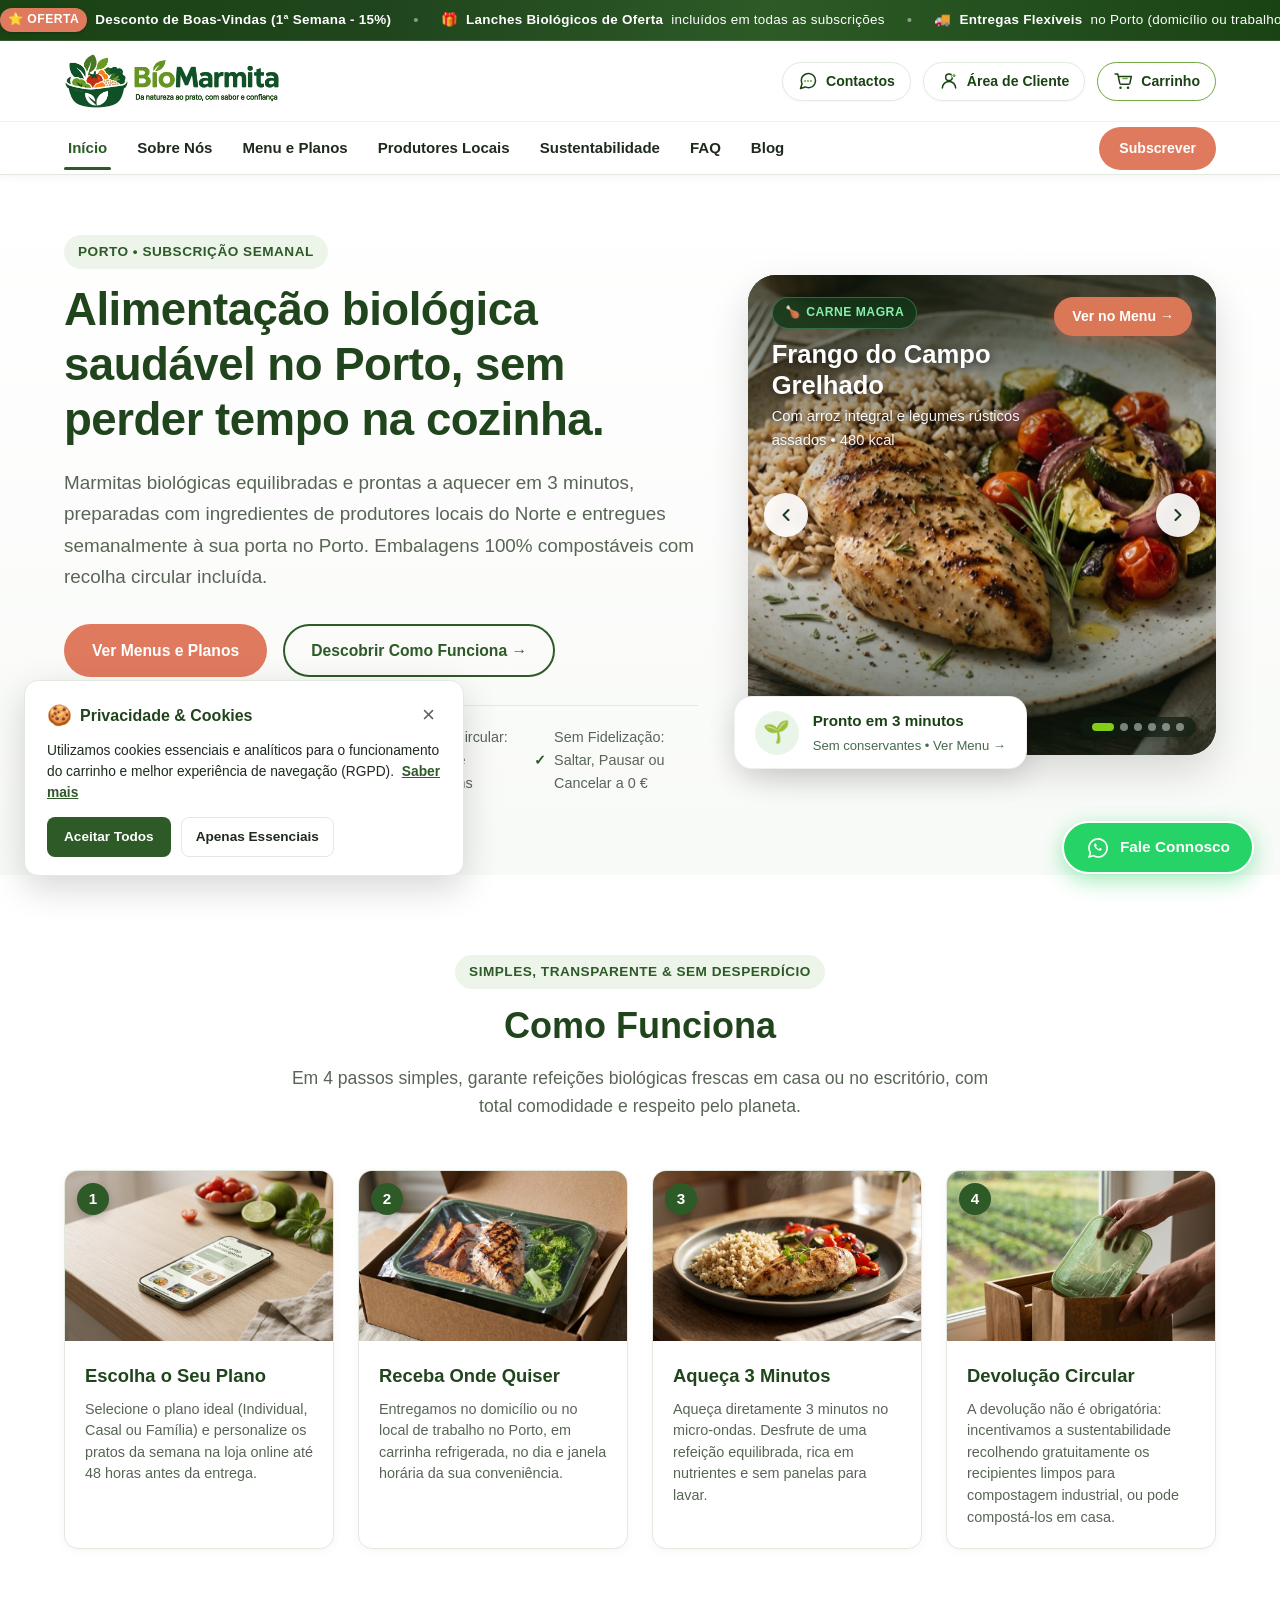
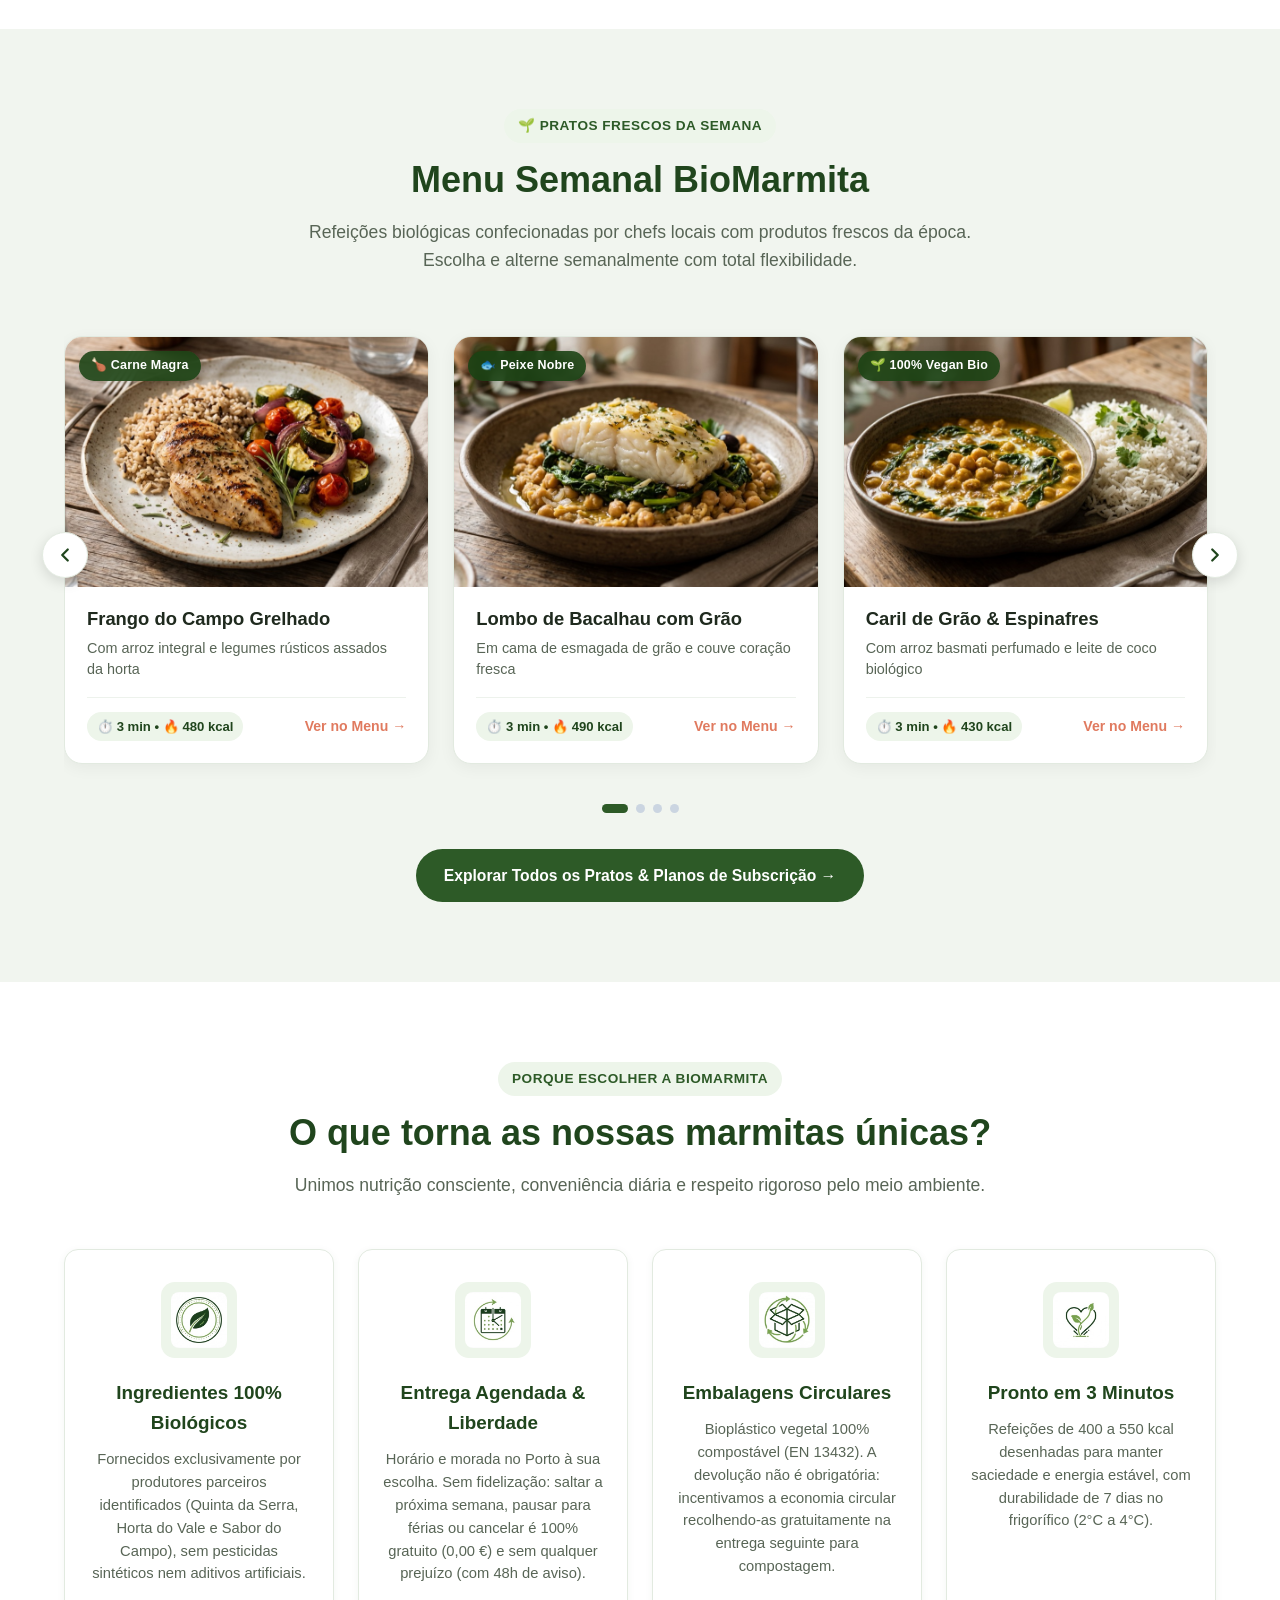
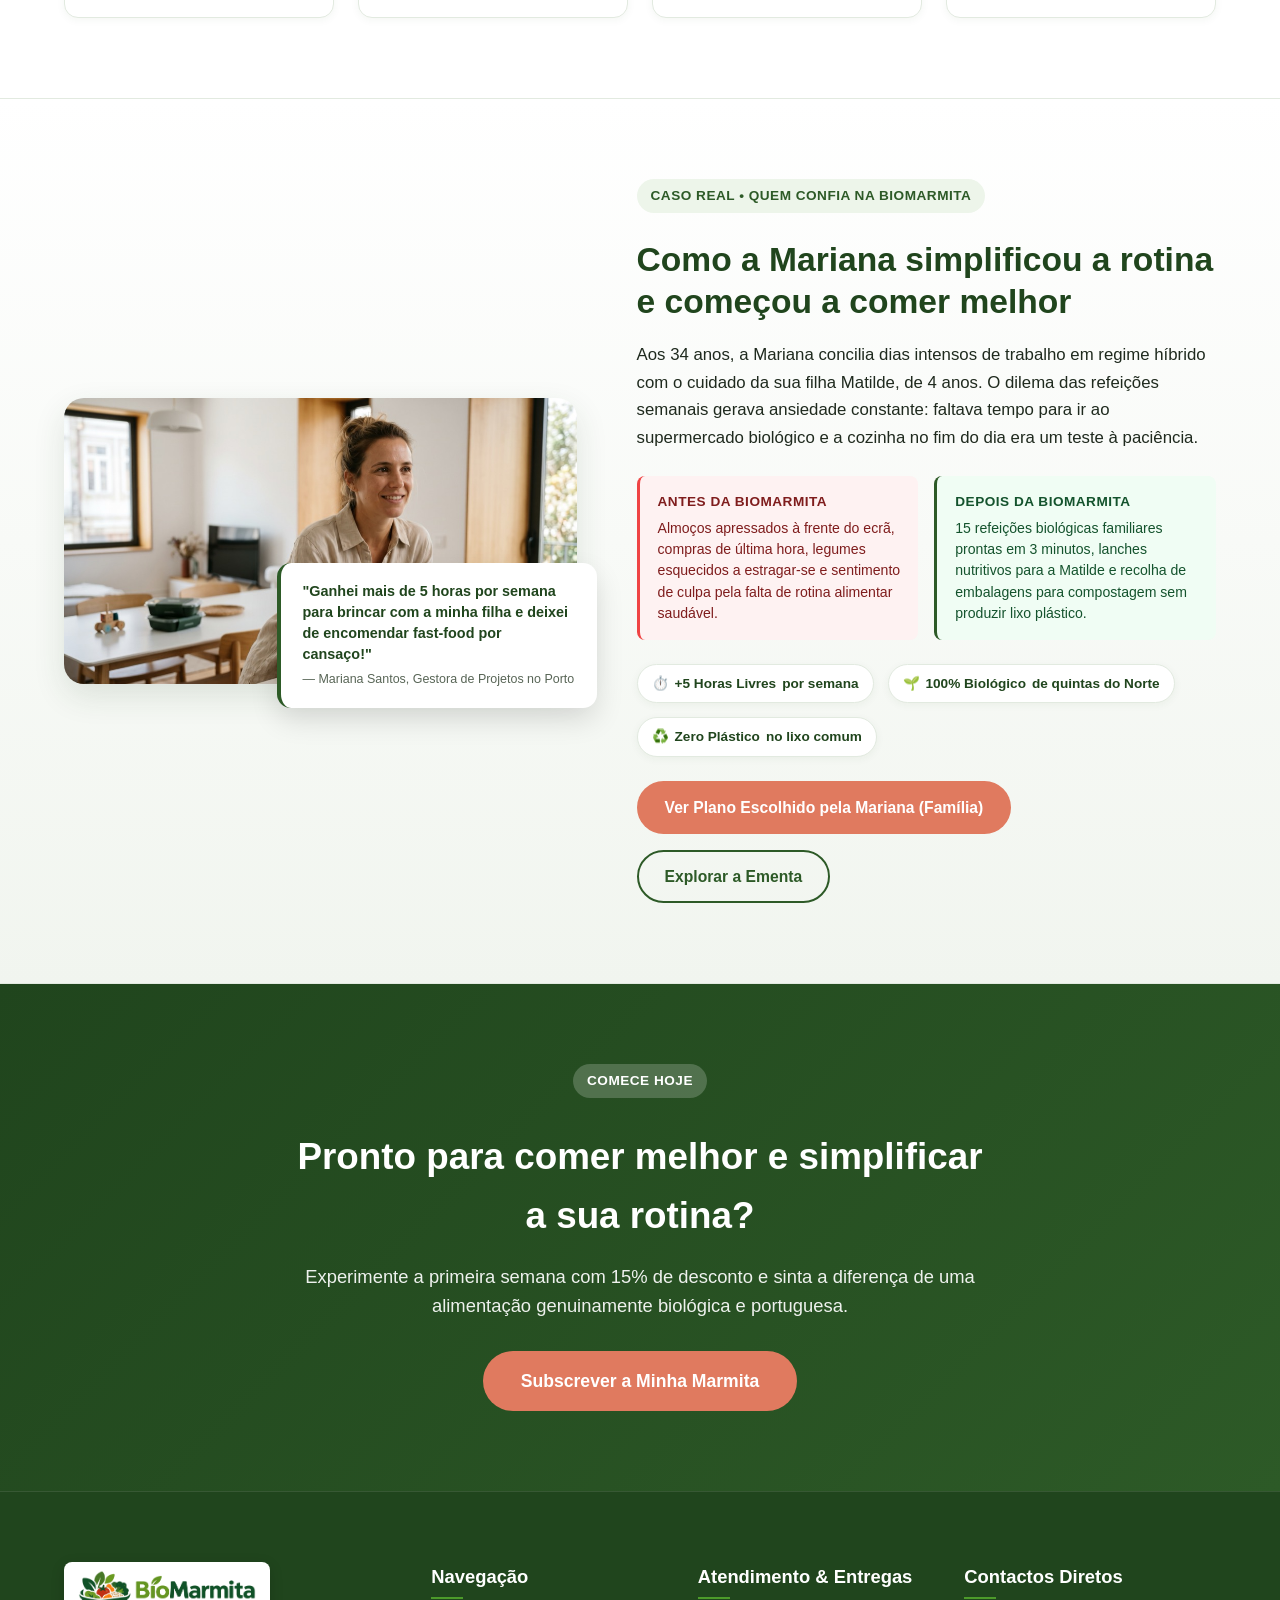
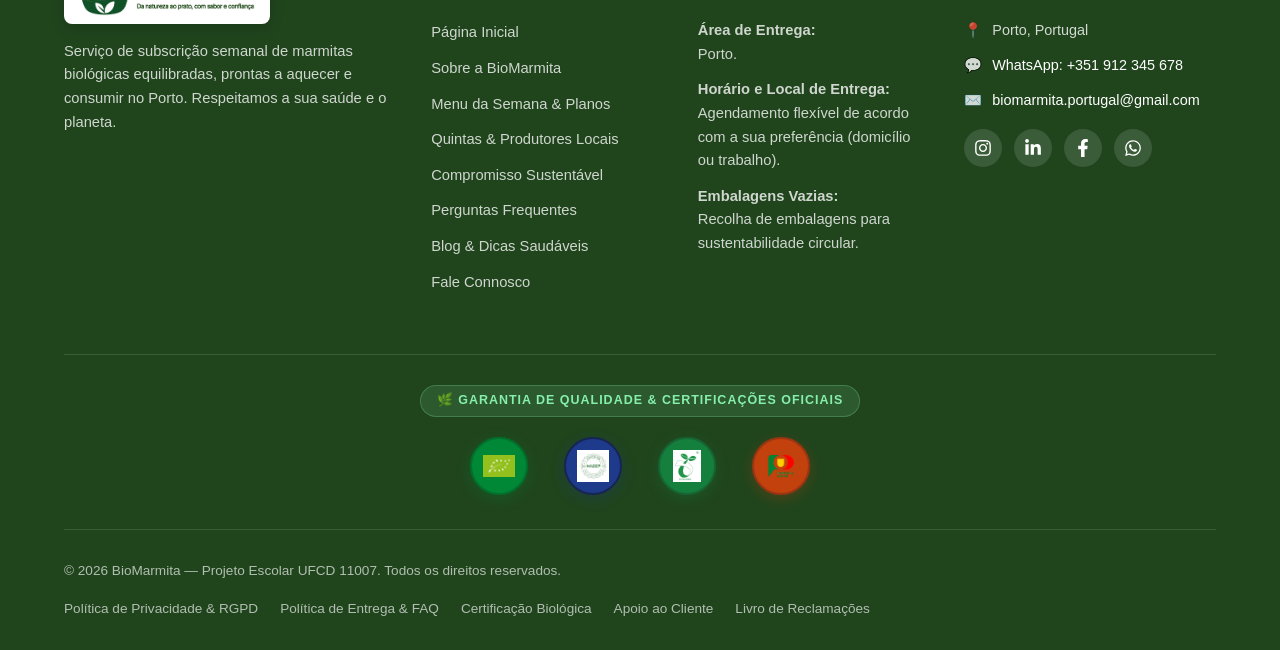
<file: index.html>
<!DOCTYPE html>
<html lang="pt-PT">
<head>
  <meta charset="UTF-8">
  <meta name="viewport" content="width=device-width, initial-scale=1.0">
  <meta name="description" content="BioMarmita — Marmitas biológicas saudáveis por subscrição semanal no Porto. Prontas a aquecer, com ingredientes locais e embalagens compostáveis.">
  <title>BioMarmita — Da natureza ao prato, com sabor e confiança</title>
  <link rel="stylesheet" href="./css/style.css?v=2.7">
</head>
<body>

  <!-- ======================================================================
       FAIXA PROMOCIONAL (MARQUEE)
       ====================================================================== -->
  <aside class="promo-marquee-bar" aria-label="Avisos Promocionais da BioMarmita">
    <a href="carrinho.html" class="promo-marquee-link" title="Aproveite o Desconto de Boas-Vindas de 15% na 1ª Semana">
      <div class="promo-marquee-track">
        <div class="promo-marquee-content">
          <span class="promo-item"><span class="promo-tag">⭐ Oferta</span> <strong>Desconto de Boas-Vindas (1ª Semana - 15%)</strong></span>
          <span class="promo-sep">•</span>
          <span class="promo-item">🎁 <strong>Lanches Biológicos de Oferta</strong> incluídos em todas as subscrições</span>
          <span class="promo-sep">•</span>
          <span class="promo-item">🚚 <strong>Entregas Flexíveis</strong> no Porto (domicílio ou trabalho)</span>
          <span class="promo-sep">•</span>
          <span class="promo-item">🌱 Ingredientes <strong>100% Biológicos Certificados</strong> de quintas do Norte</span>
          <span class="promo-sep">•</span>
          <span class="promo-item">⏱️ Marmitas prontas a consumir em <strong>3 minutos</strong> • 7 dias a vácuo</span>
          <span class="promo-sep">•</span>
        </div>
        <!-- Duplicação exata para loop contínuo infinito suave -->
        <div class="promo-marquee-content" aria-hidden="true">
          <span class="promo-item"><span class="promo-tag">⭐ Oferta</span> <strong>Desconto de Boas-Vindas (1ª Semana - 15%)</strong></span>
          <span class="promo-sep">•</span>
          <span class="promo-item">🎁 <strong>Lanches Biológicos de Oferta</strong> incluídos em todas as subscrições</span>
          <span class="promo-sep">•</span>
          <span class="promo-item">🚚 <strong>Entregas Flexíveis</strong> no Porto (domicílio ou trabalho)</span>
          <span class="promo-sep">•</span>
          <span class="promo-item">🌱 Ingredientes <strong>100% Biológicos Certificados</strong> de quintas do Norte</span>
          <span class="promo-sep">•</span>
          <span class="promo-item">⏱️ Marmitas prontas a consumir em <strong>3 minutos</strong> • 7 dias a vácuo</span>
          <span class="promo-sep">•</span>
        </div>
      </div>
    </a>
  </aside>

  <!-- ======================================================================
       CABEÇALHO & BARRA DE NAVEGAÇÃO DE 2 LINHAS
       ====================================================================== -->
  <header class="site-header">
    <!-- Linha 1: Topo (Logo na esquerda e Contactos, Área do Cliente e Carrinho na direita) -->
    <div class="header-top-row">
      <div class="container header-top-container">
        <a href="index.html" class="brand-logo" aria-label="BioMarmita — Da natureza ao prato, com sabor e confiança.">
          <img src="./assets/imagens/logo-biomarmita-horizontal.png" alt="BioMarmita — Da natureza ao prato, com sabor e confiança." class="brand-logo-horizontal">
        </a>

        <div class="header-top-actions">
          <a href="contactos.html" class="header-action-btn" title="Contactos e Apoio ao Cliente">
            <span class="action-icon">
              <svg width="20" height="20" viewBox="0 0 24 24" fill="none" xmlns="http://www.w3.org/2000/svg">
              <path d="M21 11.5a8.38 8.38 0 0 1-.9 3.8 8.5 8.5 0 0 1-7.6 4.7 8.38 8.38 0 0 1-3.8-.9L3 21l1.9-5.7a8.38 8.38 0 0 1-.9-3.8 8.5 8.5 0 0 1 4.7-7.6 8.38 8.38 0 0 1 3.8-.9h.5a8.48 8.48 0 0 1 8 8v.5z" stroke="#1A4314" stroke-width="1.8" stroke-linecap="round" stroke-linejoin="round"/>
              <circle cx="8.5" cy="12" r="1.25" fill="#73A942"/>
              <circle cx="12" cy="12" r="1.25" fill="#73A942"/>
              <circle cx="15.5" cy="12" r="1.25" fill="#73A942"/>
            </svg>
            </span>
            <span class="action-label">Contactos</span>
          </a>
          <a href="area-cliente.html" class="header-action-btn" title="Área de Cliente">
            <span class="action-icon">
              <svg width="20" height="20" viewBox="0 0 24 24" fill="none" xmlns="http://www.w3.org/2000/svg">
              <circle cx="12" cy="7.5" r="4" stroke="#1A4314" stroke-width="1.8"/>
              <path d="M4 20.5a8 8 0 0 1 16 0" stroke="#1A4314" stroke-width="1.8" stroke-linecap="round"/>
              <circle cx="18" cy="5.5" r="2.5" fill="#73A942" stroke="#ffffff" stroke-width="1.2"/>
            </svg>
            </span>
            <span class="action-label">Área de Cliente</span>
          </a>
          <a href="carrinho.html" class="header-action-btn cart-btn" title="Ver Carrinho de Compras">
            <span class="action-icon">
              <svg width="20" height="20" viewBox="0 0 24 24" fill="none" xmlns="http://www.w3.org/2000/svg">
              <circle cx="9" cy="20" r="1.5" fill="#1A4314"/>
              <circle cx="18" cy="20" r="1.5" fill="#1A4314"/>
              <path d="M2.5 3.5h3.2l2.4 11.2a1.5 1.5 0 0 0 1.5 1.1h9.2a1.5 1.5 0 0 0 1.5-1.1L22 6.5H6.5" stroke="#1A4314" stroke-width="1.8" stroke-linecap="round" stroke-linejoin="round"/>
              <path d="M12 9h5" stroke="#73A942" stroke-width="2" stroke-linecap="round"/>
            </svg>
            </span>
            <span class="action-label">Carrinho</span>
          </a>

          <!-- Botão Hambúrguer para ecrãs móveis -->
          <button class="hamburger-btn" id="hamburgerBtn" aria-label="Abrir menu de navegação" aria-expanded="false">
            <svg viewBox="0 0 24 24" fill="none" stroke="#1A4314" stroke-width="2" stroke-linecap="round" stroke-linejoin="round">
              <line x1="3" y1="12" x2="21" y2="12"></line>
              <line x1="3" y1="6" x2="21" y2="6"></line>
              <line x1="3" y1="18" x2="21" y2="18"></line>
            </svg>
          </button>
        </div>
      </div>
    </div>

    <!-- Linha 2: Menu de Navegação com Botão de Subscrição -->
    <div class="header-bottom-row">
      <div class="container header-bottom-container">
        <nav class="nav-menu" id="navMenu">
          <a href="index.html" class="nav-link active">Início</a>
          <a href="sobre.html" class="nav-link">Sobre Nós</a>
          <a href="menu.html" class="nav-link">Menu e Planos</a>
          <a href="produtores.html" class="nav-link">Produtores Locais</a>
          <a href="sustentabilidade.html" class="nav-link">Sustentabilidade</a>
          <a href="faq.html" class="nav-link">FAQ</a>
          <a href="blog.html" class="nav-link">Blog</a>
          <a href="contactos.html" class="nav-link nav-mobile-only">Contactos</a>
          <a href="area-cliente.html" class="nav-link nav-mobile-only">Área de Cliente</a>
          <a href="carrinho.html" class="nav-link nav-mobile-only">Carrinho</a>
          <a href="carrinho.html" class="btn btn-accent btn-sm nav-cta">Subscrever</a>
        </nav>
      </div>
    </div>
  </header>

  <!-- ======================================================================
       SEÇÃO HERO PRINCIPAL
       ====================================================================== -->
  <main>
    <section class="hero-home">
      <div class="container hero-grid">
        <div class="hero-content">
          <span class="badge">Porto • Subscrição Semanal</span>
          <h1>Alimentação biológica saudável no Porto, sem perder tempo na cozinha.</h1>
          <p>
            Marmitas biológicas equilibradas e prontas a aquecer em 3 minutos, preparadas com ingredientes de produtores locais do Norte e entregues semanalmente à sua porta no Porto. Embalagens 100% compostáveis com recolha circular incluída.
          </p>
          <div class="hero-actions">
            <a href="menu.html" class="btn btn-accent">Ver Menus e Planos</a>
            <a href="#como-funciona" class="btn btn-outline">Descobrir Como Funciona →</a>
          </div>
          <div class="hero-badges-strip">
            <div class="hero-badge-item">
              <span>✓</span> Ingredientes 100% Biológicos Certificados
            </div>
            <div class="hero-badge-item">
              <span>✓</span> Agendamento no Domicílio ou Trabalho
            </div>
            <div class="hero-badge-item">
              <span>✓</span> Incentivo Circular: Recolha de Embalagens
            </div>
            <div class="hero-badge-item">
              <span>✓</span> Sem Fidelização: Saltar, Pausar ou Cancelar a 0 €
            </div>
          </div>
        </div>

        <!-- Carrossel de Pratos Reais em Destaque -->
        <div class="hero-image-wrapper hero-carousel-wrapper" id="heroDishCarousel" role="region" aria-roledescription="carousel" aria-label="Destaques dos Pratos do Menu BioMarmita">
          <div class="hero-carousel-container">
            <!-- Slide 1: Frango do Campo Grelhado -->
            <div class="hero-carousel-slide active" role="group" aria-roledescription="slide" aria-label="1 de 6: Frango do Campo Grelhado">
              <img src="./assets/imagens/menu-tradicional.jpeg" alt="Frango biológico grelhado com arroz integral e legumes rústicos assados" class="hero-img" loading="lazy" decoding="async">
              <div class="hero-slide-overlay" aria-hidden="true"></div>
              <div class="hero-slide-header">
                <div class="hero-slide-meta">
                  <span class="hero-slide-category">
                    <span class="category-icon" aria-hidden="true">🍗</span> CARNE MAGRA
                  </span>
                  <h3 class="hero-slide-title">Frango do Campo Grelhado</h3>
                  <p class="hero-slide-desc">Com arroz integral e legumes rústicos assados • 480 kcal</p>
                </div>
                <a href="menu.html" class="hero-slide-cta" title="Ver Frango do Campo no Menu">
                  Ver no Menu →
                </a>
              </div>
            </div>

            <!-- Slide 2: Lombo de Bacalhau com Grão -->
            <div class="hero-carousel-slide" role="group" aria-roledescription="slide" aria-label="2 de 6: Lombo de Bacalhau com Grão" aria-hidden="true">
              <img src="./assets/imagens/prato-bacalhau-grao.jpeg" alt="Lombo de Bacalhau com Grão e couve portuguesa da Horta do Vale" class="hero-img" loading="lazy" decoding="async">
              <div class="hero-slide-overlay" aria-hidden="true"></div>
              <div class="hero-slide-header">
                <div class="hero-slide-meta">
                  <span class="hero-slide-category">
                    <span class="category-icon" aria-hidden="true">🐟</span> PEIXE TRADICIONAL
                  </span>
                  <h3 class="hero-slide-title">Lombo de Bacalhau com Grão</h3>
                  <p class="hero-slide-desc">Em cama de esmagada de grão e couve portuguesa • 490 kcal</p>
                </div>
                <a href="menu.html" class="hero-slide-cta" title="Ver Lombo de Bacalhau no Menu">
                  Ver no Menu →
                </a>
              </div>
            </div>

            <!-- Slide 3: Caril de Grão & Espinafres -->
            <div class="hero-carousel-slide" role="group" aria-roledescription="slide" aria-label="3 de 6: Caril de Grão &amp; Espinafres" aria-hidden="true">
              <img src="./assets/imagens/prato-caril-grao.jpeg" alt="Caril de Grão &amp; Espinafres com arroz basmati perfumado" class="hero-img" loading="lazy" decoding="async">
              <div class="hero-slide-overlay" aria-hidden="true"></div>
              <div class="hero-slide-header">
                <div class="hero-slide-meta">
                  <span class="hero-slide-category">
                    <span class="category-icon" aria-hidden="true">🌱</span> 100% VEGAN BIO
                  </span>
                  <h3 class="hero-slide-title">Caril de Grão &amp; Espinafres</h3>
                  <p class="hero-slide-desc">Com arroz basmati perfumado e leite de coco bio • 430 kcal</p>
                </div>
                <a href="menu.html" class="hero-slide-cta" title="Ver Caril de Grão no Menu">
                  Ver no Menu →
                </a>
              </div>
            </div>

            <!-- Slide 4: Peito de Peru Recheado -->
            <div class="hero-carousel-slide" role="group" aria-roledescription="slide" aria-label="4 de 6: Peito de Peru Recheado" aria-hidden="true">
              <img src="./assets/imagens/prato-peru-espinafres.jpeg" alt="Peito de Peru Recheado com espinafres e batata-doce assada" class="hero-img" loading="lazy" decoding="async">
              <div class="hero-slide-overlay" aria-hidden="true"></div>
              <div class="hero-slide-header">
                <div class="hero-slide-meta">
                  <span class="hero-slide-category">
                    <span class="category-icon" aria-hidden="true">🍗</span> CARNE MAGRA
                  </span>
                  <h3 class="hero-slide-title">Peito de Peru Recheado</h3>
                  <p class="hero-slide-desc">Com espinafres frescos e batata-doce assada • 460 kcal</p>
                </div>
                <a href="menu.html" class="hero-slide-cta" title="Ver Peito de Peru no Menu">
                  Ver no Menu →
                </a>
              </div>
            </div>

            <!-- Slide 5: Salmão Fresco & Quinoa Real -->
            <div class="hero-carousel-slide" role="group" aria-roledescription="slide" aria-label="5 de 6: Salmão Fresco &amp; Quinoa Real" aria-hidden="true">
              <img src="./assets/imagens/menu-fitness.jpeg" alt="Salmão Fresco &amp; Quinoa Real com brócolos ao vapor" class="hero-img" loading="lazy" decoding="async">
              <div class="hero-slide-overlay" aria-hidden="true"></div>
              <div class="hero-slide-header">
                <div class="hero-slide-meta">
                  <span class="hero-slide-category">
                    <span class="category-icon" aria-hidden="true">🐟</span> FITNESS &amp; ÓMEGA-3
                  </span>
                  <h3 class="hero-slide-title">Salmão Fresco &amp; Quinoa Real</h3>
                  <p class="hero-slide-desc">Ao perfume de limão com brócolos ao vapor • 510 kcal</p>
                </div>
                <a href="menu.html" class="hero-slide-cta" title="Ver Salmão Fresco no Menu">
                  Ver no Menu →
                </a>
              </div>
            </div>

            <!-- Slide 6: Bowl de Tofu & Abacate -->
            <div class="hero-carousel-slide" role="group" aria-roledescription="slide" aria-label="6 de 6: Bowl de Tofu &amp; Abacate" aria-hidden="true">
              <img src="./assets/imagens/menu-vegetariano.jpeg" alt="Bowl de Tofu &amp; Abacate com edamame e molho sésamo" class="hero-img" loading="lazy" decoding="async">
              <div class="hero-slide-overlay" aria-hidden="true"></div>
              <div class="hero-slide-header">
                <div class="hero-slide-meta">
                  <span class="hero-slide-category">
                    <span class="category-icon" aria-hidden="true">🥑</span> PLANT-BASED BOWL
                  </span>
                  <h3 class="hero-slide-title">Bowl de Tofu &amp; Abacate</h3>
                  <p class="hero-slide-desc">Com edamame, batata-doce e molho sésamo • 420 kcal</p>
                </div>
                <a href="menu.html" class="hero-slide-cta" title="Ver Bowl de Tofu no Menu">
                  Ver no Menu →
                </a>
              </div>
            </div>

            <!-- Botões de Navegação (Setas Anterior / Seguinte) -->
            <button type="button" class="hero-carousel-nav-btn prev" id="heroCarouselPrev" aria-label="Prato anterior">
              <svg width="20" height="20" viewBox="0 0 24 24" fill="none" stroke="currentColor" stroke-width="2.5" stroke-linecap="round" stroke-linejoin="round" aria-hidden="true">
                <polyline points="15 18 9 12 15 6"></polyline>
              </svg>
            </button>
            <button type="button" class="hero-carousel-nav-btn next" id="heroCarouselNext" aria-label="Próximo prato">
              <svg width="20" height="20" viewBox="0 0 24 24" fill="none" stroke="currentColor" stroke-width="2.5" stroke-linecap="round" stroke-linejoin="round" aria-hidden="true">
                <polyline points="9 18 15 12 9 6"></polyline>
              </svg>
            </button>

            <!-- Cápsula de Indicadores (Dots) -->
            <div class="hero-carousel-dots-capsule" role="tablist" aria-label="Navegar pelos pratos">
              <button type="button" class="hero-carousel-dot active" data-slide="0" role="tab" aria-selected="true" aria-label="Ver Frango do Campo Grelhado"></button>
              <button type="button" class="hero-carousel-dot" data-slide="1" role="tab" aria-selected="false" aria-label="Ver Lombo de Bacalhau com Grão"></button>
              <button type="button" class="hero-carousel-dot" data-slide="2" role="tab" aria-selected="false" aria-label="Ver Caril de Grão &amp; Espinafres"></button>
              <button type="button" class="hero-carousel-dot" data-slide="3" role="tab" aria-selected="false" aria-label="Ver Peito de Peru Recheado"></button>
              <button type="button" class="hero-carousel-dot" data-slide="4" role="tab" aria-selected="false" aria-label="Ver Salmão Fresco &amp; Quinoa Real"></button>
              <button type="button" class="hero-carousel-dot" data-slide="5" role="tab" aria-selected="false" aria-label="Ver Bowl de Tofu &amp; Abacate"></button>
            </div>
          </div>

          <!-- Card Flutuante Pronto em 3 minutos -->
          <a href="menu.html" class="hero-floating-card" title="Ver menu completo BioMarmita">
            <div class="floating-icon" aria-hidden="true">🌱</div>
            <div class="floating-text">
              <strong>Pronto em 3 minutos</strong>
              <span>Sem conservantes • Ver Menu →</span>
            </div>
          </a>
        </div>
      </div>
    </section>


    <!-- ======================================================================
         SEÇÃO: COMO FUNCIONA (4 PASSOS SIMPLES)
         ====================================================================== -->
    <section class="section section-white" id="como-funciona">
      <div class="container">
        <div class="section-header">
          <span class="badge">Simples, Transparente &amp; Sem Desperdício</span>
          <h2 class="section-title">Como Funciona</h2>
          <p class="section-subtitle">
            Em 4 passos simples, garante refeições biológicas frescas em casa ou no escritório, com total comodidade e respeito pelo planeta.
          </p>
          <span class="mobile-swipe-hint"><span aria-hidden="true">👉</span> Deslize para ver os 4 passos</span>
        </div>

        <div class="steps-visual-grid">
          <!-- Passo 1 -->
          <div class="step-card-visual">
            <div class="step-visual-img-box">
              <img src="./assets/imagens/passo-escolha-plano.jpeg" alt="Escolha do plano e marmitas no telemóvel" loading="lazy" decoding="async">
              <div class="step-visual-badge">1</div>
            </div>
            <div class="step-visual-body">
              <h3>Escolha o Seu Plano</h3>
              <p>
                Selecione o plano ideal (Individual, Casal ou Família) e personalize os pratos da semana na loja online até 48 horas antes da entrega.
              </p>
            </div>
          </div>

          <!-- Passo 2 -->
          <div class="step-card-visual">
            <div class="step-visual-img-box">
              <img src="./assets/imagens/passo-receba-marmitas.jpeg" alt="Entrega da caixa BioMarmita com flexibilidade de horário e morada" loading="lazy" decoding="async">
              <div class="step-visual-badge">2</div>
            </div>
            <div class="step-visual-body">
              <h3>Receba Onde Quiser</h3>
              <p>
                Entregamos no domicílio ou no local de trabalho no Porto, em carrinha refrigerada, no dia e janela horária da sua conveniência.
              </p>
            </div>
          </div>

          <!-- Passo 3 -->
          <div class="step-card-visual">
            <div class="step-visual-img-box">
              <img src="./assets/imagens/passo-aqueca-desfrute.jpeg" alt="Marmita a aquecer e pronta em 3 minutos" loading="lazy" decoding="async">
              <div class="step-visual-badge">3</div>
            </div>
            <div class="step-visual-body">
              <h3>Aqueça 3 Minutos</h3>
              <p>
                Aqueça diretamente 3 minutos no micro-ondas. Desfrute de uma refeição equilibrada, rica em nutrientes e sem panelas para lavar.
              </p>
            </div>
          </div>

          <!-- Passo 4 -->
          <div class="step-card-visual">
            <div class="step-visual-img-box">
              <img src="./assets/imagens/passo-compostagem.jpeg" alt="Recipiente bioplástico guardado para recolha e compostagem" loading="lazy" decoding="async">
              <div class="step-visual-badge">4</div>
            </div>
            <div class="step-visual-body">
              <h3>Devolução Circular</h3>
              <p>
                A devolução não é obrigatória: incentivamos a sustentabilidade recolhendo gratuitamente os recipientes limpos para compostagem industrial, ou pode compostá-los em casa.
              </p>
            </div>
          </div>
        </div>
      </div>
    </section>

    <!-- ======================================================================
         SEÇÃO: MENU SEMANAL (CARROSSEL MINIMALISTA DE PRODUTOS)
         ====================================================================== -->
    <section class="section section-alt" id="menu-semanal">
      <div class="container">
        <div class="section-header">
          <span class="badge">🌱 Pratos Frescos da Semana</span>
          <h2 class="section-title">Menu Semanal BioMarmita</h2>
          <p class="section-subtitle">
            Refeições biológicas confecionadas por chefs locais com produtos frescos da época. Escolha e alterne semanalmente com total flexibilidade.
          </p>
        </div>

        <div class="weekly-carousel-wrapper">
          <button type="button" class="weekly-nav-btn prev" id="weeklyPrevBtn" aria-label="Prato anterior">
            <svg width="22" height="22" viewBox="0 0 24 24" fill="none" stroke="currentColor" stroke-width="2.5" stroke-linecap="round" stroke-linejoin="round"><polyline points="15 18 9 12 15 6"></polyline></svg>
          </button>

          <div class="weekly-carousel-viewport" id="weeklyCarouselViewport">
            <div class="weekly-carousel-track" id="weeklyCarouselTrack">
              <!-- Prato 1 -->
              <article class="weekly-dish-card">
                <div class="weekly-dish-img-wrap">
                  <img src="./assets/imagens/menu-tradicional.jpeg" alt="Frango do Campo Grelhado" loading="lazy">
                  <span class="weekly-dish-badge">🍗 Carne Magra</span>
                </div>
                <div class="weekly-dish-body">
                  <h3 class="weekly-dish-title">Frango do Campo Grelhado</h3>
                  <p class="weekly-dish-desc">Com arroz integral e legumes rústicos assados da horta</p>
                  <div class="weekly-dish-footer">
                    <span class="weekly-dish-meta">⏱️ 3 min • 🔥 480 kcal</span>
                    <a href="menu.html" class="weekly-dish-link" aria-label="Ver Frango do Campo Grelhado no Menu">Ver no Menu →</a>
                  </div>
                </div>
              </article>

              <!-- Prato 2 -->
              <article class="weekly-dish-card">
                <div class="weekly-dish-img-wrap">
                  <img src="./assets/imagens/prato-bacalhau-grao.jpeg" alt="Lombo de Bacalhau com Grão" loading="lazy">
                  <span class="weekly-dish-badge">🐟 Peixe Nobre</span>
                </div>
                <div class="weekly-dish-body">
                  <h3 class="weekly-dish-title">Lombo de Bacalhau com Grão</h3>
                  <p class="weekly-dish-desc">Em cama de esmagada de grão e couve coração fresca</p>
                  <div class="weekly-dish-footer">
                    <span class="weekly-dish-meta">⏱️ 3 min • 🔥 490 kcal</span>
                    <a href="menu.html" class="weekly-dish-link" aria-label="Ver Lombo de Bacalhau com Grão no Menu">Ver no Menu →</a>
                  </div>
                </div>
              </article>

              <!-- Prato 3 -->
              <article class="weekly-dish-card">
                <div class="weekly-dish-img-wrap">
                  <img src="./assets/imagens/prato-caril-grao.jpeg" alt="Caril de Grão & Espinafres" loading="lazy">
                  <span class="weekly-dish-badge">🌱 100% Vegan Bio</span>
                </div>
                <div class="weekly-dish-body">
                  <h3 class="weekly-dish-title">Caril de Grão &amp; Espinafres</h3>
                  <p class="weekly-dish-desc">Com arroz basmati perfumado e leite de coco biológico</p>
                  <div class="weekly-dish-footer">
                    <span class="weekly-dish-meta">⏱️ 3 min • 🔥 430 kcal</span>
                    <a href="menu.html" class="weekly-dish-link" aria-label="Ver Caril de Grão & Espinafres no Menu">Ver no Menu →</a>
                  </div>
                </div>
              </article>

              <!-- Prato 4 -->
              <article class="weekly-dish-card">
                <div class="weekly-dish-img-wrap">
                  <img src="./assets/imagens/prato-peru-espinafres.jpeg" alt="Peito de Peru Recheado" loading="lazy">
                  <span class="weekly-dish-badge">🍗 Carne Magra</span>
                </div>
                <div class="weekly-dish-body">
                  <h3 class="weekly-dish-title">Peito de Peru Recheado</h3>
                  <p class="weekly-dish-desc">Espinafres frescos salteados e batata-doce assada no forno</p>
                  <div class="weekly-dish-footer">
                    <span class="weekly-dish-meta">⏱️ 3 min • 🔥 460 kcal</span>
                    <a href="menu.html" class="weekly-dish-link" aria-label="Ver Peito de Peru Recheado no Menu">Ver no Menu →</a>
                  </div>
                </div>
              </article>

              <!-- Prato 5 -->
              <article class="weekly-dish-card">
                <div class="weekly-dish-img-wrap">
                  <img src="./assets/imagens/menu-fitness.jpeg" alt="Salmão Fresco & Quinoa Real" loading="lazy">
                  <span class="weekly-dish-badge">🐟 Fitness &amp; Ómega-3</span>
                </div>
                <div class="weekly-dish-body">
                  <h3 class="weekly-dish-title">Salmão Fresco &amp; Quinoa Real</h3>
                  <p class="weekly-dish-desc">Ao perfume de limão com raminhos de brócolos ao vapor</p>
                  <div class="weekly-dish-footer">
                    <span class="weekly-dish-meta">⏱️ 3 min • 🔥 510 kcal</span>
                    <a href="menu.html" class="weekly-dish-link" aria-label="Ver Salmão Fresco & Quinoa Real no Menu">Ver no Menu →</a>
                  </div>
                </div>
              </article>

              <!-- Prato 6 -->
              <article class="weekly-dish-card">
                <div class="weekly-dish-img-wrap">
                  <img src="./assets/imagens/menu-vegetariano.jpeg" alt="Bowl de Tofu & Abacate" loading="lazy">
                  <span class="weekly-dish-badge">🥑 Plant-Based</span>
                </div>
                <div class="weekly-dish-body">
                  <h3 class="weekly-dish-title">Bowl de Tofu &amp; Abacate</h3>
                  <p class="weekly-dish-desc">Tofu marinado grelhado, edamame e vinagrete balsâmico</p>
                  <div class="weekly-dish-footer">
                    <span class="weekly-dish-meta">⏱️ 3 min • 🔥 420 kcal</span>
                    <a href="menu.html" class="weekly-dish-link" aria-label="Ver Bowl de Tofu & Abacate no Menu">Ver no Menu →</a>
                  </div>
                </div>
              </article>
            </div>
          </div>

          <button type="button" class="weekly-nav-btn next" id="weeklyNextBtn" aria-label="Próximo prato">
            <svg width="22" height="22" viewBox="0 0 24 24" fill="none" stroke="currentColor" stroke-width="2.5" stroke-linecap="round" stroke-linejoin="round"><polyline points="9 18 15 12 9 6"></polyline></svg>
          </button>
        </div>

        <!-- Indicadores / Dots da Navegação -->
        <div class="weekly-carousel-dots" id="weeklyCarouselDots" aria-label="Navegação de pratos"></div>

        <div style="text-align: center; margin-top: 36px;">
          <a href="menu.html" class="btn btn-primary btn-lg">Explorar Todos os Pratos &amp; Planos de Subscrição →</a>
        </div>
      </div>
    </section>

    <!-- ======================================================================
         OS 4 PILARES DA BIOMARMITA (PORQUE ESCOLHER A BIOMARMITA)
         ====================================================================== -->
    <section class="section section-white" id="porque-escolher">
      <div class="container">
        <div class="section-header">
          <span class="badge">Porque Escolher a BioMarmita</span>
          <h2 class="section-title">O que torna as nossas marmitas únicas?</h2>
          <p class="section-subtitle">
            Unimos nutrição consciente, conveniência diária e respeito rigoroso pelo meio ambiente.
          </p>
          <span class="mobile-swipe-hint"><span aria-hidden="true">👉</span> Deslize para ver os 4 pilares</span>
        </div>

        <div class="features-grid-4">
          <!-- Pilar 1 -->
          <div class="feature-card">
            <div class="feature-icon-box">
              <img src="./assets/icones/ingredientes_biologicos.jpeg" alt="Ícone Ingredientes Biológicos" loading="lazy" decoding="async">
            </div>
            <h3 class="feature-title">Ingredientes 100% Biológicos</h3>
            <p class="feature-desc">
              Fornecidos exclusivamente por produtores parceiros identificados (Quinta da Serra, Horta do Vale e Sabor do Campo), sem pesticidas sintéticos nem aditivos artificiais.
            </p>
          </div>

          <!-- Pilar 2 -->
          <div class="feature-card">
            <div class="feature-icon-box">
              <img src="./assets/icones/entrega_flexivel.jpeg" alt="Ícone Entrega Flexível" loading="lazy" decoding="async">
            </div>
            <h3 class="feature-title">Entrega Agendada &amp; Liberdade</h3>
            <p class="feature-desc">
              Horário e morada no Porto à sua escolha. Sem fidelização: saltar a próxima semana, pausar para férias ou cancelar é 100% gratuito (0,00 €) e sem qualquer prejuízo (com 48h de aviso).
            </p>
          </div>

          <!-- Pilar 3 -->
          <div class="feature-card">
            <div class="feature-icon-box">
              <img src="./assets/icones/embalagens_sustentaveis.jpeg" alt="Ícone Embalagens Sustentáveis" loading="lazy" decoding="async">
            </div>
            <h3 class="feature-title">Embalagens Circulares</h3>
            <p class="feature-desc">
              Bioplástico vegetal 100% compostável (EN 13432). A devolução não é obrigatória: incentivamos a economia circular recolhendo-as gratuitamente na entrega seguinte para compostagem.
            </p>
          </div>

          <!-- Pilar 4 -->
          <div class="feature-card">
            <div class="feature-icon-box">
              <img src="./assets/icones/mais_saude_e_bem_estar.jpeg" alt="Ícone Mais Saúde e Bem-Estar" loading="lazy" decoding="async">
            </div>
            <h3 class="feature-title">Pronto em 3 Minutos</h3>
            <p class="feature-desc">
              Refeições de 400 a 550 kcal desenhadas para manter saciedade e energia estável, com durabilidade de 7 dias no frigorífico (2°C a 4°C).
            </p>
          </div>
        </div>
      </div>
    </section>

    <!-- ======================================================================
         DESTAQUE DA PERSONA REAL: A ROTINA DA MARIANA SANTOS
         ====================================================================== -->
    <section class="persona-showcase">
      <div class="container">
        <div class="persona-grid">
          <!-- Coluna com a Foto Real da Mariana -->
          <div class="persona-image-col">
            <img src="./assets/imagens/persona-mariana-real.jpeg" alt="Mariana Santos na sua cozinha com portátil e refeição BioMarmita" class="persona-main-img" loading="lazy" decoding="async">
            <div class="persona-quote-card">
              <p>"Ganhei mais de 5 horas por semana para brincar com a minha filha e deixei de encomendar fast-food por cansaço!"</p>
              <span class="persona-quote-author">— Mariana Santos, Gestora de Projetos no Porto</span>
            </div>
          </div>

          <!-- Coluna com a História e Impacto Real -->
          <div class="persona-content-col">
            <span class="badge">Caso Real • Quem Confia na BioMarmita</span>
            <h2>Como a Mariana simplificou a rotina e começou a comer melhor</h2>
            <p class="persona-story-lead">
              Aos 34 anos, a Mariana concilia dias intensos de trabalho em regime híbrido com o cuidado da sua filha Matilde, de 4 anos. O dilema das refeições semanais gerava ansiedade constante: faltava tempo para ir ao supermercado biológico e a cozinha no fim do dia era um teste à paciência.
            </p>

            <div class="routine-comparison">
              <div class="routine-box routine-before">
                <strong>Antes da BioMarmita</strong>
                Almoços apressados à frente do ecrã, compras de última hora, legumes esquecidos a estragar-se e sentimento de culpa pela falta de rotina alimentar saudável.
              </div>
              <div class="routine-box routine-after">
                <strong>Depois da BioMarmita</strong>
                15 refeições biológicas familiares prontas em 3 minutos, lanches nutritivos para a Matilde e recolha de embalagens para compostagem sem produzir lixo plástico.
              </div>
            </div>

            <div class="persona-metrics-strip">
              <div class="persona-metric-pill">
                <span>⏱️</span> <strong>+5 Horas Livres</strong> por semana
              </div>
              <div class="persona-metric-pill">
                <span>🌱</span> <strong>100% Biológico</strong> de quintas do Norte
              </div>
              <div class="persona-metric-pill">
                <span>♻️</span> <strong>Zero Plástico</strong> no lixo comum
              </div>
            </div>

            <div class="persona-actions">
              <a href="carrinho.html?plano=familia" class="btn btn-accent">Ver Plano Escolhido pela Mariana (Família)</a>
              <a href="menu.html" class="btn btn-outline">Explorar a Ementa</a>
            </div>
          </div>
        </div>
      </div>
    </section>


    <!-- ======================================================================
         CHAMADA FINAL PARA AÇÃO (CTA)
         ====================================================================== -->
    <section class="section" style="background: linear-gradient(135deg, var(--color-primary-dark) 0%, var(--color-primary) 100%); color: #ffffff; text-align: center;">
      <div class="container" style="max-width: 760px;">
        <span class="badge" style="background: rgba(255,255,255,0.2); color: #fff;">Comece Hoje</span>
        <h2 style="font-size: 2.3rem; margin: 16px 0; color: #fff;">Pronto para comer melhor e simplificar a sua rotina?</h2>
        <p style="font-size: 1.15rem; opacity: 0.92; margin-bottom: 30px; line-height: 1.6;">
          Experimente a primeira semana com 15% de desconto e sinta a diferença de uma alimentação genuinamente biológica e portuguesa.
        </p>
        <a href="carrinho.html" class="btn btn-accent" style="font-size: 1.1rem; padding: 14px 36px;">Subscrever a Minha Marmita</a>
      </div>
    </section>
  </main>

  <!-- ======================================================================
       RODAPÉ CORPORATIVO UNIFICADO
       ====================================================================== -->
  <footer class="site-footer">
    <div class="container">
      <div class="footer-grid">
        <div class="footer-col footer-about">
          <a href="index.html" class="footer-brand-logo" aria-label="BioMarmita — Da natureza ao prato, com sabor e confiança.">
            <img src="./assets/imagens/logo-biomarmita-horizontal.png" alt="BioMarmita — Da natureza ao prato, com sabor e confiança." class="footer-brand-logo-img">
          </a>
          <p>
            Serviço de subscrição semanal de marmitas biológicas equilibradas, prontas a aquecer e consumir no Porto. Respeitamos a sua saúde e o planeta.
          </p>
        </div>

        <div class="footer-col">
          <h4>Navegação</h4>
          <ul class="footer-links">
            <li><a href="index.html">Página Inicial</a></li>
            <li><a href="sobre.html">Sobre a BioMarmita</a></li>
            <li><a href="menu.html">Menu da Semana & Planos</a></li>
            <li><a href="produtores.html">Quintas & Produtores Locais</a></li>
            <li><a href="sustentabilidade.html">Compromisso Sustentável</a></li>
            <li><a href="faq.html">Perguntas Frequentes</a></li>
            <li><a href="blog.html">Blog & Dicas Saudáveis</a></li>
            <li><a href="contactos.html">Fale Connosco</a></li>
          </ul>
        </div>

        <div class="footer-col">
          <h4>Atendimento & Entregas</h4>
          <p style="font-size: 0.92rem; color: rgba(255,255,255,0.78); margin-bottom: 12px;">
            <strong>Área de Entrega:</strong><br>
            Porto.
          </p>
          <p style="font-size: 0.92rem; color: rgba(255,255,255,0.78); margin-bottom: 12px;">
            <strong>Horário e Local de Entrega:</strong><br>
            Agendamento flexível de acordo com a sua preferência (domicílio ou trabalho).
          </p>
          <p style="font-size: 0.92rem; color: rgba(255,255,255,0.78);">
            <strong>Embalagens Vazias:</strong><br>
            Recolha de embalagens para sustentabilidade circular.
          </p>
        </div>

        <div class="footer-col">
          <h4>Contactos Diretos</h4>
          <div class="footer-contact-item">
            <span>📍</span>
            <span>Porto, Portugal</span>
          </div>
          <div class="footer-contact-item">
            <span>💬</span>
            <a href="https://wa.me/351912345678" target="_blank" style="color: #ffffff;">WhatsApp: +351 912 345 678</a>
          </div>
          <div class="footer-contact-item">
            <span>✉️</span>
            <a href="mailto:biomarmita.portugal@gmail.com" style="color: #ffffff;">biomarmita.portugal@gmail.com</a>
          </div>
          <div class="footer-social-links">
            <a href="https://instagram.com/biomarmita.portugal" target="_blank" rel="noopener noreferrer" class="social-btn social-instagram" aria-label="Instagram">
              <svg viewBox="0 0 448 512" width="18" height="18" fill="currentColor" aria-hidden="true"><path d="M224.1 141c-63.6 0-114.9 51.3-114.9 114.9s51.3 114.9 114.9 114.9S339 319.5 339 255.9 287.7 141 224.1 141zm0 189.6c-41.1 0-74.7-33.5-74.7-74.7s33.5-74.7 74.7-74.7 74.7 33.5 74.7 74.7-33.6 74.7-74.7 74.7zm146.4-194.3c0 14.9-12 26.8-26.8 26.8-14.9 0-26.8-12-26.8-26.8s12-26.8 26.8-26.8 26.8 12 26.8 26.8zm76.1 27.2c-1.7-35.9-9.9-67.7-36.2-93.9-26.2-26.2-58-34.4-93.9-36.2-37-2.1-147.9-2.1-184.9 0-35.8 1.7-67.6 9.9-93.9 36.1s-34.4 58-36.2 93.9c-2.1 37-2.1 147.9 0 184.9 1.7 35.9 9.9 67.7 36.2 93.9s58 34.4 93.9 36.2c37 2.1 147.9 2.1 184.9 0 35.9-1.7 67.7-9.9 93.9-36.2 26.2-26.2 34.4-58 36.2-93.9 2.1-37 2.1-147.8 0-184.8zM398.8 388c-7.8 19.6-22.9 34.7-42.6 42.6-29.5 11.7-99.5 9-132.1 9s-102.7 2.6-132.1-9c-19.6-7.8-34.7-22.9-42.6-42.6-11.7-29.5-9-99.5-9-132.1s-2.6-102.7 9-132.1c7.8-19.6 22.9-34.7 42.6-42.6 29.5-11.7 99.5-9 132.1-9s102.7-2.6 132.1 9c19.6 7.8 34.7 22.9 42.6 42.6 11.7 29.5 9 99.5 9 132.1s2.7 102.7-9 132.1z"/></svg>
            </a>
            <a href="https://linkedin.com" target="_blank" rel="noopener noreferrer" class="social-btn social-linkedin" aria-label="LinkedIn">
              <svg viewBox="0 0 448 512" width="18" height="18" fill="currentColor" aria-hidden="true"><path d="M100.28 448H7.4V148.9h92.88zM53.79 108.1C24.09 108.1 0 83.5 0 53.8a53.79 53.79 0 0 1 107.58 0c0 29.7-24.1 54.3-53.79 54.3zM447.9 448h-92.68V302.4c0-34.7-.7-79.2-48.29-79.2-48.29 0-55.69 37.7-55.69 76.7V448h-92.78V148.9h89.08v40.8h1.3c12.4-23.5 42.69-48.3 87.88-48.3 94 0 111.28 61.9 111.28 142.3V448z"/></svg>
            </a>
            <a href="https://facebook.com" target="_blank" rel="noopener noreferrer" class="social-btn social-facebook" aria-label="Facebook">
              <svg viewBox="0 0 320 512" width="18" height="18" fill="currentColor" aria-hidden="true"><path d="M279.14 288l14.22-92.66h-88.91v-60.13c0-25.35 12.42-50.06 52.24-50.06h40.42V6.26S260.43 0 225.36 0c-73.22 0-121.08 44.38-121.08 124.72v70.62H22.89V288h81.39v224h100.17V288z"/></svg>
            </a>
            <a href="https://wa.me/351912345678" target="_blank" rel="noopener noreferrer" class="social-btn social-whatsapp" aria-label="WhatsApp">
              <svg viewBox="0 0 448 512" width="18" height="18" fill="currentColor" aria-hidden="true"><path d="M380.9 97.1C339 55.1 283.2 32 223.9 32c-122.4 0-222 99.6-222 222 0 39.1 10.2 77.3 29.6 111L0 480l117.7-30.9c32.4 17.7 68.9 27 106.1 27h.1c122.3 0 224.1-99.6 224.1-222 0-59.3-25.2-115-67.1-157zm-157 341.6c-33.2 0-65.7-8.9-94-25.7l-6.7-4-69.8 18.3L72 359.2l-4.4-7c-18.5-29.4-28.2-63.3-28.2-98.2 0-101.7 82.8-184.5 184.6-184.5 49.3 0 95.6 19.2 130.4 54.1 34.8 34.9 56.2 81.2 56.1 130.5 0 101.8-84.9 184.6-186.6 184.6zm101.2-138.2c-5.5-2.8-32.8-16.2-37.9-18-5.1-1.9-8.8-2.8-12.5 2.8-3.7 5.6-14.3 18-17.6 21.8-3.2 3.7-6.5 4.2-12 1.4-32.6-16.3-54-29.1-75.5-66-5.7-9.8 5.7-9.1 16.3-30.3 1.8-3.7.9-6.9-.5-9.7-1.4-2.8-12.5-30.1-17.1-41.2-4.5-10.8-9.1-9.3-12.5-9.5-3.2-.2-6.9-.2-10.6-.2-3.7 0-9.7 1.4-14.8 6.9-5.1 5.6-19.4 19-19.4 46.3 0 27.3 19.9 53.7 22.6 57.4 2.8 3.7 39.1 59.7 94.8 83.8 35.2 15.2 49 16.5 66.6 13.9 10.7-1.6 32.8-13.4 37.4-26.4 4.6-13 4.6-24.1 3.2-26.4-1.3-2.5-5-3.9-10.5-6.6z"/></svg>
            </a>
          </div>
        </div>
      </div>

      <!-- Barra de Certificações Oficiais no Rodapé -->
      <div class="footer-certifications-bar">
        <div class="footer-cert-header">
          <span>🌿 Garantia de Qualidade &amp; Certificações Oficiais</span>
        </div>
        <div class="cert-logos-row" role="list" aria-label="Certificações Oficiais da BioMarmita">
          <!-- Selo 1: Euro-Folha UE -->
          <a href="sustentabilidade.html#certificacoes" class="cert-logo-item" role="listitem" title="Euro-Folha UE: 100% Bio • Sem Pesticidas nem OGM">
            <div class="cert-logo-circle euroleaf" aria-hidden="true">
              <img src="./assets/imagens/selo-euro-folha.png" alt="Euro-Folha UE" class="cert-logo-img" loading="lazy" decoding="async">
            </div>
            <div class="cert-logo-tooltip" role="tooltip">
              <strong class="cert-tooltip-title">Euro-Folha UE</strong>
              <span class="cert-tooltip-desc">100% Bio • Sem Pesticidas nem OGM</span>
              <span class="cert-tooltip-action">Saber mais →</span>
            </div>
          </a>

          <!-- Selo 2: Higiene e Segurança HACCP -->
          <a href="sustentabilidade.html#certificacoes" class="cert-logo-item" role="listitem" title="HACCP &amp; Higiene: Segurança Alimentar Certificada">
            <div class="cert-logo-circle haccp" aria-hidden="true">
              <img src="./assets/imagens/selo-haccp.png" alt="HACCP" class="cert-logo-img" loading="lazy" decoding="async">
            </div>
            <div class="cert-logo-tooltip" role="tooltip">
              <strong class="cert-tooltip-title">HACCP &amp; Higiene</strong>
              <span class="cert-tooltip-desc">Segurança Alimentar Certificada</span>
              <span class="cert-tooltip-action">Saber mais →</span>
            </div>
          </a>

          <!-- Selo 3: Bioplástico Compostável EN 13432 -->
          <a href="sustentabilidade.html#certificacoes" class="cert-logo-item" role="listitem" title="Norma EN 13432: Bioplástico 100% Compostável">
            <div class="cert-logo-circle compost" aria-hidden="true">
              <img src="./assets/imagens/selo-en-13432.png" alt="Norma EN 13432" class="cert-logo-img" loading="lazy" decoding="async">
            </div>
            <div class="cert-logo-tooltip" role="tooltip">
              <strong class="cert-tooltip-title">Norma EN 13432</strong>
              <span class="cert-tooltip-desc">Bioplástico 100% Compostável</span>
              <span class="cert-tooltip-action">Saber mais →</span>
            </div>
          </a>

          <!-- Selo 4: Cadeia Curta / Origem Nacional -->
          <a href="produtores.html" class="cert-logo-item" role="listitem" title="Cadeia Curta (< 60 km): Produtores Locais do Norte">
            <div class="cert-logo-circle local" aria-hidden="true">
              <img src="./assets/imagens/selo-cadeia-curta.png" alt="Cadeia Curta" class="cert-logo-img" loading="lazy" decoding="async">
            </div>
            <div class="cert-logo-tooltip" role="tooltip">
              <strong class="cert-tooltip-title">Cadeia Curta (&lt; 60 km)</strong>
              <span class="cert-tooltip-desc">Produtores Locais do Norte</span>
              <span class="cert-tooltip-action">Conhecer quintas →</span>
            </div>
          </a>
        </div>
      </div>

      <div class="footer-bottom">
        <p>© 2026 BioMarmita — Projeto Escolar UFCD 11007. Todos os direitos reservados.</p>
        <div class="footer-legal-links">
          <a href="privacidade.html">Política de Privacidade &amp; RGPD</a>
          <a href="faq.html">Política de Entrega &amp; FAQ</a>
          <a href="sustentabilidade.html">Certificação Biológica</a>
          <a href="contactos.html">Apoio ao Cliente</a>
          <a href="https://www.livroreclamacoes.pt" target="_blank" rel="noopener noreferrer" title="Livro de Reclamações Eletrónico Oficial">Livro de Reclamações</a>
        </div>
      </div>
    </div>
  </footer>

  <!-- Script JS para menu mobile e interatividades -->
    <!-- Botão Flutuante de WhatsApp -->
  <a href="https://wa.me/351912345678?text=Ol%C3%A1!%20Gostaria%20de%20saber%20mais%20sobre%20os%20planos%20da%20BioMarmita." class="whatsapp-float" target="_blank" rel="noopener noreferrer" aria-label="Falar no WhatsApp">
    <svg viewBox="0 0 24 24">
      <path d="M12.04 2C6.58 2 2.13 6.45 2.13 11.91C2.13 13.66 2.59 15.36 3.45 16.86L2.05 22L7.3 20.62C8.75 21.41 10.38 21.83 12.04 21.83C17.5 21.83 21.95 17.38 21.95 11.92C21.95 9.27 20.92 6.78 19.05 4.91C17.18 3.03 14.69 2 12.04 2M12.05 3.67C14.25 3.67 16.31 4.53 17.87 6.09C19.42 7.65 20.28 9.72 20.28 11.92C20.28 16.46 16.58 20.15 12.04 20.15C10.56 20.15 9.11 19.76 7.85 19L7.55 18.83L4.43 19.65L5.26 16.61L5.06 16.29C4.24 14.99 3.81 13.47 3.81 11.91C3.81 7.37 7.5 3.67 12.05 3.67M9.27 7.49C9.09 7.49 8.89 7.56 8.73 7.74C8.57 7.92 8.08 8.38 8.08 9.32C8.08 10.26 8.76 11.16 8.86 11.29C8.95 11.43 10.2 13.36 12.12 14.19C13.68 14.86 14 14.73 14.34 14.69C14.68 14.66 15.44 14.24 15.6 13.79C15.76 13.34 15.76 12.95 15.71 12.87C15.66 12.79 15.53 12.74 15.34 12.65C15.16 12.55 14.25 12.11 14.08 12.05C13.91 11.98 13.78 11.95 13.66 12.13C13.53 12.31 13.16 12.74 13.05 12.87C12.94 13 12.83 13.02 12.64 12.92C12.46 12.83 11.87 12.64 11.17 12.02C10.63 11.53 10.26 10.93 10.15 10.75C10.05 10.57 10.14 10.47 10.23 10.37C10.32 10.28 10.42 10.15 10.52 10.04C10.62 9.93 10.65 9.85 10.72 9.72C10.78 9.59 10.75 9.47 10.7 9.38C10.66 9.29 10.26 8.32 10.09 7.92C9.93 7.52 9.76 7.58 9.63 7.58C9.51 7.57 9.38 7.49 9.27 7.49Z"/>
    </svg>
    <span>Fale Connosco</span>
  </a>
  <!-- Botão Flutuante Voltar ao Topo -->
  <button type="button" id="backToTopBtn" class="back-to-top-btn" aria-label="Voltar ao topo da página" title="Voltar ao topo">
    <svg width="22" height="22" viewBox="0 0 24 24" fill="none" stroke="currentColor" stroke-width="2.5" stroke-linecap="round" stroke-linejoin="round">
      <line x1="12" y1="19" x2="12" y2="5"></line>
      <polyline points="5 12 12 5 19 12"></polyline>
    </svg>
  </button>


  <script src="./js/script.js?v=2.6"></script>
</body>
</html>
</file>
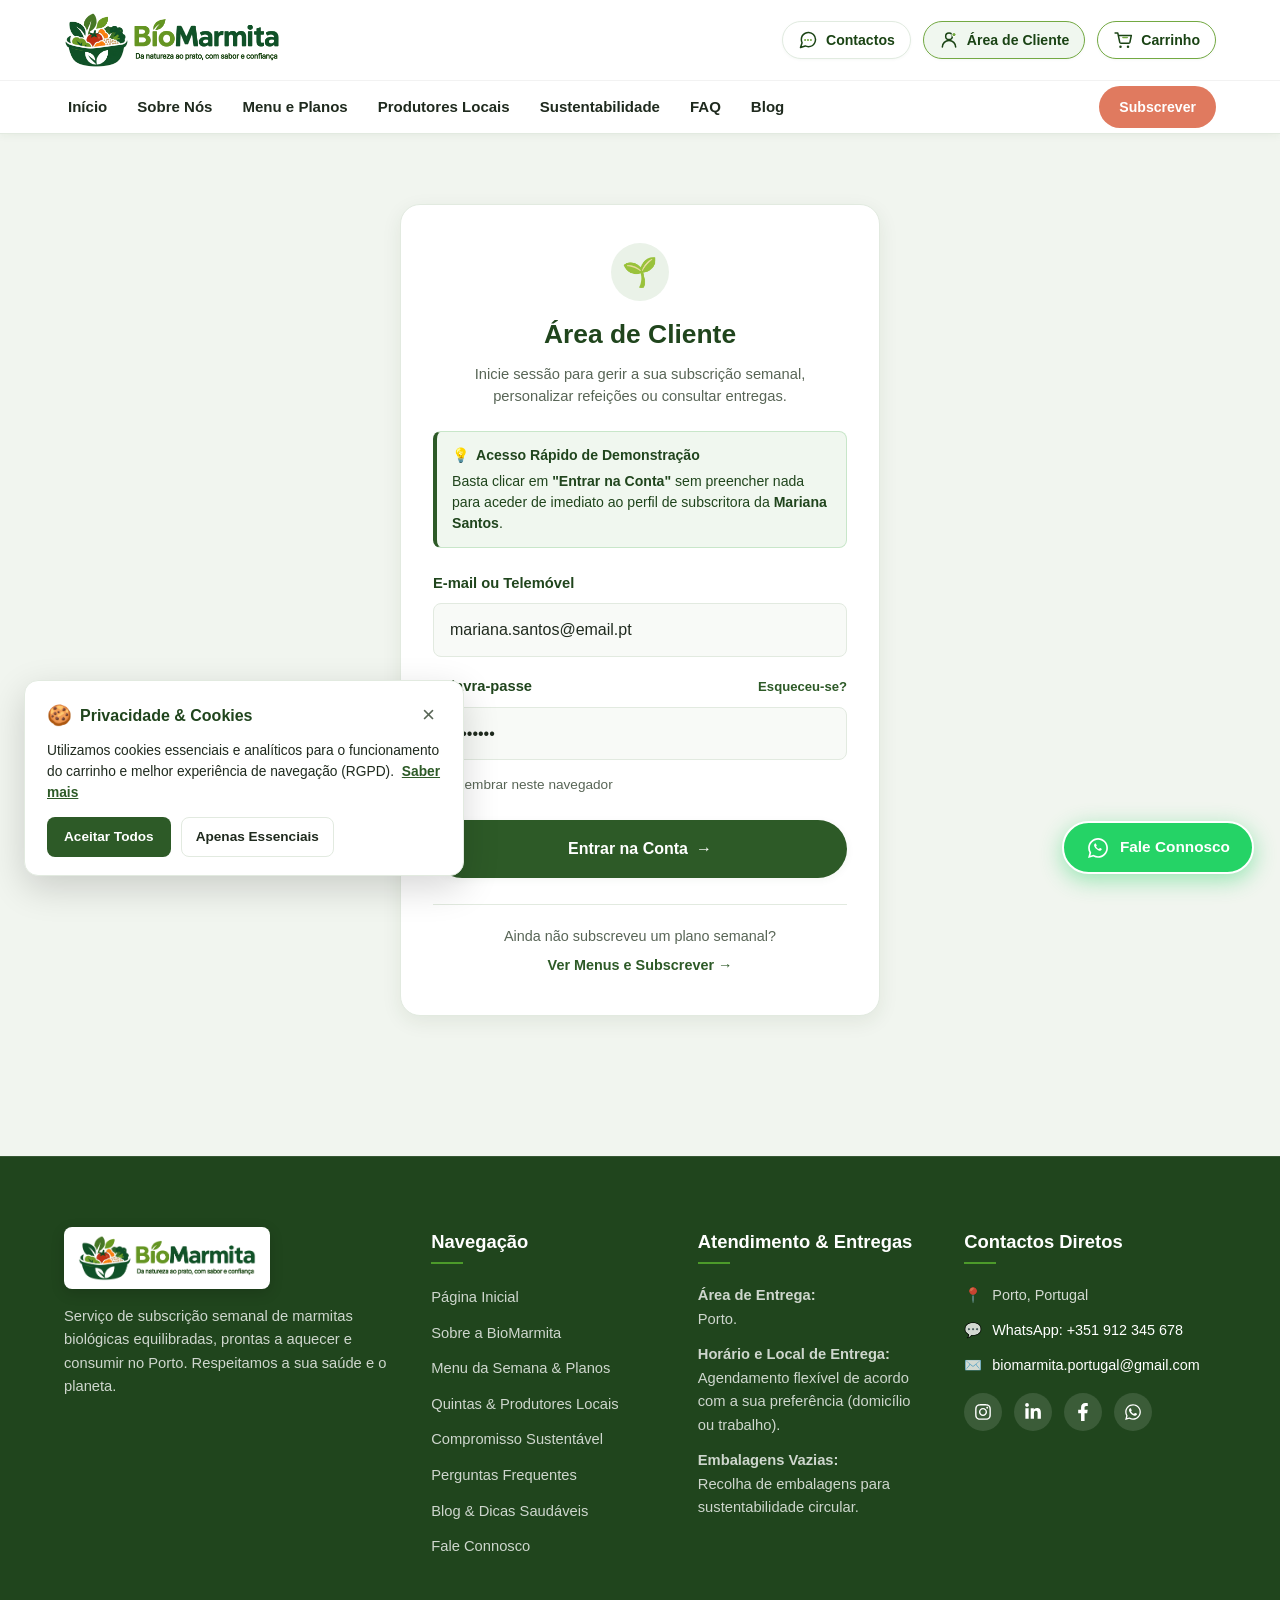
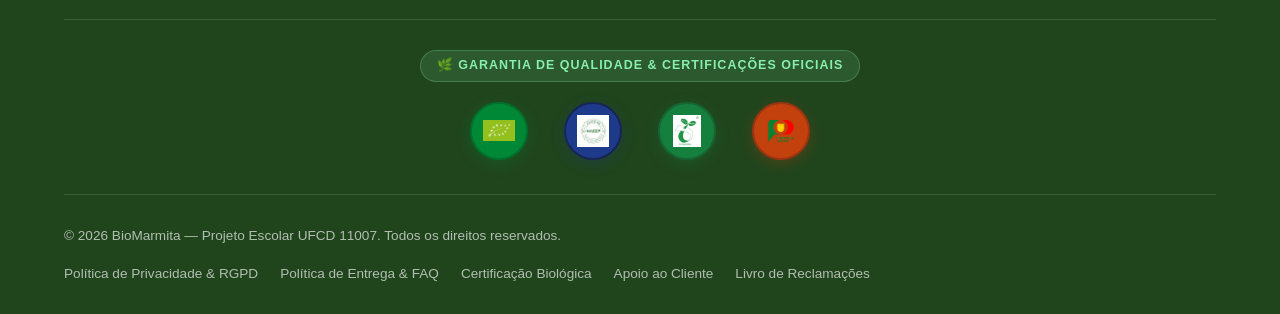
<file: area-cliente.html>
<!DOCTYPE html>
<html lang="pt-PT">
<head>
  <meta charset="UTF-8">
  <meta name="viewport" content="width=device-width, initial-scale=1.0">
  <meta name="description" content="Área de Cliente da BioMarmita: gira a sua subscrição semanal, salte semanas, altere pratos e consulte o histórico de entregas.">
  <title>Área de Cliente — BioMarmita</title>
  <link rel="stylesheet" href="./css/style.css?v=2.6">
</head>
<body>

  <!-- ======================================================================
       CABEÇALHO & BARRA DE NAVEGAÇÃO DE 2 LINHAS
       ====================================================================== -->
  <header class="site-header">
    <!-- Linha 1: Topo (Logo na esquerda e Contactos, Área do Cliente e Carrinho na direita) -->
    <div class="header-top-row">
      <div class="container header-top-container">
        <a href="index.html" class="brand-logo" aria-label="BioMarmita — Da natureza ao prato, com sabor e confiança.">
          <img src="./assets/imagens/logo-biomarmita-horizontal.png" alt="BioMarmita — Da natureza ao prato, com sabor e confiança." class="brand-logo-horizontal">
        </a>

        <div class="header-top-actions">
          <a href="contactos.html" class="header-action-btn" title="Contactos e Apoio ao Cliente">
            <span class="action-icon">
              <svg width="20" height="20" viewBox="0 0 24 24" fill="none" xmlns="http://www.w3.org/2000/svg">
              <path d="M21 11.5a8.38 8.38 0 0 1-.9 3.8 8.5 8.5 0 0 1-7.6 4.7 8.38 8.38 0 0 1-3.8-.9L3 21l1.9-5.7a8.38 8.38 0 0 1-.9-3.8 8.5 8.5 0 0 1 4.7-7.6 8.38 8.38 0 0 1 3.8-.9h.5a8.48 8.48 0 0 1 8 8v.5z" stroke="#1A4314" stroke-width="1.8" stroke-linecap="round" stroke-linejoin="round"/>
              <circle cx="8.5" cy="12" r="1.25" fill="#73A942"/>
              <circle cx="12" cy="12" r="1.25" fill="#73A942"/>
              <circle cx="15.5" cy="12" r="1.25" fill="#73A942"/>
            </svg>
            </span>
            <span class="action-label">Contactos</span>
          </a>
          <a href="area-cliente.html" class="header-action-btn active" title="Área de Cliente">
            <span class="action-icon">
              <svg width="20" height="20" viewBox="0 0 24 24" fill="none" xmlns="http://www.w3.org/2000/svg">
              <circle cx="12" cy="7.5" r="4" stroke="#1A4314" stroke-width="1.8"/>
              <path d="M4 20.5a8 8 0 0 1 16 0" stroke="#1A4314" stroke-width="1.8" stroke-linecap="round"/>
              <circle cx="18" cy="5.5" r="2.5" fill="#73A942" stroke="#ffffff" stroke-width="1.2"/>
            </svg>
            </span>
            <span class="action-label">Área de Cliente</span>
          </a>
          <a href="carrinho.html" class="header-action-btn cart-btn" title="Ver Carrinho de Compras">
            <span class="action-icon">
              <svg width="20" height="20" viewBox="0 0 24 24" fill="none" xmlns="http://www.w3.org/2000/svg">
              <circle cx="9" cy="20" r="1.5" fill="#1A4314"/>
              <circle cx="18" cy="20" r="1.5" fill="#1A4314"/>
              <path d="M2.5 3.5h3.2l2.4 11.2a1.5 1.5 0 0 0 1.5 1.1h9.2a1.5 1.5 0 0 0 1.5-1.1L22 6.5H6.5" stroke="#1A4314" stroke-width="1.8" stroke-linecap="round" stroke-linejoin="round"/>
              <path d="M12 9h5" stroke="#73A942" stroke-width="2" stroke-linecap="round"/>
            </svg>
            </span>
            <span class="action-label">Carrinho</span>
          </a>

          <!-- Botão Hambúrguer para ecrãs móveis -->
          <button class="hamburger-btn" id="hamburgerBtn" aria-label="Abrir menu de navegação" aria-expanded="false">
            <svg viewBox="0 0 24 24" fill="none" stroke="#1A4314" stroke-width="2" stroke-linecap="round" stroke-linejoin="round">
              <line x1="3" y1="12" x2="21" y2="12"></line>
              <line x1="3" y1="6" x2="21" y2="6"></line>
              <line x1="3" y1="18" x2="21" y2="18"></line>
            </svg>
          </button>
        </div>
      </div>
    </div>

    <!-- Linha 2: Menu de Navegação com Botão de Subscrição -->
    <div class="header-bottom-row">
      <div class="container header-bottom-container">
        <nav class="nav-menu" id="navMenu">
          <a href="index.html" class="nav-link">Início</a>
          <a href="sobre.html" class="nav-link">Sobre Nós</a>
          <a href="menu.html" class="nav-link">Menu e Planos</a>
          <a href="produtores.html" class="nav-link">Produtores Locais</a>
          <a href="sustentabilidade.html" class="nav-link">Sustentabilidade</a>
          <a href="faq.html" class="nav-link">FAQ</a>
          <a href="blog.html" class="nav-link">Blog</a>
          <a href="contactos.html" class="nav-link nav-mobile-only">Contactos</a>
          <a href="area-cliente.html" class="nav-link nav-mobile-only active">Área de Cliente</a>
          <a href="carrinho.html" class="nav-link nav-mobile-only">Carrinho</a>
          <a href="carrinho.html" class="btn btn-accent btn-sm nav-cta">Subscrever</a>
        </nav>
      </div>
    </div>
  </header>

  <main>
    <section class="section" style="padding-top: 40px; background-color: var(--color-bg-alt);">
      <div class="container">

        <!-- ==================================================================
             VISÃO 1: TELA DE LOGIN RÁPIDO (1-CLIQUE)
             ================================================================== -->
        <div id="loginView" style="max-width: 480px; margin: 30px auto 60px auto;">
          <div class="account-card" style="padding: 38px 32px; box-shadow: var(--shadow-md); border-radius: var(--radius-lg); text-align: left;">
            <div style="text-align: center; margin-bottom: 24px;">
              <div style="width: 58px; height: 58px; background: #eaf2e8; border-radius: 50%; display: inline-flex; align-items: center; justify-content: center; font-size: 1.8rem; margin: 0 auto 12px auto;">🌱</div>
              <h1 style="font-size: 1.65rem; color: var(--color-primary-dark); margin: 0 0 8px 0;">Área de Cliente</h1>
              <p style="font-size: 0.92rem; color: var(--color-text-muted); margin: 0; line-height: 1.5;">
                Inicie sessão para gerir a sua subscrição semanal, personalizar refeições ou consultar entregas.
              </p>
            </div>

            <!-- Caixa de Destaque Demo 1-Clique -->
            <div style="background-color: #f0f7ef; border: 1px solid #c8e6c9; border-left: 4px solid var(--color-primary); border-radius: var(--radius-sm); padding: 13px 15px; margin-bottom: 24px; font-size: 0.88rem; color: var(--color-primary-dark); line-height: 1.5;">
              <div style="font-weight: 700; margin-bottom: 4px; display: flex; align-items: center; gap: 6px;">
                <span>💡</span> Acesso Rápido de Demonstração
              </div>
              Basta clicar em <strong>"Entrar na Conta"</strong> sem preencher nada para aceder de imediato ao perfil de subscritora da <strong>Mariana Santos</strong>.
            </div>

            <form id="clientLoginForm">
              <div class="form-group" style="margin-bottom: 18px;">
                <label for="loginEmail">E-mail ou Telemóvel</label>
                <input type="text" id="loginEmail" class="form-control" placeholder="mariana.santos@email.pt" value="mariana.santos@email.pt" autocomplete="email">
              </div>

              <div class="form-group" style="margin-bottom: 14px;">
                <div style="display: flex; justify-content: space-between; align-items: center; margin-bottom: 8px;">
                  <label for="loginPassword" style="margin-bottom: 0;">Palavra-passe</label>
                  <a href="#" onclick="alert('Simulação de recuperação de palavra-passe: um link de acesso foi enviado para o seu e-mail.'); return false;" style="font-size: 0.82rem; color: var(--color-primary); font-weight: 600; text-decoration: none;">Esqueceu-se?</a>
                </div>
                <input type="password" id="loginPassword" class="form-control" placeholder="••••••••" value="••••••••" autocomplete="current-password">
              </div>

              <div style="display: flex; align-items: center; justify-content: space-between; margin-bottom: 24px; font-size: 0.85rem; color: var(--color-text-muted);">
                <label style="display: flex; align-items: center; gap: 8px; cursor: pointer; user-select: none;">
                  <input type="checkbox" id="rememberMe" checked style="accent-color: var(--color-primary); width: 16px; height: 16px;">
                  Lembrar neste navegador
                </label>
              </div>

              <button type="submit" id="btnSubmitLogin" class="btn btn-primary" style="width: 100%; padding: 14px; font-size: 1rem; font-weight: 700; display: flex; align-items: center; justify-content: center; gap: 8px; box-shadow: var(--shadow-sm); cursor: pointer;">
                Entrar na Conta <span>→</span>
              </button>
            </form>

            <div style="margin-top: 26px; padding-top: 20px; border-top: 1px solid var(--color-border); text-align: center; font-size: 0.9rem; color: var(--color-text-muted);">
              Ainda não subscreveu um plano semanal?<br>
              <a href="menu.html" style="color: var(--color-primary); font-weight: 700; text-decoration: none; display: inline-block; margin-top: 6px;">Ver Menus e Subscrever →</a>
            </div>
          </div>
        </div>

        <!-- ==================================================================
             VISÃO 2: PAINEL DO SUBSCRIBITOR (DASHBOARD)
             ================================================================== -->
        <div id="dashboardView" style="display: none;">

          <!-- Banner Superior com Perfil do Subscritor -->
          <div class="account-hero-card">
            <div class="account-hero-top">
              <div class="account-user-info">
                <span class="badge" id="heroStatusBadge" style="background: rgba(255,255,255,0.2); color: #ffffff; margin-bottom: 8px;">Subscritora Ativa</span>
                <h2>Olá, Mariana Santos! 🌱</h2>
                <p class="account-user-meta">Membro desde Outubro 2026 • Entrega no Porto (Rua de Santa Catarina)</p>
              </div>
              <div class="account-hero-actions">
                <button type="button" id="btnLogout" class="btn-logout" title="Terminar sessão demonstrativa">
                  <span>🚪</span> Terminar Sessão
                </button>
              </div>
            </div>

            <div class="account-hero-divider"></div>

            <div class="account-quick-stats">
              <div class="account-stat-pill">📦 Plano Família (15 Refeições)</div>
              <div class="account-stat-pill">🚚 Entrega: Segundas 09h-12h</div>
              <div class="account-stat-pill">♻️ 15 Embalagens Devolvidas</div>
            </div>
          </div>

        <!-- Caixa de Alerta Interativo (Feedback de Ações) -->
        <div id="accountAlert" class="account-alert-box">
          <span style="font-size: 1.3rem;">✅</span>
          <div id="accountAlertMsg">Ação executada com sucesso.</div>
        </div>

        <!-- Grid Principal do Painel -->
        <div class="account-dashboard-grid">

          <!-- Coluna Esquerda: Subscrição e Pratos -->
          <div class="account-main-col">

            <!-- Card 1: Subscrição Atual -->
            <div class="account-card">
              <div class="account-card-header">
                <h3><span>📦</span> A Sua Subscrição Semanal</h3>
                <span class="badge" id="subStatusBadge" style="background: #e8f5e9; color: #2e7d32; border: 1px solid #c8e6c9;">● Ativa • Renovação Automática</span>
              </div>

              <div class="account-details-list">
                <div class="account-detail-item">
                  <strong>Plano Contratado</strong>
                  <span>Plano Família (15 Refeições + 2 Lanches Grátis)</span>
                </div>
                <div class="account-detail-item">
                  <strong>Valor Semanal</strong>
                  <span>104,90 € / semana</span>
                </div>
                <div class="account-detail-item">
                  <strong>Próxima Entrega</strong>
                  <span id="nextDeliveryDate">Segunda-feira, 11 de Novembro (09:00 - 12:00)</span>
                </div>
                <div class="account-detail-item">
                  <strong>Método de Pagamento</strong>
                  <span>MB WAY (+351 912 *** 678)</span>
                </div>
                <div class="account-detail-item">
                  <strong>Morada de Entrega</strong>
                  <span>Rua de Santa Catarina, 4000-447 Porto</span>
                </div>
                <div class="account-detail-item">
                  <strong>Prazo para Alterações</strong>
                  <span>Até 48h antes da entrega (Sábado às 09:00)</span>
                </div>
              </div>

              <!-- Barra de Gestão Rápida da Subscrição -->
              <div class="account-actions-box">
                <div class="account-actions-header">
                  <h4 class="account-actions-title">
                    <span>⚡</span> Gestão da Subscrição
                  </h4>
                  <span class="account-actions-badge">Sem fidelização • 100% Flexível</span>
                </div>

                <!-- Aviso Explícito de Custo Zero e Sem Penalizações -->
                <div style="background-color: #f0fdf4; border: 1px solid #bbf7d0; border-left: 4px solid #16a34a; border-radius: var(--radius-sm); padding: 13px 16px; margin-bottom: 18px; font-size: 0.88rem; color: #166534; line-height: 1.55;">
                  <div style="font-weight: 700; margin-bottom: 4px; display: flex; align-items: center; gap: 6px;">
                    <span>🛡️</span> Zero Custos, Zero Penalizações e Total Liberdade
                  </div>
                  Pode <strong>Saltar a Próxima Semana</strong>, <strong>Pausar a Subscrição</strong> ou <strong>Cancelar o Plano</strong> a qualquer momento sem qualquer custo (0,00 €), sem taxas de rescisão e sem nenhum prejuízo ou perda de ofertas para a sua conta.
                </div>

                <div class="account-actions-grid">
                  <a href="menu.html" id="btnCustomMenu" class="sub-action-btn sub-action-primary" title="Personalizar refeições da próxima entrega">
                    ✏️ Personalizar Próximo Menu
                  </a>
                  <button type="button" id="btnSkipWeek" class="sub-action-btn sub-action-outline" title="Saltar entrega da próxima semana sem qualquer custo (0,00 €)">
                    ⏭️ Saltar Próxima Semana (0,00 €)
                  </button>
                  <button type="button" id="btnPauseSub" class="sub-action-btn sub-action-outline" title="Pausar entregas temporariamente sem qualquer custo">
                    ⏸️ Pausar Subscrição (Custo 0 €)
                  </button>
                  <button type="button" id="btnEditAddress" class="sub-action-btn sub-action-outline" title="Alterar horário ou morada de entrega no Porto">
                    📍 Alterar Horário / Morada
                  </button>
                </div>

                <div class="account-actions-footer">
                  <p class="account-actions-note">
                    <span>🌱</span> <strong>Sem Custos nem Prejuízo:</strong> Precisa de uma pausa? Saltar semanas ou pausar não tem custos (0 €) e mantém sempre o seu histórico intacto.
                  </p>
                  <button type="button" id="btnCancelSub" class="btn-cancel-sub" title="Cancelar subscrição semanal sem custos nem penalizações">
                    🚫 Cancelar Subscrição (Sem Custos)
                  </button>
                </div>
              </div>
            </div>

            <!-- Card 2: Pratos Selecionados para a Próxima Entrega -->
            <div class="account-card">
              <div class="account-card-header">
                <h3><span>🥗</span> Menu Escolhido para a Próxima Entrega</h3>
                <a href="menu.html" style="font-size: 0.85rem; font-weight: 600; color: var(--color-primary); text-decoration: none;">Trocar Pratos →</a>
              </div>

              <p style="font-size: 0.88rem; color: var(--color-text-muted); margin-bottom: 14px;">
                Estas são as refeições e lanches biológicos que serão confecionados e embalados a vácuo para si:
              </p>

              <ul class="account-meals-list">
                <li class="account-meal-item">
                  <span>🍗 <strong>3x</strong> Frango do Campo com Quinoa Real e Legumes Salteados</span>
                  <span class="badge" style="background: #eaf2e8; color: var(--color-primary);">495 kcal</span>
                </li>
                <li class="account-meal-item">
                  <span>🐟 <strong>3x</strong> Salmão Selvagem com Puré de Batata-Doce e Espinafres Bio</span>
                  <span class="badge" style="background: #eaf2e8; color: var(--color-primary);">510 kcal</span>
                </li>
                <li class="account-meal-item">
                  <span>🦃 <strong>3x</strong> Peito de Peru Recheado com Espinafres e Batata Assada</span>
                  <span class="badge" style="background: #eaf2e8; color: var(--color-primary);">485 kcal</span>
                </li>
                <li class="account-meal-item">
                  <span>🌱 <strong>2x</strong> Caril Aromático de Grão-de-Bico com Arroz Basmati</span>
                  <span class="badge" style="background: #eaf2e8; color: var(--color-primary);">460 kcal</span>
                </li>
                <li class="account-meal-item">
                  <span>🐟 <strong>2x</strong> Lombo de Bacalhau Fresco com Grão e Couve Portuguesa</span>
                  <span class="badge" style="background: #eaf2e8; color: var(--color-primary);">520 kcal</span>
                </li>
                <li class="account-meal-item">
                  <span>🥞 <strong>2x</strong> Panquecas de Aveia e Banana com Mel Bio (Lanche da Matilde)</span>
                  <span class="badge" style="background: #eaf2e8; color: var(--color-primary);">310 kcal</span>
                </li>
                <li class="account-meal-item gift">
                  <span>🎁 <strong>1x (Oferta Grátis)</strong> Muffin de Aveia e Mirtilos Biológicos de Amarante</span>
                  <strong style="color: #b45309; font-size: 0.85rem;">0,00 € Oferta</strong>
                </li>
                <li class="account-meal-item gift">
                  <span>🎁 <strong>1x (Oferta Grátis)</strong> Granola Crocante Biológica com Iogurte Vegetal</span>
                  <strong style="color: #b45309; font-size: 0.85rem;">0,00 € Oferta</strong>
                </li>
                <li class="account-meal-item gift">
                  <span>🎁 <strong>1x (Oferta Grátis)</strong> Pudim de Chia com Bebida de Amêndoa e Frutos Vermelhos</span>
                  <strong style="color: #b45309; font-size: 0.85rem;">0,00 € Oferta</strong>
                </li>
                <li class="account-meal-item gift">
                  <span>🎁 <strong>1x (Oferta Grátis)</strong> Tostas Integrais com Pasta de Abacate e Sementes</span>
                  <strong style="color: #b45309; font-size: 0.85rem;">0,00 € Oferta</strong>
                </li>
              </ul>
            </div>

            <!-- Card 3: Histórico de Entregas & Faturas -->
            <div class="account-card">
              <div class="account-card-header">
                <h3><span>📜</span> Histórico de Entregas & Faturas</h3>
              </div>

              <div class="table-scroll-hint">
                <span>👈 Deslize a tabela para o lado para ver o histórico completo 👉</span>
              </div>
              <table class="account-table">
                <thead>
                  <tr>
                    <th>Data</th>
                    <th>Plano / Refeições</th>
                    <th>Total</th>
                    <th>Estado</th>
                    <th>Recibo</th>
                  </tr>
                </thead>
                <tbody>
                  <tr>
                    <td>04/11/2026</td>
                    <td>15 Marmitas + 2 Lanches</td>
                    <td>104,90 €</td>
                    <td><span style="color: #2e7d32; font-weight: 700;">✓ Entregue</span></td>
                    <td><a href="#" onclick="alert('Download de recibo simulado em formato PDF!'); return false;" style="color: var(--color-primary); font-weight: 600;">Descarregar</a></td>
                  </tr>
                  <tr>
                    <td>28/10/2026</td>
                    <td>15 Marmitas + 2 Lanches</td>
                    <td>104,90 €</td>
                    <td><span style="color: #2e7d32; font-weight: 700;">✓ Entregue</span></td>
                    <td><a href="#" onclick="alert('Download de recibo simulado em formato PDF!'); return false;" style="color: var(--color-primary); font-weight: 600;">Descarregar</a></td>
                  </tr>
                  <tr>
                    <td>21/10/2026</td>
                    <td>15 Marmitas + 2 Lanches</td>
                    <td>104,90 €</td>
                    <td><span style="color: #2e7d32; font-weight: 700;">✓ Entregue</span></td>
                    <td><a href="#" onclick="alert('Download de recibo simulado em formato PDF!'); return false;" style="color: var(--color-primary); font-weight: 600;">Descarregar</a></td>
                  </tr>
                </tbody>
              </table>
            </div>

          </div>

          <!-- Coluna Direita: Sustentabilidade e Apoio -->
          <div class="account-sidebar-col">

            <!-- Card Sustentabilidade Circular -->
            <div class="account-card" style="background: linear-gradient(180deg, #f3f8f1 0%, #ffffff 100%); border-color: rgba(45,90,39,0.25);">
              <h4 style="color: var(--color-primary-dark); font-size: 1.15rem; margin-bottom: 10px; display: flex; align-items: center; gap: 8px;">
                <span>♻️</span> O Seu Impacto Circular
              </h4>
              <p style="font-size: 0.88rem; color: var(--color-text-muted); line-height: 1.5; margin-bottom: 16px;">
                A devolução não é obrigatória, mas a sua participação tem gerado um contributo ecológico real:
              </p>

              <div style="background: #ffffff; padding: 14px; border-radius: var(--radius-md); border: 1px solid var(--color-border); margin-bottom: 12px; text-align: center;">
                <span style="font-size: 2rem; font-weight: 800; color: var(--color-primary); display: block;">15</span>
                <span style="font-size: 0.82rem; font-weight: 600; color: var(--color-text);">Embalagens Bioplásticas Devolvidas</span>
              </div>

              <div style="background: #ffffff; padding: 14px; border-radius: var(--radius-md); border: 1px solid var(--color-border); text-align: center;">
                <span style="font-size: 1.5rem; font-weight: 800; color: #2e7d32; display: block;">~3,2 kg</span>
                <span style="font-size: 0.82rem; font-weight: 600; color: var(--color-text);">De resíduos plásticos comuns poupados</span>
              </div>

              <p style="font-size: 0.8rem; color: var(--color-text-muted); margin-top: 14px; text-align: center;">
                Próxima recolha gratuita na entrega de segunda-feira.
              </p>
            </div>

            <!-- Card Dados de Contacto & Preferências (com Ferramentas RGPD) -->
            <div class="account-card">
              <h4 style="color: var(--color-primary-dark); font-size: 1.15rem; margin-bottom: 14px;">
                <span>👤</span> Dados Pessoais &amp; RGPD
              </h4>
              <div style="font-size: 0.88rem; line-height: 1.7; color: var(--color-text); margin-bottom: 14px;">
                <strong>Nome:</strong> Mariana Santos<br>
                <strong>E-mail:</strong> mariana.santos@email.pt<br>
                <strong>Telemóvel:</strong> +351 912 345 678<br>
                <strong>Preferência:</strong> Plano Família (15 Refeições + Lanches Matilde)<br>
                <strong>Consentimento RGPD:</strong> Ativo desde 28/10/2026
              </div>
              <button type="button" onclick="alert('Simulação: formulário de edição de perfil aberto!');" class="btn btn-outline btn-sm" style="width: 100%; margin-bottom: 10px;">
                ✏️ Editar Perfil
              </button>
              <div style="display: flex; gap: 8px;">
                <button type="button" id="btnExportData" class="btn btn-outline btn-sm" style="flex: 1; font-size: 0.78rem; padding: 7px 4px;" title="Direito de Portabilidade dos Dados (Art. 20.º RGPD)">
                  📥 Exportar Dados
                </button>
                <button type="button" id="btnDeleteAccount" class="btn btn-outline btn-sm" style="flex: 1; font-size: 0.78rem; padding: 7px 4px; color: #b91c1c; border-color: #fca5a5; background-color: #fff5f5;" title="Direito ao Apagamento (Art. 17.º RGPD)">
                  🗑️ Esquecimento
                </button>
              </div>
            </div>

            <!-- Card Apoio Personalizado -->
            <div class="account-card" style="text-align: center;">
              <span style="font-size: 2rem; display: block; margin-bottom: 6px;">💬</span>
              <h4 style="color: var(--color-primary-dark); font-size: 1.1rem; margin-bottom: 6px;">Precisa de Ajuda?</h4>
              <p style="font-size: 0.86rem; color: var(--color-text-muted); margin-bottom: 16px;">
                O seu assistente BioMarmita dedicado responde no WhatsApp em menos de 1 hora.
              </p>
              <a href="https://wa.me/351912345678" target="_blank" rel="noopener noreferrer" class="btn btn-accent btn-sm" style="width: 100%;">
                Falar com o Apoio
              </a>
            </div>

          </div>

        </div>

      </div><!-- /#dashboardView -->

      </div>
    </section>
  </main>

  <!-- ======================================================================
       RODAPÉ CORPORATIVO UNIFICADO
       ====================================================================== -->
  <footer class="site-footer">
    <div class="container">
      <div class="footer-grid">
        <div class="footer-col footer-about">
          <a href="index.html" class="footer-brand-logo" aria-label="BioMarmita — Da natureza ao prato, com sabor e confiança.">
            <img src="./assets/imagens/logo-biomarmita-horizontal.png" alt="BioMarmita — Da natureza ao prato, com sabor e confiança." class="footer-brand-logo-img">
          </a>
          <p>
            Serviço de subscrição semanal de marmitas biológicas equilibradas, prontas a aquecer e consumir no Porto. Respeitamos a sua saúde e o planeta.
          </p>
        </div>

        <div class="footer-col">
          <h4>Navegação</h4>
          <ul class="footer-links">
            <li><a href="index.html">Página Inicial</a></li>
            <li><a href="sobre.html">Sobre a BioMarmita</a></li>
            <li><a href="menu.html">Menu da Semana & Planos</a></li>
            <li><a href="produtores.html">Quintas & Produtores Locais</a></li>
            <li><a href="sustentabilidade.html">Compromisso Sustentável</a></li>
            <li><a href="faq.html">Perguntas Frequentes</a></li>
            <li><a href="blog.html">Blog & Dicas Saudáveis</a></li>
            <li><a href="contactos.html">Fale Connosco</a></li>
          </ul>
        </div>

        <div class="footer-col">
          <h4>Atendimento & Entregas</h4>
          <p style="font-size: 0.92rem; color: rgba(255,255,255,0.78); margin-bottom: 12px;">
            <strong>Área de Entrega:</strong><br>
            Porto.
          </p>
          <p style="font-size: 0.92rem; color: rgba(255,255,255,0.78); margin-bottom: 12px;">
            <strong>Horário e Local de Entrega:</strong><br>
            Agendamento flexível de acordo com a sua preferência (domicílio ou trabalho).
          </p>
          <p style="font-size: 0.92rem; color: rgba(255,255,255,0.78);">
            <strong>Embalagens Vazias:</strong><br>
            Recolha de embalagens para sustentabilidade circular.
          </p>
        </div>

        <div class="footer-col">
          <h4>Contactos Diretos</h4>
          <div class="footer-contact-item">
            <span>📍</span>
            <span>Porto, Portugal</span>
          </div>
          <div class="footer-contact-item">
            <span>💬</span>
            <a href="https://wa.me/351912345678" target="_blank" style="color: #ffffff;">WhatsApp: +351 912 345 678</a>
          </div>
          <div class="footer-contact-item">
            <span>✉️</span>
            <a href="mailto:biomarmita.portugal@gmail.com" style="color: #ffffff;">biomarmita.portugal@gmail.com</a>
          </div>
          <div class="footer-social-links">
            <a href="https://instagram.com/biomarmita.portugal" target="_blank" rel="noopener noreferrer" class="social-btn social-instagram" aria-label="Instagram">
              <svg viewBox="0 0 448 512" width="18" height="18" fill="currentColor" aria-hidden="true"><path d="M224.1 141c-63.6 0-114.9 51.3-114.9 114.9s51.3 114.9 114.9 114.9S339 319.5 339 255.9 287.7 141 224.1 141zm0 189.6c-41.1 0-74.7-33.5-74.7-74.7s33.5-74.7 74.7-74.7 74.7 33.5 74.7 74.7-33.6 74.7-74.7 74.7zm146.4-194.3c0 14.9-12 26.8-26.8 26.8-14.9 0-26.8-12-26.8-26.8s12-26.8 26.8-26.8 26.8 12 26.8 26.8zm76.1 27.2c-1.7-35.9-9.9-67.7-36.2-93.9-26.2-26.2-58-34.4-93.9-36.2-37-2.1-147.9-2.1-184.9 0-35.8 1.7-67.6 9.9-93.9 36.1s-34.4 58-36.2 93.9c-2.1 37-2.1 147.9 0 184.9 1.7 35.9 9.9 67.7 36.2 93.9s58 34.4 93.9 36.2c37 2.1 147.9 2.1 184.9 0 35.9-1.7 67.7-9.9 93.9-36.2 26.2-26.2 34.4-58 36.2-93.9 2.1-37 2.1-147.8 0-184.8zM398.8 388c-7.8 19.6-22.9 34.7-42.6 42.6-29.5 11.7-99.5 9-132.1 9s-102.7 2.6-132.1-9c-19.6-7.8-34.7-22.9-42.6-42.6-11.7-29.5-9-99.5-9-132.1s-2.6-102.7 9-132.1c7.8-19.6 22.9-34.7 42.6-42.6 29.5-11.7 99.5-9 132.1-9s102.7-2.6 132.1 9c19.6 7.8 34.7 22.9 42.6 42.6 11.7 29.5 9 99.5 9 132.1s2.7 102.7-9 132.1z"/></svg>
            </a>
            <a href="https://linkedin.com" target="_blank" rel="noopener noreferrer" class="social-btn social-linkedin" aria-label="LinkedIn">
              <svg viewBox="0 0 448 512" width="18" height="18" fill="currentColor" aria-hidden="true"><path d="M100.28 448H7.4V148.9h92.88zM53.79 108.1C24.09 108.1 0 83.5 0 53.8a53.79 53.79 0 0 1 107.58 0c0 29.7-24.1 54.3-53.79 54.3zM447.9 448h-92.68V302.4c0-34.7-.7-79.2-48.29-79.2-48.29 0-55.69 37.7-55.69 76.7V448h-92.78V148.9h89.08v40.8h1.3c12.4-23.5 42.69-48.3 87.88-48.3 94 0 111.28 61.9 111.28 142.3V448z"/></svg>
            </a>
            <a href="https://facebook.com" target="_blank" rel="noopener noreferrer" class="social-btn social-facebook" aria-label="Facebook">
              <svg viewBox="0 0 320 512" width="18" height="18" fill="currentColor" aria-hidden="true"><path d="M279.14 288l14.22-92.66h-88.91v-60.13c0-25.35 12.42-50.06 52.24-50.06h40.42V6.26S260.43 0 225.36 0c-73.22 0-121.08 44.38-121.08 124.72v70.62H22.89V288h81.39v224h100.17V288z"/></svg>
            </a>
            <a href="https://wa.me/351912345678" target="_blank" rel="noopener noreferrer" class="social-btn social-whatsapp" aria-label="WhatsApp">
              <svg viewBox="0 0 448 512" width="18" height="18" fill="currentColor" aria-hidden="true"><path d="M380.9 97.1C339 55.1 283.2 32 223.9 32c-122.4 0-222 99.6-222 222 0 39.1 10.2 77.3 29.6 111L0 480l117.7-30.9c32.4 17.7 68.9 27 106.1 27h.1c122.3 0 224.1-99.6 224.1-222 0-59.3-25.2-115-67.1-157zm-157 341.6c-33.2 0-65.7-8.9-94-25.7l-6.7-4-69.8 18.3L72 359.2l-4.4-7c-18.5-29.4-28.2-63.3-28.2-98.2 0-101.7 82.8-184.5 184.6-184.5 49.3 0 95.6 19.2 130.4 54.1 34.8 34.9 56.2 81.2 56.1 130.5 0 101.8-84.9 184.6-186.6 184.6zm101.2-138.2c-5.5-2.8-32.8-16.2-37.9-18-5.1-1.9-8.8-2.8-12.5 2.8-3.7 5.6-14.3 18-17.6 21.8-3.2 3.7-6.5 4.2-12 1.4-32.6-16.3-54-29.1-75.5-66-5.7-9.8 5.7-9.1 16.3-30.3 1.8-3.7.9-6.9-.5-9.7-1.4-2.8-12.5-30.1-17.1-41.2-4.5-10.8-9.1-9.3-12.5-9.5-3.2-.2-6.9-.2-10.6-.2-3.7 0-9.7 1.4-14.8 6.9-5.1 5.6-19.4 19-19.4 46.3 0 27.3 19.9 53.7 22.6 57.4 2.8 3.7 39.1 59.7 94.8 83.8 35.2 15.2 49 16.5 66.6 13.9 10.7-1.6 32.8-13.4 37.4-26.4 4.6-13 4.6-24.1 3.2-26.4-1.3-2.5-5-3.9-10.5-6.6z"/></svg>
            </a>
          </div>
        </div>
      </div>

      <!-- Barra de Certificações Oficiais no Rodapé -->
      <div class="footer-certifications-bar">
        <div class="footer-cert-header">
          <span>🌿 Garantia de Qualidade &amp; Certificações Oficiais</span>
        </div>
        <div class="cert-logos-row" role="list" aria-label="Certificações Oficiais da BioMarmita">
          <!-- Selo 1: Euro-Folha UE -->
          <a href="sustentabilidade.html#certificacoes" class="cert-logo-item" role="listitem" title="Euro-Folha UE: 100% Bio • Sem Pesticidas nem OGM">
            <div class="cert-logo-circle euroleaf" aria-hidden="true">
              <img src="./assets/imagens/selo-euro-folha.png" alt="Euro-Folha UE" class="cert-logo-img" loading="lazy" decoding="async">
            </div>
            <div class="cert-logo-tooltip" role="tooltip">
              <strong class="cert-tooltip-title">Euro-Folha UE</strong>
              <span class="cert-tooltip-desc">100% Bio • Sem Pesticidas nem OGM</span>
              <span class="cert-tooltip-action">Saber mais →</span>
            </div>
          </a>

          <!-- Selo 2: Higiene e Segurança HACCP -->
          <a href="sustentabilidade.html#certificacoes" class="cert-logo-item" role="listitem" title="HACCP &amp; Higiene: Segurança Alimentar Certificada">
            <div class="cert-logo-circle haccp" aria-hidden="true">
              <img src="./assets/imagens/selo-haccp.png" alt="HACCP" class="cert-logo-img" loading="lazy" decoding="async">
            </div>
            <div class="cert-logo-tooltip" role="tooltip">
              <strong class="cert-tooltip-title">HACCP &amp; Higiene</strong>
              <span class="cert-tooltip-desc">Segurança Alimentar Certificada</span>
              <span class="cert-tooltip-action">Saber mais →</span>
            </div>
          </a>

          <!-- Selo 3: Bioplástico Compostável EN 13432 -->
          <a href="sustentabilidade.html#certificacoes" class="cert-logo-item" role="listitem" title="Norma EN 13432: Bioplástico 100% Compostável">
            <div class="cert-logo-circle compost" aria-hidden="true">
              <img src="./assets/imagens/selo-en-13432.png" alt="Norma EN 13432" class="cert-logo-img" loading="lazy" decoding="async">
            </div>
            <div class="cert-logo-tooltip" role="tooltip">
              <strong class="cert-tooltip-title">Norma EN 13432</strong>
              <span class="cert-tooltip-desc">Bioplástico 100% Compostável</span>
              <span class="cert-tooltip-action">Saber mais →</span>
            </div>
          </a>

          <!-- Selo 4: Cadeia Curta / Origem Nacional -->
          <a href="produtores.html" class="cert-logo-item" role="listitem" title="Cadeia Curta (< 60 km): Produtores Locais do Norte">
            <div class="cert-logo-circle local" aria-hidden="true">
              <img src="./assets/imagens/selo-cadeia-curta.png" alt="Cadeia Curta" class="cert-logo-img" loading="lazy" decoding="async">
            </div>
            <div class="cert-logo-tooltip" role="tooltip">
              <strong class="cert-tooltip-title">Cadeia Curta (&lt; 60 km)</strong>
              <span class="cert-tooltip-desc">Produtores Locais do Norte</span>
              <span class="cert-tooltip-action">Conhecer quintas →</span>
            </div>
          </a>
        </div>
      </div>

      <div class="footer-bottom">
        <p>© 2026 BioMarmita — Projeto Escolar UFCD 11007. Todos os direitos reservados.</p>
        <div class="footer-legal-links">
          <a href="privacidade.html">Política de Privacidade &amp; RGPD</a>
          <a href="faq.html">Política de Entrega &amp; FAQ</a>
          <a href="sustentabilidade.html">Certificação Biológica</a>
          <a href="contactos.html">Apoio ao Cliente</a>
          <a href="https://www.livroreclamacoes.pt" target="_blank" rel="noopener noreferrer" title="Livro de Reclamações Eletrónico Oficial">Livro de Reclamações</a>
        </div>
      </div>
    </div>
  </footer>

  <!-- Botão Flutuante de WhatsApp -->
  <a href="https://wa.me/351912345678?text=Ol%C3%A1!%20Gostaria%20de%20saber%20mais%20sobre%20os%20planos%20da%20BioMarmita." class="whatsapp-float" target="_blank" rel="noopener noreferrer" aria-label="Falar no WhatsApp">
    <svg viewBox="0 0 24 24">
      <path d="M12.04 2C6.58 2 2.13 6.45 2.13 11.91C2.13 13.66 2.59 15.36 3.45 16.86L2.05 22L7.3 20.62C8.75 21.41 10.38 21.83 12.04 21.83C17.5 21.83 21.95 17.38 21.95 11.92C21.95 9.27 20.92 6.78 19.05 4.91C17.18 3.03 14.69 2 12.04 2M12.05 3.67C14.25 3.67 16.31 4.53 17.87 6.09C19.42 7.65 20.28 9.72 20.28 11.92C20.28 16.46 16.58 20.15 12.04 20.15C10.56 20.15 9.11 19.76 7.85 19L7.55 18.83L4.43 19.65L5.26 16.61L5.06 16.29C4.24 14.99 3.81 13.47 3.81 11.91C3.81 7.37 7.5 3.67 12.05 3.67M9.27 7.49C9.09 7.49 8.89 7.56 8.73 7.74C8.57 7.92 8.08 8.38 8.08 9.32C8.08 10.26 8.76 11.16 8.86 11.29C8.95 11.43 10.2 13.36 12.12 14.19C13.68 14.86 14 14.73 14.34 14.69C14.68 14.66 15.44 14.24 15.6 13.79C15.76 13.34 15.76 12.95 15.71 12.87C15.66 12.79 15.53 12.74 15.34 12.65C15.16 12.55 14.25 12.11 14.08 12.05C13.91 11.98 13.78 11.95 13.66 12.13C13.53 12.31 13.16 12.74 13.05 12.87C12.94 13 12.83 13.02 12.64 12.92C12.46 12.83 11.87 12.64 11.17 12.02C10.63 11.53 10.26 10.93 10.15 10.75C10.05 10.57 10.14 10.47 10.23 10.37C10.32 10.28 10.42 10.15 10.52 10.04C10.62 9.93 10.65 9.85 10.72 9.72C10.78 9.59 10.75 9.47 10.7 9.38C10.66 9.29 10.26 8.32 10.09 7.92C9.93 7.52 9.76 7.58 9.63 7.58C9.51 7.57 9.38 7.49 9.27 7.49Z"/>
    </svg>
    <span>Fale Connosco</span>
  </a>

  <!-- Botão Flutuante Voltar ao Topo -->
  <button type="button" id="backToTopBtn" class="back-to-top-btn" aria-label="Voltar ao topo da página" title="Voltar ao topo">
    <svg width="22" height="22" viewBox="0 0 24 24" fill="none" stroke="currentColor" stroke-width="2.5" stroke-linecap="round" stroke-linejoin="round">
      <line x1="12" y1="19" x2="12" y2="5"></line>
      <polyline points="5 12 12 5 19 12"></polyline>
    </svg>
  </button>

  <script src="./js/script.js?v=2.6"></script>

  <!-- Script Interativo Exclusivo da Área de Cliente -->
  <script>
    document.addEventListener('DOMContentLoaded', function () {
      const loginView = document.getElementById('loginView');
      const dashboardView = document.getElementById('dashboardView');
      const loginForm = document.getElementById('clientLoginForm');
      const btnLogout = document.getElementById('btnLogout');

      const alertBox = document.getElementById('accountAlert');
      const alertMsg = document.getElementById('accountAlertMsg');
      const btnSkip = document.getElementById('btnSkipWeek');
      const btnPause = document.getElementById('btnPauseSub');
      const btnAddress = document.getElementById('btnEditAddress');
      const btnCancel = document.getElementById('btnCancelSub');
      const subStatusBadge = document.getElementById('subStatusBadge');
      const heroStatusBadge = document.getElementById('heroStatusBadge');
      const nextDate = document.getElementById('nextDeliveryDate');

      function showAlert(msg) {
        if (!alertBox || !alertMsg) return;
        alertMsg.textContent = msg;
        alertBox.classList.add('active');
        alertBox.scrollIntoView({ behavior: 'smooth', block: 'nearest' });
      }

      // Login de 1-clique (sem validação obrigatória: entra direto na conta da persona)
      if (loginForm) {
        loginForm.addEventListener('submit', function (e) {
          e.preventDefault();
          if (loginView && dashboardView) {
            loginView.style.display = 'none';
            dashboardView.style.display = 'block';
            window.scrollTo({ top: 0, behavior: 'smooth' });
            showAlert('Sessão iniciada com sucesso! Bem-vinda de volta, Mariana Santos 🌱');
          }
        });
      }

      // Terminar sessão (volta à tela de login)
      if (btnLogout) {
        btnLogout.addEventListener('click', function () {
          if (loginView && dashboardView) {
            dashboardView.style.display = 'none';
            loginView.style.display = 'block';
            window.scrollTo({ top: 0, behavior: 'smooth' });
          }
        });
      }

      if (btnSkip) {
        let isSkipped = false;
        btnSkip.addEventListener('click', function () {
          isSkipped = !isSkipped;
          if (isSkipped) {
            btnSkip.textContent = '↩️ Desfazer e Receber Semana';
            btnSkip.classList.remove('sub-action-outline');
            btnSkip.classList.add('sub-action-accent');
            nextDate.innerHTML = '<span style="color:#d97724;">Semana saltada (Custo: 0,00 €)</span> • Retoma a 18 de Novembro';
            showAlert('Semana de 11 de Novembro saltada sem qualquer custo (0,00 €)! Não haverá cobrança nem entrega, e as entregas serão retomadas a 18 de Novembro sem qualquer prejuízo para a sua conta.');
          } else {
            btnSkip.textContent = '⏭️ Saltar Próxima Semana (0,00 €)';
            btnSkip.classList.remove('sub-action-accent');
            btnSkip.classList.add('sub-action-outline');
            nextDate.textContent = 'Segunda-feira, 11 de Novembro (09:00 - 12:00)';
            showAlert('A sua entrega de 11 de Novembro foi reativada com sucesso. Bom apetite!');
          }
        });
      }

      if (btnPause) {
        let isPaused = false;
        btnPause.addEventListener('click', function () {
          isPaused = !isPaused;
          if (isPaused) {
            btnPause.textContent = '▶️ Retomar Subscrição';
            btnPause.classList.remove('sub-action-outline');
            btnPause.classList.add('sub-action-accent');
            showAlert('Subscrição pausada com sucesso (Custo: 0,00 €). O seu plano está congelado e não haverá cobranças nem taxas até que decida reativá-lo.');
          } else {
            btnPause.textContent = '⏸️ Pausar Subscrição (Custo 0 €)';
            btnPause.classList.remove('sub-action-accent');
            btnPause.classList.add('sub-action-outline');
            showAlert('Subscrição reativada! A sua rotina de refeições biológicas frescas está pronta.');
          }
        });
      }

      if (btnAddress) {
        btnAddress.addEventListener('click', function () {
          showAlert('Simulação: janela de alteração de morada e horário para o Porto aberta com sucesso.');
        });
      }

      // Cancelar Subscrição com confirmação e opção de reversão/reativação
      if (btnCancel) {
        let isCancelled = false;
        btnCancel.addEventListener('click', function () {
          if (!isCancelled) {
            const confirmed = confirm(
              "Tem a certeza de que deseja cancelar a sua subscrição semanal da BioMarmita?\n\n" +
              "🛡️ Zero custos ou penalizações: O cancelamento é 100% gratuito (0,00 €), sem taxas ocultas nem período de fidelização obrigatório.\n\n" +
              "Dica: Se vai viajar ou precisa de uma pausa temporária, pode simplesmente saltar uma semana (0,00 €) ou pausar a subscrição sem perder o histórico nem as ofertas."
            );
            if (confirmed) {
              isCancelled = true;
              btnCancel.textContent = '🔄 Reativar Subscrição';
              btnCancel.className = 'sub-action-reactivate';

              if (subStatusBadge) {
                subStatusBadge.style.background = '#fee2e2';
                subStatusBadge.style.color = '#991b1b';
                subStatusBadge.style.borderColor = '#fca5a5';
                subStatusBadge.textContent = '● Cancelada • Sem Cobrança';
              }
              if (heroStatusBadge) {
                heroStatusBadge.textContent = 'Subscrição Cancelada';
                heroStatusBadge.style.background = 'rgba(239, 68, 68, 0.4)';
              }
              if (nextDate) {
                nextDate.innerHTML = '<span style="color:#b91c1c;">Nenhuma entrega agendada (Subscrição cancelada a custo zero)</span>';
              }
              showAlert('A sua subscrição semanal foi cancelada com sucesso. Não haverá novas cobranças, taxas nem entregas. Poderá reativar o seu plano a qualquer momento sem qualquer penalização!');
            }
          } else {
            isCancelled = false;
            btnCancel.textContent = '🚫 Cancelar Subscrição (Sem Custos)';
            btnCancel.className = 'btn-cancel-sub';

            if (subStatusBadge) {
              subStatusBadge.style.background = '#e8f5e9';
              subStatusBadge.style.color = '#2e7d32';
              subStatusBadge.style.borderColor = '#c8e6c9';
              subStatusBadge.textContent = '● Ativa • Renovação Automática';
            }
            if (heroStatusBadge) {
              heroStatusBadge.textContent = 'Subscritora Ativa';
              heroStatusBadge.style.background = 'rgba(255,255,255,0.2)';
            }
            if (nextDate) {
              nextDate.textContent = 'Segunda-feira, 11 de Novembro (09:00 - 12:00)';
            }
            showAlert('Subscrição reativada com sucesso! Bem-vinda de volta ao plano semanal de refeições biológicas 🌱');
          }
        });
      }

      // Ferramentas RGPD: Portabilidade e Direito ao Esquecimento
      const btnExport = document.getElementById('btnExportData');
      const btnDelete = document.getElementById('btnDeleteAccount');

      if (btnExport) {
        btnExport.addEventListener('click', function () {
          showAlert('Direito de Portabilidade (Art. 20.º RGPD): O download do arquivo encriptado com os seus dados cadastrais, histórico de entregas e faturas foi iniciado com sucesso!');
        });
      }

      if (btnDelete) {
        btnDelete.addEventListener('click', function () {
          const confirmForget = confirm(
            "AVISO LEGAL DE PROTEÇÃO DE DADOS (Art. 17.º RGPD):\n\n" +
            "Ao exercer o Direito ao Esquecimento, a sua conta da BioMarmita será cancelada e todos os seus dados pessoais (nome, morada no Porto, telefone e histórico) serão anonimizados e eliminados permanentemente dos nossos servidores.\n\n" +
            "Deseja confirmar a eliminação definitiva dos seus dados?"
          );
          if (confirmForget) {
            alert("Os seus dados pessoais foram eliminados com sucesso ao abrigo do RGPD. A sessão será agora terminada.");
            if (loginView && dashboardView) {
              dashboardView.style.display = 'none';
              loginView.style.display = 'block';
              window.scrollTo({ top: 0, behavior: 'smooth' });
            }
          }
        });
      }
    });
  </script>
</body>
</html>
</file>
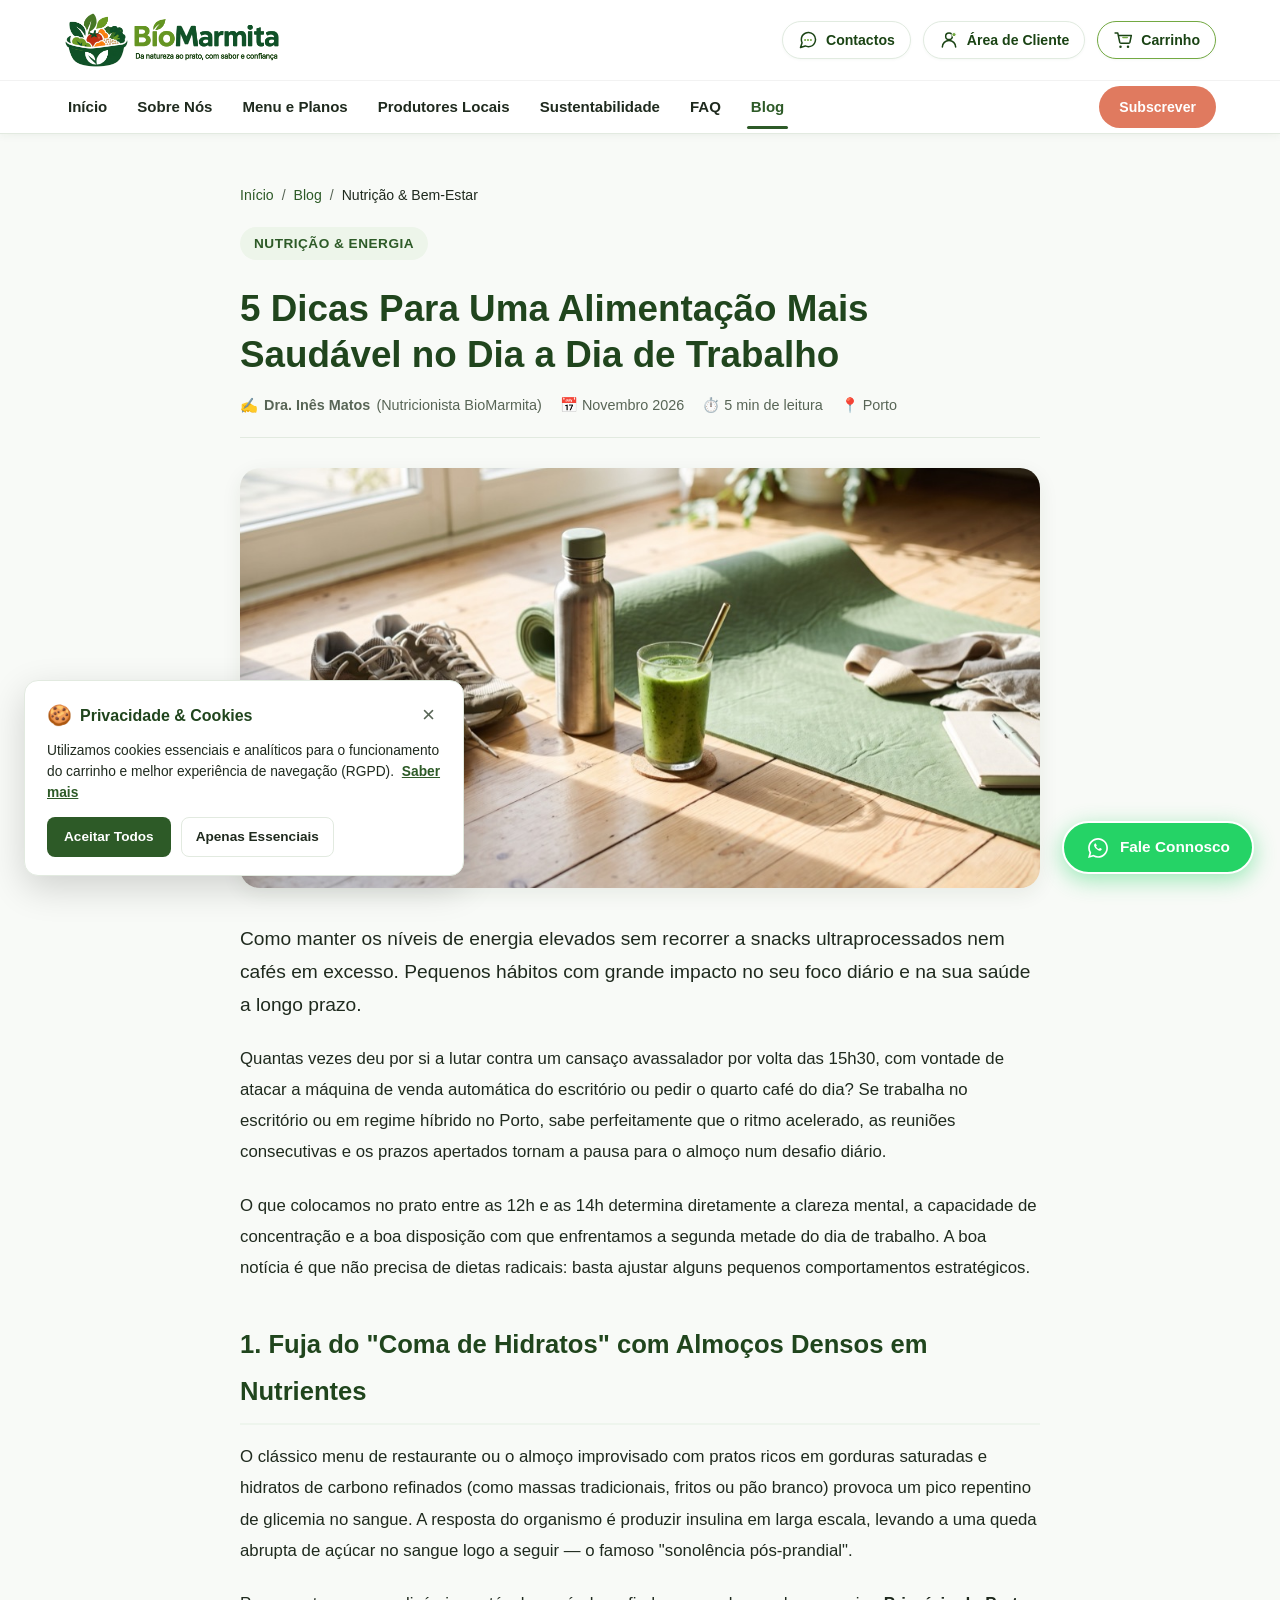
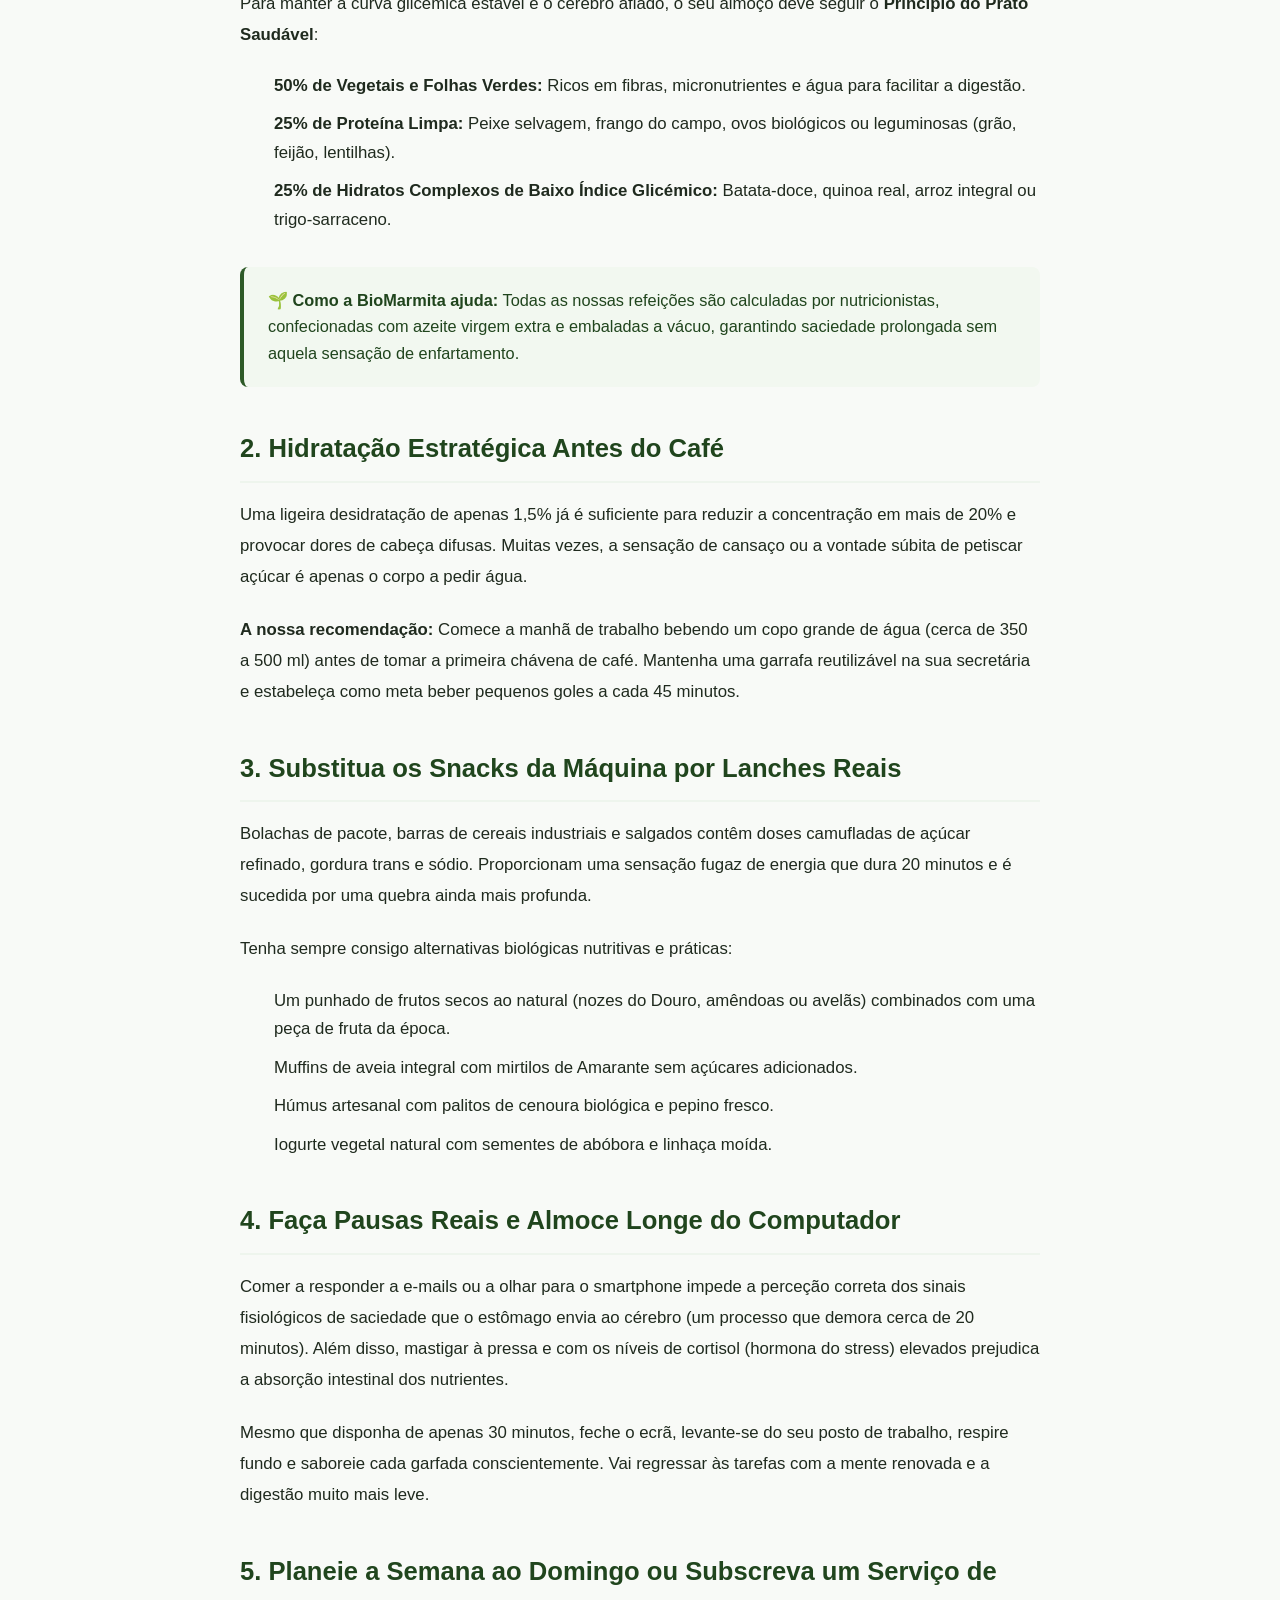
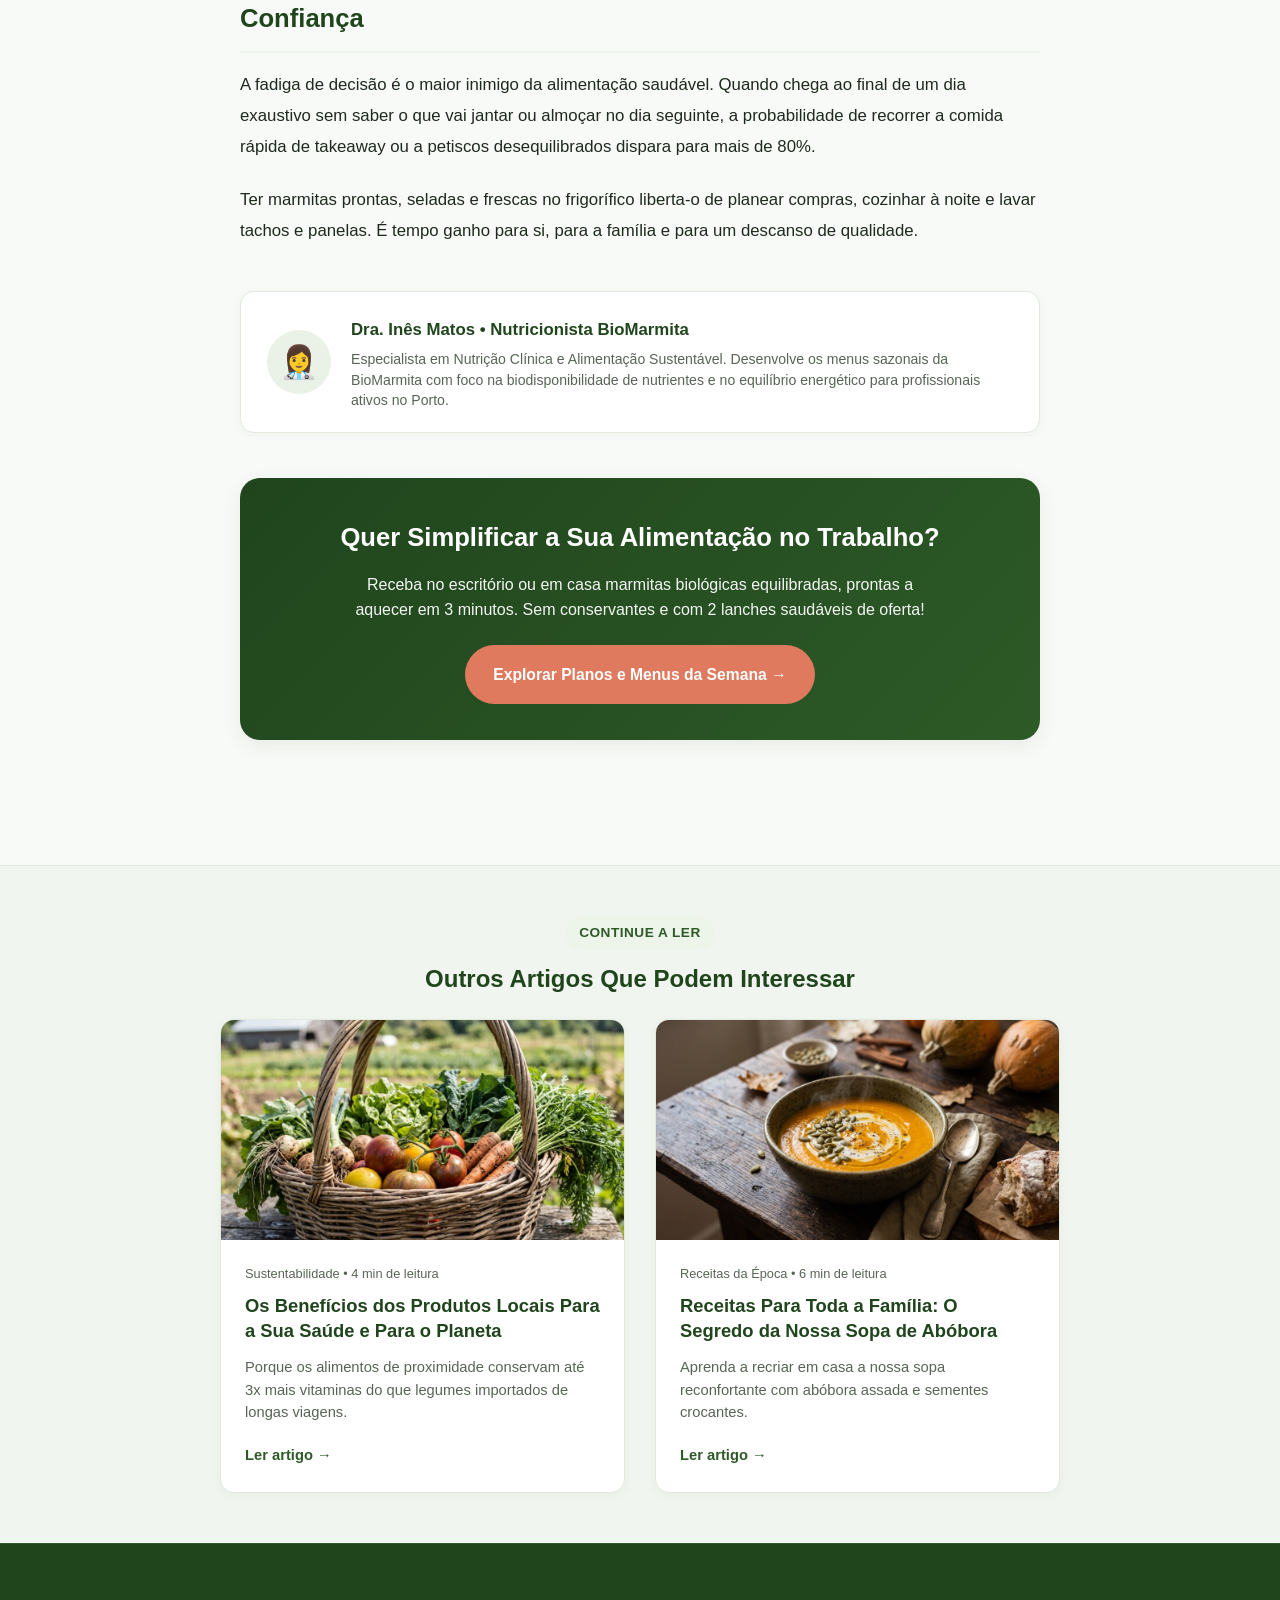
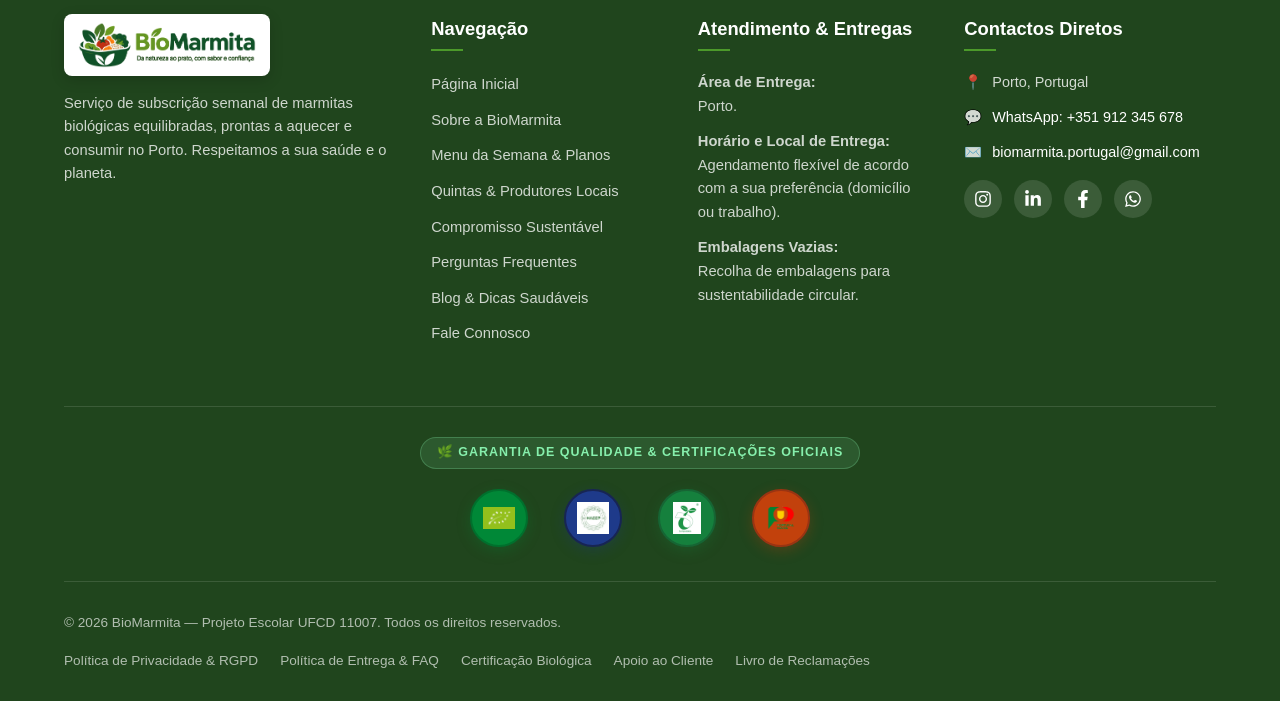
<file: artigo-alimentacao-trabalho.html>
<!DOCTYPE html>
<html lang="pt-PT">
<head>
  <meta charset="UTF-8">
  <meta name="viewport" content="width=device-width, initial-scale=1.0">
  <meta name="description" content="5 Dicas Para Uma Alimentação Mais Saudável no Dia a Dia de Trabalho: mantenha a energia elevada, evite a quebra das 15h e aumente a produtividade com pequenas mudanças práticas.">
  <title>5 Dicas Para Uma Alimentação Mais Saudável no Trabalho — BioMarmita</title>
  <link rel="stylesheet" href="./css/style.css?v=2.6">
</head>
<body>

  <!-- ======================================================================
       CABEÇALHO & BARRA DE NAVEGAÇÃO DE 2 LINHAS
       ====================================================================== -->
  <header class="site-header">
    <!-- Linha 1: Topo (Logo na esquerda e Contactos, Área do Cliente e Carrinho na direita) -->
    <div class="header-top-row">
      <div class="container header-top-container">
        <a href="index.html" class="brand-logo" aria-label="BioMarmita — Da natureza ao prato, com sabor e confiança.">
          <img src="./assets/imagens/logo-biomarmita-horizontal.png" alt="BioMarmita — Da natureza ao prato, com sabor e confiança." class="brand-logo-horizontal">
        </a>

        <div class="header-top-actions">
          <a href="contactos.html" class="header-action-btn" title="Contactos e Apoio ao Cliente">
            <span class="action-icon">
              <svg width="20" height="20" viewBox="0 0 24 24" fill="none" xmlns="http://www.w3.org/2000/svg">
              <path d="M21 11.5a8.38 8.38 0 0 1-.9 3.8 8.5 8.5 0 0 1-7.6 4.7 8.38 8.38 0 0 1-3.8-.9L3 21l1.9-5.7a8.38 8.38 0 0 1-.9-3.8 8.5 8.5 0 0 1 4.7-7.6 8.38 8.38 0 0 1 3.8-.9h.5a8.48 8.48 0 0 1 8 8v.5z" stroke="#1A4314" stroke-width="1.8" stroke-linecap="round" stroke-linejoin="round"/>
              <circle cx="8.5" cy="12" r="1.25" fill="#73A942"/>
              <circle cx="12" cy="12" r="1.25" fill="#73A942"/>
              <circle cx="15.5" cy="12" r="1.25" fill="#73A942"/>
            </svg>
            </span>
            <span class="action-label">Contactos</span>
          </a>
          <a href="area-cliente.html" class="header-action-btn" title="Área de Cliente">
            <span class="action-icon">
              <svg width="20" height="20" viewBox="0 0 24 24" fill="none" xmlns="http://www.w3.org/2000/svg">
              <circle cx="12" cy="7.5" r="4" stroke="#1A4314" stroke-width="1.8"/>
              <path d="M4 20.5a8 8 0 0 1 16 0" stroke="#1A4314" stroke-width="1.8" stroke-linecap="round"/>
              <circle cx="18" cy="5.5" r="2.5" fill="#73A942" stroke="#ffffff" stroke-width="1.2"/>
            </svg>
            </span>
            <span class="action-label">Área de Cliente</span>
          </a>
          <a href="carrinho.html" class="header-action-btn cart-btn" title="Ver Carrinho de Compras">
            <span class="action-icon">
              <svg width="20" height="20" viewBox="0 0 24 24" fill="none" xmlns="http://www.w3.org/2000/svg">
              <circle cx="9" cy="20" r="1.5" fill="#1A4314"/>
              <circle cx="18" cy="20" r="1.5" fill="#1A4314"/>
              <path d="M2.5 3.5h3.2l2.4 11.2a1.5 1.5 0 0 0 1.5 1.1h9.2a1.5 1.5 0 0 0 1.5-1.1L22 6.5H6.5" stroke="#1A4314" stroke-width="1.8" stroke-linecap="round" stroke-linejoin="round"/>
              <path d="M12 9h5" stroke="#73A942" stroke-width="2" stroke-linecap="round"/>
            </svg>
            </span>
            <span class="action-label">Carrinho</span>
          </a>

          <!-- Botão Hambúrguer para ecrãs móveis -->
          <button class="hamburger-btn" id="hamburgerBtn" aria-label="Abrir menu de navegação" aria-expanded="false">
            <svg viewBox="0 0 24 24" fill="none" stroke="#1A4314" stroke-width="2" stroke-linecap="round" stroke-linejoin="round">
              <line x1="3" y1="12" x2="21" y2="12"></line>
              <line x1="3" y1="6" x2="21" y2="6"></line>
              <line x1="3" y1="18" x2="21" y2="18"></line>
            </svg>
          </button>
        </div>
      </div>
    </div>

    <!-- Linha 2: Menu de Navegação com Botão de Subscrição -->
    <div class="header-bottom-row">
      <div class="container header-bottom-container">
        <nav class="nav-menu" id="navMenu">
          <a href="index.html" class="nav-link">Início</a>
          <a href="sobre.html" class="nav-link">Sobre Nós</a>
          <a href="menu.html" class="nav-link">Menu e Planos</a>
          <a href="produtores.html" class="nav-link">Produtores Locais</a>
          <a href="sustentabilidade.html" class="nav-link">Sustentabilidade</a>
          <a href="faq.html" class="nav-link">FAQ</a>
          <a href="blog.html" class="nav-link active">Blog</a>
          <a href="contactos.html" class="nav-link nav-mobile-only">Contactos</a>
          <a href="area-cliente.html" class="nav-link nav-mobile-only">Área de Cliente</a>
          <a href="carrinho.html" class="nav-link nav-mobile-only">Carrinho</a>
          <a href="carrinho.html" class="btn btn-accent btn-sm nav-cta">Subscrever</a>
        </nav>
      </div>
    </div>
  </header>

  <main>
    <article class="article-layout">
      <div class="article-container">

        <!-- Breadcrumbs -->
        <nav class="article-breadcrumb" aria-label="Navegação secundária">
          <a href="index.html">Início</a>
          <span>/</span>
          <a href="blog.html">Blog</a>
          <span>/</span>
          <span style="color: var(--color-text-main);">Nutrição & Bem-Estar</span>
        </nav>

        <!-- Cabeçalho do Artigo -->
        <header class="article-header">
          <span class="badge" style="margin-bottom: 12px;">Nutrição & Energia</span>
          <h1>5 Dicas Para Uma Alimentação Mais Saudável no Dia a Dia de Trabalho</h1>
          
          <div class="article-meta-bar">
            <span>✍️ <strong>Dra. Inês Matos</strong> (Nutricionista BioMarmita)</span>
            <span>📅 Novembro 2026</span>
            <span>⏱️ 5 min de leitura</span>
            <span>📍 Porto</span>
          </div>
        </header>

        <!-- Imagem de Destaque -->
        <div class="article-hero-wrap">
          <img src="./assets/imagens/blog-dicas-saude.jpeg" alt="Batido verde saudável e rotina de bem-estar para o trabalho" loading="lazy" decoding="async">
        </div>

        <!-- Corpo do Artigo -->
        <div class="article-body">
          <p class="article-lead">
            Como manter os níveis de energia elevados sem recorrer a snacks ultraprocessados nem cafés em excesso. Pequenos hábitos com grande impacto no seu foco diário e na sua saúde a longo prazo.
          </p>

          <p>
            Quantas vezes deu por si a lutar contra um cansaço avassalador por volta das 15h30, com vontade de atacar a máquina de venda automática do escritório ou pedir o quarto café do dia? Se trabalha no escritório ou em regime híbrido no Porto, sabe perfeitamente que o ritmo acelerado, as reuniões consecutivas e os prazos apertados tornam a pausa para o almoço num desafio diário.
          </p>

          <p>
            O que colocamos no prato entre as 12h e as 14h determina diretamente a clareza mental, a capacidade de concentração e a boa disposição com que enfrentamos a segunda metade do dia de trabalho. A boa notícia é que não precisa de dietas radicais: basta ajustar alguns pequenos comportamentos estratégicos.
          </p>

          <h2>1. Fuja do "Coma de Hidratos" com Almoços Densos em Nutrientes</h2>
          <p>
            O clássico menu de restaurante ou o almoço improvisado com pratos ricos em gorduras saturadas e hidratos de carbono refinados (como massas tradicionais, fritos ou pão branco) provoca um pico repentino de glicemia no sangue. A resposta do organismo é produzir insulina em larga escala, levando a uma queda abrupta de açúcar no sangue logo a seguir — o famoso "sonolência pós-prandial".
          </p>
          <p>
            Para manter a curva glicémica estável e o cérebro afiado, o seu almoço deve seguir o <strong>Princípio do Prato Saudável</strong>:
          </p>
          <ul>
            <li><strong>50% de Vegetais e Folhas Verdes:</strong> Ricos em fibras, micronutrientes e água para facilitar a digestão.</li>
            <li><strong>25% de Proteína Limpa:</strong> Peixe selvagem, frango do campo, ovos biológicos ou leguminosas (grão, feijão, lentilhas).</li>
            <li><strong>25% de Hidratos Complexos de Baixo Índice Glicémico:</strong> Batata-doce, quinoa real, arroz integral ou trigo-sarraceno.</li>
          </ul>

          <div class="article-callout">
            <strong>🌱 Como a BioMarmita ajuda:</strong> Todas as nossas refeições são calculadas por nutricionistas, confecionadas com azeite virgem extra e embaladas a vácuo, garantindo saciedade prolongada sem aquela sensação de enfartamento.
          </div>

          <h2>2. Hidratação Estratégica Antes do Café</h2>
          <p>
            Uma ligeira desidratação de apenas 1,5% já é suficiente para reduzir a concentração em mais de 20% e provocar dores de cabeça difusas. Muitas vezes, a sensação de cansaço ou a vontade súbita de petiscar açúcar é apenas o corpo a pedir água.
          </p>
          <p>
            <strong>A nossa recomendação:</strong> Comece a manhã de trabalho bebendo um copo grande de água (cerca de 350 a 500 ml) antes de tomar a primeira chávena de café. Mantenha uma garrafa reutilizável na sua secretária e estabeleça como meta beber pequenos goles a cada 45 minutos.
          </p>

          <h2>3. Substitua os Snacks da Máquina por Lanches Reais</h2>
          <p>
            Bolachas de pacote, barras de cereais industriais e salgados contêm doses camufladas de açúcar refinado, gordura trans e sódio. Proporcionam uma sensação fugaz de energia que dura 20 minutos e é sucedida por uma quebra ainda mais profunda.
          </p>
          <p>
            Tenha sempre consigo alternativas biológicas nutritivas e práticas:
          </p>
          <ul>
            <li>Um punhado de frutos secos ao natural (nozes do Douro, amêndoas ou avelãs) combinados com uma peça de fruta da época.</li>
            <li>Muffins de aveia integral com mirtilos de Amarante sem açúcares adicionados.</li>
            <li>Húmus artesanal com palitos de cenoura biológica e pepino fresco.</li>
            <li>Iogurte vegetal natural com sementes de abóbora e linhaça moída.</li>
          </ul>

          <h2>4. Faça Pausas Reais e Almoce Longe do Computador</h2>
          <p>
            Comer a responder a e-mails ou a olhar para o smartphone impede a perceção correta dos sinais fisiológicos de saciedade que o estômago envia ao cérebro (um processo que demora cerca de 20 minutos). Além disso, mastigar à pressa e com os níveis de cortisol (hormona do stress) elevados prejudica a absorção intestinal dos nutrientes.
          </p>
          <p>
            Mesmo que disponha de apenas 30 minutos, feche o ecrã, levante-se do seu posto de trabalho, respire fundo e saboreie cada garfada conscientemente. Vai regressar às tarefas com a mente renovada e a digestão muito mais leve.
          </p>

          <h2>5. Planeie a Semana ao Domingo ou Subscreva um Serviço de Confiança</h2>
          <p>
            A fadiga de decisão é o maior inimigo da alimentação saudável. Quando chega ao final de um dia exaustivo sem saber o que vai jantar ou almoçar no dia seguinte, a probabilidade de recorrer a comida rápida de takeaway ou a petiscos desequilibrados dispara para mais de 80%.
          </p>
          <p>
            Ter marmitas prontas, seladas e frescas no frigorífico liberta-o de planear compras, cozinhar à noite e lavar tachos e panelas. É tempo ganho para si, para a família e para um descanso de qualidade.
          </p>

          <!-- Cartão do Autor -->
          <div class="article-author-card">
            <div class="article-author-avatar">👩‍⚕️</div>
            <div class="article-author-info">
              <h4>Dra. Inês Matos • Nutricionista BioMarmita</h4>
              <p>Especialista em Nutrição Clínica e Alimentação Sustentável. Desenvolve os menus sazonais da BioMarmita com foco na biodisponibilidade de nutrientes e no equilíbrio energético para profissionais ativos no Porto.</p>
            </div>
          </div>

          <!-- Caixa de Ação / CTA -->
          <div class="article-cta-box">
            <h3>Quer Simplificar a Sua Alimentação no Trabalho?</h3>
            <p>Receba no escritório ou em casa marmitas biológicas equilibradas, prontas a aquecer em 3 minutos. Sem conservantes e com 2 lanches saudáveis de oferta!</p>
            <a href="menu.html" class="btn btn-accent" style="font-weight: 700; padding: 13px 26px;">Explorar Planos e Menus da Semana →</a>
          </div>

        </div>

      </div>
    </article>

    <!-- Artigos Relacionados -->
    <section class="related-articles-section">
      <div class="container">
        <div class="section-header" style="margin-bottom: 25px;">
          <span class="badge">Continue a Ler</span>
          <h3 class="section-title" style="font-size: 1.5rem;">Outros Artigos Que Podem Interessar</h3>
        </div>

        <div class="blog-grid" style="grid-template-columns: repeat(2, 1fr); max-width: 840px; margin: 0 auto;">
          <!-- Card Artigo 2 -->
          <article class="blog-card">
            <a href="artigo-produtos-locais.html" class="blog-img-wrap" aria-label="Ler artigo Os Benefícios dos Produtos Locais">
              <img src="./assets/imagens/cesto-legumes.jpeg" alt="Cesto com legumes biológicos colhidos no Norte" loading="lazy" decoding="async">
            </a>
            <div class="blog-body">
              <span class="blog-meta">Sustentabilidade • 4 min de leitura</span>
              <h4 class="blog-title" style="font-size: 1.15rem;"><a href="artigo-produtos-locais.html" style="color: inherit; text-decoration: none;">Os Benefícios dos Produtos Locais Para a Sua Saúde e Para o Planeta</a></h4>
              <p class="blog-excerpt">Porque os alimentos de proximidade conservam até 3x mais vitaminas do que legumes importados de longas viagens.</p>
              <a href="artigo-produtos-locais.html" class="blog-link">Ler artigo →</a>
            </div>
          </article>

          <!-- Card Artigo 3 -->
          <article class="blog-card">
            <a href="artigo-receita-sopa-abobora.html" class="blog-img-wrap" aria-label="Ler receita de sopa de abóbora">
              <img src="./assets/imagens/blog-receita.jpeg" alt="Tigela de sopa de abóbora cremosa biológica" loading="lazy" decoding="async">
            </a>
            <div class="blog-body">
              <span class="blog-meta">Receitas da Época • 6 min de leitura</span>
              <h4 class="blog-title" style="font-size: 1.15rem;"><a href="artigo-receita-sopa-abobora.html" style="color: inherit; text-decoration: none;">Receitas Para Toda a Família: O Segredo da Nossa Sopa de Abóbora</a></h4>
              <p class="blog-excerpt">Aprenda a recriar em casa a nossa sopa reconfortante com abóbora assada e sementes crocantes.</p>
              <a href="artigo-receita-sopa-abobora.html" class="blog-link">Ler artigo →</a>
            </div>
          </article>
        </div>
      </div>
    </section>
  </main>

  <!-- ======================================================================
       RODAPÉ CORPORATIVO UNIFICADO
       ====================================================================== -->
  <footer class="site-footer">
    <div class="container">
      <div class="footer-grid">
        <div class="footer-col footer-about">
          <a href="index.html" class="footer-brand-logo" aria-label="BioMarmita — Da natureza ao prato, com sabor e confiança.">
            <img src="./assets/imagens/logo-biomarmita-horizontal.png" alt="BioMarmita — Da natureza ao prato, com sabor e confiança." class="footer-brand-logo-img">
          </a>
          <p>
            Serviço de subscrição semanal de marmitas biológicas equilibradas, prontas a aquecer e consumir no Porto. Respeitamos a sua saúde e o planeta.
          </p>
        </div>

        <div class="footer-col">
          <h4>Navegação</h4>
          <ul class="footer-links">
            <li><a href="index.html">Página Inicial</a></li>
            <li><a href="sobre.html">Sobre a BioMarmita</a></li>
            <li><a href="menu.html">Menu da Semana & Planos</a></li>
            <li><a href="produtores.html">Quintas & Produtores Locais</a></li>
            <li><a href="sustentabilidade.html">Compromisso Sustentável</a></li>
            <li><a href="faq.html">Perguntas Frequentes</a></li>
            <li><a href="blog.html">Blog & Dicas Saudáveis</a></li>
            <li><a href="contactos.html">Fale Connosco</a></li>
          </ul>
        </div>

        <div class="footer-col">
          <h4>Atendimento & Entregas</h4>
          <p style="font-size: 0.92rem; color: rgba(255,255,255,0.78); margin-bottom: 12px;">
            <strong>Área de Entrega:</strong><br>
            Porto.
          </p>
          <p style="font-size: 0.92rem; color: rgba(255,255,255,0.78); margin-bottom: 12px;">
            <strong>Horário e Local de Entrega:</strong><br>
            Agendamento flexível de acordo com a sua preferência (domicílio ou trabalho).
          </p>
          <p style="font-size: 0.92rem; color: rgba(255,255,255,0.78);">
            <strong>Embalagens Vazias:</strong><br>
            Recolha de embalagens para sustentabilidade circular.
          </p>
        </div>

        <div class="footer-col">
          <h4>Contactos Diretos</h4>
          <div class="footer-contact-item">
            <span>📍</span>
            <span>Porto, Portugal</span>
          </div>
          <div class="footer-contact-item">
            <span>💬</span>
            <a href="https://wa.me/351912345678" target="_blank" style="color: #ffffff;">WhatsApp: +351 912 345 678</a>
          </div>
          <div class="footer-contact-item">
            <span>✉️</span>
            <a href="mailto:biomarmita.portugal@gmail.com" style="color: #ffffff;">biomarmita.portugal@gmail.com</a>
          </div>
          <div class="footer-social-links">
            <a href="https://instagram.com/biomarmita.portugal" target="_blank" rel="noopener noreferrer" class="social-btn social-instagram" aria-label="Instagram">
              <svg viewBox="0 0 448 512" width="18" height="18" fill="currentColor" aria-hidden="true"><path d="M224.1 141c-63.6 0-114.9 51.3-114.9 114.9s51.3 114.9 114.9 114.9S339 319.5 339 255.9 287.7 141 224.1 141zm0 189.6c-41.1 0-74.7-33.5-74.7-74.7s33.5-74.7 74.7-74.7 74.7 33.5 74.7 74.7-33.6 74.7-74.7 74.7zm146.4-194.3c0 14.9-12 26.8-26.8 26.8-14.9 0-26.8-12-26.8-26.8s12-26.8 26.8-26.8 26.8 12 26.8 26.8zm76.1 27.2c-1.7-35.9-9.9-67.7-36.2-93.9-26.2-26.2-58-34.4-93.9-36.2-37-2.1-147.9-2.1-184.9 0-35.8 1.7-67.6 9.9-93.9 36.1s-34.4 58-36.2 93.9c-2.1 37-2.1 147.9 0 184.9 1.7 35.9 9.9 67.7 36.2 93.9s58 34.4 93.9 36.2c37 2.1 147.9 2.1 184.9 0 35.9-1.7 67.7-9.9 93.9-36.2 26.2-26.2 34.4-58 36.2-93.9 2.1-37 2.1-147.8 0-184.8zM398.8 388c-7.8 19.6-22.9 34.7-42.6 42.6-29.5 11.7-99.5 9-132.1 9s-102.7 2.6-132.1-9c-19.6-7.8-34.7-22.9-42.6-42.6-11.7-29.5-9-99.5-9-132.1s-2.6-102.7 9-132.1c7.8-19.6 22.9-34.7 42.6-42.6 29.5-11.7 99.5-9 132.1-9s102.7-2.6 132.1 9c19.6 7.8 34.7 22.9 42.6 42.6 11.7 29.5 9 99.5 9 132.1s2.7 102.7-9 132.1z"/></svg>
            </a>
            <a href="https://linkedin.com" target="_blank" rel="noopener noreferrer" class="social-btn social-linkedin" aria-label="LinkedIn">
              <svg viewBox="0 0 448 512" width="18" height="18" fill="currentColor" aria-hidden="true"><path d="M100.28 448H7.4V148.9h92.88zM53.79 108.1C24.09 108.1 0 83.5 0 53.8a53.79 53.79 0 0 1 107.58 0c0 29.7-24.1 54.3-53.79 54.3zM447.9 448h-92.68V302.4c0-34.7-.7-79.2-48.29-79.2-48.29 0-55.69 37.7-55.69 76.7V448h-92.78V148.9h89.08v40.8h1.3c12.4-23.5 42.69-48.3 87.88-48.3 94 0 111.28 61.9 111.28 142.3V448z"/></svg>
            </a>
            <a href="https://facebook.com" target="_blank" rel="noopener noreferrer" class="social-btn social-facebook" aria-label="Facebook">
              <svg viewBox="0 0 320 512" width="18" height="18" fill="currentColor" aria-hidden="true"><path d="M279.14 288l14.22-92.66h-88.91v-60.13c0-25.35 12.42-50.06 52.24-50.06h40.42V6.26S260.43 0 225.36 0c-73.22 0-121.08 44.38-121.08 124.72v70.62H22.89V288h81.39v224h100.17V288z"/></svg>
            </a>
            <a href="https://wa.me/351912345678" target="_blank" rel="noopener noreferrer" class="social-btn social-whatsapp" aria-label="WhatsApp">
              <svg viewBox="0 0 448 512" width="18" height="18" fill="currentColor" aria-hidden="true"><path d="M380.9 97.1C339 55.1 283.2 32 223.9 32c-122.4 0-222 99.6-222 222 0 39.1 10.2 77.3 29.6 111L0 480l117.7-30.9c32.4 17.7 68.9 27 106.1 27h.1c122.3 0 224.1-99.6 224.1-222 0-59.3-25.2-115-67.1-157zm-157 341.6c-33.2 0-65.7-8.9-94-25.7l-6.7-4-69.8 18.3L72 359.2l-4.4-7c-18.5-29.4-28.2-63.3-28.2-98.2 0-101.7 82.8-184.5 184.6-184.5 49.3 0 95.6 19.2 130.4 54.1 34.8 34.9 56.2 81.2 56.1 130.5 0 101.8-84.9 184.6-186.6 184.6zm101.2-138.2c-5.5-2.8-32.8-16.2-37.9-18-5.1-1.9-8.8-2.8-12.5 2.8-3.7 5.6-14.3 18-17.6 21.8-3.2 3.7-6.5 4.2-12 1.4-32.6-16.3-54-29.1-75.5-66-5.7-9.8 5.7-9.1 16.3-30.3 1.8-3.7.9-6.9-.5-9.7-1.4-2.8-12.5-30.1-17.1-41.2-4.5-10.8-9.1-9.3-12.5-9.5-3.2-.2-6.9-.2-10.6-.2-3.7 0-9.7 1.4-14.8 6.9-5.1 5.6-19.4 19-19.4 46.3 0 27.3 19.9 53.7 22.6 57.4 2.8 3.7 39.1 59.7 94.8 83.8 35.2 15.2 49 16.5 66.6 13.9 10.7-1.6 32.8-13.4 37.4-26.4 4.6-13 4.6-24.1 3.2-26.4-1.3-2.5-5-3.9-10.5-6.6z"/></svg>
            </a>
          </div>
        </div>
      </div>

      <!-- Barra de Certificações Oficiais no Rodapé -->
      <div class="footer-certifications-bar">
        <div class="footer-cert-header">
          <span>🌿 Garantia de Qualidade &amp; Certificações Oficiais</span>
        </div>
        <div class="cert-logos-row" role="list" aria-label="Certificações Oficiais da BioMarmita">
          <!-- Selo 1: Euro-Folha UE -->
          <a href="sustentabilidade.html#certificacoes" class="cert-logo-item" role="listitem" title="Euro-Folha UE: 100% Bio • Sem Pesticidas nem OGM">
            <div class="cert-logo-circle euroleaf" aria-hidden="true">
              <img src="./assets/imagens/selo-euro-folha.png" alt="Euro-Folha UE" class="cert-logo-img" loading="lazy" decoding="async">
            </div>
            <div class="cert-logo-tooltip" role="tooltip">
              <strong class="cert-tooltip-title">Euro-Folha UE</strong>
              <span class="cert-tooltip-desc">100% Bio • Sem Pesticidas nem OGM</span>
              <span class="cert-tooltip-action">Saber mais →</span>
            </div>
          </a>

          <!-- Selo 2: Higiene e Segurança HACCP -->
          <a href="sustentabilidade.html#certificacoes" class="cert-logo-item" role="listitem" title="HACCP &amp; Higiene: Segurança Alimentar Certificada">
            <div class="cert-logo-circle haccp" aria-hidden="true">
              <img src="./assets/imagens/selo-haccp.png" alt="HACCP" class="cert-logo-img" loading="lazy" decoding="async">
            </div>
            <div class="cert-logo-tooltip" role="tooltip">
              <strong class="cert-tooltip-title">HACCP &amp; Higiene</strong>
              <span class="cert-tooltip-desc">Segurança Alimentar Certificada</span>
              <span class="cert-tooltip-action">Saber mais →</span>
            </div>
          </a>

          <!-- Selo 3: Bioplástico Compostável EN 13432 -->
          <a href="sustentabilidade.html#certificacoes" class="cert-logo-item" role="listitem" title="Norma EN 13432: Bioplástico 100% Compostável">
            <div class="cert-logo-circle compost" aria-hidden="true">
              <img src="./assets/imagens/selo-en-13432.png" alt="Norma EN 13432" class="cert-logo-img" loading="lazy" decoding="async">
            </div>
            <div class="cert-logo-tooltip" role="tooltip">
              <strong class="cert-tooltip-title">Norma EN 13432</strong>
              <span class="cert-tooltip-desc">Bioplástico 100% Compostável</span>
              <span class="cert-tooltip-action">Saber mais →</span>
            </div>
          </a>

          <!-- Selo 4: Cadeia Curta / Origem Nacional -->
          <a href="produtores.html" class="cert-logo-item" role="listitem" title="Cadeia Curta (< 60 km): Produtores Locais do Norte">
            <div class="cert-logo-circle local" aria-hidden="true">
              <img src="./assets/imagens/selo-cadeia-curta.png" alt="Cadeia Curta" class="cert-logo-img" loading="lazy" decoding="async">
            </div>
            <div class="cert-logo-tooltip" role="tooltip">
              <strong class="cert-tooltip-title">Cadeia Curta (&lt; 60 km)</strong>
              <span class="cert-tooltip-desc">Produtores Locais do Norte</span>
              <span class="cert-tooltip-action">Conhecer quintas →</span>
            </div>
          </a>
        </div>
      </div>

      <div class="footer-bottom">
        <p>© 2026 BioMarmita — Projeto Escolar UFCD 11007. Todos os direitos reservados.</p>
        <div class="footer-legal-links">
          <a href="privacidade.html">Política de Privacidade &amp; RGPD</a>
          <a href="faq.html">Política de Entrega &amp; FAQ</a>
          <a href="sustentabilidade.html">Certificação Biológica</a>
          <a href="contactos.html">Apoio ao Cliente</a>
          <a href="https://www.livroreclamacoes.pt" target="_blank" rel="noopener noreferrer" title="Livro de Reclamações Eletrónico Oficial">Livro de Reclamações</a>
        </div>
      </div>
    </div>
  </footer>

  <!-- Botão Flutuante de WhatsApp -->
  <a href="https://wa.me/351912345678?text=Ol%C3%A1!%20Li%20o%20artigo%20sobre%20alimenta%C3%A7%C3%A3o%20no%20trabalho%20e%20gostaria%20de%20saber%20mais%20sobre%20a%20BioMarmita." class="whatsapp-float" target="_blank" rel="noopener noreferrer" aria-label="Falar no WhatsApp">
    <svg viewBox="0 0 24 24">
      <path d="M12.04 2C6.58 2 2.13 6.45 2.13 11.91C2.13 13.66 2.59 15.36 3.45 16.86L2.05 22L7.3 20.62C8.75 21.41 10.38 21.83 12.04 21.83C17.5 21.83 21.95 17.38 21.95 11.92C21.95 9.27 20.92 6.78 19.05 4.91C17.18 3.03 14.69 2 12.04 2M12.05 3.67C14.25 3.67 16.31 4.53 17.87 6.09C19.42 7.65 20.28 9.72 20.28 11.92C20.28 16.46 16.58 20.15 12.04 20.15C10.56 20.15 9.11 19.76 7.85 19L7.55 18.83L4.43 19.65L5.26 16.61L5.06 16.29C4.24 14.99 3.81 13.47 3.81 11.91C3.81 7.37 7.5 3.67 12.05 3.67M9.27 7.49C9.09 7.49 8.89 7.56 8.73 7.74C8.57 7.92 8.08 8.38 8.08 9.32C8.08 10.26 8.76 11.16 8.86 11.29C8.95 11.43 10.2 13.36 12.12 14.19C13.68 14.86 14 14.73 14.34 14.69C14.68 14.66 15.44 14.24 15.6 13.79C15.76 13.34 15.76 12.95 15.71 12.87C15.66 12.79 15.53 12.74 15.34 12.65C15.16 12.55 14.25 12.11 14.08 12.05C13.91 11.98 13.78 11.95 13.66 12.13C13.53 12.31 13.16 12.74 13.05 12.87C12.94 13 12.83 13.02 12.64 12.92C12.46 12.83 11.87 12.64 11.17 12.02C10.63 11.53 10.26 10.93 10.15 10.75C10.05 10.57 10.14 10.47 10.23 10.37C10.32 10.28 10.42 10.15 10.52 10.04C10.62 9.93 10.65 9.85 10.72 9.72C10.78 9.59 10.75 9.47 10.7 9.38C10.66 9.29 10.26 8.32 10.09 7.92C9.93 7.52 9.76 7.58 9.63 7.58C9.51 7.57 9.38 7.49 9.27 7.49Z"/>
    </svg>
    <span>Fale Connosco</span>
  </a>

  <!-- Botão Flutuante Voltar ao Topo -->
  <button type="button" id="backToTopBtn" class="back-to-top-btn" aria-label="Voltar ao topo da página" title="Voltar ao topo">
    <svg width="22" height="22" viewBox="0 0 24 24" fill="none" stroke="currentColor" stroke-width="2.5" stroke-linecap="round" stroke-linejoin="round">
      <line x1="12" y1="19" x2="12" y2="5"></line>
      <polyline points="5 12 12 5 19 12"></polyline>
    </svg>
  </button>

  <script src="./js/script.js?v=2.6"></script>
</body>
</html>
</file>
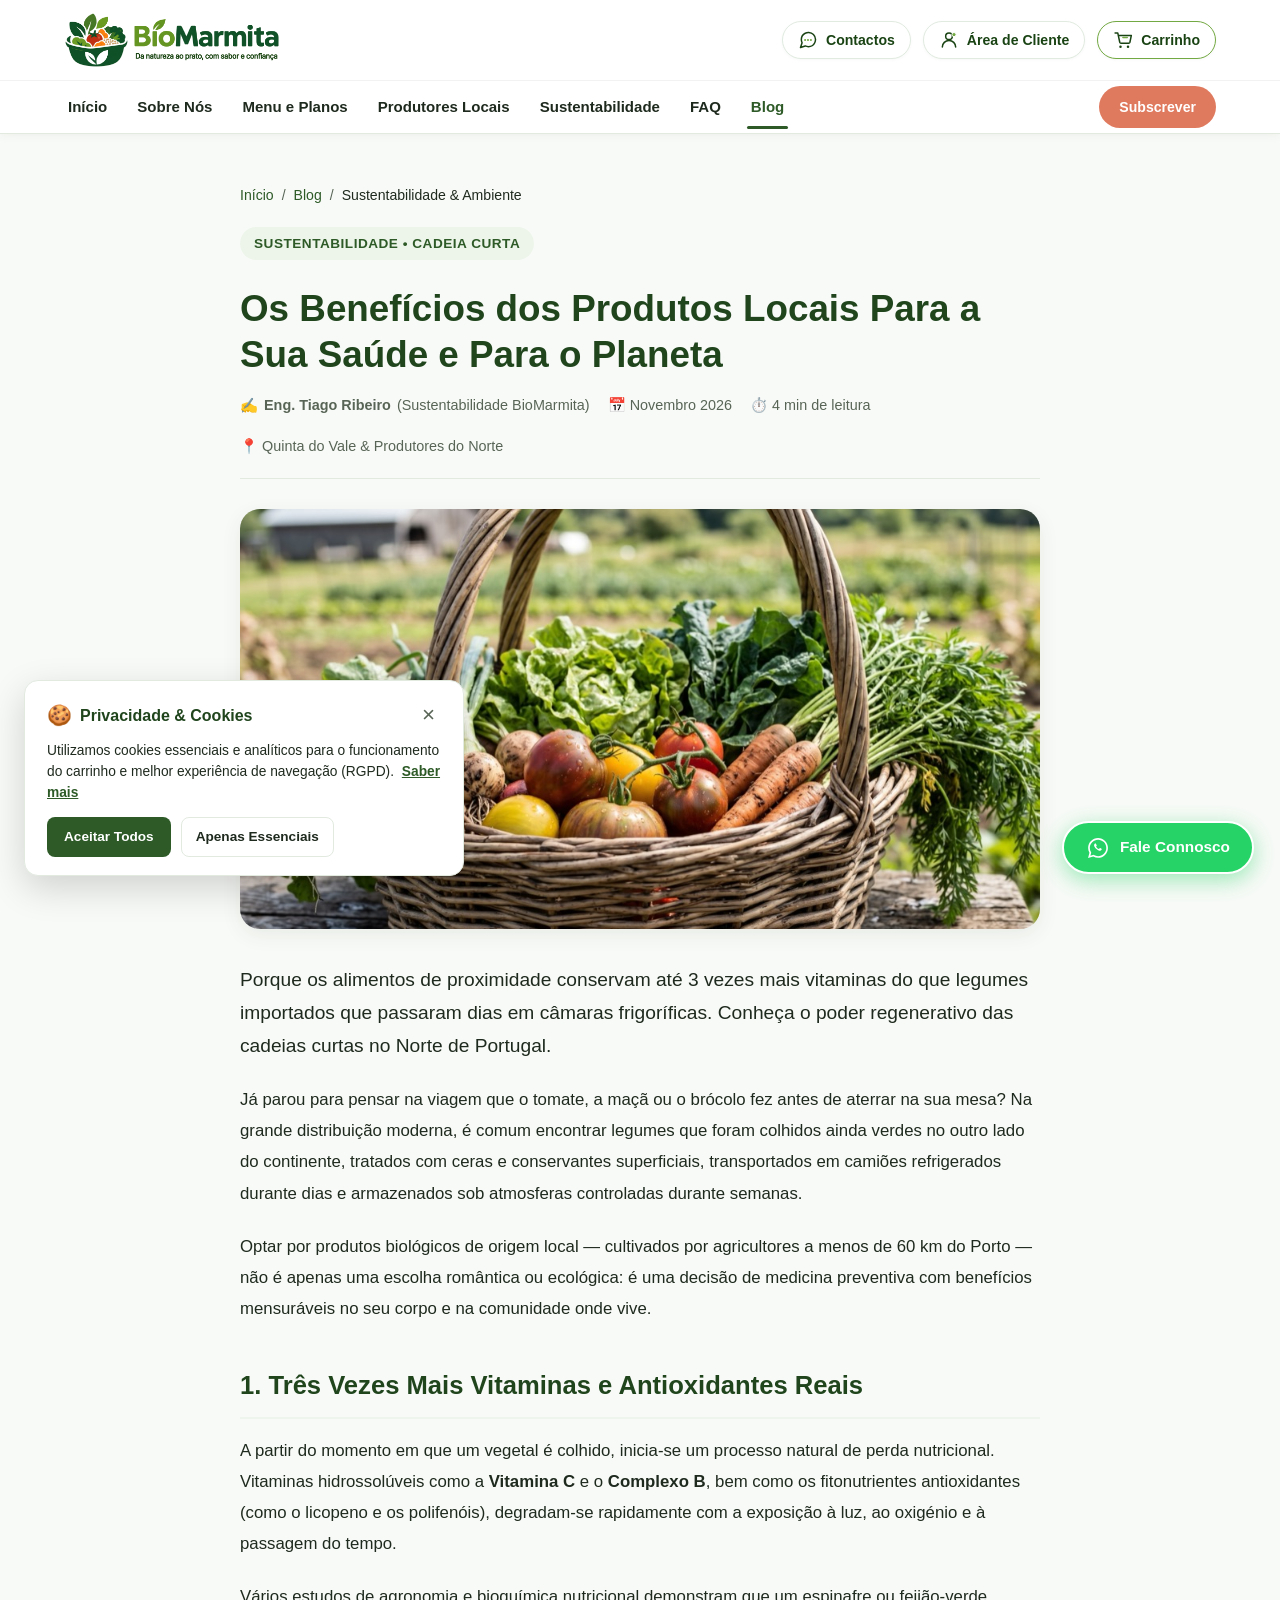
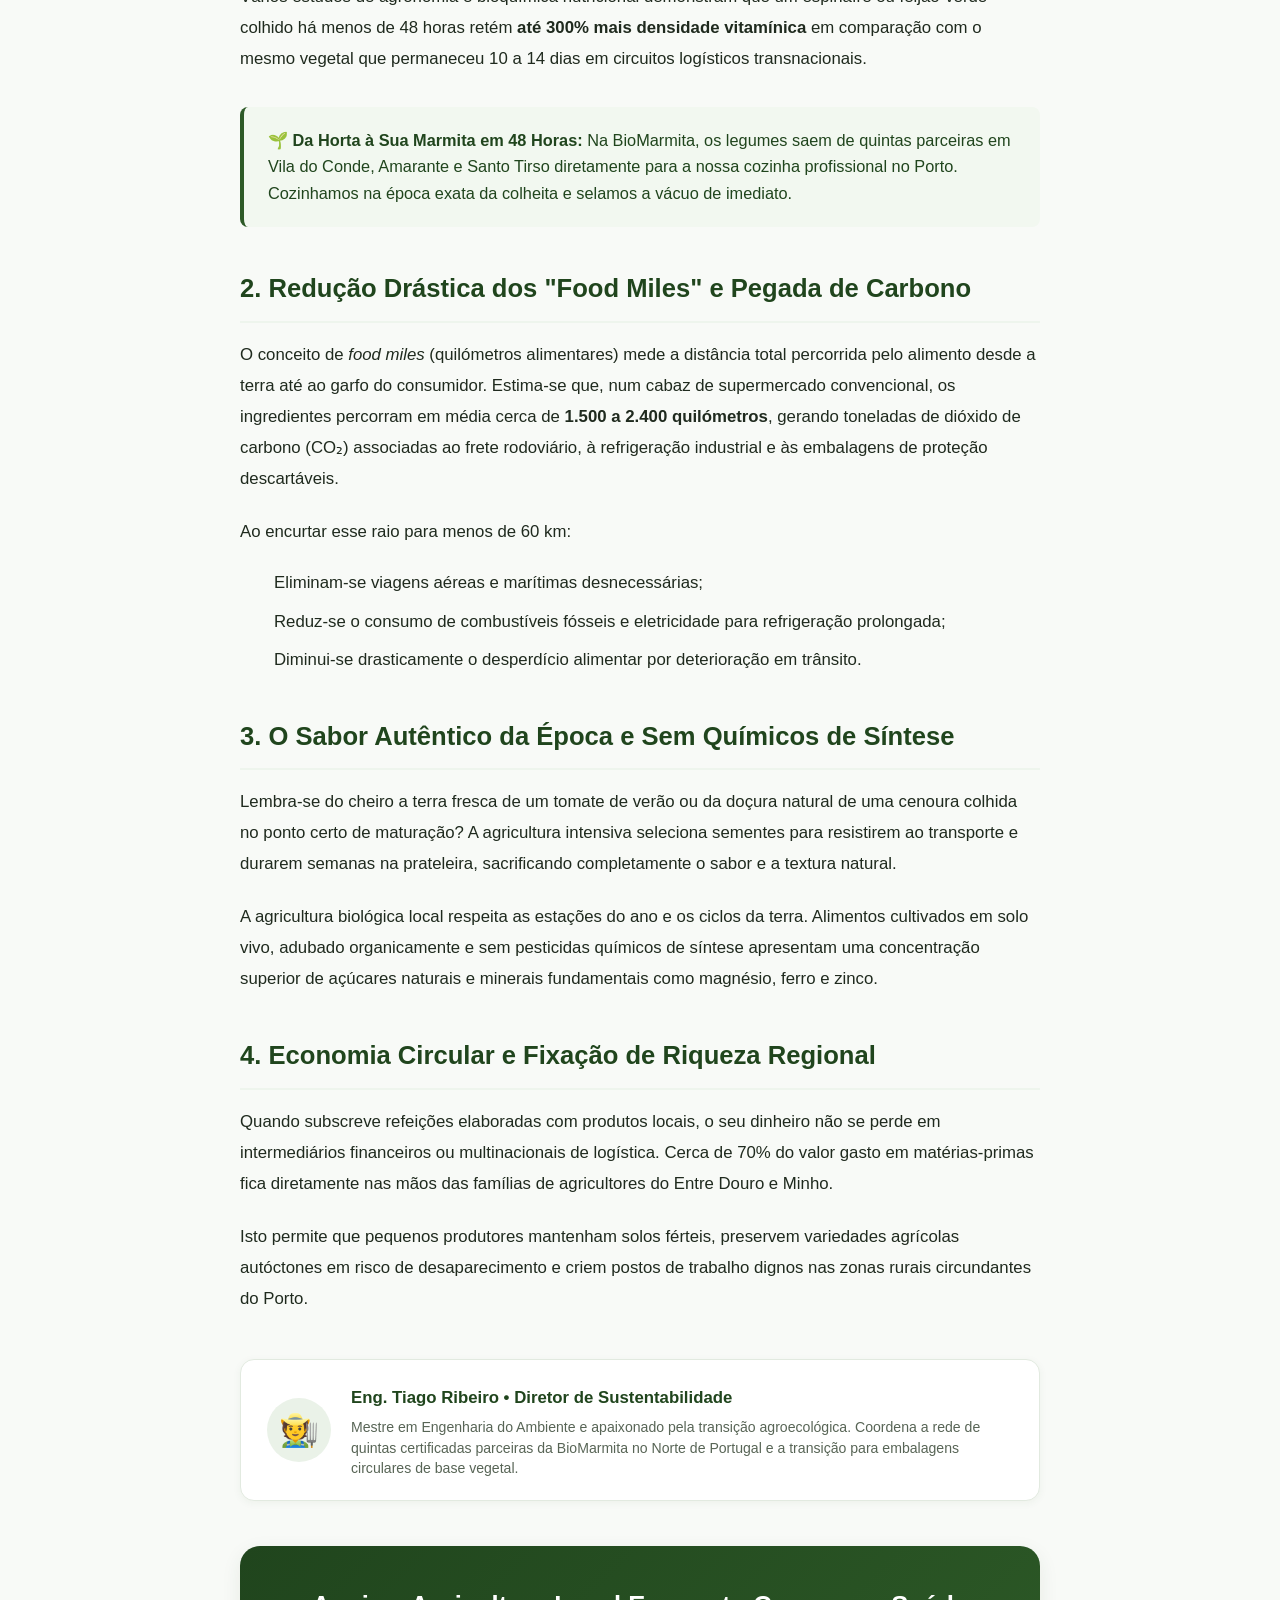
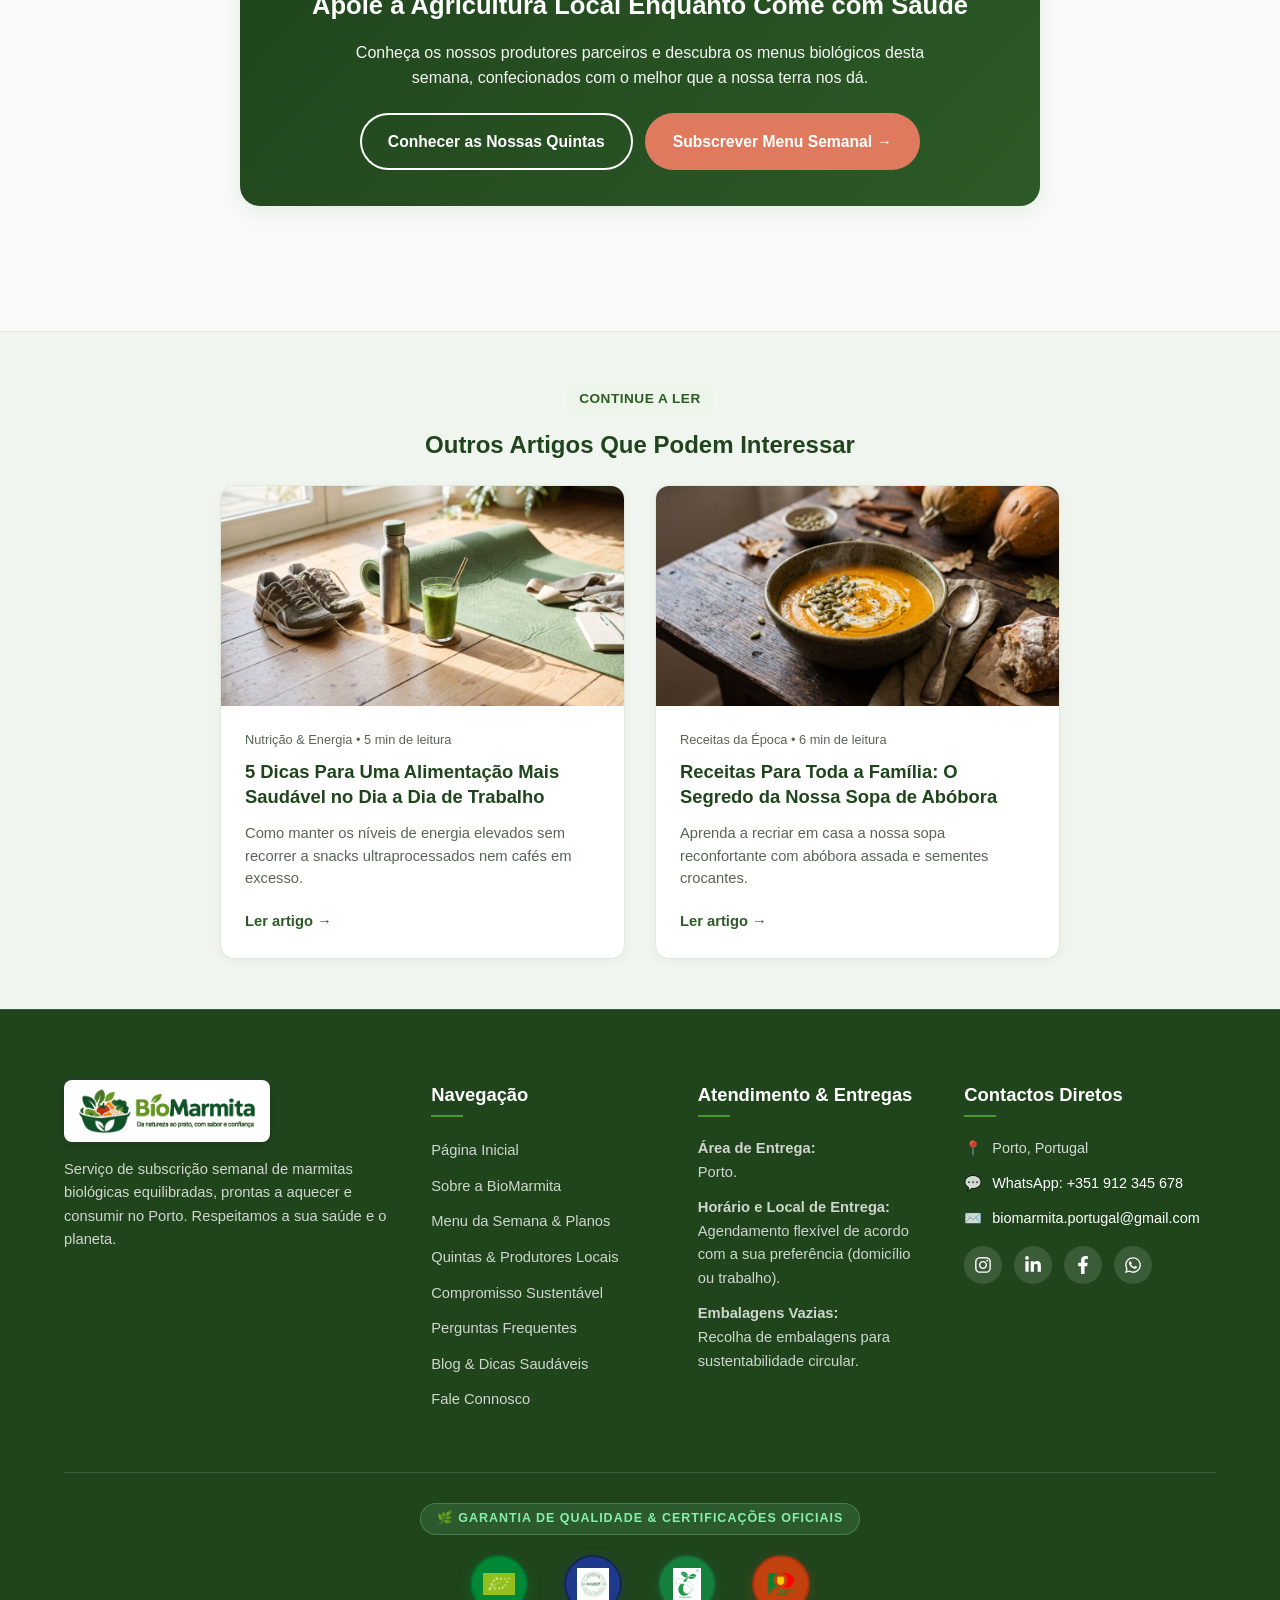
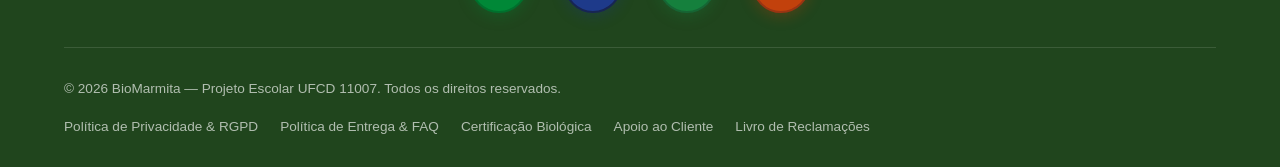
<file: artigo-produtos-locais.html>
<!DOCTYPE html>
<html lang="pt-PT">
<head>
  <meta charset="UTF-8">
  <meta name="viewport" content="width=device-width, initial-scale=1.0">
  <meta name="description" content="Os Benefícios dos Produtos Locais Para a Sua Saúde e Para o Planeta: descubra porque alimentos de proximidade conservam até 3 vezes mais vitaminas e reduzem as emissões de CO2.">
  <title>Os Benefícios dos Produtos Locais Para a Saúde e o Planeta — BioMarmita</title>
  <link rel="stylesheet" href="./css/style.css?v=2.6">
</head>
<body>

  <!-- ======================================================================
       CABEÇALHO & BARRA DE NAVEGAÇÃO DE 2 LINHAS
       ====================================================================== -->
  <header class="site-header">
    <!-- Linha 1: Topo (Logo na esquerda e Contactos, Área do Cliente e Carrinho na direita) -->
    <div class="header-top-row">
      <div class="container header-top-container">
        <a href="index.html" class="brand-logo" aria-label="BioMarmita — Da natureza ao prato, com sabor e confiança.">
          <img src="./assets/imagens/logo-biomarmita-horizontal.png" alt="BioMarmita — Da natureza ao prato, com sabor e confiança." class="brand-logo-horizontal">
        </a>

        <div class="header-top-actions">
          <a href="contactos.html" class="header-action-btn" title="Contactos e Apoio ao Cliente">
            <span class="action-icon">
              <svg width="20" height="20" viewBox="0 0 24 24" fill="none" xmlns="http://www.w3.org/2000/svg">
              <path d="M21 11.5a8.38 8.38 0 0 1-.9 3.8 8.5 8.5 0 0 1-7.6 4.7 8.38 8.38 0 0 1-3.8-.9L3 21l1.9-5.7a8.38 8.38 0 0 1-.9-3.8 8.5 8.5 0 0 1 4.7-7.6 8.38 8.38 0 0 1 3.8-.9h.5a8.48 8.48 0 0 1 8 8v.5z" stroke="#1A4314" stroke-width="1.8" stroke-linecap="round" stroke-linejoin="round"/>
              <circle cx="8.5" cy="12" r="1.25" fill="#73A942"/>
              <circle cx="12" cy="12" r="1.25" fill="#73A942"/>
              <circle cx="15.5" cy="12" r="1.25" fill="#73A942"/>
            </svg>
            </span>
            <span class="action-label">Contactos</span>
          </a>
          <a href="area-cliente.html" class="header-action-btn" title="Área de Cliente">
            <span class="action-icon">
              <svg width="20" height="20" viewBox="0 0 24 24" fill="none" xmlns="http://www.w3.org/2000/svg">
              <circle cx="12" cy="7.5" r="4" stroke="#1A4314" stroke-width="1.8"/>
              <path d="M4 20.5a8 8 0 0 1 16 0" stroke="#1A4314" stroke-width="1.8" stroke-linecap="round"/>
              <circle cx="18" cy="5.5" r="2.5" fill="#73A942" stroke="#ffffff" stroke-width="1.2"/>
            </svg>
            </span>
            <span class="action-label">Área de Cliente</span>
          </a>
          <a href="carrinho.html" class="header-action-btn cart-btn" title="Ver Carrinho de Compras">
            <span class="action-icon">
              <svg width="20" height="20" viewBox="0 0 24 24" fill="none" xmlns="http://www.w3.org/2000/svg">
              <circle cx="9" cy="20" r="1.5" fill="#1A4314"/>
              <circle cx="18" cy="20" r="1.5" fill="#1A4314"/>
              <path d="M2.5 3.5h3.2l2.4 11.2a1.5 1.5 0 0 0 1.5 1.1h9.2a1.5 1.5 0 0 0 1.5-1.1L22 6.5H6.5" stroke="#1A4314" stroke-width="1.8" stroke-linecap="round" stroke-linejoin="round"/>
              <path d="M12 9h5" stroke="#73A942" stroke-width="2" stroke-linecap="round"/>
            </svg>
            </span>
            <span class="action-label">Carrinho</span>
          </a>

          <!-- Botão Hambúrguer para ecrãs móveis -->
          <button class="hamburger-btn" id="hamburgerBtn" aria-label="Abrir menu de navegação" aria-expanded="false">
            <svg viewBox="0 0 24 24" fill="none" stroke="#1A4314" stroke-width="2" stroke-linecap="round" stroke-linejoin="round">
              <line x1="3" y1="12" x2="21" y2="12"></line>
              <line x1="3" y1="6" x2="21" y2="6"></line>
              <line x1="3" y1="18" x2="21" y2="18"></line>
            </svg>
          </button>
        </div>
      </div>
    </div>

    <!-- Linha 2: Menu de Navegação com Botão de Subscrição -->
    <div class="header-bottom-row">
      <div class="container header-bottom-container">
        <nav class="nav-menu" id="navMenu">
          <a href="index.html" class="nav-link">Início</a>
          <a href="sobre.html" class="nav-link">Sobre Nós</a>
          <a href="menu.html" class="nav-link">Menu e Planos</a>
          <a href="produtores.html" class="nav-link">Produtores Locais</a>
          <a href="sustentabilidade.html" class="nav-link">Sustentabilidade</a>
          <a href="faq.html" class="nav-link">FAQ</a>
          <a href="blog.html" class="nav-link active">Blog</a>
          <a href="contactos.html" class="nav-link nav-mobile-only">Contactos</a>
          <a href="area-cliente.html" class="nav-link nav-mobile-only">Área de Cliente</a>
          <a href="carrinho.html" class="nav-link nav-mobile-only">Carrinho</a>
          <a href="carrinho.html" class="btn btn-accent btn-sm nav-cta">Subscrever</a>
        </nav>
      </div>
    </div>
  </header>

  <main>
    <article class="article-layout">
      <div class="article-container">

        <!-- Breadcrumbs -->
        <nav class="article-breadcrumb" aria-label="Navegação secundária">
          <a href="index.html">Início</a>
          <span>/</span>
          <a href="blog.html">Blog</a>
          <span>/</span>
          <span style="color: var(--color-text-main);">Sustentabilidade & Ambiente</span>
        </nav>

        <!-- Cabeçalho do Artigo -->
        <header class="article-header">
          <span class="badge" style="margin-bottom: 12px;">Sustentabilidade • Cadeia Curta</span>
          <h1>Os Benefícios dos Produtos Locais Para a Sua Saúde e Para o Planeta</h1>
          
          <div class="article-meta-bar">
            <span>✍️ <strong>Eng. Tiago Ribeiro</strong> (Sustentabilidade BioMarmita)</span>
            <span>📅 Novembro 2026</span>
            <span>⏱️ 4 min de leitura</span>
            <span>📍 Quinta do Vale & Produtores do Norte</span>
          </div>
        </header>

        <!-- Imagem de Destaque -->
        <div class="article-hero-wrap">
          <img src="./assets/imagens/cesto-legumes.jpeg" alt="Cesto com legumes biológicos frescos acabados de colher nas quintas do Norte" loading="lazy" decoding="async">
        </div>

        <!-- Corpo do Artigo -->
        <div class="article-body">
          <p class="article-lead">
            Porque os alimentos de proximidade conservam até 3 vezes mais vitaminas do que legumes importados que passaram dias em câmaras frigoríficas. Conheça o poder regenerativo das cadeias curtas no Norte de Portugal.
          </p>

          <p>
            Já parou para pensar na viagem que o tomate, a maçã ou o brócolo fez antes de aterrar na sua mesa? Na grande distribuição moderna, é comum encontrar legumes que foram colhidos ainda verdes no outro lado do continente, tratados com ceras e conservantes superficiais, transportados em camiões refrigerados durante dias e armazenados sob atmosferas controladas durante semanas.
          </p>

          <p>
            Optar por produtos biológicos de origem local — cultivados por agricultores a menos de 60 km do Porto — não é apenas uma escolha romântica ou ecológica: é uma decisão de medicina preventiva com benefícios mensuráveis no seu corpo e na comunidade onde vive.
          </p>

          <h2>1. Três Vezes Mais Vitaminas e Antioxidantes Reais</h2>
          <p>
            A partir do momento em que um vegetal é colhido, inicia-se um processo natural de perda nutricional. Vitaminas hidrossolúveis como a <strong>Vitamina C</strong> e o <strong>Complexo B</strong>, bem como os fitonutrientes antioxidantes (como o licopeno e os polifenóis), degradam-se rapidamente com a exposição à luz, ao oxigénio e à passagem do tempo.
          </p>
          <p>
            Vários estudos de agronomia e bioquímica nutricional demonstram que um espinafre ou feijão-verde colhido há menos de 48 horas retém <strong>até 300% mais densidade vitamínica</strong> em comparação com o mesmo vegetal que permaneceu 10 a 14 dias em circuitos logísticos transnacionais.
          </p>

          <div class="article-callout">
            <strong>🌱 Da Horta à Sua Marmita em 48 Horas:</strong> Na BioMarmita, os legumes saem de quintas parceiras em Vila do Conde, Amarante e Santo Tirso diretamente para a nossa cozinha profissional no Porto. Cozinhamos na época exata da colheita e selamos a vácuo de imediato.
          </div>

          <h2>2. Redução Drástica dos "Food Miles" e Pegada de Carbono</h2>
          <p>
            O conceito de <em>food miles</em> (quilómetros alimentares) mede a distância total percorrida pelo alimento desde a terra até ao garfo do consumidor. Estima-se que, num cabaz de supermercado convencional, os ingredientes percorram em média cerca de <strong>1.500 a 2.400 quilómetros</strong>, gerando toneladas de dióxido de carbono (CO₂) associadas ao frete rodoviário, à refrigeração industrial e às embalagens de proteção descartáveis.
          </p>
          <p>
            Ao encurtar esse raio para menos de 60 km:
          </p>
          <ul>
            <li>Eliminam-se viagens aéreas e marítimas desnecessárias;</li>
            <li>Reduz-se o consumo de combustíveis fósseis e eletricidade para refrigeração prolongada;</li>
            <li>Diminui-se drasticamente o desperdício alimentar por deterioração em trânsito.</li>
          </ul>

          <h2>3. O Sabor Autêntico da Época e Sem Químicos de Síntese</h2>
          <p>
            Lembra-se do cheiro a terra fresca de um tomate de verão ou da doçura natural de uma cenoura colhida no ponto certo de maturação? A agricultura intensiva seleciona sementes para resistirem ao transporte e durarem semanas na prateleira, sacrificando completamente o sabor e a textura natural.
          </p>
          <p>
            A agricultura biológica local respeita as estações do ano e os ciclos da terra. Alimentos cultivados em solo vivo, adubado organicamente e sem pesticidas químicos de síntese apresentam uma concentração superior de açúcares naturais e minerais fundamentais como magnésio, ferro e zinco.
          </p>

          <h2>4. Economia Circular e Fixação de Riqueza Regional</h2>
          <p>
            Quando subscreve refeições elaboradas com produtos locais, o seu dinheiro não se perde em intermediários financeiros ou multinacionais de logística. Cerca de 70% do valor gasto em matérias-primas fica diretamente nas mãos das famílias de agricultores do Entre Douro e Minho.
          </p>
          <p>
            Isto permite que pequenos produtores mantenham solos férteis, preservem variedades agrícolas autóctones em risco de desaparecimento e criem postos de trabalho dignos nas zonas rurais circundantes do Porto.
          </p>

          <!-- Cartão do Autor -->
          <div class="article-author-card">
            <div class="article-author-avatar">🧑‍🌾</div>
            <div class="article-author-info">
              <h4>Eng. Tiago Ribeiro • Diretor de Sustentabilidade</h4>
              <p>Mestre em Engenharia do Ambiente e apaixonado pela transição agroecológica. Coordena a rede de quintas certificadas parceiras da BioMarmita no Norte de Portugal e a transição para embalagens circulares de base vegetal.</p>
            </div>
          </div>

          <!-- Caixa de Ação / CTA -->
          <div class="article-cta-box">
            <h3>Apoie a Agricultura Local Enquanto Come com Saúde</h3>
            <p>Conheça os nossos produtores parceiros e descubra os menus biológicos desta semana, confecionados com o melhor que a nossa terra nos dá.</p>
            <div style="display: flex; gap: 12px; justify-content: center; flex-wrap: wrap;">
              <a href="produtores.html" class="btn btn-outline" style="border-color: #ffffff; color: #ffffff;">Conhecer as Nossas Quintas</a>
              <a href="menu.html" class="btn btn-accent" style="font-weight: 700;">Subscrever Menu Semanal →</a>
            </div>
          </div>

        </div>

      </div>
    </article>

    <!-- Artigos Relacionados -->
    <section class="related-articles-section">
      <div class="container">
        <div class="section-header" style="margin-bottom: 25px;">
          <span class="badge">Continue a Ler</span>
          <h3 class="section-title" style="font-size: 1.5rem;">Outros Artigos Que Podem Interessar</h3>
        </div>

        <div class="blog-grid" style="grid-template-columns: repeat(2, 1fr); max-width: 840px; margin: 0 auto;">
          <!-- Card Artigo 1 -->
          <article class="blog-card">
            <a href="artigo-alimentacao-trabalho.html" class="blog-img-wrap" aria-label="Ler artigo 5 Dicas de Alimentação Saudável">
              <img src="./assets/imagens/blog-dicas-saude.jpeg" alt="Dicas de alimentação saudável no dia a dia" loading="lazy" decoding="async">
            </a>
            <div class="blog-body">
              <span class="blog-meta">Nutrição & Energia • 5 min de leitura</span>
              <h4 class="blog-title" style="font-size: 1.15rem;"><a href="artigo-alimentacao-trabalho.html" style="color: inherit; text-decoration: none;">5 Dicas Para Uma Alimentação Mais Saudável no Dia a Dia de Trabalho</a></h4>
              <p class="blog-excerpt">Como manter os níveis de energia elevados sem recorrer a snacks ultraprocessados nem cafés em excesso.</p>
              <a href="artigo-alimentacao-trabalho.html" class="blog-link">Ler artigo →</a>
            </div>
          </article>

          <!-- Card Artigo 3 -->
          <article class="blog-card">
            <a href="artigo-receita-sopa-abobora.html" class="blog-img-wrap" aria-label="Ler receita de sopa de abóbora">
              <img src="./assets/imagens/blog-receita.jpeg" alt="Tigela de sopa de abóbora cremosa biológica" loading="lazy" decoding="async">
            </a>
            <div class="blog-body">
              <span class="blog-meta">Receitas da Época • 6 min de leitura</span>
              <h4 class="blog-title" style="font-size: 1.15rem;"><a href="artigo-receita-sopa-abobora.html" style="color: inherit; text-decoration: none;">Receitas Para Toda a Família: O Segredo da Nossa Sopa de Abóbora</a></h4>
              <p class="blog-excerpt">Aprenda a recriar em casa a nossa sopa reconfortante com abóbora assada e sementes crocantes.</p>
              <a href="artigo-receita-sopa-abobora.html" class="blog-link">Ler artigo →</a>
            </div>
          </article>
        </div>
      </div>
    </section>
  </main>

  <!-- ======================================================================
       RODAPÉ CORPORATIVO UNIFICADO
       ====================================================================== -->
  <footer class="site-footer">
    <div class="container">
      <div class="footer-grid">
        <div class="footer-col footer-about">
          <a href="index.html" class="footer-brand-logo" aria-label="BioMarmita — Da natureza ao prato, com sabor e confiança.">
            <img src="./assets/imagens/logo-biomarmita-horizontal.png" alt="BioMarmita — Da natureza ao prato, com sabor e confiança." class="footer-brand-logo-img">
          </a>
          <p>
            Serviço de subscrição semanal de marmitas biológicas equilibradas, prontas a aquecer e consumir no Porto. Respeitamos a sua saúde e o planeta.
          </p>
        </div>

        <div class="footer-col">
          <h4>Navegação</h4>
          <ul class="footer-links">
            <li><a href="index.html">Página Inicial</a></li>
            <li><a href="sobre.html">Sobre a BioMarmita</a></li>
            <li><a href="menu.html">Menu da Semana & Planos</a></li>
            <li><a href="produtores.html">Quintas & Produtores Locais</a></li>
            <li><a href="sustentabilidade.html">Compromisso Sustentável</a></li>
            <li><a href="faq.html">Perguntas Frequentes</a></li>
            <li><a href="blog.html">Blog & Dicas Saudáveis</a></li>
            <li><a href="contactos.html">Fale Connosco</a></li>
          </ul>
        </div>

        <div class="footer-col">
          <h4>Atendimento & Entregas</h4>
          <p style="font-size: 0.92rem; color: rgba(255,255,255,0.78); margin-bottom: 12px;">
            <strong>Área de Entrega:</strong><br>
            Porto.
          </p>
          <p style="font-size: 0.92rem; color: rgba(255,255,255,0.78); margin-bottom: 12px;">
            <strong>Horário e Local de Entrega:</strong><br>
            Agendamento flexível de acordo com a sua preferência (domicílio ou trabalho).
          </p>
          <p style="font-size: 0.92rem; color: rgba(255,255,255,0.78);">
            <strong>Embalagens Vazias:</strong><br>
            Recolha de embalagens para sustentabilidade circular.
          </p>
        </div>

        <div class="footer-col">
          <h4>Contactos Diretos</h4>
          <div class="footer-contact-item">
            <span>📍</span>
            <span>Porto, Portugal</span>
          </div>
          <div class="footer-contact-item">
            <span>💬</span>
            <a href="https://wa.me/351912345678" target="_blank" style="color: #ffffff;">WhatsApp: +351 912 345 678</a>
          </div>
          <div class="footer-contact-item">
            <span>✉️</span>
            <a href="mailto:biomarmita.portugal@gmail.com" style="color: #ffffff;">biomarmita.portugal@gmail.com</a>
          </div>
          <div class="footer-social-links">
            <a href="https://instagram.com/biomarmita.portugal" target="_blank" rel="noopener noreferrer" class="social-btn social-instagram" aria-label="Instagram">
              <svg viewBox="0 0 448 512" width="18" height="18" fill="currentColor" aria-hidden="true"><path d="M224.1 141c-63.6 0-114.9 51.3-114.9 114.9s51.3 114.9 114.9 114.9S339 319.5 339 255.9 287.7 141 224.1 141zm0 189.6c-41.1 0-74.7-33.5-74.7-74.7s33.5-74.7 74.7-74.7 74.7 33.5 74.7 74.7-33.6 74.7-74.7 74.7zm146.4-194.3c0 14.9-12 26.8-26.8 26.8-14.9 0-26.8-12-26.8-26.8s12-26.8 26.8-26.8 26.8 12 26.8 26.8zm76.1 27.2c-1.7-35.9-9.9-67.7-36.2-93.9-26.2-26.2-58-34.4-93.9-36.2-37-2.1-147.9-2.1-184.9 0-35.8 1.7-67.6 9.9-93.9 36.1s-34.4 58-36.2 93.9c-2.1 37-2.1 147.9 0 184.9 1.7 35.9 9.9 67.7 36.2 93.9s58 34.4 93.9 36.2c37 2.1 147.9 2.1 184.9 0 35.9-1.7 67.7-9.9 93.9-36.2 26.2-26.2 34.4-58 36.2-93.9 2.1-37 2.1-147.8 0-184.8zM398.8 388c-7.8 19.6-22.9 34.7-42.6 42.6-29.5 11.7-99.5 9-132.1 9s-102.7 2.6-132.1-9c-19.6-7.8-34.7-22.9-42.6-42.6-11.7-29.5-9-99.5-9-132.1s-2.6-102.7 9-132.1c7.8-19.6 22.9-34.7 42.6-42.6 29.5-11.7 99.5-9 132.1-9s102.7-2.6 132.1 9c19.6 7.8 34.7 22.9 42.6 42.6 11.7 29.5 9 99.5 9 132.1s2.7 102.7-9 132.1z"/></svg>
            </a>
            <a href="https://linkedin.com" target="_blank" rel="noopener noreferrer" class="social-btn social-linkedin" aria-label="LinkedIn">
              <svg viewBox="0 0 448 512" width="18" height="18" fill="currentColor" aria-hidden="true"><path d="M100.28 448H7.4V148.9h92.88zM53.79 108.1C24.09 108.1 0 83.5 0 53.8a53.79 53.79 0 0 1 107.58 0c0 29.7-24.1 54.3-53.79 54.3zM447.9 448h-92.68V302.4c0-34.7-.7-79.2-48.29-79.2-48.29 0-55.69 37.7-55.69 76.7V448h-92.78V148.9h89.08v40.8h1.3c12.4-23.5 42.69-48.3 87.88-48.3 94 0 111.28 61.9 111.28 142.3V448z"/></svg>
            </a>
            <a href="https://facebook.com" target="_blank" rel="noopener noreferrer" class="social-btn social-facebook" aria-label="Facebook">
              <svg viewBox="0 0 320 512" width="18" height="18" fill="currentColor" aria-hidden="true"><path d="M279.14 288l14.22-92.66h-88.91v-60.13c0-25.35 12.42-50.06 52.24-50.06h40.42V6.26S260.43 0 225.36 0c-73.22 0-121.08 44.38-121.08 124.72v70.62H22.89V288h81.39v224h100.17V288z"/></svg>
            </a>
            <a href="https://wa.me/351912345678" target="_blank" rel="noopener noreferrer" class="social-btn social-whatsapp" aria-label="WhatsApp">
              <svg viewBox="0 0 448 512" width="18" height="18" fill="currentColor" aria-hidden="true"><path d="M380.9 97.1C339 55.1 283.2 32 223.9 32c-122.4 0-222 99.6-222 222 0 39.1 10.2 77.3 29.6 111L0 480l117.7-30.9c32.4 17.7 68.9 27 106.1 27h.1c122.3 0 224.1-99.6 224.1-222 0-59.3-25.2-115-67.1-157zm-157 341.6c-33.2 0-65.7-8.9-94-25.7l-6.7-4-69.8 18.3L72 359.2l-4.4-7c-18.5-29.4-28.2-63.3-28.2-98.2 0-101.7 82.8-184.5 184.6-184.5 49.3 0 95.6 19.2 130.4 54.1 34.8 34.9 56.2 81.2 56.1 130.5 0 101.8-84.9 184.6-186.6 184.6zm101.2-138.2c-5.5-2.8-32.8-16.2-37.9-18-5.1-1.9-8.8-2.8-12.5 2.8-3.7 5.6-14.3 18-17.6 21.8-3.2 3.7-6.5 4.2-12 1.4-32.6-16.3-54-29.1-75.5-66-5.7-9.8 5.7-9.1 16.3-30.3 1.8-3.7.9-6.9-.5-9.7-1.4-2.8-12.5-30.1-17.1-41.2-4.5-10.8-9.1-9.3-12.5-9.5-3.2-.2-6.9-.2-10.6-.2-3.7 0-9.7 1.4-14.8 6.9-5.1 5.6-19.4 19-19.4 46.3 0 27.3 19.9 53.7 22.6 57.4 2.8 3.7 39.1 59.7 94.8 83.8 35.2 15.2 49 16.5 66.6 13.9 10.7-1.6 32.8-13.4 37.4-26.4 4.6-13 4.6-24.1 3.2-26.4-1.3-2.5-5-3.9-10.5-6.6z"/></svg>
            </a>
          </div>
        </div>
      </div>

      <!-- Barra de Certificações Oficiais no Rodapé -->
      <div class="footer-certifications-bar">
        <div class="footer-cert-header">
          <span>🌿 Garantia de Qualidade &amp; Certificações Oficiais</span>
        </div>
        <div class="cert-logos-row" role="list" aria-label="Certificações Oficiais da BioMarmita">
          <!-- Selo 1: Euro-Folha UE -->
          <a href="sustentabilidade.html#certificacoes" class="cert-logo-item" role="listitem" title="Euro-Folha UE: 100% Bio • Sem Pesticidas nem OGM">
            <div class="cert-logo-circle euroleaf" aria-hidden="true">
              <img src="./assets/imagens/selo-euro-folha.png" alt="Euro-Folha UE" class="cert-logo-img" loading="lazy" decoding="async">
            </div>
            <div class="cert-logo-tooltip" role="tooltip">
              <strong class="cert-tooltip-title">Euro-Folha UE</strong>
              <span class="cert-tooltip-desc">100% Bio • Sem Pesticidas nem OGM</span>
              <span class="cert-tooltip-action">Saber mais →</span>
            </div>
          </a>

          <!-- Selo 2: Higiene e Segurança HACCP -->
          <a href="sustentabilidade.html#certificacoes" class="cert-logo-item" role="listitem" title="HACCP &amp; Higiene: Segurança Alimentar Certificada">
            <div class="cert-logo-circle haccp" aria-hidden="true">
              <img src="./assets/imagens/selo-haccp.png" alt="HACCP" class="cert-logo-img" loading="lazy" decoding="async">
            </div>
            <div class="cert-logo-tooltip" role="tooltip">
              <strong class="cert-tooltip-title">HACCP &amp; Higiene</strong>
              <span class="cert-tooltip-desc">Segurança Alimentar Certificada</span>
              <span class="cert-tooltip-action">Saber mais →</span>
            </div>
          </a>

          <!-- Selo 3: Bioplástico Compostável EN 13432 -->
          <a href="sustentabilidade.html#certificacoes" class="cert-logo-item" role="listitem" title="Norma EN 13432: Bioplástico 100% Compostável">
            <div class="cert-logo-circle compost" aria-hidden="true">
              <img src="./assets/imagens/selo-en-13432.png" alt="Norma EN 13432" class="cert-logo-img" loading="lazy" decoding="async">
            </div>
            <div class="cert-logo-tooltip" role="tooltip">
              <strong class="cert-tooltip-title">Norma EN 13432</strong>
              <span class="cert-tooltip-desc">Bioplástico 100% Compostável</span>
              <span class="cert-tooltip-action">Saber mais →</span>
            </div>
          </a>

          <!-- Selo 4: Cadeia Curta / Origem Nacional -->
          <a href="produtores.html" class="cert-logo-item" role="listitem" title="Cadeia Curta (< 60 km): Produtores Locais do Norte">
            <div class="cert-logo-circle local" aria-hidden="true">
              <img src="./assets/imagens/selo-cadeia-curta.png" alt="Cadeia Curta" class="cert-logo-img" loading="lazy" decoding="async">
            </div>
            <div class="cert-logo-tooltip" role="tooltip">
              <strong class="cert-tooltip-title">Cadeia Curta (&lt; 60 km)</strong>
              <span class="cert-tooltip-desc">Produtores Locais do Norte</span>
              <span class="cert-tooltip-action">Conhecer quintas →</span>
            </div>
          </a>
        </div>
      </div>

      <div class="footer-bottom">
        <p>© 2026 BioMarmita — Projeto Escolar UFCD 11007. Todos os direitos reservados.</p>
        <div class="footer-legal-links">
          <a href="privacidade.html">Política de Privacidade &amp; RGPD</a>
          <a href="faq.html">Política de Entrega &amp; FAQ</a>
          <a href="sustentabilidade.html">Certificação Biológica</a>
          <a href="contactos.html">Apoio ao Cliente</a>
          <a href="https://www.livroreclamacoes.pt" target="_blank" rel="noopener noreferrer" title="Livro de Reclamações Eletrónico Oficial">Livro de Reclamações</a>
        </div>
      </div>
    </div>
  </footer>

  <!-- Botão Flutuante de WhatsApp -->
  <a href="https://wa.me/351912345678?text=Ol%C3%A1!%20Li%20o%20artigo%20sobre%20produtos%20locais%20e%20gostaria%20de%20saber%20mais%20sobre%20as%20quintas%20da%20BioMarmita." class="whatsapp-float" target="_blank" rel="noopener noreferrer" aria-label="Falar no WhatsApp">
    <svg viewBox="0 0 24 24">
      <path d="M12.04 2C6.58 2 2.13 6.45 2.13 11.91C2.13 13.66 2.59 15.36 3.45 16.86L2.05 22L7.3 20.62C8.75 21.41 10.38 21.83 12.04 21.83C17.5 21.83 21.95 17.38 21.95 11.92C21.95 9.27 20.92 6.78 19.05 4.91C17.18 3.03 14.69 2 12.04 2M12.05 3.67C14.25 3.67 16.31 4.53 17.87 6.09C19.42 7.65 20.28 9.72 20.28 11.92C20.28 16.46 16.58 20.15 12.04 20.15C10.56 20.15 9.11 19.76 7.85 19L7.55 18.83L4.43 19.65L5.26 16.61L5.06 16.29C4.24 14.99 3.81 13.47 3.81 11.91C3.81 7.37 7.5 3.67 12.05 3.67M9.27 7.49C9.09 7.49 8.89 7.56 8.73 7.74C8.57 7.92 8.08 8.38 8.08 9.32C8.08 10.26 8.76 11.16 8.86 11.29C8.95 11.43 10.2 13.36 12.12 14.19C13.68 14.86 14 14.73 14.34 14.69C14.68 14.66 15.44 14.24 15.6 13.79C15.76 13.34 15.76 12.95 15.71 12.87C15.66 12.79 15.53 12.74 15.34 12.65C15.16 12.55 14.25 12.11 14.08 12.05C13.91 11.98 13.78 11.95 13.66 12.13C13.53 12.31 13.16 12.74 13.05 12.87C12.94 13 12.83 13.02 12.64 12.92C12.46 12.83 11.87 12.64 11.17 12.02C10.63 11.53 10.26 10.93 10.15 10.75C10.05 10.57 10.14 10.47 10.23 10.37C10.32 10.28 10.42 10.15 10.52 10.04C10.62 9.93 10.65 9.85 10.72 9.72C10.78 9.59 10.75 9.47 10.7 9.38C10.66 9.29 10.26 8.32 10.09 7.92C9.93 7.52 9.76 7.58 9.63 7.58C9.51 7.57 9.38 7.49 9.27 7.49Z"/>
    </svg>
    <span>Fale Connosco</span>
  </a>

  <!-- Botão Flutuante Voltar ao Topo -->
  <button type="button" id="backToTopBtn" class="back-to-top-btn" aria-label="Voltar ao topo da página" title="Voltar ao topo">
    <svg width="22" height="22" viewBox="0 0 24 24" fill="none" stroke="currentColor" stroke-width="2.5" stroke-linecap="round" stroke-linejoin="round">
      <line x1="12" y1="19" x2="12" y2="5"></line>
      <polyline points="5 12 12 5 19 12"></polyline>
    </svg>
  </button>

  <script src="./js/script.js?v=2.6"></script>
</body>
</html>
</file>
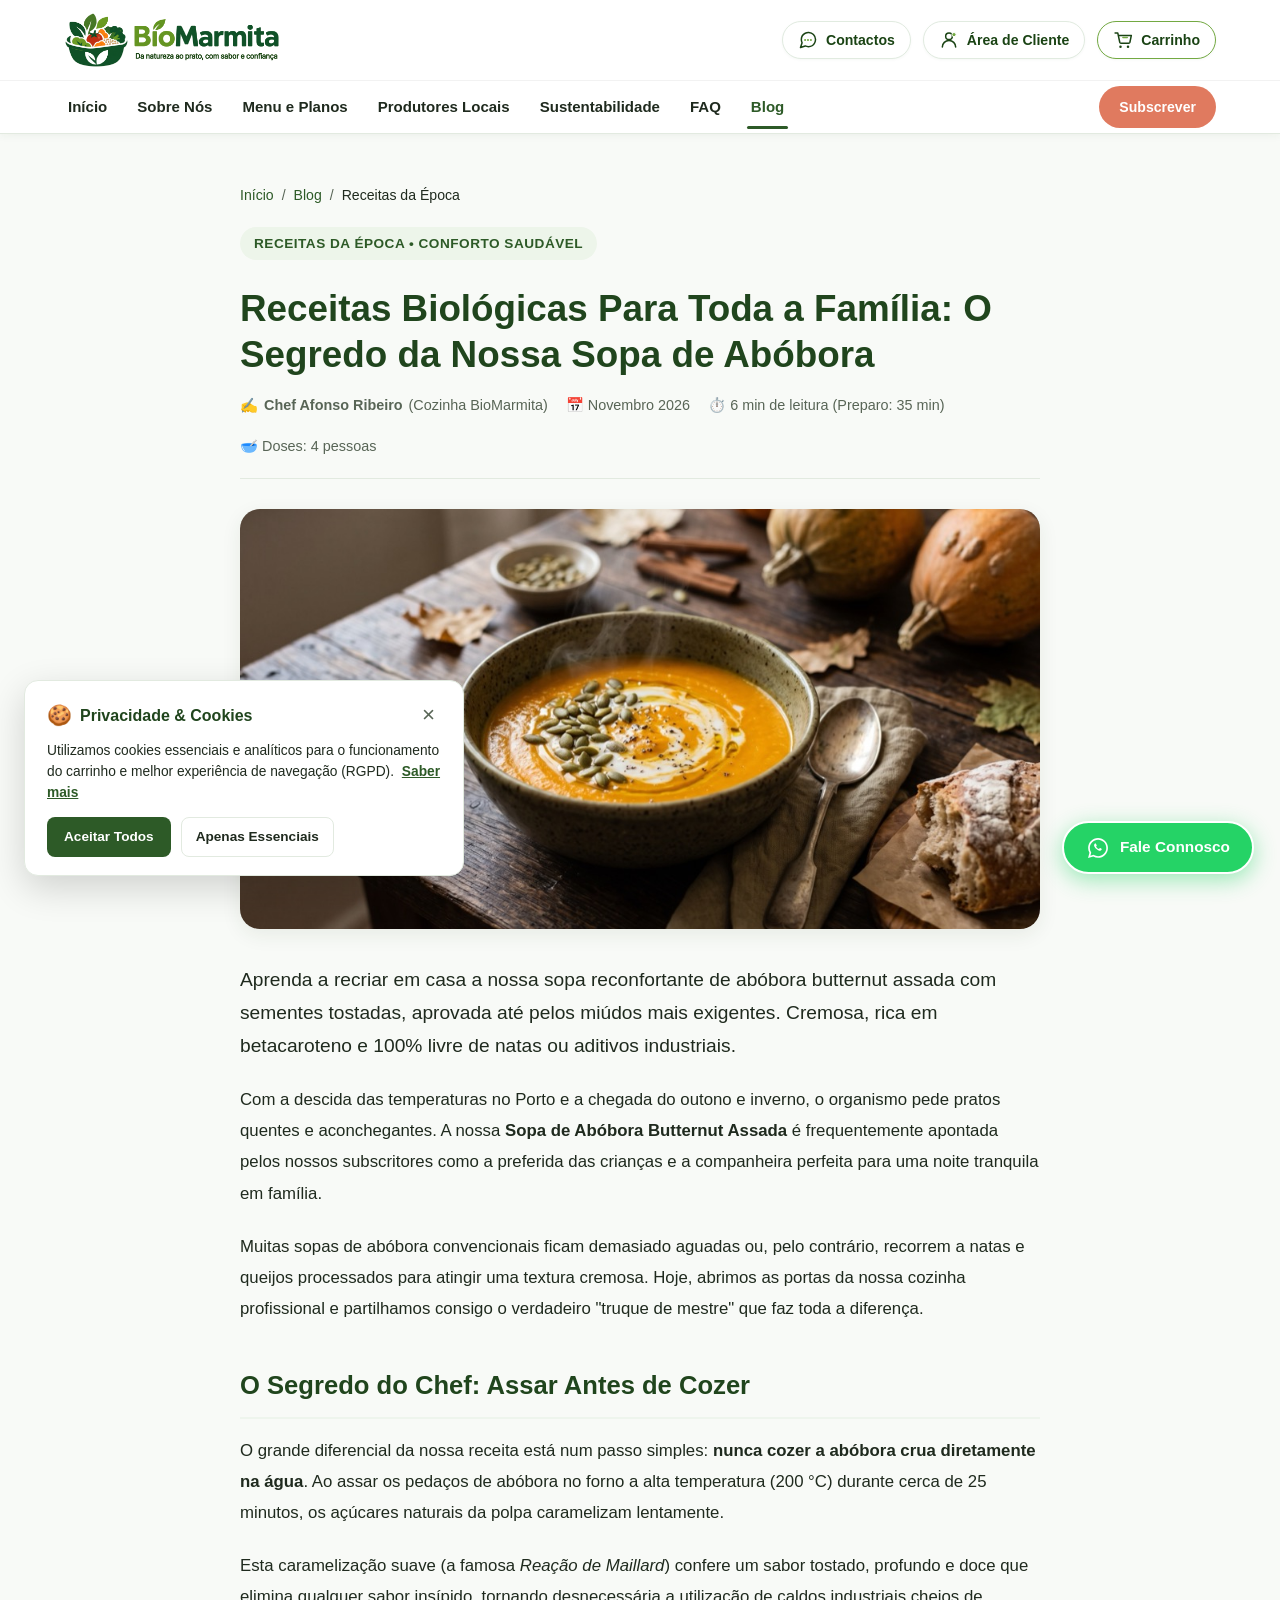
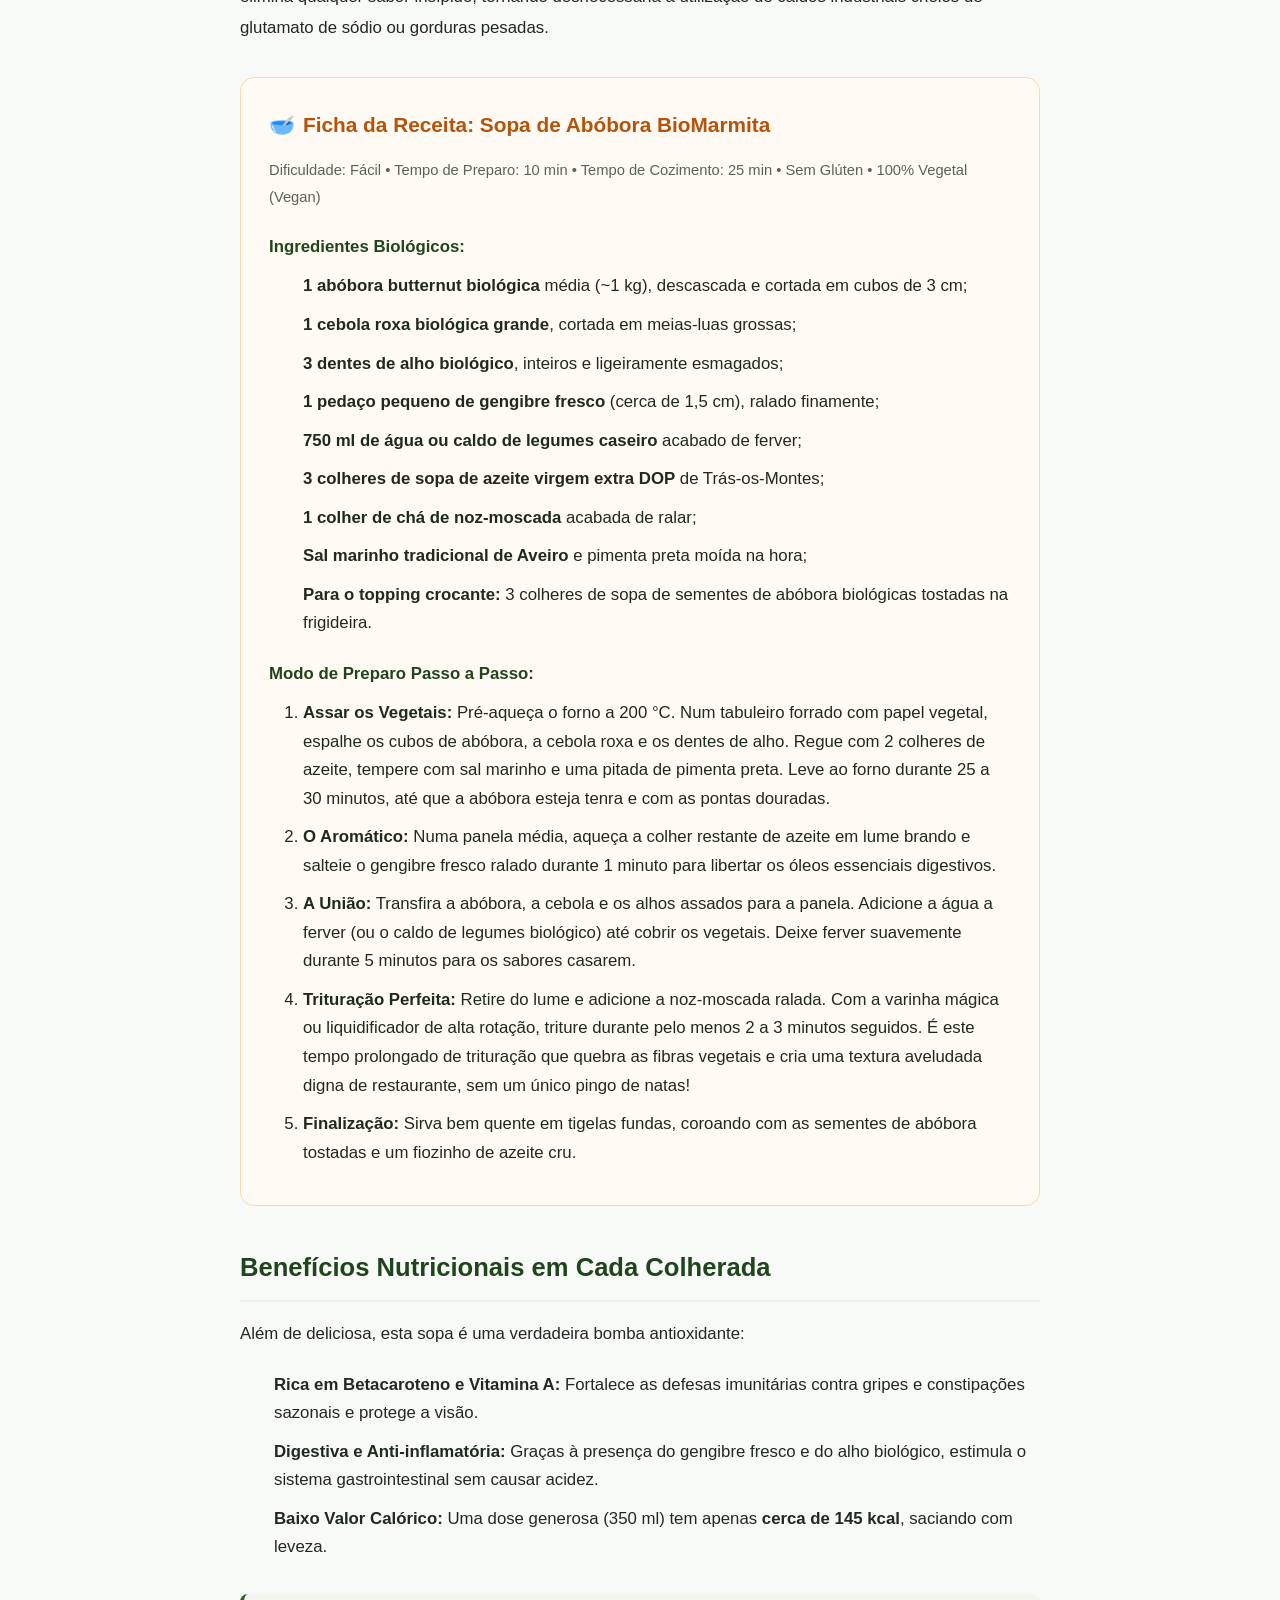
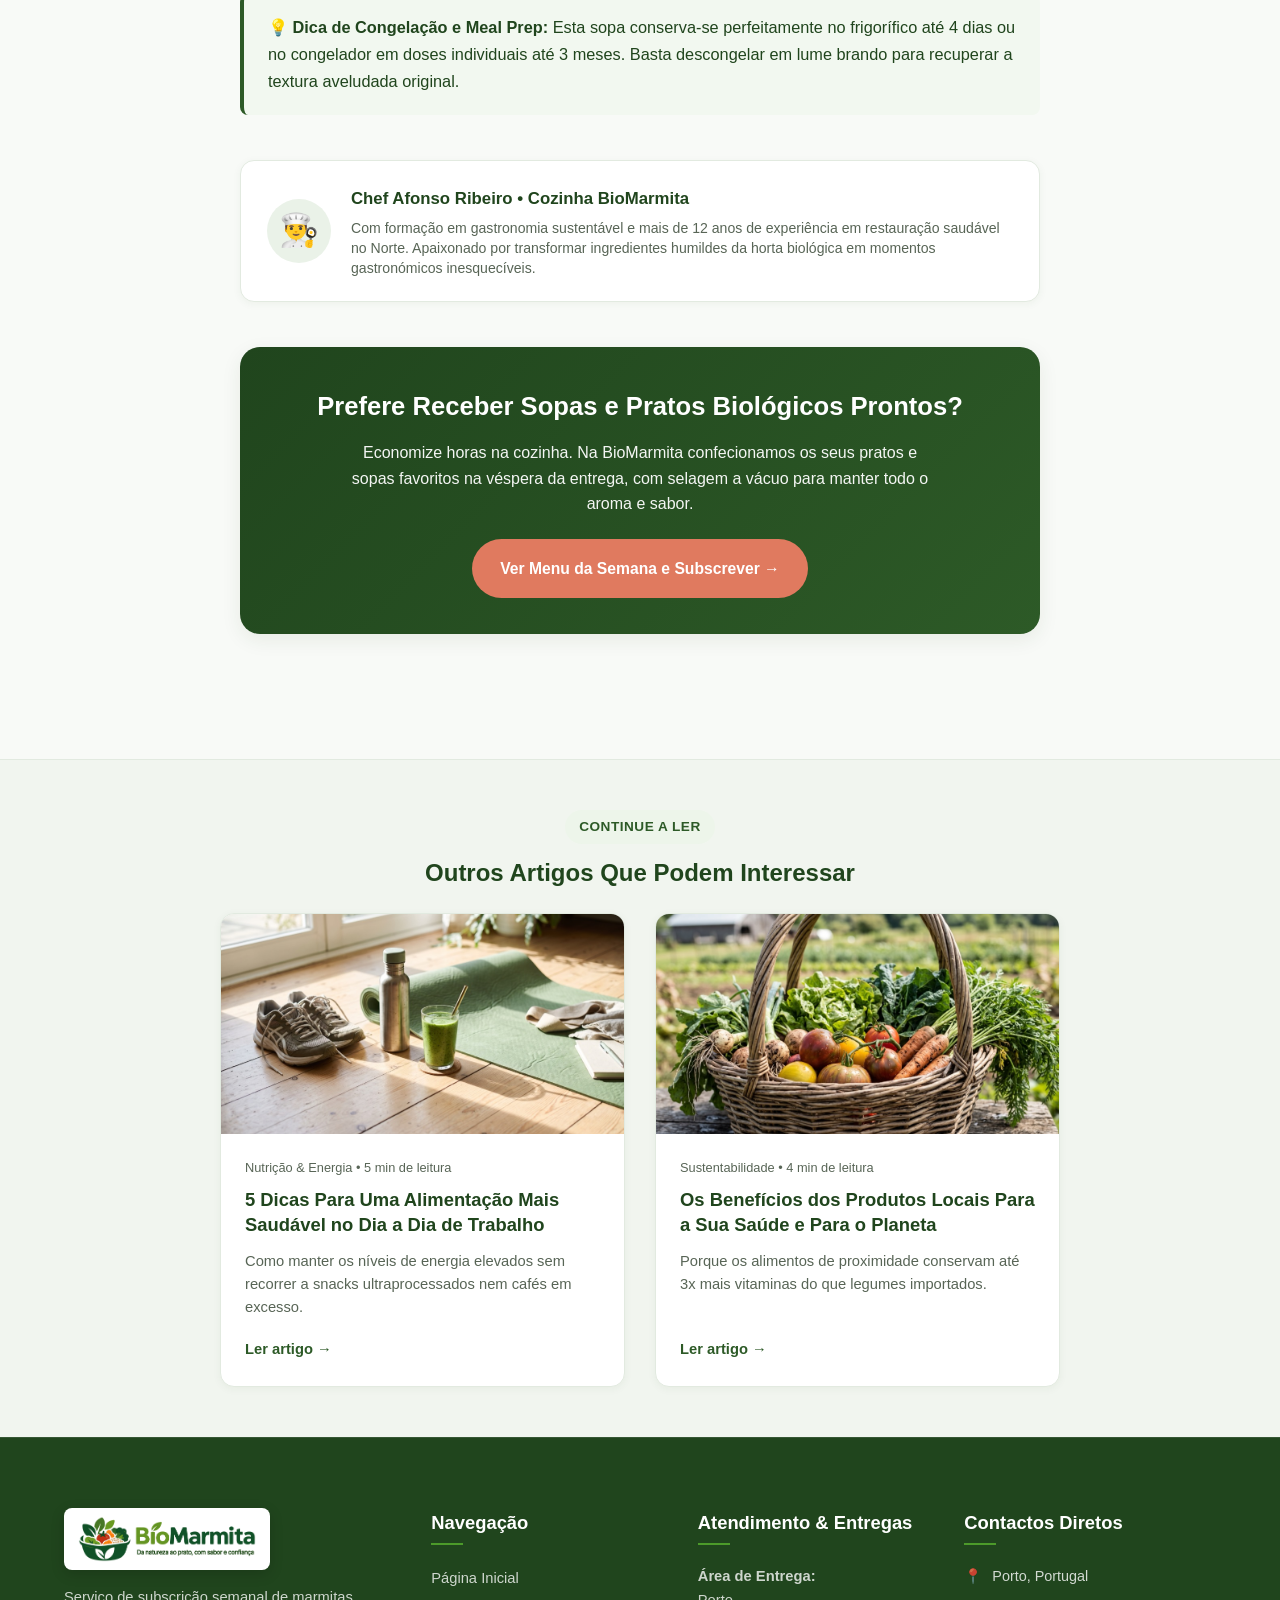
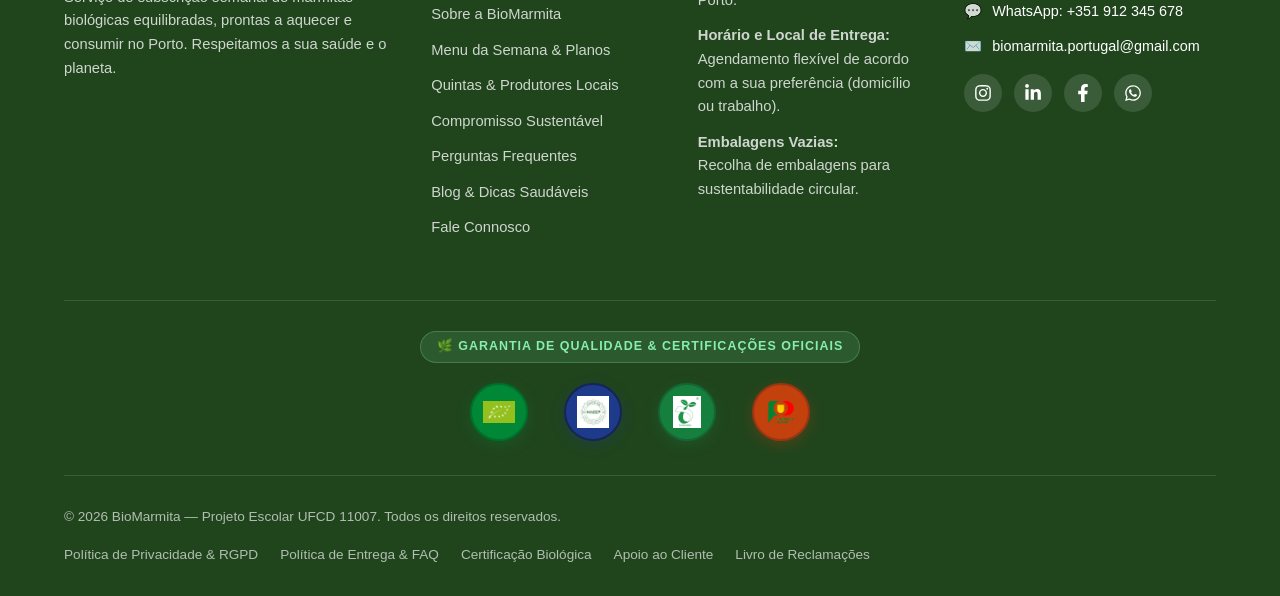
<file: artigo-receita-sopa-abobora.html>
<!DOCTYPE html>
<html lang="pt-PT">
<head>
  <meta charset="UTF-8">
  <meta name="viewport" content="width=device-width, initial-scale=1.0">
  <meta name="description" content="Receita da Sopa de Abóbora Biológica da BioMarmita: o segredo de assar a abóbora butternut no forno com especiarias para um aveludado reconfortante e adorado por miúdos e graúdos.">
  <title>Receita: Sopa de Abóbora Assada com Sementes Tostadas — BioMarmita</title>
  <link rel="stylesheet" href="./css/style.css?v=2.6">
</head>
<body>

  <!-- ======================================================================
       CABEÇALHO & BARRA DE NAVEGAÇÃO DE 2 LINHAS
       ====================================================================== -->
  <header class="site-header">
    <!-- Linha 1: Topo (Logo na esquerda e Contactos, Área do Cliente e Carrinho na direita) -->
    <div class="header-top-row">
      <div class="container header-top-container">
        <a href="index.html" class="brand-logo" aria-label="BioMarmita — Da natureza ao prato, com sabor e confiança.">
          <img src="./assets/imagens/logo-biomarmita-horizontal.png" alt="BioMarmita — Da natureza ao prato, com sabor e confiança." class="brand-logo-horizontal">
        </a>

        <div class="header-top-actions">
          <a href="contactos.html" class="header-action-btn" title="Contactos e Apoio ao Cliente">
            <span class="action-icon">
              <svg width="20" height="20" viewBox="0 0 24 24" fill="none" xmlns="http://www.w3.org/2000/svg">
              <path d="M21 11.5a8.38 8.38 0 0 1-.9 3.8 8.5 8.5 0 0 1-7.6 4.7 8.38 8.38 0 0 1-3.8-.9L3 21l1.9-5.7a8.38 8.38 0 0 1-.9-3.8 8.5 8.5 0 0 1 4.7-7.6 8.38 8.38 0 0 1 3.8-.9h.5a8.48 8.48 0 0 1 8 8v.5z" stroke="#1A4314" stroke-width="1.8" stroke-linecap="round" stroke-linejoin="round"/>
              <circle cx="8.5" cy="12" r="1.25" fill="#73A942"/>
              <circle cx="12" cy="12" r="1.25" fill="#73A942"/>
              <circle cx="15.5" cy="12" r="1.25" fill="#73A942"/>
            </svg>
            </span>
            <span class="action-label">Contactos</span>
          </a>
          <a href="area-cliente.html" class="header-action-btn" title="Área de Cliente">
            <span class="action-icon">
              <svg width="20" height="20" viewBox="0 0 24 24" fill="none" xmlns="http://www.w3.org/2000/svg">
              <circle cx="12" cy="7.5" r="4" stroke="#1A4314" stroke-width="1.8"/>
              <path d="M4 20.5a8 8 0 0 1 16 0" stroke="#1A4314" stroke-width="1.8" stroke-linecap="round"/>
              <circle cx="18" cy="5.5" r="2.5" fill="#73A942" stroke="#ffffff" stroke-width="1.2"/>
            </svg>
            </span>
            <span class="action-label">Área de Cliente</span>
          </a>
          <a href="carrinho.html" class="header-action-btn cart-btn" title="Ver Carrinho de Compras">
            <span class="action-icon">
              <svg width="20" height="20" viewBox="0 0 24 24" fill="none" xmlns="http://www.w3.org/2000/svg">
              <circle cx="9" cy="20" r="1.5" fill="#1A4314"/>
              <circle cx="18" cy="20" r="1.5" fill="#1A4314"/>
              <path d="M2.5 3.5h3.2l2.4 11.2a1.5 1.5 0 0 0 1.5 1.1h9.2a1.5 1.5 0 0 0 1.5-1.1L22 6.5H6.5" stroke="#1A4314" stroke-width="1.8" stroke-linecap="round" stroke-linejoin="round"/>
              <path d="M12 9h5" stroke="#73A942" stroke-width="2" stroke-linecap="round"/>
            </svg>
            </span>
            <span class="action-label">Carrinho</span>
          </a>

          <!-- Botão Hambúrguer para ecrãs móveis -->
          <button class="hamburger-btn" id="hamburgerBtn" aria-label="Abrir menu de navegação" aria-expanded="false">
            <svg viewBox="0 0 24 24" fill="none" stroke="#1A4314" stroke-width="2" stroke-linecap="round" stroke-linejoin="round">
              <line x1="3" y1="12" x2="21" y2="12"></line>
              <line x1="3" y1="6" x2="21" y2="6"></line>
              <line x1="3" y1="18" x2="21" y2="18"></line>
            </svg>
          </button>
        </div>
      </div>
    </div>

    <!-- Linha 2: Menu de Navegação com Botão de Subscrição -->
    <div class="header-bottom-row">
      <div class="container header-bottom-container">
        <nav class="nav-menu" id="navMenu">
          <a href="index.html" class="nav-link">Início</a>
          <a href="sobre.html" class="nav-link">Sobre Nós</a>
          <a href="menu.html" class="nav-link">Menu e Planos</a>
          <a href="produtores.html" class="nav-link">Produtores Locais</a>
          <a href="sustentabilidade.html" class="nav-link">Sustentabilidade</a>
          <a href="faq.html" class="nav-link">FAQ</a>
          <a href="blog.html" class="nav-link active">Blog</a>
          <a href="contactos.html" class="nav-link nav-mobile-only">Contactos</a>
          <a href="area-cliente.html" class="nav-link nav-mobile-only">Área de Cliente</a>
          <a href="carrinho.html" class="nav-link nav-mobile-only">Carrinho</a>
          <a href="carrinho.html" class="btn btn-accent btn-sm nav-cta">Subscrever</a>
        </nav>
      </div>
    </div>
  </header>

  <main>
    <article class="article-layout">
      <div class="article-container">

        <!-- Breadcrumbs -->
        <nav class="article-breadcrumb" aria-label="Navegação secundária">
          <a href="index.html">Início</a>
          <span>/</span>
          <a href="blog.html">Blog</a>
          <span>/</span>
          <span style="color: var(--color-text-main);">Receitas da Época</span>
        </nav>

        <!-- Cabeçalho do Artigo -->
        <header class="article-header">
          <span class="badge" style="margin-bottom: 12px;">Receitas da Época • Conforto Saudável</span>
          <h1>Receitas Biológicas Para Toda a Família: O Segredo da Nossa Sopa de Abóbora</h1>
          
          <div class="article-meta-bar">
            <span>✍️ <strong>Chef Afonso Ribeiro</strong> (Cozinha BioMarmita)</span>
            <span>📅 Novembro 2026</span>
            <span>⏱️ 6 min de leitura (Preparo: 35 min)</span>
            <span>🥣 Doses: 4 pessoas</span>
          </div>
        </header>

        <!-- Imagem de Destaque -->
        <div class="article-hero-wrap">
          <img src="./assets/imagens/blog-receita.jpeg" alt="Tigela fumegante de sopa de abóbora biológica com sementes tostadas e pão artesanal" loading="lazy" decoding="async">
        </div>

        <!-- Corpo do Artigo -->
        <div class="article-body">
          <p class="article-lead">
            Aprenda a recriar em casa a nossa sopa reconfortante de abóbora butternut assada com sementes tostadas, aprovada até pelos miúdos mais exigentes. Cremosa, rica em betacaroteno e 100% livre de natas ou aditivos industriais.
          </p>

          <p>
            Com a descida das temperaturas no Porto e a chegada do outono e inverno, o organismo pede pratos quentes e aconchegantes. A nossa <strong>Sopa de Abóbora Butternut Assada</strong> é frequentemente apontada pelos nossos subscritores como a preferida das crianças e a companheira perfeita para uma noite tranquila em família.
          </p>

          <p>
            Muitas sopas de abóbora convencionais ficam demasiado aguadas ou, pelo contrário, recorrem a natas e queijos processados para atingir uma textura cremosa. Hoje, abrimos as portas da nossa cozinha profissional e partilhamos consigo o verdadeiro "truque de mestre" que faz toda a diferença.
          </p>

          <h2>O Segredo do Chef: Assar Antes de Cozer</h2>
          <p>
            O grande diferencial da nossa receita está num passo simples: <strong>nunca cozer a abóbora crua diretamente na água</strong>. Ao assar os pedaços de abóbora no forno a alta temperatura (200 °C) durante cerca de 25 minutos, os açúcares naturais da polpa caramelizam lentamente.
          </p>
          <p>
            Esta caramelização suave (a famosa <em>Reação de Maillard</em>) confere um sabor tostado, profundo e doce que elimina qualquer sabor insípido, tornando desnecessária a utilização de caldos industriais cheios de glutamato de sódio ou gorduras pesadas.
          </p>

          <!-- Caixa de Receita Estruturada -->
          <div class="article-recipe-card">
            <h3 style="margin-top: 0; color: #b45309; display: flex; align-items: center; gap: 8px;">
              <span>🥣</span> Ficha da Receita: Sopa de Abóbora BioMarmita
            </h3>
            <p style="font-size: 0.92rem; color: var(--color-text-muted); margin-bottom: 20px;">
              Dificuldade: Fácil • Tempo de Preparo: 10 min • Tempo de Cozimento: 25 min • Sem Glúten • 100% Vegetal (Vegan)
            </p>

            <h4 style="color: var(--color-primary-dark); margin-bottom: 10px;">Ingredientes Biológicos:</h4>
            <ul style="margin-bottom: 20px;">
              <li><strong>1 abóbora butternut biológica</strong> média (~1 kg), descascada e cortada em cubos de 3 cm;</li>
              <li><strong>1 cebola roxa biológica grande</strong>, cortada em meias-luas grossas;</li>
              <li><strong>3 dentes de alho biológico</strong>, inteiros e ligeiramente esmagados;</li>
              <li><strong>1 pedaço pequeno de gengibre fresco</strong> (cerca de 1,5 cm), ralado finamente;</li>
              <li><strong>750 ml de água ou caldo de legumes caseiro</strong> acabado de ferver;</li>
              <li><strong>3 colheres de sopa de azeite virgem extra DOP</strong> de Trás-os-Montes;</li>
              <li><strong>1 colher de chá de noz-moscada</strong> acabada de ralar;</li>
              <li><strong>Sal marinho tradicional de Aveiro</strong> e pimenta preta moída na hora;</li>
              <li><strong>Para o topping crocante:</strong> 3 colheres de sopa de sementes de abóbora biológicas tostadas na frigideira.</li>
            </ul>

            <h4 style="color: var(--color-primary-dark); margin-bottom: 10px;">Modo de Preparo Passo a Passo:</h4>
            <ol style="margin-bottom: 0;">
              <li><strong>Assar os Vegetais:</strong> Pré-aqueça o forno a 200 °C. Num tabuleiro forrado com papel vegetal, espalhe os cubos de abóbora, a cebola roxa e os dentes de alho. Regue com 2 colheres de azeite, tempere com sal marinho e uma pitada de pimenta preta. Leve ao forno durante 25 a 30 minutos, até que a abóbora esteja tenra e com as pontas douradas.</li>
              <li><strong>O Aromático:</strong> Numa panela média, aqueça a colher restante de azeite em lume brando e salteie o gengibre fresco ralado durante 1 minuto para libertar os óleos essenciais digestivos.</li>
              <li><strong>A União:</strong> Transfira a abóbora, a cebola e os alhos assados para a panela. Adicione a água a ferver (ou o caldo de legumes biológico) até cobrir os vegetais. Deixe ferver suavemente durante 5 minutos para os sabores casarem.</li>
              <li><strong>Trituração Perfeita:</strong> Retire do lume e adicione a noz-moscada ralada. Com a varinha mágica ou liquidificador de alta rotação, triture durante pelo menos 2 a 3 minutos seguidos. É este tempo prolongado de trituração que quebra as fibras vegetais e cria uma textura aveludada digna de restaurante, sem um único pingo de natas!</li>
              <li><strong>Finalização:</strong> Sirva bem quente em tigelas fundas, coroando com as sementes de abóbora tostadas e um fiozinho de azeite cru.</li>
            </ol>
          </div>

          <h2>Benefícios Nutricionais em Cada Colherada</h2>
          <p>
            Além de deliciosa, esta sopa é uma verdadeira bomba antioxidante:
          </p>
          <ul>
            <li><strong>Rica em Betacaroteno e Vitamina A:</strong> Fortalece as defesas imunitárias contra gripes e constipações sazonais e protege a visão.</li>
            <li><strong>Digestiva e Anti-inflamatória:</strong> Graças à presença do gengibre fresco e do alho biológico, estimula o sistema gastrointestinal sem causar acidez.</li>
            <li><strong>Baixo Valor Calórico:</strong> Uma dose generosa (350 ml) tem apenas <strong>cerca de 145 kcal</strong>, saciando com leveza.</li>
          </ul>

          <div class="article-callout">
            <strong>💡 Dica de Congelação e Meal Prep:</strong> Esta sopa conserva-se perfeitamente no frigorífico até 4 dias ou no congelador em doses individuais até 3 meses. Basta descongelar em lume brando para recuperar a textura aveludada original.
          </div>

          <!-- Cartão do Autor -->
          <div class="article-author-card">
            <div class="article-author-avatar">👨‍🍳</div>
            <div class="article-author-info">
              <h4>Chef Afonso Ribeiro • Cozinha BioMarmita</h4>
              <p>Com formação em gastronomia sustentável e mais de 12 anos de experiência em restauração saudável no Norte. Apaixonado por transformar ingredientes humildes da horta biológica em momentos gastronómicos inesquecíveis.</p>
            </div>
          </div>

          <!-- Caixa de Ação / CTA -->
          <div class="article-cta-box">
            <h3>Prefere Receber Sopas e Pratos Biológicos Prontos?</h3>
            <p>Economize horas na cozinha. Na BioMarmita confecionamos os seus pratos e sopas favoritos na véspera da entrega, com selagem a vácuo para manter todo o aroma e sabor.</p>
            <a href="menu.html" class="btn btn-accent" style="font-weight: 700; padding: 13px 26px;">Ver Menu da Semana e Subscrever →</a>
          </div>

        </div>

      </div>
    </article>

    <!-- Artigos Relacionados -->
    <section class="related-articles-section">
      <div class="container">
        <div class="section-header" style="margin-bottom: 25px;">
          <span class="badge">Continue a Ler</span>
          <h3 class="section-title" style="font-size: 1.5rem;">Outros Artigos Que Podem Interessar</h3>
        </div>

        <div class="blog-grid" style="grid-template-columns: repeat(2, 1fr); max-width: 840px; margin: 0 auto;">
          <!-- Card Artigo 1 -->
          <article class="blog-card">
            <a href="artigo-alimentacao-trabalho.html" class="blog-img-wrap" aria-label="Ler artigo 5 Dicas de Alimentação Saudável">
              <img src="./assets/imagens/blog-dicas-saude.jpeg" alt="Dicas de alimentação saudável no trabalho" loading="lazy" decoding="async">
            </a>
            <div class="blog-body">
              <span class="blog-meta">Nutrição & Energia • 5 min de leitura</span>
              <h4 class="blog-title" style="font-size: 1.15rem;"><a href="artigo-alimentacao-trabalho.html" style="color: inherit; text-decoration: none;">5 Dicas Para Uma Alimentação Mais Saudável no Dia a Dia de Trabalho</a></h4>
              <p class="blog-excerpt">Como manter os níveis de energia elevados sem recorrer a snacks ultraprocessados nem cafés em excesso.</p>
              <a href="artigo-alimentacao-trabalho.html" class="blog-link">Ler artigo →</a>
            </div>
          </article>

          <!-- Card Artigo 2 -->
          <article class="blog-card">
            <a href="artigo-produtos-locais.html" class="blog-img-wrap" aria-label="Ler artigo Os Benefícios dos Produtos Locais">
              <img src="./assets/imagens/cesto-legumes.jpeg" alt="Legumes colhidos de quintas locais" loading="lazy" decoding="async">
            </a>
            <div class="blog-body">
              <span class="blog-meta">Sustentabilidade • 4 min de leitura</span>
              <h4 class="blog-title" style="font-size: 1.15rem;"><a href="artigo-produtos-locais.html" style="color: inherit; text-decoration: none;">Os Benefícios dos Produtos Locais Para a Sua Saúde e Para o Planeta</a></h4>
              <p class="blog-excerpt">Porque os alimentos de proximidade conservam até 3x mais vitaminas do que legumes importados.</p>
              <a href="artigo-produtos-locais.html" class="blog-link">Ler artigo →</a>
            </div>
          </article>
        </div>
      </div>
    </section>
  </main>

  <!-- ======================================================================
       RODAPÉ CORPORATIVO UNIFICADO
       ====================================================================== -->
  <footer class="site-footer">
    <div class="container">
      <div class="footer-grid">
        <div class="footer-col footer-about">
          <a href="index.html" class="footer-brand-logo" aria-label="BioMarmita — Da natureza ao prato, com sabor e confiança.">
            <img src="./assets/imagens/logo-biomarmita-horizontal.png" alt="BioMarmita — Da natureza ao prato, com sabor e confiança." class="footer-brand-logo-img">
          </a>
          <p>
            Serviço de subscrição semanal de marmitas biológicas equilibradas, prontas a aquecer e consumir no Porto. Respeitamos a sua saúde e o planeta.
          </p>
        </div>

        <div class="footer-col">
          <h4>Navegação</h4>
          <ul class="footer-links">
            <li><a href="index.html">Página Inicial</a></li>
            <li><a href="sobre.html">Sobre a BioMarmita</a></li>
            <li><a href="menu.html">Menu da Semana & Planos</a></li>
            <li><a href="produtores.html">Quintas & Produtores Locais</a></li>
            <li><a href="sustentabilidade.html">Compromisso Sustentável</a></li>
            <li><a href="faq.html">Perguntas Frequentes</a></li>
            <li><a href="blog.html">Blog & Dicas Saudáveis</a></li>
            <li><a href="contactos.html">Fale Connosco</a></li>
          </ul>
        </div>

        <div class="footer-col">
          <h4>Atendimento & Entregas</h4>
          <p style="font-size: 0.92rem; color: rgba(255,255,255,0.78); margin-bottom: 12px;">
            <strong>Área de Entrega:</strong><br>
            Porto.
          </p>
          <p style="font-size: 0.92rem; color: rgba(255,255,255,0.78); margin-bottom: 12px;">
            <strong>Horário e Local de Entrega:</strong><br>
            Agendamento flexível de acordo com a sua preferência (domicílio ou trabalho).
          </p>
          <p style="font-size: 0.92rem; color: rgba(255,255,255,0.78);">
            <strong>Embalagens Vazias:</strong><br>
            Recolha de embalagens para sustentabilidade circular.
          </p>
        </div>

        <div class="footer-col">
          <h4>Contactos Diretos</h4>
          <div class="footer-contact-item">
            <span>📍</span>
            <span>Porto, Portugal</span>
          </div>
          <div class="footer-contact-item">
            <span>💬</span>
            <a href="https://wa.me/351912345678" target="_blank" style="color: #ffffff;">WhatsApp: +351 912 345 678</a>
          </div>
          <div class="footer-contact-item">
            <span>✉️</span>
            <a href="mailto:biomarmita.portugal@gmail.com" style="color: #ffffff;">biomarmita.portugal@gmail.com</a>
          </div>
          <div class="footer-social-links">
            <a href="https://instagram.com/biomarmita.portugal" target="_blank" rel="noopener noreferrer" class="social-btn social-instagram" aria-label="Instagram">
              <svg viewBox="0 0 448 512" width="18" height="18" fill="currentColor" aria-hidden="true"><path d="M224.1 141c-63.6 0-114.9 51.3-114.9 114.9s51.3 114.9 114.9 114.9S339 319.5 339 255.9 287.7 141 224.1 141zm0 189.6c-41.1 0-74.7-33.5-74.7-74.7s33.5-74.7 74.7-74.7 74.7 33.5 74.7 74.7-33.6 74.7-74.7 74.7zm146.4-194.3c0 14.9-12 26.8-26.8 26.8-14.9 0-26.8-12-26.8-26.8s12-26.8 26.8-26.8 26.8 12 26.8 26.8zm76.1 27.2c-1.7-35.9-9.9-67.7-36.2-93.9-26.2-26.2-58-34.4-93.9-36.2-37-2.1-147.9-2.1-184.9 0-35.8 1.7-67.6 9.9-93.9 36.1s-34.4 58-36.2 93.9c-2.1 37-2.1 147.9 0 184.9 1.7 35.9 9.9 67.7 36.2 93.9s58 34.4 93.9 36.2c37 2.1 147.9 2.1 184.9 0 35.9-1.7 67.7-9.9 93.9-36.2 26.2-26.2 34.4-58 36.2-93.9 2.1-37 2.1-147.8 0-184.8zM398.8 388c-7.8 19.6-22.9 34.7-42.6 42.6-29.5 11.7-99.5 9-132.1 9s-102.7 2.6-132.1-9c-19.6-7.8-34.7-22.9-42.6-42.6-11.7-29.5-9-99.5-9-132.1s-2.6-102.7 9-132.1c7.8-19.6 22.9-34.7 42.6-42.6 29.5-11.7 99.5-9 132.1-9s102.7-2.6 132.1 9c19.6 7.8 34.7 22.9 42.6 42.6 11.7 29.5 9 99.5 9 132.1s2.7 102.7-9 132.1z"/></svg>
            </a>
            <a href="https://linkedin.com" target="_blank" rel="noopener noreferrer" class="social-btn social-linkedin" aria-label="LinkedIn">
              <svg viewBox="0 0 448 512" width="18" height="18" fill="currentColor" aria-hidden="true"><path d="M100.28 448H7.4V148.9h92.88zM53.79 108.1C24.09 108.1 0 83.5 0 53.8a53.79 53.79 0 0 1 107.58 0c0 29.7-24.1 54.3-53.79 54.3zM447.9 448h-92.68V302.4c0-34.7-.7-79.2-48.29-79.2-48.29 0-55.69 37.7-55.69 76.7V448h-92.78V148.9h89.08v40.8h1.3c12.4-23.5 42.69-48.3 87.88-48.3 94 0 111.28 61.9 111.28 142.3V448z"/></svg>
            </a>
            <a href="https://facebook.com" target="_blank" rel="noopener noreferrer" class="social-btn social-facebook" aria-label="Facebook">
              <svg viewBox="0 0 320 512" width="18" height="18" fill="currentColor" aria-hidden="true"><path d="M279.14 288l14.22-92.66h-88.91v-60.13c0-25.35 12.42-50.06 52.24-50.06h40.42V6.26S260.43 0 225.36 0c-73.22 0-121.08 44.38-121.08 124.72v70.62H22.89V288h81.39v224h100.17V288z"/></svg>
            </a>
            <a href="https://wa.me/351912345678" target="_blank" rel="noopener noreferrer" class="social-btn social-whatsapp" aria-label="WhatsApp">
              <svg viewBox="0 0 448 512" width="18" height="18" fill="currentColor" aria-hidden="true"><path d="M380.9 97.1C339 55.1 283.2 32 223.9 32c-122.4 0-222 99.6-222 222 0 39.1 10.2 77.3 29.6 111L0 480l117.7-30.9c32.4 17.7 68.9 27 106.1 27h.1c122.3 0 224.1-99.6 224.1-222 0-59.3-25.2-115-67.1-157zm-157 341.6c-33.2 0-65.7-8.9-94-25.7l-6.7-4-69.8 18.3L72 359.2l-4.4-7c-18.5-29.4-28.2-63.3-28.2-98.2 0-101.7 82.8-184.5 184.6-184.5 49.3 0 95.6 19.2 130.4 54.1 34.8 34.9 56.2 81.2 56.1 130.5 0 101.8-84.9 184.6-186.6 184.6zm101.2-138.2c-5.5-2.8-32.8-16.2-37.9-18-5.1-1.9-8.8-2.8-12.5 2.8-3.7 5.6-14.3 18-17.6 21.8-3.2 3.7-6.5 4.2-12 1.4-32.6-16.3-54-29.1-75.5-66-5.7-9.8 5.7-9.1 16.3-30.3 1.8-3.7.9-6.9-.5-9.7-1.4-2.8-12.5-30.1-17.1-41.2-4.5-10.8-9.1-9.3-12.5-9.5-3.2-.2-6.9-.2-10.6-.2-3.7 0-9.7 1.4-14.8 6.9-5.1 5.6-19.4 19-19.4 46.3 0 27.3 19.9 53.7 22.6 57.4 2.8 3.7 39.1 59.7 94.8 83.8 35.2 15.2 49 16.5 66.6 13.9 10.7-1.6 32.8-13.4 37.4-26.4 4.6-13 4.6-24.1 3.2-26.4-1.3-2.5-5-3.9-10.5-6.6z"/></svg>
            </a>
          </div>
        </div>
      </div>

      <!-- Barra de Certificações Oficiais no Rodapé -->
      <div class="footer-certifications-bar">
        <div class="footer-cert-header">
          <span>🌿 Garantia de Qualidade &amp; Certificações Oficiais</span>
        </div>
        <div class="cert-logos-row" role="list" aria-label="Certificações Oficiais da BioMarmita">
          <!-- Selo 1: Euro-Folha UE -->
          <a href="sustentabilidade.html#certificacoes" class="cert-logo-item" role="listitem" title="Euro-Folha UE: 100% Bio • Sem Pesticidas nem OGM">
            <div class="cert-logo-circle euroleaf" aria-hidden="true">
              <img src="./assets/imagens/selo-euro-folha.png" alt="Euro-Folha UE" class="cert-logo-img" loading="lazy" decoding="async">
            </div>
            <div class="cert-logo-tooltip" role="tooltip">
              <strong class="cert-tooltip-title">Euro-Folha UE</strong>
              <span class="cert-tooltip-desc">100% Bio • Sem Pesticidas nem OGM</span>
              <span class="cert-tooltip-action">Saber mais →</span>
            </div>
          </a>

          <!-- Selo 2: Higiene e Segurança HACCP -->
          <a href="sustentabilidade.html#certificacoes" class="cert-logo-item" role="listitem" title="HACCP &amp; Higiene: Segurança Alimentar Certificada">
            <div class="cert-logo-circle haccp" aria-hidden="true">
              <img src="./assets/imagens/selo-haccp.png" alt="HACCP" class="cert-logo-img" loading="lazy" decoding="async">
            </div>
            <div class="cert-logo-tooltip" role="tooltip">
              <strong class="cert-tooltip-title">HACCP &amp; Higiene</strong>
              <span class="cert-tooltip-desc">Segurança Alimentar Certificada</span>
              <span class="cert-tooltip-action">Saber mais →</span>
            </div>
          </a>

          <!-- Selo 3: Bioplástico Compostável EN 13432 -->
          <a href="sustentabilidade.html#certificacoes" class="cert-logo-item" role="listitem" title="Norma EN 13432: Bioplástico 100% Compostável">
            <div class="cert-logo-circle compost" aria-hidden="true">
              <img src="./assets/imagens/selo-en-13432.png" alt="Norma EN 13432" class="cert-logo-img" loading="lazy" decoding="async">
            </div>
            <div class="cert-logo-tooltip" role="tooltip">
              <strong class="cert-tooltip-title">Norma EN 13432</strong>
              <span class="cert-tooltip-desc">Bioplástico 100% Compostável</span>
              <span class="cert-tooltip-action">Saber mais →</span>
            </div>
          </a>

          <!-- Selo 4: Cadeia Curta / Origem Nacional -->
          <a href="produtores.html" class="cert-logo-item" role="listitem" title="Cadeia Curta (< 60 km): Produtores Locais do Norte">
            <div class="cert-logo-circle local" aria-hidden="true">
              <img src="./assets/imagens/selo-cadeia-curta.png" alt="Cadeia Curta" class="cert-logo-img" loading="lazy" decoding="async">
            </div>
            <div class="cert-logo-tooltip" role="tooltip">
              <strong class="cert-tooltip-title">Cadeia Curta (&lt; 60 km)</strong>
              <span class="cert-tooltip-desc">Produtores Locais do Norte</span>
              <span class="cert-tooltip-action">Conhecer quintas →</span>
            </div>
          </a>
        </div>
      </div>

      <div class="footer-bottom">
        <p>© 2026 BioMarmita — Projeto Escolar UFCD 11007. Todos os direitos reservados.</p>
        <div class="footer-legal-links">
          <a href="privacidade.html">Política de Privacidade &amp; RGPD</a>
          <a href="faq.html">Política de Entrega &amp; FAQ</a>
          <a href="sustentabilidade.html">Certificação Biológica</a>
          <a href="contactos.html">Apoio ao Cliente</a>
          <a href="https://www.livroreclamacoes.pt" target="_blank" rel="noopener noreferrer" title="Livro de Reclamações Eletrónico Oficial">Livro de Reclamações</a>
        </div>
      </div>
    </div>
  </footer>

  <!-- Botão Flutuante de WhatsApp -->
  <a href="https://wa.me/351912345678?text=Ol%C3%A1!%20Li%20a%20receita%20da%20sopa%20de%20ab%C3%B3bora%20no%20blog%20e%20gostaria%20de%20saber%20mais%20sobre%20os%20menus%20da%20BioMarmita." class="whatsapp-float" target="_blank" rel="noopener noreferrer" aria-label="Falar no WhatsApp">
    <svg viewBox="0 0 24 24">
      <path d="M12.04 2C6.58 2 2.13 6.45 2.13 11.91C2.13 13.66 2.59 15.36 3.45 16.86L2.05 22L7.3 20.62C8.75 21.41 10.38 21.83 12.04 21.83C17.5 21.83 21.95 17.38 21.95 11.92C21.95 9.27 20.92 6.78 19.05 4.91C17.18 3.03 14.69 2 12.04 2M12.05 3.67C14.25 3.67 16.31 4.53 17.87 6.09C19.42 7.65 20.28 9.72 20.28 11.92C20.28 16.46 16.58 20.15 12.04 20.15C10.56 20.15 9.11 19.76 7.85 19L7.55 18.83L4.43 19.65L5.26 16.61L5.06 16.29C4.24 14.99 3.81 13.47 3.81 11.91C3.81 7.37 7.5 3.67 12.05 3.67M9.27 7.49C9.09 7.49 8.89 7.56 8.73 7.74C8.57 7.92 8.08 8.38 8.08 9.32C8.08 10.26 8.76 11.16 8.86 11.29C8.95 11.43 10.2 13.36 12.12 14.19C13.68 14.86 14 14.73 14.34 14.69C14.68 14.66 15.44 14.24 15.6 13.79C15.76 13.34 15.76 12.95 15.71 12.87C15.66 12.79 15.53 12.74 15.34 12.65C15.16 12.55 14.25 12.11 14.08 12.05C13.91 11.98 13.78 11.95 13.66 12.13C13.53 12.31 13.16 12.74 13.05 12.87C12.94 13 12.83 13.02 12.64 12.92C12.46 12.83 11.87 12.64 11.17 12.02C10.63 11.53 10.26 10.93 10.15 10.75C10.05 10.57 10.14 10.47 10.23 10.37C10.32 10.28 10.42 10.15 10.52 10.04C10.62 9.93 10.65 9.85 10.72 9.72C10.78 9.59 10.75 9.47 10.7 9.38C10.66 9.29 10.26 8.32 10.09 7.92C9.93 7.52 9.76 7.58 9.63 7.58C9.51 7.57 9.38 7.49 9.27 7.49Z"/>
    </svg>
    <span>Fale Connosco</span>
  </a>

  <!-- Botão Flutuante Voltar ao Topo -->
  <button type="button" id="backToTopBtn" class="back-to-top-btn" aria-label="Voltar ao topo da página" title="Voltar ao topo">
    <svg width="22" height="22" viewBox="0 0 24 24" fill="none" stroke="currentColor" stroke-width="2.5" stroke-linecap="round" stroke-linejoin="round">
      <line x1="12" y1="19" x2="12" y2="5"></line>
      <polyline points="5 12 12 5 19 12"></polyline>
    </svg>
  </button>

  <script src="./js/script.js?v=2.6"></script>
</body>
</html>
</file>
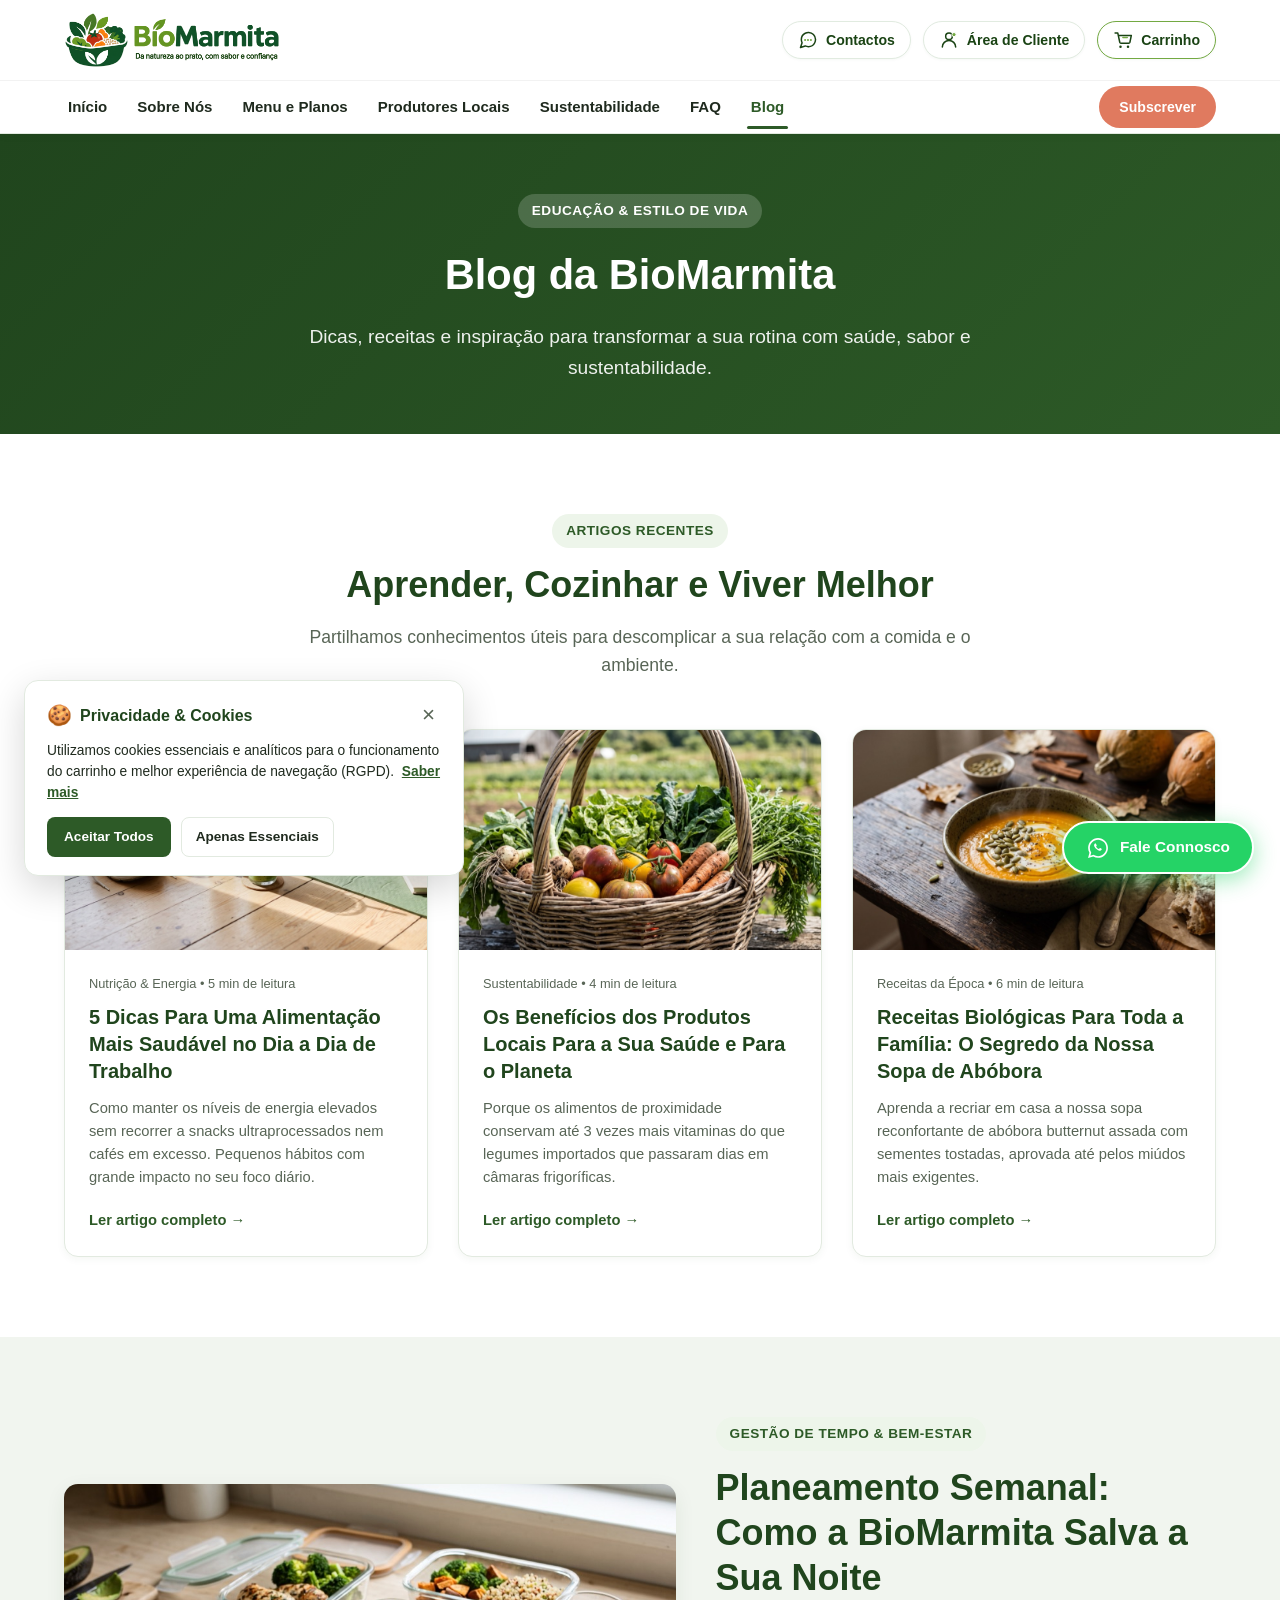
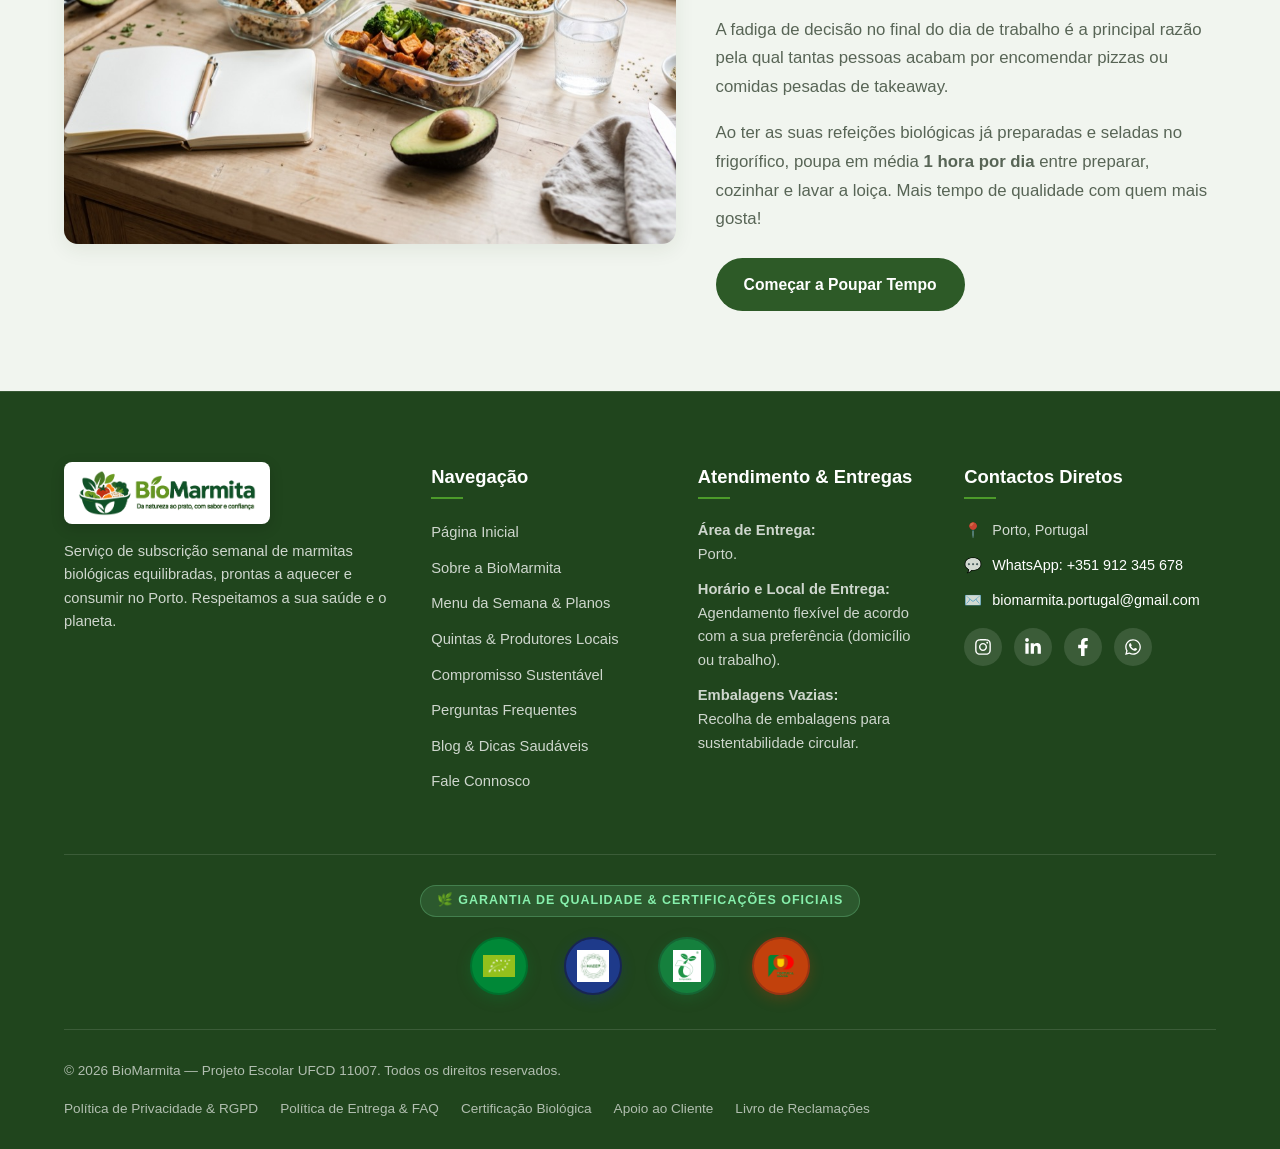
<file: blog.html>
<!DOCTYPE html>
<html lang="pt-PT">
<head>
  <meta charset="UTF-8">
  <meta name="viewport" content="width=device-width, initial-scale=1.0">
  <meta name="description" content="Blog da BioMarmita: artigos sobre alimentação saudável, sustentabilidade, receitas biológicas e dicas práticas de nutrição no Porto.">
  <title>Blog & Inspiração Saudável — BioMarmita</title>
  <link rel="stylesheet" href="./css/style.css?v=2.6">
</head>
<body>

  <!-- ======================================================================
       CABEÇALHO & BARRA DE NAVEGAÇÃO DE 2 LINHAS
       ====================================================================== -->
  <header class="site-header">
    <!-- Linha 1: Topo (Logo na esquerda e Contactos, Área do Cliente e Carrinho na direita) -->
    <div class="header-top-row">
      <div class="container header-top-container">
        <a href="index.html" class="brand-logo" aria-label="BioMarmita — Da natureza ao prato, com sabor e confiança.">
          <img src="./assets/imagens/logo-biomarmita-horizontal.png" alt="BioMarmita — Da natureza ao prato, com sabor e confiança." class="brand-logo-horizontal">
        </a>

        <div class="header-top-actions">
          <a href="contactos.html" class="header-action-btn" title="Contactos e Apoio ao Cliente">
            <span class="action-icon">
              <svg width="20" height="20" viewBox="0 0 24 24" fill="none" xmlns="http://www.w3.org/2000/svg">
              <path d="M21 11.5a8.38 8.38 0 0 1-.9 3.8 8.5 8.5 0 0 1-7.6 4.7 8.38 8.38 0 0 1-3.8-.9L3 21l1.9-5.7a8.38 8.38 0 0 1-.9-3.8 8.5 8.5 0 0 1 4.7-7.6 8.38 8.38 0 0 1 3.8-.9h.5a8.48 8.48 0 0 1 8 8v.5z" stroke="#1A4314" stroke-width="1.8" stroke-linecap="round" stroke-linejoin="round"/>
              <circle cx="8.5" cy="12" r="1.25" fill="#73A942"/>
              <circle cx="12" cy="12" r="1.25" fill="#73A942"/>
              <circle cx="15.5" cy="12" r="1.25" fill="#73A942"/>
            </svg>
            </span>
            <span class="action-label">Contactos</span>
          </a>
          <a href="area-cliente.html" class="header-action-btn" title="Área de Cliente">
            <span class="action-icon">
              <svg width="20" height="20" viewBox="0 0 24 24" fill="none" xmlns="http://www.w3.org/2000/svg">
              <circle cx="12" cy="7.5" r="4" stroke="#1A4314" stroke-width="1.8"/>
              <path d="M4 20.5a8 8 0 0 1 16 0" stroke="#1A4314" stroke-width="1.8" stroke-linecap="round"/>
              <circle cx="18" cy="5.5" r="2.5" fill="#73A942" stroke="#ffffff" stroke-width="1.2"/>
            </svg>
            </span>
            <span class="action-label">Área de Cliente</span>
          </a>
          <a href="carrinho.html" class="header-action-btn cart-btn" title="Ver Carrinho de Compras">
            <span class="action-icon">
              <svg width="20" height="20" viewBox="0 0 24 24" fill="none" xmlns="http://www.w3.org/2000/svg">
              <circle cx="9" cy="20" r="1.5" fill="#1A4314"/>
              <circle cx="18" cy="20" r="1.5" fill="#1A4314"/>
              <path d="M2.5 3.5h3.2l2.4 11.2a1.5 1.5 0 0 0 1.5 1.1h9.2a1.5 1.5 0 0 0 1.5-1.1L22 6.5H6.5" stroke="#1A4314" stroke-width="1.8" stroke-linecap="round" stroke-linejoin="round"/>
              <path d="M12 9h5" stroke="#73A942" stroke-width="2" stroke-linecap="round"/>
            </svg>
            </span>
            <span class="action-label">Carrinho</span>
          </a>

          <!-- Botão Hambúrguer para ecrãs móveis -->
          <button class="hamburger-btn" id="hamburgerBtn" aria-label="Abrir menu de navegação" aria-expanded="false">
            <svg viewBox="0 0 24 24" fill="none" stroke="#1A4314" stroke-width="2" stroke-linecap="round" stroke-linejoin="round">
              <line x1="3" y1="12" x2="21" y2="12"></line>
              <line x1="3" y1="6" x2="21" y2="6"></line>
              <line x1="3" y1="18" x2="21" y2="18"></line>
            </svg>
          </button>
        </div>
      </div>
    </div>

    <!-- Linha 2: Menu de Navegação com Botão de Subscrição -->
    <div class="header-bottom-row">
      <div class="container header-bottom-container">
        <nav class="nav-menu" id="navMenu">
          <a href="index.html" class="nav-link">Início</a>
          <a href="sobre.html" class="nav-link">Sobre Nós</a>
          <a href="menu.html" class="nav-link">Menu e Planos</a>
          <a href="produtores.html" class="nav-link">Produtores Locais</a>
          <a href="sustentabilidade.html" class="nav-link">Sustentabilidade</a>
          <a href="faq.html" class="nav-link">FAQ</a>
          <a href="blog.html" class="nav-link active">Blog</a>
          <a href="contactos.html" class="nav-link nav-mobile-only">Contactos</a>
          <a href="area-cliente.html" class="nav-link nav-mobile-only">Área de Cliente</a>
          <a href="carrinho.html" class="nav-link nav-mobile-only">Carrinho</a>
          <a href="carrinho.html" class="btn btn-accent btn-sm nav-cta">Subscrever</a>
        </nav>
      </div>
    </div>
  </header>

  <main>
    <!-- ======================================================================
         BANNER DE APRESENTAÇÃO
         ====================================================================== -->
    <section class="subpage-hero">
      <div class="container">
        <span class="badge">Educação & Estilo de Vida</span>
        <h1>Blog da BioMarmita</h1>
        <p>Dicas, receitas e inspiração para transformar a sua rotina com saúde, sabor e sustentabilidade.</p>
      </div>
    </section>

    <!-- ======================================================================
         GRELHA DE ARTIGOS DO BLOG (3 ARTIGOS PRINCIPAIS)
         ====================================================================== -->
    <section class="section section-white">
      <div class="container">
        <div class="section-header">
          <span class="badge">Artigos Recentes</span>
          <h2 class="section-title">Aprender, Cozinhar e Viver Melhor</h2>
          <p class="section-subtitle">
            Partilhamos conhecimentos úteis para descomplicar a sua relação com a comida e o ambiente.
          </p>
          <span class="mobile-swipe-hint"><span aria-hidden="true">👉</span> Deslize para ver os artigos</span>
        </div>

        <div class="blog-grid">
          <!-- Artigo 1 -->
          <article class="blog-card">
            <a href="artigo-alimentacao-trabalho.html" class="blog-img-wrap" aria-label="Ler artigo 5 Dicas Para Uma Alimentação Mais Saudável no Dia a Dia de Trabalho">
              <img src="./assets/imagens/blog-dicas-saude.jpeg" alt="Batido verde saudável e tapete de exercício físico" loading="lazy" decoding="async">
            </a>
            <div class="blog-body">
              <span class="blog-meta">Nutrição & Energia • 5 min de leitura</span>
              <h3 class="blog-title"><a href="artigo-alimentacao-trabalho.html" style="color: inherit; text-decoration: none;">5 Dicas Para Uma Alimentação Mais Saudável no Dia a Dia de Trabalho</a></h3>
              <p class="blog-excerpt">
                Como manter os níveis de energia elevados sem recorrer a snacks ultraprocessados nem cafés em excesso. Pequenos hábitos com grande impacto no seu foco diário.
              </p>
              <a href="artigo-alimentacao-trabalho.html" class="blog-link">Ler artigo completo →</a>
            </div>
          </article>

          <!-- Artigo 2 -->
          <article class="blog-card">
            <a href="artigo-produtos-locais.html" class="blog-img-wrap" aria-label="Ler artigo Os Benefícios dos Produtos Locais Para a Sua Saúde e Para o Planeta">
              <img src="./assets/imagens/cesto-legumes.jpeg" alt="Cesto com legumes biológicos frescos acabados de colher" loading="lazy" decoding="async">
            </a>
            <div class="blog-body">
              <span class="blog-meta">Sustentabilidade • 4 min de leitura</span>
              <h3 class="blog-title"><a href="artigo-produtos-locais.html" style="color: inherit; text-decoration: none;">Os Benefícios dos Produtos Locais Para a Sua Saúde e Para o Planeta</a></h3>
              <p class="blog-excerpt">
                Porque os alimentos de proximidade conservam até 3 vezes mais vitaminas do que legumes importados que passaram dias em câmaras frigoríficas.
              </p>
              <a href="artigo-produtos-locais.html" class="blog-link">Ler artigo completo →</a>
            </div>
          </article>

          <!-- Artigo 3 -->
          <article class="blog-card">
            <a href="artigo-receita-sopa-abobora.html" class="blog-img-wrap" aria-label="Ler artigo Receitas Biológicas Para Toda a Família: O Segredo da Nossa Sopa de Abóbora">
              <img src="./assets/imagens/blog-receita.jpeg" alt="Tigela fumegante de sopa de abóbora biológica com sementes e pão artesanal" loading="lazy" decoding="async">
            </a>
            <div class="blog-body">
              <span class="blog-meta">Receitas da Época • 6 min de leitura</span>
              <h3 class="blog-title"><a href="artigo-receita-sopa-abobora.html" style="color: inherit; text-decoration: none;">Receitas Biológicas Para Toda a Família: O Segredo da Nossa Sopa de Abóbora</a></h3>
              <p class="blog-excerpt">
                Aprenda a recriar em casa a nossa sopa reconfortante de abóbora butternut assada com sementes tostadas, aprovada até pelos miúdos mais exigentes.
              </p>
              <a href="artigo-receita-sopa-abobora.html" class="blog-link">Ler artigo completo →</a>
            </div>
          </article>
        </div>
      </div>
    </section>

    <!-- ======================================================================
         ARTIGO EM DESTAQUE ESPECIAL (MEAL PREP & GESTÃO DE TEMPO)
         ====================================================================== -->
    <section class="section section-alt">
      <div class="container">
        <div class="subpage-hero-split-grid">
          <div>
            <img src="./assets/imagens/blog-planeamento.jpeg" alt="Caixas de refeições de vidro e caderno com planeamento semanal" class="subpage-hero-img" loading="lazy" decoding="async">
          </div>
          <div>
            <span class="badge">Gestão de Tempo & Bem-Estar</span>
            <h2 class="section-title">Planeamento Semanal: Como a BioMarmita Salva a Sua Noite</h2>
            <p style="font-size: 1.05rem; color: var(--color-text-muted); line-height: 1.7; margin-bottom: 18px;">
              A fadiga de decisão no final do dia de trabalho é a principal razão pela qual tantas pessoas acabam por encomendar pizzas ou comidas pesadas de takeaway. 
            </p>
            <p style="font-size: 1.05rem; color: var(--color-text-muted); line-height: 1.7; margin-bottom: 24px;">
              Ao ter as suas refeições biológicas já preparadas e seladas no frigorífico, poupa em média <strong>1 hora por dia</strong> entre preparar, cozinhar e lavar a loiça. Mais tempo de qualidade com quem mais gosta!
            </p>
            <a href="menu.html" class="btn btn-primary">Começar a Poupar Tempo</a>
          </div>
        </div>
      </div>
    </section>
  </main>

  <!-- ======================================================================
       RODAPÉ CORPORATIVO UNIFICADO
       ====================================================================== -->
  <footer class="site-footer">
    <div class="container">
      <div class="footer-grid">
        <div class="footer-col footer-about">
          <a href="index.html" class="footer-brand-logo" aria-label="BioMarmita — Da natureza ao prato, com sabor e confiança.">
            <img src="./assets/imagens/logo-biomarmita-horizontal.png" alt="BioMarmita — Da natureza ao prato, com sabor e confiança." class="footer-brand-logo-img">
          </a>
          <p>
            Serviço de subscrição semanal de marmitas biológicas equilibradas, prontas a aquecer e consumir no Porto. Respeitamos a sua saúde e o planeta.
          </p>
        </div>

        <div class="footer-col">
          <h4>Navegação</h4>
          <ul class="footer-links">
            <li><a href="index.html">Página Inicial</a></li>
            <li><a href="sobre.html">Sobre a BioMarmita</a></li>
            <li><a href="menu.html">Menu da Semana & Planos</a></li>
            <li><a href="produtores.html">Quintas & Produtores Locais</a></li>
            <li><a href="sustentabilidade.html">Compromisso Sustentável</a></li>
            <li><a href="faq.html">Perguntas Frequentes</a></li>
            <li><a href="blog.html">Blog & Dicas Saudáveis</a></li>
            <li><a href="contactos.html">Fale Connosco</a></li>
          </ul>
        </div>

        <div class="footer-col">
          <h4>Atendimento & Entregas</h4>
          <p style="font-size: 0.92rem; color: rgba(255,255,255,0.78); margin-bottom: 12px;">
            <strong>Área de Entrega:</strong><br>
            Porto.
          </p>
          <p style="font-size: 0.92rem; color: rgba(255,255,255,0.78); margin-bottom: 12px;">
            <strong>Horário e Local de Entrega:</strong><br>
            Agendamento flexível de acordo com a sua preferência (domicílio ou trabalho).
          </p>
          <p style="font-size: 0.92rem; color: rgba(255,255,255,0.78);">
            <strong>Embalagens Vazias:</strong><br>
            Recolha de embalagens para sustentabilidade circular.
          </p>
        </div>

        <div class="footer-col">
          <h4>Contactos Diretos</h4>
          <div class="footer-contact-item">
            <span>📍</span>
            <span>Porto, Portugal</span>
          </div>
          <div class="footer-contact-item">
            <span>💬</span>
            <a href="https://wa.me/351912345678" target="_blank" style="color: #ffffff;">WhatsApp: +351 912 345 678</a>
          </div>
          <div class="footer-contact-item">
            <span>✉️</span>
            <a href="mailto:biomarmita.portugal@gmail.com" style="color: #ffffff;">biomarmita.portugal@gmail.com</a>
          </div>
          <div class="footer-social-links">
            <a href="https://instagram.com/biomarmita.portugal" target="_blank" rel="noopener noreferrer" class="social-btn social-instagram" aria-label="Instagram">
              <svg viewBox="0 0 448 512" width="18" height="18" fill="currentColor" aria-hidden="true"><path d="M224.1 141c-63.6 0-114.9 51.3-114.9 114.9s51.3 114.9 114.9 114.9S339 319.5 339 255.9 287.7 141 224.1 141zm0 189.6c-41.1 0-74.7-33.5-74.7-74.7s33.5-74.7 74.7-74.7 74.7 33.5 74.7 74.7-33.6 74.7-74.7 74.7zm146.4-194.3c0 14.9-12 26.8-26.8 26.8-14.9 0-26.8-12-26.8-26.8s12-26.8 26.8-26.8 26.8 12 26.8 26.8zm76.1 27.2c-1.7-35.9-9.9-67.7-36.2-93.9-26.2-26.2-58-34.4-93.9-36.2-37-2.1-147.9-2.1-184.9 0-35.8 1.7-67.6 9.9-93.9 36.1s-34.4 58-36.2 93.9c-2.1 37-2.1 147.9 0 184.9 1.7 35.9 9.9 67.7 36.2 93.9s58 34.4 93.9 36.2c37 2.1 147.9 2.1 184.9 0 35.9-1.7 67.7-9.9 93.9-36.2 26.2-26.2 34.4-58 36.2-93.9 2.1-37 2.1-147.8 0-184.8zM398.8 388c-7.8 19.6-22.9 34.7-42.6 42.6-29.5 11.7-99.5 9-132.1 9s-102.7 2.6-132.1-9c-19.6-7.8-34.7-22.9-42.6-42.6-11.7-29.5-9-99.5-9-132.1s-2.6-102.7 9-132.1c7.8-19.6 22.9-34.7 42.6-42.6 29.5-11.7 99.5-9 132.1-9s102.7-2.6 132.1 9c19.6 7.8 34.7 22.9 42.6 42.6 11.7 29.5 9 99.5 9 132.1s2.7 102.7-9 132.1z"/></svg>
            </a>
            <a href="https://linkedin.com" target="_blank" rel="noopener noreferrer" class="social-btn social-linkedin" aria-label="LinkedIn">
              <svg viewBox="0 0 448 512" width="18" height="18" fill="currentColor" aria-hidden="true"><path d="M100.28 448H7.4V148.9h92.88zM53.79 108.1C24.09 108.1 0 83.5 0 53.8a53.79 53.79 0 0 1 107.58 0c0 29.7-24.1 54.3-53.79 54.3zM447.9 448h-92.68V302.4c0-34.7-.7-79.2-48.29-79.2-48.29 0-55.69 37.7-55.69 76.7V448h-92.78V148.9h89.08v40.8h1.3c12.4-23.5 42.69-48.3 87.88-48.3 94 0 111.28 61.9 111.28 142.3V448z"/></svg>
            </a>
            <a href="https://facebook.com" target="_blank" rel="noopener noreferrer" class="social-btn social-facebook" aria-label="Facebook">
              <svg viewBox="0 0 320 512" width="18" height="18" fill="currentColor" aria-hidden="true"><path d="M279.14 288l14.22-92.66h-88.91v-60.13c0-25.35 12.42-50.06 52.24-50.06h40.42V6.26S260.43 0 225.36 0c-73.22 0-121.08 44.38-121.08 124.72v70.62H22.89V288h81.39v224h100.17V288z"/></svg>
            </a>
            <a href="https://wa.me/351912345678" target="_blank" rel="noopener noreferrer" class="social-btn social-whatsapp" aria-label="WhatsApp">
              <svg viewBox="0 0 448 512" width="18" height="18" fill="currentColor" aria-hidden="true"><path d="M380.9 97.1C339 55.1 283.2 32 223.9 32c-122.4 0-222 99.6-222 222 0 39.1 10.2 77.3 29.6 111L0 480l117.7-30.9c32.4 17.7 68.9 27 106.1 27h.1c122.3 0 224.1-99.6 224.1-222 0-59.3-25.2-115-67.1-157zm-157 341.6c-33.2 0-65.7-8.9-94-25.7l-6.7-4-69.8 18.3L72 359.2l-4.4-7c-18.5-29.4-28.2-63.3-28.2-98.2 0-101.7 82.8-184.5 184.6-184.5 49.3 0 95.6 19.2 130.4 54.1 34.8 34.9 56.2 81.2 56.1 130.5 0 101.8-84.9 184.6-186.6 184.6zm101.2-138.2c-5.5-2.8-32.8-16.2-37.9-18-5.1-1.9-8.8-2.8-12.5 2.8-3.7 5.6-14.3 18-17.6 21.8-3.2 3.7-6.5 4.2-12 1.4-32.6-16.3-54-29.1-75.5-66-5.7-9.8 5.7-9.1 16.3-30.3 1.8-3.7.9-6.9-.5-9.7-1.4-2.8-12.5-30.1-17.1-41.2-4.5-10.8-9.1-9.3-12.5-9.5-3.2-.2-6.9-.2-10.6-.2-3.7 0-9.7 1.4-14.8 6.9-5.1 5.6-19.4 19-19.4 46.3 0 27.3 19.9 53.7 22.6 57.4 2.8 3.7 39.1 59.7 94.8 83.8 35.2 15.2 49 16.5 66.6 13.9 10.7-1.6 32.8-13.4 37.4-26.4 4.6-13 4.6-24.1 3.2-26.4-1.3-2.5-5-3.9-10.5-6.6z"/></svg>
            </a>
          </div>
        </div>
      </div>

      <!-- Barra de Certificações Oficiais no Rodapé -->
      <div class="footer-certifications-bar">
        <div class="footer-cert-header">
          <span>🌿 Garantia de Qualidade &amp; Certificações Oficiais</span>
        </div>
        <div class="cert-logos-row" role="list" aria-label="Certificações Oficiais da BioMarmita">
          <!-- Selo 1: Euro-Folha UE -->
          <a href="sustentabilidade.html#certificacoes" class="cert-logo-item" role="listitem" title="Euro-Folha UE: 100% Bio • Sem Pesticidas nem OGM">
            <div class="cert-logo-circle euroleaf" aria-hidden="true">
              <img src="./assets/imagens/selo-euro-folha.png" alt="Euro-Folha UE" class="cert-logo-img" loading="lazy" decoding="async">
            </div>
            <div class="cert-logo-tooltip" role="tooltip">
              <strong class="cert-tooltip-title">Euro-Folha UE</strong>
              <span class="cert-tooltip-desc">100% Bio • Sem Pesticidas nem OGM</span>
              <span class="cert-tooltip-action">Saber mais →</span>
            </div>
          </a>

          <!-- Selo 2: Higiene e Segurança HACCP -->
          <a href="sustentabilidade.html#certificacoes" class="cert-logo-item" role="listitem" title="HACCP &amp; Higiene: Segurança Alimentar Certificada">
            <div class="cert-logo-circle haccp" aria-hidden="true">
              <img src="./assets/imagens/selo-haccp.png" alt="HACCP" class="cert-logo-img" loading="lazy" decoding="async">
            </div>
            <div class="cert-logo-tooltip" role="tooltip">
              <strong class="cert-tooltip-title">HACCP &amp; Higiene</strong>
              <span class="cert-tooltip-desc">Segurança Alimentar Certificada</span>
              <span class="cert-tooltip-action">Saber mais →</span>
            </div>
          </a>

          <!-- Selo 3: Bioplástico Compostável EN 13432 -->
          <a href="sustentabilidade.html#certificacoes" class="cert-logo-item" role="listitem" title="Norma EN 13432: Bioplástico 100% Compostável">
            <div class="cert-logo-circle compost" aria-hidden="true">
              <img src="./assets/imagens/selo-en-13432.png" alt="Norma EN 13432" class="cert-logo-img" loading="lazy" decoding="async">
            </div>
            <div class="cert-logo-tooltip" role="tooltip">
              <strong class="cert-tooltip-title">Norma EN 13432</strong>
              <span class="cert-tooltip-desc">Bioplástico 100% Compostável</span>
              <span class="cert-tooltip-action">Saber mais →</span>
            </div>
          </a>

          <!-- Selo 4: Cadeia Curta / Origem Nacional -->
          <a href="produtores.html" class="cert-logo-item" role="listitem" title="Cadeia Curta (< 60 km): Produtores Locais do Norte">
            <div class="cert-logo-circle local" aria-hidden="true">
              <img src="./assets/imagens/selo-cadeia-curta.png" alt="Cadeia Curta" class="cert-logo-img" loading="lazy" decoding="async">
            </div>
            <div class="cert-logo-tooltip" role="tooltip">
              <strong class="cert-tooltip-title">Cadeia Curta (&lt; 60 km)</strong>
              <span class="cert-tooltip-desc">Produtores Locais do Norte</span>
              <span class="cert-tooltip-action">Conhecer quintas →</span>
            </div>
          </a>
        </div>
      </div>

      <div class="footer-bottom">
        <p>© 2026 BioMarmita — Projeto Escolar UFCD 11007. Todos os direitos reservados.</p>
        <div class="footer-legal-links">
          <a href="privacidade.html">Política de Privacidade &amp; RGPD</a>
          <a href="faq.html">Política de Entrega &amp; FAQ</a>
          <a href="sustentabilidade.html">Certificação Biológica</a>
          <a href="contactos.html">Apoio ao Cliente</a>
          <a href="https://www.livroreclamacoes.pt" target="_blank" rel="noopener noreferrer" title="Livro de Reclamações Eletrónico Oficial">Livro de Reclamações</a>
        </div>
      </div>
    </div>
  </footer>

    <!-- Botão Flutuante de WhatsApp -->
  <a href="https://wa.me/351912345678?text=Ol%C3%A1!%20Gostaria%20de%20saber%20mais%20sobre%20os%20planos%20da%20BioMarmita." class="whatsapp-float" target="_blank" rel="noopener noreferrer" aria-label="Falar no WhatsApp">
    <svg viewBox="0 0 24 24">
      <path d="M12.04 2C6.58 2 2.13 6.45 2.13 11.91C2.13 13.66 2.59 15.36 3.45 16.86L2.05 22L7.3 20.62C8.75 21.41 10.38 21.83 12.04 21.83C17.5 21.83 21.95 17.38 21.95 11.92C21.95 9.27 20.92 6.78 19.05 4.91C17.18 3.03 14.69 2 12.04 2M12.05 3.67C14.25 3.67 16.31 4.53 17.87 6.09C19.42 7.65 20.28 9.72 20.28 11.92C20.28 16.46 16.58 20.15 12.04 20.15C10.56 20.15 9.11 19.76 7.85 19L7.55 18.83L4.43 19.65L5.26 16.61L5.06 16.29C4.24 14.99 3.81 13.47 3.81 11.91C3.81 7.37 7.5 3.67 12.05 3.67M9.27 7.49C9.09 7.49 8.89 7.56 8.73 7.74C8.57 7.92 8.08 8.38 8.08 9.32C8.08 10.26 8.76 11.16 8.86 11.29C8.95 11.43 10.2 13.36 12.12 14.19C13.68 14.86 14 14.73 14.34 14.69C14.68 14.66 15.44 14.24 15.6 13.79C15.76 13.34 15.76 12.95 15.71 12.87C15.66 12.79 15.53 12.74 15.34 12.65C15.16 12.55 14.25 12.11 14.08 12.05C13.91 11.98 13.78 11.95 13.66 12.13C13.53 12.31 13.16 12.74 13.05 12.87C12.94 13 12.83 13.02 12.64 12.92C12.46 12.83 11.87 12.64 11.17 12.02C10.63 11.53 10.26 10.93 10.15 10.75C10.05 10.57 10.14 10.47 10.23 10.37C10.32 10.28 10.42 10.15 10.52 10.04C10.62 9.93 10.65 9.85 10.72 9.72C10.78 9.59 10.75 9.47 10.7 9.38C10.66 9.29 10.26 8.32 10.09 7.92C9.93 7.52 9.76 7.58 9.63 7.58C9.51 7.57 9.38 7.49 9.27 7.49Z"/>
    </svg>
    <span>Fale Connosco</span>
  </a>
  <!-- Botão Flutuante Voltar ao Topo -->
  <button type="button" id="backToTopBtn" class="back-to-top-btn" aria-label="Voltar ao topo da página" title="Voltar ao topo">
    <svg width="22" height="22" viewBox="0 0 24 24" fill="none" stroke="currentColor" stroke-width="2.5" stroke-linecap="round" stroke-linejoin="round">
      <line x1="12" y1="19" x2="12" y2="5"></line>
      <polyline points="5 12 12 5 19 12"></polyline>
    </svg>
  </button>


  <script src="./js/script.js?v=2.6"></script>
</body>
</html>
</file>
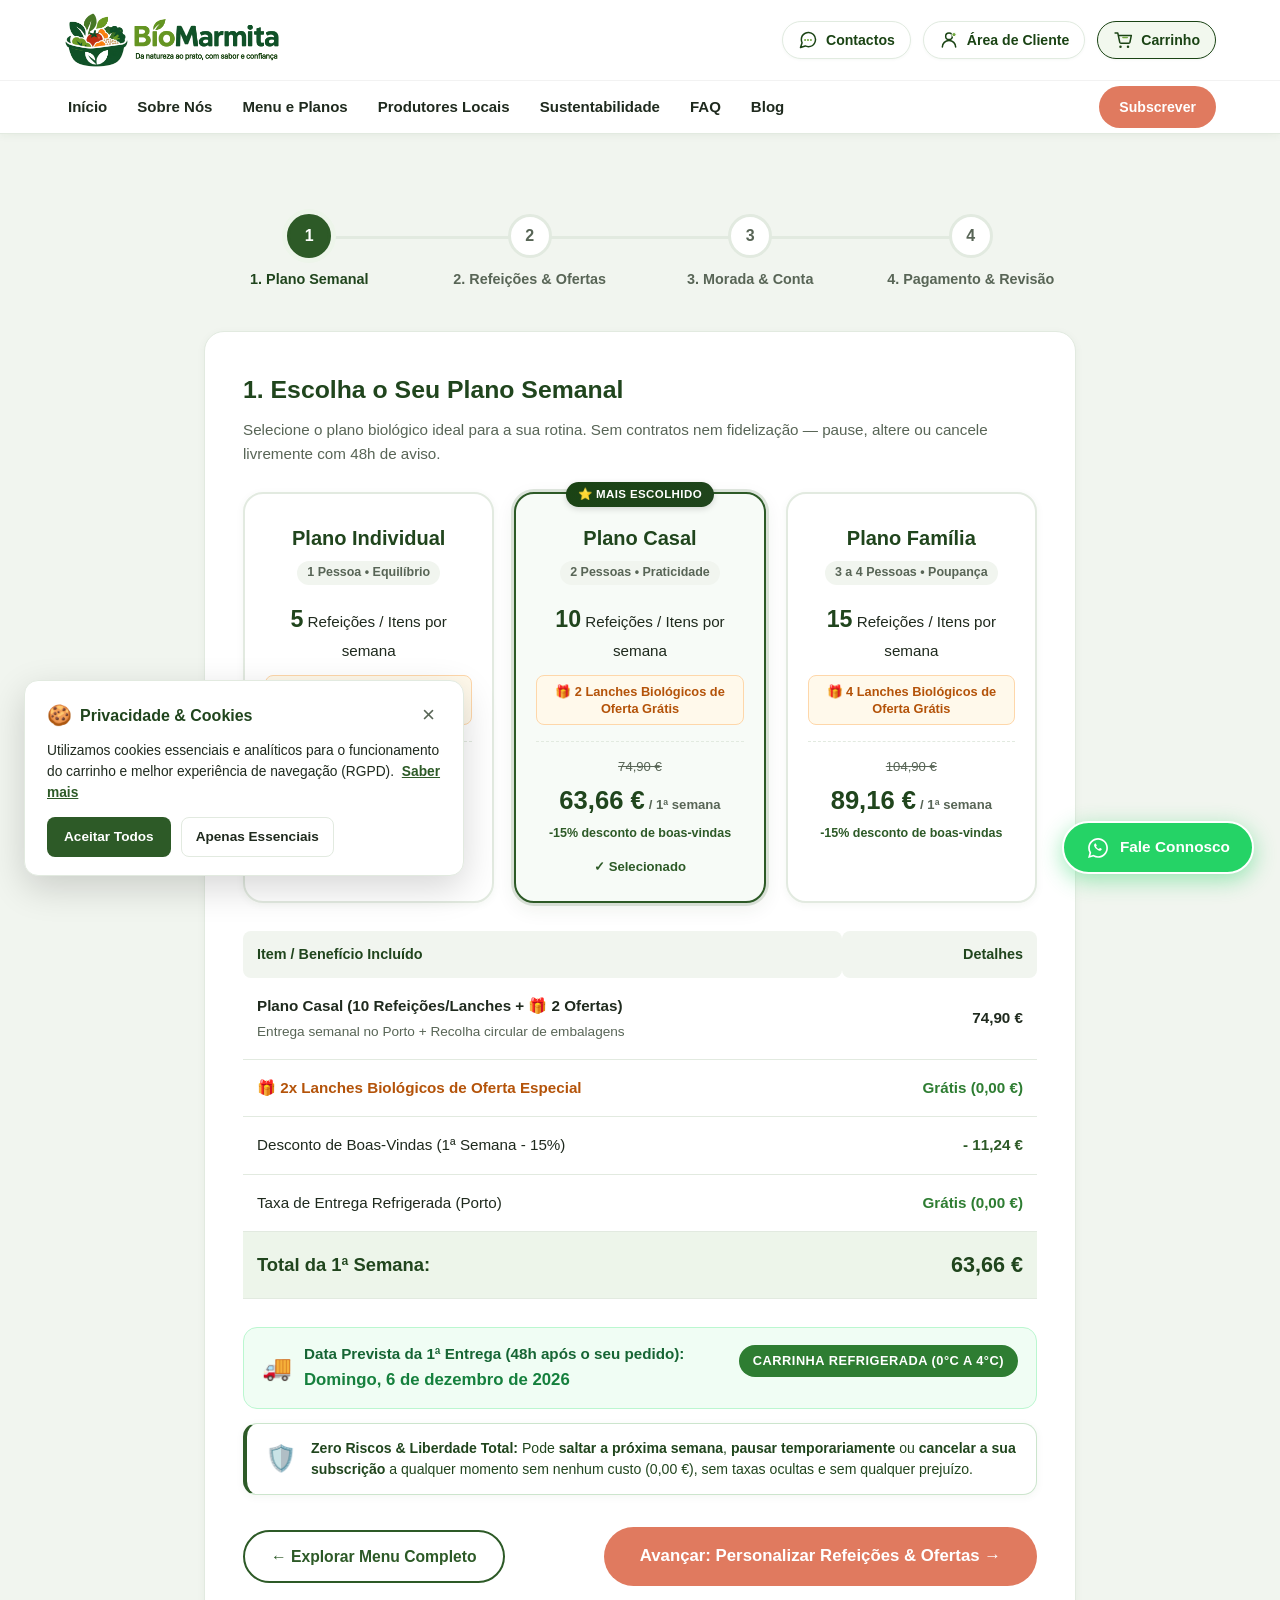
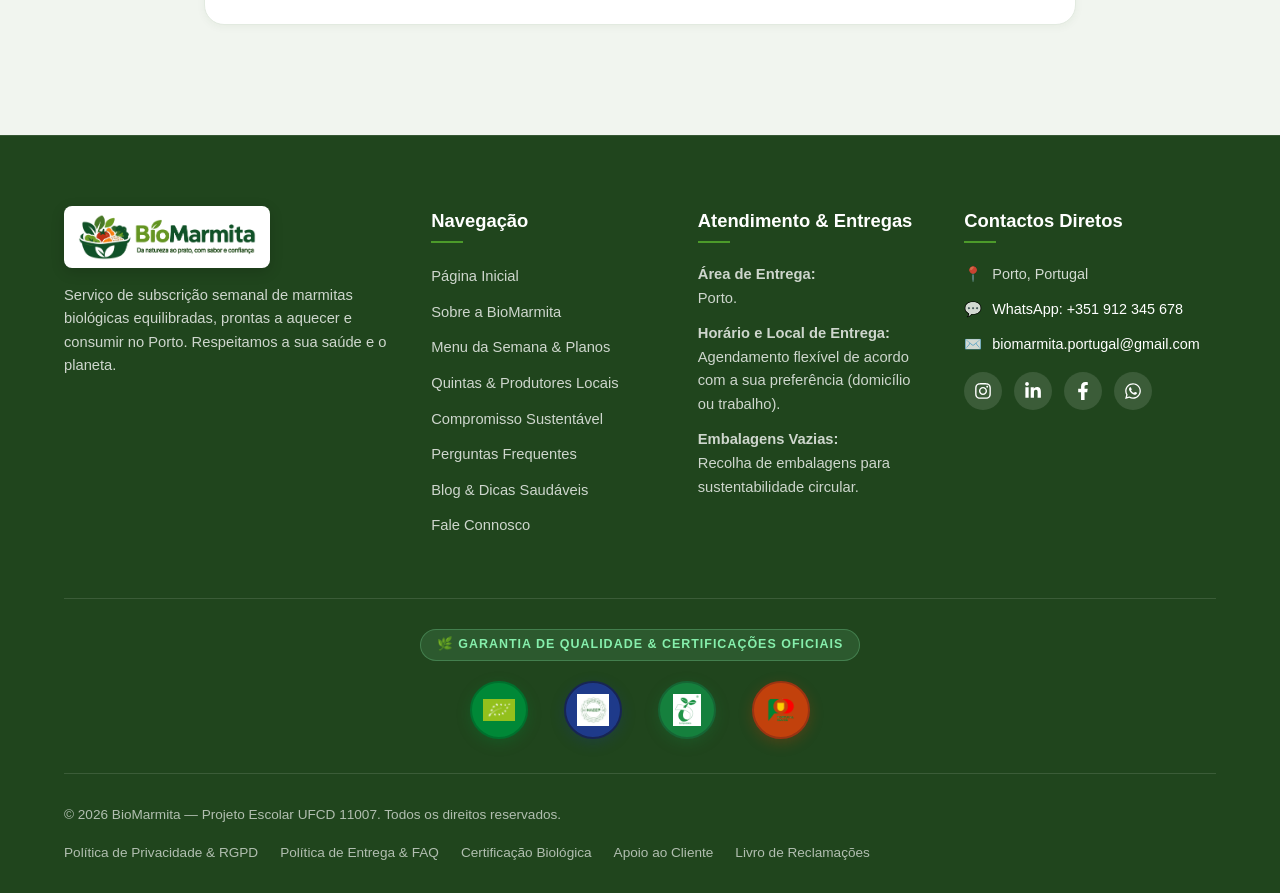
<file: carrinho.html>
<!DOCTYPE html>
<html lang="pt-PT">
<head>
  <meta charset="UTF-8">
  <meta name="viewport" content="width=device-width, initial-scale=1.0">
  <meta name="description" content="Carrinho e Subscrição BioMarmita — Escolha a sua forma de pagamento, faça o login e cadastre a sua morada de entrega no Porto.">
  <title>Carrinho & Subscrição — BioMarmita</title>
  <link rel="stylesheet" href="./css/style.css?v=2.6">
</head>
<body>

  <!-- ======================================================================
       CABEÇALHO & BARRA DE NAVEGAÇÃO DE 2 LINHAS
       ====================================================================== -->
  <header class="site-header">
    <!-- Linha 1: Topo (Logo na esquerda e Contactos, Área do Cliente e Carrinho na direita) -->
    <div class="header-top-row">
      <div class="container header-top-container">
        <a href="index.html" class="brand-logo" aria-label="BioMarmita — Da natureza ao prato, com sabor e confiança.">
          <img src="./assets/imagens/logo-biomarmita-horizontal.png" alt="BioMarmita — Da natureza ao prato, com sabor e confiança." class="brand-logo-horizontal">
        </a>

        <div class="header-top-actions">
          <a href="contactos.html" class="header-action-btn" title="Contactos e Apoio ao Cliente">
            <span class="action-icon">
              <svg width="20" height="20" viewBox="0 0 24 24" fill="none" xmlns="http://www.w3.org/2000/svg">
              <path d="M21 11.5a8.38 8.38 0 0 1-.9 3.8 8.5 8.5 0 0 1-7.6 4.7 8.38 8.38 0 0 1-3.8-.9L3 21l1.9-5.7a8.38 8.38 0 0 1-.9-3.8 8.5 8.5 0 0 1 4.7-7.6 8.38 8.38 0 0 1 3.8-.9h.5a8.48 8.48 0 0 1 8 8v.5z" stroke="#1A4314" stroke-width="1.8" stroke-linecap="round" stroke-linejoin="round"/>
              <circle cx="8.5" cy="12" r="1.25" fill="#73A942"/>
              <circle cx="12" cy="12" r="1.25" fill="#73A942"/>
              <circle cx="15.5" cy="12" r="1.25" fill="#73A942"/>
            </svg>
            </span>
            <span class="action-label">Contactos</span>
          </a>
          <a href="area-cliente.html" class="header-action-btn" title="Área de Cliente">
            <span class="action-icon">
              <svg width="20" height="20" viewBox="0 0 24 24" fill="none" xmlns="http://www.w3.org/2000/svg">
              <circle cx="12" cy="7.5" r="4" stroke="#1A4314" stroke-width="1.8"/>
              <path d="M4 20.5a8 8 0 0 1 16 0" stroke="#1A4314" stroke-width="1.8" stroke-linecap="round"/>
              <circle cx="18" cy="5.5" r="2.5" fill="#73A942" stroke="#ffffff" stroke-width="1.2"/>
            </svg>
            </span>
            <span class="action-label">Área de Cliente</span>
          </a>
          <a href="carrinho.html" class="header-action-btn cart-btn active" title="Ver Carrinho de Compras">
            <span class="action-icon">
              <svg width="20" height="20" viewBox="0 0 24 24" fill="none" xmlns="http://www.w3.org/2000/svg">
              <circle cx="9" cy="20" r="1.5" fill="#1A4314"/>
              <circle cx="18" cy="20" r="1.5" fill="#1A4314"/>
              <path d="M2.5 3.5h3.2l2.4 11.2a1.5 1.5 0 0 0 1.5 1.1h9.2a1.5 1.5 0 0 0 1.5-1.1L22 6.5H6.5" stroke="#1A4314" stroke-width="1.8" stroke-linecap="round" stroke-linejoin="round"/>
              <path d="M12 9h5" stroke="#73A942" stroke-width="2" stroke-linecap="round"/>
            </svg>
            </span>
            <span class="action-label">Carrinho</span>
          </a>

          <!-- Botão Hambúrguer para ecrãs móveis -->
          <button class="hamburger-btn" id="hamburgerBtn" aria-label="Abrir menu de navegação" aria-expanded="false">
            <svg viewBox="0 0 24 24" fill="none" stroke="#1A4314" stroke-width="2" stroke-linecap="round" stroke-linejoin="round">
              <line x1="3" y1="12" x2="21" y2="12"></line>
              <line x1="3" y1="6" x2="21" y2="6"></line>
              <line x1="3" y1="18" x2="21" y2="18"></line>
            </svg>
          </button>
        </div>
      </div>
    </div>

    <!-- Linha 2: Menu de Navegação com Botão de Subscrição -->
    <div class="header-bottom-row">
      <div class="container header-bottom-container">
        <nav class="nav-menu" id="navMenu">
          <a href="index.html" class="nav-link">Início</a>
          <a href="sobre.html" class="nav-link">Sobre Nós</a>
          <a href="menu.html" class="nav-link">Menu e Planos</a>
          <a href="produtores.html" class="nav-link">Produtores Locais</a>
          <a href="sustentabilidade.html" class="nav-link">Sustentabilidade</a>
          <a href="faq.html" class="nav-link">FAQ</a>
          <a href="blog.html" class="nav-link">Blog</a>
          <a href="contactos.html" class="nav-link nav-mobile-only">Contactos</a>
          <a href="area-cliente.html" class="nav-link nav-mobile-only">Área de Cliente</a>
          <a href="carrinho.html" class="nav-link nav-mobile-only active">Carrinho</a>
          <a href="carrinho.html" class="btn btn-accent btn-sm nav-cta">Subscrever</a>
        </nav>
      </div>
    </div>
  </header>

  <main class="section section-alt">
    <div class="container checkout-wrapper">
      
      <!-- ======================================================================
           BARRA DE PROGRESSO DOS PASSOS DO CHECKOUT (4 PASSOS)
           ====================================================================== -->
      <div class="checkout-steps-bar" id="checkoutStepsBar">
        <div class="step-tab active" id="stepTab1" data-step="1" role="button" tabindex="0" title="Passo 1: Escolha do Plano">
          <div class="step-circle">1</div>
          <div class="step-label">1. Plano Semanal</div>
        </div>
        <div class="step-tab" id="stepTab2" data-step="2" role="button" tabindex="0" title="Passo 2: Refeições & Ofertas">
          <div class="step-circle">2</div>
          <div class="step-label">2. Refeições &amp; Ofertas</div>
        </div>
        <div class="step-tab" id="stepTab3" data-step="3" role="button" tabindex="0" title="Passo 3: Morada & Conta">
          <div class="step-circle">3</div>
          <div class="step-label">3. Morada &amp; Conta</div>
        </div>
        <div class="step-tab" id="stepTab4" data-step="4" role="button" tabindex="0" title="Passo 4: Pagamento & Revisão">
          <div class="step-circle">4</div>
          <div class="step-label">4. Pagamento &amp; Revisão</div>
        </div>
      </div>

      <!-- ======================================================================
           ETAPA 1: ESCOLHA DO PLANO SEMANAL
           ====================================================================== -->
      <div id="checkoutStep1" class="checkout-card">
        <h2>1. Escolha o Seu Plano Semanal</h2>
        <p class="subtitle">Selecione o plano biológico ideal para a sua rotina. Sem contratos nem fidelização — pause, altere ou cancele livremente com 48h de aviso.</p>
        <span class="mobile-swipe-hint"><span aria-hidden="true">👉</span> Deslize para comparar os 3 planos</span>

        <!-- Cartões Visuais Interativos dos 3 Planos -->
        <div class="checkout-plans-grid" id="checkoutPlansGrid">
          <!-- Plano Individual -->
          <div class="checkout-plan-card" data-plan="individual">
            <div class="checkout-plan-header">
              <h3>Plano Individual</h3>
              <span class="checkout-plan-tag">1 Pessoa • Equilíbrio</span>
            </div>
            <div class="checkout-plan-qty">
              <strong>5</strong> Refeições / Itens por semana
            </div>
            <div class="checkout-plan-gift-pill">
              🎁 <strong>1 Lanche Biológico</strong> de Oferta Grátis
            </div>
            <div class="checkout-plan-price-box">
              <div class="checkout-plan-old-price">39,90 €</div>
              <div class="checkout-plan-price">
                <span class="checkout-plan-val">33,91 €</span>
                <span class="checkout-plan-period">/ 1ª semana</span>
              </div>
              <div class="checkout-plan-note">-15% desconto de boas-vindas</div>
            </div>
            <div class="checkout-plan-check-icon">✓ Selecionado</div>
          </div>

          <!-- Plano Casal (Mais Popular) -->
          <div class="checkout-plan-card popular selected" data-plan="casal">
            <div class="popular-ribbon">⭐ Mais Escolhido</div>
            <div class="checkout-plan-header">
              <h3>Plano Casal</h3>
              <span class="checkout-plan-tag">2 Pessoas • Praticidade</span>
            </div>
            <div class="checkout-plan-qty">
              <strong>10</strong> Refeições / Itens por semana
            </div>
            <div class="checkout-plan-gift-pill">
              🎁 <strong>2 Lanches Biológicos</strong> de Oferta Grátis
            </div>
            <div class="checkout-plan-price-box">
              <div class="checkout-plan-old-price">74,90 €</div>
              <div class="checkout-plan-price">
                <span class="checkout-plan-val">63,66 €</span>
                <span class="checkout-plan-period">/ 1ª semana</span>
              </div>
              <div class="checkout-plan-note">-15% desconto de boas-vindas</div>
            </div>
            <div class="checkout-plan-check-icon">✓ Selecionado</div>
          </div>

          <!-- Plano Família -->
          <div class="checkout-plan-card" data-plan="familia">
            <div class="checkout-plan-header">
              <h3>Plano Família</h3>
              <span class="checkout-plan-tag">3 a 4 Pessoas • Poupança</span>
            </div>
            <div class="checkout-plan-qty">
              <strong>15</strong> Refeições / Itens por semana
            </div>
            <div class="checkout-plan-gift-pill">
              🎁 <strong>4 Lanches Biológicos</strong> de Oferta Grátis
            </div>
            <div class="checkout-plan-price-box">
              <div class="checkout-plan-old-price">104,90 €</div>
              <div class="checkout-plan-price">
                <span class="checkout-plan-val">89,16 €</span>
                <span class="checkout-plan-period">/ 1ª semana</span>
              </div>
              <div class="checkout-plan-note">-15% desconto de boas-vindas</div>
            </div>
            <div class="checkout-plan-check-icon">✓ Selecionado</div>
          </div>
        </div>

        <!-- Hidden Select para manter total compatibilidade de formulário e acessibilidade -->
        <select id="selectPlano" style="display: none;" aria-label="Selecione o plano">
          <option value="individual" data-price="39.90" data-meals="5">Plano Individual — 5 refeições/itens + 🎁 1 lanche de oferta (39,90 € / semana)</option>
          <option value="casal" data-price="74.90" data-meals="10" selected>Plano Casal — 10 refeições/itens + 🎁 2 lanches de oferta (74,90 € / semana)</option>
          <option value="familia" data-price="104.90" data-meals="15">Plano Família — 15 refeições/itens + 🎁 4 lanches de oferta (104,90 € / semana)</option>
        </select>

        <!-- Tabela de Resumo de Preços e Transparência -->
        <table class="cart-summary-table">
          <thead>
            <tr>
              <th>Item / Benefício Incluído</th>
              <th style="text-align: right;">Detalhes</th>
            </tr>
          </thead>
          <tbody>
            <tr>
              <td>
                <strong id="cartPlanTitle">Plano Casal (10 Refeições Biológicas)</strong><br>
                <span style="font-size: 0.85rem; color: var(--color-text-muted);">Entrega semanal no Porto + Recolha circular de embalagens</span>
              </td>
              <td style="text-align: right; font-weight: 700;" id="cartPlanPrice">74,90 €</td>
            </tr>
            <tr>
              <td>
                <span style="font-weight: 600; color: #b45309;" id="cartGiftRowTitle">🎁 2x Lanches Biológicos de Oferta Especial</span>
              </td>
              <td style="text-align: right; color: #2e7d32; font-weight: 700;">Grátis (0,00 €)</td>
            </tr>
            <tr>
              <td>
                <span>Desconto de Boas-Vindas (1ª Semana - 15%)</span>
              </td>
              <td style="text-align: right; color: var(--color-primary); font-weight: 700;" id="cartDiscount">- 11,24 €</td>
            </tr>
            <tr>
              <td>
                <span>Taxa de Entrega Refrigerada (Porto)</span>
              </td>
              <td style="text-align: right; color: #2e7d32; font-weight: 700;">Grátis (0,00 €)</td>
            </tr>
            <tr style="background-color: var(--color-primary-soft);">
              <td style="font-size: 1.15rem; font-weight: 800; color: var(--color-primary-dark);">Total da 1ª Semana:</td>
              <td style="text-align: right; font-size: 1.35rem; font-weight: 800; color: var(--color-primary-dark);" id="cartFinalTotal">63,66 €</td>
            </tr>
          </tbody>
        </table>

        <!-- Estimativa Dinâmica de Entrega (48h após a subscrição) -->
        <div class="delivery-estimate-pill" style="margin-top: 16px; background: #f0fdf4; border: 1px solid #bbf7d0; padding: 14px 18px; border-radius: var(--radius-md); display: flex; align-items: center; justify-content: space-between; flex-wrap: wrap; gap: 10px;">
          <div style="display: flex; align-items: center; gap: 12px;">
            <span style="font-size: 1.5rem;">🚚</span>
            <div>
              <strong style="color: #166534; font-size: 0.95rem; display: block;">Data Prevista da 1ª Entrega (48h após o seu pedido):</strong>
              <span id="estimatedDeliveryText" style="color: #15803d; font-weight: 800; font-size: 1.05rem;">A calcular...</span>
            </div>
          </div>
          <span class="badge" style="background: #2e7d32; color: #fff; font-size: 0.8rem;">Carrinha Refrigerada (0°C a 4°C)</span>
        </div>

        <!-- Banner de Garantia Sem Custos de Cancelamento, Pausa ou Saltar Semana -->
        <div style="margin-top: 14px; background: #ffffff; border: 1px solid #cce5cd; border-left: 4px solid var(--color-primary); border-radius: var(--radius-md); padding: 14px 18px; display: flex; align-items: center; gap: 14px; box-shadow: var(--shadow-sm);">
          <span style="font-size: 1.6rem; color: #16a34a; line-height: 1;">🛡️</span>
          <div style="font-size: 0.88rem; color: var(--color-primary-dark); line-height: 1.5;">
            <strong>Zero Riscos &amp; Liberdade Total:</strong> Pode <strong>saltar a próxima semana</strong>, <strong>pausar temporariamente</strong> ou <strong>cancelar a sua subscrição</strong> a qualquer momento sem nenhum custo (0,00 €), sem taxas ocultas e sem qualquer prejuízo.
          </div>
        </div>

        <div style="display: flex; justify-content: space-between; align-items: center; margin-top: 32px; flex-wrap: wrap; gap: 14px;">
          <a href="menu.html" class="btn btn-outline">← Explorar Menu Completo</a>
          <button type="button" id="btnGoToStep2" class="btn btn-accent" style="padding: 14px 34px; font-size: 1.05rem;" onclick="if(window.setStepActive){window.setStepActive(2);}else{var s1=document.getElementById('checkoutStep1'),s2=document.getElementById('checkoutStep2');if(s1&&s2){s1.style.display='none';s2.style.display='block';}}">
            Avançar: Personalizar Refeições &amp; Ofertas →
          </button>
        </div>
      </div>

      <!-- ======================================================================
           ETAPA 2: MONTE A SUA CAIXA & LANCHES DE OFERTA
           ====================================================================== -->
      <div id="checkoutStep2" class="checkout-card" style="display: none;">
        <h2>2. Monte a Sua Caixa Semanal &amp; Lanches de Oferta</h2>
        <p class="subtitle">Escolha as suas refeições favoritas e os seus lanches biológicos de oferta. Tudo confecionado a frio e embalado a vácuo (durabilidade de 7 dias no frigorífico).</p>

        <!-- Banner de Notificação quando vem com item pré-selecionado pelo menu -->
        <div id="boxNoticeBanner" class="box-notice-banner" style="display: none;">
          <div>
            <strong>✓ Refeição Adicionada!</strong> <span id="boxNoticeText">Adicionámos o prato à sua caixa da semana.</span>
          </div>
          <button type="button" id="closeBoxNotice" style="background: none; border: none; font-size: 1.1rem; cursor: pointer; color: #1e4620;" aria-label="Fechar aviso">✕</button>
        </div>

        <!-- Construtor de Caixa Semanal Interativo (Box Builder) -->
        <div class="box-builder-container" id="boxBuilderContainer">
          <div class="box-builder-header">
            <div class="box-builder-title">
              <h3>🍱 Refeições &amp; Itens da Subscrição (<span id="planTargetDisplay">10</span> Itens à Escolha)</h3>
              <p>Pode escolher qualquer prato principal ou lanche biológico do menu para preencher a sua caixa semanal.</p>
            </div>
            <div class="box-builder-actions">
              <button type="button" class="btn-chef-suggest" id="btnChefSuggest" title="Preencher com uma seleção saudável e equilibrada">
                ✨ Sugestão do Chef (Equilibrada)
              </button>
              <button type="button" class="btn-clear-box" id="btnClearBox" title="Limpar todas as quantidades para recomeçar">
                🔄 Limpar
              </button>
            </div>
          </div>

          <!-- Painel de Contadores & Metas -->
          <div class="box-counter-panel">
            <div class="box-counter-row">
              <span class="box-counter-label">
                Refeições / Itens Selecionados: <strong id="mealsCountDisplay">0 / 10</strong>
              </span>
              <span id="mealsStatusPill" class="box-status-pill warning">Faltam 10 refeições</span>
            </div>
            <div class="box-progress-bar">
              <div class="box-progress-fill" id="mealsProgressBar" style="width: 0%;"></div>
            </div>
          </div>

          <!-- Filtros Rápidos de Itens -->
          <div class="box-filter-tabs">
            <button type="button" class="box-filter-tab active" data-box-filter="all">Todas as Opções do Menu (10)</button>
            <button type="button" class="box-filter-tab" data-box-filter="refeicao">🍽️ Pratos Principais (6)</button>
            <button type="button" class="box-filter-tab" data-box-filter="lanche">🥪 Lanches &amp; Pequenos-Almoços (4)</button>
          </div>

          <!-- Grade de Itens Selecionáveis -->
          <div class="box-items-grid" id="boxItemsGrid">
            <!-- Preenchido dinamicamente pelo JavaScript com os 10 itens -->
          </div>

          <!-- Resumo em Tempo Real dos Pratos na Caixa -->
          <div class="box-selection-summary" id="boxSelectionSummary">
            <h4>📦 Refeições da Subscrição na sua caixa:</h4>
            <div class="box-selection-tags" id="boxSelectionTags">
              <span style="font-size: 0.88rem; color: var(--color-text-muted); font-style: italic;">
                Nenhum item selecionado ainda. Clique no [ + ] acima ou no botão "Sugestão do Chef"!
              </span>
            </div>
          </div>

          <!-- Secção dos Lanches Biológicos de Oferta -->
          <div class="gift-builder-container" id="giftBuilderContainer">
            <div class="gift-header">
              <div>
                <h4>🎁 Lanches Biológicos de Oferta Especial (100% Grátis)</h4>
                <p>Oferta exclusiva da sua subscrição semanal. Selecione os seus lanches biológicos inteiramente gratuitos (0,00 €)!</p>
              </div>
              <span class="gift-badge-free">✨ OFERTA GRÁTIS (0,00 €)</span>
            </div>

            <div class="box-counter-row">
              <span class="box-counter-label" style="color: #92400e;">
                Lanches de Oferta Selecionados: <strong id="giftSnacksCountDisplay">0 / 2</strong>
              </span>
              <span id="giftStatusPill" class="gift-status-pill warning">Escolha os lanches de oferta</span>
            </div>
            <div class="box-progress-bar">
              <div class="box-progress-fill" id="giftProgressBar" style="width: 0%; background: linear-gradient(90deg, #e9c46a 0%, #e07a5f 100%);"></div>
            </div>

            <div class="gift-items-grid" id="giftItemsGrid">
              <!-- Preenchido dinamicamente pelo JavaScript com os 4 lanches -->
            </div>
          </div>
        </div>

        <div style="display: flex; justify-content: space-between; align-items: center; margin-top: 32px; flex-wrap: wrap; gap: 14px;">
          <button type="button" id="btnBackToStep1" class="btn btn-outline">← Voltar ao Plano</button>
          <button type="button" id="btnGoToStep3" class="btn btn-accent" style="padding: 14px 34px; font-size: 1.05rem;">
            Continuar para Morada &amp; Conta →
          </button>
        </div>
      </div>

      <!-- ======================================================================
           ETAPA 3: IDENTIFICAÇÃO & MORADA NO PORTO
           ====================================================================== -->
      <div id="checkoutStep3" class="checkout-card" style="display: none;">
        <h2>3. Identificação &amp; Morada no Porto</h2>
        <p class="subtitle">Indique os dados de contacto e o local exato para a entrega refrigerada semanal no Porto.</p>

        <form id="step3AddressForm">
          <!-- Bloco A: Acesso / Conta -->
          <div style="background-color: var(--color-bg-alt); padding: 22px; border-radius: var(--radius-md); margin-bottom: 28px;">
            <div style="display: flex; justify-content: space-between; align-items: center; margin-bottom: 16px; flex-wrap: wrap; gap: 8px;">
              <strong style="font-size: 1.1rem; color: var(--color-primary-dark);">Dados de Acesso (Login / Registo)</strong>
              <span style="font-size: 0.85rem; color: var(--color-primary); cursor: pointer; text-decoration: underline; font-weight: 600;" id="toggleLoginMode">
                Já é cliente? Iniciar Sessão
              </span>
            </div>

            <div class="form-grid-2">
              <div class="form-group">
                <label for="clienteNome">Nome Completo *</label>
                <input type="text" id="clienteNome" class="form-control" placeholder="Ex: Mariana Santos" required>
              </div>
              <div class="form-group">
                <label for="clienteEmail">Endereço de E-mail *</label>
                <input type="email" id="clienteEmail" class="form-control" placeholder="mariana.santos@email.pt" required>
              </div>
            </div>

            <div class="form-grid-2">
              <div class="form-group">
                <label for="clienteTelefone">Telemóvel (com WhatsApp) *</label>
                <input type="tel" id="clienteTelefone" class="form-control" placeholder="+351 912 345 678" required>
                <small style="font-size: 0.8rem; color: var(--color-text-muted); display: block; margin-top: 5px;">🚚 Usado exclusivamente pelo estafeta para coordenar a entrega no Porto.</small>
              </div>
              <div class="form-group">
                <label for="clientePassword">Criar Palavra-passe de Acesso *</label>
                <input type="password" id="clientePassword" class="form-control" placeholder="Mínimo 6 caracteres" required>
              </div>
            </div>
          </div>

          <!-- Bloco B: Morada e Agendamento no Porto -->
          <div style="margin-bottom: 28px;">
            <h3 style="font-size: 1.25rem; color: var(--color-primary-dark); margin-bottom: 12px;">Morada e Agendamento no Porto</h3>

            <!-- Aviso de data de entrega em 48h -->
            <div style="background-color: #f0fdf4; border: 1px solid #bbf7d0; border-radius: var(--radius-md); padding: 12px 16px; margin-bottom: 18px; display: flex; align-items: center; justify-content: space-between; flex-wrap: wrap; gap: 10px;">
              <div>
                <strong style="color: #166534; font-size: 0.9rem; display: block;">📅 A sua 1ª entrega será em 48h:</strong>
                <span id="step3DeliveryDate" style="color: #15803d; font-size: 1.05rem; font-weight: 800;">A calcular...</span>
              </div>
              <span style="font-size: 0.8rem; color: #166534; background: #dcfce7; padding: 4px 10px; border-radius: 20px; font-weight: 600;">Confecionado fresco a frio</span>
            </div>

            <div class="form-grid-2">
              <div class="form-group">
                <label for="entregaRua">Rua e Número de Polícia *</label>
                <input type="text" id="entregaRua" class="form-control" placeholder="Ex: Rua de Santa Catarina, 120" required>
              </div>
              <div class="form-group">
                <label for="entregaAndar">Andar / Bloco / Apartamento</label>
                <input type="text" id="entregaAndar" class="form-control" placeholder="Ex: 3º Direito">
              </div>
            </div>

            <div class="form-grid-2">
              <div class="form-group">
                <label for="entregaConcelho">Cidade *</label>
                <select id="entregaConcelho" class="form-control" required>
                  <option value="porto" selected>Porto</option>
                </select>
              </div>
              <div class="form-group">
                <label for="entregaCodPostal">Código Postal *</label>
                <input type="text" id="entregaCodPostal" class="form-control" placeholder="Ex: 4000-001" pattern="[0-9]{4}-[0-9]{3}" title="Código postal português no formato 4000-001" required>
              </div>
            </div>

            <div class="form-grid-2">
              <div class="form-group">
                <label for="entregaTipoLocal">Tipo de Local de Entrega *</label>
                <select id="entregaTipoLocal" class="form-control" required>
                  <option value="domicilio">Domicílio Particular</option>
                  <option value="trabalho">Local de Trabalho / Escritório</option>
                </select>
              </div>
              <div class="form-group">
                <label for="entregaJanela">Horário Preferencial de Agendamento *</label>
                <select id="entregaJanela" class="form-control" required>
                  <option value="manha">Manhã (08h30 – 12h30)</option>
                  <option value="tarde">Tarde (14h00 – 18h30)</option>
                  <option value="fim_tarde">Fim de Tarde / Noite (18h30 – 21h00)</option>
                </select>
              </div>
            </div>

            <div class="form-group">
              <label for="entregaNotas">Instruções para o Estafeta (Opcional)</label>
              <textarea id="entregaNotas" class="form-control" style="min-height: 70px;" placeholder="Ex: Tocar à campainha 3D ou deixar com a receção do edifício..."></textarea>
            </div>
          </div>

          <div style="display: flex; justify-content: space-between; align-items: center; flex-wrap: wrap; gap: 14px;">
            <button type="button" id="btnBackToStep2" class="btn btn-outline">← Voltar à Caixa de Refeições</button>
            <button type="submit" id="btnGoToStep4" class="btn btn-accent" style="padding: 14px 34px; font-size: 1.05rem;">
              Continuar para Pagamento &amp; Revisão →
            </button>
          </div>
        </form>
      </div>

      <!-- ======================================================================
           ETAPA 4: PAGAMENTO SEGURO & REVISÃO FINAL
           ====================================================================== -->
      <div id="checkoutStep4" class="checkout-card" style="display: none;">
        <h2>4. Pagamento Seguro &amp; Revisão Final</h2>
        <p class="subtitle">Reveja a sua encomenda, escolha a forma de pagamento e ative as suas refeições sem fidelização.</p>

        <!-- Card de Revisão Consolidada -->
        <div class="order-review-card">
          <div class="order-review-grid">
            <div class="order-review-col">
              <div class="order-review-block">
                <div class="order-review-label">📦 Plano Semanal</div>
                <div class="order-review-value" id="reviewPlanName">Plano Casal (10 Refeições/Semana)</div>
              </div>
              <div class="order-review-block">
                <div class="order-review-label">📍 Morada de Entrega (Porto)</div>
                <div class="order-review-value" id="reviewAddress">A carregar morada...</div>
                <div style="font-size: 0.82rem; color: var(--color-primary); font-weight: 600; margin-top: 4px;" id="reviewDeliveryWindow">
                  🚚 1ª Entrega prevista: A calcular...
                </div>
              </div>
            </div>
            <div class="order-review-col">
              <div class="order-review-block">
                <div class="order-review-label">🍱 Refeições &amp; Ofertas na Caixa</div>
                <ul class="order-review-dishes-list" id="reviewDishesList">
                  <!-- Preenchido pelo JavaScript -->
                </ul>
              </div>
            </div>
          </div>
          <div class="order-review-total-banner">
            <div>
              <span style="font-size: 0.85rem; color: var(--color-text-muted); display: block;">Total da 1ª Semana (-15% boas-vindas &amp; entrega grátis):</span>
              <strong style="font-size: 1.35rem; color: var(--color-primary-dark);" id="reviewFinalTotal">63,66 €</strong>
            </div>
            <span class="badge" style="background: #2e7d32; color: #fff; font-size: 0.8rem; padding: 4px 12px; border-radius: 12px;">Sem Fidelização</span>
          </div>
        </div>

        <form id="checkoutFinalForm">
          <!-- Escolha da Forma de Pagamento -->
          <h3 style="font-size: 1.25rem; color: var(--color-primary-dark); margin: 24px 0 10px 0;">Escolha a Forma de Pagamento:</h3>
          <p style="font-size: 0.9rem; color: var(--color-text-muted); margin-bottom: 16px;">Selecione o método pretendido. Os respetivos campos encriptados abrem abaixo imediatamente.</p>

          <div class="payment-method-grid">
            <!-- Opção 1: MB WAY -->
            <label class="payment-method-card selected" id="payMethodMbway">
              <input type="radio" name="paymentMethod" value="mbway" checked>
              <div class="payment-icon">📱</div>
              <div class="payment-name">MB WAY</div>
              <div class="payment-hint">Notificação instantânea na app</div>
            </label>

            <!-- Opção 2: Cartão de Crédito / Débito -->
            <label class="payment-method-card" id="payMethodCard">
              <input type="radio" name="paymentMethod" value="card">
              <div class="payment-icon">💳</div>
              <div class="payment-name">Cartão de Crédito/Débito</div>
              <div class="payment-hint">Visa, Mastercard, Maestro</div>
            </label>

            <!-- Opção 3: Multibanco -->
            <label class="payment-method-card" id="payMethodMb">
              <input type="radio" name="paymentMethod" value="multibanco">
              <div class="payment-icon">🏦</div>
              <div class="payment-name">Multibanco</div>
              <div class="payment-hint">Entidade e Referência em 24h</div>
            </label>
          </div>

          <!-- Campos Específicos do Pagamento Selecionado (diretamente integrados nesta etapa!) -->
          <div id="paymentFieldsContainer" style="margin-top: 18px; margin-bottom: 24px;">
            <!-- Preenchido dinamicamente pelo JavaScript -->
          </div>

          <!-- Garantias de Qualidade & Sem Fidelização -->
          <div style="background-color: var(--color-primary-soft); padding: 18px 20px; border-radius: var(--radius-md); margin-bottom: 24px; font-size: 0.88rem; color: var(--color-primary-dark); border: 1px solid rgba(45, 90, 39, 0.2);">
            <div style="display: flex; align-items: center; justify-content: space-between; flex-wrap: wrap; gap: 10px; margin-bottom: 8px;">
              <strong>🔒 Garantia &amp; Selos de Qualidade BioMarmita:</strong>
              <span style="font-size: 0.8rem; background: #ffffff; padding: 2px 10px; border-radius: 12px; font-weight: 600;">Sem Fidelização • Custo Zero</span>
            </div>
            <p style="margin: 0 0 10px 0; line-height: 1.5;">
              <strong>100% Flexível e Sem Custos:</strong> Poderá saltar a próxima semana, pausar para férias ou cancelar o seu plano a qualquer momento diretamente na Área de Cliente com <strong>custo zero (0,00 €)</strong> e sem qualquer prejuízo ou taxa de cancelamento (basta 48h de aviso prévio). Recolha gratuita de embalagens para compostagem circular.
            </p>
            <div style="display: flex; gap: 14px; flex-wrap: wrap; font-size: 0.82rem; font-weight: 600; color: var(--color-primary-dark); padding-top: 8px; border-top: 1px dashed rgba(45, 90, 39, 0.25);">
              <span>🌱 Euro-Folha Biológica UE</span>
              <span>🛡️ Segurança Alimentar HACCP</span>
              <span>♻️ Bioplástico EN 13432</span>
              <span>🇵🇹 Quintas do Norte (&lt; 60 km)</span>
            </div>
          </div>

          <!-- Bloco de Consentimento Legal e RGPD Obrigatório -->
          <div style="background-color: #ffffff; border: 1px solid var(--color-border); border-radius: var(--radius-sm); padding: 18px 20px; margin-bottom: 24px; box-shadow: var(--shadow-sm);">
            <label style="display: flex; align-items: flex-start; gap: 10px; font-size: 0.88rem; color: var(--color-text-main); cursor: pointer; line-height: 1.5; margin-bottom: 10px;">
              <input type="checkbox" id="rgpdCheckoutConsent" required style="margin-top: 3px; accent-color: var(--color-primary); width: 16px; height: 16px; cursor: pointer;">
              <span>
                Li e aceito as Condições de Serviço e a <a href="privacidade.html" target="_blank" style="color: var(--color-primary); font-weight: 700; text-decoration: underline;">Política de Privacidade &amp; RGPD</a> para gestão da minha subscrição semanal, faturação e entregas no Porto. *
              </span>
            </label>
            <label style="display: flex; align-items: flex-start; gap: 10px; font-size: 0.84rem; color: var(--color-text-muted); cursor: pointer; line-height: 1.5;">
              <input type="checkbox" id="rgpdNewsletterConsent" style="margin-top: 3px; accent-color: var(--color-primary); width: 16px; height: 16px; cursor: pointer;">
              <span>
                (Opcional) Desejo receber por e-mail a ementa semanal da época, sugestões do Chef e novidades dos produtores parceiros.
              </span>
            </label>
          </div>

          <div style="display: flex; justify-content: space-between; align-items: center; flex-wrap: wrap; gap: 14px;">
            <button type="button" id="btnBackToStep3" class="btn btn-outline">← Voltar aos Dados de Entrega</button>
            <button type="submit" id="btnSubmitOrder" class="btn btn-primary" style="padding: 14px 36px; font-size: 1.05rem;">
              Confirmar e Ativar Subscrição (<span id="btnSubmitTotalDisplay">63,66 €</span>)
            </button>
          </div>
        </form>
      </div>

      <!-- ======================================================================
           ETAPA 5: ECRÃ DE CONFIRMAÇÃO DE SUCESSO
           ====================================================================== -->
      <div id="checkoutStep5" class="checkout-card" style="display: none; text-align: center;">
        <div style="width: 80px; height: 80px; border-radius: 50%; background-color: #e8f5e9; color: #2e7d32; font-size: 2.6rem; display: flex; align-items: center; justify-content: center; margin: 0 auto 20px auto;">
          ✓
        </div>
        <h2 style="color: var(--color-primary-dark); font-size: 2rem; margin-bottom: 12px;">Subscrição Confirmada com Sucesso!</h2>
        <p style="font-size: 1.15rem; color: var(--color-text-muted); max-width: 650px; margin: 0 auto 26px auto; line-height: 1.6;">
          Muito obrigado pela sua confiança! A sua subscrição semanal da <strong>BioMarmita</strong> está ativa. Em breves instantes receberá a confirmação formal por e-mail e uma mensagem no WhatsApp para afinar o seu menu da semana.
        </p>

        <div style="background-color: var(--color-bg-body); border: 1px solid var(--color-border); border-radius: var(--radius-md); padding: 24px; max-width: 580px; margin: 0 auto 30px auto; text-align: left;">
          <h4 style="color: var(--color-primary-dark); margin-bottom: 12px;">Resumo do seu Pedido:</h4>
          <p style="font-size: 0.95rem; margin-bottom: 6px;"><strong>Código da Subscrição:</strong> #BIO-<span id="confOrderCode">8492</span></p>
          <p style="font-size: 0.95rem; margin-bottom: 6px;"><strong>Plano:</strong> <span id="confPlanName">Plano Casal (10 Refeições)</span></p>
          <p style="font-size: 0.95rem; margin-bottom: 6px;"><strong>Valor da 1ª Semana:</strong> <span id="confPlanPrice">63,66 €</span> (15% de desconto incluído)</p>
          <p style="font-size: 0.95rem; margin-bottom: 6px;"><strong>Forma de Pagamento:</strong> <span id="confPayMethod">MB WAY</span></p>
          <p style="font-size: 0.95rem; margin-bottom: 6px;"><strong>Destino:</strong> <span id="confAddress">Porto</span></p>
          <p style="font-size: 0.95rem; margin-bottom: 14px;"><strong>Data da 1ª Entrega (48h):</strong> <span id="confDeliveryDate" style="color: #2e7d32; font-weight: 800;">A carregar...</span></p>

          <!-- Lista de Pratos Confirmados para a 1ª Entrega -->
          <div class="confirmed-meals-box">
            <h5>🍱 Refeições Escolhidas da Subscrição:</h5>
            <ul class="confirmed-meals-list" id="confMealsList">
              <!-- Preenchido pelo JavaScript com as quantidades e pratos escolhidos -->
            </ul>
            <h5 style="margin-top: 14px; color: #b45309; font-size: 0.95rem; display: flex; align-items: center; gap: 6px;">
              <span>🎁</span> Lanches Biológicos de Oferta (Grátis):
            </h5>
            <ul class="confirmed-meals-list" id="confGiftList">
              <!-- Preenchido pelo JavaScript com os 2 lanches de oferta -->
            </ul>
          </div>
          <p style="font-size: 0.82rem; color: var(--color-text-muted); margin-top: 12px; margin-bottom: 0;">
            * Poderá alterar os pratos das semanas seguintes na sua Área de Cliente ou por WhatsApp até 48h antes de cada entrega semanal.
          </p>
        </div>

        <div style="display: flex; justify-content: center; gap: 16px; flex-wrap: wrap;">
          <a href="index.html" class="btn btn-primary">Voltar à Página Inicial</a>
          <a href="https://wa.me/351912345678" target="_blank" class="btn btn-accent">Falar com a Equipa no WhatsApp</a>
        </div>
      </div>

    </div>
  </main>

  <!-- ======================================================================
       RODAPÉ CORPORATIVO UNIFICADO
       ====================================================================== -->
  <footer class="site-footer">
    <div class="container">
      <div class="footer-grid">
        <div class="footer-col footer-about">
          <a href="index.html" class="footer-brand-logo" aria-label="BioMarmita — Da natureza ao prato, com sabor e confiança.">
            <img src="./assets/imagens/logo-biomarmita-horizontal.png" alt="BioMarmita — Da natureza ao prato, com sabor e confiança." class="footer-brand-logo-img">
          </a>
          <p>
            Serviço de subscrição semanal de marmitas biológicas equilibradas, prontas a aquecer e consumir no Porto. Respeitamos a sua saúde e o planeta.
          </p>
        </div>

        <div class="footer-col">
          <h4>Navegação</h4>
          <ul class="footer-links">
            <li><a href="index.html">Página Inicial</a></li>
            <li><a href="sobre.html">Sobre a BioMarmita</a></li>
            <li><a href="menu.html">Menu da Semana & Planos</a></li>
            <li><a href="produtores.html">Quintas & Produtores Locais</a></li>
            <li><a href="sustentabilidade.html">Compromisso Sustentável</a></li>
            <li><a href="faq.html">Perguntas Frequentes</a></li>
            <li><a href="blog.html">Blog & Dicas Saudáveis</a></li>
            <li><a href="contactos.html">Fale Connosco</a></li>
          </ul>
        </div>

        <div class="footer-col">
          <h4>Atendimento & Entregas</h4>
          <p style="font-size: 0.92rem; color: rgba(255,255,255,0.78); margin-bottom: 12px;">
            <strong>Área de Entrega:</strong><br>
            Porto.
          </p>
          <p style="font-size: 0.92rem; color: rgba(255,255,255,0.78); margin-bottom: 12px;">
            <strong>Horário e Local de Entrega:</strong><br>
            Agendamento flexível de acordo com a sua preferência (domicílio ou trabalho).
          </p>
          <p style="font-size: 0.92rem; color: rgba(255,255,255,0.78);">
            <strong>Embalagens Vazias:</strong><br>
            Recolha de embalagens para sustentabilidade circular.
          </p>
        </div>

        <div class="footer-col">
          <h4>Contactos Diretos</h4>
          <div class="footer-contact-item">
            <span>📍</span>
            <span>Porto, Portugal</span>
          </div>
          <div class="footer-contact-item">
            <span>💬</span>
            <a href="https://wa.me/351912345678" target="_blank" style="color: #ffffff;">WhatsApp: +351 912 345 678</a>
          </div>
          <div class="footer-contact-item">
            <span>✉️</span>
            <a href="mailto:biomarmita.portugal@gmail.com" style="color: #ffffff;">biomarmita.portugal@gmail.com</a>
          </div>
          <div class="footer-social-links">
            <a href="https://instagram.com/biomarmita.portugal" target="_blank" rel="noopener noreferrer" class="social-btn social-instagram" aria-label="Instagram">
              <svg viewBox="0 0 448 512" width="18" height="18" fill="currentColor" aria-hidden="true"><path d="M224.1 141c-63.6 0-114.9 51.3-114.9 114.9s51.3 114.9 114.9 114.9S339 319.5 339 255.9 287.7 141 224.1 141zm0 189.6c-41.1 0-74.7-33.5-74.7-74.7s33.5-74.7 74.7-74.7 74.7 33.5 74.7 74.7-33.6 74.7-74.7 74.7zm146.4-194.3c0 14.9-12 26.8-26.8 26.8-14.9 0-26.8-12-26.8-26.8s12-26.8 26.8-26.8 26.8 12 26.8 26.8zm76.1 27.2c-1.7-35.9-9.9-67.7-36.2-93.9-26.2-26.2-58-34.4-93.9-36.2-37-2.1-147.9-2.1-184.9 0-35.8 1.7-67.6 9.9-93.9 36.1s-34.4 58-36.2 93.9c-2.1 37-2.1 147.9 0 184.9 1.7 35.9 9.9 67.7 36.2 93.9s58 34.4 93.9 36.2c37 2.1 147.9 2.1 184.9 0 35.9-1.7 67.7-9.9 93.9-36.2 26.2-26.2 34.4-58 36.2-93.9 2.1-37 2.1-147.8 0-184.8zM398.8 388c-7.8 19.6-22.9 34.7-42.6 42.6-29.5 11.7-99.5 9-132.1 9s-102.7 2.6-132.1-9c-19.6-7.8-34.7-22.9-42.6-42.6-11.7-29.5-9-99.5-9-132.1s-2.6-102.7 9-132.1c7.8-19.6 22.9-34.7 42.6-42.6 29.5-11.7 99.5-9 132.1-9s102.7-2.6 132.1 9c19.6 7.8 34.7 22.9 42.6 42.6 11.7 29.5 9 99.5 9 132.1s2.7 102.7-9 132.1z"/></svg>
            </a>
            <a href="https://linkedin.com" target="_blank" rel="noopener noreferrer" class="social-btn social-linkedin" aria-label="LinkedIn">
              <svg viewBox="0 0 448 512" width="18" height="18" fill="currentColor" aria-hidden="true"><path d="M100.28 448H7.4V148.9h92.88zM53.79 108.1C24.09 108.1 0 83.5 0 53.8a53.79 53.79 0 0 1 107.58 0c0 29.7-24.1 54.3-53.79 54.3zM447.9 448h-92.68V302.4c0-34.7-.7-79.2-48.29-79.2-48.29 0-55.69 37.7-55.69 76.7V448h-92.78V148.9h89.08v40.8h1.3c12.4-23.5 42.69-48.3 87.88-48.3 94 0 111.28 61.9 111.28 142.3V448z"/></svg>
            </a>
            <a href="https://facebook.com" target="_blank" rel="noopener noreferrer" class="social-btn social-facebook" aria-label="Facebook">
              <svg viewBox="0 0 320 512" width="18" height="18" fill="currentColor" aria-hidden="true"><path d="M279.14 288l14.22-92.66h-88.91v-60.13c0-25.35 12.42-50.06 52.24-50.06h40.42V6.26S260.43 0 225.36 0c-73.22 0-121.08 44.38-121.08 124.72v70.62H22.89V288h81.39v224h100.17V288z"/></svg>
            </a>
            <a href="https://wa.me/351912345678" target="_blank" rel="noopener noreferrer" class="social-btn social-whatsapp" aria-label="WhatsApp">
              <svg viewBox="0 0 448 512" width="18" height="18" fill="currentColor" aria-hidden="true"><path d="M380.9 97.1C339 55.1 283.2 32 223.9 32c-122.4 0-222 99.6-222 222 0 39.1 10.2 77.3 29.6 111L0 480l117.7-30.9c32.4 17.7 68.9 27 106.1 27h.1c122.3 0 224.1-99.6 224.1-222 0-59.3-25.2-115-67.1-157zm-157 341.6c-33.2 0-65.7-8.9-94-25.7l-6.7-4-69.8 18.3L72 359.2l-4.4-7c-18.5-29.4-28.2-63.3-28.2-98.2 0-101.7 82.8-184.5 184.6-184.5 49.3 0 95.6 19.2 130.4 54.1 34.8 34.9 56.2 81.2 56.1 130.5 0 101.8-84.9 184.6-186.6 184.6zm101.2-138.2c-5.5-2.8-32.8-16.2-37.9-18-5.1-1.9-8.8-2.8-12.5 2.8-3.7 5.6-14.3 18-17.6 21.8-3.2 3.7-6.5 4.2-12 1.4-32.6-16.3-54-29.1-75.5-66-5.7-9.8 5.7-9.1 16.3-30.3 1.8-3.7.9-6.9-.5-9.7-1.4-2.8-12.5-30.1-17.1-41.2-4.5-10.8-9.1-9.3-12.5-9.5-3.2-.2-6.9-.2-10.6-.2-3.7 0-9.7 1.4-14.8 6.9-5.1 5.6-19.4 19-19.4 46.3 0 27.3 19.9 53.7 22.6 57.4 2.8 3.7 39.1 59.7 94.8 83.8 35.2 15.2 49 16.5 66.6 13.9 10.7-1.6 32.8-13.4 37.4-26.4 4.6-13 4.6-24.1 3.2-26.4-1.3-2.5-5-3.9-10.5-6.6z"/></svg>
            </a>
          </div>
        </div>
      </div>

      <!-- Barra de Certificações Oficiais no Rodapé -->
      <div class="footer-certifications-bar">
        <div class="footer-cert-header">
          <span>🌿 Garantia de Qualidade &amp; Certificações Oficiais</span>
        </div>
        <div class="cert-logos-row" role="list" aria-label="Certificações Oficiais da BioMarmita">
          <!-- Selo 1: Euro-Folha UE -->
          <a href="sustentabilidade.html#certificacoes" class="cert-logo-item" role="listitem" title="Euro-Folha UE: 100% Bio • Sem Pesticidas nem OGM">
            <div class="cert-logo-circle euroleaf" aria-hidden="true">
              <img src="./assets/imagens/selo-euro-folha.png" alt="Euro-Folha UE" class="cert-logo-img" loading="lazy" decoding="async">
            </div>
            <div class="cert-logo-tooltip" role="tooltip">
              <strong class="cert-tooltip-title">Euro-Folha UE</strong>
              <span class="cert-tooltip-desc">100% Bio • Sem Pesticidas nem OGM</span>
              <span class="cert-tooltip-action">Saber mais →</span>
            </div>
          </a>

          <!-- Selo 2: Higiene e Segurança HACCP -->
          <a href="sustentabilidade.html#certificacoes" class="cert-logo-item" role="listitem" title="HACCP &amp; Higiene: Segurança Alimentar Certificada">
            <div class="cert-logo-circle haccp" aria-hidden="true">
              <img src="./assets/imagens/selo-haccp.png" alt="HACCP" class="cert-logo-img" loading="lazy" decoding="async">
            </div>
            <div class="cert-logo-tooltip" role="tooltip">
              <strong class="cert-tooltip-title">HACCP &amp; Higiene</strong>
              <span class="cert-tooltip-desc">Segurança Alimentar Certificada</span>
              <span class="cert-tooltip-action">Saber mais →</span>
            </div>
          </a>

          <!-- Selo 3: Bioplástico Compostável EN 13432 -->
          <a href="sustentabilidade.html#certificacoes" class="cert-logo-item" role="listitem" title="Norma EN 13432: Bioplástico 100% Compostável">
            <div class="cert-logo-circle compost" aria-hidden="true">
              <img src="./assets/imagens/selo-en-13432.png" alt="Norma EN 13432" class="cert-logo-img" loading="lazy" decoding="async">
            </div>
            <div class="cert-logo-tooltip" role="tooltip">
              <strong class="cert-tooltip-title">Norma EN 13432</strong>
              <span class="cert-tooltip-desc">Bioplástico 100% Compostável</span>
              <span class="cert-tooltip-action">Saber mais →</span>
            </div>
          </a>

          <!-- Selo 4: Cadeia Curta / Origem Nacional -->
          <a href="produtores.html" class="cert-logo-item" role="listitem" title="Cadeia Curta (< 60 km): Produtores Locais do Norte">
            <div class="cert-logo-circle local" aria-hidden="true">
              <img src="./assets/imagens/selo-cadeia-curta.png" alt="Cadeia Curta" class="cert-logo-img" loading="lazy" decoding="async">
            </div>
            <div class="cert-logo-tooltip" role="tooltip">
              <strong class="cert-tooltip-title">Cadeia Curta (&lt; 60 km)</strong>
              <span class="cert-tooltip-desc">Produtores Locais do Norte</span>
              <span class="cert-tooltip-action">Conhecer quintas →</span>
            </div>
          </a>
        </div>
      </div>

      <div class="footer-bottom">
        <p>© 2026 BioMarmita — Projeto Escolar UFCD 11007. Todos os direitos reservados.</p>
        <div class="footer-legal-links">
          <a href="privacidade.html">Política de Privacidade &amp; RGPD</a>
          <a href="faq.html">Política de Entrega &amp; FAQ</a>
          <a href="sustentabilidade.html">Certificação Biológica</a>
          <a href="contactos.html">Apoio ao Cliente</a>
          <a href="https://www.livroreclamacoes.pt" target="_blank" rel="noopener noreferrer" title="Livro de Reclamações Eletrónico Oficial">Livro de Reclamações</a>
        </div>
      </div>
    </div>
  </footer>

  <!-- Botão Flutuante de WhatsApp -->
  <a href="https://wa.me/351912345678?text=Ol%C3%A1!%20Gostaria%20de%20saber%20mais%20sobre%20os%20planos%20da%20BioMarmita." class="whatsapp-float" target="_blank" rel="noopener noreferrer" aria-label="Falar no WhatsApp">
    <svg viewBox="0 0 24 24">
      <path d="M12.04 2C6.58 2 2.13 6.45 2.13 11.91C2.13 13.66 2.59 15.36 3.45 16.86L2.05 22L7.3 20.62C8.75 21.41 10.38 21.83 12.04 21.83C17.5 21.83 21.95 17.38 21.95 11.92C21.95 9.27 20.92 6.78 19.05 4.91C17.18 3.03 14.69 2 12.04 2M12.05 3.67C14.25 3.67 16.31 4.53 17.87 6.09C19.42 7.65 20.28 9.72 20.28 11.92C20.28 16.46 16.58 20.15 12.04 20.15C10.56 20.15 9.11 19.76 7.85 19L7.55 18.83L4.43 19.65L5.26 16.61L5.06 16.29C4.24 14.99 3.81 13.47 3.81 11.91C3.81 7.37 7.5 3.67 12.05 3.67M9.27 7.49C9.09 7.49 8.89 7.56 8.73 7.74C8.57 7.92 8.08 8.38 8.08 9.32C8.08 10.26 8.76 11.16 8.86 11.29C8.95 11.43 10.2 13.36 12.12 14.19C13.68 14.86 14 14.73 14.34 14.69C14.68 14.66 15.44 14.24 15.6 13.79C15.76 13.34 15.76 12.95 15.71 12.87C15.66 12.79 15.53 12.74 15.34 12.65C15.16 12.55 14.25 12.11 14.08 12.05C13.91 11.98 13.78 11.95 13.66 12.13C13.53 12.31 13.16 12.74 13.05 12.87C12.94 13 12.83 13.02 12.64 12.92C12.46 12.83 11.87 12.64 11.17 12.02C10.63 11.53 10.26 10.93 10.15 10.75C10.05 10.57 10.14 10.47 10.23 10.37C10.32 10.28 10.42 10.15 10.52 10.04C10.62 9.93 10.65 9.85 10.72 9.72C10.78 9.59 10.75 9.47 10.7 9.38C10.66 9.29 10.26 8.32 10.09 7.92C9.93 7.52 9.76 7.58 9.63 7.58C9.51 7.57 9.38 7.49 9.27 7.49Z"/>
    </svg>
    <span>Fale Connosco</span>
  </a>
  <!-- Botão Flutuante Voltar ao Topo -->
  <button type="button" id="backToTopBtn" class="back-to-top-btn" aria-label="Voltar ao topo da página" title="Voltar ao topo">
    <svg width="22" height="22" viewBox="0 0 24 24" fill="none" stroke="currentColor" stroke-width="2.5" stroke-linecap="round" stroke-linejoin="round">
      <line x1="12" y1="19" x2="12" y2="5"></line>
      <polyline points="5 12 12 5 19 12"></polyline>
    </svg>
  </button>


  <!-- Scripts com versão para atualização imediata sem cache antigo -->
  <script src="./js/script.js?v=2.6"></script>
  <script>
    // Salvaguarda inline direta para garantir transição instantânea de passos
    document.addEventListener('DOMContentLoaded', function () {
      var btnStep2 = document.getElementById('btnGoToStep2');
      if (btnStep2) {
        btnStep2.addEventListener('click', function () {
          if (typeof window.setStepActive === 'function') {
            window.setStepActive(2);
          } else {
            var s1 = document.getElementById('checkoutStep1');
            var s2 = document.getElementById('checkoutStep2');
            if (s1 && s2) {
              s1.style.display = 'none';
              s2.style.display = 'block';
              var t1 = document.getElementById('stepTab1');
              var t2 = document.getElementById('stepTab2');
              if (t1) { t1.classList.remove('active'); t1.classList.add('completed'); }
              if (t2) { t2.classList.add('active'); }
              window.scrollTo({ top: s2.offsetTop - 80, behavior: 'smooth' });
            }
          }
        });
      }
    });
  </script>
</body>
</html>
</file>
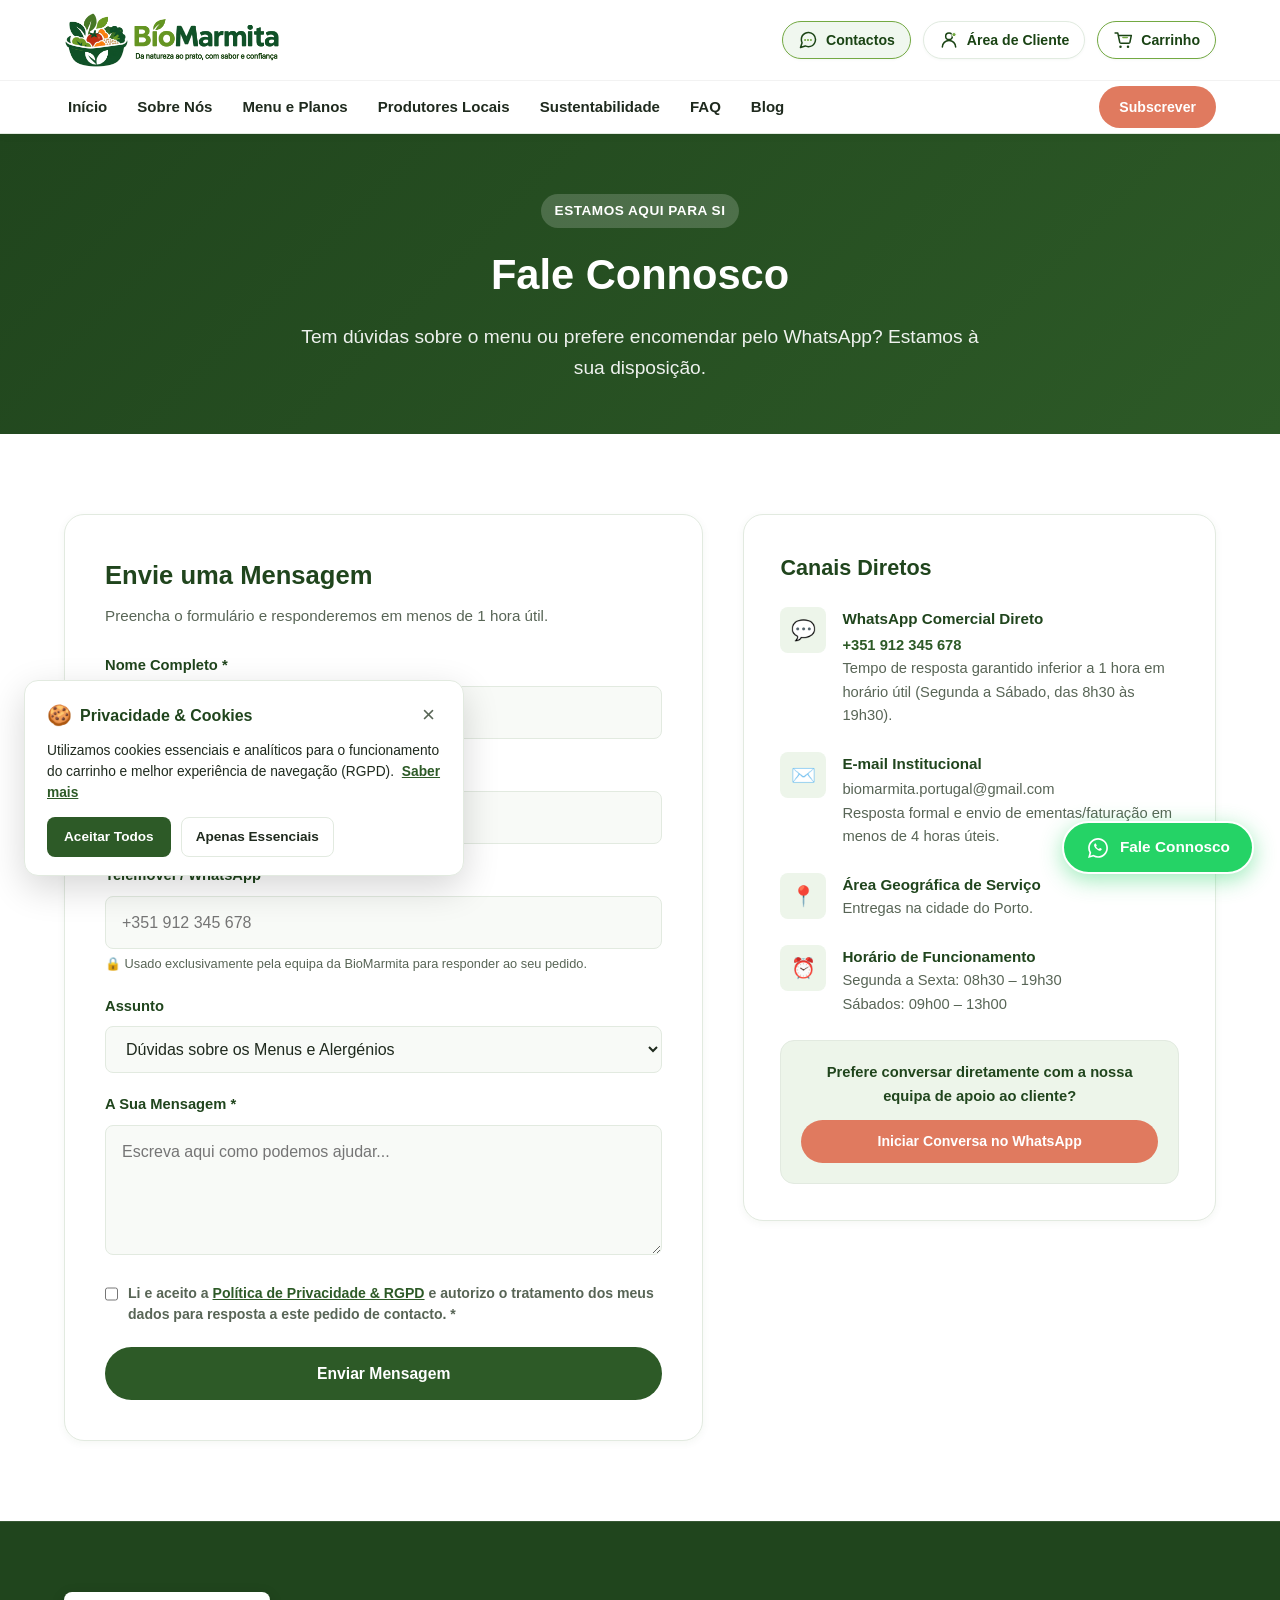
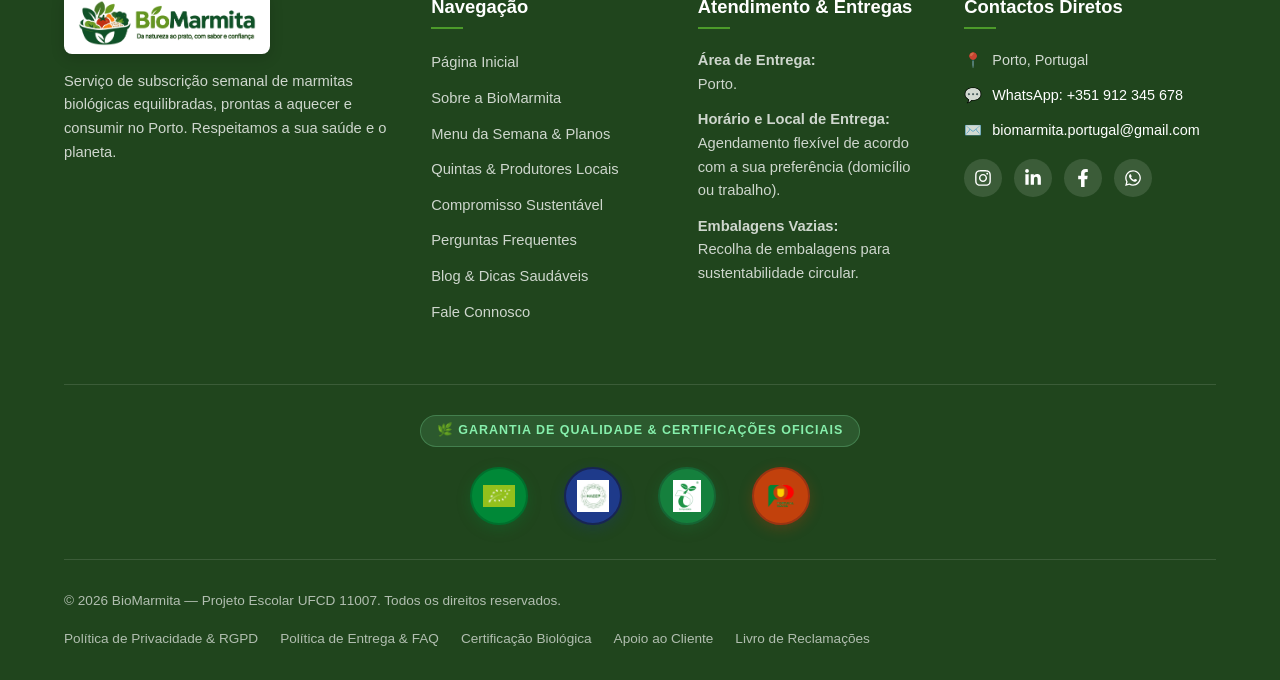
<file: contactos.html>
<!DOCTYPE html>
<html lang="pt-PT">
<head>
  <meta charset="UTF-8">
  <meta name="viewport" content="width=device-width, initial-scale=1.0">
  <meta name="description" content="Entre em contacto com a BioMarmita no Porto. Tire dúvidas sobre planos de refeições, entregas ou fale connosco diretamente pelo WhatsApp.">
  <title>Contactos — BioMarmita</title>
  <link rel="stylesheet" href="./css/style.css?v=2.6">
</head>
<body>

  <!-- ======================================================================
       CABEÇALHO & BARRA DE NAVEGAÇÃO DE 2 LINHAS
       ====================================================================== -->
  <header class="site-header">
    <!-- Linha 1: Topo (Logo na esquerda e Contactos, Área do Cliente e Carrinho na direita) -->
    <div class="header-top-row">
      <div class="container header-top-container">
        <a href="index.html" class="brand-logo" aria-label="BioMarmita — Da natureza ao prato, com sabor e confiança.">
          <img src="./assets/imagens/logo-biomarmita-horizontal.png" alt="BioMarmita — Da natureza ao prato, com sabor e confiança." class="brand-logo-horizontal">
        </a>

        <div class="header-top-actions">
          <a href="contactos.html" class="header-action-btn active" title="Contactos e Apoio ao Cliente">
            <span class="action-icon">
              <svg width="20" height="20" viewBox="0 0 24 24" fill="none" xmlns="http://www.w3.org/2000/svg">
              <path d="M21 11.5a8.38 8.38 0 0 1-.9 3.8 8.5 8.5 0 0 1-7.6 4.7 8.38 8.38 0 0 1-3.8-.9L3 21l1.9-5.7a8.38 8.38 0 0 1-.9-3.8 8.5 8.5 0 0 1 4.7-7.6 8.38 8.38 0 0 1 3.8-.9h.5a8.48 8.48 0 0 1 8 8v.5z" stroke="#1A4314" stroke-width="1.8" stroke-linecap="round" stroke-linejoin="round"/>
              <circle cx="8.5" cy="12" r="1.25" fill="#73A942"/>
              <circle cx="12" cy="12" r="1.25" fill="#73A942"/>
              <circle cx="15.5" cy="12" r="1.25" fill="#73A942"/>
            </svg>
            </span>
            <span class="action-label">Contactos</span>
          </a>
          <a href="area-cliente.html" class="header-action-btn" title="Área de Cliente">
            <span class="action-icon">
              <svg width="20" height="20" viewBox="0 0 24 24" fill="none" xmlns="http://www.w3.org/2000/svg">
              <circle cx="12" cy="7.5" r="4" stroke="#1A4314" stroke-width="1.8"/>
              <path d="M4 20.5a8 8 0 0 1 16 0" stroke="#1A4314" stroke-width="1.8" stroke-linecap="round"/>
              <circle cx="18" cy="5.5" r="2.5" fill="#73A942" stroke="#ffffff" stroke-width="1.2"/>
            </svg>
            </span>
            <span class="action-label">Área de Cliente</span>
          </a>
          <a href="carrinho.html" class="header-action-btn cart-btn" title="Ver Carrinho de Compras">
            <span class="action-icon">
              <svg width="20" height="20" viewBox="0 0 24 24" fill="none" xmlns="http://www.w3.org/2000/svg">
              <circle cx="9" cy="20" r="1.5" fill="#1A4314"/>
              <circle cx="18" cy="20" r="1.5" fill="#1A4314"/>
              <path d="M2.5 3.5h3.2l2.4 11.2a1.5 1.5 0 0 0 1.5 1.1h9.2a1.5 1.5 0 0 0 1.5-1.1L22 6.5H6.5" stroke="#1A4314" stroke-width="1.8" stroke-linecap="round" stroke-linejoin="round"/>
              <path d="M12 9h5" stroke="#73A942" stroke-width="2" stroke-linecap="round"/>
            </svg>
            </span>
            <span class="action-label">Carrinho</span>
          </a>

          <!-- Botão Hambúrguer para ecrãs móveis -->
          <button class="hamburger-btn" id="hamburgerBtn" aria-label="Abrir menu de navegação" aria-expanded="false">
            <svg viewBox="0 0 24 24" fill="none" stroke="#1A4314" stroke-width="2" stroke-linecap="round" stroke-linejoin="round">
              <line x1="3" y1="12" x2="21" y2="12"></line>
              <line x1="3" y1="6" x2="21" y2="6"></line>
              <line x1="3" y1="18" x2="21" y2="18"></line>
            </svg>
          </button>
        </div>
      </div>
    </div>

    <!-- Linha 2: Menu de Navegação com Botão de Subscrição -->
    <div class="header-bottom-row">
      <div class="container header-bottom-container">
        <nav class="nav-menu" id="navMenu">
          <a href="index.html" class="nav-link">Início</a>
          <a href="sobre.html" class="nav-link">Sobre Nós</a>
          <a href="menu.html" class="nav-link">Menu e Planos</a>
          <a href="produtores.html" class="nav-link">Produtores Locais</a>
          <a href="sustentabilidade.html" class="nav-link">Sustentabilidade</a>
          <a href="faq.html" class="nav-link">FAQ</a>
          <a href="blog.html" class="nav-link">Blog</a>
          <a href="contactos.html" class="nav-link nav-mobile-only active">Contactos</a>
          <a href="area-cliente.html" class="nav-link nav-mobile-only">Área de Cliente</a>
          <a href="carrinho.html" class="nav-link nav-mobile-only">Carrinho</a>
          <a href="carrinho.html" class="btn btn-accent btn-sm nav-cta">Subscrever</a>
        </nav>
      </div>
    </div>
  </header>

  <main>
    <!-- ======================================================================
         BANNER DE APRESENTAÇÃO
         ====================================================================== -->
    <section class="subpage-hero">
      <div class="container">
        <span class="badge">Estamos Aqui Para Si</span>
        <h1>Fale Connosco</h1>
        <p>Tem dúvidas sobre o menu ou prefere encomendar pelo WhatsApp? Estamos à sua disposição.</p>
      </div>
    </section>

    <!-- ======================================================================
         LAYOUT DE CONTACTO (FORMULÁRIO + CANAIS DIRETOS)
         ====================================================================== -->
    <section class="section section-white">
      <div class="container">
        <div class="contact-layout">
          <!-- Coluna 1: Formulário de Mensagem -->
          <div class="contact-form-card">
            <h2 style="font-size: 1.6rem; color: var(--color-primary-dark); margin-bottom: 8px;">Envie uma Mensagem</h2>
            <p style="font-size: 0.95rem; color: var(--color-text-muted); margin-bottom: 26px;">
              Preencha o formulário e responderemos em menos de 1 hora útil.
            </p>

            <form id="contactForm">
              <div class="form-group">
                <label for="nome">Nome Completo *</label>
                <input type="text" id="nome" name="nome" class="form-control" placeholder="Ex: Mariana Santos" required>
              </div>

              <div class="form-group">
                <label for="email">Endereço de E-mail *</label>
                <input type="email" id="email" name="email" class="form-control" placeholder="mariana@exemplo.pt" required>
              </div>

              <div class="form-group">
                <label for="telefone">Telemóvel / WhatsApp *</label>
                <input type="tel" id="telefone" name="telefone" class="form-control" placeholder="+351 912 345 678" required>
                <small style="font-size: 0.8rem; color: var(--color-text-muted); display: block; margin-top: 5px;">🔒 Usado exclusivamente pela equipa da BioMarmita para responder ao seu pedido.</small>
              </div>

              <div class="form-group">
                <label for="assunto">Assunto</label>
                <select id="assunto" name="assunto" class="form-control">
                  <option value="duvida">Dúvidas sobre os Menus e Alergénios</option>
                  <option value="plano">Quero subscrever um Plano Semanal</option>
                  <option value="entrega">Consultar área ou horário de entrega</option>
                  <option value="parceria">Parcerias e Produtores Locais</option>
                  <option value="outro">Outro assunto</option>
                </select>
              </div>

              <div class="form-group">
                <label for="mensagem">A Sua Mensagem *</label>
                <textarea id="mensagem" name="mensagem" class="form-control" placeholder="Escreva aqui como podemos ajudar..." required></textarea>
              </div>

              <!-- Consentimento RGPD Obrigatório -->
              <div class="form-group" style="margin-top: 10px; margin-bottom: 22px;">
                <label style="display: flex; align-items: flex-start; gap: 10px; font-size: 0.88rem; color: var(--color-text-muted); cursor: pointer; line-height: 1.5;">
                  <input type="checkbox" id="rgpdConsent" name="rgpdConsent" required style="margin-top: 3px; accent-color: var(--color-primary); width: 16px; height: 16px; cursor: pointer;">
                  <span>
                    Li e aceito a <a href="privacidade.html" target="_blank" style="color: var(--color-primary); font-weight: 700; text-decoration: underline;">Política de Privacidade &amp; RGPD</a> e autorizo o tratamento dos meus dados para resposta a este pedido de contacto. *
                  </span>
                </label>
              </div>

              <button type="submit" class="btn btn-primary" style="width: 100%;">Enviar Mensagem</button>

              <!-- Caixa de feedback dinâmico via JS -->
              <div id="formFeedback" class="form-feedback"></div>
            </form>
          </div>

          <!-- Coluna 2: Contactos Diretos e Horários -->
          <div class="contact-info-card">
            <h3>Canais Diretos</h3>

            <!-- WhatsApp -->
            <div class="contact-channel">
              <div class="channel-icon">💬</div>
              <div class="channel-text">
                <strong>WhatsApp Comercial Direto</strong>
                <a href="https://wa.me/351912345678" target="_blank" style="color: var(--color-primary); font-weight: 700;">+351 912 345 678</a>
                <p>Tempo de resposta garantido inferior a 1 hora em horário útil (Segunda a Sábado, das 8h30 às 19h30).</p>
              </div>
            </div>

            <!-- E-mail -->
            <div class="contact-channel">
              <div class="channel-icon">✉️</div>
              <div class="channel-text">
                <strong>E-mail Institucional</strong>
                <a href="mailto:biomarmita.portugal@gmail.com">biomarmita.portugal@gmail.com</a>
                <p>Resposta formal e envio de ementas/faturação em menos de 4 horas úteis.</p>
              </div>
            </div>

            <!-- Zona de Atuação -->
            <div class="contact-channel">
              <div class="channel-icon">📍</div>
              <div class="channel-text">
                <strong>Área Geográfica de Serviço</strong>
                <p>Entregas na cidade do Porto.</p>
              </div>
            </div>

            <!-- Horário de Atendimento -->
            <div class="contact-channel">
              <div class="channel-icon">⏰</div>
              <div class="channel-text">
                <strong>Horário de Funcionamento</strong>
                <p>Segunda a Sexta: 08h30 – 19h30<br>Sábados: 09h00 – 13h00</p>
              </div>
            </div>

            <!-- Caixa de Destaque WhatsApp -->
            <div style="background-color: var(--color-primary-soft); padding: 20px; border-radius: var(--radius-md); border: 1px solid var(--color-border); margin-top: 10px; text-align: center;">
              <p style="font-size: 0.92rem; color: var(--color-primary-dark); font-weight: 600; margin-bottom: 12px;">
                Prefere conversar diretamente com a nossa equipa de apoio ao cliente?
              </p>
              <a href="https://wa.me/351912345678" target="_blank" class="btn btn-accent btn-sm" style="width: 100%;">
                Iniciar Conversa no WhatsApp
              </a>
            </div>
          </div>
        </div>
      </div>
    </section>
  </main>

  <!-- ======================================================================
       RODAPÉ CORPORATIVO UNIFICADO
       ====================================================================== -->
  <footer class="site-footer">
    <div class="container">
      <div class="footer-grid">
        <div class="footer-col footer-about">
          <a href="index.html" class="footer-brand-logo" aria-label="BioMarmita — Da natureza ao prato, com sabor e confiança.">
            <img src="./assets/imagens/logo-biomarmita-horizontal.png" alt="BioMarmita — Da natureza ao prato, com sabor e confiança." class="footer-brand-logo-img">
          </a>
          <p>
            Serviço de subscrição semanal de marmitas biológicas equilibradas, prontas a aquecer e consumir no Porto. Respeitamos a sua saúde e o planeta.
          </p>
        </div>

        <div class="footer-col">
          <h4>Navegação</h4>
          <ul class="footer-links">
            <li><a href="index.html">Página Inicial</a></li>
            <li><a href="sobre.html">Sobre a BioMarmita</a></li>
            <li><a href="menu.html">Menu da Semana & Planos</a></li>
            <li><a href="produtores.html">Quintas & Produtores Locais</a></li>
            <li><a href="sustentabilidade.html">Compromisso Sustentável</a></li>
            <li><a href="faq.html">Perguntas Frequentes</a></li>
            <li><a href="blog.html">Blog & Dicas Saudáveis</a></li>
            <li><a href="contactos.html">Fale Connosco</a></li>
          </ul>
        </div>

        <div class="footer-col">
          <h4>Atendimento & Entregas</h4>
          <p style="font-size: 0.92rem; color: rgba(255,255,255,0.78); margin-bottom: 12px;">
            <strong>Área de Entrega:</strong><br>
            Porto.
          </p>
          <p style="font-size: 0.92rem; color: rgba(255,255,255,0.78); margin-bottom: 12px;">
            <strong>Horário e Local de Entrega:</strong><br>
            Agendamento flexível de acordo com a sua preferência (domicílio ou trabalho).
          </p>
          <p style="font-size: 0.92rem; color: rgba(255,255,255,0.78);">
            <strong>Embalagens Vazias:</strong><br>
            Recolha de embalagens para sustentabilidade circular.
          </p>
        </div>

        <div class="footer-col">
          <h4>Contactos Diretos</h4>
          <div class="footer-contact-item">
            <span>📍</span>
            <span>Porto, Portugal</span>
          </div>
          <div class="footer-contact-item">
            <span>💬</span>
            <a href="https://wa.me/351912345678" target="_blank" style="color: #ffffff;">WhatsApp: +351 912 345 678</a>
          </div>
          <div class="footer-contact-item">
            <span>✉️</span>
            <a href="mailto:biomarmita.portugal@gmail.com" style="color: #ffffff;">biomarmita.portugal@gmail.com</a>
          </div>
          <div class="footer-social-links">
            <a href="https://instagram.com/biomarmita.portugal" target="_blank" rel="noopener noreferrer" class="social-btn social-instagram" aria-label="Instagram">
              <svg viewBox="0 0 448 512" width="18" height="18" fill="currentColor" aria-hidden="true"><path d="M224.1 141c-63.6 0-114.9 51.3-114.9 114.9s51.3 114.9 114.9 114.9S339 319.5 339 255.9 287.7 141 224.1 141zm0 189.6c-41.1 0-74.7-33.5-74.7-74.7s33.5-74.7 74.7-74.7 74.7 33.5 74.7 74.7-33.6 74.7-74.7 74.7zm146.4-194.3c0 14.9-12 26.8-26.8 26.8-14.9 0-26.8-12-26.8-26.8s12-26.8 26.8-26.8 26.8 12 26.8 26.8zm76.1 27.2c-1.7-35.9-9.9-67.7-36.2-93.9-26.2-26.2-58-34.4-93.9-36.2-37-2.1-147.9-2.1-184.9 0-35.8 1.7-67.6 9.9-93.9 36.1s-34.4 58-36.2 93.9c-2.1 37-2.1 147.9 0 184.9 1.7 35.9 9.9 67.7 36.2 93.9s58 34.4 93.9 36.2c37 2.1 147.9 2.1 184.9 0 35.9-1.7 67.7-9.9 93.9-36.2 26.2-26.2 34.4-58 36.2-93.9 2.1-37 2.1-147.8 0-184.8zM398.8 388c-7.8 19.6-22.9 34.7-42.6 42.6-29.5 11.7-99.5 9-132.1 9s-102.7 2.6-132.1-9c-19.6-7.8-34.7-22.9-42.6-42.6-11.7-29.5-9-99.5-9-132.1s-2.6-102.7 9-132.1c7.8-19.6 22.9-34.7 42.6-42.6 29.5-11.7 99.5-9 132.1-9s102.7-2.6 132.1 9c19.6 7.8 34.7 22.9 42.6 42.6 11.7 29.5 9 99.5 9 132.1s2.7 102.7-9 132.1z"/></svg>
            </a>
            <a href="https://linkedin.com" target="_blank" rel="noopener noreferrer" class="social-btn social-linkedin" aria-label="LinkedIn">
              <svg viewBox="0 0 448 512" width="18" height="18" fill="currentColor" aria-hidden="true"><path d="M100.28 448H7.4V148.9h92.88zM53.79 108.1C24.09 108.1 0 83.5 0 53.8a53.79 53.79 0 0 1 107.58 0c0 29.7-24.1 54.3-53.79 54.3zM447.9 448h-92.68V302.4c0-34.7-.7-79.2-48.29-79.2-48.29 0-55.69 37.7-55.69 76.7V448h-92.78V148.9h89.08v40.8h1.3c12.4-23.5 42.69-48.3 87.88-48.3 94 0 111.28 61.9 111.28 142.3V448z"/></svg>
            </a>
            <a href="https://facebook.com" target="_blank" rel="noopener noreferrer" class="social-btn social-facebook" aria-label="Facebook">
              <svg viewBox="0 0 320 512" width="18" height="18" fill="currentColor" aria-hidden="true"><path d="M279.14 288l14.22-92.66h-88.91v-60.13c0-25.35 12.42-50.06 52.24-50.06h40.42V6.26S260.43 0 225.36 0c-73.22 0-121.08 44.38-121.08 124.72v70.62H22.89V288h81.39v224h100.17V288z"/></svg>
            </a>
            <a href="https://wa.me/351912345678" target="_blank" rel="noopener noreferrer" class="social-btn social-whatsapp" aria-label="WhatsApp">
              <svg viewBox="0 0 448 512" width="18" height="18" fill="currentColor" aria-hidden="true"><path d="M380.9 97.1C339 55.1 283.2 32 223.9 32c-122.4 0-222 99.6-222 222 0 39.1 10.2 77.3 29.6 111L0 480l117.7-30.9c32.4 17.7 68.9 27 106.1 27h.1c122.3 0 224.1-99.6 224.1-222 0-59.3-25.2-115-67.1-157zm-157 341.6c-33.2 0-65.7-8.9-94-25.7l-6.7-4-69.8 18.3L72 359.2l-4.4-7c-18.5-29.4-28.2-63.3-28.2-98.2 0-101.7 82.8-184.5 184.6-184.5 49.3 0 95.6 19.2 130.4 54.1 34.8 34.9 56.2 81.2 56.1 130.5 0 101.8-84.9 184.6-186.6 184.6zm101.2-138.2c-5.5-2.8-32.8-16.2-37.9-18-5.1-1.9-8.8-2.8-12.5 2.8-3.7 5.6-14.3 18-17.6 21.8-3.2 3.7-6.5 4.2-12 1.4-32.6-16.3-54-29.1-75.5-66-5.7-9.8 5.7-9.1 16.3-30.3 1.8-3.7.9-6.9-.5-9.7-1.4-2.8-12.5-30.1-17.1-41.2-4.5-10.8-9.1-9.3-12.5-9.5-3.2-.2-6.9-.2-10.6-.2-3.7 0-9.7 1.4-14.8 6.9-5.1 5.6-19.4 19-19.4 46.3 0 27.3 19.9 53.7 22.6 57.4 2.8 3.7 39.1 59.7 94.8 83.8 35.2 15.2 49 16.5 66.6 13.9 10.7-1.6 32.8-13.4 37.4-26.4 4.6-13 4.6-24.1 3.2-26.4-1.3-2.5-5-3.9-10.5-6.6z"/></svg>
            </a>
          </div>
        </div>
      </div>

      <!-- Barra de Certificações Oficiais no Rodapé -->
      <div class="footer-certifications-bar">
        <div class="footer-cert-header">
          <span>🌿 Garantia de Qualidade &amp; Certificações Oficiais</span>
        </div>
        <div class="cert-logos-row" role="list" aria-label="Certificações Oficiais da BioMarmita">
          <!-- Selo 1: Euro-Folha UE -->
          <a href="sustentabilidade.html#certificacoes" class="cert-logo-item" role="listitem" title="Euro-Folha UE: 100% Bio • Sem Pesticidas nem OGM">
            <div class="cert-logo-circle euroleaf" aria-hidden="true">
              <img src="./assets/imagens/selo-euro-folha.png" alt="Euro-Folha UE" class="cert-logo-img" loading="lazy" decoding="async">
            </div>
            <div class="cert-logo-tooltip" role="tooltip">
              <strong class="cert-tooltip-title">Euro-Folha UE</strong>
              <span class="cert-tooltip-desc">100% Bio • Sem Pesticidas nem OGM</span>
              <span class="cert-tooltip-action">Saber mais →</span>
            </div>
          </a>

          <!-- Selo 2: Higiene e Segurança HACCP -->
          <a href="sustentabilidade.html#certificacoes" class="cert-logo-item" role="listitem" title="HACCP &amp; Higiene: Segurança Alimentar Certificada">
            <div class="cert-logo-circle haccp" aria-hidden="true">
              <img src="./assets/imagens/selo-haccp.png" alt="HACCP" class="cert-logo-img" loading="lazy" decoding="async">
            </div>
            <div class="cert-logo-tooltip" role="tooltip">
              <strong class="cert-tooltip-title">HACCP &amp; Higiene</strong>
              <span class="cert-tooltip-desc">Segurança Alimentar Certificada</span>
              <span class="cert-tooltip-action">Saber mais →</span>
            </div>
          </a>

          <!-- Selo 3: Bioplástico Compostável EN 13432 -->
          <a href="sustentabilidade.html#certificacoes" class="cert-logo-item" role="listitem" title="Norma EN 13432: Bioplástico 100% Compostável">
            <div class="cert-logo-circle compost" aria-hidden="true">
              <img src="./assets/imagens/selo-en-13432.png" alt="Norma EN 13432" class="cert-logo-img" loading="lazy" decoding="async">
            </div>
            <div class="cert-logo-tooltip" role="tooltip">
              <strong class="cert-tooltip-title">Norma EN 13432</strong>
              <span class="cert-tooltip-desc">Bioplástico 100% Compostável</span>
              <span class="cert-tooltip-action">Saber mais →</span>
            </div>
          </a>

          <!-- Selo 4: Cadeia Curta / Origem Nacional -->
          <a href="produtores.html" class="cert-logo-item" role="listitem" title="Cadeia Curta (< 60 km): Produtores Locais do Norte">
            <div class="cert-logo-circle local" aria-hidden="true">
              <img src="./assets/imagens/selo-cadeia-curta.png" alt="Cadeia Curta" class="cert-logo-img" loading="lazy" decoding="async">
            </div>
            <div class="cert-logo-tooltip" role="tooltip">
              <strong class="cert-tooltip-title">Cadeia Curta (&lt; 60 km)</strong>
              <span class="cert-tooltip-desc">Produtores Locais do Norte</span>
              <span class="cert-tooltip-action">Conhecer quintas →</span>
            </div>
          </a>
        </div>
      </div>

      <div class="footer-bottom">
        <p>© 2026 BioMarmita — Projeto Escolar UFCD 11007. Todos os direitos reservados.</p>
        <div class="footer-legal-links">
          <a href="privacidade.html">Política de Privacidade &amp; RGPD</a>
          <a href="faq.html">Política de Entrega &amp; FAQ</a>
          <a href="sustentabilidade.html">Certificação Biológica</a>
          <a href="contactos.html">Apoio ao Cliente</a>
          <a href="https://www.livroreclamacoes.pt" target="_blank" rel="noopener noreferrer" title="Livro de Reclamações Eletrónico Oficial">Livro de Reclamações</a>
        </div>
      </div>
    </div>
  </footer>

    <!-- Botão Flutuante de WhatsApp -->
  <a href="https://wa.me/351912345678?text=Ol%C3%A1!%20Gostaria%20de%20saber%20mais%20sobre%20os%20planos%20da%20BioMarmita." class="whatsapp-float" target="_blank" rel="noopener noreferrer" aria-label="Falar no WhatsApp">
    <svg viewBox="0 0 24 24">
      <path d="M12.04 2C6.58 2 2.13 6.45 2.13 11.91C2.13 13.66 2.59 15.36 3.45 16.86L2.05 22L7.3 20.62C8.75 21.41 10.38 21.83 12.04 21.83C17.5 21.83 21.95 17.38 21.95 11.92C21.95 9.27 20.92 6.78 19.05 4.91C17.18 3.03 14.69 2 12.04 2M12.05 3.67C14.25 3.67 16.31 4.53 17.87 6.09C19.42 7.65 20.28 9.72 20.28 11.92C20.28 16.46 16.58 20.15 12.04 20.15C10.56 20.15 9.11 19.76 7.85 19L7.55 18.83L4.43 19.65L5.26 16.61L5.06 16.29C4.24 14.99 3.81 13.47 3.81 11.91C3.81 7.37 7.5 3.67 12.05 3.67M9.27 7.49C9.09 7.49 8.89 7.56 8.73 7.74C8.57 7.92 8.08 8.38 8.08 9.32C8.08 10.26 8.76 11.16 8.86 11.29C8.95 11.43 10.2 13.36 12.12 14.19C13.68 14.86 14 14.73 14.34 14.69C14.68 14.66 15.44 14.24 15.6 13.79C15.76 13.34 15.76 12.95 15.71 12.87C15.66 12.79 15.53 12.74 15.34 12.65C15.16 12.55 14.25 12.11 14.08 12.05C13.91 11.98 13.78 11.95 13.66 12.13C13.53 12.31 13.16 12.74 13.05 12.87C12.94 13 12.83 13.02 12.64 12.92C12.46 12.83 11.87 12.64 11.17 12.02C10.63 11.53 10.26 10.93 10.15 10.75C10.05 10.57 10.14 10.47 10.23 10.37C10.32 10.28 10.42 10.15 10.52 10.04C10.62 9.93 10.65 9.85 10.72 9.72C10.78 9.59 10.75 9.47 10.7 9.38C10.66 9.29 10.26 8.32 10.09 7.92C9.93 7.52 9.76 7.58 9.63 7.58C9.51 7.57 9.38 7.49 9.27 7.49Z"/>
    </svg>
    <span>Fale Connosco</span>
  </a>
  <!-- Botão Flutuante Voltar ao Topo -->
  <button type="button" id="backToTopBtn" class="back-to-top-btn" aria-label="Voltar ao topo da página" title="Voltar ao topo">
    <svg width="22" height="22" viewBox="0 0 24 24" fill="none" stroke="currentColor" stroke-width="2.5" stroke-linecap="round" stroke-linejoin="round">
      <line x1="12" y1="19" x2="12" y2="5"></line>
      <polyline points="5 12 12 5 19 12"></polyline>
    </svg>
  </button>


  <script src="./js/script.js?v=2.6"></script>
</body>
</html>
</file>
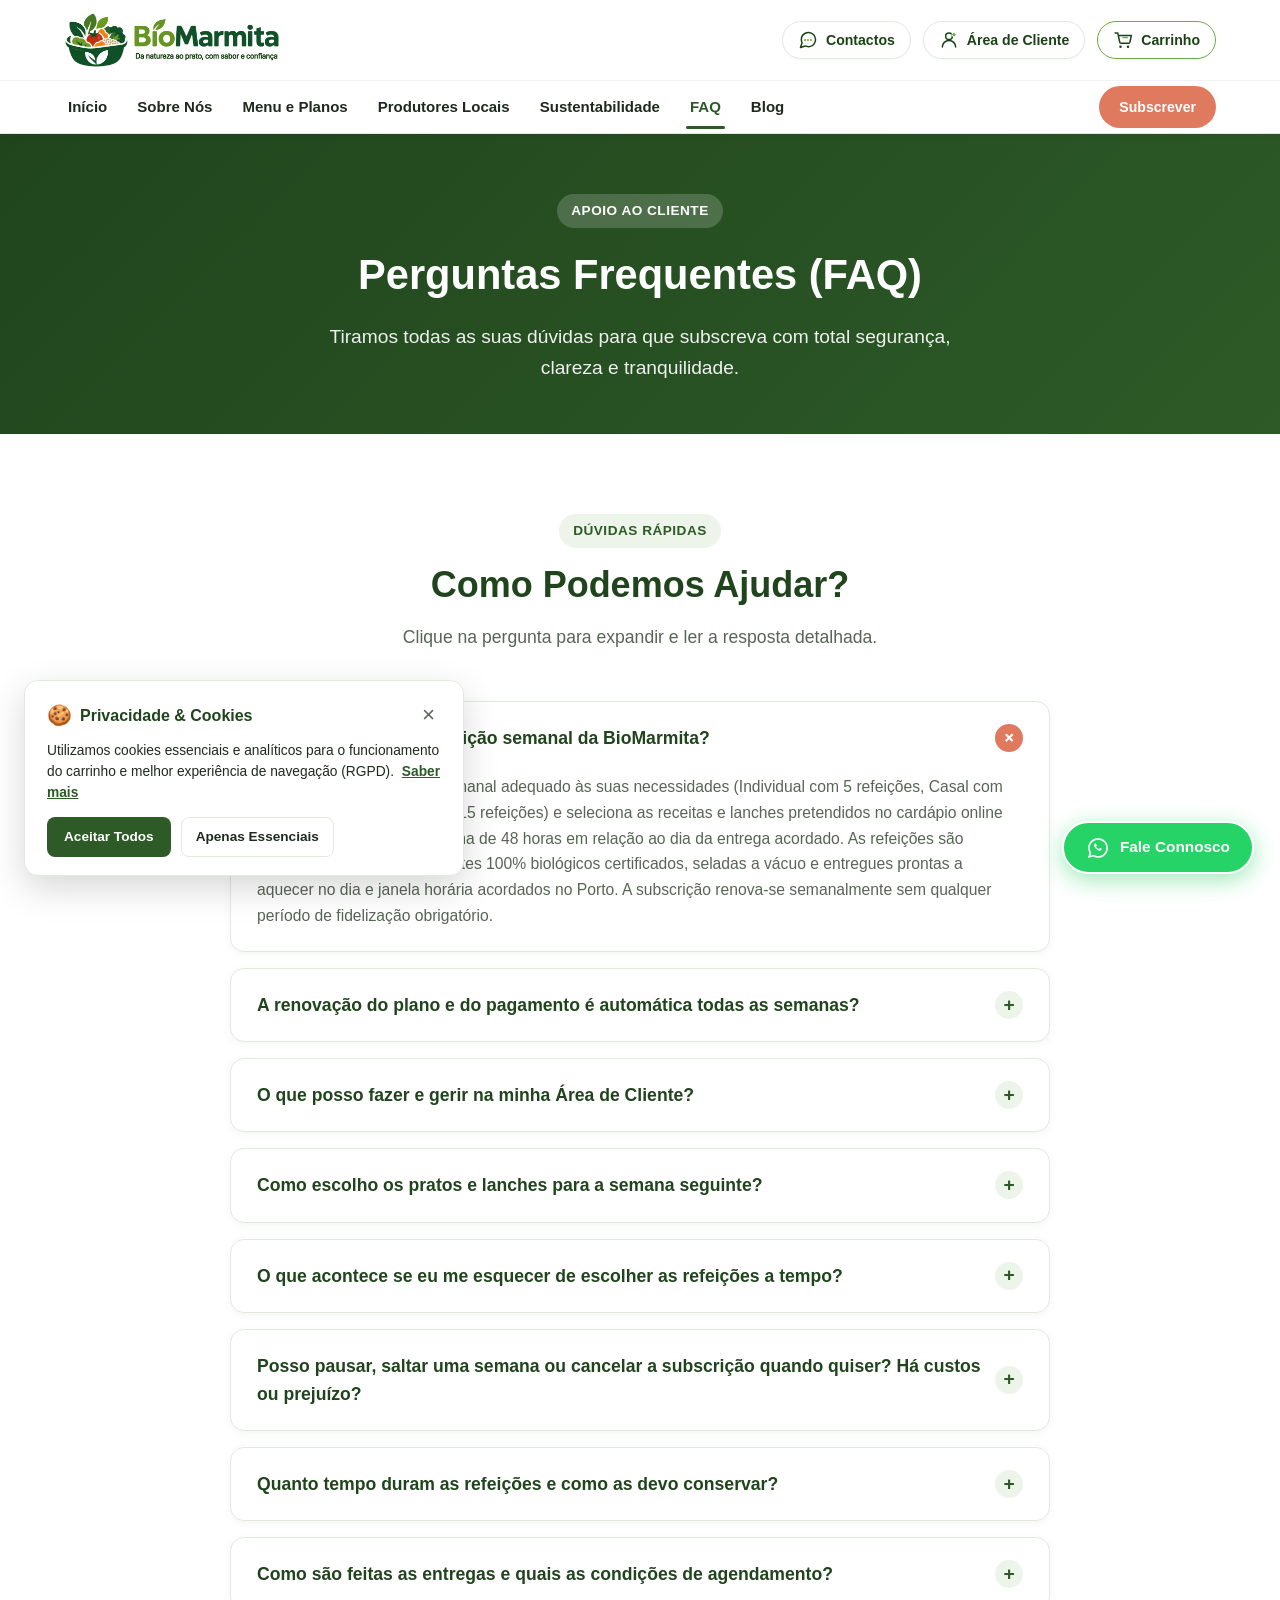
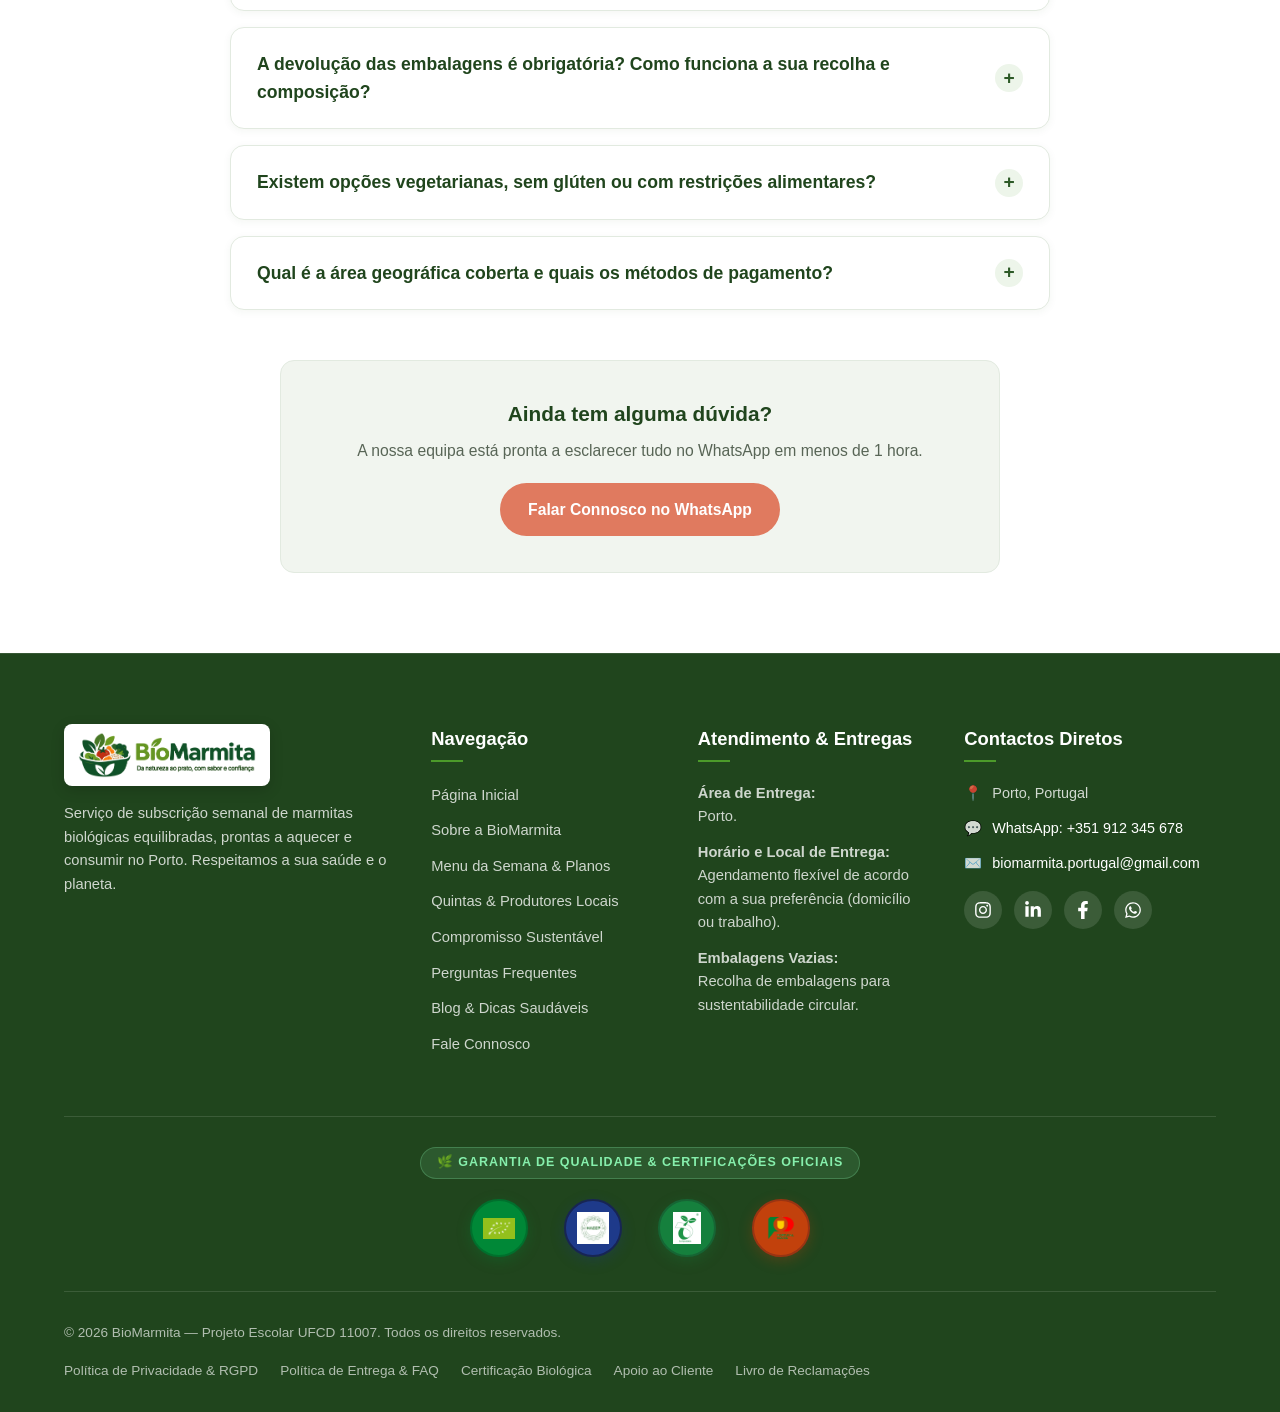
<file: faq.html>
<!DOCTYPE html>
<html lang="pt-PT">
<head>
  <meta charset="UTF-8">
  <meta name="viewport" content="width=device-width, initial-scale=1.0">
  <meta name="description" content="Perguntas Frequentes (FAQ) da BioMarmita: tire dúvidas sobre funcionamento da subscrição, conservação a vácuo, entregas no Porto e cancelamento flexível.">
  <title>Perguntas Frequentes (FAQ) — BioMarmita</title>
  <link rel="stylesheet" href="./css/style.css?v=2.6">
</head>
<body>

  <!-- ======================================================================
       CABEÇALHO & BARRA DE NAVEGAÇÃO DE 2 LINHAS
       ====================================================================== -->
  <header class="site-header">
    <!-- Linha 1: Topo (Logo na esquerda e Contactos, Área do Cliente e Carrinho na direita) -->
    <div class="header-top-row">
      <div class="container header-top-container">
        <a href="index.html" class="brand-logo" aria-label="BioMarmita — Da natureza ao prato, com sabor e confiança.">
          <img src="./assets/imagens/logo-biomarmita-horizontal.png" alt="BioMarmita — Da natureza ao prato, com sabor e confiança." class="brand-logo-horizontal">
        </a>

        <div class="header-top-actions">
          <a href="contactos.html" class="header-action-btn" title="Contactos e Apoio ao Cliente">
            <span class="action-icon">
              <svg width="20" height="20" viewBox="0 0 24 24" fill="none" xmlns="http://www.w3.org/2000/svg">
              <path d="M21 11.5a8.38 8.38 0 0 1-.9 3.8 8.5 8.5 0 0 1-7.6 4.7 8.38 8.38 0 0 1-3.8-.9L3 21l1.9-5.7a8.38 8.38 0 0 1-.9-3.8 8.5 8.5 0 0 1 4.7-7.6 8.38 8.38 0 0 1 3.8-.9h.5a8.48 8.48 0 0 1 8 8v.5z" stroke="#1A4314" stroke-width="1.8" stroke-linecap="round" stroke-linejoin="round"/>
              <circle cx="8.5" cy="12" r="1.25" fill="#73A942"/>
              <circle cx="12" cy="12" r="1.25" fill="#73A942"/>
              <circle cx="15.5" cy="12" r="1.25" fill="#73A942"/>
            </svg>
            </span>
            <span class="action-label">Contactos</span>
          </a>
          <a href="area-cliente.html" class="header-action-btn" title="Área de Cliente">
            <span class="action-icon">
              <svg width="20" height="20" viewBox="0 0 24 24" fill="none" xmlns="http://www.w3.org/2000/svg">
              <circle cx="12" cy="7.5" r="4" stroke="#1A4314" stroke-width="1.8"/>
              <path d="M4 20.5a8 8 0 0 1 16 0" stroke="#1A4314" stroke-width="1.8" stroke-linecap="round"/>
              <circle cx="18" cy="5.5" r="2.5" fill="#73A942" stroke="#ffffff" stroke-width="1.2"/>
            </svg>
            </span>
            <span class="action-label">Área de Cliente</span>
          </a>
          <a href="carrinho.html" class="header-action-btn cart-btn" title="Ver Carrinho de Compras">
            <span class="action-icon">
              <svg width="20" height="20" viewBox="0 0 24 24" fill="none" xmlns="http://www.w3.org/2000/svg">
              <circle cx="9" cy="20" r="1.5" fill="#1A4314"/>
              <circle cx="18" cy="20" r="1.5" fill="#1A4314"/>
              <path d="M2.5 3.5h3.2l2.4 11.2a1.5 1.5 0 0 0 1.5 1.1h9.2a1.5 1.5 0 0 0 1.5-1.1L22 6.5H6.5" stroke="#1A4314" stroke-width="1.8" stroke-linecap="round" stroke-linejoin="round"/>
              <path d="M12 9h5" stroke="#73A942" stroke-width="2" stroke-linecap="round"/>
            </svg>
            </span>
            <span class="action-label">Carrinho</span>
          </a>

          <!-- Botão Hambúrguer para ecrãs móveis -->
          <button class="hamburger-btn" id="hamburgerBtn" aria-label="Abrir menu de navegação" aria-expanded="false">
            <svg viewBox="0 0 24 24" fill="none" stroke="#1A4314" stroke-width="2" stroke-linecap="round" stroke-linejoin="round">
              <line x1="3" y1="12" x2="21" y2="12"></line>
              <line x1="3" y1="6" x2="21" y2="6"></line>
              <line x1="3" y1="18" x2="21" y2="18"></line>
            </svg>
          </button>
        </div>
      </div>
    </div>

    <!-- Linha 2: Menu de Navegação com Botão de Subscrição -->
    <div class="header-bottom-row">
      <div class="container header-bottom-container">
        <nav class="nav-menu" id="navMenu">
          <a href="index.html" class="nav-link">Início</a>
          <a href="sobre.html" class="nav-link">Sobre Nós</a>
          <a href="menu.html" class="nav-link">Menu e Planos</a>
          <a href="produtores.html" class="nav-link">Produtores Locais</a>
          <a href="sustentabilidade.html" class="nav-link">Sustentabilidade</a>
          <a href="faq.html" class="nav-link active">FAQ</a>
          <a href="blog.html" class="nav-link">Blog</a>
          <a href="contactos.html" class="nav-link nav-mobile-only">Contactos</a>
          <a href="area-cliente.html" class="nav-link nav-mobile-only">Área de Cliente</a>
          <a href="carrinho.html" class="nav-link nav-mobile-only">Carrinho</a>
          <a href="carrinho.html" class="btn btn-accent btn-sm nav-cta">Subscrever</a>
        </nav>
      </div>
    </div>
  </header>

  <main>
    <!-- ======================================================================
         BANNER DE APRESENTAÇÃO
         ====================================================================== -->
    <section class="subpage-hero">
      <div class="container">
        <span class="badge">Apoio ao Cliente</span>
        <h1>Perguntas Frequentes (FAQ)</h1>
        <p>Tiramos todas as suas dúvidas para que subscreva com total segurança, clareza e tranquilidade.</p>
      </div>
    </section>

    <!-- ======================================================================
         LISTA DE PERGUNTAS FREQUENTES (ACCORDION)
         ====================================================================== -->
    <section class="section section-white">
      <div class="container">
        <div class="section-header">
          <span class="badge">Dúvidas Rápidas</span>
          <h2 class="section-title">Como Podemos Ajudar?</h2>
          <p class="section-subtitle">
            Clique na pergunta para expandir e ler a resposta detalhada.
          </p>
        </div>

        <div class="faq-list">
          <!-- Pergunta 1 -->
          <div class="faq-item active">
            <button class="faq-question">
              <span>Como funciona a subscrição semanal da BioMarmita?</span>
              <span class="faq-toggle-icon">+</span>
            </button>
            <div class="faq-answer">
              <p>
                O cliente escolhe o plano semanal adequado às suas necessidades (Individual com 5 refeições, Casal com 10 refeições ou Família com 15 refeições) e seleciona as receitas e lanches pretendidos no cardápio online com uma antecedência mínima de 48 horas em relação ao dia da entrega acordado. As refeições são confecionadas com ingredientes 100% biológicos certificados, seladas a vácuo e entregues prontas a aquecer no dia e janela horária acordados no Porto. A subscrição renova-se semanalmente sem qualquer período de fidelização obrigatório.
              </p>
            </div>
          </div>

          <!-- Pergunta 2 -->
          <div class="faq-item">
            <button class="faq-question">
              <span>A renovação do plano e do pagamento é automática todas as semanas?</span>
              <span class="faq-toggle-icon">+</span>
            </button>
            <div class="faq-answer">
              <p>
                Sim. Para garantir a máxima comodidade e conveniência na sua rotina diária, a subscrição e a faturação renovam-se de forma automática todas as semanas, dispensando a necessidade de reinserir dados de pagamento a cada pedido. O cliente mantém sempre o controlo absoluto: não há contratos de permanência nem período de fidelização, podendo pausar, saltar uma semana ou cancelar quando desejar diretamente na <a href="area-cliente.html" style="color: var(--color-primary); font-weight: 700;">Área de Cliente</a>.
              </p>
            </div>
          </div>

          <!-- Pergunta 3 -->
          <div class="faq-item">
            <button class="faq-question">
              <span>O que posso fazer e gerir na minha Área de Cliente?</span>
              <span class="faq-toggle-icon">+</span>
            </button>
            <div class="faq-answer">
              <p>
                Na sua <a href="area-cliente.html" style="color: var(--color-primary); font-weight: 700;">Área de Cliente</a> tem autonomia e flexibilidade total para gerir a sua alimentação semanal:
              </p>
              <ul style="margin: 8px 0 0 18px; line-height: 1.6;">
                <li><strong>Personalizar o menu:</strong> Escolher ou trocar as refeições e lanches da próxima entrega com 48h de antecedência;</li>
                <li><strong>Saltar semanas ou pausar:</strong> Saltar uma semana pontual sem cobrança ou suspender o plano durante as férias;</li>
                <li><strong>Morada e horário:</strong> Atualizar a morada de receção no Porto (domicílio ou trabalho) e o intervalo de entrega;</li>
                <li><strong>Impacto ecológico:</strong> Consultar o contador de embalagens bioplásticas devolvidas para compostagem circular;</li>
                <li><strong>Faturas e recibos:</strong> Aceder ao histórico completo e descarregar recibos em formato PDF.</li>
              </ul>
            </div>
          </div>

          <!-- Pergunta 4 -->
          <div class="faq-item">
            <button class="faq-question">
              <span>Como escolho os pratos e lanches para a semana seguinte?</span>
              <span class="faq-toggle-icon">+</span>
            </button>
            <div class="faq-answer">
              <p>
                Toda a segunda-feira o novo cardápio semanal fica disponível no website e enviamos um lembrete direto via WhatsApp e e-mail com link de acesso rápido. Na sua <a href="area-cliente.html" style="color: var(--color-primary); font-weight: 700;">Área de Cliente</a>, pode personalizar a sua caixa escolhendo qualquer combinação de pratos quentes, bowls e lanches artesanais (além dos seus 2 lanches biológicos de oferta!), ou simplesmente clicar no botão de 1 clique <strong>"Sugestão do Chef"</strong>. As escolhas devem ser confirmadas até 48 horas antes da data agendada para a entrega.
              </p>
            </div>
          </div>

          <!-- Pergunta 5 -->
          <div class="faq-item">
            <button class="faq-question">
              <span>O que acontece se eu me esquecer de escolher as refeições a tempo?</span>
              <span class="faq-toggle-icon">+</span>
            </button>
            <div class="faq-answer">
              <p>
                Nunca ficará sem almoço nem refeições saudáveis para a sua semana de trabalho! Caso não personalize o seu menu com uma antecedência mínima de 48 horas em relação à entrega, a sua encomenda <strong>não é cancelada</strong>: o nosso sistema envia automaticamente a <strong>"Sugestão do Chef da Semana"</strong>, reunindo os pratos mais equilibrados, frescos e bem avaliados da ementa (respeitando sempre as suas restrições alimentares pré-definidas, como opções vegetarianas ou sem glúten). Desta forma garantimos a continuidade da sua alimentação saudável e asseguramos a sustentabilidade da colheita junto dos nossos produtores locais.
              </p>
            </div>
          </div>

          <!-- Pergunta 6 -->
          <div class="faq-item">
            <button class="faq-question">
              <span>Posso pausar, saltar uma semana ou cancelar a subscrição quando quiser? Há custos ou prejuízo?</span>
              <span class="faq-toggle-icon">+</span>
            </button>
            <div class="faq-answer">
              <p>
                <strong>Sim, com liberdade absoluta e Custo Zero (0,00 €).</strong> Não existe qualquer período de fidelização, não há contratos de permanência nem cobrança de taxas de cancelamento:
              </p>
              <div style="background-color: #f0fdf4; border-left: 4px solid var(--color-primary); padding: 12px 16px; border-radius: var(--radius-sm); margin: 12px 0; font-size: 0.92rem; color: var(--color-primary-dark); line-height: 1.55;">
                🛡️ <strong>Garantia de Zero Custo &amp; Zero Dano:</strong>
                Saltar a próxima semana, pausar temporariamente ou cancelar em definitivo não tem <strong>nenhum custo financeiro</strong>, não perde histórico, nem dados, nem preferências. O controlo da sua rotina alimentar é 100% seu.
              </div>
              <ul style="margin: 8px 0 0 18px; line-height: 1.6;">
                <li><strong>Saltar Próxima Semana (Custo 0,00 €):</strong> Não recebe marmitas nem é efetuada qualquer cobrança nessa semana específica. O serviço retoma normalmente na semana seguinte sem nenhuma penalização.</li>
                <li><strong>Pausar Subscrição (Custo 0,00 €):</strong> Suspende as entregas e as cobranças durante viagens, férias ou períodos de pausa sem perder a sua conta nem as ofertas de lanches.</li>
                <li><strong>Cancelar Subscrição (Custo 0,00 €):</strong> Encerra a subscrição imediatamente em 1 clique na sua Área de Cliente, sem perguntas chatas, sem custos de saída e sem qualquer dano para si.</li>
              </ul>
              <p style="margin-top: 10px; font-size: 0.9rem; color: var(--color-text-muted);">
                * Basta efetuar a ação na sua <a href="area-cliente.html" style="color: var(--color-primary); font-weight: 700;">Área de Cliente</a> ou avisar a nossa equipa por WhatsApp com uma antecedência mínima de <strong>48 horas</strong> em relação ao dia da entrega agendada.
              </p>
            </div>
          </div>

          <!-- Pergunta 7 -->
          <div class="faq-item">
            <button class="faq-question">
              <span>Quanto tempo duram as refeições e como as devo conservar?</span>
              <span class="faq-toggle-icon">+</span>
            </button>
            <div class="faq-answer">
              <p>
                As marmitas são seladas hermeticamente a vácuo em atmosfera protetora logo após a confeção, o que garante uma durabilidade comprovada de até <strong>7 dias no frigorífico doméstico</strong> (temperatura constante entre 2°C e 4°C), mantendo a textura, humidade e nutrientes sem recurso a conservantes químicos. Para consumir, basta retirar a película protetora e aquecer durante 3 minutos no micro-ondas a 750W. Não é necessário congelar nem descongelar.
              </p>
            </div>
          </div>

          <!-- Pergunta 8 -->
          <div class="faq-item">
            <button class="faq-question">
              <span>Como são feitas as entregas e quais as condições de agendamento?</span>
              <span class="faq-toggle-icon">+</span>
            </button>
            <div class="faq-answer">
              <p>
                As entregas são efetuadas em carrinhas isotérmicas refrigeradas, garantindo que a cadeia de frio (0°C a 4°C) nunca é interrompida. O agendamento é totalmente flexível: o cliente escolhe o dia da semana, o intervalo horário de preferência e a morada de receção — seja no seu domicílio particular ou no seu local de trabalho —, em qualquer ponto do Porto. Qualquer ajuste de morada ou horário pode ser feito diretamente na <a href="area-cliente.html" style="color: var(--color-primary); font-weight: 700;">Área de Cliente</a> com 48h de aviso.
              </p>
            </div>
          </div>

          <!-- Pergunta 9 -->
          <div class="faq-item">
            <button class="faq-question">
              <span>A devolução das embalagens é obrigatória? Como funciona a sua recolha e composição?</span>
              <span class="faq-toggle-icon">+</span>
            </button>
            <div class="faq-answer">
              <p>
                Não, a devolução não é obrigatória. Trata-se de um incentivo voluntário à sustentabilidade e à economia circular. As nossas embalagens são produzidas em bioplástico vegetal de base 100% renovável (amido de milho e cana-de-açúcar), biodegradáveis e certificadas para compostagem segundo a norma europeia EN 13432. Para quem deseja participar no ciclo sustentável, basta passar o recipiente por água e guardá-lo na caixa térmica: o nosso estafeta recolhe gratuitamente as embalagens vazias na entrega seguinte para compostagem industrial. Em alternativa, pode colocá-las no lixo orgânico doméstico ou no seu compostor caseiro, sem qualquer penalização.
              </p>
            </div>
          </div>

          <!-- Pergunta 10 -->
          <div class="faq-item">
            <button class="faq-question">
              <span>Existem opções vegetarianas, sem glúten ou com restrições alimentares?</span>
              <span class="faq-toggle-icon">+</span>
            </button>
            <div class="faq-answer">
              <p>
                Sim. A ementa semanal inclui permanentemente o Menu Vegetariano (100% de base vegetal/vegana) e opções confecionadas sem ingredientes que contenham glúten ou lactose. A lista completa de ingredientes, os macronutrientes (calorias, proteínas, hidratos e lípidos) e a declaração de alergénios estão discriminados publicamente na ficha de cada prato no nosso website.
              </p>
            </div>
          </div>

          <!-- Pergunta 11 -->
          <div class="faq-item">
            <button class="faq-question">
              <span>Qual é a área geográfica coberta e quais os métodos de pagamento?</span>
              <span class="faq-toggle-icon">+</span>
            </button>
            <div class="faq-answer">
              <p>
                A área de entrega está circunscrita à cidade do Porto. Os pagamentos são liquidados semanalmente através de <strong>MB WAY</strong> (com validação imediata), Referência Multibanco (com prazo de 24 horas para pagamento) ou Cartão de Débito/Crédito. O histórico de pagamentos e todas as faturas em PDF ficam disponíveis para consulta e download na sua <a href="area-cliente.html" style="color: var(--color-primary); font-weight: 700;">Área de Cliente</a>.
              </p>
            </div>
          </div>
        </div>

        <!-- Bloco de Suporte Adicional -->
        <div style="text-align: center; margin-top: 50px; background-color: var(--color-bg-alt); padding: 36px 24px; border-radius: var(--radius-md); border: 1px solid var(--color-border); max-width: 720px; margin-left: auto; margin-right: auto;">
          <h3 style="font-size: 1.3rem; color: var(--color-primary-dark); margin-bottom: 8px;">Ainda tem alguma dúvida?</h3>
          <p style="font-size: 0.98rem; color: var(--color-text-muted); margin-bottom: 20px;">
            A nossa equipa está pronta a esclarecer tudo no WhatsApp em menos de 1 hora.
          </p>
          <a href="https://wa.me/351912345678" target="_blank" class="btn btn-accent">Falar Connosco no WhatsApp</a>
        </div>
      </div>
    </section>
  </main>

  <!-- ======================================================================
       RODAPÉ CORPORATIVO UNIFICADO
       ====================================================================== -->
  <footer class="site-footer">
    <div class="container">
      <div class="footer-grid">
        <div class="footer-col footer-about">
          <a href="index.html" class="footer-brand-logo" aria-label="BioMarmita — Da natureza ao prato, com sabor e confiança.">
            <img src="./assets/imagens/logo-biomarmita-horizontal.png" alt="BioMarmita — Da natureza ao prato, com sabor e confiança." class="footer-brand-logo-img">
          </a>
          <p>
            Serviço de subscrição semanal de marmitas biológicas equilibradas, prontas a aquecer e consumir no Porto. Respeitamos a sua saúde e o planeta.
          </p>
        </div>

        <div class="footer-col">
          <h4>Navegação</h4>
          <ul class="footer-links">
            <li><a href="index.html">Página Inicial</a></li>
            <li><a href="sobre.html">Sobre a BioMarmita</a></li>
            <li><a href="menu.html">Menu da Semana & Planos</a></li>
            <li><a href="produtores.html">Quintas & Produtores Locais</a></li>
            <li><a href="sustentabilidade.html">Compromisso Sustentável</a></li>
            <li><a href="faq.html">Perguntas Frequentes</a></li>
            <li><a href="blog.html">Blog & Dicas Saudáveis</a></li>
            <li><a href="contactos.html">Fale Connosco</a></li>
          </ul>
        </div>

        <div class="footer-col">
          <h4>Atendimento & Entregas</h4>
          <p style="font-size: 0.92rem; color: rgba(255,255,255,0.78); margin-bottom: 12px;">
            <strong>Área de Entrega:</strong><br>
            Porto.
          </p>
          <p style="font-size: 0.92rem; color: rgba(255,255,255,0.78); margin-bottom: 12px;">
            <strong>Horário e Local de Entrega:</strong><br>
            Agendamento flexível de acordo com a sua preferência (domicílio ou trabalho).
          </p>
          <p style="font-size: 0.92rem; color: rgba(255,255,255,0.78);">
            <strong>Embalagens Vazias:</strong><br>
            Recolha de embalagens para sustentabilidade circular.
          </p>
        </div>

        <div class="footer-col">
          <h4>Contactos Diretos</h4>
          <div class="footer-contact-item">
            <span>📍</span>
            <span>Porto, Portugal</span>
          </div>
          <div class="footer-contact-item">
            <span>💬</span>
            <a href="https://wa.me/351912345678" target="_blank" style="color: #ffffff;">WhatsApp: +351 912 345 678</a>
          </div>
          <div class="footer-contact-item">
            <span>✉️</span>
            <a href="mailto:biomarmita.portugal@gmail.com" style="color: #ffffff;">biomarmita.portugal@gmail.com</a>
          </div>
          <div class="footer-social-links">
            <a href="https://instagram.com/biomarmita.portugal" target="_blank" rel="noopener noreferrer" class="social-btn social-instagram" aria-label="Instagram">
              <svg viewBox="0 0 448 512" width="18" height="18" fill="currentColor" aria-hidden="true"><path d="M224.1 141c-63.6 0-114.9 51.3-114.9 114.9s51.3 114.9 114.9 114.9S339 319.5 339 255.9 287.7 141 224.1 141zm0 189.6c-41.1 0-74.7-33.5-74.7-74.7s33.5-74.7 74.7-74.7 74.7 33.5 74.7 74.7-33.6 74.7-74.7 74.7zm146.4-194.3c0 14.9-12 26.8-26.8 26.8-14.9 0-26.8-12-26.8-26.8s12-26.8 26.8-26.8 26.8 12 26.8 26.8zm76.1 27.2c-1.7-35.9-9.9-67.7-36.2-93.9-26.2-26.2-58-34.4-93.9-36.2-37-2.1-147.9-2.1-184.9 0-35.8 1.7-67.6 9.9-93.9 36.1s-34.4 58-36.2 93.9c-2.1 37-2.1 147.9 0 184.9 1.7 35.9 9.9 67.7 36.2 93.9s58 34.4 93.9 36.2c37 2.1 147.9 2.1 184.9 0 35.9-1.7 67.7-9.9 93.9-36.2 26.2-26.2 34.4-58 36.2-93.9 2.1-37 2.1-147.8 0-184.8zM398.8 388c-7.8 19.6-22.9 34.7-42.6 42.6-29.5 11.7-99.5 9-132.1 9s-102.7 2.6-132.1-9c-19.6-7.8-34.7-22.9-42.6-42.6-11.7-29.5-9-99.5-9-132.1s-2.6-102.7 9-132.1c7.8-19.6 22.9-34.7 42.6-42.6 29.5-11.7 99.5-9 132.1-9s102.7-2.6 132.1 9c19.6 7.8 34.7 22.9 42.6 42.6 11.7 29.5 9 99.5 9 132.1s2.7 102.7-9 132.1z"/></svg>
            </a>
            <a href="https://linkedin.com" target="_blank" rel="noopener noreferrer" class="social-btn social-linkedin" aria-label="LinkedIn">
              <svg viewBox="0 0 448 512" width="18" height="18" fill="currentColor" aria-hidden="true"><path d="M100.28 448H7.4V148.9h92.88zM53.79 108.1C24.09 108.1 0 83.5 0 53.8a53.79 53.79 0 0 1 107.58 0c0 29.7-24.1 54.3-53.79 54.3zM447.9 448h-92.68V302.4c0-34.7-.7-79.2-48.29-79.2-48.29 0-55.69 37.7-55.69 76.7V448h-92.78V148.9h89.08v40.8h1.3c12.4-23.5 42.69-48.3 87.88-48.3 94 0 111.28 61.9 111.28 142.3V448z"/></svg>
            </a>
            <a href="https://facebook.com" target="_blank" rel="noopener noreferrer" class="social-btn social-facebook" aria-label="Facebook">
              <svg viewBox="0 0 320 512" width="18" height="18" fill="currentColor" aria-hidden="true"><path d="M279.14 288l14.22-92.66h-88.91v-60.13c0-25.35 12.42-50.06 52.24-50.06h40.42V6.26S260.43 0 225.36 0c-73.22 0-121.08 44.38-121.08 124.72v70.62H22.89V288h81.39v224h100.17V288z"/></svg>
            </a>
            <a href="https://wa.me/351912345678" target="_blank" rel="noopener noreferrer" class="social-btn social-whatsapp" aria-label="WhatsApp">
              <svg viewBox="0 0 448 512" width="18" height="18" fill="currentColor" aria-hidden="true"><path d="M380.9 97.1C339 55.1 283.2 32 223.9 32c-122.4 0-222 99.6-222 222 0 39.1 10.2 77.3 29.6 111L0 480l117.7-30.9c32.4 17.7 68.9 27 106.1 27h.1c122.3 0 224.1-99.6 224.1-222 0-59.3-25.2-115-67.1-157zm-157 341.6c-33.2 0-65.7-8.9-94-25.7l-6.7-4-69.8 18.3L72 359.2l-4.4-7c-18.5-29.4-28.2-63.3-28.2-98.2 0-101.7 82.8-184.5 184.6-184.5 49.3 0 95.6 19.2 130.4 54.1 34.8 34.9 56.2 81.2 56.1 130.5 0 101.8-84.9 184.6-186.6 184.6zm101.2-138.2c-5.5-2.8-32.8-16.2-37.9-18-5.1-1.9-8.8-2.8-12.5 2.8-3.7 5.6-14.3 18-17.6 21.8-3.2 3.7-6.5 4.2-12 1.4-32.6-16.3-54-29.1-75.5-66-5.7-9.8 5.7-9.1 16.3-30.3 1.8-3.7.9-6.9-.5-9.7-1.4-2.8-12.5-30.1-17.1-41.2-4.5-10.8-9.1-9.3-12.5-9.5-3.2-.2-6.9-.2-10.6-.2-3.7 0-9.7 1.4-14.8 6.9-5.1 5.6-19.4 19-19.4 46.3 0 27.3 19.9 53.7 22.6 57.4 2.8 3.7 39.1 59.7 94.8 83.8 35.2 15.2 49 16.5 66.6 13.9 10.7-1.6 32.8-13.4 37.4-26.4 4.6-13 4.6-24.1 3.2-26.4-1.3-2.5-5-3.9-10.5-6.6z"/></svg>
            </a>
          </div>
        </div>
      </div>

      <!-- Barra de Certificações Oficiais no Rodapé -->
      <div class="footer-certifications-bar">
        <div class="footer-cert-header">
          <span>🌿 Garantia de Qualidade &amp; Certificações Oficiais</span>
        </div>
        <div class="cert-logos-row" role="list" aria-label="Certificações Oficiais da BioMarmita">
          <!-- Selo 1: Euro-Folha UE -->
          <a href="sustentabilidade.html#certificacoes" class="cert-logo-item" role="listitem" title="Euro-Folha UE: 100% Bio • Sem Pesticidas nem OGM">
            <div class="cert-logo-circle euroleaf" aria-hidden="true">
              <img src="./assets/imagens/selo-euro-folha.png" alt="Euro-Folha UE" class="cert-logo-img" loading="lazy" decoding="async">
            </div>
            <div class="cert-logo-tooltip" role="tooltip">
              <strong class="cert-tooltip-title">Euro-Folha UE</strong>
              <span class="cert-tooltip-desc">100% Bio • Sem Pesticidas nem OGM</span>
              <span class="cert-tooltip-action">Saber mais →</span>
            </div>
          </a>

          <!-- Selo 2: Higiene e Segurança HACCP -->
          <a href="sustentabilidade.html#certificacoes" class="cert-logo-item" role="listitem" title="HACCP &amp; Higiene: Segurança Alimentar Certificada">
            <div class="cert-logo-circle haccp" aria-hidden="true">
              <img src="./assets/imagens/selo-haccp.png" alt="HACCP" class="cert-logo-img" loading="lazy" decoding="async">
            </div>
            <div class="cert-logo-tooltip" role="tooltip">
              <strong class="cert-tooltip-title">HACCP &amp; Higiene</strong>
              <span class="cert-tooltip-desc">Segurança Alimentar Certificada</span>
              <span class="cert-tooltip-action">Saber mais →</span>
            </div>
          </a>

          <!-- Selo 3: Bioplástico Compostável EN 13432 -->
          <a href="sustentabilidade.html#certificacoes" class="cert-logo-item" role="listitem" title="Norma EN 13432: Bioplástico 100% Compostável">
            <div class="cert-logo-circle compost" aria-hidden="true">
              <img src="./assets/imagens/selo-en-13432.png" alt="Norma EN 13432" class="cert-logo-img" loading="lazy" decoding="async">
            </div>
            <div class="cert-logo-tooltip" role="tooltip">
              <strong class="cert-tooltip-title">Norma EN 13432</strong>
              <span class="cert-tooltip-desc">Bioplástico 100% Compostável</span>
              <span class="cert-tooltip-action">Saber mais →</span>
            </div>
          </a>

          <!-- Selo 4: Cadeia Curta / Origem Nacional -->
          <a href="produtores.html" class="cert-logo-item" role="listitem" title="Cadeia Curta (< 60 km): Produtores Locais do Norte">
            <div class="cert-logo-circle local" aria-hidden="true">
              <img src="./assets/imagens/selo-cadeia-curta.png" alt="Cadeia Curta" class="cert-logo-img" loading="lazy" decoding="async">
            </div>
            <div class="cert-logo-tooltip" role="tooltip">
              <strong class="cert-tooltip-title">Cadeia Curta (&lt; 60 km)</strong>
              <span class="cert-tooltip-desc">Produtores Locais do Norte</span>
              <span class="cert-tooltip-action">Conhecer quintas →</span>
            </div>
          </a>
        </div>
      </div>

      <div class="footer-bottom">
        <p>© 2026 BioMarmita — Projeto Escolar UFCD 11007. Todos os direitos reservados.</p>
        <div class="footer-legal-links">
          <a href="privacidade.html">Política de Privacidade &amp; RGPD</a>
          <a href="faq.html">Política de Entrega &amp; FAQ</a>
          <a href="sustentabilidade.html">Certificação Biológica</a>
          <a href="contactos.html">Apoio ao Cliente</a>
          <a href="https://www.livroreclamacoes.pt" target="_blank" rel="noopener noreferrer" title="Livro de Reclamações Eletrónico Oficial">Livro de Reclamações</a>
        </div>
      </div>
    </div>
  </footer>

    <!-- Botão Flutuante de WhatsApp -->
  <a href="https://wa.me/351912345678?text=Ol%C3%A1!%20Gostaria%20de%20saber%20mais%20sobre%20os%20planos%20da%20BioMarmita." class="whatsapp-float" target="_blank" rel="noopener noreferrer" aria-label="Falar no WhatsApp">
    <svg viewBox="0 0 24 24">
      <path d="M12.04 2C6.58 2 2.13 6.45 2.13 11.91C2.13 13.66 2.59 15.36 3.45 16.86L2.05 22L7.3 20.62C8.75 21.41 10.38 21.83 12.04 21.83C17.5 21.83 21.95 17.38 21.95 11.92C21.95 9.27 20.92 6.78 19.05 4.91C17.18 3.03 14.69 2 12.04 2M12.05 3.67C14.25 3.67 16.31 4.53 17.87 6.09C19.42 7.65 20.28 9.72 20.28 11.92C20.28 16.46 16.58 20.15 12.04 20.15C10.56 20.15 9.11 19.76 7.85 19L7.55 18.83L4.43 19.65L5.26 16.61L5.06 16.29C4.24 14.99 3.81 13.47 3.81 11.91C3.81 7.37 7.5 3.67 12.05 3.67M9.27 7.49C9.09 7.49 8.89 7.56 8.73 7.74C8.57 7.92 8.08 8.38 8.08 9.32C8.08 10.26 8.76 11.16 8.86 11.29C8.95 11.43 10.2 13.36 12.12 14.19C13.68 14.86 14 14.73 14.34 14.69C14.68 14.66 15.44 14.24 15.6 13.79C15.76 13.34 15.76 12.95 15.71 12.87C15.66 12.79 15.53 12.74 15.34 12.65C15.16 12.55 14.25 12.11 14.08 12.05C13.91 11.98 13.78 11.95 13.66 12.13C13.53 12.31 13.16 12.74 13.05 12.87C12.94 13 12.83 13.02 12.64 12.92C12.46 12.83 11.87 12.64 11.17 12.02C10.63 11.53 10.26 10.93 10.15 10.75C10.05 10.57 10.14 10.47 10.23 10.37C10.32 10.28 10.42 10.15 10.52 10.04C10.62 9.93 10.65 9.85 10.72 9.72C10.78 9.59 10.75 9.47 10.7 9.38C10.66 9.29 10.26 8.32 10.09 7.92C9.93 7.52 9.76 7.58 9.63 7.58C9.51 7.57 9.38 7.49 9.27 7.49Z"/>
    </svg>
    <span>Fale Connosco</span>
  </a>
  <!-- Botão Flutuante Voltar ao Topo -->
  <button type="button" id="backToTopBtn" class="back-to-top-btn" aria-label="Voltar ao topo da página" title="Voltar ao topo">
    <svg width="22" height="22" viewBox="0 0 24 24" fill="none" stroke="currentColor" stroke-width="2.5" stroke-linecap="round" stroke-linejoin="round">
      <line x1="12" y1="19" x2="12" y2="5"></line>
      <polyline points="5 12 12 5 19 12"></polyline>
    </svg>
  </button>


  <script src="./js/script.js?v=2.6"></script>
</body>
</html>
</file>
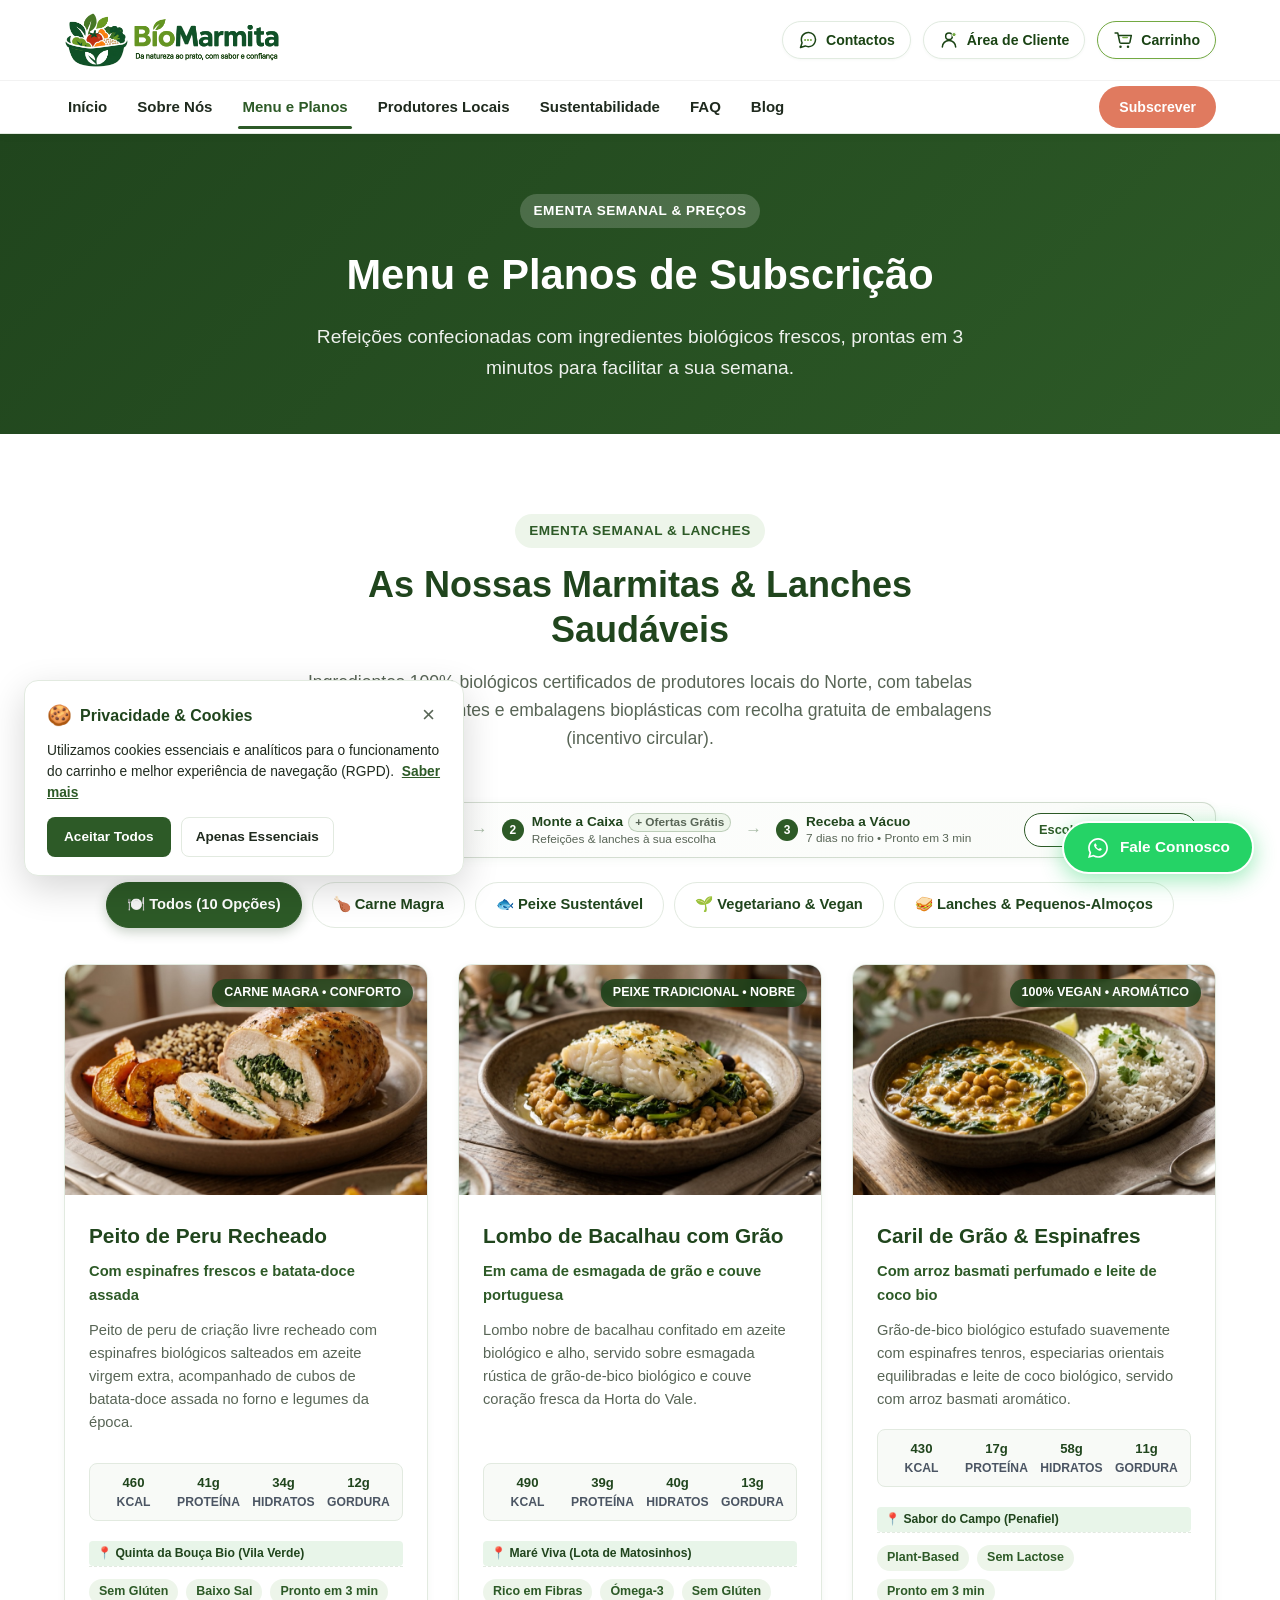
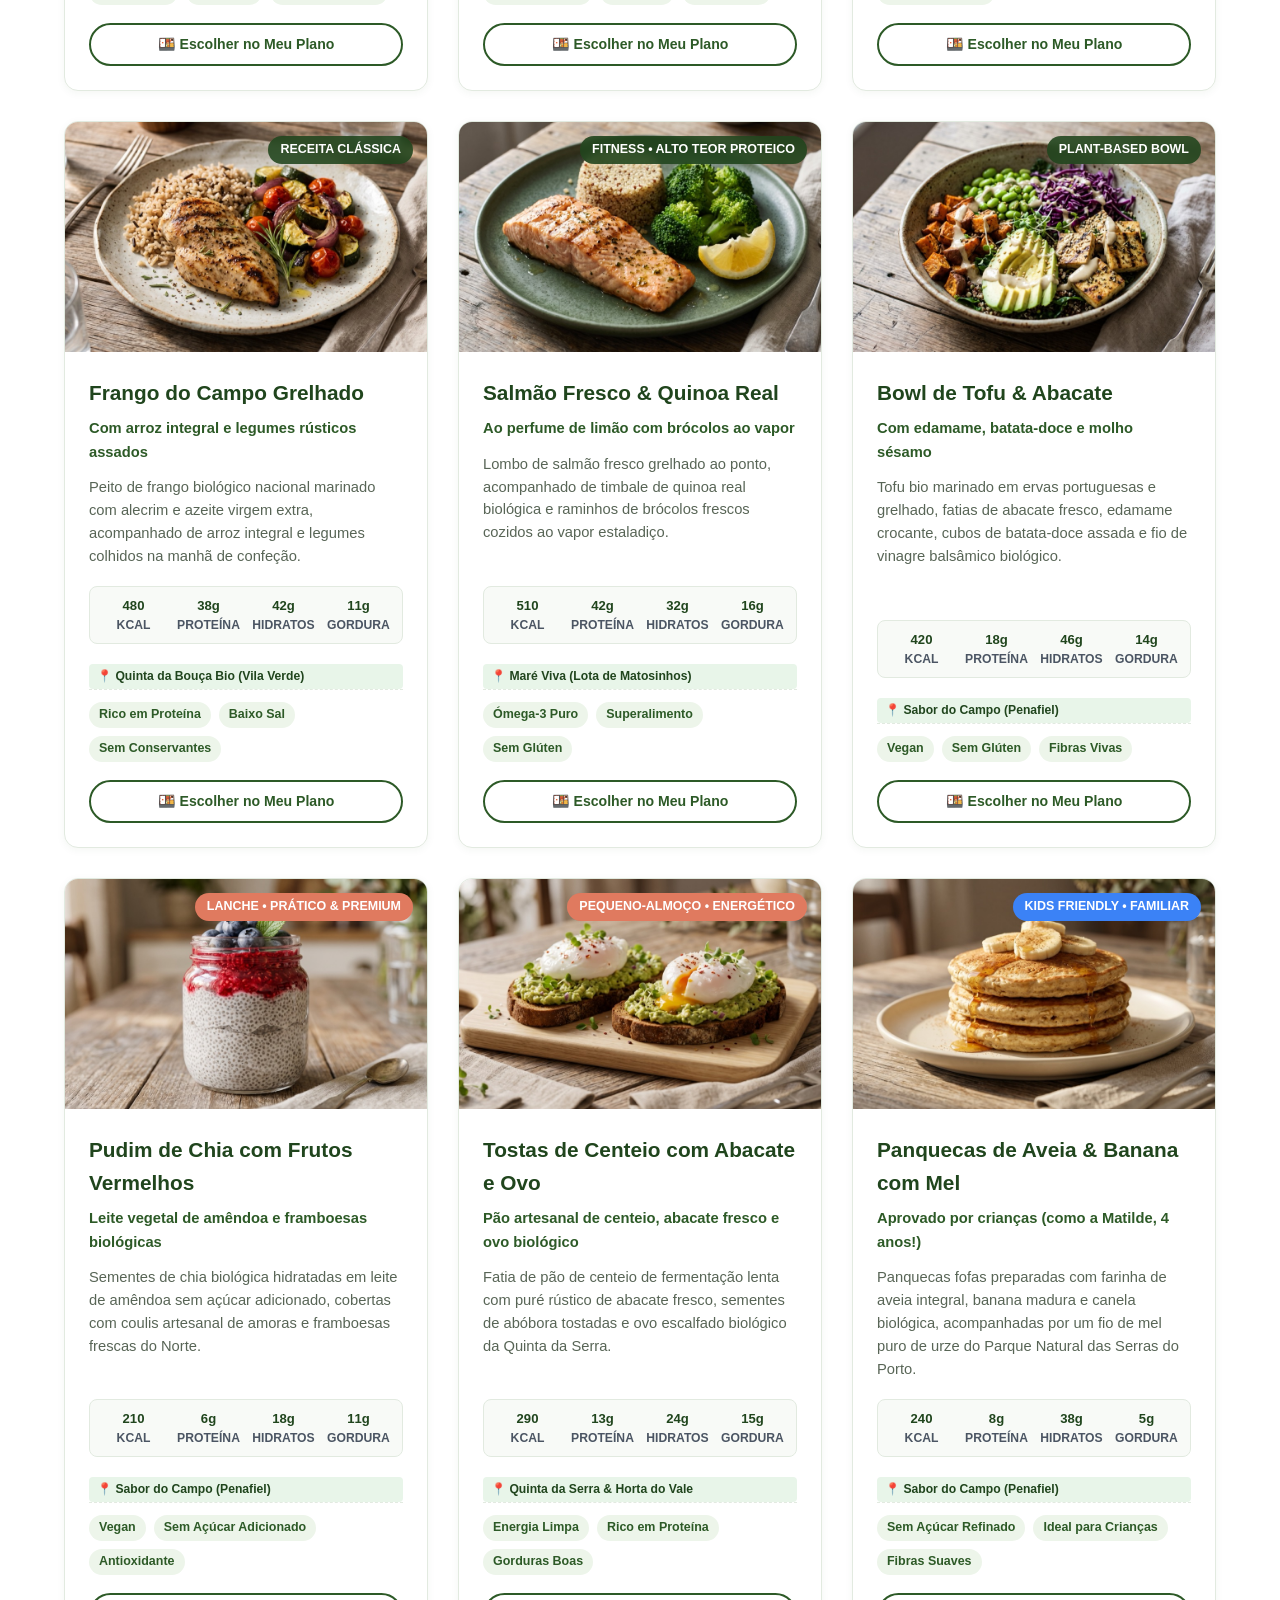
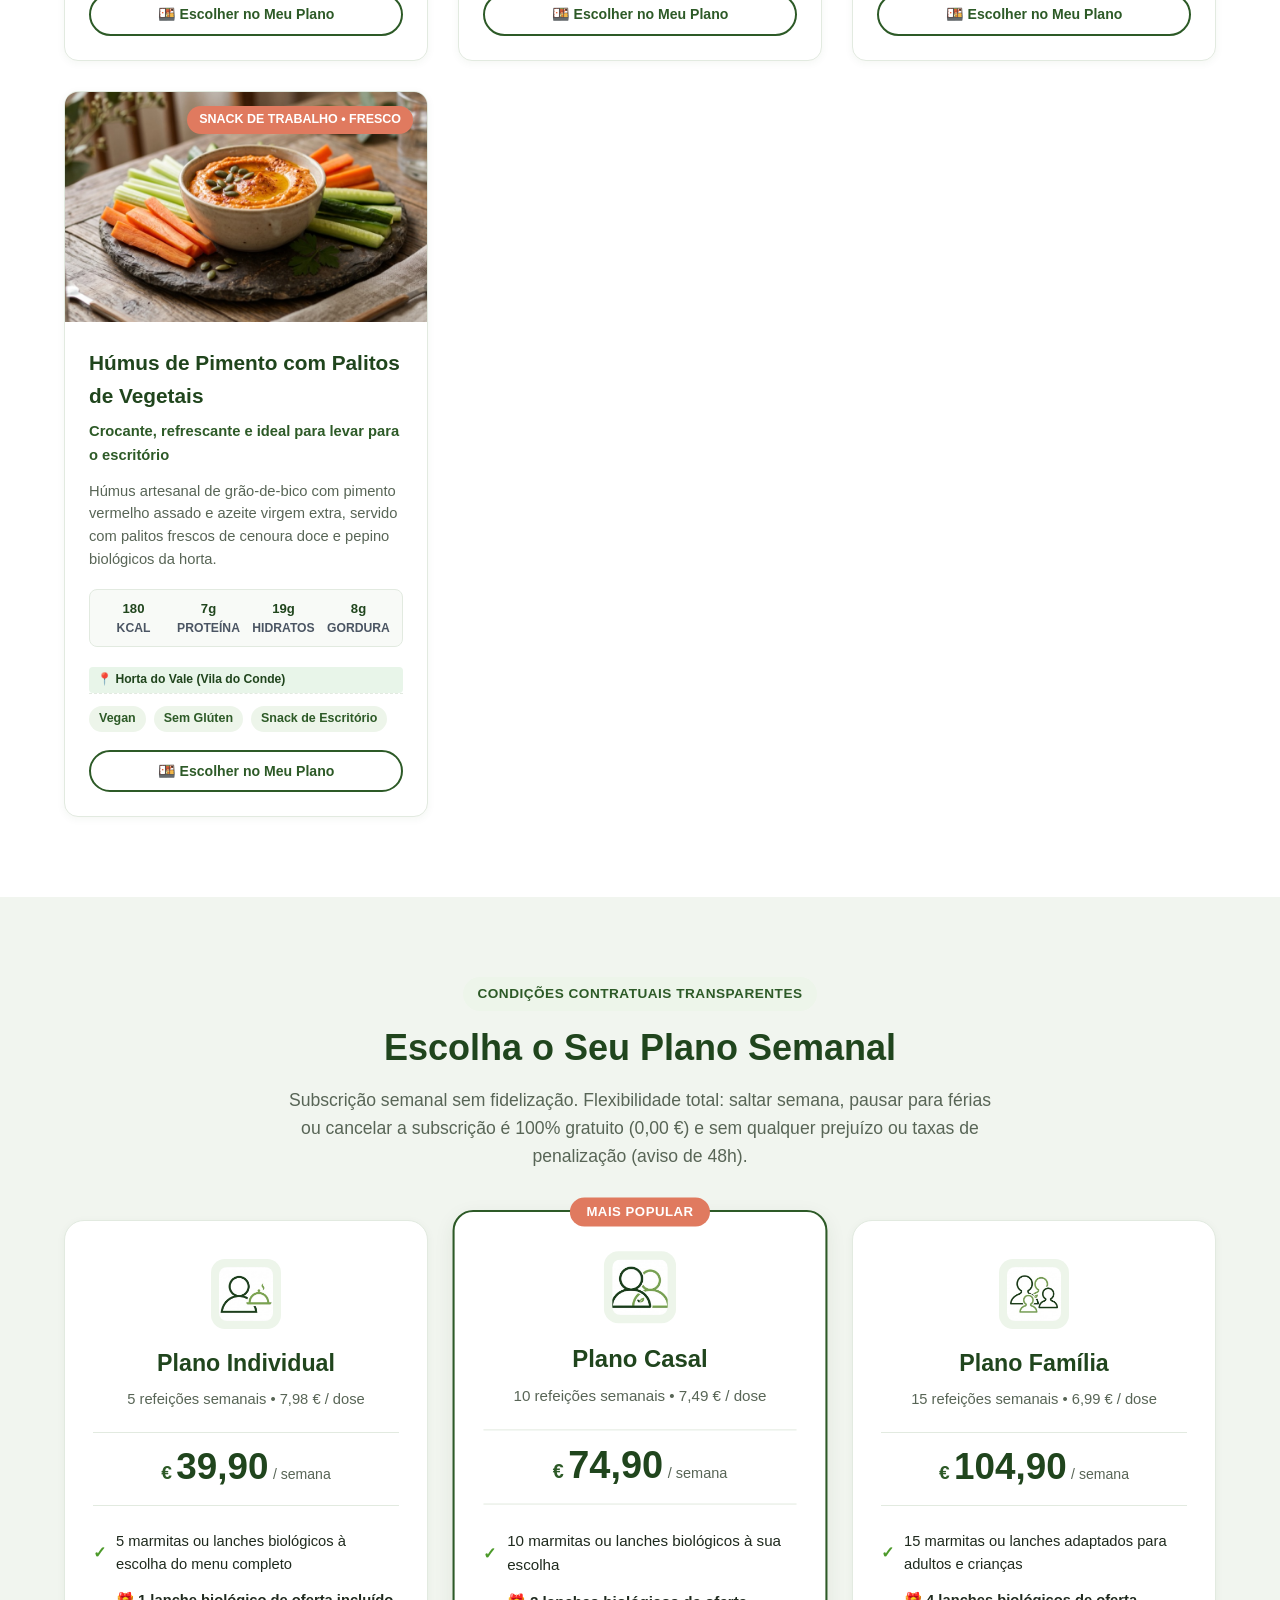
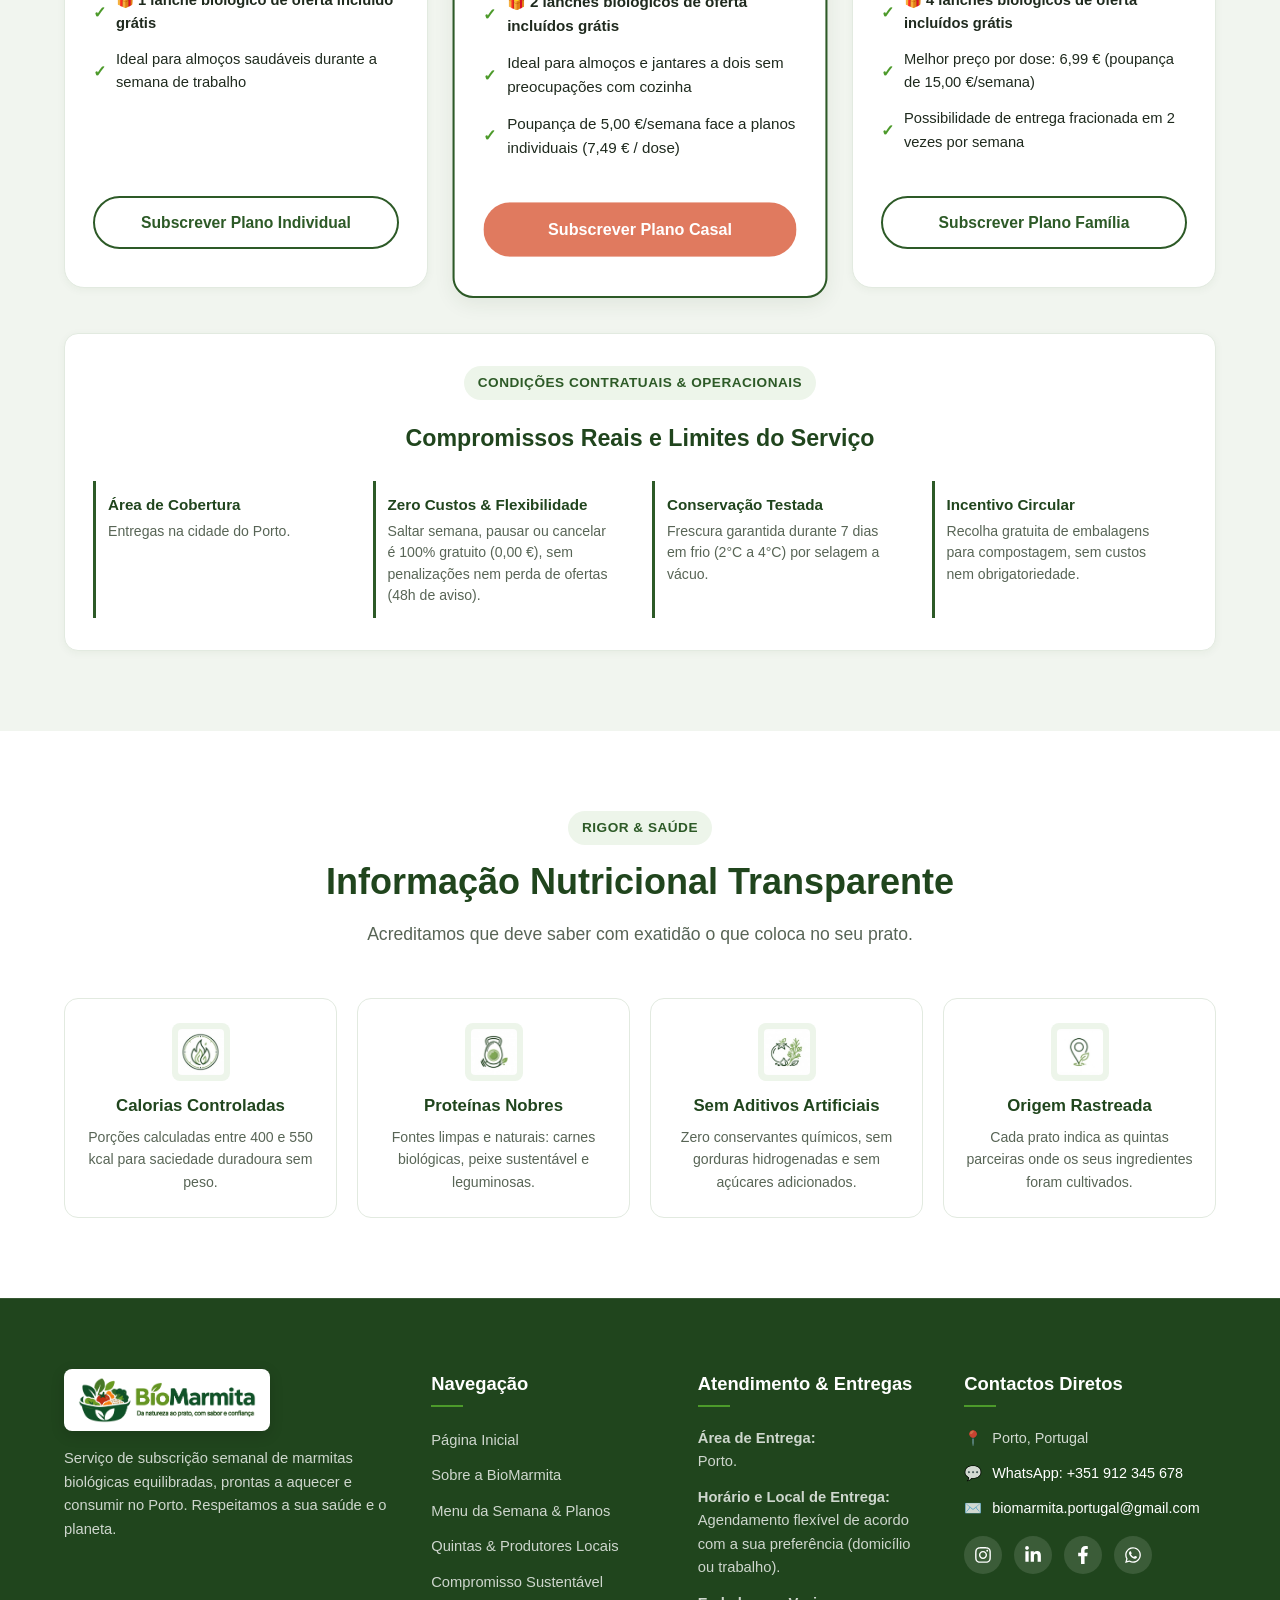
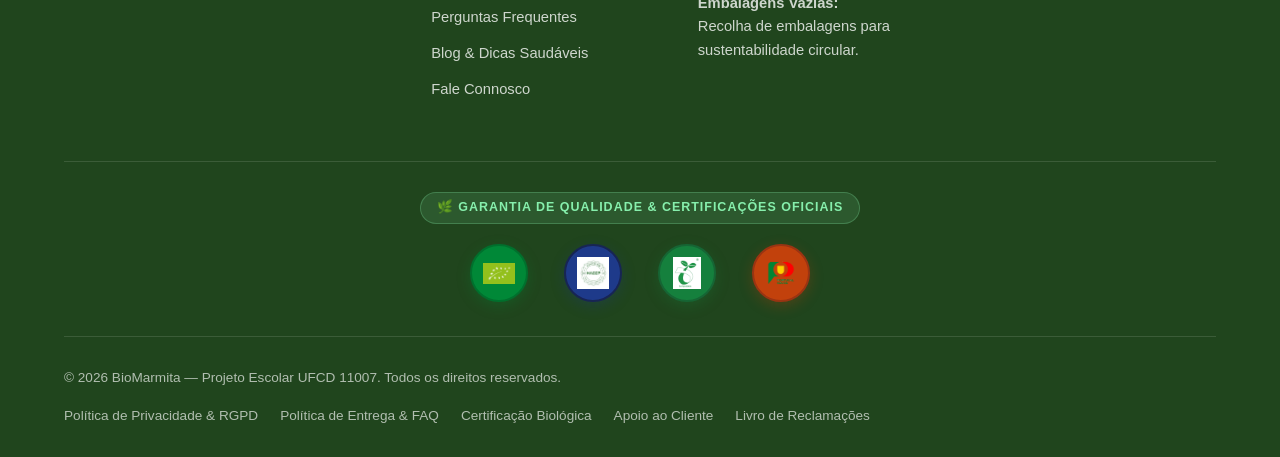
<file: menu.html>
<!DOCTYPE html>
<html lang="pt-PT">
<head>
  <meta charset="UTF-8">
  <meta name="viewport" content="width=device-width, initial-scale=1.0">
  <meta name="description" content="Conheça os menus da semana e planos de subscrição da BioMarmita: Vegetariano, Tradicional e Fitness. Opções Individual, Casal e Família no Porto.">
  <title>Menu e Planos — BioMarmita</title>
  <link rel="stylesheet" href="./css/style.css?v=2.6">
</head>
<body>

  <!-- ======================================================================
       CABEÇALHO & BARRA DE NAVEGAÇÃO DE 2 LINHAS
       ====================================================================== -->
  <header class="site-header">
    <!-- Linha 1: Topo (Logo na esquerda e Contactos, Área do Cliente e Carrinho na direita) -->
    <div class="header-top-row">
      <div class="container header-top-container">
        <a href="index.html" class="brand-logo" aria-label="BioMarmita — Da natureza ao prato, com sabor e confiança.">
          <img src="./assets/imagens/logo-biomarmita-horizontal.png" alt="BioMarmita — Da natureza ao prato, com sabor e confiança." class="brand-logo-horizontal">
        </a>

        <div class="header-top-actions">
          <a href="contactos.html" class="header-action-btn" title="Contactos e Apoio ao Cliente">
            <span class="action-icon">
              <svg width="20" height="20" viewBox="0 0 24 24" fill="none" xmlns="http://www.w3.org/2000/svg">
              <path d="M21 11.5a8.38 8.38 0 0 1-.9 3.8 8.5 8.5 0 0 1-7.6 4.7 8.38 8.38 0 0 1-3.8-.9L3 21l1.9-5.7a8.38 8.38 0 0 1-.9-3.8 8.5 8.5 0 0 1 4.7-7.6 8.38 8.38 0 0 1 3.8-.9h.5a8.48 8.48 0 0 1 8 8v.5z" stroke="#1A4314" stroke-width="1.8" stroke-linecap="round" stroke-linejoin="round"/>
              <circle cx="8.5" cy="12" r="1.25" fill="#73A942"/>
              <circle cx="12" cy="12" r="1.25" fill="#73A942"/>
              <circle cx="15.5" cy="12" r="1.25" fill="#73A942"/>
            </svg>
            </span>
            <span class="action-label">Contactos</span>
          </a>
          <a href="area-cliente.html" class="header-action-btn" title="Área de Cliente">
            <span class="action-icon">
              <svg width="20" height="20" viewBox="0 0 24 24" fill="none" xmlns="http://www.w3.org/2000/svg">
              <circle cx="12" cy="7.5" r="4" stroke="#1A4314" stroke-width="1.8"/>
              <path d="M4 20.5a8 8 0 0 1 16 0" stroke="#1A4314" stroke-width="1.8" stroke-linecap="round"/>
              <circle cx="18" cy="5.5" r="2.5" fill="#73A942" stroke="#ffffff" stroke-width="1.2"/>
            </svg>
            </span>
            <span class="action-label">Área de Cliente</span>
          </a>
          <a href="carrinho.html" class="header-action-btn cart-btn" title="Ver Carrinho de Compras">
            <span class="action-icon">
              <svg width="20" height="20" viewBox="0 0 24 24" fill="none" xmlns="http://www.w3.org/2000/svg">
              <circle cx="9" cy="20" r="1.5" fill="#1A4314"/>
              <circle cx="18" cy="20" r="1.5" fill="#1A4314"/>
              <path d="M2.5 3.5h3.2l2.4 11.2a1.5 1.5 0 0 0 1.5 1.1h9.2a1.5 1.5 0 0 0 1.5-1.1L22 6.5H6.5" stroke="#1A4314" stroke-width="1.8" stroke-linecap="round" stroke-linejoin="round"/>
              <path d="M12 9h5" stroke="#73A942" stroke-width="2" stroke-linecap="round"/>
            </svg>
            </span>
            <span class="action-label">Carrinho</span>
          </a>

          <!-- Botão Hambúrguer para ecrãs móveis -->
          <button class="hamburger-btn" id="hamburgerBtn" aria-label="Abrir menu de navegação" aria-expanded="false">
            <svg viewBox="0 0 24 24" fill="none" stroke="#1A4314" stroke-width="2" stroke-linecap="round" stroke-linejoin="round">
              <line x1="3" y1="12" x2="21" y2="12"></line>
              <line x1="3" y1="6" x2="21" y2="6"></line>
              <line x1="3" y1="18" x2="21" y2="18"></line>
            </svg>
          </button>
        </div>
      </div>
    </div>

    <!-- Linha 2: Menu de Navegação com Botão de Subscrição -->
    <div class="header-bottom-row">
      <div class="container header-bottom-container">
        <nav class="nav-menu" id="navMenu">
          <a href="index.html" class="nav-link">Início</a>
          <a href="sobre.html" class="nav-link">Sobre Nós</a>
          <a href="menu.html" class="nav-link active">Menu e Planos</a>
          <a href="produtores.html" class="nav-link">Produtores Locais</a>
          <a href="sustentabilidade.html" class="nav-link">Sustentabilidade</a>
          <a href="faq.html" class="nav-link">FAQ</a>
          <a href="blog.html" class="nav-link">Blog</a>
          <a href="contactos.html" class="nav-link nav-mobile-only">Contactos</a>
          <a href="area-cliente.html" class="nav-link nav-mobile-only">Área de Cliente</a>
          <a href="carrinho.html" class="nav-link nav-mobile-only">Carrinho</a>
          <a href="carrinho.html" class="btn btn-accent btn-sm nav-cta">Subscrever</a>
        </nav>
      </div>
    </div>
  </header>

  <main>
    <!-- ======================================================================
         BANNER DE APRESENTAÇÃO
         ====================================================================== -->
    <section class="subpage-hero">
      <div class="container">
        <span class="badge">Ementa Semanal & Preços</span>
        <h1>Menu e Planos de Subscrição</h1>
        <p>Refeições confecionadas com ingredientes biológicos frescos, prontas em 3 minutos para facilitar a sua semana.</p>
      </div>
    </section>

    <!-- ======================================================================
         EMENTA COMPLETA & LANCHES SAUDÁVEIS (BENCHMARK REVOLUTION FOOD)
         ====================================================================== -->
    <section class="section section-white">
      <div class="container">
        <div class="section-header">
          <span class="badge">Ementa Semanal & Lanches</span>
          <h2 class="section-title">As Nossas Marmitas & Lanches Saudáveis</h2>
          <p class="section-subtitle">
            Ingredientes 100% biológicos certificados de produtores locais do Norte, com tabelas nutricionais transparentes e embalagens bioplásticas com recolha gratuita de embalagens (incentivo circular).
          </p>
        </div>

        <!-- Guia Rápido Compacto (Slim Stepper Ribbon) -->
        <div class="menu-quick-stepper">
          <div class="stepper-label">
            <span class="stepper-badge">🌱 Guia Rápido</span>
          </div>

          <div class="stepper-flow">
            <!-- Passo 1 -->
            <div class="stepper-item">
              <span class="stepper-num">1</span>
              <div class="stepper-info">
                <strong>Escolha o Plano</strong>
                <span>5, 10 ou 15 marmitas semanais</span>
              </div>
            </div>

            <span class="stepper-arrow">→</span>

            <!-- Passo 2 -->
            <div class="stepper-item highlight">
              <span class="stepper-num">2</span>
              <div class="stepper-info">
                <strong>Monte a Caixa <span class="stepper-gift-tag">+ Ofertas Grátis</span></strong>
                <span>Refeições & lanches à sua escolha</span>
              </div>
            </div>

            <span class="stepper-arrow">→</span>

            <!-- Passo 3 -->
            <div class="stepper-item">
              <span class="stepper-num">3</span>
              <div class="stepper-info">
                <strong>Receba a Vácuo</strong>
                <span>7 dias no frio • Pronto em 3 min</span>
              </div>
            </div>
          </div>

          <a href="#planos-semanais" class="stepper-cta-btn">Escolher o Meu Plano ↓</a>
        </div>


        <!-- Barra de Filtros Interativos por Categoria -->
        <div class="menu-filter-bar">
          <button type="button" class="filter-btn active" data-filter="all">🍽️ Todos (10 Opções)</button>
          <button type="button" class="filter-btn" data-filter="carne">🍗 Carne Magra</button>
          <button type="button" class="filter-btn" data-filter="peixe">🐟 Peixe Sustentável</button>
          <button type="button" class="filter-btn" data-filter="vegetariano">🌱 Vegetariano & Vegan</button>
          <button type="button" class="filter-btn" data-filter="lanches">🥪 Lanches & Pequenos-Almoços</button>
        </div>

        <div class="meals-grid" id="mealsGrid">
          <!-- Item 1: Carne - Peru Recheado -->
          <div class="meal-card" data-category="carne">
            <div class="meal-img-wrapper">
              <img src="./assets/imagens/prato-peru-espinafres.jpeg" alt="Peito de Peru Recheado com Espinafres e Batata Doce" loading="lazy" decoding="async">
              <span class="meal-badge">Carne Magra • Conforto</span>
            </div>
            <div class="meal-body">
              <h3 class="meal-title">Peito de Peru Recheado</h3>
              <span class="meal-subtitle">Com espinafres frescos e batata-doce assada</span>
              <p class="meal-desc">
                Peito de peru de criação livre recheado com espinafres biológicos salteados em azeite virgem extra, acompanhado de cubos de batata-doce assada no forno e legumes da época.
              </p>
              <div class="macros-bar">
                <div class="macro-item"><span class="macro-value">460</span><span class="macro-label">Kcal</span></div>
                <div class="macro-item"><span class="macro-value">41g</span><span class="macro-label">Proteína</span></div>
                <div class="macro-item"><span class="macro-value">34g</span><span class="macro-label">Hidratos</span></div>
                <div class="macro-item"><span class="macro-value">12g</span><span class="macro-label">Gordura</span></div>
              </div>
              <div class="meal-origin-badge">📍 Quinta da Bouça Bio (Vila Verde)</div>
              <div class="meal-tags">
                <span class="meal-tag">Sem Glúten</span>
                <span class="meal-tag">Baixo Sal</span>
                <span class="meal-tag">Pronto em 3 min</span>
              </div>
              <a href="carrinho.html?plano=individual&item=peru" class="btn btn-outline btn-sm">🍱 Escolher no Meu Plano</a>
            </div>
          </div>

          <!-- Item 2: Peixe - Bacalhau em Cama de Grão -->
          <div class="meal-card" data-category="peixe">
            <div class="meal-img-wrapper">
              <img src="./assets/imagens/prato-bacalhau-grao.jpeg" alt="Lombo de Bacalhau em Cama de Esmagada de Grão" loading="lazy" decoding="async">
              <span class="meal-badge">Peixe Tradicional • Nobre</span>
            </div>
            <div class="meal-body">
              <h3 class="meal-title">Lombo de Bacalhau com Grão</h3>
              <span class="meal-subtitle">Em cama de esmagada de grão e couve portuguesa</span>
              <p class="meal-desc">
                Lombo nobre de bacalhau confitado em azeite biológico e alho, servido sobre esmagada rústica de grão-de-bico biológico e couve coração fresca da Horta do Vale.
              </p>
              <div class="macros-bar">
                <div class="macro-item"><span class="macro-value">490</span><span class="macro-label">Kcal</span></div>
                <div class="macro-item"><span class="macro-value">39g</span><span class="macro-label">Proteína</span></div>
                <div class="macro-item"><span class="macro-value">40g</span><span class="macro-label">Hidratos</span></div>
                <div class="macro-item"><span class="macro-value">13g</span><span class="macro-label">Gordura</span></div>
              </div>
              <div class="meal-origin-badge">📍 Maré Viva (Lota de Matosinhos)</div>
              <div class="meal-tags">
                <span class="meal-tag">Rico em Fibras</span>
                <span class="meal-tag">Ómega-3</span>
                <span class="meal-tag">Sem Glúten</span>
              </div>
              <a href="carrinho.html?plano=individual&item=bacalhau" class="btn btn-outline btn-sm">🍱 Escolher no Meu Plano</a>
            </div>
          </div>

          <!-- Item 3: Vegetariano - Caril de Grão e Espinafres -->
          <div class="meal-card" data-category="vegetariano">
            <div class="meal-img-wrapper">
              <img src="./assets/imagens/prato-caril-grao.jpeg" alt="Caril de Grão e Espinafres com Arroz Basmati" loading="lazy" decoding="async">
              <span class="meal-badge">100% Vegan • Aromático</span>
            </div>
            <div class="meal-body">
              <h3 class="meal-title">Caril de Grão & Espinafres</h3>
              <span class="meal-subtitle">Com arroz basmati perfumado e leite de coco bio</span>
              <p class="meal-desc">
                Grão-de-bico biológico estufado suavemente com espinafres tenros, especiarias orientais equilibradas e leite de coco biológico, servido com arroz basmati aromático.
              </p>
              <div class="macros-bar">
                <div class="macro-item"><span class="macro-value">430</span><span class="macro-label">Kcal</span></div>
                <div class="macro-item"><span class="macro-value">17g</span><span class="macro-label">Proteína</span></div>
                <div class="macro-item"><span class="macro-value">58g</span><span class="macro-label">Hidratos</span></div>
                <div class="macro-item"><span class="macro-value">11g</span><span class="macro-label">Gordura</span></div>
              </div>
              <div class="meal-origin-badge">📍 Sabor do Campo (Penafiel)</div>
              <div class="meal-tags">
                <span class="meal-tag">Plant-Based</span>
                <span class="meal-tag">Sem Lactose</span>
                <span class="meal-tag">Pronto em 3 min</span>
              </div>
              <a href="carrinho.html?plano=individual&item=caril" class="btn btn-outline btn-sm">🍱 Escolher no Meu Plano</a>
            </div>
          </div>

          <!-- Item 4: Carne - Frango Grelhado Biológico -->
          <div class="meal-card" data-category="carne">
            <div class="meal-img-wrapper">
              <img src="./assets/imagens/menu-tradicional.jpeg" alt="Frango biológico grelhado com arroz integral e legumes assados" loading="lazy" decoding="async">
              <span class="meal-badge">Receita Clássica</span>
            </div>
            <div class="meal-body">
              <h3 class="meal-title">Frango do Campo Grelhado</h3>
              <span class="meal-subtitle">Com arroz integral e legumes rústicos assados</span>
              <p class="meal-desc">
                Peito de frango biológico nacional marinado com alecrim e azeite virgem extra, acompanhado de arroz integral e legumes colhidos na manhã de confeção.
              </p>
              <div class="macros-bar">
                <div class="macro-item"><span class="macro-value">480</span><span class="macro-label">Kcal</span></div>
                <div class="macro-item"><span class="macro-value">38g</span><span class="macro-label">Proteína</span></div>
                <div class="macro-item"><span class="macro-value">42g</span><span class="macro-label">Hidratos</span></div>
                <div class="macro-item"><span class="macro-value">11g</span><span class="macro-label">Gordura</span></div>
              </div>
              <div class="meal-origin-badge">📍 Quinta da Bouça Bio (Vila Verde)</div>
              <div class="meal-tags">
                <span class="meal-tag">Rico em Proteína</span>
                <span class="meal-tag">Baixo Sal</span>
                <span class="meal-tag">Sem Conservantes</span>
              </div>
              <a href="carrinho.html?plano=individual&item=frango" class="btn btn-outline btn-sm">🍱 Escolher no Meu Plano</a>
            </div>
          </div>

          <!-- Item 5: Peixe - Salmão Fresco & Quinoa -->
          <div class="meal-card" data-category="peixe">
            <div class="meal-img-wrapper">
              <img src="./assets/imagens/menu-fitness.jpeg" alt="Salmão grelhado com quinoa real e brócolos ao vapor" loading="lazy" decoding="async">
              <span class="meal-badge">Fitness • Alto Teor Proteico</span>
            </div>
            <div class="meal-body">
              <h3 class="meal-title">Salmão Fresco & Quinoa Real</h3>
              <span class="meal-subtitle">Ao perfume de limão com brócolos ao vapor</span>
              <p class="meal-desc">
                Lombo de salmão fresco grelhado ao ponto, acompanhado de timbale de quinoa real biológica e raminhos de brócolos frescos cozidos ao vapor estaladiço.
              </p>
              <div class="macros-bar">
                <div class="macro-item"><span class="macro-value">510</span><span class="macro-label">Kcal</span></div>
                <div class="macro-item"><span class="macro-value">42g</span><span class="macro-label">Proteína</span></div>
                <div class="macro-item"><span class="macro-value">32g</span><span class="macro-label">Hidratos</span></div>
                <div class="macro-item"><span class="macro-value">16g</span><span class="macro-label">Gordura</span></div>
              </div>
              <div class="meal-origin-badge">📍 Maré Viva (Lota de Matosinhos)</div>
              <div class="meal-tags">
                <span class="meal-tag">Ómega-3 Puro</span>
                <span class="meal-tag">Superalimento</span>
                <span class="meal-tag">Sem Glúten</span>
              </div>
              <a href="carrinho.html?plano=individual&item=salmao" class="btn btn-outline btn-sm">🍱 Escolher no Meu Plano</a>
            </div>
          </div>

          <!-- Item 6: Vegetariano - Bowl de Tofu e Abacate -->
          <div class="meal-card" data-category="vegetariano">
            <div class="meal-img-wrapper">
              <img src="./assets/imagens/menu-vegetariano.jpeg" alt="Bowl Vegetariano com tofu grelhado, abacate e legumes" loading="lazy" decoding="async">
              <span class="meal-badge">Plant-Based Bowl</span>
            </div>
            <div class="meal-body">
              <h3 class="meal-title">Bowl de Tofu & Abacate</h3>
              <span class="meal-subtitle">Com edamame, batata-doce e molho sésamo</span>
              <p class="meal-desc">
                Tofu bio marinado em ervas portuguesas e grelhado, fatias de abacate fresco, edamame crocante, cubos de batata-doce assada e fio de vinagre balsâmico biológico.
              </p>
              <div class="macros-bar">
                <div class="macro-item"><span class="macro-value">420</span><span class="macro-label">Kcal</span></div>
                <div class="macro-item"><span class="macro-value">18g</span><span class="macro-label">Proteína</span></div>
                <div class="macro-item"><span class="macro-value">46g</span><span class="macro-label">Hidratos</span></div>
                <div class="macro-item"><span class="macro-value">14g</span><span class="macro-label">Gordura</span></div>
              </div>
              <div class="meal-origin-badge">📍 Sabor do Campo (Penafiel)</div>
              <div class="meal-tags">
                <span class="meal-tag">Vegan</span>
                <span class="meal-tag">Sem Glúten</span>
                <span class="meal-tag">Fibras Vivas</span>
              </div>
              <a href="carrinho.html?plano=individual&item=tofu" class="btn btn-outline btn-sm">🍱 Escolher no Meu Plano</a>
            </div>
          </div>

          <!-- Item 7: Lanche 1 - Pudim de Chia com Frutos Vermelhos -->
          <div class="meal-card" data-category="lanches">
            <div class="meal-img-wrapper">
              <img src="./assets/imagens/lanche-pudim-chia.jpeg" alt="Pudim de Chia com Frutos Vermelhos Silvestres" loading="lazy" decoding="async">
              <span class="meal-badge" style="background-color: var(--color-accent);">Lanche • Prático & Premium</span>
            </div>
            <div class="meal-body">
              <h3 class="meal-title">Pudim de Chia com Frutos Vermelhos</h3>
              <span class="meal-subtitle">Leite vegetal de amêndoa e framboesas biológicas</span>
              <p class="meal-desc">
                Sementes de chia biológica hidratadas em leite de amêndoa sem açúcar adicionado, cobertas com coulis artesanal de amoras e framboesas frescas do Norte.
              </p>
              <div class="macros-bar">
                <div class="macro-item"><span class="macro-value">210</span><span class="macro-label">Kcal</span></div>
                <div class="macro-item"><span class="macro-value">6g</span><span class="macro-label">Proteína</span></div>
                <div class="macro-item"><span class="macro-value">18g</span><span class="macro-label">Hidratos</span></div>
                <div class="macro-item"><span class="macro-value">11g</span><span class="macro-label">Gordura</span></div>
              </div>
              <div class="meal-origin-badge">📍 Sabor do Campo (Penafiel)</div>
              <div class="meal-tags">
                <span class="meal-tag">Vegan</span>
                <span class="meal-tag">Sem Açúcar Adicionado</span>
                <span class="meal-tag">Antioxidante</span>
              </div>
              <a href="carrinho.html?plano=individual&item=chia" class="btn btn-outline btn-sm">🍱 Escolher no Meu Plano</a>
            </div>
          </div>

          <!-- Item 8: Lanche 2 - Tostas de Centeio com Abacate e Ovo -->
          <div class="meal-card" data-category="lanches">
            <div class="meal-img-wrapper">
              <img src="./assets/imagens/lanche-tostas-abacate.jpeg" alt="Tostas de Centeio com Abacate e Ovo Escalfado" loading="lazy" decoding="async">
              <span class="meal-badge" style="background-color: var(--color-accent);">Pequeno-Almoço • Energético</span>
            </div>
            <div class="meal-body">
              <h3 class="meal-title">Tostas de Centeio com Abacate e Ovo</h3>
              <span class="meal-subtitle">Pão artesanal de centeio, abacate fresco e ovo biológico</span>
              <p class="meal-desc">
                Fatia de pão de centeio de fermentação lenta com puré rústico de abacate fresco, sementes de abóbora tostadas e ovo escalfado biológico da Quinta da Serra.
              </p>
              <div class="macros-bar">
                <div class="macro-item"><span class="macro-value">290</span><span class="macro-label">Kcal</span></div>
                <div class="macro-item"><span class="macro-value">13g</span><span class="macro-label">Proteína</span></div>
                <div class="macro-item"><span class="macro-value">24g</span><span class="macro-label">Hidratos</span></div>
                <div class="macro-item"><span class="macro-value">15g</span><span class="macro-label">Gordura</span></div>
              </div>
              <div class="meal-origin-badge">📍 Quinta da Serra & Horta do Vale</div>
              <div class="meal-tags">
                <span class="meal-tag">Energia Limpa</span>
                <span class="meal-tag">Rico em Proteína</span>
                <span class="meal-tag">Gorduras Boas</span>
              </div>
              <a href="carrinho.html?plano=individual&item=tostas" class="btn btn-outline btn-sm">🍱 Escolher no Meu Plano</a>
            </div>
          </div>

          <!-- Item 9: Lanche 3 - Panquecas de Aveia e Banana com Mel -->
          <div class="meal-card" data-category="lanches">
            <div class="meal-img-wrapper">
              <img src="./assets/imagens/lanche-panquecas-aveia.jpeg" alt="Panquecas de Aveia e Banana com Mel" loading="lazy" decoding="async">
              <span class="meal-badge" style="background-color: #3b82f6;">Kids Friendly • Familiar</span>
            </div>
            <div class="meal-body">
              <h3 class="meal-title">Panquecas de Aveia & Banana com Mel</h3>
              <span class="meal-subtitle">Aprovado por crianças (como a Matilde, 4 anos!)</span>
              <p class="meal-desc">
                Panquecas fofas preparadas com farinha de aveia integral, banana madura e canela biológica, acompanhadas por um fio de mel puro de urze do Parque Natural das Serras do Porto.
              </p>
              <div class="macros-bar">
                <div class="macro-item"><span class="macro-value">240</span><span class="macro-label">Kcal</span></div>
                <div class="macro-item"><span class="macro-value">8g</span><span class="macro-label">Proteína</span></div>
                <div class="macro-item"><span class="macro-value">38g</span><span class="macro-label">Hidratos</span></div>
                <div class="macro-item"><span class="macro-value">5g</span><span class="macro-label">Gordura</span></div>
              </div>
              <div class="meal-origin-badge">📍 Sabor do Campo (Penafiel)</div>
              <div class="meal-tags">
                <span class="meal-tag">Sem Açúcar Refinado</span>
                <span class="meal-tag">Ideal para Crianças</span>
                <span class="meal-tag">Fibras Suaves</span>
              </div>
              <a href="carrinho.html?plano=individual&item=panquecas" class="btn btn-outline btn-sm">🍱 Escolher no Meu Plano</a>
            </div>
          </div>

          <!-- Item 10: Lanche 4 - Húmus de Pimento Vermelho com Vegetais -->
          <div class="meal-card" data-category="lanches">
            <div class="meal-img-wrapper">
              <img src="./assets/imagens/lanche-humus-vegetais.jpeg" alt="Húmus de Pimento Vermelho com Palitos de Vegetais" loading="lazy" decoding="async">
              <span class="meal-badge" style="background-color: var(--color-accent);">Snack de Trabalho • Fresco</span>
            </div>
            <div class="meal-body">
              <h3 class="meal-title">Húmus de Pimento com Palitos de Vegetais</h3>
              <span class="meal-subtitle">Crocante, refrescante e ideal para levar para o escritório</span>
              <p class="meal-desc">
                Húmus artesanal de grão-de-bico com pimento vermelho assado e azeite virgem extra, servido com palitos frescos de cenoura doce e pepino biológicos da horta.
              </p>
              <div class="macros-bar">
                <div class="macro-item"><span class="macro-value">180</span><span class="macro-label">Kcal</span></div>
                <div class="macro-item"><span class="macro-value">7g</span><span class="macro-label">Proteína</span></div>
                <div class="macro-item"><span class="macro-value">19g</span><span class="macro-label">Hidratos</span></div>
                <div class="macro-item"><span class="macro-value">8g</span><span class="macro-label">Gordura</span></div>
              </div>
              <div class="meal-origin-badge">📍 Horta do Vale (Vila do Conde)</div>
              <div class="meal-tags">
                <span class="meal-tag">Vegan</span>
                <span class="meal-tag">Sem Glúten</span>
                <span class="meal-tag">Snack de Escritório</span>
              </div>
              <a href="carrinho.html?plano=individual&item=humus" class="btn btn-outline btn-sm">🍱 Escolher no Meu Plano</a>
            </div>
          </div>
        </div>
      </div>
    </section>

    <!-- ======================================================================
         PLANOS DE SUBSCRIÇÃO SEMANAL
         ====================================================================== -->
    <section id="planos-semanais" class="section section-alt">
      <div class="container">
        <div class="section-header">
          <span class="badge">Condições Contratuais Transparentes</span>
          <h2 class="section-title">Escolha o Seu Plano Semanal</h2>
          <p class="section-subtitle">
            Subscrição semanal sem fidelização. Flexibilidade total: saltar semana, pausar para férias ou cancelar a subscrição é 100% gratuito (0,00 €) e sem qualquer prejuízo ou taxas de penalização (aviso de 48h).
          </p>
          <span class="mobile-swipe-hint"><span aria-hidden="true">👉</span> Deslize para comparar os 3 planos</span>
        </div>

        <div class="plans-grid">
          <!-- Plano Individual -->
          <div class="plan-card">
            <div class="plan-icon-box">
              <img src="./assets/icones/individual.jpeg" alt="Ícone Plano Individual" loading="lazy" decoding="async">
            </div>
            <h3 class="plan-name">Plano Individual</h3>
            <p class="plan-sub">5 refeições semanais • 7,98 € / dose</p>
            <div class="plan-price">
              <span class="currency">€</span>
              <span class="amount">39,90</span>
              <span class="period">/ semana</span>
            </div>
            <ul class="plan-features">
              <li>5 marmitas ou lanches biológicos à escolha do menu completo</li>
              <li><strong>🎁 1 lanche biológico de oferta incluído grátis</strong></li>
              <li>Ideal para almoços saudáveis durante a semana de trabalho</li>
            </ul>
            <a href="carrinho.html?plano=individual" class="btn btn-outline">Subscrever Plano Individual</a>
          </div>

          <!-- Plano Casal -->
          <div class="plan-card popular">
            <div class="plan-badge-top">Mais Popular</div>
            <div class="plan-icon-box">
              <img src="./assets/icones/casal.jpeg" alt="Ícone Plano Casal" loading="lazy" decoding="async">
            </div>
            <h3 class="plan-name">Plano Casal</h3>
            <p class="plan-sub">10 refeições semanais • 7,49 € / dose</p>
            <div class="plan-price">
              <span class="currency">€</span>
              <span class="amount">74,90</span>
              <span class="period">/ semana</span>
            </div>
            <ul class="plan-features">
              <li>10 marmitas ou lanches biológicos à sua escolha</li>
              <li><strong>🎁 2 lanches biológicos de oferta incluídos grátis</strong></li>
              <li>Ideal para almoços e jantares a dois sem preocupações com cozinha</li>
              <li>Poupança de 5,00 €/semana face a planos individuais (7,49 € / dose)</li>
            </ul>
            <a href="carrinho.html?plano=casal" class="btn btn-accent">Subscrever Plano Casal</a>
          </div>

          <!-- Plano Família -->
          <div class="plan-card">
            <div class="plan-icon-box">
              <img src="./assets/icones/familiar.jpeg" alt="Ícone Plano Família" loading="lazy" decoding="async">
            </div>
            <h3 class="plan-name">Plano Família</h3>
            <p class="plan-sub">15 refeições semanais • 6,99 € / dose</p>
            <div class="plan-price">
              <span class="currency">€</span>
              <span class="amount">104,90</span>
              <span class="period">/ semana</span>
            </div>
            <ul class="plan-features">
              <li>15 marmitas ou lanches adaptados para adultos e crianças</li>
              <li><strong>🎁 4 lanches biológicos de oferta incluídos grátis</strong></li>
              <li>Melhor preço por dose: 6,99 € (poupança de 15,00 €/semana)</li>
              <li>Possibilidade de entrega fracionada em 2 vezes por semana</li>
            </ul>
            <a href="carrinho.html?plano=familia" class="btn btn-outline">Subscrever Plano Família</a>
          </div>
        </div>

        <!-- Quadro de Condições Reais do Serviço -->
        <div style="margin-top: 45px; background: #ffffff; border: 1px solid var(--color-border); border-radius: var(--radius-md); padding: 32px 28px; box-shadow: var(--shadow-sm);">
          <div style="text-align: center; margin-bottom: 24px;">
            <span class="badge">Condições Contratuais &amp; Operacionais</span>
            <h3 style="font-size: 1.45rem; color: var(--color-primary-dark); margin-top: 6px;">Compromissos Reais e Limites do Serviço</h3>
          </div>
          <div class="features-grid-4">
            <div style="text-align: left; padding: 12px; border-left: 3px solid var(--color-primary);">
              <strong style="color: var(--color-primary-dark); font-size: 0.95rem; display: block; margin-bottom: 4px;">Área de Cobertura</strong>
              <p style="font-size: 0.88rem; color: var(--color-text-muted); line-height: 1.5;">Entregas na cidade do Porto.</p>
            </div>
            <div style="text-align: left; padding: 12px; border-left: 3px solid var(--color-primary);">
              <strong style="color: var(--color-primary-dark); font-size: 0.95rem; display: block; margin-bottom: 4px;">Zero Custos &amp; Flexibilidade</strong>
              <p style="font-size: 0.88rem; color: var(--color-text-muted); line-height: 1.5;">Saltar semana, pausar ou cancelar é 100% gratuito (0,00 €), sem penalizações nem perda de ofertas (48h de aviso).</p>
            </div>
            <div style="text-align: left; padding: 12px; border-left: 3px solid var(--color-primary);">
              <strong style="color: var(--color-primary-dark); font-size: 0.95rem; display: block; margin-bottom: 4px;">Conservação Testada</strong>
              <p style="font-size: 0.88rem; color: var(--color-text-muted); line-height: 1.5;">Frescura garantida durante 7 dias em frio (2°C a 4°C) por selagem a vácuo.</p>
            </div>
            <div style="text-align: left; padding: 12px; border-left: 3px solid var(--color-primary);">
              <strong style="color: var(--color-primary-dark); font-size: 0.95rem; display: block; margin-bottom: 4px;">Incentivo Circular</strong>
              <p style="font-size: 0.88rem; color: var(--color-text-muted); line-height: 1.5;">Recolha gratuita de embalagens para compostagem, sem custos nem obrigatoriedade.</p>
            </div>
          </div>
        </div>
      </div>
    </section>

    <!-- ======================================================================
         INFORMAÇÃO NUTRICIONAL
         ====================================================================== -->
    <section class="section section-white">
      <div class="container">
        <div class="section-header">
          <span class="badge">Rigor & Saúde</span>
          <h2 class="section-title">Informação Nutricional Transparente</h2>
          <p class="section-subtitle">
            Acreditamos que deve saber com exatidão o que coloca no seu prato.
          </p>
          <span class="mobile-swipe-hint"><span aria-hidden="true">👉</span> Deslize para ver os 4 pilares nutricionais</span>
        </div>

        <div class="nutrition-grid">
          <!-- Calorias -->
          <div class="nutrition-card">
            <div class="nutrition-icon">
              <img src="./assets/icones/calorias.jpeg" alt="Ícone Calorias" loading="lazy" decoding="async">
            </div>
            <h4>Calorias Controladas</h4>
            <p>Porções calculadas entre 400 e 550 kcal para saciedade duradoura sem peso.</p>
          </div>

          <!-- Proteínas -->
          <div class="nutrition-card">
            <div class="nutrition-icon">
              <img src="./assets/icones/proteina.jpeg" alt="Ícone Proteínas" loading="lazy" decoding="async">
            </div>
            <h4>Proteínas Nobres</h4>
            <p>Fontes limpas e naturais: carnes biológicas, peixe sustentável e leguminosas.</p>
          </div>

          <!-- Ingredientes -->
          <div class="nutrition-card">
            <div class="nutrition-icon">
              <img src="./assets/icones/ingredientes.jpeg" alt="Ícone Ingredientes" loading="lazy" decoding="async">
            </div>
            <h4>Sem Aditivos Artificiais</h4>
            <p>Zero conservantes químicos, sem gorduras hidrogenadas e sem açúcares adicionados.</p>
          </div>

          <!-- Origem dos Produtos -->
          <div class="nutrition-card">
            <div class="nutrition-icon">
              <img src="./assets/icones/origem_produtos.jpeg" alt="Ícone Origem dos Produtos" loading="lazy" decoding="async">
            </div>
            <h4>Origem Rastreada</h4>
            <p>Cada prato indica as quintas parceiras onde os seus ingredientes foram cultivados.</p>
          </div>
        </div>
      </div>
    </section>
  </main>

  <!-- ======================================================================
       RODAPÉ CORPORATIVO UNIFICADO
       ====================================================================== -->
  <footer class="site-footer">
    <div class="container">
      <div class="footer-grid">
        <div class="footer-col footer-about">
          <a href="index.html" class="footer-brand-logo" aria-label="BioMarmita — Da natureza ao prato, com sabor e confiança.">
            <img src="./assets/imagens/logo-biomarmita-horizontal.png" alt="BioMarmita — Da natureza ao prato, com sabor e confiança." class="footer-brand-logo-img">
          </a>
          <p>
            Serviço de subscrição semanal de marmitas biológicas equilibradas, prontas a aquecer e consumir no Porto. Respeitamos a sua saúde e o planeta.
          </p>
        </div>

        <div class="footer-col">
          <h4>Navegação</h4>
          <ul class="footer-links">
            <li><a href="index.html">Página Inicial</a></li>
            <li><a href="sobre.html">Sobre a BioMarmita</a></li>
            <li><a href="menu.html">Menu da Semana & Planos</a></li>
            <li><a href="produtores.html">Quintas & Produtores Locais</a></li>
            <li><a href="sustentabilidade.html">Compromisso Sustentável</a></li>
            <li><a href="faq.html">Perguntas Frequentes</a></li>
            <li><a href="blog.html">Blog & Dicas Saudáveis</a></li>
            <li><a href="contactos.html">Fale Connosco</a></li>
          </ul>
        </div>

        <div class="footer-col">
          <h4>Atendimento & Entregas</h4>
          <p style="font-size: 0.92rem; color: rgba(255,255,255,0.78); margin-bottom: 12px;">
            <strong>Área de Entrega:</strong><br>
            Porto.
          </p>
          <p style="font-size: 0.92rem; color: rgba(255,255,255,0.78); margin-bottom: 12px;">
            <strong>Horário e Local de Entrega:</strong><br>
            Agendamento flexível de acordo com a sua preferência (domicílio ou trabalho).
          </p>
          <p style="font-size: 0.92rem; color: rgba(255,255,255,0.78);">
            <strong>Embalagens Vazias:</strong><br>
            Recolha de embalagens para sustentabilidade circular.
          </p>
        </div>

        <div class="footer-col">
          <h4>Contactos Diretos</h4>
          <div class="footer-contact-item">
            <span>📍</span>
            <span>Porto, Portugal</span>
          </div>
          <div class="footer-contact-item">
            <span>💬</span>
            <a href="https://wa.me/351912345678" target="_blank" style="color: #ffffff;">WhatsApp: +351 912 345 678</a>
          </div>
          <div class="footer-contact-item">
            <span>✉️</span>
            <a href="mailto:biomarmita.portugal@gmail.com" style="color: #ffffff;">biomarmita.portugal@gmail.com</a>
          </div>
          <div class="footer-social-links">
            <a href="https://instagram.com/biomarmita.portugal" target="_blank" rel="noopener noreferrer" class="social-btn social-instagram" aria-label="Instagram">
              <svg viewBox="0 0 448 512" width="18" height="18" fill="currentColor" aria-hidden="true"><path d="M224.1 141c-63.6 0-114.9 51.3-114.9 114.9s51.3 114.9 114.9 114.9S339 319.5 339 255.9 287.7 141 224.1 141zm0 189.6c-41.1 0-74.7-33.5-74.7-74.7s33.5-74.7 74.7-74.7 74.7 33.5 74.7 74.7-33.6 74.7-74.7 74.7zm146.4-194.3c0 14.9-12 26.8-26.8 26.8-14.9 0-26.8-12-26.8-26.8s12-26.8 26.8-26.8 26.8 12 26.8 26.8zm76.1 27.2c-1.7-35.9-9.9-67.7-36.2-93.9-26.2-26.2-58-34.4-93.9-36.2-37-2.1-147.9-2.1-184.9 0-35.8 1.7-67.6 9.9-93.9 36.1s-34.4 58-36.2 93.9c-2.1 37-2.1 147.9 0 184.9 1.7 35.9 9.9 67.7 36.2 93.9s58 34.4 93.9 36.2c37 2.1 147.9 2.1 184.9 0 35.9-1.7 67.7-9.9 93.9-36.2 26.2-26.2 34.4-58 36.2-93.9 2.1-37 2.1-147.8 0-184.8zM398.8 388c-7.8 19.6-22.9 34.7-42.6 42.6-29.5 11.7-99.5 9-132.1 9s-102.7 2.6-132.1-9c-19.6-7.8-34.7-22.9-42.6-42.6-11.7-29.5-9-99.5-9-132.1s-2.6-102.7 9-132.1c7.8-19.6 22.9-34.7 42.6-42.6 29.5-11.7 99.5-9 132.1-9s102.7-2.6 132.1 9c19.6 7.8 34.7 22.9 42.6 42.6 11.7 29.5 9 99.5 9 132.1s2.7 102.7-9 132.1z"/></svg>
            </a>
            <a href="https://linkedin.com" target="_blank" rel="noopener noreferrer" class="social-btn social-linkedin" aria-label="LinkedIn">
              <svg viewBox="0 0 448 512" width="18" height="18" fill="currentColor" aria-hidden="true"><path d="M100.28 448H7.4V148.9h92.88zM53.79 108.1C24.09 108.1 0 83.5 0 53.8a53.79 53.79 0 0 1 107.58 0c0 29.7-24.1 54.3-53.79 54.3zM447.9 448h-92.68V302.4c0-34.7-.7-79.2-48.29-79.2-48.29 0-55.69 37.7-55.69 76.7V448h-92.78V148.9h89.08v40.8h1.3c12.4-23.5 42.69-48.3 87.88-48.3 94 0 111.28 61.9 111.28 142.3V448z"/></svg>
            </a>
            <a href="https://facebook.com" target="_blank" rel="noopener noreferrer" class="social-btn social-facebook" aria-label="Facebook">
              <svg viewBox="0 0 320 512" width="18" height="18" fill="currentColor" aria-hidden="true"><path d="M279.14 288l14.22-92.66h-88.91v-60.13c0-25.35 12.42-50.06 52.24-50.06h40.42V6.26S260.43 0 225.36 0c-73.22 0-121.08 44.38-121.08 124.72v70.62H22.89V288h81.39v224h100.17V288z"/></svg>
            </a>
            <a href="https://wa.me/351912345678" target="_blank" rel="noopener noreferrer" class="social-btn social-whatsapp" aria-label="WhatsApp">
              <svg viewBox="0 0 448 512" width="18" height="18" fill="currentColor" aria-hidden="true"><path d="M380.9 97.1C339 55.1 283.2 32 223.9 32c-122.4 0-222 99.6-222 222 0 39.1 10.2 77.3 29.6 111L0 480l117.7-30.9c32.4 17.7 68.9 27 106.1 27h.1c122.3 0 224.1-99.6 224.1-222 0-59.3-25.2-115-67.1-157zm-157 341.6c-33.2 0-65.7-8.9-94-25.7l-6.7-4-69.8 18.3L72 359.2l-4.4-7c-18.5-29.4-28.2-63.3-28.2-98.2 0-101.7 82.8-184.5 184.6-184.5 49.3 0 95.6 19.2 130.4 54.1 34.8 34.9 56.2 81.2 56.1 130.5 0 101.8-84.9 184.6-186.6 184.6zm101.2-138.2c-5.5-2.8-32.8-16.2-37.9-18-5.1-1.9-8.8-2.8-12.5 2.8-3.7 5.6-14.3 18-17.6 21.8-3.2 3.7-6.5 4.2-12 1.4-32.6-16.3-54-29.1-75.5-66-5.7-9.8 5.7-9.1 16.3-30.3 1.8-3.7.9-6.9-.5-9.7-1.4-2.8-12.5-30.1-17.1-41.2-4.5-10.8-9.1-9.3-12.5-9.5-3.2-.2-6.9-.2-10.6-.2-3.7 0-9.7 1.4-14.8 6.9-5.1 5.6-19.4 19-19.4 46.3 0 27.3 19.9 53.7 22.6 57.4 2.8 3.7 39.1 59.7 94.8 83.8 35.2 15.2 49 16.5 66.6 13.9 10.7-1.6 32.8-13.4 37.4-26.4 4.6-13 4.6-24.1 3.2-26.4-1.3-2.5-5-3.9-10.5-6.6z"/></svg>
            </a>
          </div>
        </div>
      </div>

      <!-- Barra de Certificações Oficiais no Rodapé -->
      <div class="footer-certifications-bar">
        <div class="footer-cert-header">
          <span>🌿 Garantia de Qualidade &amp; Certificações Oficiais</span>
        </div>
        <div class="cert-logos-row" role="list" aria-label="Certificações Oficiais da BioMarmita">
          <!-- Selo 1: Euro-Folha UE -->
          <a href="sustentabilidade.html#certificacoes" class="cert-logo-item" role="listitem" title="Euro-Folha UE: 100% Bio • Sem Pesticidas nem OGM">
            <div class="cert-logo-circle euroleaf" aria-hidden="true">
              <img src="./assets/imagens/selo-euro-folha.png" alt="Euro-Folha UE" class="cert-logo-img" loading="lazy" decoding="async">
            </div>
            <div class="cert-logo-tooltip" role="tooltip">
              <strong class="cert-tooltip-title">Euro-Folha UE</strong>
              <span class="cert-tooltip-desc">100% Bio • Sem Pesticidas nem OGM</span>
              <span class="cert-tooltip-action">Saber mais →</span>
            </div>
          </a>

          <!-- Selo 2: Higiene e Segurança HACCP -->
          <a href="sustentabilidade.html#certificacoes" class="cert-logo-item" role="listitem" title="HACCP &amp; Higiene: Segurança Alimentar Certificada">
            <div class="cert-logo-circle haccp" aria-hidden="true">
              <img src="./assets/imagens/selo-haccp.png" alt="HACCP" class="cert-logo-img" loading="lazy" decoding="async">
            </div>
            <div class="cert-logo-tooltip" role="tooltip">
              <strong class="cert-tooltip-title">HACCP &amp; Higiene</strong>
              <span class="cert-tooltip-desc">Segurança Alimentar Certificada</span>
              <span class="cert-tooltip-action">Saber mais →</span>
            </div>
          </a>

          <!-- Selo 3: Bioplástico Compostável EN 13432 -->
          <a href="sustentabilidade.html#certificacoes" class="cert-logo-item" role="listitem" title="Norma EN 13432: Bioplástico 100% Compostável">
            <div class="cert-logo-circle compost" aria-hidden="true">
              <img src="./assets/imagens/selo-en-13432.png" alt="Norma EN 13432" class="cert-logo-img" loading="lazy" decoding="async">
            </div>
            <div class="cert-logo-tooltip" role="tooltip">
              <strong class="cert-tooltip-title">Norma EN 13432</strong>
              <span class="cert-tooltip-desc">Bioplástico 100% Compostável</span>
              <span class="cert-tooltip-action">Saber mais →</span>
            </div>
          </a>

          <!-- Selo 4: Cadeia Curta / Origem Nacional -->
          <a href="produtores.html" class="cert-logo-item" role="listitem" title="Cadeia Curta (< 60 km): Produtores Locais do Norte">
            <div class="cert-logo-circle local" aria-hidden="true">
              <img src="./assets/imagens/selo-cadeia-curta.png" alt="Cadeia Curta" class="cert-logo-img" loading="lazy" decoding="async">
            </div>
            <div class="cert-logo-tooltip" role="tooltip">
              <strong class="cert-tooltip-title">Cadeia Curta (&lt; 60 km)</strong>
              <span class="cert-tooltip-desc">Produtores Locais do Norte</span>
              <span class="cert-tooltip-action">Conhecer quintas →</span>
            </div>
          </a>
        </div>
      </div>

      <div class="footer-bottom">
        <p>© 2026 BioMarmita — Projeto Escolar UFCD 11007. Todos os direitos reservados.</p>
        <div class="footer-legal-links">
          <a href="privacidade.html">Política de Privacidade &amp; RGPD</a>
          <a href="faq.html">Política de Entrega &amp; FAQ</a>
          <a href="sustentabilidade.html">Certificação Biológica</a>
          <a href="contactos.html">Apoio ao Cliente</a>
          <a href="https://www.livroreclamacoes.pt" target="_blank" rel="noopener noreferrer" title="Livro de Reclamações Eletrónico Oficial">Livro de Reclamações</a>
        </div>
      </div>
    </div>
  </footer>

    <!-- Botão Flutuante de WhatsApp -->
  <a href="https://wa.me/351912345678?text=Ol%C3%A1!%20Gostaria%20de%20saber%20mais%20sobre%20os%20planos%20da%20BioMarmita." class="whatsapp-float" target="_blank" rel="noopener noreferrer" aria-label="Falar no WhatsApp">
    <svg viewBox="0 0 24 24">
      <path d="M12.04 2C6.58 2 2.13 6.45 2.13 11.91C2.13 13.66 2.59 15.36 3.45 16.86L2.05 22L7.3 20.62C8.75 21.41 10.38 21.83 12.04 21.83C17.5 21.83 21.95 17.38 21.95 11.92C21.95 9.27 20.92 6.78 19.05 4.91C17.18 3.03 14.69 2 12.04 2M12.05 3.67C14.25 3.67 16.31 4.53 17.87 6.09C19.42 7.65 20.28 9.72 20.28 11.92C20.28 16.46 16.58 20.15 12.04 20.15C10.56 20.15 9.11 19.76 7.85 19L7.55 18.83L4.43 19.65L5.26 16.61L5.06 16.29C4.24 14.99 3.81 13.47 3.81 11.91C3.81 7.37 7.5 3.67 12.05 3.67M9.27 7.49C9.09 7.49 8.89 7.56 8.73 7.74C8.57 7.92 8.08 8.38 8.08 9.32C8.08 10.26 8.76 11.16 8.86 11.29C8.95 11.43 10.2 13.36 12.12 14.19C13.68 14.86 14 14.73 14.34 14.69C14.68 14.66 15.44 14.24 15.6 13.79C15.76 13.34 15.76 12.95 15.71 12.87C15.66 12.79 15.53 12.74 15.34 12.65C15.16 12.55 14.25 12.11 14.08 12.05C13.91 11.98 13.78 11.95 13.66 12.13C13.53 12.31 13.16 12.74 13.05 12.87C12.94 13 12.83 13.02 12.64 12.92C12.46 12.83 11.87 12.64 11.17 12.02C10.63 11.53 10.26 10.93 10.15 10.75C10.05 10.57 10.14 10.47 10.23 10.37C10.32 10.28 10.42 10.15 10.52 10.04C10.62 9.93 10.65 9.85 10.72 9.72C10.78 9.59 10.75 9.47 10.7 9.38C10.66 9.29 10.26 8.32 10.09 7.92C9.93 7.52 9.76 7.58 9.63 7.58C9.51 7.57 9.38 7.49 9.27 7.49Z"/>
    </svg>
    <span>Fale Connosco</span>
  </a>
  <!-- Botão Flutuante Voltar ao Topo -->
  <button type="button" id="backToTopBtn" class="back-to-top-btn" aria-label="Voltar ao topo da página" title="Voltar ao topo">
    <svg width="22" height="22" viewBox="0 0 24 24" fill="none" stroke="currentColor" stroke-width="2.5" stroke-linecap="round" stroke-linejoin="round">
      <line x1="12" y1="19" x2="12" y2="5"></line>
      <polyline points="5 12 12 5 19 12"></polyline>
    </svg>
  </button>


  <script src="./js/script.js?v=2.6"></script>
</body>
</html>
</file>
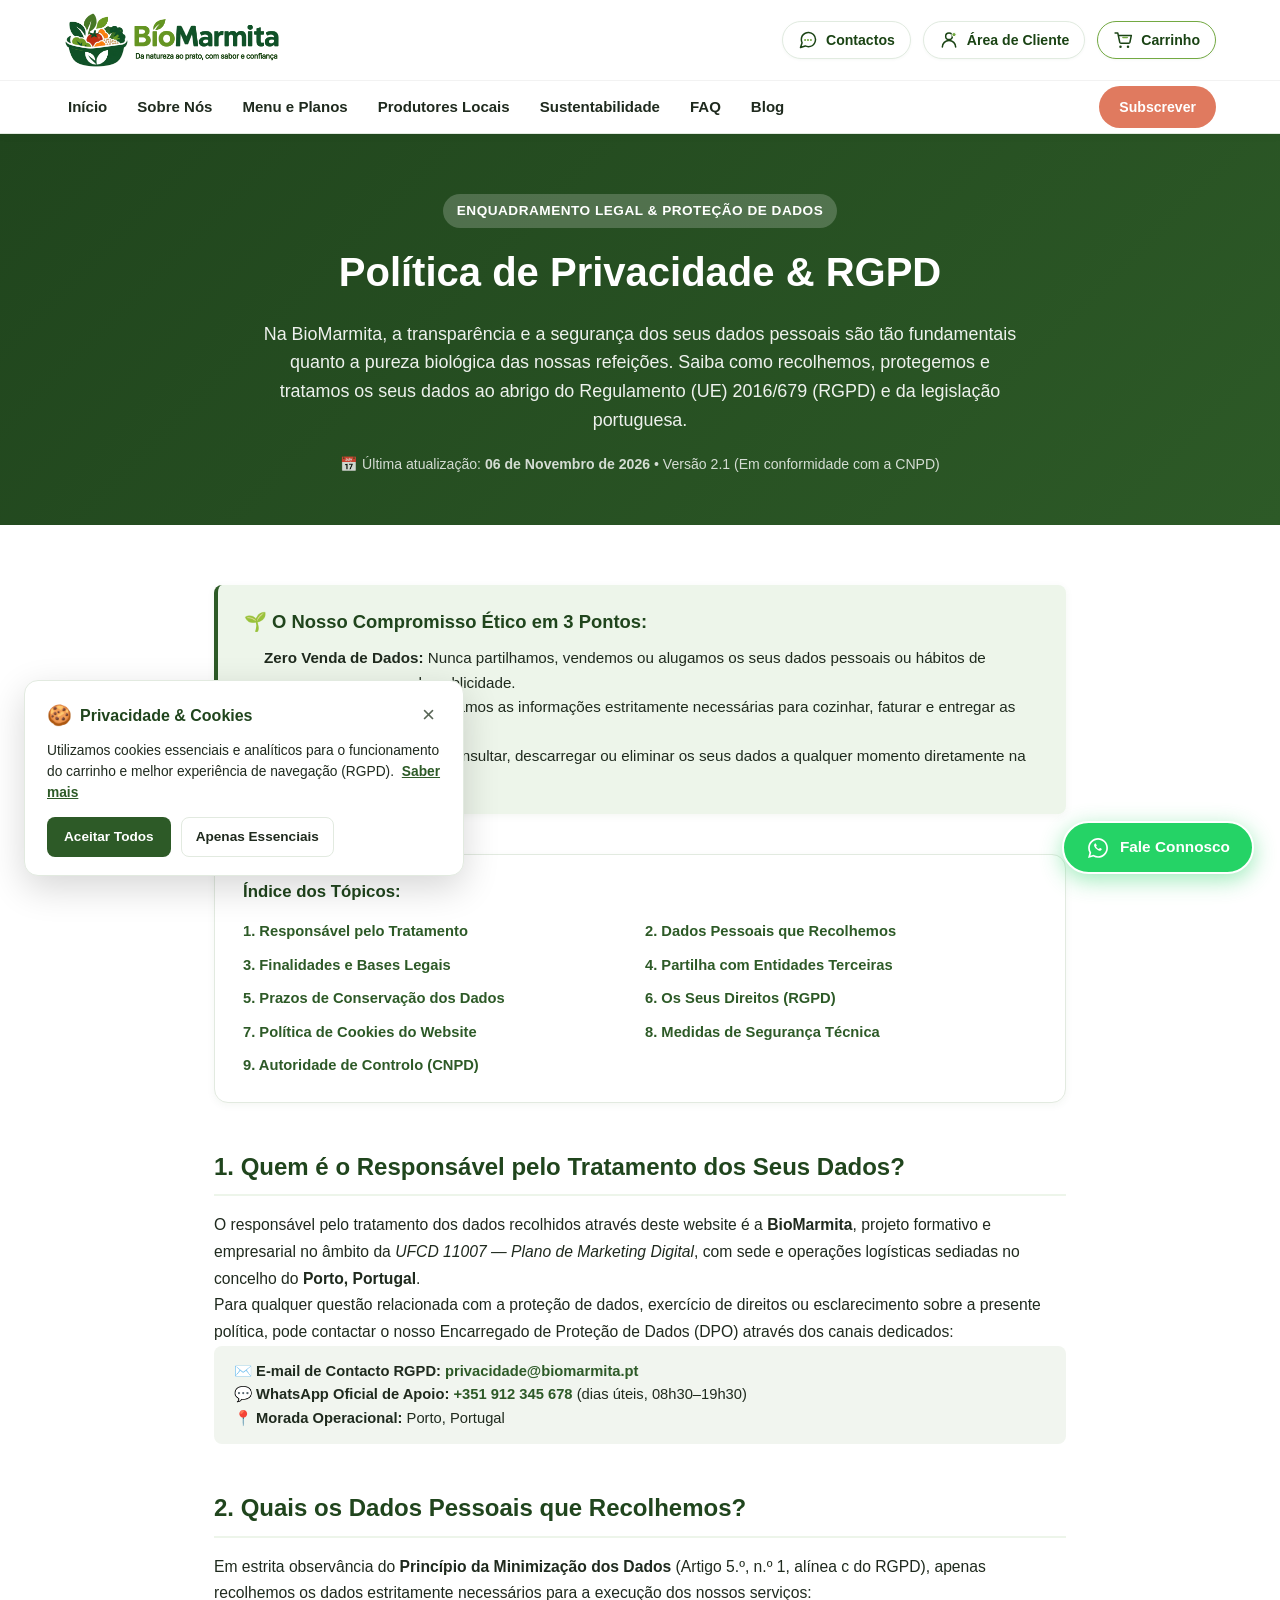
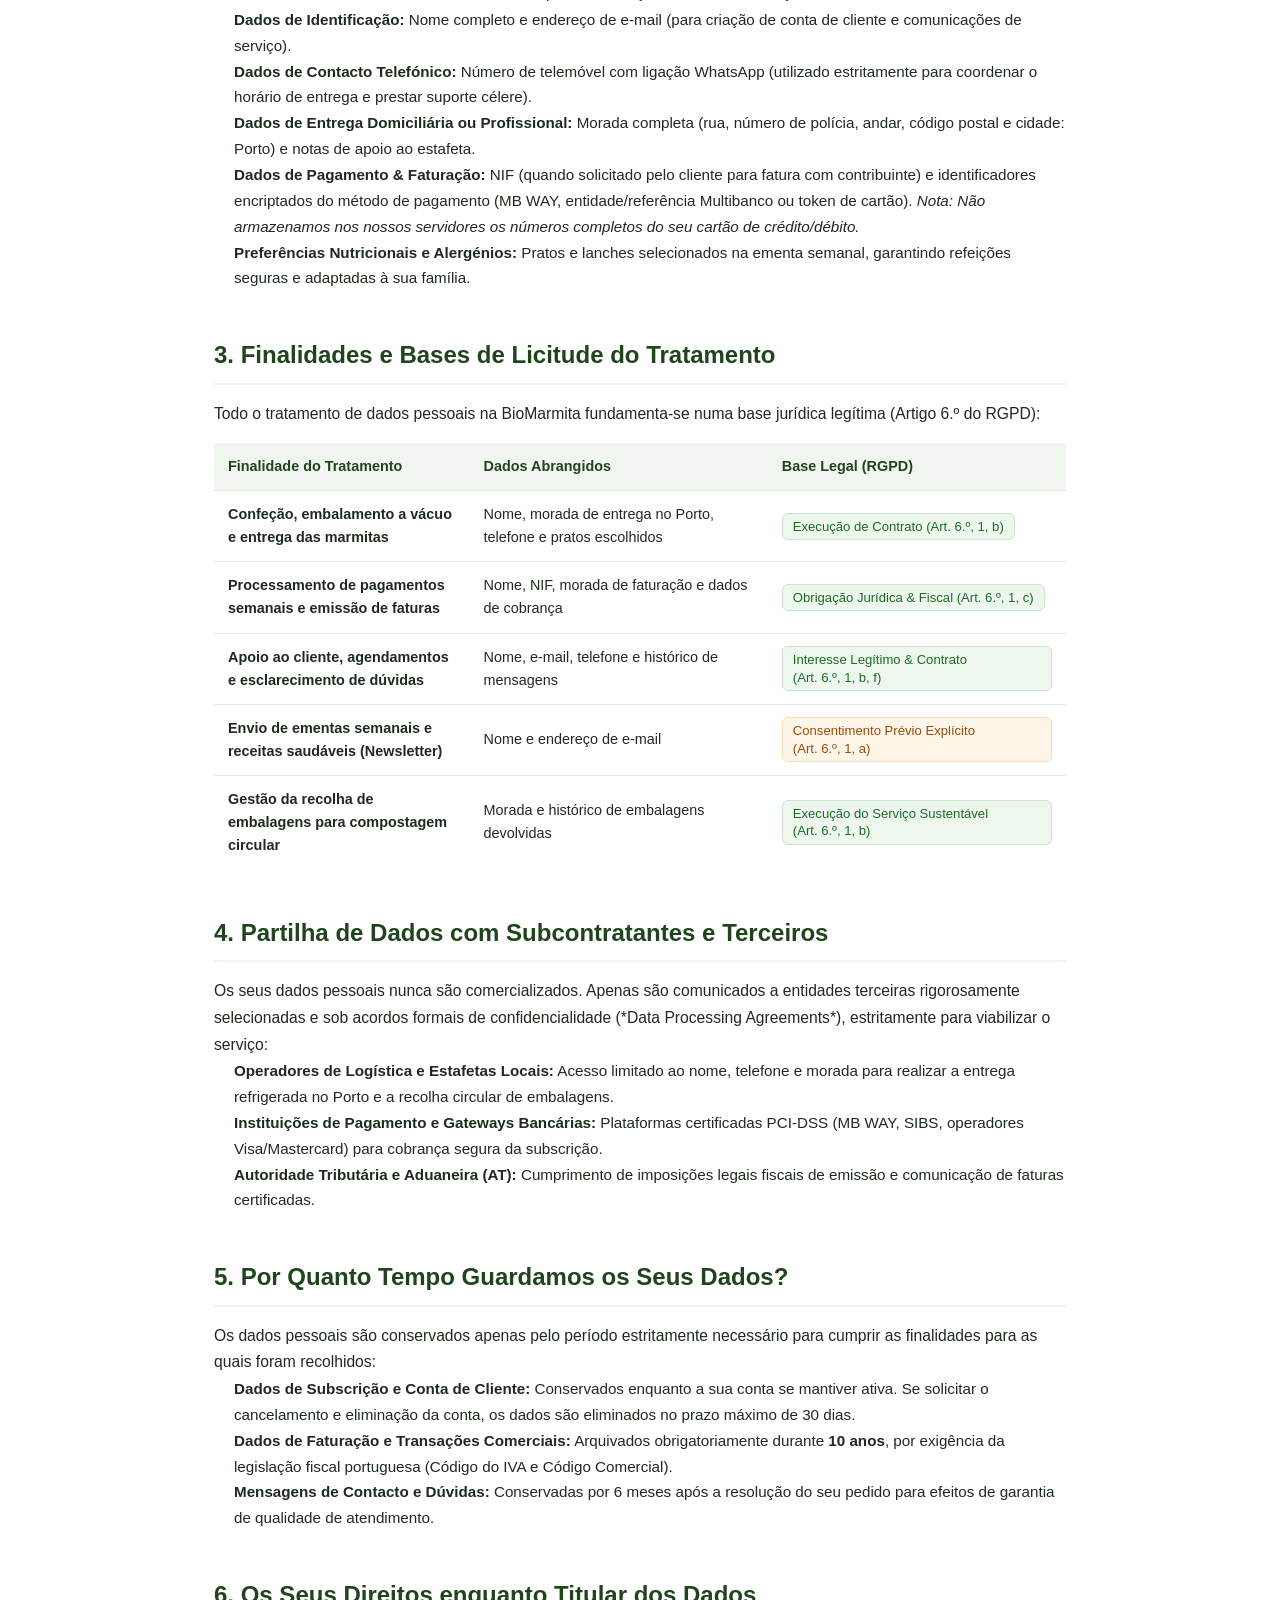
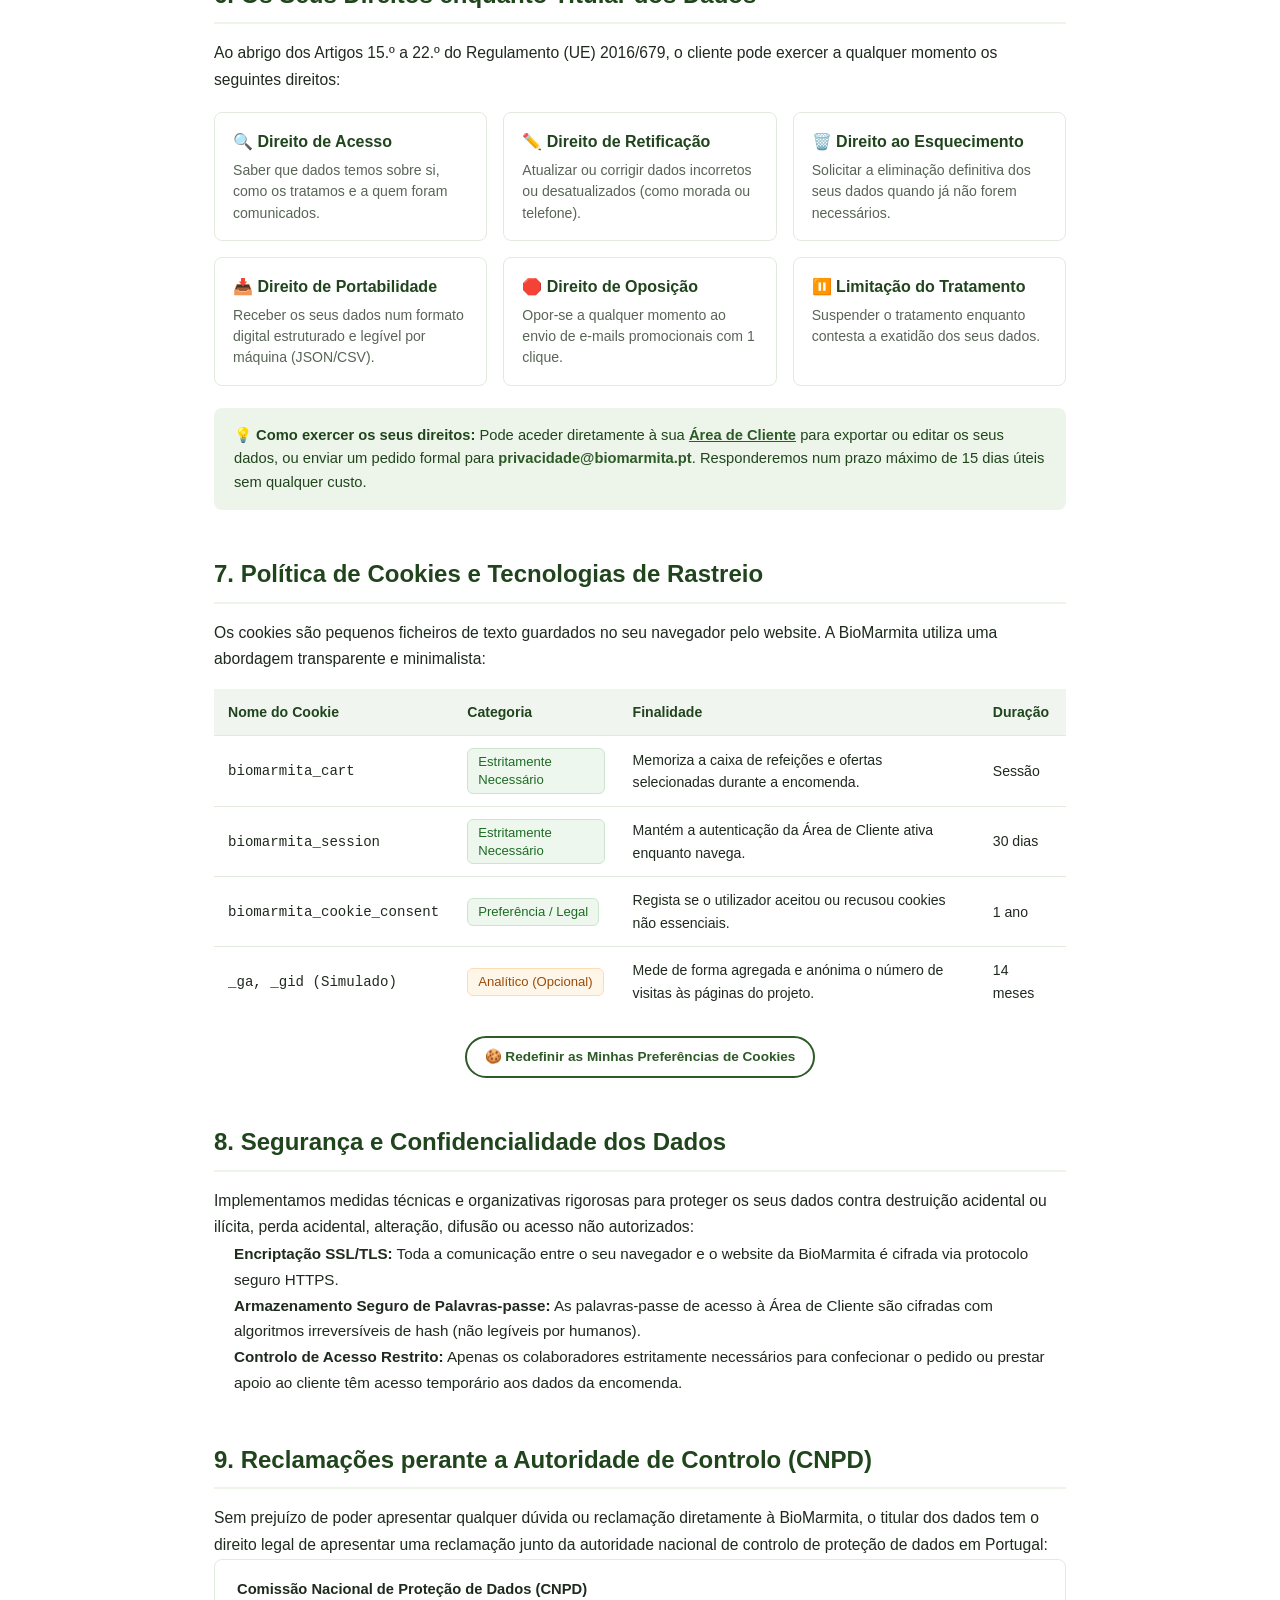
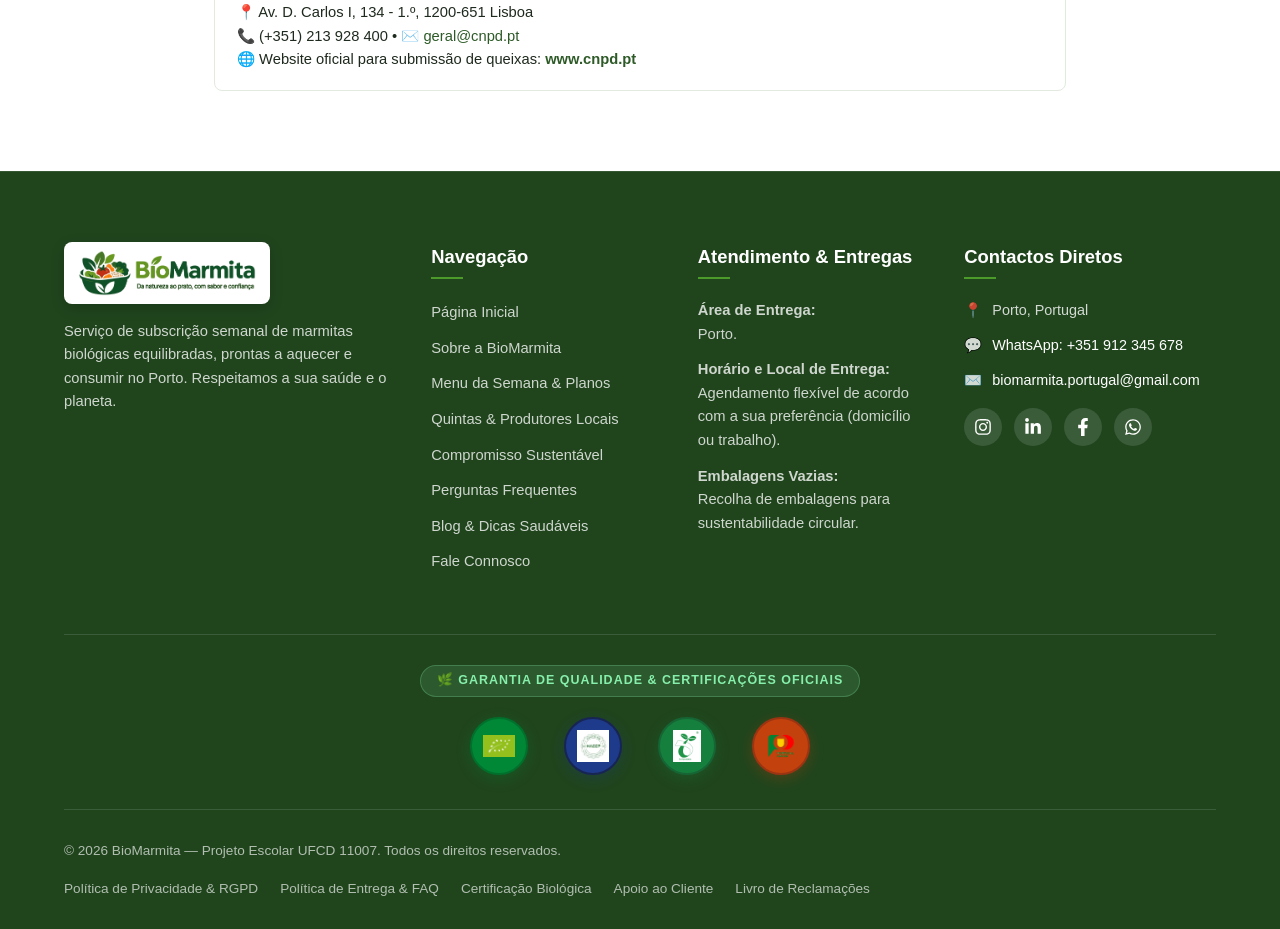
<file: privacidade.html>
<!DOCTYPE html>
<html lang="pt-PT">
<head>
  <meta charset="UTF-8">
  <meta name="viewport" content="width=device-width, initial-scale=1.0">
  <meta name="description" content="Política de Privacidade e Proteção de Dados (RGPD) da BioMarmita: conheça os seus direitos, o tratamento transparente dos seus dados e a nossa política de cookies.">
  <title>Política de Privacidade & RGPD — BioMarmita</title>
  <link rel="stylesheet" href="./css/style.css?v=2.6">
  <style>
    /* Estilo minimalista e refinado para as caixas de Base Legal e Cookies */
    .table-badge, .account-table .badge, .account-table td .badge {
      display: inline-block !important;
      padding: 4px 10px !important;
      font-size: 0.82rem !important;
      font-weight: 500 !important;
      line-height: 1.35 !important;
      text-transform: none !important;
      letter-spacing: normal !important;
      border-radius: 6px !important;
      margin: 0 !important;
      white-space: normal !important;
      box-sizing: border-box !important;
    }
  </style>
</head>
<body>

  <!-- ======================================================================
       CABEÇALHO & BARRA DE NAVEGAÇÃO DE 2 LINHAS
       ====================================================================== -->
  <header class="site-header">
    <!-- Linha 1: Topo (Logo na esquerda e Contactos, Área do Cliente e Carrinho na direita) -->
    <div class="header-top-row">
      <div class="container header-top-container">
        <a href="index.html" class="brand-logo" aria-label="BioMarmita — Da natureza ao prato, com sabor e confiança.">
          <img src="./assets/imagens/logo-biomarmita-horizontal.png" alt="BioMarmita — Da natureza ao prato, com sabor e confiança." class="brand-logo-horizontal">
        </a>

        <div class="header-top-actions">
          <a href="contactos.html" class="header-action-btn" title="Contactos e Apoio ao Cliente">
            <span class="action-icon">
              <svg width="20" height="20" viewBox="0 0 24 24" fill="none" xmlns="http://www.w3.org/2000/svg">
                <path d="M21 11.5a8.38 8.38 0 0 1-.9 3.8 8.5 8.5 0 0 1-7.6 4.7 8.38 8.38 0 0 1-3.8-.9L3 21l1.9-5.7a8.38 8.38 0 0 1-.9-3.8 8.5 8.5 0 0 1 4.7-7.6 8.38 8.38 0 0 1 3.8-.9h.5a8.48 8.48 0 0 1 8 8v.5z" stroke="#1A4314" stroke-width="1.8" stroke-linecap="round" stroke-linejoin="round"/>
                <circle cx="8.5" cy="12" r="1.25" fill="#73A942"/>
                <circle cx="12" cy="12" r="1.25" fill="#73A942"/>
                <circle cx="15.5" cy="12" r="1.25" fill="#73A942"/>
              </svg>
            </span>
            <span class="action-label">Contactos</span>
          </a>
          <a href="area-cliente.html" class="header-action-btn" title="Área de Cliente">
            <span class="action-icon">
              <svg width="20" height="20" viewBox="0 0 24 24" fill="none" xmlns="http://www.w3.org/2000/svg">
                <circle cx="12" cy="7.5" r="4" stroke="#1A4314" stroke-width="1.8"/>
                <path d="M4 20.5a8 8 0 0 1 16 0" stroke="#1A4314" stroke-width="1.8" stroke-linecap="round"/>
                <circle cx="18" cy="5.5" r="2.5" fill="#73A942" stroke="#ffffff" stroke-width="1.2"/>
              </svg>
            </span>
            <span class="action-label">Área de Cliente</span>
          </a>
          <a href="carrinho.html" class="header-action-btn cart-btn" title="Ver Carrinho de Compras">
            <span class="action-icon">
              <svg width="20" height="20" viewBox="0 0 24 24" fill="none" xmlns="http://www.w3.org/2000/svg">
                <circle cx="9" cy="20" r="1.5" fill="#1A4314"/>
                <circle cx="18" cy="20" r="1.5" fill="#1A4314"/>
                <path d="M2.5 3.5h3.2l2.4 11.2a1.5 1.5 0 0 0 1.5 1.1h9.2a1.5 1.5 0 0 0 1.5-1.1L22 6.5H6.5" stroke="#1A4314" stroke-width="1.8" stroke-linecap="round" stroke-linejoin="round"/>
                <path d="M12 9h5" stroke="#73A942" stroke-width="2" stroke-linecap="round"/>
              </svg>
            </span>
            <span class="action-label">Carrinho</span>
          </a>

          <!-- Botão Hambúrguer para ecrãs móveis -->
          <button class="hamburger-btn" id="hamburgerBtn" aria-label="Abrir menu de navegação" aria-expanded="false">
            <svg viewBox="0 0 24 24" fill="none" stroke="#1A4314" stroke-width="2" stroke-linecap="round" stroke-linejoin="round">
              <line x1="3" y1="12" x2="21" y2="12"></line>
              <line x1="3" y1="6" x2="21" y2="6"></line>
              <line x1="3" y1="18" x2="21" y2="18"></line>
            </svg>
          </button>
        </div>
      </div>
    </div>

    <!-- Linha 2: Menu de Navegação com Botão de Subscrição -->
    <div class="header-bottom-row">
      <div class="container header-bottom-container">
        <nav class="nav-menu" id="navMenu">
          <a href="index.html" class="nav-link">Início</a>
          <a href="sobre.html" class="nav-link">Sobre Nós</a>
          <a href="menu.html" class="nav-link">Menu e Planos</a>
          <a href="produtores.html" class="nav-link">Produtores Locais</a>
          <a href="sustentabilidade.html" class="nav-link">Sustentabilidade</a>
          <a href="faq.html" class="nav-link">FAQ</a>
          <a href="blog.html" class="nav-link">Blog</a>
          <a href="contactos.html" class="nav-link nav-mobile-only">Contactos</a>
          <a href="area-cliente.html" class="nav-link nav-mobile-only">Área de Cliente</a>
          <a href="carrinho.html" class="nav-link nav-mobile-only">Carrinho</a>
          <a href="carrinho.html" class="btn btn-accent btn-sm nav-cta">Subscrever</a>
        </nav>
      </div>
    </div>
  </header>

  <main>
    <!-- ======================================================================
         BANNER DE APRESENTAÇÃO
         ====================================================================== -->
    <section class="subpage-hero" style="background: linear-gradient(135deg, var(--color-primary-dark) 0%, var(--color-primary) 100%); color: #ffffff; padding: 60px 0 50px 0;">
      <div class="container text-center">
        <span class="badge" style="background: rgba(255, 255, 255, 0.2); color: #ffffff; margin-bottom: 12px;">Enquadramento Legal &amp; Proteção de Dados</span>
        <h1 style="color: #ffffff; font-size: 2.5rem; margin-bottom: 16px;">Política de Privacidade &amp; RGPD</h1>
        <p style="font-size: 1.12rem; max-width: 760px; margin: 0 auto; opacity: 0.92; line-height: 1.6;">
          Na BioMarmita, a transparência e a segurança dos seus dados pessoais são tão fundamentais quanto a pureza biológica das nossas refeições. Saiba como recolhemos, protegemos e tratamos os seus dados ao abrigo do Regulamento (UE) 2016/679 (RGPD) e da legislação portuguesa.
        </p>
        <p style="font-size: 0.88rem; margin-top: 18px; opacity: 0.8;">
          📅 Última atualização: <strong>06 de Novembro de 2026</strong> • Versão 2.1 (Em conformidade com a CNPD)
        </p>
      </div>
    </section>

    <!-- ======================================================================
         CONTEÚDO PRINCIPAL DA POLÍTICA
         ====================================================================== -->
    <section class="section section-white" style="padding: 60px 0;">
      <div class="container" style="max-width: 900px;">

        <!-- Caixa de Destaque / Resumo Rápido -->
        <div style="background-color: var(--color-primary-soft); border-left: 4px solid var(--color-primary); border-radius: var(--radius-sm); padding: 22px 26px; margin-bottom: 40px; box-shadow: var(--shadow-sm);">
          <h3 style="color: var(--color-primary-dark); font-size: 1.15rem; margin-bottom: 10px;">
            🌱 O Nosso Compromisso Ético em 3 Pontos:
          </h3>
          <ul style="margin: 0; padding-left: 20px; font-size: 0.95rem; color: var(--color-text-main); line-height: 1.6;">
            <li><strong>Zero Venda de Dados:</strong> Nunca partilhamos, vendemos ou alugamos os seus dados pessoais ou hábitos de consumo a empresas de publicidade.</li>
            <li><strong>Minimização:</strong> Apenas solicitamos as informações estritamente necessárias para cozinhar, faturar e entregar as suas marmitas no Porto.</li>
            <li><strong>Controlo Absoluto:</strong> Pode consultar, descarregar ou eliminar os seus dados a qualquer momento diretamente na sua <a href="area-cliente.html" style="color: var(--color-primary); font-weight: 700; text-decoration: underline;">Área de Cliente</a>.</li>
          </ul>
        </div>

        <!-- Índice de Navegação Interna -->
        <div style="background: #ffffff; border: 1px solid var(--color-border); border-radius: var(--radius-md); padding: 24px 28px; margin-bottom: 45px; box-shadow: var(--shadow-sm);">
          <h4 style="color: var(--color-primary-dark); font-size: 1.05rem; margin-bottom: 14px;">Índice dos Tópicos:</h4>
          <div style="display: grid; grid-template-columns: repeat(auto-fit, minmax(260px, 1fr)); gap: 10px; font-size: 0.92rem;">
            <a href="#responsavel" style="color: var(--color-primary); text-decoration: none; font-weight: 600;">1. Responsável pelo Tratamento</a>
            <a href="#dados" style="color: var(--color-primary); text-decoration: none; font-weight: 600;">2. Dados Pessoais que Recolhemos</a>
            <a href="#finalidades" style="color: var(--color-primary); text-decoration: none; font-weight: 600;">3. Finalidades e Bases Legais</a>
            <a href="#partilha" style="color: var(--color-primary); text-decoration: none; font-weight: 600;">4. Partilha com Entidades Terceiras</a>
            <a href="#conservacao" style="color: var(--color-primary); text-decoration: none; font-weight: 600;">5. Prazos de Conservação dos Dados</a>
            <a href="#direitos" style="color: var(--color-primary); text-decoration: none; font-weight: 600;">6. Os Seus Direitos (RGPD)</a>
            <a href="#cookies" style="color: var(--color-primary); text-decoration: none; font-weight: 600;">7. Política de Cookies do Website</a>
            <a href="#seguranca" style="color: var(--color-primary); text-decoration: none; font-weight: 600;">8. Medidas de Segurança Técnica</a>
            <a href="#autoridade" style="color: var(--color-primary); text-decoration: none; font-weight: 600;">9. Autoridade de Controlo (CNPD)</a>
          </div>
        </div>

        <!-- Artigo 1 -->
        <article id="responsavel" style="margin-bottom: 45px; scroll-margin-top: 100px;">
          <h2 style="font-size: 1.5rem; color: var(--color-primary-dark); border-bottom: 2px solid var(--color-primary-soft); padding-bottom: 8px; margin-bottom: 16px;">
            1. Quem é o Responsável pelo Tratamento dos Seus Dados?
          </h2>
          <p style="font-size: 0.98rem; color: var(--color-text-main); line-height: 1.7;">
            O responsável pelo tratamento dos dados recolhidos através deste website é a <strong>BioMarmita</strong>, projeto formativo e empresarial no âmbito da <em>UFCD 11007 — Plano de Marketing Digital</em>, com sede e operações logísticas sediadas no concelho do <strong>Porto, Portugal</strong>.
          </p>
          <p style="font-size: 0.98rem; color: var(--color-text-main); line-height: 1.7;">
            Para qualquer questão relacionada com a proteção de dados, exercício de direitos ou esclarecimento sobre a presente política, pode contactar o nosso Encarregado de Proteção de Dados (DPO) através dos canais dedicados:
          </p>
          <div style="background: var(--color-bg-alt); padding: 14px 20px; border-radius: var(--radius-sm); font-size: 0.92rem; line-height: 1.6;">
            <strong>✉️ E-mail de Contacto RGPD:</strong> <a href="mailto:privacidade@biomarmita.pt" style="color: var(--color-primary); font-weight: 600;">privacidade@biomarmita.pt</a><br>
            <strong>💬 WhatsApp Oficial de Apoio:</strong> <a href="https://wa.me/351912345678" target="_blank" style="color: var(--color-primary); font-weight: 600;">+351 912 345 678</a> (dias úteis, 08h30–19h30)<br>
            <strong>📍 Morada Operacional:</strong> Porto, Portugal
          </div>
        </article>

        <!-- Artigo 2 -->
        <article id="dados" style="margin-bottom: 45px; scroll-margin-top: 100px;">
          <h2 style="font-size: 1.5rem; color: var(--color-primary-dark); border-bottom: 2px solid var(--color-primary-soft); padding-bottom: 8px; margin-bottom: 16px;">
            2. Quais os Dados Pessoais que Recolhemos?
          </h2>
          <p style="font-size: 0.98rem; color: var(--color-text-main); line-height: 1.7;">
            Em estrita observância do <strong>Princípio da Minimização dos Dados</strong> (Artigo 5.º, n.º 1, alínea c do RGPD), apenas recolhemos os dados estritamente necessários para a execução dos nossos serviços:
          </p>
          <ul style="padding-left: 20px; font-size: 0.95rem; color: var(--color-text-main); line-height: 1.7;">
            <li><strong>Dados de Identificação:</strong> Nome completo e endereço de e-mail (para criação de conta de cliente e comunicações de serviço).</li>
            <li><strong>Dados de Contacto Telefónico:</strong> Número de telemóvel com ligação WhatsApp (utilizado estritamente para coordenar o horário de entrega e prestar suporte célere).</li>
            <li><strong>Dados de Entrega Domiciliária ou Profissional:</strong> Morada completa (rua, número de polícia, andar, código postal e cidade: Porto) e notas de apoio ao estafeta.</li>
            <li><strong>Dados de Pagamento &amp; Faturação:</strong> NIF (quando solicitado pelo cliente para fatura com contribuinte) e identificadores encriptados do método de pagamento (MB WAY, entidade/referência Multibanco ou token de cartão). <em>Nota: Não armazenamos nos nossos servidores os números completos do seu cartão de crédito/débito.</em></li>
            <li><strong>Preferências Nutricionais e Alergénios:</strong> Pratos e lanches selecionados na ementa semanal, garantindo refeições seguras e adaptadas à sua família.</li>
          </ul>
        </article>

        <!-- Artigo 3 -->
        <article id="finalidades" style="margin-bottom: 45px; scroll-margin-top: 100px;">
          <h2 style="font-size: 1.5rem; color: var(--color-primary-dark); border-bottom: 2px solid var(--color-primary-soft); padding-bottom: 8px; margin-bottom: 16px;">
            3. Finalidades e Bases de Licitude do Tratamento
          </h2>
          <p style="font-size: 0.98rem; color: var(--color-text-main); line-height: 1.7;">
            Todo o tratamento de dados pessoais na BioMarmita fundamenta-se numa base jurídica legítima (Artigo 6.º do RGPD):
          </p>
          <div class="table-scroll-hint">
            <span>👈 Deslize para os lados para ver a tabela completa 👉</span>
          </div>
          <div style="overflow-x: auto; margin-top: 16px;">
            <table class="account-table" style="font-size: 0.9rem;">
              <thead>
                <tr>
                  <th style="width: 30%;">Finalidade do Tratamento</th>
                  <th style="width: 35%;">Dados Abrangidos</th>
                  <th style="width: 35%;">Base Legal (RGPD)</th>
                </tr>
              </thead>
              <tbody>
                <tr>
                  <td><strong>Confeção, embalamento a vácuo e entrega das marmitas</strong></td>
                  <td>Nome, morada de entrega no Porto, telefone e pratos escolhidos</td>
                  <td><span class="table-badge badge-soft-green">Execução de Contrato (Art.&nbsp;6.º,&nbsp;1,&nbsp;b)</span></td>
                </tr>
                <tr>
                  <td><strong>Processamento de pagamentos semanais e emissão de faturas</strong></td>
                  <td>Nome, NIF, morada de faturação e dados de cobrança</td>
                  <td><span class="table-badge badge-soft-green">Obrigação Jurídica &amp; Fiscal (Art.&nbsp;6.º,&nbsp;1,&nbsp;c)</span></td>
                </tr>
                <tr>
                  <td><strong>Apoio ao cliente, agendamentos e esclarecimento de dúvidas</strong></td>
                  <td>Nome, e-mail, telefone e histórico de mensagens</td>
                  <td><span class="table-badge badge-soft-green">Interesse Legítimo &amp; Contrato (Art.&nbsp;6.º,&nbsp;1,&nbsp;b,&nbsp;f)</span></td>
                </tr>
                <tr>
                  <td><strong>Envio de ementas semanais e receitas saudáveis (Newsletter)</strong></td>
                  <td>Nome e endereço de e-mail</td>
                  <td><span class="table-badge badge-soft-amber">Consentimento Prévio Explícito (Art.&nbsp;6.º,&nbsp;1,&nbsp;a)</span></td>
                </tr>
                <tr>
                  <td><strong>Gestão da recolha de embalagens para compostagem circular</strong></td>
                  <td>Morada e histórico de embalagens devolvidas</td>
                  <td><span class="table-badge badge-soft-green">Execução do Serviço Sustentável (Art.&nbsp;6.º,&nbsp;1,&nbsp;b)</span></td>
                </tr>
              </tbody>
            </table>
          </div>
        </article>

        <!-- Artigo 4 -->
        <article id="partilha" style="margin-bottom: 45px; scroll-margin-top: 100px;">
          <h2 style="font-size: 1.5rem; color: var(--color-primary-dark); border-bottom: 2px solid var(--color-primary-soft); padding-bottom: 8px; margin-bottom: 16px;">
            4. Partilha de Dados com Subcontratantes e Terceiros
          </h2>
          <p style="font-size: 0.98rem; color: var(--color-text-main); line-height: 1.7;">
            Os seus dados pessoais nunca são comercializados. Apenas são comunicados a entidades terceiras rigorosamente selecionadas e sob acordos formais de confidencialidade (*Data Processing Agreements*), estritamente para viabilizar o serviço:
          </p>
          <ul style="padding-left: 20px; font-size: 0.95rem; color: var(--color-text-main); line-height: 1.7;">
            <li><strong>Operadores de Logística e Estafetas Locais:</strong> Acesso limitado ao nome, telefone e morada para realizar a entrega refrigerada no Porto e a recolha circular de embalagens.</li>
            <li><strong>Instituições de Pagamento e Gateways Bancárias:</strong> Plataformas certificadas PCI-DSS (MB WAY, SIBS, operadores Visa/Mastercard) para cobrança segura da subscrição.</li>
            <li><strong>Autoridade Tributária e Aduaneira (AT):</strong> Cumprimento de imposições legais fiscais de emissão e comunicação de faturas certificadas.</li>
          </ul>
        </article>

        <!-- Artigo 5 -->
        <article id="conservacao" style="margin-bottom: 45px; scroll-margin-top: 100px;">
          <h2 style="font-size: 1.5rem; color: var(--color-primary-dark); border-bottom: 2px solid var(--color-primary-soft); padding-bottom: 8px; margin-bottom: 16px;">
            5. Por Quanto Tempo Guardamos os Seus Dados?
          </h2>
          <p style="font-size: 0.98rem; color: var(--color-text-main); line-height: 1.7;">
            Os dados pessoais são conservados apenas pelo período estritamente necessário para cumprir as finalidades para as quais foram recolhidos:
          </p>
          <ul style="padding-left: 20px; font-size: 0.95rem; color: var(--color-text-main); line-height: 1.7;">
            <li><strong>Dados de Subscrição e Conta de Cliente:</strong> Conservados enquanto a sua conta se mantiver ativa. Se solicitar o cancelamento e eliminação da conta, os dados são eliminados no prazo máximo de 30 dias.</li>
            <li><strong>Dados de Faturação e Transações Comerciais:</strong> Arquivados obrigatoriamente durante <strong>10 anos</strong>, por exigência da legislação fiscal portuguesa (Código do IVA e Código Comercial).</li>
            <li><strong>Mensagens de Contacto e Dúvidas:</strong> Conservadas por 6 meses após a resolução do seu pedido para efeitos de garantia de qualidade de atendimento.</li>
          </ul>
        </article>

        <!-- Artigo 6 -->
        <article id="direitos" style="margin-bottom: 45px; scroll-margin-top: 100px;">
          <h2 style="font-size: 1.5rem; color: var(--color-primary-dark); border-bottom: 2px solid var(--color-primary-soft); padding-bottom: 8px; margin-bottom: 16px;">
            6. Os Seus Direitos enquanto Titular dos Dados
          </h2>
          <p style="font-size: 0.98rem; color: var(--color-text-main); line-height: 1.7;">
            Ao abrigo dos Artigos 15.º a 22.º do Regulamento (UE) 2016/679, o cliente pode exercer a qualquer momento os seguintes direitos:
          </p>

          <div style="display: grid; grid-template-columns: repeat(auto-fit, minmax(260px, 1fr)); gap: 16px; margin-top: 18px;">
            <div style="background: #ffffff; border: 1px solid var(--color-border); border-radius: var(--radius-sm); padding: 16px 18px;">
              <strong style="color: var(--color-primary-dark); display: block; margin-bottom: 6px;">🔍 Direito de Acesso</strong>
              <p style="font-size: 0.88rem; color: var(--color-text-muted); margin: 0; line-height: 1.5;">Saber que dados temos sobre si, como os tratamos e a quem foram comunicados.</p>
            </div>
            <div style="background: #ffffff; border: 1px solid var(--color-border); border-radius: var(--radius-sm); padding: 16px 18px;">
              <strong style="color: var(--color-primary-dark); display: block; margin-bottom: 6px;">✏️ Direito de Retificação</strong>
              <p style="font-size: 0.88rem; color: var(--color-text-muted); margin: 0; line-height: 1.5;">Atualizar ou corrigir dados incorretos ou desatualizados (como morada ou telefone).</p>
            </div>
            <div style="background: #ffffff; border: 1px solid var(--color-border); border-radius: var(--radius-sm); padding: 16px 18px;">
              <strong style="color: var(--color-primary-dark); display: block; margin-bottom: 6px;">🗑️ Direito ao Esquecimento</strong>
              <p style="font-size: 0.88rem; color: var(--color-text-muted); margin: 0; line-height: 1.5;">Solicitar a eliminação definitiva dos seus dados quando já não forem necessários.</p>
            </div>
            <div style="background: #ffffff; border: 1px solid var(--color-border); border-radius: var(--radius-sm); padding: 16px 18px;">
              <strong style="color: var(--color-primary-dark); display: block; margin-bottom: 6px;">📥 Direito de Portabilidade</strong>
              <p style="font-size: 0.88rem; color: var(--color-text-muted); margin: 0; line-height: 1.5;">Receber os seus dados num formato digital estruturado e legível por máquina (JSON/CSV).</p>
            </div>
            <div style="background: #ffffff; border: 1px solid var(--color-border); border-radius: var(--radius-sm); padding: 16px 18px;">
              <strong style="color: var(--color-primary-dark); display: block; margin-bottom: 6px;">🛑 Direito de Oposição</strong>
              <p style="font-size: 0.88rem; color: var(--color-text-muted); margin: 0; line-height: 1.5;">Opor-se a qualquer momento ao envio de e-mails promocionais com 1 clique.</p>
            </div>
            <div style="background: #ffffff; border: 1px solid var(--color-border); border-radius: var(--radius-sm); padding: 16px 18px;">
              <strong style="color: var(--color-primary-dark); display: block; margin-bottom: 6px;">⏸️ Limitação do Tratamento</strong>
              <p style="font-size: 0.88rem; color: var(--color-text-muted); margin: 0; line-height: 1.5;">Suspender o tratamento enquanto contesta a exatidão dos seus dados.</p>
            </div>
          </div>

          <div style="margin-top: 22px; background: var(--color-primary-soft); padding: 16px 20px; border-radius: var(--radius-sm); font-size: 0.92rem; color: var(--color-primary-dark);">
            💡 <strong>Como exercer os seus direitos:</strong> Pode aceder diretamente à sua <a href="area-cliente.html" style="font-weight: 700; color: var(--color-primary); text-decoration: underline;">Área de Cliente</a> para exportar ou editar os seus dados, ou enviar um pedido formal para <a href="mailto:privacidade@biomarmita.pt" style="font-weight: 700; color: var(--color-primary);">privacidade@biomarmita.pt</a>. Responderemos num prazo máximo de 15 dias úteis sem qualquer custo.
          </div>
        </article>

        <!-- Artigo 7 -->
        <article id="cookies" style="margin-bottom: 45px; scroll-margin-top: 100px;">
          <h2 style="font-size: 1.5rem; color: var(--color-primary-dark); border-bottom: 2px solid var(--color-primary-soft); padding-bottom: 8px; margin-bottom: 16px;">
            7. Política de Cookies e Tecnologias de Rastreio
          </h2>
          <p style="font-size: 0.98rem; color: var(--color-text-main); line-height: 1.7;">
            Os cookies são pequenos ficheiros de texto guardados no seu navegador pelo website. A BioMarmita utiliza uma abordagem transparente e minimalista:
          </p>

          <div class="table-scroll-hint">
            <span>👈 Deslize para os lados para ver a tabela completa 👉</span>
          </div>
          <div style="overflow-x: auto; margin-top: 16px;">
            <table class="account-table" style="font-size: 0.88rem;">
              <thead>
                <tr>
                  <th>Nome do Cookie</th>
                  <th>Categoria</th>
                  <th>Finalidade</th>
                  <th>Duração</th>
                </tr>
              </thead>
              <tbody>
                <tr>
                  <td><code>biomarmita_cart</code></td>
                  <td><span class="table-badge badge-soft-green">Estritamente Necessário</span></td>
                  <td>Memoriza a caixa de refeições e ofertas selecionadas durante a encomenda.</td>
                  <td>Sessão</td>
                </tr>
                <tr>
                  <td><code>biomarmita_session</code></td>
                  <td><span class="table-badge badge-soft-green">Estritamente Necessário</span></td>
                  <td>Mantém a autenticação da Área de Cliente ativa enquanto navega.</td>
                  <td>30 dias</td>
                </tr>
                <tr>
                  <td><code>biomarmita_cookie_consent</code></td>
                  <td><span class="table-badge badge-soft-green">Preferência / Legal</span></td>
                  <td>Regista se o utilizador aceitou ou recusou cookies não essenciais.</td>
                  <td>1 ano</td>
                </tr>
                <tr>
                  <td><code>_ga, _gid (Simulado)</code></td>
                  <td><span class="table-badge badge-soft-amber">Analítico (Opcional)</span></td>
                  <td>Mede de forma agregada e anónima o número de visitas às páginas do projeto.</td>
                  <td>14 meses</td>
                </tr>
              </tbody>
            </table>
          </div>

          <div style="margin-top: 20px; text-align: center;">
            <button type="button" id="btnResetCookies" class="btn btn-outline btn-sm" style="font-size: 0.85rem;">
              🍪 Redefinir as Minhas Preferências de Cookies
            </button>
            <span id="resetCookieMsg" style="display: block; font-size: 0.82rem; color: var(--color-primary); margin-top: 8px;"></span>
          </div>
        </article>

        <!-- Artigo 8 -->
        <article id="seguranca" style="margin-bottom: 45px; scroll-margin-top: 100px;">
          <h2 style="font-size: 1.5rem; color: var(--color-primary-dark); border-bottom: 2px solid var(--color-primary-soft); padding-bottom: 8px; margin-bottom: 16px;">
            8. Segurança e Confidencialidade dos Dados
          </h2>
          <p style="font-size: 0.98rem; color: var(--color-text-main); line-height: 1.7;">
            Implementamos medidas técnicas e organizativas rigorosas para proteger os seus dados contra destruição acidental ou ilícita, perda acidental, alteração, difusão ou acesso não autorizados:
          </p>
          <ul style="padding-left: 20px; font-size: 0.95rem; color: var(--color-text-main); line-height: 1.7;">
            <li><strong>Encriptação SSL/TLS:</strong> Toda a comunicação entre o seu navegador e o website da BioMarmita é cifrada via protocolo seguro HTTPS.</li>
            <li><strong>Armazenamento Seguro de Palavras-passe:</strong> As palavras-passe de acesso à Área de Cliente são cifradas com algoritmos irreversíveis de hash (não legíveis por humanos).</li>
            <li><strong>Controlo de Acesso Restrito:</strong> Apenas os colaboradores estritamente necessários para confecionar o pedido ou prestar apoio ao cliente têm acesso temporário aos dados da encomenda.</li>
          </ul>
        </article>

        <!-- Artigo 9 -->
        <article id="autoridade" style="margin-bottom: 20px; scroll-margin-top: 100px;">
          <h2 style="font-size: 1.5rem; color: var(--color-primary-dark); border-bottom: 2px solid var(--color-primary-soft); padding-bottom: 8px; margin-bottom: 16px;">
            9. Reclamações perante a Autoridade de Controlo (CNPD)
          </h2>
          <p style="font-size: 0.98rem; color: var(--color-text-main); line-height: 1.7;">
            Sem prejuízo de poder apresentar qualquer dúvida ou reclamação diretamente à BioMarmita, o titular dos dados tem o direito legal de apresentar uma reclamação junto da autoridade nacional de controlo de proteção de dados em Portugal:
          </p>
          <div style="background: #ffffff; border: 1px solid var(--color-border); border-radius: var(--radius-sm); padding: 18px 22px; font-size: 0.92rem; line-height: 1.6;">
            <strong>Comissão Nacional de Proteção de Dados (CNPD)</strong><br>
            📍 Av. D. Carlos I, 134 - 1.º, 1200-651 Lisboa<br>
            📞 (+351) 213 928 400 • ✉️ <a href="mailto:geral@cnpd.pt" style="color: var(--color-primary);">geral@cnpd.pt</a><br>
            🌐 Website oficial para submissão de queixas: <a href="https://www.cnpd.pt" target="_blank" rel="noopener noreferrer" style="color: var(--color-primary); font-weight: 700;">www.cnpd.pt</a>
          </div>
        </article>

      </div>
    </section>
  </main>

  <!-- ======================================================================
       RODAPÉ CORPORATIVO UNIFICADO
       ====================================================================== -->
  <footer class="site-footer">
    <div class="container">
      <div class="footer-grid">
        <div class="footer-col footer-about">
          <a href="index.html" class="footer-brand-logo" aria-label="BioMarmita — Da natureza ao prato, com sabor e confiança.">
            <img src="./assets/imagens/logo-biomarmita-horizontal.png" alt="BioMarmita — Da natureza ao prato, com sabor e confiança." class="footer-brand-logo-img">
          </a>
          <p>
            Serviço de subscrição semanal de marmitas biológicas equilibradas, prontas a aquecer e consumir no Porto. Respeitamos a sua saúde e o planeta.
          </p>
        </div>

        <div class="footer-col">
          <h4>Navegação</h4>
          <ul class="footer-links">
            <li><a href="index.html">Página Inicial</a></li>
            <li><a href="sobre.html">Sobre a BioMarmita</a></li>
            <li><a href="menu.html">Menu da Semana & Planos</a></li>
            <li><a href="produtores.html">Quintas & Produtores Locais</a></li>
            <li><a href="sustentabilidade.html">Compromisso Sustentável</a></li>
            <li><a href="faq.html">Perguntas Frequentes</a></li>
            <li><a href="blog.html">Blog & Dicas Saudáveis</a></li>
            <li><a href="contactos.html">Fale Connosco</a></li>
          </ul>
        </div>

        <div class="footer-col">
          <h4>Atendimento & Entregas</h4>
          <p style="font-size: 0.92rem; color: rgba(255,255,255,0.78); margin-bottom: 12px;">
            <strong>Área de Entrega:</strong><br>
            Porto.
          </p>
          <p style="font-size: 0.92rem; color: rgba(255,255,255,0.78); margin-bottom: 12px;">
            <strong>Horário e Local de Entrega:</strong><br>
            Agendamento flexível de acordo com a sua preferência (domicílio ou trabalho).
          </p>
          <p style="font-size: 0.92rem; color: rgba(255,255,255,0.78);">
            <strong>Embalagens Vazias:</strong><br>
            Recolha de embalagens para sustentabilidade circular.
          </p>
        </div>

        <div class="footer-col">
          <h4>Contactos Diretos</h4>
          <div class="footer-contact-item">
            <span>📍</span>
            <span>Porto, Portugal</span>
          </div>
          <div class="footer-contact-item">
            <span>💬</span>
            <a href="https://wa.me/351912345678" target="_blank" style="color: #ffffff;">WhatsApp: +351 912 345 678</a>
          </div>
          <div class="footer-contact-item">
            <span>✉️</span>
            <a href="mailto:biomarmita.portugal@gmail.com" style="color: #ffffff;">biomarmita.portugal@gmail.com</a>
          </div>
          <div class="footer-social-links">
            <a href="https://instagram.com/biomarmita.portugal" target="_blank" rel="noopener noreferrer" class="social-btn social-instagram" aria-label="Instagram">
              <svg viewBox="0 0 448 512" width="18" height="18" fill="currentColor" aria-hidden="true"><path d="M224.1 141c-63.6 0-114.9 51.3-114.9 114.9s51.3 114.9 114.9 114.9S339 319.5 339 255.9 287.7 141 224.1 141zm0 189.6c-41.1 0-74.7-33.5-74.7-74.7s33.5-74.7 74.7-74.7 74.7 33.5 74.7 74.7-33.6 74.7-74.7 74.7zm146.4-194.3c0 14.9-12 26.8-26.8 26.8-14.9 0-26.8-12-26.8-26.8s12-26.8 26.8-26.8 26.8 12 26.8 26.8zm76.1 27.2c-1.7-35.9-9.9-67.7-36.2-93.9-26.2-26.2-58-34.4-93.9-36.2-37-2.1-147.9-2.1-184.9 0-35.8 1.7-67.6 9.9-93.9 36.1s-34.4 58-36.2 93.9c-2.1 37-2.1 147.9 0 184.9 1.7 35.9 9.9 67.7 36.2 93.9s58 34.4 93.9 36.2c37 2.1 147.9 2.1 184.9 0 35.9-1.7 67.7-9.9 93.9-36.2 26.2-26.2 34.4-58 36.2-93.9 2.1-37 2.1-147.8 0-184.8zM398.8 388c-7.8 19.6-22.9 34.7-42.6 42.6-29.5 11.7-99.5 9-132.1 9s-102.7 2.6-132.1-9c-19.6-7.8-34.7-22.9-42.6-42.6-11.7-29.5-9-99.5-9-132.1s-2.6-102.7 9-132.1c7.8-19.6 22.9-34.7 42.6-42.6 29.5-11.7 99.5-9 132.1-9s102.7-2.6 132.1 9c19.6 7.8 34.7 22.9 42.6 42.6 11.7 29.5 9 99.5 9 132.1s2.7 102.7-9 132.1z"/></svg>
            </a>
            <a href="https://linkedin.com" target="_blank" rel="noopener noreferrer" class="social-btn social-linkedin" aria-label="LinkedIn">
              <svg viewBox="0 0 448 512" width="18" height="18" fill="currentColor" aria-hidden="true"><path d="M100.28 448H7.4V148.9h92.88zM53.79 108.1C24.09 108.1 0 83.5 0 53.8a53.79 53.79 0 0 1 107.58 0c0 29.7-24.1 54.3-53.79 54.3zM447.9 448h-92.68V302.4c0-34.7-.7-79.2-48.29-79.2-48.29 0-55.69 37.7-55.69 76.7V448h-92.78V148.9h89.08v40.8h1.3c12.4-23.5 42.69-48.3 87.88-48.3 94 0 111.28 61.9 111.28 142.3V448z"/></svg>
            </a>
            <a href="https://facebook.com" target="_blank" rel="noopener noreferrer" class="social-btn social-facebook" aria-label="Facebook">
              <svg viewBox="0 0 320 512" width="18" height="18" fill="currentColor" aria-hidden="true"><path d="M279.14 288l14.22-92.66h-88.91v-60.13c0-25.35 12.42-50.06 52.24-50.06h40.42V6.26S260.43 0 225.36 0c-73.22 0-121.08 44.38-121.08 124.72v70.62H22.89V288h81.39v224h100.17V288z"/></svg>
            </a>
            <a href="https://wa.me/351912345678" target="_blank" rel="noopener noreferrer" class="social-btn social-whatsapp" aria-label="WhatsApp">
              <svg viewBox="0 0 448 512" width="18" height="18" fill="currentColor" aria-hidden="true"><path d="M380.9 97.1C339 55.1 283.2 32 223.9 32c-122.4 0-222 99.6-222 222 0 39.1 10.2 77.3 29.6 111L0 480l117.7-30.9c32.4 17.7 68.9 27 106.1 27h.1c122.3 0 224.1-99.6 224.1-222 0-59.3-25.2-115-67.1-157zm-157 341.6c-33.2 0-65.7-8.9-94-25.7l-6.7-4-69.8 18.3L72 359.2l-4.4-7c-18.5-29.4-28.2-63.3-28.2-98.2 0-101.7 82.8-184.5 184.6-184.5 49.3 0 95.6 19.2 130.4 54.1 34.8 34.9 56.2 81.2 56.1 130.5 0 101.8-84.9 184.6-186.6 184.6zm101.2-138.2c-5.5-2.8-32.8-16.2-37.9-18-5.1-1.9-8.8-2.8-12.5 2.8-3.7 5.6-14.3 18-17.6 21.8-3.2 3.7-6.5 4.2-12 1.4-32.6-16.3-54-29.1-75.5-66-5.7-9.8 5.7-9.1 16.3-30.3 1.8-3.7.9-6.9-.5-9.7-1.4-2.8-12.5-30.1-17.1-41.2-4.5-10.8-9.1-9.3-12.5-9.5-3.2-.2-6.9-.2-10.6-.2-3.7 0-9.7 1.4-14.8 6.9-5.1 5.6-19.4 19-19.4 46.3 0 27.3 19.9 53.7 22.6 57.4 2.8 3.7 39.1 59.7 94.8 83.8 35.2 15.2 49 16.5 66.6 13.9 10.7-1.6 32.8-13.4 37.4-26.4 4.6-13 4.6-24.1 3.2-26.4-1.3-2.5-5-3.9-10.5-6.6z"/></svg>
            </a>
          </div>
        </div>
      </div>

      <!-- Barra de Certificações Oficiais no Rodapé -->
      <div class="footer-certifications-bar">
        <div class="footer-cert-header">
          <span>🌿 Garantia de Qualidade &amp; Certificações Oficiais</span>
        </div>
        <div class="cert-logos-row" role="list" aria-label="Certificações Oficiais da BioMarmita">
          <!-- Selo 1: Euro-Folha UE -->
          <a href="sustentabilidade.html#certificacoes" class="cert-logo-item" role="listitem" title="Euro-Folha UE: 100% Bio • Sem Pesticidas nem OGM">
            <div class="cert-logo-circle euroleaf" aria-hidden="true">
              <img src="./assets/imagens/selo-euro-folha.png" alt="Euro-Folha UE" class="cert-logo-img" loading="lazy" decoding="async">
            </div>
            <div class="cert-logo-tooltip" role="tooltip">
              <strong class="cert-tooltip-title">Euro-Folha UE</strong>
              <span class="cert-tooltip-desc">100% Bio • Sem Pesticidas nem OGM</span>
              <span class="cert-tooltip-action">Saber mais →</span>
            </div>
          </a>

          <!-- Selo 2: Higiene e Segurança HACCP -->
          <a href="sustentabilidade.html#certificacoes" class="cert-logo-item" role="listitem" title="HACCP &amp; Higiene: Segurança Alimentar Certificada">
            <div class="cert-logo-circle haccp" aria-hidden="true">
              <img src="./assets/imagens/selo-haccp.png" alt="HACCP" class="cert-logo-img" loading="lazy" decoding="async">
            </div>
            <div class="cert-logo-tooltip" role="tooltip">
              <strong class="cert-tooltip-title">HACCP &amp; Higiene</strong>
              <span class="cert-tooltip-desc">Segurança Alimentar Certificada</span>
              <span class="cert-tooltip-action">Saber mais →</span>
            </div>
          </a>

          <!-- Selo 3: Bioplástico Compostável EN 13432 -->
          <a href="sustentabilidade.html#certificacoes" class="cert-logo-item" role="listitem" title="Norma EN 13432: Bioplástico 100% Compostável">
            <div class="cert-logo-circle compost" aria-hidden="true">
              <img src="./assets/imagens/selo-en-13432.png" alt="Norma EN 13432" class="cert-logo-img" loading="lazy" decoding="async">
            </div>
            <div class="cert-logo-tooltip" role="tooltip">
              <strong class="cert-tooltip-title">Norma EN 13432</strong>
              <span class="cert-tooltip-desc">Bioplástico 100% Compostável</span>
              <span class="cert-tooltip-action">Saber mais →</span>
            </div>
          </a>

          <!-- Selo 4: Cadeia Curta / Origem Nacional -->
          <a href="produtores.html" class="cert-logo-item" role="listitem" title="Cadeia Curta (< 60 km): Produtores Locais do Norte">
            <div class="cert-logo-circle local" aria-hidden="true">
              <img src="./assets/imagens/selo-cadeia-curta.png" alt="Cadeia Curta" class="cert-logo-img" loading="lazy" decoding="async">
            </div>
            <div class="cert-logo-tooltip" role="tooltip">
              <strong class="cert-tooltip-title">Cadeia Curta (&lt; 60 km)</strong>
              <span class="cert-tooltip-desc">Produtores Locais do Norte</span>
              <span class="cert-tooltip-action">Conhecer quintas →</span>
            </div>
          </a>
        </div>
      </div>

      <div class="footer-bottom">
        <p>© 2026 BioMarmita — Projeto Escolar UFCD 11007. Todos os direitos reservados.</p>
        <div class="footer-legal-links">
          <a href="privacidade.html">Política de Privacidade &amp; RGPD</a>
          <a href="faq.html">Política de Entrega &amp; FAQ</a>
          <a href="sustentabilidade.html">Certificação Biológica</a>
          <a href="contactos.html">Apoio ao Cliente</a>
          <a href="https://www.livroreclamacoes.pt" target="_blank" rel="noopener noreferrer" title="Livro de Reclamações Eletrónico Oficial">Livro de Reclamações</a>
        </div>
      </div>
    </div>
  </footer>

  <!-- Botão Flutuante de WhatsApp -->
  <a href="https://wa.me/351912345678?text=Ol%C3%A1!%20Gostaria%20de%20esclarecer%20uma%20d%C3%BAvida%20sobre%20a%20pol%C3%ADtica%20de%20privacidade%20da%20BioMarmita." class="whatsapp-float" target="_blank" rel="noopener noreferrer" aria-label="Falar no WhatsApp">
    <svg viewBox="0 0 24 24">
      <path d="M12.04 2C6.58 2 2.13 6.45 2.13 11.91C2.13 13.66 2.59 15.36 3.45 16.86L2.05 22L7.3 20.62C8.75 21.41 10.38 21.83 12.04 21.83C17.5 21.83 21.95 17.38 21.95 11.92C21.95 9.27 20.92 6.78 19.05 4.91C17.18 3.03 14.69 2 12.04 2M12.05 3.67C14.25 3.67 16.31 4.53 17.87 6.09C19.42 7.65 20.28 9.72 20.28 11.92C20.28 16.46 16.58 20.15 12.04 20.15C10.56 20.15 9.11 19.76 7.85 19L7.55 18.83L4.43 19.65L5.26 16.61L5.06 16.29C4.24 14.99 3.81 13.47 3.81 11.91C3.81 7.37 7.5 3.67 12.05 3.67M9.27 7.49C9.09 7.49 8.89 7.56 8.73 7.74C8.57 7.92 8.08 8.38 8.08 9.32C8.08 10.26 8.76 11.16 8.86 11.29C8.95 11.43 10.2 13.36 12.12 14.19C13.68 14.86 14 14.73 14.34 14.69C14.68 14.66 15.44 14.24 15.6 13.79C15.76 13.34 15.76 12.95 15.71 12.87C15.66 12.79 15.53 12.74 15.34 12.65C15.16 12.55 14.25 12.11 14.08 12.05C13.91 11.98 13.78 11.95 13.66 12.13C13.53 12.31 13.16 12.74 13.05 12.87C12.94 13 12.83 13.02 12.64 12.92C12.46 12.83 11.87 12.64 11.17 12.02C10.63 11.53 10.26 10.93 10.15 10.75C10.05 10.57 10.14 10.47 10.23 10.37C10.32 10.28 10.42 10.15 10.52 10.04C10.62 9.93 10.65 9.85 10.72 9.72C10.78 9.59 10.75 9.47 10.7 9.38C10.66 9.29 10.26 8.32 10.09 7.92C9.93 7.52 9.76 7.58 9.63 7.58C9.51 7.57 9.38 7.49 9.27 7.49Z"/>
    </svg>
    <span>Fale Connosco</span>
  </a>

  <!-- Botão Flutuante Voltar ao Topo -->
  <button type="button" id="backToTopBtn" class="back-to-top-btn" aria-label="Voltar ao topo da página" title="Voltar ao topo">
    <svg width="22" height="22" viewBox="0 0 24 24" fill="none" stroke="currentColor" stroke-width="2.5" stroke-linecap="round" stroke-linejoin="round">
      <line x1="12" y1="19" x2="12" y2="5"></line>
      <polyline points="5 12 12 5 19 12"></polyline>
    </svg>
  </button>

  <script src="./js/script.js?v=2.6"></script>
  <script>
    // Script específico para o botão de redefinição de cookies nesta página
    document.addEventListener('DOMContentLoaded', function () {
      const btnReset = document.getElementById('btnResetCookies');
      const resetMsg = document.getElementById('resetCookieMsg');
      if (btnReset) {
        btnReset.addEventListener('click', function () {
          localStorage.removeItem('biomarmita_cookie_consent');
          if (resetMsg) {
            resetMsg.textContent = 'Preferências eliminadas com sucesso! O aviso de cookies voltará a surgir na próxima navegação ou recarregamento.';
          }
          setTimeout(function () {
            location.reload();
          }, 1200);
        });
      }
    });
  </script>
</body>
</html>
</file>
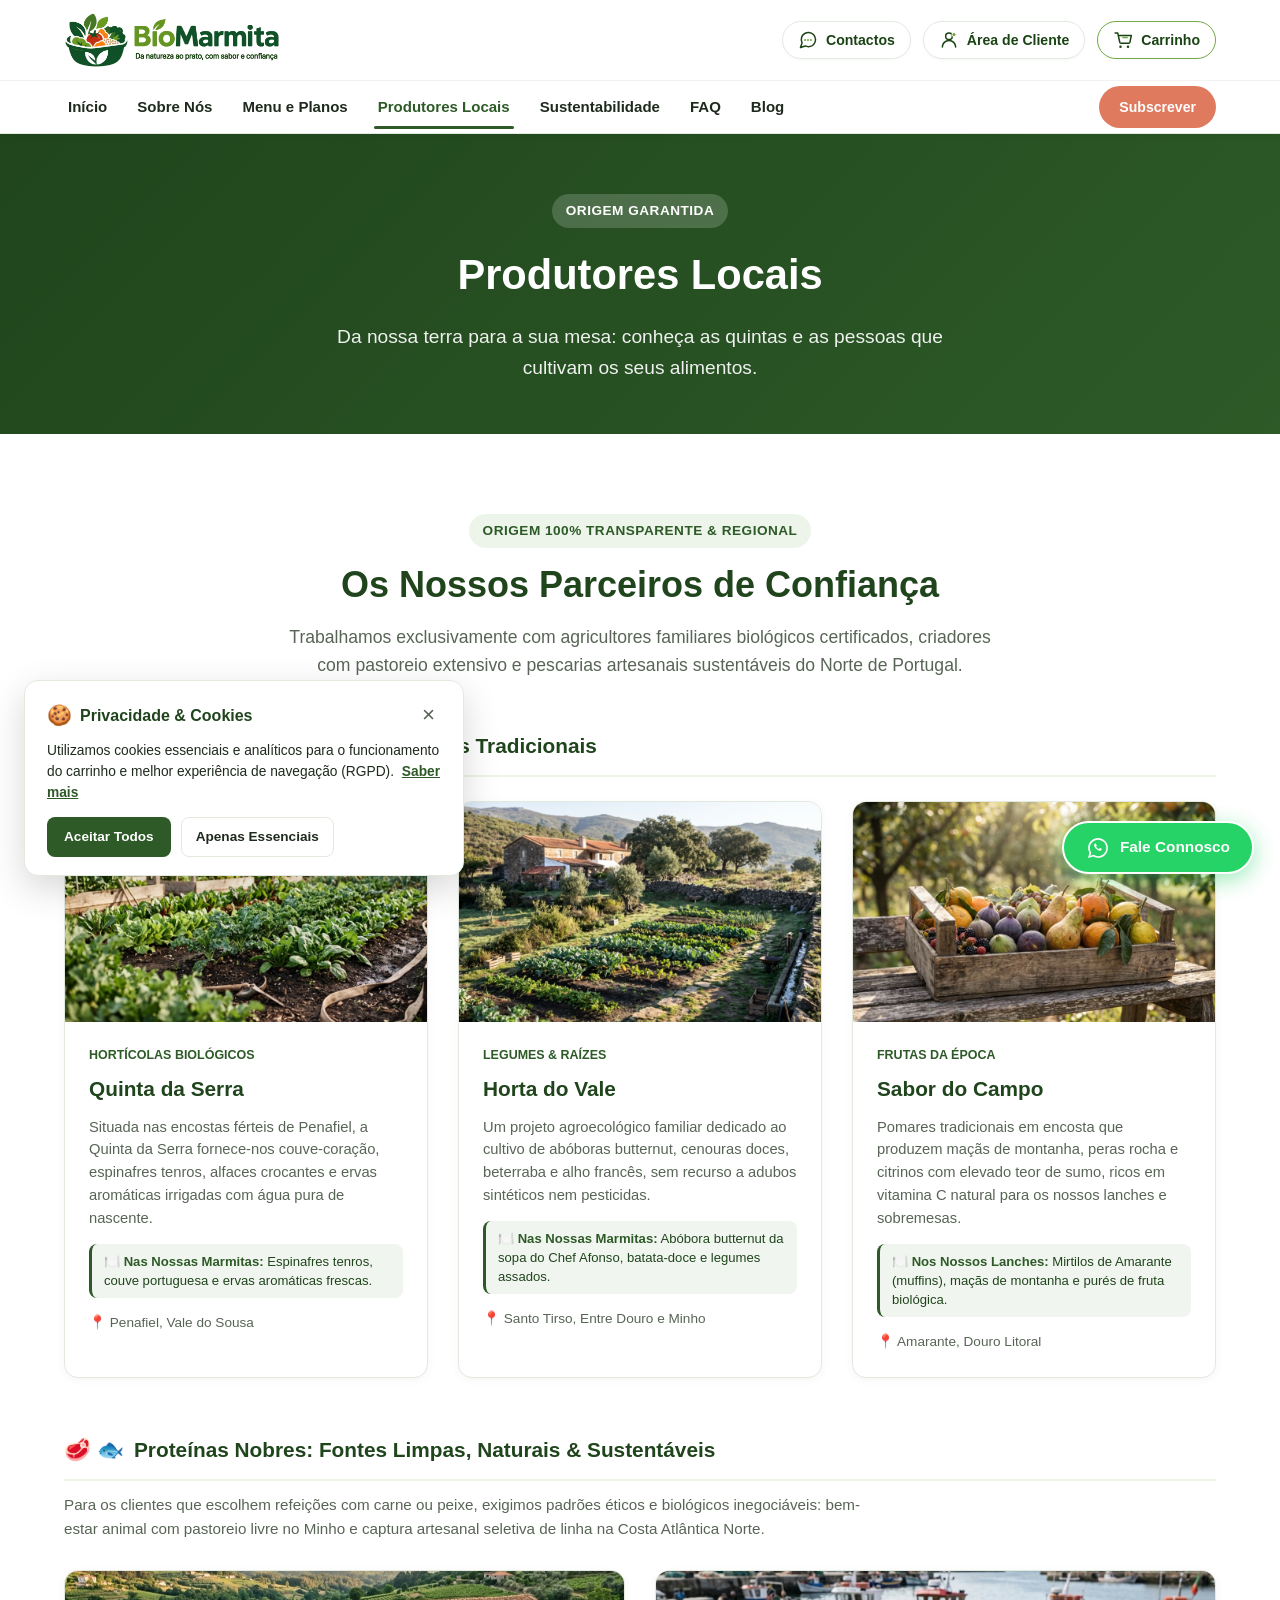
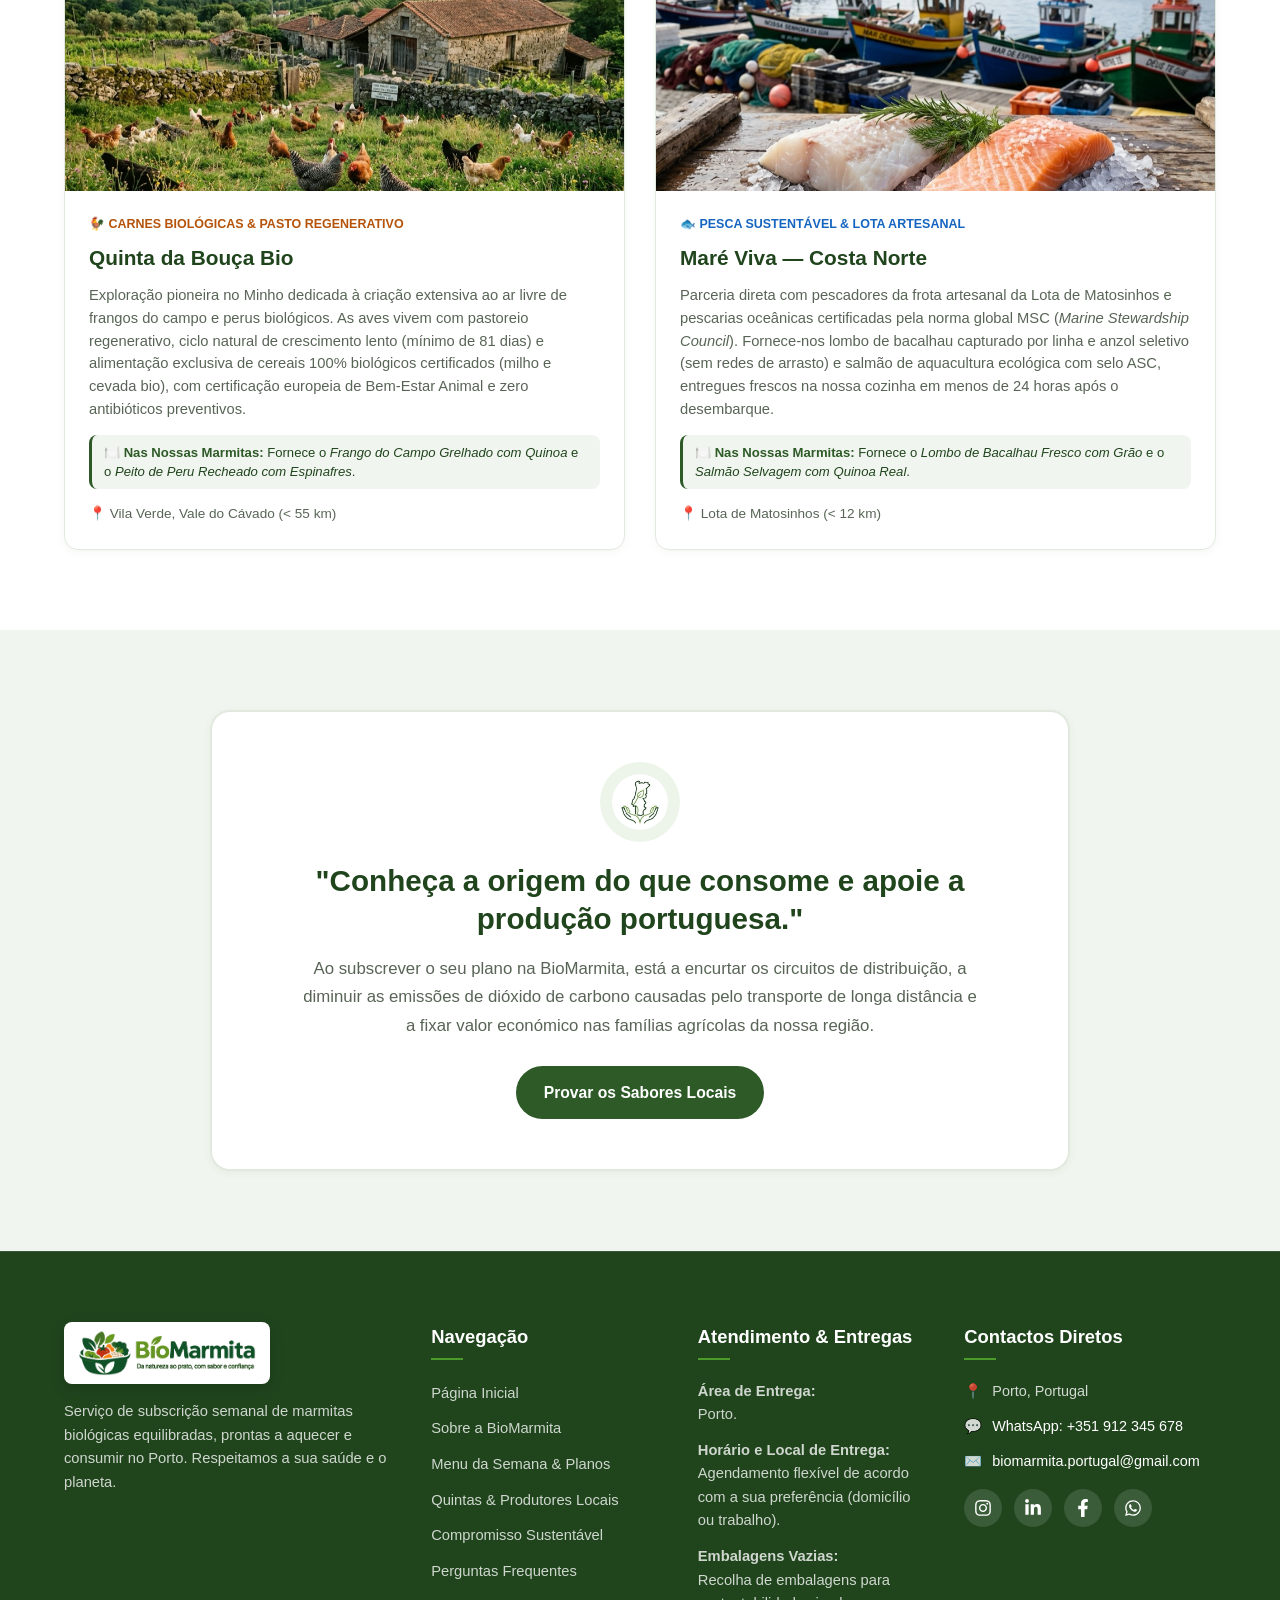
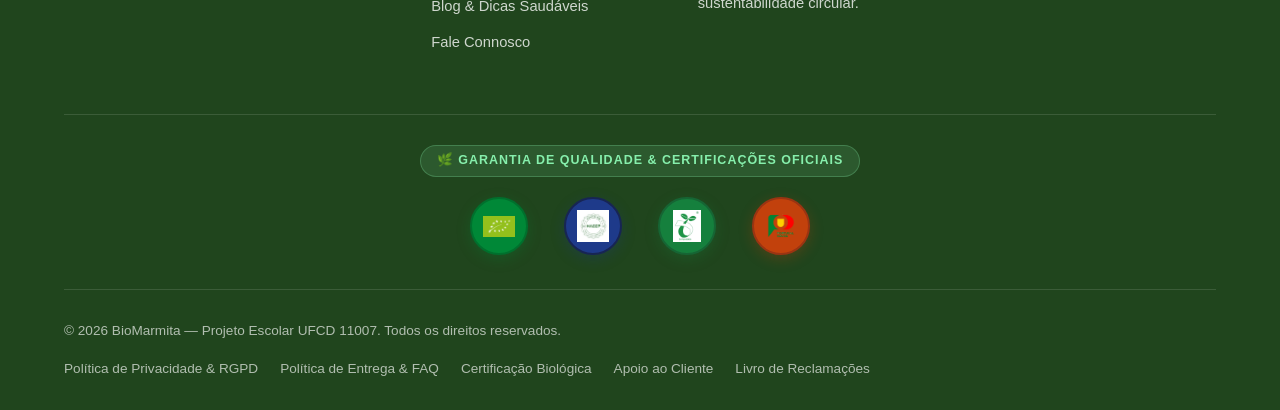
<file: produtores.html>
<!DOCTYPE html>
<html lang="pt-PT">
<head>
  <meta charset="UTF-8">
  <meta name="viewport" content="width=device-width, initial-scale=1.0">
  <meta name="description" content="Conheça os produtores locais e quintas biológicas parceiras da BioMarmita no Norte de Portugal. Transparência alimentar e valorização da terra.">
  <title>Produtores Locais — BioMarmita</title>
  <link rel="stylesheet" href="./css/style.css?v=2.6">
</head>
<body>

  <!-- ======================================================================
       CABEÇALHO & BARRA DE NAVEGAÇÃO DE 2 LINHAS
       ====================================================================== -->
  <header class="site-header">
    <!-- Linha 1: Topo (Logo na esquerda e Contactos, Área do Cliente e Carrinho na direita) -->
    <div class="header-top-row">
      <div class="container header-top-container">
        <a href="index.html" class="brand-logo" aria-label="BioMarmita — Da natureza ao prato, com sabor e confiança.">
          <img src="./assets/imagens/logo-biomarmita-horizontal.png" alt="BioMarmita — Da natureza ao prato, com sabor e confiança." class="brand-logo-horizontal">
        </a>

        <div class="header-top-actions">
          <a href="contactos.html" class="header-action-btn" title="Contactos e Apoio ao Cliente">
            <span class="action-icon">
              <svg width="20" height="20" viewBox="0 0 24 24" fill="none" xmlns="http://www.w3.org/2000/svg">
              <path d="M21 11.5a8.38 8.38 0 0 1-.9 3.8 8.5 8.5 0 0 1-7.6 4.7 8.38 8.38 0 0 1-3.8-.9L3 21l1.9-5.7a8.38 8.38 0 0 1-.9-3.8 8.5 8.5 0 0 1 4.7-7.6 8.38 8.38 0 0 1 3.8-.9h.5a8.48 8.48 0 0 1 8 8v.5z" stroke="#1A4314" stroke-width="1.8" stroke-linecap="round" stroke-linejoin="round"/>
              <circle cx="8.5" cy="12" r="1.25" fill="#73A942"/>
              <circle cx="12" cy="12" r="1.25" fill="#73A942"/>
              <circle cx="15.5" cy="12" r="1.25" fill="#73A942"/>
            </svg>
            </span>
            <span class="action-label">Contactos</span>
          </a>
          <a href="area-cliente.html" class="header-action-btn" title="Área de Cliente">
            <span class="action-icon">
              <svg width="20" height="20" viewBox="0 0 24 24" fill="none" xmlns="http://www.w3.org/2000/svg">
              <circle cx="12" cy="7.5" r="4" stroke="#1A4314" stroke-width="1.8"/>
              <path d="M4 20.5a8 8 0 0 1 16 0" stroke="#1A4314" stroke-width="1.8" stroke-linecap="round"/>
              <circle cx="18" cy="5.5" r="2.5" fill="#73A942" stroke="#ffffff" stroke-width="1.2"/>
            </svg>
            </span>
            <span class="action-label">Área de Cliente</span>
          </a>
          <a href="carrinho.html" class="header-action-btn cart-btn" title="Ver Carrinho de Compras">
            <span class="action-icon">
              <svg width="20" height="20" viewBox="0 0 24 24" fill="none" xmlns="http://www.w3.org/2000/svg">
              <circle cx="9" cy="20" r="1.5" fill="#1A4314"/>
              <circle cx="18" cy="20" r="1.5" fill="#1A4314"/>
              <path d="M2.5 3.5h3.2l2.4 11.2a1.5 1.5 0 0 0 1.5 1.1h9.2a1.5 1.5 0 0 0 1.5-1.1L22 6.5H6.5" stroke="#1A4314" stroke-width="1.8" stroke-linecap="round" stroke-linejoin="round"/>
              <path d="M12 9h5" stroke="#73A942" stroke-width="2" stroke-linecap="round"/>
            </svg>
            </span>
            <span class="action-label">Carrinho</span>
          </a>

          <!-- Botão Hambúrguer para ecrãs móveis -->
          <button class="hamburger-btn" id="hamburgerBtn" aria-label="Abrir menu de navegação" aria-expanded="false">
            <svg viewBox="0 0 24 24" fill="none" stroke="#1A4314" stroke-width="2" stroke-linecap="round" stroke-linejoin="round">
              <line x1="3" y1="12" x2="21" y2="12"></line>
              <line x1="3" y1="6" x2="21" y2="6"></line>
              <line x1="3" y1="18" x2="21" y2="18"></line>
            </svg>
          </button>
        </div>
      </div>
    </div>

    <!-- Linha 2: Menu de Navegação com Botão de Subscrição -->
    <div class="header-bottom-row">
      <div class="container header-bottom-container">
        <nav class="nav-menu" id="navMenu">
          <a href="index.html" class="nav-link">Início</a>
          <a href="sobre.html" class="nav-link">Sobre Nós</a>
          <a href="menu.html" class="nav-link">Menu e Planos</a>
          <a href="produtores.html" class="nav-link active">Produtores Locais</a>
          <a href="sustentabilidade.html" class="nav-link">Sustentabilidade</a>
          <a href="faq.html" class="nav-link">FAQ</a>
          <a href="blog.html" class="nav-link">Blog</a>
          <a href="contactos.html" class="nav-link nav-mobile-only">Contactos</a>
          <a href="area-cliente.html" class="nav-link nav-mobile-only">Área de Cliente</a>
          <a href="carrinho.html" class="nav-link nav-mobile-only">Carrinho</a>
          <a href="carrinho.html" class="btn btn-accent btn-sm nav-cta">Subscrever</a>
        </nav>
      </div>
    </div>
  </header>

  <main>
    <!-- ======================================================================
         BANNER DE APRESENTAÇÃO
         ====================================================================== -->
    <section class="subpage-hero">
      <div class="container">
        <span class="badge">Origem Garantida</span>
        <h1>Produtores Locais</h1>
        <p>Da nossa terra para a sua mesa: conheça as quintas e as pessoas que cultivam os seus alimentos.</p>
      </div>
    </section>

    <!-- ======================================================================
         OS NOSSOS PARCEIROS LOCAIS (5 PRODUTORES: 3 VEGETAIS + 2 PROTEÍNAS NOBRES)
         ====================================================================== -->
    <section class="section section-white">
      <div class="container">
        <div class="section-header">
          <span class="badge">Origem 100% Transparente &amp; Regional</span>
          <h2 class="section-title">Os Nossos Parceiros de Confiança</h2>
          <p class="section-subtitle">
            Trabalhamos exclusivamente com agricultores familiares biológicos certificados, criadores com pastoreio extensivo e pescarias artesanais sustentáveis do Norte de Portugal.
          </p>
        </div>

        <!-- Bloco 1: Hortas Biológicas e Pomares -->
        <div style="display: flex; align-items: center; justify-content: space-between; flex-wrap: wrap; gap: 10px; margin-bottom: 24px; padding-bottom: 12px; border-bottom: 2px solid var(--color-primary-soft);">
          <div style="display: flex; align-items: center; gap: 10px;">
            <span style="font-size: 1.35rem;">🌱</span>
            <h3 style="color: var(--color-primary-dark); font-size: 1.3rem; margin: 0; font-weight: 700;">Hortas Biológicas, Raízes &amp; Pomares Tradicionais</h3>
          </div>
          <span class="mobile-swipe-hint" style="margin-bottom: 0;"><span aria-hidden="true">👉</span> Deslize para ver as quintas</span>
        </div>

        <div class="producers-grid">
          <!-- Produtor 1: Quinta da Serra -->
          <div class="producer-card">
            <div class="producer-img-wrap">
              <img src="./assets/imagens/quinta-da-serra.jpeg" alt="Canteiros biológicos da Quinta da Serra" loading="lazy" decoding="async">
            </div>
            <div class="producer-info">
              <span class="producer-tag">Hortícolas Biológicos</span>
              <h3 class="producer-name">Quinta da Serra</h3>
              <p class="producer-desc">
                Situada nas encostas férteis de Penafiel, a Quinta da Serra fornece-nos couve-coração, espinafres tenros, alfaces crocantes e ervas aromáticas irrigadas com água pura de nascente.
              </p>
              <div class="producer-dishes-badge">
                <strong>🍽️ Nas Nossas Marmitas:</strong> Espinafres tenros, couve portuguesa e ervas aromáticas frescas.
              </div>
              <div class="producer-location">
                <span>📍 Penafiel, Vale do Sousa</span>
              </div>
            </div>
          </div>

          <!-- Produtor 2: Horta do Vale -->
          <div class="producer-card">
            <div class="producer-img-wrap">
              <img src="./assets/imagens/horta-do-vale.jpeg" alt="Horta biológica familiar com casa de campo em Santo Tirso" loading="lazy" decoding="async">
            </div>
            <div class="producer-info">
              <span class="producer-tag">Legumes &amp; Raízes</span>
              <h3 class="producer-name">Horta do Vale</h3>
              <p class="producer-desc">
                Um projeto agroecológico familiar dedicado ao cultivo de abóboras butternut, cenouras doces, beterraba e alho francês, sem recurso a adubos sintéticos nem pesticidas.
              </p>
              <div class="producer-dishes-badge">
                <strong>🍽️ Nas Nossas Marmitas:</strong> Abóbora butternut da sopa do Chef Afonso, batata-doce e legumes assados.
              </div>
              <div class="producer-location">
                <span>📍 Santo Tirso, Entre Douro e Minho</span>
              </div>
            </div>
          </div>

          <!-- Produtor 3: Sabor do Campo -->
          <div class="producer-card">
            <div class="producer-img-wrap">
              <img src="./assets/imagens/sabor-do-campo.jpeg" alt="Caixa rústica de madeira com frutas frescas e coloridas de época" loading="lazy" decoding="async">
            </div>
            <div class="producer-info">
              <span class="producer-tag">Frutas da Época</span>
              <h3 class="producer-name">Sabor do Campo</h3>
              <p class="producer-desc">
                Pomares tradicionais em encosta que produzem maçãs de montanha, peras rocha e citrinos com elevado teor de sumo, ricos em vitamina C natural para os nossos lanches e sobremesas.
              </p>
              <div class="producer-dishes-badge">
                <strong>🍽️ Nos Nossos Lanches:</strong> Mirtilos de Amarante (muffins), maçãs de montanha e purés de fruta biológica.
              </div>
              <div class="producer-location">
                <span>📍 Amarante, Douro Litoral</span>
              </div>
            </div>
          </div>
        </div>

        <!-- Bloco 2: Proteínas Nobres (Carnes Biológicas & Pesca Sustentável) -->
        <div style="display: flex; align-items: center; justify-content: space-between; flex-wrap: wrap; gap: 10px; margin-top: 55px; margin-bottom: 12px; padding-bottom: 12px; border-bottom: 2px solid var(--color-primary-soft);">
          <div style="display: flex; align-items: center; gap: 10px;">
            <span style="font-size: 1.35rem;">🥩 🐟</span>
            <h3 style="color: var(--color-primary-dark); font-size: 1.3rem; margin: 0; font-weight: 700;">Proteínas Nobres: Fontes Limpas, Naturais &amp; Sustentáveis</h3>
          </div>
          <span class="mobile-swipe-hint" style="margin-bottom: 0;"><span aria-hidden="true">👉</span> Deslize para ver os produtores</span>
        </div>
        <p style="font-size: 0.95rem; color: var(--color-text-muted); line-height: 1.6; margin-bottom: 28px; max-width: 820px;">
          Para os clientes que escolhem refeições com carne ou peixe, exigimos padrões éticos e biológicos inegociáveis: bem-estar animal com pastoreio livre no Minho e captura artesanal seletiva de linha na Costa Atlântica Norte.
        </p>

        <div class="producers-grid-2">
          <!-- Produtor 4: Quinta da Bouça Bio -->
          <div class="producer-card">
            <div class="producer-img-wrap">
              <img src="./assets/imagens/produtor-carnes-bio.jpeg" alt="Aves do campo criadas ao ar livre em pasto biológico verdejante na Quinta da Bouça Bio em Vila Verde" loading="lazy" decoding="async">
            </div>
            <div class="producer-info">
              <span class="producer-tag" style="color: #b45309;">🐓 Carnes Biológicas &amp; Pasto Regenerativo</span>
              <h3 class="producer-name">Quinta da Bouça Bio</h3>
              <p class="producer-desc">
                Exploração pioneira no Minho dedicada à criação extensiva ao ar livre de frangos do campo e perus biológicos. As aves vivem com pastoreio regenerativo, ciclo natural de crescimento lento (mínimo de 81 dias) e alimentação exclusiva de cereais 100% biológicos certificados (milho e cevada bio), com certificação europeia de Bem-Estar Animal e zero antibióticos preventivos.
              </p>
              <div class="producer-dishes-badge">
                <strong>🍽️ Nas Nossas Marmitas:</strong> Fornece o <em>Frango do Campo Grelhado com Quinoa</em> e o <em>Peito de Peru Recheado com Espinafres</em>.
              </div>
              <div class="producer-location">
                <span>📍 Vila Verde, Vale do Cávado (&lt; 55 km)</span>
              </div>
            </div>
          </div>

          <!-- Produtor 5: Maré Viva — Pescados da Costa Norte -->
          <div class="producer-card">
            <div class="producer-img-wrap">
              <img src="./assets/imagens/produtor-peixe-sustentavel.jpeg" alt="Pescado fresco sustentável com bacalhau e salmão na Lota de Matosinhos sob a brisa do Atlântico" loading="lazy" decoding="async">
            </div>
            <div class="producer-info">
              <span class="producer-tag" style="color: #1565c0;">🐟 Pesca Sustentável &amp; Lota Artesanal</span>
              <h3 class="producer-name">Maré Viva — Costa Norte</h3>
              <p class="producer-desc">
                Parceria direta com pescadores da frota artesanal da Lota de Matosinhos e pescarias oceânicas certificadas pela norma global MSC (<em>Marine Stewardship Council</em>). Fornece-nos lombo de bacalhau capturado por linha e anzol seletivo (sem redes de arrasto) e salmão de aquacultura ecológica com selo ASC, entregues frescos na nossa cozinha em menos de 24 horas após o desembarque.
              </p>
              <div class="producer-dishes-badge">
                <strong>🍽️ Nas Nossas Marmitas:</strong> Fornece o <em>Lombo de Bacalhau Fresco com Grão</em> e o <em>Salmão Selvagem com Quinoa Real</em>.
              </div>
              <div class="producer-location">
                <span>📍 Lota de Matosinhos (&lt; 12 km)</span>
              </div>
            </div>
          </div>
        </div>
      </div>
    </section>

    <!-- ======================================================================
         BLOCO DE DESTAQUE COM ÍCONE PAG4
         ====================================================================== -->
    <section class="section section-alt">
      <div class="container">
        <div style="background-color: var(--color-bg-white); border: 2px solid var(--color-border); border-radius: var(--radius-lg); padding: 50px 36px; text-align: center; max-width: 860px; margin: 0 auto; box-shadow: var(--shadow-sm);">
          <div style="width: 80px; height: 80px; margin: 0 auto 20px auto; border-radius: 50%; background: var(--color-primary-soft); padding: 12px; display: flex; align-items: center; justify-content: center;">
            <img src="./assets/icones/pag4.jpeg" alt="Símbolo da Natureza" style="width: 100%; height: 100%; object-fit: cover; border-radius: 50%;" loading="lazy" decoding="async">
          </div>
          <h2 style="font-size: 1.85rem; color: var(--color-primary-dark); margin-bottom: 16px; line-height: 1.3;">
            "Conheça a origem do que consome e apoie a produção portuguesa."
          </h2>
          <p style="font-size: 1.05rem; color: var(--color-text-muted); line-height: 1.7; max-width: 680px; margin: 0 auto 26px auto;">
            Ao subscrever o seu plano na BioMarmita, está a encurtar os circuitos de distribuição, a diminuir as emissões de dióxido de carbono causadas pelo transporte de longa distância e a fixar valor económico nas famílias agrícolas da nossa região.
          </p>
          <a href="menu.html" class="btn btn-primary">Provar os Sabores Locais</a>
        </div>
      </div>
    </section>
  </main>

  <!-- ======================================================================
       RODAPÉ CORPORATIVO UNIFICADO
       ====================================================================== -->
  <footer class="site-footer">
    <div class="container">
      <div class="footer-grid">
        <div class="footer-col footer-about">
          <a href="index.html" class="footer-brand-logo" aria-label="BioMarmita — Da natureza ao prato, com sabor e confiança.">
            <img src="./assets/imagens/logo-biomarmita-horizontal.png" alt="BioMarmita — Da natureza ao prato, com sabor e confiança." class="footer-brand-logo-img">
          </a>
          <p>
            Serviço de subscrição semanal de marmitas biológicas equilibradas, prontas a aquecer e consumir no Porto. Respeitamos a sua saúde e o planeta.
          </p>
        </div>

        <div class="footer-col">
          <h4>Navegação</h4>
          <ul class="footer-links">
            <li><a href="index.html">Página Inicial</a></li>
            <li><a href="sobre.html">Sobre a BioMarmita</a></li>
            <li><a href="menu.html">Menu da Semana & Planos</a></li>
            <li><a href="produtores.html">Quintas & Produtores Locais</a></li>
            <li><a href="sustentabilidade.html">Compromisso Sustentável</a></li>
            <li><a href="faq.html">Perguntas Frequentes</a></li>
            <li><a href="blog.html">Blog & Dicas Saudáveis</a></li>
            <li><a href="contactos.html">Fale Connosco</a></li>
          </ul>
        </div>

        <div class="footer-col">
          <h4>Atendimento & Entregas</h4>
          <p style="font-size: 0.92rem; color: rgba(255,255,255,0.78); margin-bottom: 12px;">
            <strong>Área de Entrega:</strong><br>
            Porto.
          </p>
          <p style="font-size: 0.92rem; color: rgba(255,255,255,0.78); margin-bottom: 12px;">
            <strong>Horário e Local de Entrega:</strong><br>
            Agendamento flexível de acordo com a sua preferência (domicílio ou trabalho).
          </p>
          <p style="font-size: 0.92rem; color: rgba(255,255,255,0.78);">
            <strong>Embalagens Vazias:</strong><br>
            Recolha de embalagens para sustentabilidade circular.
          </p>
        </div>

        <div class="footer-col">
          <h4>Contactos Diretos</h4>
          <div class="footer-contact-item">
            <span>📍</span>
            <span>Porto, Portugal</span>
          </div>
          <div class="footer-contact-item">
            <span>💬</span>
            <a href="https://wa.me/351912345678" target="_blank" style="color: #ffffff;">WhatsApp: +351 912 345 678</a>
          </div>
          <div class="footer-contact-item">
            <span>✉️</span>
            <a href="mailto:biomarmita.portugal@gmail.com" style="color: #ffffff;">biomarmita.portugal@gmail.com</a>
          </div>
          <div class="footer-social-links">
            <a href="https://instagram.com/biomarmita.portugal" target="_blank" rel="noopener noreferrer" class="social-btn social-instagram" aria-label="Instagram">
              <svg viewBox="0 0 448 512" width="18" height="18" fill="currentColor" aria-hidden="true"><path d="M224.1 141c-63.6 0-114.9 51.3-114.9 114.9s51.3 114.9 114.9 114.9S339 319.5 339 255.9 287.7 141 224.1 141zm0 189.6c-41.1 0-74.7-33.5-74.7-74.7s33.5-74.7 74.7-74.7 74.7 33.5 74.7 74.7-33.6 74.7-74.7 74.7zm146.4-194.3c0 14.9-12 26.8-26.8 26.8-14.9 0-26.8-12-26.8-26.8s12-26.8 26.8-26.8 26.8 12 26.8 26.8zm76.1 27.2c-1.7-35.9-9.9-67.7-36.2-93.9-26.2-26.2-58-34.4-93.9-36.2-37-2.1-147.9-2.1-184.9 0-35.8 1.7-67.6 9.9-93.9 36.1s-34.4 58-36.2 93.9c-2.1 37-2.1 147.9 0 184.9 1.7 35.9 9.9 67.7 36.2 93.9s58 34.4 93.9 36.2c37 2.1 147.9 2.1 184.9 0 35.9-1.7 67.7-9.9 93.9-36.2 26.2-26.2 34.4-58 36.2-93.9 2.1-37 2.1-147.8 0-184.8zM398.8 388c-7.8 19.6-22.9 34.7-42.6 42.6-29.5 11.7-99.5 9-132.1 9s-102.7 2.6-132.1-9c-19.6-7.8-34.7-22.9-42.6-42.6-11.7-29.5-9-99.5-9-132.1s-2.6-102.7 9-132.1c7.8-19.6 22.9-34.7 42.6-42.6 29.5-11.7 99.5-9 132.1-9s102.7-2.6 132.1 9c19.6 7.8 34.7 22.9 42.6 42.6 11.7 29.5 9 99.5 9 132.1s2.7 102.7-9 132.1z"/></svg>
            </a>
            <a href="https://linkedin.com" target="_blank" rel="noopener noreferrer" class="social-btn social-linkedin" aria-label="LinkedIn">
              <svg viewBox="0 0 448 512" width="18" height="18" fill="currentColor" aria-hidden="true"><path d="M100.28 448H7.4V148.9h92.88zM53.79 108.1C24.09 108.1 0 83.5 0 53.8a53.79 53.79 0 0 1 107.58 0c0 29.7-24.1 54.3-53.79 54.3zM447.9 448h-92.68V302.4c0-34.7-.7-79.2-48.29-79.2-48.29 0-55.69 37.7-55.69 76.7V448h-92.78V148.9h89.08v40.8h1.3c12.4-23.5 42.69-48.3 87.88-48.3 94 0 111.28 61.9 111.28 142.3V448z"/></svg>
            </a>
            <a href="https://facebook.com" target="_blank" rel="noopener noreferrer" class="social-btn social-facebook" aria-label="Facebook">
              <svg viewBox="0 0 320 512" width="18" height="18" fill="currentColor" aria-hidden="true"><path d="M279.14 288l14.22-92.66h-88.91v-60.13c0-25.35 12.42-50.06 52.24-50.06h40.42V6.26S260.43 0 225.36 0c-73.22 0-121.08 44.38-121.08 124.72v70.62H22.89V288h81.39v224h100.17V288z"/></svg>
            </a>
            <a href="https://wa.me/351912345678" target="_blank" rel="noopener noreferrer" class="social-btn social-whatsapp" aria-label="WhatsApp">
              <svg viewBox="0 0 448 512" width="18" height="18" fill="currentColor" aria-hidden="true"><path d="M380.9 97.1C339 55.1 283.2 32 223.9 32c-122.4 0-222 99.6-222 222 0 39.1 10.2 77.3 29.6 111L0 480l117.7-30.9c32.4 17.7 68.9 27 106.1 27h.1c122.3 0 224.1-99.6 224.1-222 0-59.3-25.2-115-67.1-157zm-157 341.6c-33.2 0-65.7-8.9-94-25.7l-6.7-4-69.8 18.3L72 359.2l-4.4-7c-18.5-29.4-28.2-63.3-28.2-98.2 0-101.7 82.8-184.5 184.6-184.5 49.3 0 95.6 19.2 130.4 54.1 34.8 34.9 56.2 81.2 56.1 130.5 0 101.8-84.9 184.6-186.6 184.6zm101.2-138.2c-5.5-2.8-32.8-16.2-37.9-18-5.1-1.9-8.8-2.8-12.5 2.8-3.7 5.6-14.3 18-17.6 21.8-3.2 3.7-6.5 4.2-12 1.4-32.6-16.3-54-29.1-75.5-66-5.7-9.8 5.7-9.1 16.3-30.3 1.8-3.7.9-6.9-.5-9.7-1.4-2.8-12.5-30.1-17.1-41.2-4.5-10.8-9.1-9.3-12.5-9.5-3.2-.2-6.9-.2-10.6-.2-3.7 0-9.7 1.4-14.8 6.9-5.1 5.6-19.4 19-19.4 46.3 0 27.3 19.9 53.7 22.6 57.4 2.8 3.7 39.1 59.7 94.8 83.8 35.2 15.2 49 16.5 66.6 13.9 10.7-1.6 32.8-13.4 37.4-26.4 4.6-13 4.6-24.1 3.2-26.4-1.3-2.5-5-3.9-10.5-6.6z"/></svg>
            </a>
          </div>
        </div>
      </div>

      <!-- Barra de Certificações Oficiais no Rodapé -->
      <div class="footer-certifications-bar">
        <div class="footer-cert-header">
          <span>🌿 Garantia de Qualidade &amp; Certificações Oficiais</span>
        </div>
        <div class="cert-logos-row" role="list" aria-label="Certificações Oficiais da BioMarmita">
          <!-- Selo 1: Euro-Folha UE -->
          <a href="sustentabilidade.html#certificacoes" class="cert-logo-item" role="listitem" title="Euro-Folha UE: 100% Bio • Sem Pesticidas nem OGM">
            <div class="cert-logo-circle euroleaf" aria-hidden="true">
              <img src="./assets/imagens/selo-euro-folha.png" alt="Euro-Folha UE" class="cert-logo-img" loading="lazy" decoding="async">
            </div>
            <div class="cert-logo-tooltip" role="tooltip">
              <strong class="cert-tooltip-title">Euro-Folha UE</strong>
              <span class="cert-tooltip-desc">100% Bio • Sem Pesticidas nem OGM</span>
              <span class="cert-tooltip-action">Saber mais →</span>
            </div>
          </a>

          <!-- Selo 2: Higiene e Segurança HACCP -->
          <a href="sustentabilidade.html#certificacoes" class="cert-logo-item" role="listitem" title="HACCP &amp; Higiene: Segurança Alimentar Certificada">
            <div class="cert-logo-circle haccp" aria-hidden="true">
              <img src="./assets/imagens/selo-haccp.png" alt="HACCP" class="cert-logo-img" loading="lazy" decoding="async">
            </div>
            <div class="cert-logo-tooltip" role="tooltip">
              <strong class="cert-tooltip-title">HACCP &amp; Higiene</strong>
              <span class="cert-tooltip-desc">Segurança Alimentar Certificada</span>
              <span class="cert-tooltip-action">Saber mais →</span>
            </div>
          </a>

          <!-- Selo 3: Bioplástico Compostável EN 13432 -->
          <a href="sustentabilidade.html#certificacoes" class="cert-logo-item" role="listitem" title="Norma EN 13432: Bioplástico 100% Compostável">
            <div class="cert-logo-circle compost" aria-hidden="true">
              <img src="./assets/imagens/selo-en-13432.png" alt="Norma EN 13432" class="cert-logo-img" loading="lazy" decoding="async">
            </div>
            <div class="cert-logo-tooltip" role="tooltip">
              <strong class="cert-tooltip-title">Norma EN 13432</strong>
              <span class="cert-tooltip-desc">Bioplástico 100% Compostável</span>
              <span class="cert-tooltip-action">Saber mais →</span>
            </div>
          </a>

          <!-- Selo 4: Cadeia Curta / Origem Nacional -->
          <a href="produtores.html" class="cert-logo-item" role="listitem" title="Cadeia Curta (< 60 km): Produtores Locais do Norte">
            <div class="cert-logo-circle local" aria-hidden="true">
              <img src="./assets/imagens/selo-cadeia-curta.png" alt="Cadeia Curta" class="cert-logo-img" loading="lazy" decoding="async">
            </div>
            <div class="cert-logo-tooltip" role="tooltip">
              <strong class="cert-tooltip-title">Cadeia Curta (&lt; 60 km)</strong>
              <span class="cert-tooltip-desc">Produtores Locais do Norte</span>
              <span class="cert-tooltip-action">Conhecer quintas →</span>
            </div>
          </a>
        </div>
      </div>

      <div class="footer-bottom">
        <p>© 2026 BioMarmita — Projeto Escolar UFCD 11007. Todos os direitos reservados.</p>
        <div class="footer-legal-links">
          <a href="privacidade.html">Política de Privacidade &amp; RGPD</a>
          <a href="faq.html">Política de Entrega &amp; FAQ</a>
          <a href="sustentabilidade.html">Certificação Biológica</a>
          <a href="contactos.html">Apoio ao Cliente</a>
          <a href="https://www.livroreclamacoes.pt" target="_blank" rel="noopener noreferrer" title="Livro de Reclamações Eletrónico Oficial">Livro de Reclamações</a>
        </div>
      </div>
    </div>
  </footer>

    <!-- Botão Flutuante de WhatsApp -->
  <a href="https://wa.me/351912345678?text=Ol%C3%A1!%20Gostaria%20de%20saber%20mais%20sobre%20os%20planos%20da%20BioMarmita." class="whatsapp-float" target="_blank" rel="noopener noreferrer" aria-label="Falar no WhatsApp">
    <svg viewBox="0 0 24 24">
      <path d="M12.04 2C6.58 2 2.13 6.45 2.13 11.91C2.13 13.66 2.59 15.36 3.45 16.86L2.05 22L7.3 20.62C8.75 21.41 10.38 21.83 12.04 21.83C17.5 21.83 21.95 17.38 21.95 11.92C21.95 9.27 20.92 6.78 19.05 4.91C17.18 3.03 14.69 2 12.04 2M12.05 3.67C14.25 3.67 16.31 4.53 17.87 6.09C19.42 7.65 20.28 9.72 20.28 11.92C20.28 16.46 16.58 20.15 12.04 20.15C10.56 20.15 9.11 19.76 7.85 19L7.55 18.83L4.43 19.65L5.26 16.61L5.06 16.29C4.24 14.99 3.81 13.47 3.81 11.91C3.81 7.37 7.5 3.67 12.05 3.67M9.27 7.49C9.09 7.49 8.89 7.56 8.73 7.74C8.57 7.92 8.08 8.38 8.08 9.32C8.08 10.26 8.76 11.16 8.86 11.29C8.95 11.43 10.2 13.36 12.12 14.19C13.68 14.86 14 14.73 14.34 14.69C14.68 14.66 15.44 14.24 15.6 13.79C15.76 13.34 15.76 12.95 15.71 12.87C15.66 12.79 15.53 12.74 15.34 12.65C15.16 12.55 14.25 12.11 14.08 12.05C13.91 11.98 13.78 11.95 13.66 12.13C13.53 12.31 13.16 12.74 13.05 12.87C12.94 13 12.83 13.02 12.64 12.92C12.46 12.83 11.87 12.64 11.17 12.02C10.63 11.53 10.26 10.93 10.15 10.75C10.05 10.57 10.14 10.47 10.23 10.37C10.32 10.28 10.42 10.15 10.52 10.04C10.62 9.93 10.65 9.85 10.72 9.72C10.78 9.59 10.75 9.47 10.7 9.38C10.66 9.29 10.26 8.32 10.09 7.92C9.93 7.52 9.76 7.58 9.63 7.58C9.51 7.57 9.38 7.49 9.27 7.49Z"/>
    </svg>
    <span>Fale Connosco</span>
  </a>
  <!-- Botão Flutuante Voltar ao Topo -->
  <button type="button" id="backToTopBtn" class="back-to-top-btn" aria-label="Voltar ao topo da página" title="Voltar ao topo">
    <svg width="22" height="22" viewBox="0 0 24 24" fill="none" stroke="currentColor" stroke-width="2.5" stroke-linecap="round" stroke-linejoin="round">
      <line x1="12" y1="19" x2="12" y2="5"></line>
      <polyline points="5 12 12 5 19 12"></polyline>
    </svg>
  </button>


  <script src="./js/script.js?v=2.6"></script>
</body>
</html>
</file>
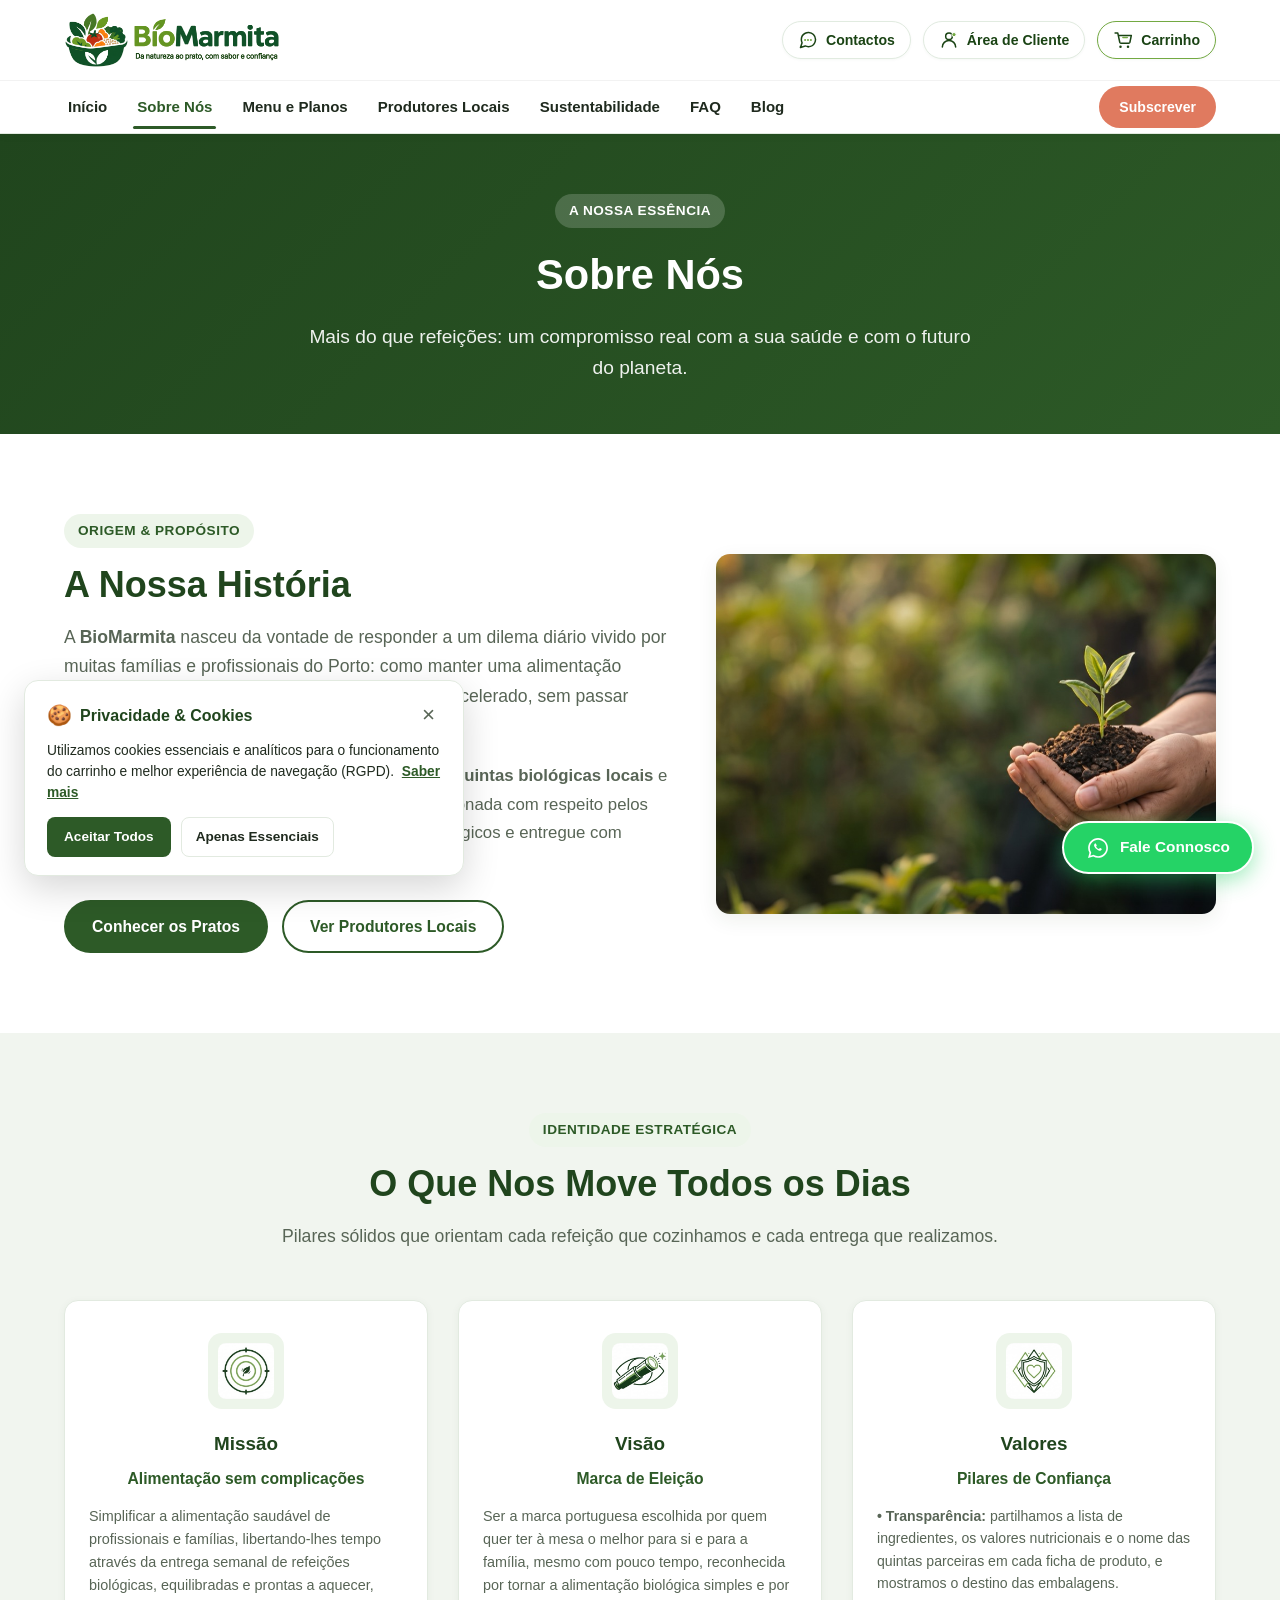
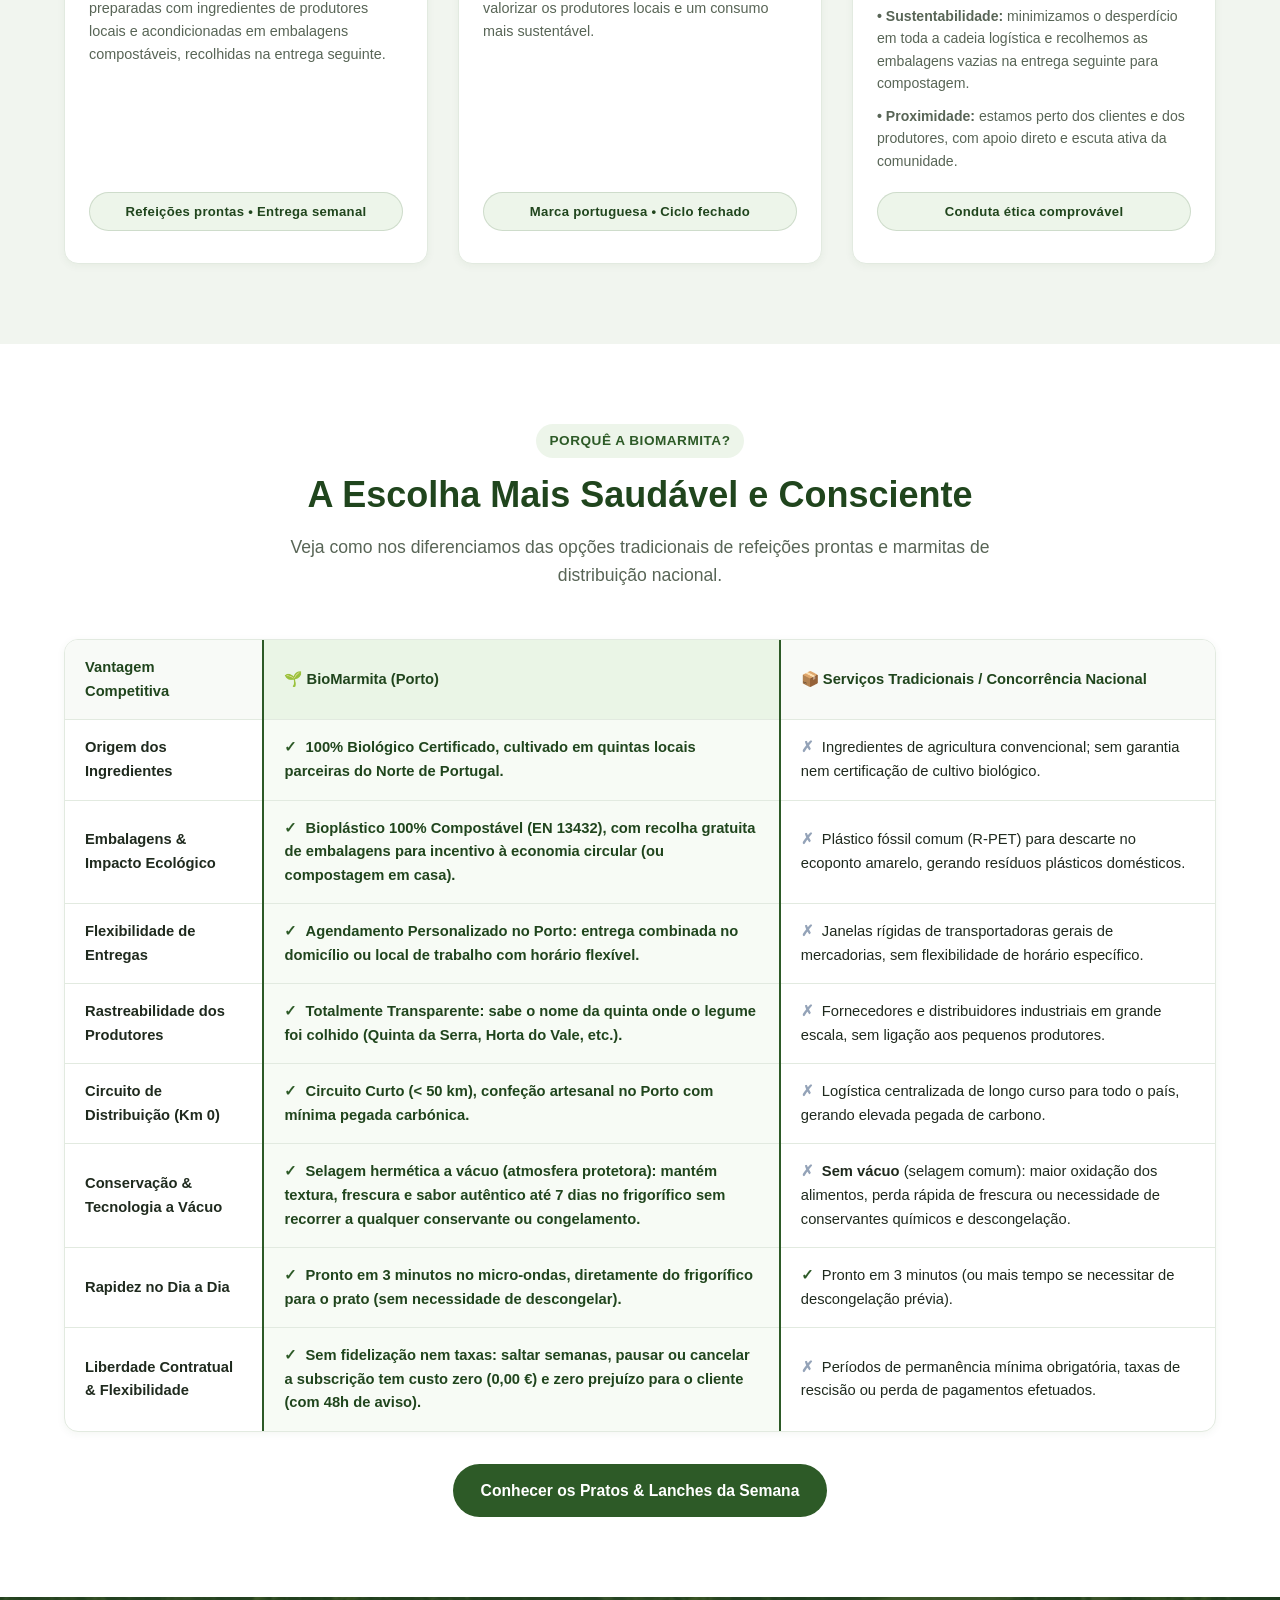
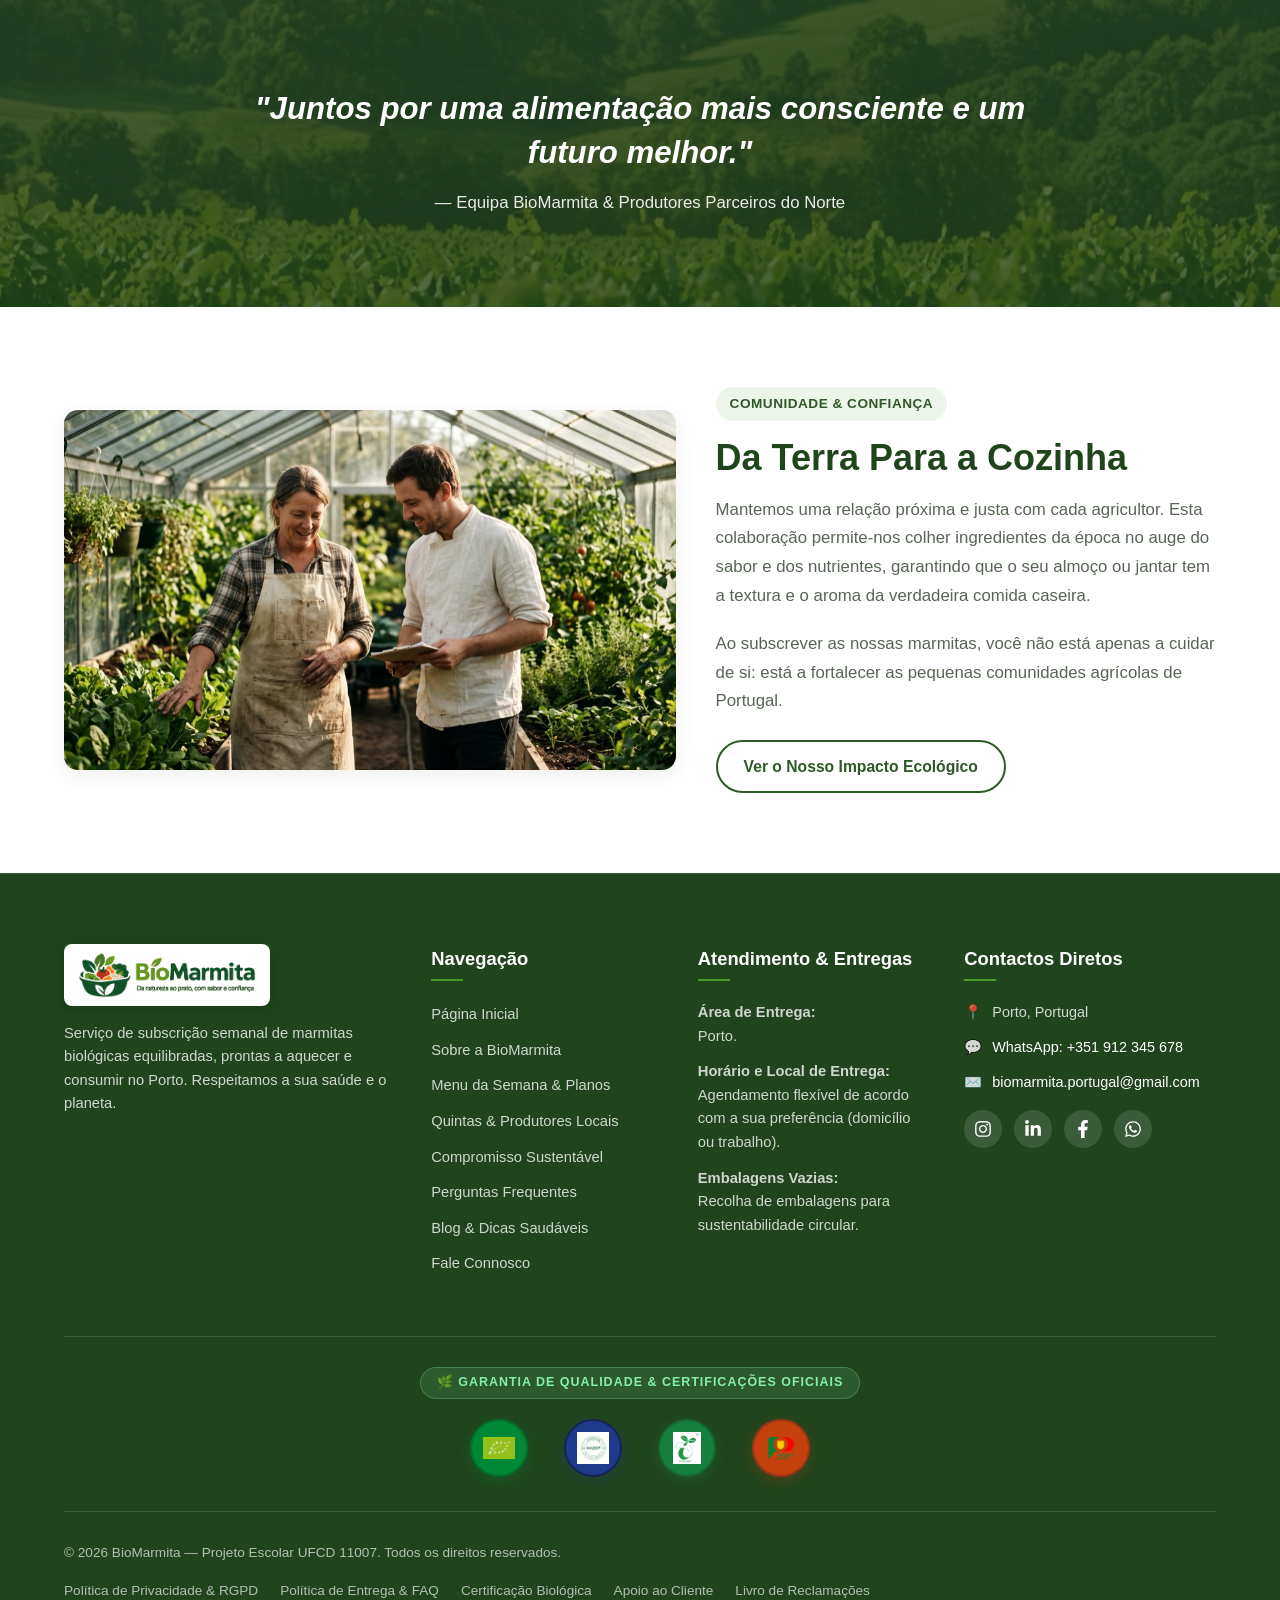
<file: sobre.html>
<!DOCTYPE html>
<html lang="pt-PT">
<head>
  <meta charset="UTF-8">
  <meta name="viewport" content="width=device-width, initial-scale=1.0">
  <meta name="description" content="Conheça a história, missão, visão e valores da BioMarmita. Compromisso com a produção biológica local, sustentabilidade e nutrição de verdade.">
  <title>Sobre Nós — BioMarmita</title>
  <link rel="stylesheet" href="./css/style.css?v=2.6">
</head>
<body>

  <!-- ======================================================================
       CABEÇALHO & BARRA DE NAVEGAÇÃO DE 2 LINHAS
       ====================================================================== -->
  <header class="site-header">
    <!-- Linha 1: Topo (Logo na esquerda e Contactos, Área do Cliente e Carrinho na direita) -->
    <div class="header-top-row">
      <div class="container header-top-container">
        <a href="index.html" class="brand-logo" aria-label="BioMarmita — Da natureza ao prato, com sabor e confiança.">
          <img src="./assets/imagens/logo-biomarmita-horizontal.png" alt="BioMarmita — Da natureza ao prato, com sabor e confiança." class="brand-logo-horizontal">
        </a>

        <div class="header-top-actions">
          <a href="contactos.html" class="header-action-btn" title="Contactos e Apoio ao Cliente">
            <span class="action-icon">
              <svg width="20" height="20" viewBox="0 0 24 24" fill="none" xmlns="http://www.w3.org/2000/svg">
              <path d="M21 11.5a8.38 8.38 0 0 1-.9 3.8 8.5 8.5 0 0 1-7.6 4.7 8.38 8.38 0 0 1-3.8-.9L3 21l1.9-5.7a8.38 8.38 0 0 1-.9-3.8 8.5 8.5 0 0 1 4.7-7.6 8.38 8.38 0 0 1 3.8-.9h.5a8.48 8.48 0 0 1 8 8v.5z" stroke="#1A4314" stroke-width="1.8" stroke-linecap="round" stroke-linejoin="round"/>
              <circle cx="8.5" cy="12" r="1.25" fill="#73A942"/>
              <circle cx="12" cy="12" r="1.25" fill="#73A942"/>
              <circle cx="15.5" cy="12" r="1.25" fill="#73A942"/>
            </svg>
            </span>
            <span class="action-label">Contactos</span>
          </a>
          <a href="area-cliente.html" class="header-action-btn" title="Área de Cliente">
            <span class="action-icon">
              <svg width="20" height="20" viewBox="0 0 24 24" fill="none" xmlns="http://www.w3.org/2000/svg">
              <circle cx="12" cy="7.5" r="4" stroke="#1A4314" stroke-width="1.8"/>
              <path d="M4 20.5a8 8 0 0 1 16 0" stroke="#1A4314" stroke-width="1.8" stroke-linecap="round"/>
              <circle cx="18" cy="5.5" r="2.5" fill="#73A942" stroke="#ffffff" stroke-width="1.2"/>
            </svg>
            </span>
            <span class="action-label">Área de Cliente</span>
          </a>
          <a href="carrinho.html" class="header-action-btn cart-btn" title="Ver Carrinho de Compras">
            <span class="action-icon">
              <svg width="20" height="20" viewBox="0 0 24 24" fill="none" xmlns="http://www.w3.org/2000/svg">
              <circle cx="9" cy="20" r="1.5" fill="#1A4314"/>
              <circle cx="18" cy="20" r="1.5" fill="#1A4314"/>
              <path d="M2.5 3.5h3.2l2.4 11.2a1.5 1.5 0 0 0 1.5 1.1h9.2a1.5 1.5 0 0 0 1.5-1.1L22 6.5H6.5" stroke="#1A4314" stroke-width="1.8" stroke-linecap="round" stroke-linejoin="round"/>
              <path d="M12 9h5" stroke="#73A942" stroke-width="2" stroke-linecap="round"/>
            </svg>
            </span>
            <span class="action-label">Carrinho</span>
          </a>

          <!-- Botão Hambúrguer para ecrãs móveis -->
          <button class="hamburger-btn" id="hamburgerBtn" aria-label="Abrir menu de navegação" aria-expanded="false">
            <svg viewBox="0 0 24 24" fill="none" stroke="#1A4314" stroke-width="2" stroke-linecap="round" stroke-linejoin="round">
              <line x1="3" y1="12" x2="21" y2="12"></line>
              <line x1="3" y1="6" x2="21" y2="6"></line>
              <line x1="3" y1="18" x2="21" y2="18"></line>
            </svg>
          </button>
        </div>
      </div>
    </div>

    <!-- Linha 2: Menu de Navegação com Botão de Subscrição -->
    <div class="header-bottom-row">
      <div class="container header-bottom-container">
        <nav class="nav-menu" id="navMenu">
          <a href="index.html" class="nav-link">Início</a>
          <a href="sobre.html" class="nav-link active">Sobre Nós</a>
          <a href="menu.html" class="nav-link">Menu e Planos</a>
          <a href="produtores.html" class="nav-link">Produtores Locais</a>
          <a href="sustentabilidade.html" class="nav-link">Sustentabilidade</a>
          <a href="faq.html" class="nav-link">FAQ</a>
          <a href="blog.html" class="nav-link">Blog</a>
          <a href="contactos.html" class="nav-link nav-mobile-only">Contactos</a>
          <a href="area-cliente.html" class="nav-link nav-mobile-only">Área de Cliente</a>
          <a href="carrinho.html" class="nav-link nav-mobile-only">Carrinho</a>
          <a href="carrinho.html" class="btn btn-accent btn-sm nav-cta">Subscrever</a>
        </nav>
      </div>
    </div>
  </header>

  <main>
    <!-- ======================================================================
         BANNER DE APRESENTAÇÃO
         ====================================================================== -->
    <section class="subpage-hero">
      <div class="container">
        <span class="badge">A Nossa Essência</span>
        <h1>Sobre Nós</h1>
        <p>Mais do que refeições: um compromisso real com a sua saúde e com o futuro do planeta.</p>
      </div>
    </section>

    <!-- ======================================================================
         A NOSSA HISTÓRIA
         ====================================================================== -->
    <section class="section section-white">
      <div class="container">
        <div class="subpage-hero-split-grid">
          <div>
            <span class="badge">Origem & Propósito</span>
            <h2 class="section-title">A Nossa História</h2>
            <p style="font-size: 1.1rem; color: var(--color-text-muted); line-height: 1.7; margin-bottom: 20px;">
              A <strong>BioMarmita</strong> nasceu da vontade de responder a um dilema diário vivido por muitas famílias e profissionais do Porto: como manter uma alimentação equilibrada, biológica e apetitosa num quotidiano acelerado, sem passar horas à volta de panelas ou no supermercado?
            </p>
            <p style="font-size: 1.05rem; color: var(--color-text-muted); line-height: 1.7; margin-bottom: 24px;">
              Decidimos criar uma ponte direta entre as melhores <strong>quintas biológicas locais</strong> e a mesa dos nossos clientes. Cada refeição é confecionada com respeito pelos ciclos naturais da terra, embalada em materiais ecológicos e entregue com máxima conveniência.
            </p>
            <div style="display: flex; gap: 14px; flex-wrap: wrap;">
              <a href="menu.html" class="btn btn-primary">Conhecer os Pratos</a>
              <a href="produtores.html" class="btn btn-outline">Ver Produtores Locais</a>
            </div>
          </div>
          <div>
            <img src="./assets/imagens/banner-sobre.jpeg" alt="Mãos segurando um rebento com solo fértil" class="subpage-hero-img" loading="lazy" decoding="async">
          </div>
        </div>
      </div>
    </section>

    <!-- ======================================================================
         MISSÃO, VISÃO E VALORES (3 CARTÕES COM ÍCONES)
         ====================================================================== -->
    <section class="section section-alt">
      <div class="container">
        <div class="section-header">
          <span class="badge">Identidade Estratégica</span>
          <h2 class="section-title">O Que Nos Move Todos os Dias</h2>
          <p class="section-subtitle">
            Pilares sólidos que orientam cada refeição que cozinhamos e cada entrega que realizamos.
          </p>
          <span class="mobile-swipe-hint"><span aria-hidden="true">👉</span> Deslize para ver Missão, Visão e Valores</span>
        </div>

        <div class="features-grid-3 strategic-grid">
          <!-- Cartão Missão -->
          <div class="feature-card strategic-card">
            <div class="feature-icon-box">
              <img src="./assets/icones/missao.jpeg" alt="Ícone Missão" loading="lazy" decoding="async">
            </div>
            <h3 class="feature-title">Missão</h3>
            <span class="strategic-subtitle">Alimentação sem complicações</span>
            <p class="feature-desc" style="font-size: 0.9rem; text-align: left; line-height: 1.6; margin-bottom: 20px;">
              Simplificar a alimentação saudável de profissionais e famílias, libertando-lhes tempo através da entrega semanal de refeições biológicas, equilibradas e prontas a aquecer, preparadas com ingredientes de produtores locais e acondicionadas em embalagens compostáveis, recolhidas na entrega seguinte.
            </p>
            <div class="strategic-badge">
              Refeições prontas • Entrega semanal
            </div>
          </div>

          <!-- Cartão Visão -->
          <div class="feature-card strategic-card">
            <div class="feature-icon-box">
              <img src="./assets/icones/visao.jpeg" alt="Ícone Visão" loading="lazy" decoding="async">
            </div>
            <h3 class="feature-title">Visão</h3>
            <span class="strategic-subtitle">Marca de Eleição</span>
            <p class="feature-desc" style="font-size: 0.9rem; text-align: left; line-height: 1.6; margin-bottom: 20px;">
              Ser a marca portuguesa escolhida por quem quer ter à mesa o melhor para si e para a família, mesmo com pouco tempo, reconhecida por tornar a alimentação biológica simples e por valorizar os produtores locais e um consumo mais sustentável.
            </p>
            <div class="strategic-badge">
              Marca portuguesa • Ciclo fechado
            </div>
          </div>

          <!-- Cartão Valores -->
          <div class="feature-card strategic-card">
            <div class="feature-icon-box">
              <img src="./assets/icones/valores.jpeg" alt="Ícone Valores" loading="lazy" decoding="async">
            </div>
            <h3 class="feature-title">Valores</h3>
            <span class="strategic-subtitle">Pilares de Confiança</span>
            <div class="feature-desc" style="font-size: 0.88rem; text-align: left; line-height: 1.6; margin-bottom: 20px;">
              <p style="margin-bottom: 10px;">
                <strong>• Transparência:</strong> partilhamos a lista de ingredientes, os valores nutricionais e o nome das quintas parceiras em cada ficha de produto, e mostramos o destino das embalagens.
              </p>
              <p style="margin-bottom: 10px;">
                <strong>• Sustentabilidade:</strong> minimizamos o desperdício em toda a cadeia logística e recolhemos as embalagens vazias na entrega seguinte para compostagem.
              </p>
              <p style="margin-bottom: 0;">
                <strong>• Proximidade:</strong> estamos perto dos clientes e dos produtores, com apoio direto e escuta ativa da comunidade.
              </p>
            </div>
            <div class="strategic-badge">
              Conduta ética comprovável
            </div>
          </div>
        </div>
      </div>
    </section>

    <!-- ======================================================================
         COMPARATIVO: BIOMARMITA VS. SERVIÇOS TRADICIONAIS
         ====================================================================== -->
    <section class="section section-white">
      <div class="container">
        <div class="section-header">
          <span class="badge">Porquê a BioMarmita?</span>
          <h2 class="section-title">A Escolha Mais Saudável e Consciente</h2>
          <p class="section-subtitle">
            Veja como nos diferenciamos das opções tradicionais de refeições prontas e marmitas de distribuição nacional.
          </p>
        </div>

        <div class="table-scroll-hint">
          <span>👈 Deslize a tabela para o lado para comparar todos os detalhes 👉</span>
        </div>
        <div class="comparison-wrapper">
          <table class="comparison-table">
            <thead>
              <tr>
                <th>Vantagem Competitiva</th>
                <th class="col-bio">🌱 BioMarmita (Porto)</th>
                <th>📦 Serviços Tradicionais / Concorrência Nacional</th>
              </tr>
            </thead>
            <tbody>
              <tr>
                <td><strong>Origem dos Ingredientes</strong></td>
                <td class="col-bio"><span class="check-green">✓</span> <strong>100% Biológico Certificado</strong>, cultivado em quintas locais parceiras do Norte de Portugal.</td>
                <td><span class="cross-neutral">✗</span> Ingredientes de agricultura convencional; sem garantia nem certificação de cultivo biológico.</td>
              </tr>
              <tr>
                <td><strong>Embalagens &amp; Impacto Ecológico</strong></td>
                <td class="col-bio"><span class="check-green">✓</span> <strong>Bioplástico 100% Compostável (EN 13432)</strong>, com recolha gratuita de embalagens para incentivo à economia circular (ou compostagem em casa).</td>
                <td><span class="cross-neutral">✗</span> Plástico fóssil comum (R-PET) para descarte no ecoponto amarelo, gerando resíduos plásticos domésticos.</td>
              </tr>
              <tr>
                <td><strong>Flexibilidade de Entregas</strong></td>
                <td class="col-bio"><span class="check-green">✓</span> <strong>Agendamento Personalizado no Porto</strong>: entrega combinada no domicílio ou local de trabalho com horário flexível.</td>
                <td><span class="cross-neutral">✗</span> Janelas rígidas de transportadoras gerais de mercadorias, sem flexibilidade de horário específico.</td>
              </tr>
              <tr>
                <td><strong>Rastreabilidade dos Produtores</strong></td>
                <td class="col-bio"><span class="check-green">✓</span> <strong>Totalmente Transparente</strong>: sabe o nome da quinta onde o legume foi colhido (Quinta da Serra, Horta do Vale, etc.).</td>
                <td><span class="cross-neutral">✗</span> Fornecedores e distribuidores industriais em grande escala, sem ligação aos pequenos produtores.</td>
              </tr>
              <tr>
                <td><strong>Circuito de Distribuição (Km 0)</strong></td>
                <td class="col-bio"><span class="check-green">✓</span> <strong>Circuito Curto (&lt; 50 km)</strong>, confeção artesanal no Porto com mínima pegada carbónica.</td>
                <td><span class="cross-neutral">✗</span> Logística centralizada de longo curso para todo o país, gerando elevada pegada de carbono.</td>
              </tr>
              <tr>
                <td><strong>Conservação &amp; Tecnologia a Vácuo</strong></td>
                <td class="col-bio"><span class="check-green">✓</span> <strong>Selagem hermética a vácuo</strong> (atmosfera protetora): mantém textura, frescura e sabor autêntico até <strong>7 dias no frigorífico</strong> sem recorrer a qualquer conservante ou congelamento.</td>
                <td><span class="cross-neutral">✗</span> <strong>Sem vácuo</strong> (selagem comum): maior oxidação dos alimentos, perda rápida de frescura ou necessidade de conservantes químicos e descongelação.</td>
              </tr>
              <tr>
                <td><strong>Rapidez no Dia a Dia</strong></td>
                <td class="col-bio"><span class="check-green">✓</span> <strong>Pronto em 3 minutos</strong> no micro-ondas, diretamente do frigorífico para o prato (sem necessidade de descongelar).</td>
                <td><span class="check-green">✓</span> Pronto em 3 minutos (ou mais tempo se necessitar de descongelação prévia).</td>
              </tr>
              <tr>
                <td><strong>Liberdade Contratual &amp; Flexibilidade</strong></td>
                <td class="col-bio"><span class="check-green">✓</span> <strong>Sem fidelização nem taxas</strong>: saltar semanas, pausar ou cancelar a subscrição tem <strong>custo zero (0,00 €)</strong> e zero prejuízo para o cliente (com 48h de aviso).</td>
                <td><span class="cross-neutral">✗</span> Períodos de permanência mínima obrigatória, taxas de rescisão ou perda de pagamentos efetuados.</td>
              </tr>
            </tbody>
          </table>
        </div>

        <div style="text-align: center; margin-top: 32px;">
          <a href="menu.html" class="btn btn-primary">Conhecer os Pratos &amp; Lanches da Semana</a>
        </div>
      </div>
    </section>

    <!-- ======================================================================
         BANNER DE CITAÇÃO INSPIRADORA
         ====================================================================== -->
    <section class="quote-banner" style="background-image: url('./assets/imagens/banner-citacao.jpeg');">
      <div class="container">
        <blockquote>
          "Juntos por uma alimentação mais consciente e um futuro melhor."
        </blockquote>
        <cite>— Equipa BioMarmita & Produtores Parceiros do Norte</cite>
      </div>
    </section>

    <!-- ======================================================================
         FOTO DE PARCERIA & COMUNIDADE
         ====================================================================== -->
    <section class="section section-white">
      <div class="container">
        <div class="subpage-hero-split-grid">
          <div>
            <img src="./assets/imagens/produtor-parceria.jpeg" alt="Chef de cozinha da BioMarmita em conversa com agricultora parceira na horta" class="subpage-hero-img" loading="lazy" decoding="async">
          </div>
          <div>
            <span class="badge">Comunidade & Confiança</span>
            <h2 class="section-title">Da Terra Para a Cozinha</h2>
            <p style="font-size: 1.05rem; color: var(--color-text-muted); line-height: 1.7; margin-bottom: 20px;">
              Mantemos uma relação próxima e justa com cada agricultor. Esta colaboração permite-nos colher ingredientes da época no auge do sabor e dos nutrientes, garantindo que o seu almoço ou jantar tem a textura e o aroma da verdadeira comida caseira.
            </p>
            <p style="font-size: 1.05rem; color: var(--color-text-muted); line-height: 1.7; margin-bottom: 24px;">
              Ao subscrever as nossas marmitas, você não está apenas a cuidar de si: está a fortalecer as pequenas comunidades agrícolas de Portugal.
            </p>
            <a href="sustentabilidade.html" class="btn btn-outline">Ver o Nosso Impacto Ecológico</a>
          </div>
        </div>
      </div>
    </section>
  </main>

  <!-- ======================================================================
       RODAPÉ CORPORATIVO UNIFICADO
       ====================================================================== -->
  <footer class="site-footer">
    <div class="container">
      <div class="footer-grid">
        <div class="footer-col footer-about">
          <a href="index.html" class="footer-brand-logo" aria-label="BioMarmita — Da natureza ao prato, com sabor e confiança.">
            <img src="./assets/imagens/logo-biomarmita-horizontal.png" alt="BioMarmita — Da natureza ao prato, com sabor e confiança." class="footer-brand-logo-img">
          </a>
          <p>
            Serviço de subscrição semanal de marmitas biológicas equilibradas, prontas a aquecer e consumir no Porto. Respeitamos a sua saúde e o planeta.
          </p>
        </div>

        <div class="footer-col">
          <h4>Navegação</h4>
          <ul class="footer-links">
            <li><a href="index.html">Página Inicial</a></li>
            <li><a href="sobre.html">Sobre a BioMarmita</a></li>
            <li><a href="menu.html">Menu da Semana & Planos</a></li>
            <li><a href="produtores.html">Quintas & Produtores Locais</a></li>
            <li><a href="sustentabilidade.html">Compromisso Sustentável</a></li>
            <li><a href="faq.html">Perguntas Frequentes</a></li>
            <li><a href="blog.html">Blog & Dicas Saudáveis</a></li>
            <li><a href="contactos.html">Fale Connosco</a></li>
          </ul>
        </div>

        <div class="footer-col">
          <h4>Atendimento & Entregas</h4>
          <p style="font-size: 0.92rem; color: rgba(255,255,255,0.78); margin-bottom: 12px;">
            <strong>Área de Entrega:</strong><br>
            Porto.
          </p>
          <p style="font-size: 0.92rem; color: rgba(255,255,255,0.78); margin-bottom: 12px;">
            <strong>Horário e Local de Entrega:</strong><br>
            Agendamento flexível de acordo com a sua preferência (domicílio ou trabalho).
          </p>
          <p style="font-size: 0.92rem; color: rgba(255,255,255,0.78);">
            <strong>Embalagens Vazias:</strong><br>
            Recolha de embalagens para sustentabilidade circular.
          </p>
        </div>

        <div class="footer-col">
          <h4>Contactos Diretos</h4>
          <div class="footer-contact-item">
            <span>📍</span>
            <span>Porto, Portugal</span>
          </div>
          <div class="footer-contact-item">
            <span>💬</span>
            <a href="https://wa.me/351912345678" target="_blank" style="color: #ffffff;">WhatsApp: +351 912 345 678</a>
          </div>
          <div class="footer-contact-item">
            <span>✉️</span>
            <a href="mailto:biomarmita.portugal@gmail.com" style="color: #ffffff;">biomarmita.portugal@gmail.com</a>
          </div>
          <div class="footer-social-links">
            <a href="https://instagram.com/biomarmita.portugal" target="_blank" rel="noopener noreferrer" class="social-btn social-instagram" aria-label="Instagram">
              <svg viewBox="0 0 448 512" width="18" height="18" fill="currentColor" aria-hidden="true"><path d="M224.1 141c-63.6 0-114.9 51.3-114.9 114.9s51.3 114.9 114.9 114.9S339 319.5 339 255.9 287.7 141 224.1 141zm0 189.6c-41.1 0-74.7-33.5-74.7-74.7s33.5-74.7 74.7-74.7 74.7 33.5 74.7 74.7-33.6 74.7-74.7 74.7zm146.4-194.3c0 14.9-12 26.8-26.8 26.8-14.9 0-26.8-12-26.8-26.8s12-26.8 26.8-26.8 26.8 12 26.8 26.8zm76.1 27.2c-1.7-35.9-9.9-67.7-36.2-93.9-26.2-26.2-58-34.4-93.9-36.2-37-2.1-147.9-2.1-184.9 0-35.8 1.7-67.6 9.9-93.9 36.1s-34.4 58-36.2 93.9c-2.1 37-2.1 147.9 0 184.9 1.7 35.9 9.9 67.7 36.2 93.9s58 34.4 93.9 36.2c37 2.1 147.9 2.1 184.9 0 35.9-1.7 67.7-9.9 93.9-36.2 26.2-26.2 34.4-58 36.2-93.9 2.1-37 2.1-147.8 0-184.8zM398.8 388c-7.8 19.6-22.9 34.7-42.6 42.6-29.5 11.7-99.5 9-132.1 9s-102.7 2.6-132.1-9c-19.6-7.8-34.7-22.9-42.6-42.6-11.7-29.5-9-99.5-9-132.1s-2.6-102.7 9-132.1c7.8-19.6 22.9-34.7 42.6-42.6 29.5-11.7 99.5-9 132.1-9s102.7-2.6 132.1 9c19.6 7.8 34.7 22.9 42.6 42.6 11.7 29.5 9 99.5 9 132.1s2.7 102.7-9 132.1z"/></svg>
            </a>
            <a href="https://linkedin.com" target="_blank" rel="noopener noreferrer" class="social-btn social-linkedin" aria-label="LinkedIn">
              <svg viewBox="0 0 448 512" width="18" height="18" fill="currentColor" aria-hidden="true"><path d="M100.28 448H7.4V148.9h92.88zM53.79 108.1C24.09 108.1 0 83.5 0 53.8a53.79 53.79 0 0 1 107.58 0c0 29.7-24.1 54.3-53.79 54.3zM447.9 448h-92.68V302.4c0-34.7-.7-79.2-48.29-79.2-48.29 0-55.69 37.7-55.69 76.7V448h-92.78V148.9h89.08v40.8h1.3c12.4-23.5 42.69-48.3 87.88-48.3 94 0 111.28 61.9 111.28 142.3V448z"/></svg>
            </a>
            <a href="https://facebook.com" target="_blank" rel="noopener noreferrer" class="social-btn social-facebook" aria-label="Facebook">
              <svg viewBox="0 0 320 512" width="18" height="18" fill="currentColor" aria-hidden="true"><path d="M279.14 288l14.22-92.66h-88.91v-60.13c0-25.35 12.42-50.06 52.24-50.06h40.42V6.26S260.43 0 225.36 0c-73.22 0-121.08 44.38-121.08 124.72v70.62H22.89V288h81.39v224h100.17V288z"/></svg>
            </a>
            <a href="https://wa.me/351912345678" target="_blank" rel="noopener noreferrer" class="social-btn social-whatsapp" aria-label="WhatsApp">
              <svg viewBox="0 0 448 512" width="18" height="18" fill="currentColor" aria-hidden="true"><path d="M380.9 97.1C339 55.1 283.2 32 223.9 32c-122.4 0-222 99.6-222 222 0 39.1 10.2 77.3 29.6 111L0 480l117.7-30.9c32.4 17.7 68.9 27 106.1 27h.1c122.3 0 224.1-99.6 224.1-222 0-59.3-25.2-115-67.1-157zm-157 341.6c-33.2 0-65.7-8.9-94-25.7l-6.7-4-69.8 18.3L72 359.2l-4.4-7c-18.5-29.4-28.2-63.3-28.2-98.2 0-101.7 82.8-184.5 184.6-184.5 49.3 0 95.6 19.2 130.4 54.1 34.8 34.9 56.2 81.2 56.1 130.5 0 101.8-84.9 184.6-186.6 184.6zm101.2-138.2c-5.5-2.8-32.8-16.2-37.9-18-5.1-1.9-8.8-2.8-12.5 2.8-3.7 5.6-14.3 18-17.6 21.8-3.2 3.7-6.5 4.2-12 1.4-32.6-16.3-54-29.1-75.5-66-5.7-9.8 5.7-9.1 16.3-30.3 1.8-3.7.9-6.9-.5-9.7-1.4-2.8-12.5-30.1-17.1-41.2-4.5-10.8-9.1-9.3-12.5-9.5-3.2-.2-6.9-.2-10.6-.2-3.7 0-9.7 1.4-14.8 6.9-5.1 5.6-19.4 19-19.4 46.3 0 27.3 19.9 53.7 22.6 57.4 2.8 3.7 39.1 59.7 94.8 83.8 35.2 15.2 49 16.5 66.6 13.9 10.7-1.6 32.8-13.4 37.4-26.4 4.6-13 4.6-24.1 3.2-26.4-1.3-2.5-5-3.9-10.5-6.6z"/></svg>
            </a>
          </div>
        </div>
      </div>

      <!-- Barra de Certificações Oficiais no Rodapé -->
      <div class="footer-certifications-bar">
        <div class="footer-cert-header">
          <span>🌿 Garantia de Qualidade &amp; Certificações Oficiais</span>
        </div>
        <div class="cert-logos-row" role="list" aria-label="Certificações Oficiais da BioMarmita">
          <!-- Selo 1: Euro-Folha UE -->
          <a href="sustentabilidade.html#certificacoes" class="cert-logo-item" role="listitem" title="Euro-Folha UE: 100% Bio • Sem Pesticidas nem OGM">
            <div class="cert-logo-circle euroleaf" aria-hidden="true">
              <img src="./assets/imagens/selo-euro-folha.png" alt="Euro-Folha UE" class="cert-logo-img" loading="lazy" decoding="async">
            </div>
            <div class="cert-logo-tooltip" role="tooltip">
              <strong class="cert-tooltip-title">Euro-Folha UE</strong>
              <span class="cert-tooltip-desc">100% Bio • Sem Pesticidas nem OGM</span>
              <span class="cert-tooltip-action">Saber mais →</span>
            </div>
          </a>

          <!-- Selo 2: Higiene e Segurança HACCP -->
          <a href="sustentabilidade.html#certificacoes" class="cert-logo-item" role="listitem" title="HACCP &amp; Higiene: Segurança Alimentar Certificada">
            <div class="cert-logo-circle haccp" aria-hidden="true">
              <img src="./assets/imagens/selo-haccp.png" alt="HACCP" class="cert-logo-img" loading="lazy" decoding="async">
            </div>
            <div class="cert-logo-tooltip" role="tooltip">
              <strong class="cert-tooltip-title">HACCP &amp; Higiene</strong>
              <span class="cert-tooltip-desc">Segurança Alimentar Certificada</span>
              <span class="cert-tooltip-action">Saber mais →</span>
            </div>
          </a>

          <!-- Selo 3: Bioplástico Compostável EN 13432 -->
          <a href="sustentabilidade.html#certificacoes" class="cert-logo-item" role="listitem" title="Norma EN 13432: Bioplástico 100% Compostável">
            <div class="cert-logo-circle compost" aria-hidden="true">
              <img src="./assets/imagens/selo-en-13432.png" alt="Norma EN 13432" class="cert-logo-img" loading="lazy" decoding="async">
            </div>
            <div class="cert-logo-tooltip" role="tooltip">
              <strong class="cert-tooltip-title">Norma EN 13432</strong>
              <span class="cert-tooltip-desc">Bioplástico 100% Compostável</span>
              <span class="cert-tooltip-action">Saber mais →</span>
            </div>
          </a>

          <!-- Selo 4: Cadeia Curta / Origem Nacional -->
          <a href="produtores.html" class="cert-logo-item" role="listitem" title="Cadeia Curta (< 60 km): Produtores Locais do Norte">
            <div class="cert-logo-circle local" aria-hidden="true">
              <img src="./assets/imagens/selo-cadeia-curta.png" alt="Cadeia Curta" class="cert-logo-img" loading="lazy" decoding="async">
            </div>
            <div class="cert-logo-tooltip" role="tooltip">
              <strong class="cert-tooltip-title">Cadeia Curta (&lt; 60 km)</strong>
              <span class="cert-tooltip-desc">Produtores Locais do Norte</span>
              <span class="cert-tooltip-action">Conhecer quintas →</span>
            </div>
          </a>
        </div>
      </div>

      <div class="footer-bottom">
        <p>© 2026 BioMarmita — Projeto Escolar UFCD 11007. Todos os direitos reservados.</p>
        <div class="footer-legal-links">
          <a href="privacidade.html">Política de Privacidade &amp; RGPD</a>
          <a href="faq.html">Política de Entrega &amp; FAQ</a>
          <a href="sustentabilidade.html">Certificação Biológica</a>
          <a href="contactos.html">Apoio ao Cliente</a>
          <a href="https://www.livroreclamacoes.pt" target="_blank" rel="noopener noreferrer" title="Livro de Reclamações Eletrónico Oficial">Livro de Reclamações</a>
        </div>
      </div>
    </div>
  </footer>

    <!-- Botão Flutuante de WhatsApp -->
  <a href="https://wa.me/351912345678?text=Ol%C3%A1!%20Gostaria%20de%20saber%20mais%20sobre%20os%20planos%20da%20BioMarmita." class="whatsapp-float" target="_blank" rel="noopener noreferrer" aria-label="Falar no WhatsApp">
    <svg viewBox="0 0 24 24">
      <path d="M12.04 2C6.58 2 2.13 6.45 2.13 11.91C2.13 13.66 2.59 15.36 3.45 16.86L2.05 22L7.3 20.62C8.75 21.41 10.38 21.83 12.04 21.83C17.5 21.83 21.95 17.38 21.95 11.92C21.95 9.27 20.92 6.78 19.05 4.91C17.18 3.03 14.69 2 12.04 2M12.05 3.67C14.25 3.67 16.31 4.53 17.87 6.09C19.42 7.65 20.28 9.72 20.28 11.92C20.28 16.46 16.58 20.15 12.04 20.15C10.56 20.15 9.11 19.76 7.85 19L7.55 18.83L4.43 19.65L5.26 16.61L5.06 16.29C4.24 14.99 3.81 13.47 3.81 11.91C3.81 7.37 7.5 3.67 12.05 3.67M9.27 7.49C9.09 7.49 8.89 7.56 8.73 7.74C8.57 7.92 8.08 8.38 8.08 9.32C8.08 10.26 8.76 11.16 8.86 11.29C8.95 11.43 10.2 13.36 12.12 14.19C13.68 14.86 14 14.73 14.34 14.69C14.68 14.66 15.44 14.24 15.6 13.79C15.76 13.34 15.76 12.95 15.71 12.87C15.66 12.79 15.53 12.74 15.34 12.65C15.16 12.55 14.25 12.11 14.08 12.05C13.91 11.98 13.78 11.95 13.66 12.13C13.53 12.31 13.16 12.74 13.05 12.87C12.94 13 12.83 13.02 12.64 12.92C12.46 12.83 11.87 12.64 11.17 12.02C10.63 11.53 10.26 10.93 10.15 10.75C10.05 10.57 10.14 10.47 10.23 10.37C10.32 10.28 10.42 10.15 10.52 10.04C10.62 9.93 10.65 9.85 10.72 9.72C10.78 9.59 10.75 9.47 10.7 9.38C10.66 9.29 10.26 8.32 10.09 7.92C9.93 7.52 9.76 7.58 9.63 7.58C9.51 7.57 9.38 7.49 9.27 7.49Z"/>
    </svg>
    <span>Fale Connosco</span>
  </a>
  <!-- Botão Flutuante Voltar ao Topo -->
  <button type="button" id="backToTopBtn" class="back-to-top-btn" aria-label="Voltar ao topo da página" title="Voltar ao topo">
    <svg width="22" height="22" viewBox="0 0 24 24" fill="none" stroke="currentColor" stroke-width="2.5" stroke-linecap="round" stroke-linejoin="round">
      <line x1="12" y1="19" x2="12" y2="5"></line>
      <polyline points="5 12 12 5 19 12"></polyline>
    </svg>
  </button>


  <script src="./js/script.js?v=2.6"></script>
</body>
</html>
</file>
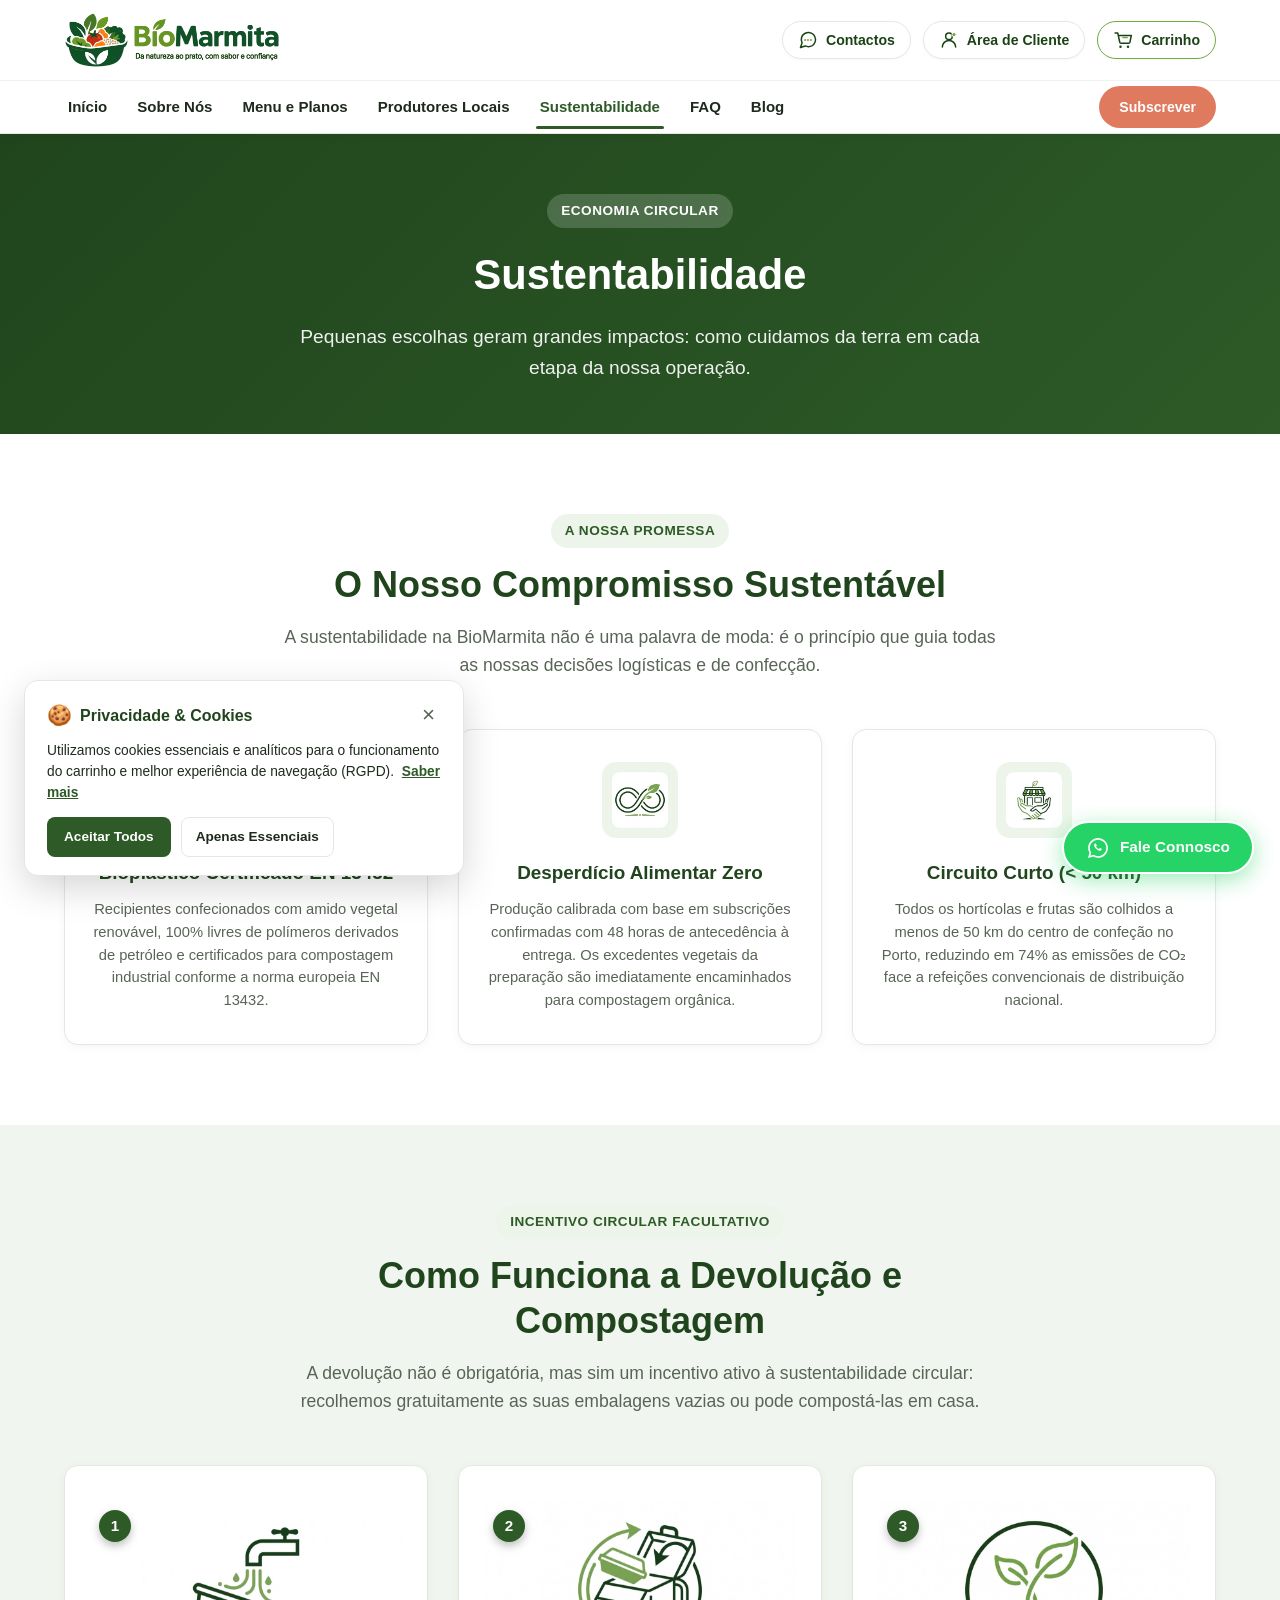
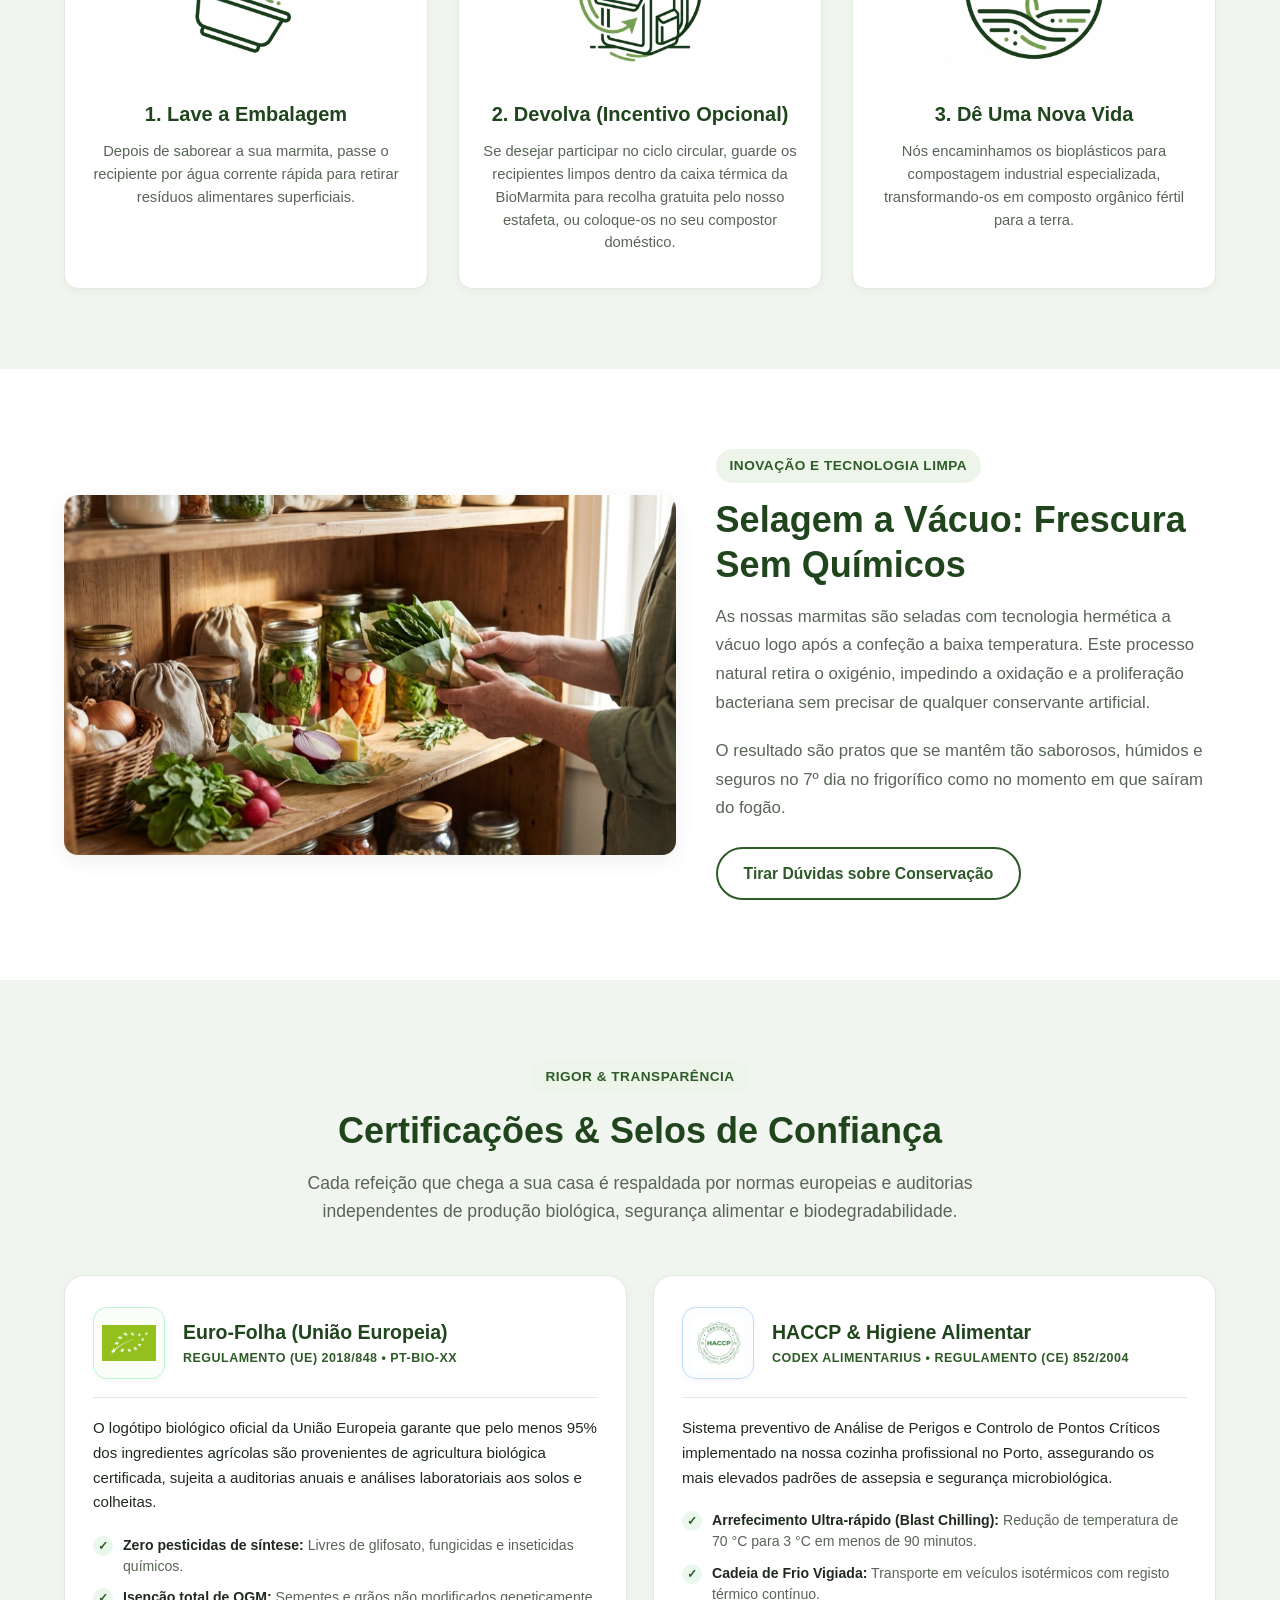
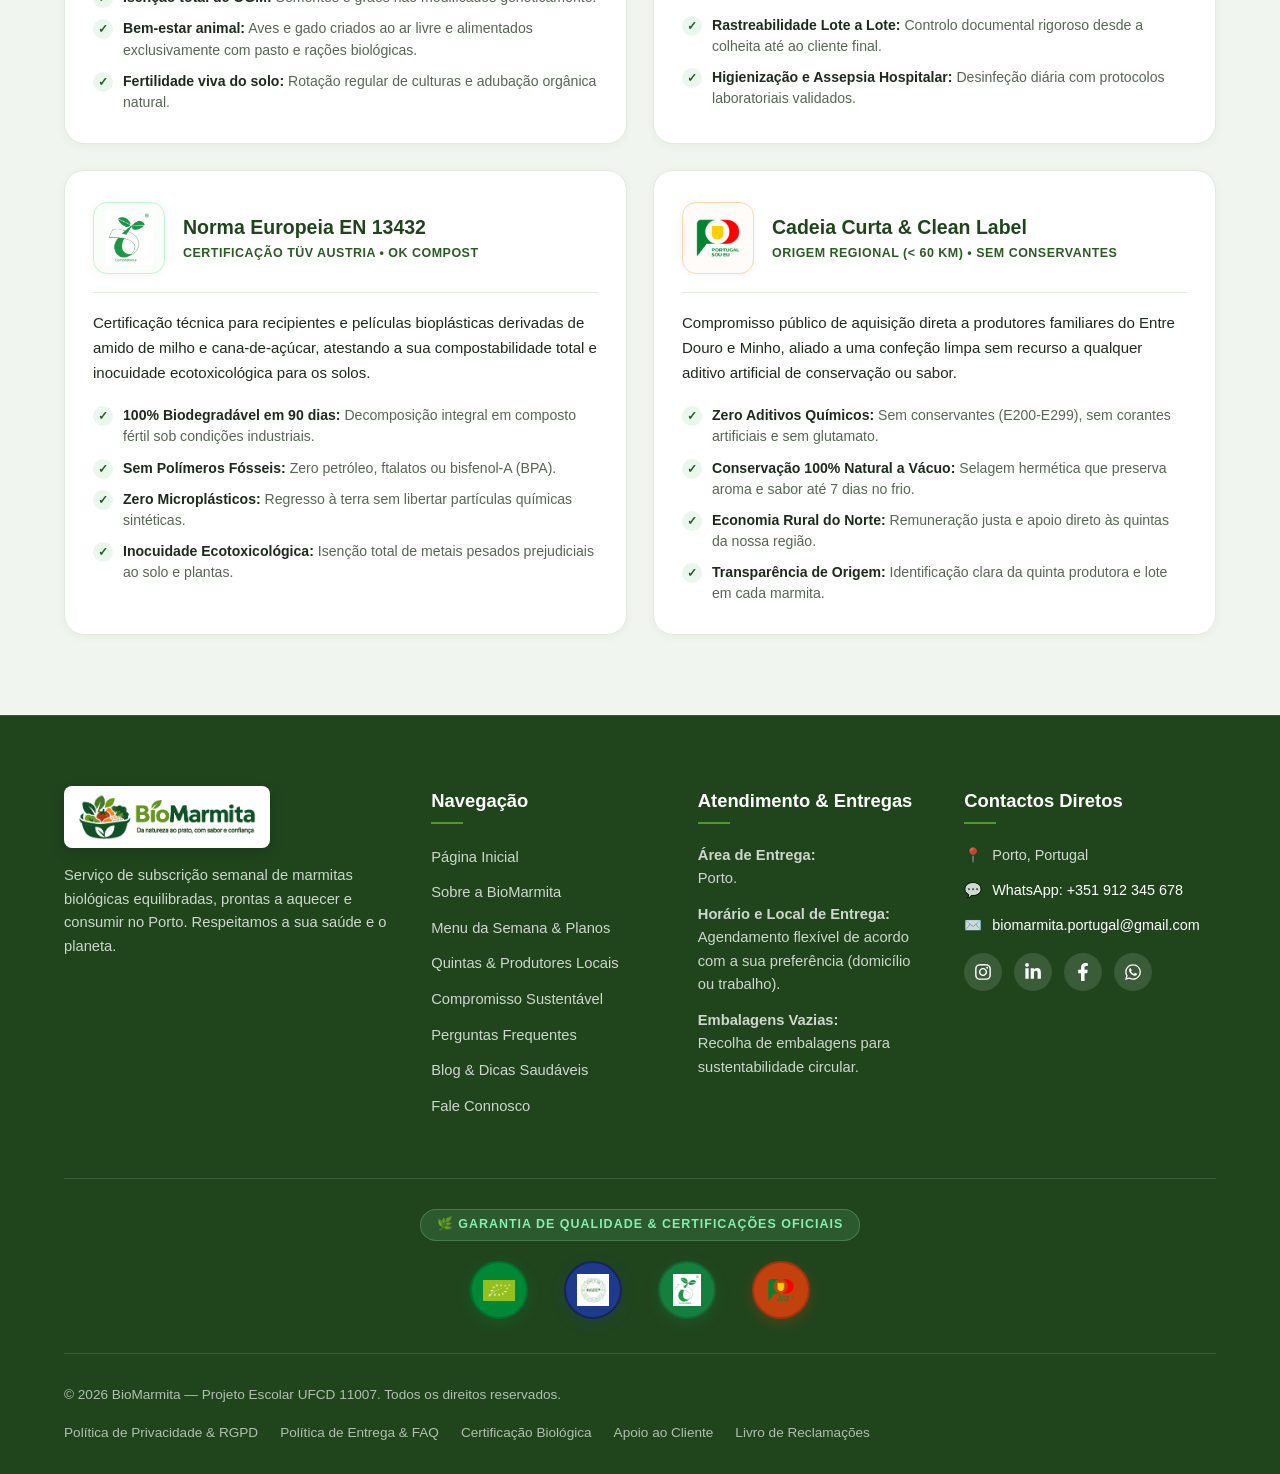
<file: sustentabilidade.html>
<!DOCTYPE html>
<html lang="pt-PT">
<head>
  <meta charset="UTF-8">
  <meta name="viewport" content="width=device-width, initial-scale=1.0">
  <meta name="description" content="Descubra as práticas de sustentabilidade da BioMarmita: embalagens de bioplástico compostáveis, recolha para reciclagem e desperdício zero no Porto.">
  <title>Sustentabilidade — BioMarmita</title>
  <link rel="stylesheet" href="./css/style.css?v=2.6">
</head>
<body>

  <!-- ======================================================================
       CABEÇALHO & BARRA DE NAVEGAÇÃO DE 2 LINHAS
       ====================================================================== -->
  <header class="site-header">
    <!-- Linha 1: Topo (Logo na esquerda e Contactos, Área do Cliente e Carrinho na direita) -->
    <div class="header-top-row">
      <div class="container header-top-container">
        <a href="index.html" class="brand-logo" aria-label="BioMarmita — Da natureza ao prato, com sabor e confiança.">
          <img src="./assets/imagens/logo-biomarmita-horizontal.png" alt="BioMarmita — Da natureza ao prato, com sabor e confiança." class="brand-logo-horizontal">
        </a>

        <div class="header-top-actions">
          <a href="contactos.html" class="header-action-btn" title="Contactos e Apoio ao Cliente">
            <span class="action-icon">
              <svg width="20" height="20" viewBox="0 0 24 24" fill="none" xmlns="http://www.w3.org/2000/svg">
              <path d="M21 11.5a8.38 8.38 0 0 1-.9 3.8 8.5 8.5 0 0 1-7.6 4.7 8.38 8.38 0 0 1-3.8-.9L3 21l1.9-5.7a8.38 8.38 0 0 1-.9-3.8 8.5 8.5 0 0 1 4.7-7.6 8.38 8.38 0 0 1 3.8-.9h.5a8.48 8.48 0 0 1 8 8v.5z" stroke="#1A4314" stroke-width="1.8" stroke-linecap="round" stroke-linejoin="round"/>
              <circle cx="8.5" cy="12" r="1.25" fill="#73A942"/>
              <circle cx="12" cy="12" r="1.25" fill="#73A942"/>
              <circle cx="15.5" cy="12" r="1.25" fill="#73A942"/>
            </svg>
            </span>
            <span class="action-label">Contactos</span>
          </a>
          <a href="area-cliente.html" class="header-action-btn" title="Área de Cliente">
            <span class="action-icon">
              <svg width="20" height="20" viewBox="0 0 24 24" fill="none" xmlns="http://www.w3.org/2000/svg">
              <circle cx="12" cy="7.5" r="4" stroke="#1A4314" stroke-width="1.8"/>
              <path d="M4 20.5a8 8 0 0 1 16 0" stroke="#1A4314" stroke-width="1.8" stroke-linecap="round"/>
              <circle cx="18" cy="5.5" r="2.5" fill="#73A942" stroke="#ffffff" stroke-width="1.2"/>
            </svg>
            </span>
            <span class="action-label">Área de Cliente</span>
          </a>
          <a href="carrinho.html" class="header-action-btn cart-btn" title="Ver Carrinho de Compras">
            <span class="action-icon">
              <svg width="20" height="20" viewBox="0 0 24 24" fill="none" xmlns="http://www.w3.org/2000/svg">
              <circle cx="9" cy="20" r="1.5" fill="#1A4314"/>
              <circle cx="18" cy="20" r="1.5" fill="#1A4314"/>
              <path d="M2.5 3.5h3.2l2.4 11.2a1.5 1.5 0 0 0 1.5 1.1h9.2a1.5 1.5 0 0 0 1.5-1.1L22 6.5H6.5" stroke="#1A4314" stroke-width="1.8" stroke-linecap="round" stroke-linejoin="round"/>
              <path d="M12 9h5" stroke="#73A942" stroke-width="2" stroke-linecap="round"/>
            </svg>
            </span>
            <span class="action-label">Carrinho</span>
          </a>

          <!-- Botão Hambúrguer para ecrãs móveis -->
          <button class="hamburger-btn" id="hamburgerBtn" aria-label="Abrir menu de navegação" aria-expanded="false">
            <svg viewBox="0 0 24 24" fill="none" stroke="#1A4314" stroke-width="2" stroke-linecap="round" stroke-linejoin="round">
              <line x1="3" y1="12" x2="21" y2="12"></line>
              <line x1="3" y1="6" x2="21" y2="6"></line>
              <line x1="3" y1="18" x2="21" y2="18"></line>
            </svg>
          </button>
        </div>
      </div>
    </div>

    <!-- Linha 2: Menu de Navegação com Botão de Subscrição -->
    <div class="header-bottom-row">
      <div class="container header-bottom-container">
        <nav class="nav-menu" id="navMenu">
          <a href="index.html" class="nav-link">Início</a>
          <a href="sobre.html" class="nav-link">Sobre Nós</a>
          <a href="menu.html" class="nav-link">Menu e Planos</a>
          <a href="produtores.html" class="nav-link">Produtores Locais</a>
          <a href="sustentabilidade.html" class="nav-link active">Sustentabilidade</a>
          <a href="faq.html" class="nav-link">FAQ</a>
          <a href="blog.html" class="nav-link">Blog</a>
          <a href="contactos.html" class="nav-link nav-mobile-only">Contactos</a>
          <a href="area-cliente.html" class="nav-link nav-mobile-only">Área de Cliente</a>
          <a href="carrinho.html" class="nav-link nav-mobile-only">Carrinho</a>
          <a href="carrinho.html" class="btn btn-accent btn-sm nav-cta">Subscrever</a>
        </nav>
      </div>
    </div>
  </header>

  <main>
    <!-- ======================================================================
         BANNER DE APRESENTAÇÃO
         ====================================================================== -->
    <section class="subpage-hero">
      <div class="container">
        <span class="badge">Economia Circular</span>
        <h1>Sustentabilidade</h1>
        <p>Pequenas escolhas geram grandes impactos: como cuidamos da terra em cada etapa da nossa operação.</p>
      </div>
    </section>

    <!-- ======================================================================
         O NOSSO COMPROMISSO ECOLÓGICO (3 PILARES COM ÍCONES)
         ====================================================================== -->
    <section class="section section-white">
      <div class="container">
        <div class="section-header">
          <span class="badge">A Nossa Promessa</span>
          <h2 class="section-title">O Nosso Compromisso Sustentável</h2>
          <p class="section-subtitle">
            A sustentabilidade na BioMarmita não é uma palavra de moda: é o princípio que guia todas as nossas decisões logísticas e de confecção.
          </p>
          <span class="mobile-swipe-hint"><span aria-hidden="true">👉</span> Deslize para ver os 3 pilares</span>
        </div>

        <div class="features-grid-3 mobile-carousel-container">
          <!-- Pilar 1: Embalagens Biodegradáveis -->
          <div class="feature-card">
            <div class="feature-icon-box">
              <img src="./assets/icones/embalagens_bio.jpeg" alt="Ícone Embalagens Biodegradáveis" loading="lazy" decoding="async">
            </div>
            <h3 class="feature-title">Bioplástico Certificado EN 13432</h3>
            <p class="feature-desc">
              Recipientes confecionados com amido vegetal renovável, 100% livres de polímeros derivados de petróleo e certificados para compostagem industrial conforme a norma europeia EN 13432.
            </p>
          </div>

          <!-- Pilar 2: Redução do Desperdício -->
          <div class="feature-card">
            <div class="feature-icon-box">
              <img src="./assets/icones/reducao_desp.jpeg" alt="Ícone Redução do Desperdício" loading="lazy" decoding="async">
            </div>
            <h3 class="feature-title">Desperdício Alimentar Zero</h3>
            <p class="feature-desc">
              Produção calibrada com base em subscrições confirmadas com 48 horas de antecedência à entrega. Os excedentes vegetais da preparação são imediatamente encaminhados para compostagem orgânica.
            </p>
          </div>

          <!-- Pilar 3: Apoio ao Comércio Local -->
          <div class="feature-card">
            <div class="feature-icon-box">
              <img src="./assets/icones/apoio_comer.jpeg" alt="Ícone Apoio ao Comércio Local" loading="lazy" decoding="async">
            </div>
            <h3 class="feature-title">Circuito Curto (&lt; 50 km)</h3>
            <p class="feature-desc">
              Todos os hortícolas e frutas são colhidos a menos de 50 km do centro de confeção no Porto, reduzindo em 74% as emissões de CO₂ face a refeições convencionais de distribuição nacional.
            </p>
          </div>
        </div>
      </div>
    </section>

    <!-- ======================================================================
         COMO RECICLAR E COMPOSTAR (3 PASSOS)
         ====================================================================== -->
    <section class="section section-alt">
      <div class="container">
        <div class="section-header">
          <span class="badge">Incentivo Circular Facultativo</span>
          <h2 class="section-title">Como Funciona a Devolução e Compostagem</h2>
          <p class="section-subtitle">
            A devolução não é obrigatória, mas sim um incentivo ativo à sustentabilidade circular: recolhemos gratuitamente as suas embalagens vazias ou pode compostá-las em casa.
          </p>
          <span class="mobile-swipe-hint"><span aria-hidden="true">👉</span> Deslize para ver os 3 passos circulares</span>
        </div>

        <div class="recycling-steps-grid">
          <!-- Passo 1 -->
          <div class="recycling-card">
            <div class="recycling-img-box">
              <img src="./assets/imagens/reciclar-lave.jpeg" alt="Lavar a embalagem bioplástica em água corrente" loading="lazy" decoding="async">
              <div class="recycling-badge">1</div>
            </div>
            <h3>1. Lave a Embalagem</h3>
            <p>
              Depois de saborear a sua marmita, passe o recipiente por água corrente rápida para retirar resíduos alimentares superficiais.
            </p>
          </div>

          <!-- Passo 2 -->
          <div class="recycling-card">
            <div class="recycling-img-box">
              <img src="./assets/imagens/reciclar-devolva.jpeg" alt="Guardar os recipientes na caixa de entrega para devolução" loading="lazy" decoding="async">
              <div class="recycling-badge">2</div>
            </div>
            <h3>2. Devolva (Incentivo Opcional)</h3>
            <p>
              Se desejar participar no ciclo circular, guarde os recipientes limpos dentro da caixa térmica da BioMarmita para recolha gratuita pelo nosso estafeta, ou coloque-os no seu compostor doméstico.
            </p>
          </div>

          <!-- Passo 3 -->
          <div class="recycling-card">
            <div class="recycling-img-box">
              <img src="./assets/imagens/reciclar-nova-vida.jpeg" alt="Compostagem industrial transformando embalagem em adubo fértil" loading="lazy" decoding="async">
              <div class="recycling-badge">3</div>
            </div>
            <h3>3. Dê Uma Nova Vida</h3>
            <p>
              Nós encaminhamos os bioplásticos para compostagem industrial especializada, transformando-os em composto orgânico fértil para a terra.
            </p>
          </div>
        </div>
      </div>
    </section>

    <!-- ======================================================================
         DESTAQUE VISUAL: EMBALAGENS E DESPENSA ECOLÓGICA
         ====================================================================== -->
    <section class="section section-white">
      <div class="container">
        <div class="subpage-hero-split-grid">
          <div>
            <img src="./assets/imagens/embalagem-eco.jpeg" alt="Despensa sustentável e embalagens de conservação ecológica" class="subpage-hero-img" loading="lazy" decoding="async">
          </div>
          <div>
            <span class="badge">Inovação e Tecnologia Limpa</span>
            <h2 class="section-title">Selagem a Vácuo: Frescura Sem Químicos</h2>
            <p style="font-size: 1.05rem; color: var(--color-text-muted); line-height: 1.7; margin-bottom: 20px;">
              As nossas marmitas são seladas com tecnologia hermética a vácuo logo após a confeção a baixa temperatura. Este processo natural retira o oxigénio, impedindo a oxidação e a proliferação bacteriana sem precisar de qualquer conservante artificial.
            </p>
            <p style="font-size: 1.05rem; color: var(--color-text-muted); line-height: 1.7; margin-bottom: 24px;">
              O resultado são pratos que se mantêm tão saborosos, húmidos e seguros no 7º dia no frigorífico como no momento em que saíram do fogão.
            </p>
            <a href="faq.html" class="btn btn-outline">Tirar Dúvidas sobre Conservação</a>
          </div>
        </div>
      </div>
    </section>

    <!-- ======================================================================
         SELOS & CERTIFICAÇÕES OFICIAIS (AUDITORIAS E QUALIDADE)
         ====================================================================== -->
    <section class="section section-alt" id="certificacoes">
      <div class="container">
        <div class="section-header">
          <span class="badge">Rigor & Transparência</span>
          <h2 class="section-title">Certificações & Selos de Confiança</h2>
          <p class="section-subtitle">
            Cada refeição que chega a sua casa é respaldada por normas europeias e auditorias independentes de produção biológica, segurança alimentar e biodegradabilidade.
          </p>
          <span class="mobile-swipe-hint"><span aria-hidden="true">👉</span> Deslize para explorar as 4 certificações</span>
        </div>

        <div class="cert-detailed-grid">
          <!-- Certificado 1: Euro-Folha UE -->
          <div class="cert-detailed-card">
            <div class="cert-detailed-header">
              <div class="cert-logo-box" style="background: #fbfdfb; border-color: #bbf7d0;">
                <img src="./assets/imagens/selo-euro-folha.png" alt="Logótipo Biológico Oficial Euro-Folha da União Europeia" class="cert-logo-img" loading="lazy" decoding="async">
              </div>
              <div class="cert-title-group">
                <h3>Euro-Folha (União Europeia)</h3>
                <span class="cert-norm">Regulamento (UE) 2018/848 • PT-BIO-XX</span>
              </div>
            </div>
            <div class="cert-detailed-body">
              <p>
                O logótipo biológico oficial da União Europeia garante que pelo menos 95% dos ingredientes agrícolas são provenientes de agricultura biológica certificada, sujeita a auditorias anuais e análises laboratoriais aos solos e colheitas.
              </p>
              <ul class="cert-guarantee-list">
                <li><span class="cert-check">✓</span> <span class="cert-check-text"><strong>Zero pesticidas de síntese:</strong> Livres de glifosato, fungicidas e inseticidas químicos.</span></li>
                <li><span class="cert-check">✓</span> <span class="cert-check-text"><strong>Isenção total de OGM:</strong> Sementes e grãos não modificados geneticamente.</span></li>
                <li><span class="cert-check">✓</span> <span class="cert-check-text"><strong>Bem-estar animal:</strong> Aves e gado criados ao ar livre e alimentados exclusivamente com pasto e rações biológicas.</span></li>
                <li><span class="cert-check">✓</span> <span class="cert-check-text"><strong>Fertilidade viva do solo:</strong> Rotação regular de culturas e adubação orgânica natural.</span></li>
              </ul>
            </div>
          </div>

          <!-- Certificado 2: HACCP & ISO 22000 -->
          <div class="cert-detailed-card">
            <div class="cert-detailed-header">
              <div class="cert-logo-box" style="background: #fbfdff; border-color: #bfdbfe;">
                <img src="./assets/imagens/selo-haccp.png" alt="Selo Oficial de Higiene e Segurança Alimentar HACCP" class="cert-logo-img" loading="lazy" decoding="async">
              </div>
              <div class="cert-title-group">
                <h3>HACCP & Higiene Alimentar</h3>
                <span class="cert-norm">Codex Alimentarius • Regulamento (CE) 852/2004</span>
              </div>
            </div>
            <div class="cert-detailed-body">
              <p>
                Sistema preventivo de Análise de Perigos e Controlo de Pontos Críticos implementado na nossa cozinha profissional no Porto, assegurando os mais elevados padrões de assepsia e segurança microbiológica.
              </p>
              <ul class="cert-guarantee-list">
                <li><span class="cert-check">✓</span> <span class="cert-check-text"><strong>Arrefecimento Ultra-rápido (Blast Chilling):</strong> Redução de temperatura de 70 °C para 3 °C em menos de 90 minutos.</span></li>
                <li><span class="cert-check">✓</span> <span class="cert-check-text"><strong>Cadeia de Frio Vigiada:</strong> Transporte em veículos isotérmicos com registo térmico contínuo.</span></li>
                <li><span class="cert-check">✓</span> <span class="cert-check-text"><strong>Rastreabilidade Lote a Lote:</strong> Controlo documental rigoroso desde a colheita até ao cliente final.</span></li>
                <li><span class="cert-check">✓</span> <span class="cert-check-text"><strong>Higienização e Assepsia Hospitalar:</strong> Desinfeção diária com protocolos laboratoriais validados.</span></li>
              </ul>
            </div>
          </div>

          <!-- Certificado 3: Norma EN 13432 Compostável -->
          <div class="cert-detailed-card">
            <div class="cert-detailed-header">
              <div class="cert-logo-box" style="background: #fbfdfb; border-color: #bbf7d0;">
                <img src="./assets/imagens/selo-en-13432.png" alt="Selo Oficial da Norma Europeia EN 13432 OK Compost" class="cert-logo-img" loading="lazy" decoding="async">
              </div>
              <div class="cert-title-group">
                <h3>Norma Europeia EN 13432</h3>
                <span class="cert-norm">Certificação TÜV Austria • OK Compost</span>
              </div>
            </div>
            <div class="cert-detailed-body">
              <p>
                Certificação técnica para recipientes e películas bioplásticas derivadas de amido de milho e cana-de-açúcar, atestando a sua compostabilidade total e inocuidade ecotoxicológica para os solos.
              </p>
              <ul class="cert-guarantee-list">
                <li><span class="cert-check">✓</span> <span class="cert-check-text"><strong>100% Biodegradável em 90 dias:</strong> Decomposição integral em composto fértil sob condições industriais.</span></li>
                <li><span class="cert-check">✓</span> <span class="cert-check-text"><strong>Sem Polímeros Fósseis:</strong> Zero petróleo, ftalatos ou bisfenol-A (BPA).</span></li>
                <li><span class="cert-check">✓</span> <span class="cert-check-text"><strong>Zero Microplásticos:</strong> Regresso à terra sem libertar partículas químicas sintéticas.</span></li>
                <li><span class="cert-check">✓</span> <span class="cert-check-text"><strong>Inocuidade Ecotoxicológica:</strong> Isenção total de metais pesados prejudiciais ao solo e plantas.</span></li>
              </ul>
            </div>
          </div>

          <!-- Certificado 4: Clean Label & Cadeia Curta -->
          <div class="cert-detailed-card">
            <div class="cert-detailed-header">
              <div class="cert-logo-box" style="background: #fffbf9; border-color: #fed7aa;">
                <img src="./assets/imagens/selo-cadeia-curta.png" alt="Selo Oficial Cadeia Curta e Clean Label" class="cert-logo-img" loading="lazy" decoding="async">
              </div>
              <div class="cert-title-group">
                <h3>Cadeia Curta & Clean Label</h3>
                <span class="cert-norm">Origem Regional (&lt; 60 km) • Sem Conservantes</span>
              </div>
            </div>
            <div class="cert-detailed-body">
              <p>
                Compromisso público de aquisição direta a produtores familiares do Entre Douro e Minho, aliado a uma confeção limpa sem recurso a qualquer aditivo artificial de conservação ou sabor.
              </p>
              <ul class="cert-guarantee-list">
                <li><span class="cert-check">✓</span> <span class="cert-check-text"><strong>Zero Aditivos Químicos:</strong> Sem conservantes (E200-E299), sem corantes artificiais e sem glutamato.</span></li>
                <li><span class="cert-check">✓</span> <span class="cert-check-text"><strong>Conservação 100% Natural a Vácuo:</strong> Selagem hermética que preserva aroma e sabor até 7 dias no frio.</span></li>
                <li><span class="cert-check">✓</span> <span class="cert-check-text"><strong>Economia Rural do Norte:</strong> Remuneração justa e apoio direto às quintas da nossa região.</span></li>
                <li><span class="cert-check">✓</span> <span class="cert-check-text"><strong>Transparência de Origem:</strong> Identificação clara da quinta produtora e lote em cada marmita.</span></li>
              </ul>
            </div>
          </div>
        </div>
      </div>
    </section>
  </main>

  <!-- ======================================================================
       RODAPÉ CORPORATIVO UNIFICADO
       ====================================================================== -->
  <footer class="site-footer">
    <div class="container">
      <div class="footer-grid">
        <div class="footer-col footer-about">
          <a href="index.html" class="footer-brand-logo" aria-label="BioMarmita — Da natureza ao prato, com sabor e confiança.">
            <img src="./assets/imagens/logo-biomarmita-horizontal.png" alt="BioMarmita — Da natureza ao prato, com sabor e confiança." class="footer-brand-logo-img">
          </a>
          <p>
            Serviço de subscrição semanal de marmitas biológicas equilibradas, prontas a aquecer e consumir no Porto. Respeitamos a sua saúde e o planeta.
          </p>
        </div>

        <div class="footer-col">
          <h4>Navegação</h4>
          <ul class="footer-links">
            <li><a href="index.html">Página Inicial</a></li>
            <li><a href="sobre.html">Sobre a BioMarmita</a></li>
            <li><a href="menu.html">Menu da Semana & Planos</a></li>
            <li><a href="produtores.html">Quintas & Produtores Locais</a></li>
            <li><a href="sustentabilidade.html">Compromisso Sustentável</a></li>
            <li><a href="faq.html">Perguntas Frequentes</a></li>
            <li><a href="blog.html">Blog & Dicas Saudáveis</a></li>
            <li><a href="contactos.html">Fale Connosco</a></li>
          </ul>
        </div>

        <div class="footer-col">
          <h4>Atendimento & Entregas</h4>
          <p style="font-size: 0.92rem; color: rgba(255,255,255,0.78); margin-bottom: 12px;">
            <strong>Área de Entrega:</strong><br>
            Porto.
          </p>
          <p style="font-size: 0.92rem; color: rgba(255,255,255,0.78); margin-bottom: 12px;">
            <strong>Horário e Local de Entrega:</strong><br>
            Agendamento flexível de acordo com a sua preferência (domicílio ou trabalho).
          </p>
          <p style="font-size: 0.92rem; color: rgba(255,255,255,0.78);">
            <strong>Embalagens Vazias:</strong><br>
            Recolha de embalagens para sustentabilidade circular.
          </p>
        </div>

        <div class="footer-col">
          <h4>Contactos Diretos</h4>
          <div class="footer-contact-item">
            <span>📍</span>
            <span>Porto, Portugal</span>
          </div>
          <div class="footer-contact-item">
            <span>💬</span>
            <a href="https://wa.me/351912345678" target="_blank" style="color: #ffffff;">WhatsApp: +351 912 345 678</a>
          </div>
          <div class="footer-contact-item">
            <span>✉️</span>
            <a href="mailto:biomarmita.portugal@gmail.com" style="color: #ffffff;">biomarmita.portugal@gmail.com</a>
          </div>
          <div class="footer-social-links">
            <a href="https://instagram.com/biomarmita.portugal" target="_blank" rel="noopener noreferrer" class="social-btn social-instagram" aria-label="Instagram">
              <svg viewBox="0 0 448 512" width="18" height="18" fill="currentColor" aria-hidden="true"><path d="M224.1 141c-63.6 0-114.9 51.3-114.9 114.9s51.3 114.9 114.9 114.9S339 319.5 339 255.9 287.7 141 224.1 141zm0 189.6c-41.1 0-74.7-33.5-74.7-74.7s33.5-74.7 74.7-74.7 74.7 33.5 74.7 74.7-33.6 74.7-74.7 74.7zm146.4-194.3c0 14.9-12 26.8-26.8 26.8-14.9 0-26.8-12-26.8-26.8s12-26.8 26.8-26.8 26.8 12 26.8 26.8zm76.1 27.2c-1.7-35.9-9.9-67.7-36.2-93.9-26.2-26.2-58-34.4-93.9-36.2-37-2.1-147.9-2.1-184.9 0-35.8 1.7-67.6 9.9-93.9 36.1s-34.4 58-36.2 93.9c-2.1 37-2.1 147.9 0 184.9 1.7 35.9 9.9 67.7 36.2 93.9s58 34.4 93.9 36.2c37 2.1 147.9 2.1 184.9 0 35.9-1.7 67.7-9.9 93.9-36.2 26.2-26.2 34.4-58 36.2-93.9 2.1-37 2.1-147.8 0-184.8zM398.8 388c-7.8 19.6-22.9 34.7-42.6 42.6-29.5 11.7-99.5 9-132.1 9s-102.7 2.6-132.1-9c-19.6-7.8-34.7-22.9-42.6-42.6-11.7-29.5-9-99.5-9-132.1s-2.6-102.7 9-132.1c7.8-19.6 22.9-34.7 42.6-42.6 29.5-11.7 99.5-9 132.1-9s102.7-2.6 132.1 9c19.6 7.8 34.7 22.9 42.6 42.6 11.7 29.5 9 99.5 9 132.1s2.7 102.7-9 132.1z"/></svg>
            </a>
            <a href="https://linkedin.com" target="_blank" rel="noopener noreferrer" class="social-btn social-linkedin" aria-label="LinkedIn">
              <svg viewBox="0 0 448 512" width="18" height="18" fill="currentColor" aria-hidden="true"><path d="M100.28 448H7.4V148.9h92.88zM53.79 108.1C24.09 108.1 0 83.5 0 53.8a53.79 53.79 0 0 1 107.58 0c0 29.7-24.1 54.3-53.79 54.3zM447.9 448h-92.68V302.4c0-34.7-.7-79.2-48.29-79.2-48.29 0-55.69 37.7-55.69 76.7V448h-92.78V148.9h89.08v40.8h1.3c12.4-23.5 42.69-48.3 87.88-48.3 94 0 111.28 61.9 111.28 142.3V448z"/></svg>
            </a>
            <a href="https://facebook.com" target="_blank" rel="noopener noreferrer" class="social-btn social-facebook" aria-label="Facebook">
              <svg viewBox="0 0 320 512" width="18" height="18" fill="currentColor" aria-hidden="true"><path d="M279.14 288l14.22-92.66h-88.91v-60.13c0-25.35 12.42-50.06 52.24-50.06h40.42V6.26S260.43 0 225.36 0c-73.22 0-121.08 44.38-121.08 124.72v70.62H22.89V288h81.39v224h100.17V288z"/></svg>
            </a>
            <a href="https://wa.me/351912345678" target="_blank" rel="noopener noreferrer" class="social-btn social-whatsapp" aria-label="WhatsApp">
              <svg viewBox="0 0 448 512" width="18" height="18" fill="currentColor" aria-hidden="true"><path d="M380.9 97.1C339 55.1 283.2 32 223.9 32c-122.4 0-222 99.6-222 222 0 39.1 10.2 77.3 29.6 111L0 480l117.7-30.9c32.4 17.7 68.9 27 106.1 27h.1c122.3 0 224.1-99.6 224.1-222 0-59.3-25.2-115-67.1-157zm-157 341.6c-33.2 0-65.7-8.9-94-25.7l-6.7-4-69.8 18.3L72 359.2l-4.4-7c-18.5-29.4-28.2-63.3-28.2-98.2 0-101.7 82.8-184.5 184.6-184.5 49.3 0 95.6 19.2 130.4 54.1 34.8 34.9 56.2 81.2 56.1 130.5 0 101.8-84.9 184.6-186.6 184.6zm101.2-138.2c-5.5-2.8-32.8-16.2-37.9-18-5.1-1.9-8.8-2.8-12.5 2.8-3.7 5.6-14.3 18-17.6 21.8-3.2 3.7-6.5 4.2-12 1.4-32.6-16.3-54-29.1-75.5-66-5.7-9.8 5.7-9.1 16.3-30.3 1.8-3.7.9-6.9-.5-9.7-1.4-2.8-12.5-30.1-17.1-41.2-4.5-10.8-9.1-9.3-12.5-9.5-3.2-.2-6.9-.2-10.6-.2-3.7 0-9.7 1.4-14.8 6.9-5.1 5.6-19.4 19-19.4 46.3 0 27.3 19.9 53.7 22.6 57.4 2.8 3.7 39.1 59.7 94.8 83.8 35.2 15.2 49 16.5 66.6 13.9 10.7-1.6 32.8-13.4 37.4-26.4 4.6-13 4.6-24.1 3.2-26.4-1.3-2.5-5-3.9-10.5-6.6z"/></svg>
            </a>
          </div>
        </div>
      </div>

      <!-- Barra de Certificações Oficiais no Rodapé -->
      <div class="footer-certifications-bar">
        <div class="footer-cert-header">
          <span>🌿 Garantia de Qualidade &amp; Certificações Oficiais</span>
        </div>
        <div class="cert-logos-row" role="list" aria-label="Certificações Oficiais da BioMarmita">
          <!-- Selo 1: Euro-Folha UE -->
          <a href="sustentabilidade.html#certificacoes" class="cert-logo-item" role="listitem" title="Euro-Folha UE: 100% Bio • Sem Pesticidas nem OGM">
            <div class="cert-logo-circle euroleaf" aria-hidden="true">
              <img src="./assets/imagens/selo-euro-folha.png" alt="Euro-Folha UE" class="cert-logo-img" loading="lazy" decoding="async">
            </div>
            <div class="cert-logo-tooltip" role="tooltip">
              <strong class="cert-tooltip-title">Euro-Folha UE</strong>
              <span class="cert-tooltip-desc">100% Bio • Sem Pesticidas nem OGM</span>
              <span class="cert-tooltip-action">Saber mais →</span>
            </div>
          </a>

          <!-- Selo 2: Higiene e Segurança HACCP -->
          <a href="sustentabilidade.html#certificacoes" class="cert-logo-item" role="listitem" title="HACCP &amp; Higiene: Segurança Alimentar Certificada">
            <div class="cert-logo-circle haccp" aria-hidden="true">
              <img src="./assets/imagens/selo-haccp.png" alt="HACCP" class="cert-logo-img" loading="lazy" decoding="async">
            </div>
            <div class="cert-logo-tooltip" role="tooltip">
              <strong class="cert-tooltip-title">HACCP &amp; Higiene</strong>
              <span class="cert-tooltip-desc">Segurança Alimentar Certificada</span>
              <span class="cert-tooltip-action">Saber mais →</span>
            </div>
          </a>

          <!-- Selo 3: Bioplástico Compostável EN 13432 -->
          <a href="sustentabilidade.html#certificacoes" class="cert-logo-item" role="listitem" title="Norma EN 13432: Bioplástico 100% Compostável">
            <div class="cert-logo-circle compost" aria-hidden="true">
              <img src="./assets/imagens/selo-en-13432.png" alt="Norma EN 13432" class="cert-logo-img" loading="lazy" decoding="async">
            </div>
            <div class="cert-logo-tooltip" role="tooltip">
              <strong class="cert-tooltip-title">Norma EN 13432</strong>
              <span class="cert-tooltip-desc">Bioplástico 100% Compostável</span>
              <span class="cert-tooltip-action">Saber mais →</span>
            </div>
          </a>

          <!-- Selo 4: Cadeia Curta / Origem Nacional -->
          <a href="produtores.html" class="cert-logo-item" role="listitem" title="Cadeia Curta (< 60 km): Produtores Locais do Norte">
            <div class="cert-logo-circle local" aria-hidden="true">
              <img src="./assets/imagens/selo-cadeia-curta.png" alt="Cadeia Curta" class="cert-logo-img" loading="lazy" decoding="async">
            </div>
            <div class="cert-logo-tooltip" role="tooltip">
              <strong class="cert-tooltip-title">Cadeia Curta (&lt; 60 km)</strong>
              <span class="cert-tooltip-desc">Produtores Locais do Norte</span>
              <span class="cert-tooltip-action">Conhecer quintas →</span>
            </div>
          </a>
        </div>
      </div>

      <div class="footer-bottom">
        <p>© 2026 BioMarmita — Projeto Escolar UFCD 11007. Todos os direitos reservados.</p>
        <div class="footer-legal-links">
          <a href="privacidade.html">Política de Privacidade &amp; RGPD</a>
          <a href="faq.html">Política de Entrega &amp; FAQ</a>
          <a href="sustentabilidade.html">Certificação Biológica</a>
          <a href="contactos.html">Apoio ao Cliente</a>
          <a href="https://www.livroreclamacoes.pt" target="_blank" rel="noopener noreferrer" title="Livro de Reclamações Eletrónico Oficial">Livro de Reclamações</a>
        </div>
      </div>
    </div>
  </footer>

    <!-- Botão Flutuante de WhatsApp -->
  <a href="https://wa.me/351912345678?text=Ol%C3%A1!%20Gostaria%20de%20saber%20mais%20sobre%20os%20planos%20da%20BioMarmita." class="whatsapp-float" target="_blank" rel="noopener noreferrer" aria-label="Falar no WhatsApp">
    <svg viewBox="0 0 24 24">
      <path d="M12.04 2C6.58 2 2.13 6.45 2.13 11.91C2.13 13.66 2.59 15.36 3.45 16.86L2.05 22L7.3 20.62C8.75 21.41 10.38 21.83 12.04 21.83C17.5 21.83 21.95 17.38 21.95 11.92C21.95 9.27 20.92 6.78 19.05 4.91C17.18 3.03 14.69 2 12.04 2M12.05 3.67C14.25 3.67 16.31 4.53 17.87 6.09C19.42 7.65 20.28 9.72 20.28 11.92C20.28 16.46 16.58 20.15 12.04 20.15C10.56 20.15 9.11 19.76 7.85 19L7.55 18.83L4.43 19.65L5.26 16.61L5.06 16.29C4.24 14.99 3.81 13.47 3.81 11.91C3.81 7.37 7.5 3.67 12.05 3.67M9.27 7.49C9.09 7.49 8.89 7.56 8.73 7.74C8.57 7.92 8.08 8.38 8.08 9.32C8.08 10.26 8.76 11.16 8.86 11.29C8.95 11.43 10.2 13.36 12.12 14.19C13.68 14.86 14 14.73 14.34 14.69C14.68 14.66 15.44 14.24 15.6 13.79C15.76 13.34 15.76 12.95 15.71 12.87C15.66 12.79 15.53 12.74 15.34 12.65C15.16 12.55 14.25 12.11 14.08 12.05C13.91 11.98 13.78 11.95 13.66 12.13C13.53 12.31 13.16 12.74 13.05 12.87C12.94 13 12.83 13.02 12.64 12.92C12.46 12.83 11.87 12.64 11.17 12.02C10.63 11.53 10.26 10.93 10.15 10.75C10.05 10.57 10.14 10.47 10.23 10.37C10.32 10.28 10.42 10.15 10.52 10.04C10.62 9.93 10.65 9.85 10.72 9.72C10.78 9.59 10.75 9.47 10.7 9.38C10.66 9.29 10.26 8.32 10.09 7.92C9.93 7.52 9.76 7.58 9.63 7.58C9.51 7.57 9.38 7.49 9.27 7.49Z"/>
    </svg>
    <span>Fale Connosco</span>
  </a>
  <!-- Botão Flutuante Voltar ao Topo -->
  <button type="button" id="backToTopBtn" class="back-to-top-btn" aria-label="Voltar ao topo da página" title="Voltar ao topo">
    <svg width="22" height="22" viewBox="0 0 24 24" fill="none" stroke="currentColor" stroke-width="2.5" stroke-linecap="round" stroke-linejoin="round">
      <line x1="12" y1="19" x2="12" y2="5"></line>
      <polyline points="5 12 12 5 19 12"></polyline>
    </svg>
  </button>


  <script src="./js/script.js?v=2.6"></script>
</body>
</html>
</file>
<file: css/style.css>
/* ==========================================================================
   BIOMARMITA — FOLHA DE ESTILOS CORPORATIVA UNIFICADA (CSS3)
   Projeto: BioMarmita — Refeições Saudáveis & Sustentáveis por Subscrição
   Slogan: "Da natureza ao prato, com sabor e confiança."
   Área de Atuação: Porto, Portugal
   Compatível com: Desktop, Tablet, Telemóvel (Mobile First / Responsivo)
   ========================================================================== */

/* --------------------------------------------------------------------------
   1. VARIÁVEIS DE DESIGN SYSTEM (CORES, FONTES E ESPAÇAMENTOS)
   -------------------------------------------------------------------------- */
:root {
  /* Paleta Corporativa de Cores */
  --color-primary-dark: #20451d;    /* Verde floresta escuro institucional */
  --color-primary: #2d5a27;         /* Verde institucional principal */
  --color-primary-light: #4c9a2a;   /* Verde folha fresco de destaque */
  --color-primary-soft: #edf5ea;    /* Fundo verde suave para cartões e destaques */
  
  --color-accent: #e07a5f;          /* Laranja terracota suave (botões de ação) */
  --color-accent-hover: #cf684d;    /* Terracota mais escuro para hover */
  
  --color-bg-body: #f8faf7;         /* Fundo da página leve e acolhedor */
  --color-bg-white: #ffffff;        /* Branco puro para cartões e cabeçalho */
  --color-bg-alt: #f1f5ef;          /* Fundo alternado para seções secundárias */
  
  --color-text-main: #1f2a1e;       /* Texto principal quase preto (alta legibilidade) */
  --color-text-muted: #586556;      /* Texto secundário e legendas */
  --color-border: #e2eae0;          /* Linhas e bordas suaves */
  
  /* Tipografia */
  --font-family-base: 'Inter', -apple-system, BlinkMacSystemFont, 'Segoe UI', Roboto, Helvetica, Arial, sans-serif;
  
  /* Sombras e Bordas */
  --radius-sm: 8px;
  --radius-md: 14px;
  --radius-lg: 20px;
  --radius-full: 9999px;
  
  --shadow-sm: 0 2px 8px rgba(32, 69, 29, 0.05);
  --shadow-md: 0 6px 20px rgba(32, 69, 29, 0.08);
  --shadow-lg: 0 12px 32px rgba(32, 69, 29, 0.12);
  
  /* Transições suaves */
  --transition: all 0.25s ease-in-out;
}

/* --------------------------------------------------------------------------
   2. RESET E REGRAS GLOBAIS
   -------------------------------------------------------------------------- */
*, *::before, *::after {
  box-sizing: border-box;
  margin: 0;
  padding: 0;
}

html {
  scroll-behavior: smooth;
  font-size: 16px;
  overflow-x: hidden;
  width: 100%;
}

section[id],
div[id] {
  scroll-margin-top: 90px;
}

body {
  font-family: var(--font-family-base);
  background-color: var(--color-bg-body);
  color: var(--color-text-main);
  line-height: 1.6;
  -webkit-font-smoothing: antialiased;
  overflow-x: hidden;
  width: 100%;
}

img {
  max-width: 100%;
  height: auto;
  display: block;
}

a {
  color: inherit;
  text-decoration: none;
  transition: var(--transition);
}

ul {
  list-style: none;
}

button, input, textarea, select {
  font: inherit;
}

/* Container Central */
.container {
  width: 100%;
  max-width: 1200px;
  margin: 0 auto;
  padding: 0 24px;
}

/* Espaçamento Padrão de Seções */
.section {
  padding: 80px 0;
}

.section-alt {
  background-color: var(--color-bg-alt);
}

.section-white {
  background-color: var(--color-bg-white);
}

/* Cabeçalhos de Seção */
.section-header {
  text-align: center;
  max-width: 720px;
  margin: 0 auto 50px auto;
}

.badge {
  display: inline-block;
  padding: 6px 14px;
  background-color: var(--color-primary-soft);
  color: var(--color-primary);
  font-size: 0.85rem;
  font-weight: 600;
  border-radius: var(--radius-full);
  text-transform: uppercase;
  letter-spacing: 0.5px;
  margin-bottom: 14px;
}

.section-title {
  font-size: 2.25rem;
  font-weight: 700;
  color: var(--color-primary-dark);
  line-height: 1.25;
  margin-bottom: 16px;
}

.section-subtitle {
  font-size: 1.1rem;
  color: var(--color-text-muted);
  line-height: 1.6;
}

/* --------------------------------------------------------------------------
   2.1 FAIXA PROMOCIONAL NO TOPO (PROMO MARQUEE)
   -------------------------------------------------------------------------- */
.promo-marquee-bar {
  background: linear-gradient(90deg, #1A4314 0%, #20451d 30%, #2d5a27 60%, #1A4314 100%);
  color: #ffffff;
  overflow: hidden;
  position: relative;
  border-bottom: 1px solid rgba(255, 255, 255, 0.12);
  font-size: 0.84rem;
  letter-spacing: 0.02em;
  user-select: none;
  z-index: 1001;
}

.promo-marquee-link {
  display: block;
  text-decoration: none;
  color: #ffffff;
  padding: 8px 0;
  transition: opacity 0.2s ease, background-color 0.2s ease;
}

.promo-marquee-link:hover {
  background-color: rgba(255, 255, 255, 0.05);
}

.promo-marquee-track {
  display: flex;
  width: max-content;
  animation: promoMarqueeScroll 30s linear infinite;
}

.promo-marquee-track:hover {
  animation-play-state: paused;
}

@keyframes promoMarqueeScroll {
  0% {
    transform: translateX(0);
  }
  100% {
    transform: translateX(-50%);
  }
}

.promo-marquee-content {
  display: flex;
  align-items: center;
  white-space: nowrap;
  gap: 22px;
  padding-right: 22px;
}

.promo-item {
  display: inline-flex;
  align-items: center;
  gap: 8px;
  color: #ffffff;
}

.promo-item strong {
  color: #ffffff;
  font-weight: 700;
}

.promo-tag {
  background: var(--color-accent);
  color: #ffffff;
  font-size: 0.76rem;
  font-weight: 800;
  padding: 2px 8px;
  border-radius: 999px;
  letter-spacing: 0.04em;
  text-transform: uppercase;
  box-shadow: 0 1px 3px rgba(0, 0, 0, 0.25);
  display: inline-block;
}

.promo-sep {
  color: rgba(255, 255, 255, 0.45);
  font-size: 0.95rem;
}

@media (max-width: 768px) {
  .promo-marquee-bar {
    font-size: 0.78rem;
  }
  .promo-marquee-link {
    padding: 6px 0;
  }
  .promo-marquee-content {
    gap: 16px;
    padding-right: 16px;
  }
  .promo-marquee-track {
    animation-duration: 24s;
  }
}

@media (prefers-reduced-motion: reduce) {
  .promo-marquee-track {
    animation: none;
    transform: none;
    width: 100%;
    justify-content: center;
    overflow-x: auto;
  }
  .promo-marquee-content[aria-hidden="true"] {
    display: none;
  }
}

/* --------------------------------------------------------------------------
   3. CABEÇALHO E BARRA DE NAVEGAÇÃO (HEADER & NAV)
   -------------------------------------------------------------------------- */
.site-header {
  position: sticky;
  top: 0;
  z-index: 1000;
  background-color: rgba(255, 255, 255, 0.98);
  backdrop-filter: blur(10px);
  border-bottom: 1px solid var(--color-border);
  box-shadow: var(--shadow-sm);
}

/* Linha 1: Top Row (Logo à esquerda e Ações à direita) */
.header-top-row {
  padding: 12px 0;
  border-bottom: 1px solid rgba(0, 0, 0, 0.05);
  background-color: #ffffff;
}

.header-top-container {
  display: flex;
  align-items: center;
  justify-content: space-between;
}

/* Logotipo Base */
.brand-logo {
  display: flex;
  align-items: center;
  gap: 12px;
  text-decoration: none;
  transition: transform 0.25s ease, opacity 0.25s ease;
}

.brand-logo:hover {
  transform: translateY(-1px);
  opacity: 0.96;
}

/* Logótipo Circular Padrão (mantido para o rodapé) */
.site-footer .brand-logo img,
.brand-logo img {
  width: 44px;
  height: 44px;
  border-radius: 50%;
  object-fit: cover;
  border: 2px solid var(--color-primary-light);
}

/* Novo Logótipo Oficial Horizontal no Cabeçalho */
.header-top-row .brand-logo {
  display: inline-flex;
  align-items: center;
  text-decoration: none;
}

.header-top-row .brand-logo img.brand-logo-horizontal {
  height: 56px;
  width: auto;
  max-width: 260px;
  border-radius: 0;
  border: none;
  object-fit: contain;
  display: block;
  transition: transform 0.25s ease, opacity 0.25s ease;
}

.header-top-row .brand-logo:hover img.brand-logo-horizontal {
  transform: translateY(-1px) scale(1.02);
  opacity: 0.96;
}

.brand-info {
  display: flex;
  flex-direction: column;
}

.brand-title {
  font-size: 1.5rem;
  font-weight: 800;
  color: var(--color-primary-dark);
  line-height: 1;
  letter-spacing: -0.3px;
}

.brand-title span {
  color: var(--color-primary-light);
}

.brand-slogan {
  font-size: 0.7rem;
  font-weight: 500;
  color: var(--color-text-muted);
  line-height: 1.2;
  margin-top: 3px;
  letter-spacing: 0.1px;
}

/* Ações Topo: Contactos, Área de Cliente, Carrinho */
.header-top-actions {
  display: flex;
  align-items: center;
  gap: 12px;
}

.header-action-btn {
  display: inline-flex;
  align-items: center;
  gap: 8px;
  padding: 7px 15px;
  border-radius: 30px;
  font-size: 0.88rem;
  font-weight: 600;
  color: #1A4314;
  text-decoration: none;
  border: 1.5px solid #e1ebe0;
  background-color: #ffffff;
  transition: var(--transition);
  box-shadow: 0 1px 3px rgba(26, 67, 20, 0.04);
}

.header-action-btn:hover {
  background-color: #f7faf6;
  border-color: #73A942;
  color: #1A4314;
  box-shadow: 0 3px 8px rgba(26, 67, 20, 0.08);
  transform: translateY(-1px);
}

.header-action-btn.active {
  background-color: #f0f7ef;
  border-color: #73A942;
  color: #1A4314;
}

.header-action-btn .action-icon {
  width: 20px;
  height: 20px;
  display: inline-flex;
  align-items: center;
  justify-content: center;
  flex-shrink: 0;
}

.header-action-btn .action-icon svg {
  width: 20px;
  height: 20px;
  display: block;
}

.header-action-btn.cart-btn {
  background-color: #ffffff;
  border-color: #73A942;
  color: #1A4314;
}

.header-action-btn.cart-btn:hover,
.header-action-btn.cart-btn.active {
  background-color: #f2f8ee;
  border-color: #1A4314;
  color: #1A4314;
}

/* Linha 2: Bottom Row (Menu e Botão Subscrever) */
.header-bottom-row {
  background-color: #ffffff;
  padding: 0;
  position: relative;
}

.header-bottom-container {
  display: flex;
  align-items: center;
  width: 100%;
}

/* Links do Menu Desktop */
.nav-menu {
  display: flex;
  align-items: center;
  width: 100%;
  gap: 22px;
  padding: 4px 0;
}

.nav-link {
  font-size: 0.94rem;
  font-weight: 600;
  color: var(--color-text-main);
  padding: 10px 4px;
  position: relative;
  text-decoration: none;
  white-space: nowrap;
  transition: var(--transition);
}

.nav-link:hover,
.nav-link.active {
  color: var(--color-primary);
}

.nav-link.active::after {
  content: '';
  position: absolute;
  bottom: 0;
  left: 0;
  width: 100%;
  height: 3px;
  background-color: var(--color-primary);
  border-radius: var(--radius-full);
}

.nav-cta {
  margin-left: auto;
  white-space: nowrap;
}

/* Itens de navegação exibidos exclusivamente no menu móvel/responsivo */
.nav-mobile-only {
  display: none;
}

/* Botão Hambúrguer Mobile */
.hamburger-btn {
  display: none;
  background: none;
  border: 1px solid var(--color-border);
  border-radius: var(--radius-sm);
  cursor: pointer;
  padding: 6px 8px;
  color: var(--color-primary-dark);
  background-color: var(--color-bg-alt);
}

.hamburger-btn svg {
  width: 24px;
  height: 24px;
  display: block;
}

/* --------------------------------------------------------------------------
   4. BOTÕES E ELEMENTOS INTERATIVOS
   -------------------------------------------------------------------------- */
.btn {
  display: inline-flex;
  align-items: center;
  justify-content: center;
  gap: 8px;
  padding: 12px 26px;
  font-size: 0.98rem;
  font-weight: 600;
  border-radius: var(--radius-full);
  cursor: pointer;
  border: 2px solid transparent;
  transition: var(--transition);
  text-align: center;
}

.btn-primary {
  background-color: var(--color-primary);
  color: var(--color-bg-white);
}

.btn-primary:hover {
  background-color: var(--color-primary-dark);
  box-shadow: 0 4px 14px rgba(45, 90, 39, 0.3);
  transform: translateY(-2px);
}

.btn-accent {
  background-color: var(--color-accent);
  color: var(--color-bg-white);
}

.btn-accent:hover {
  background-color: var(--color-accent-hover);
  box-shadow: 0 4px 14px rgba(224, 122, 95, 0.35);
  transform: translateY(-2px);
}

.btn-outline {
  background-color: transparent;
  border-color: var(--color-primary);
  color: var(--color-primary);
}

.btn-outline:hover {
  background-color: var(--color-primary);
  color: var(--color-bg-white);
  transform: translateY(-2px);
}

.btn-white {
  background-color: var(--color-bg-white);
  color: var(--color-primary-dark);
  font-weight: 700;
}

.btn-white:hover {
  background-color: var(--color-primary-soft);
  transform: translateY(-2px);
}

.btn-sm {
  padding: 8px 18px;
  font-size: 0.88rem;
}

/* --------------------------------------------------------------------------
   5. HERO BANNERS (PÁGINA INICIAL E SUBPÁGINAS)
   -------------------------------------------------------------------------- */
/* Hero da Home */
.hero-home {
  padding: 60px 0 80px 0;
  background: linear-gradient(180deg, #ffffff 0%, var(--color-bg-body) 100%);
  overflow: hidden;
}

.hero-grid {
  display: grid;
  grid-template-columns: 1.15fr 0.85fr;
  align-items: center;
  gap: 50px;
}

.hero-content h1 {
  font-size: 2.85rem;
  font-weight: 800;
  color: var(--color-primary-dark);
  line-height: 1.2;
  margin-bottom: 20px;
  letter-spacing: -0.5px;
}

.hero-content p {
  font-size: 1.18rem;
  color: var(--color-text-muted);
  line-height: 1.65;
  margin-bottom: 32px;
}

.hero-actions {
  display: flex;
  gap: 16px;
  flex-wrap: wrap;
  align-items: center;
  margin-bottom: 28px;
}

.hero-badges-strip {
  display: flex;
  gap: 20px;
  padding-top: 20px;
  border-top: 1px solid var(--color-border);
  font-size: 0.9rem;
  color: var(--color-text-muted);
}

.hero-badge-item {
  display: flex;
  align-items: center;
  gap: 8px;
}

.hero-badge-item span {
  color: var(--color-primary);
  font-weight: 700;
}

.hero-image-wrapper {
  position: relative;
}

.hero-img {
  width: 100%;
  height: 480px;
  object-fit: cover;
  object-position: right center;
  border-radius: var(--radius-lg);
  box-shadow: var(--shadow-lg);
}

/* --------------------------------------------------------------------------
   HERO DISH CAROUSEL (CARROSSEL AUTOMÁTICO DE PRATOS REAIS)
   -------------------------------------------------------------------------- */
.hero-carousel-wrapper {
  position: relative;
}

.hero-carousel-container {
  position: relative;
  width: 100%;
  height: 480px;
  border-radius: 28px;
  overflow: hidden;
  box-shadow: 0 16px 40px rgba(0, 0, 0, 0.14);
  background-color: var(--color-primary-dark);
}

.hero-carousel-slide {
  position: absolute;
  top: 0;
  left: 0;
  width: 100%;
  height: 100%;
  opacity: 0;
  visibility: hidden;
  transition: opacity 0.5s ease-in-out, visibility 0.5s ease-in-out;
  z-index: 1;
}

.hero-carousel-slide.active {
  opacity: 1;
  visibility: visible;
  z-index: 2;
}

.hero-carousel-slide .hero-img {
  width: 100%;
  height: 100%;
  object-fit: cover;
  object-position: center center !important;
  border-radius: 0;
  box-shadow: none;
  display: block;
}

.hero-slide-overlay {
  position: absolute;
  top: 0;
  left: 0;
  width: 100%;
  height: 100%;
  background: linear-gradient(
    180deg,
    rgba(14, 28, 16, 0.72) 0%,
    rgba(14, 28, 16, 0.22) 36%,
    rgba(0, 0, 0, 0.04) 55%,
    rgba(14, 28, 16, 0.65) 100%
  );
  pointer-events: none;
  z-index: 2;
}

.hero-slide-header {
  position: absolute;
  top: 0;
  left: 0;
  width: 100%;
  padding: 22px 24px;
  display: flex;
  justify-content: space-between;
  align-items: flex-start;
  gap: 16px;
  z-index: 4;
}

.hero-slide-meta {
  flex: 1;
  min-width: 0;
}

.hero-slide-category {
  display: inline-flex;
  align-items: center;
  gap: 6px;
  background: rgba(18, 54, 22, 0.82);
  backdrop-filter: blur(8px);
  -webkit-backdrop-filter: blur(8px);
  color: #86efac;
  border: 1px solid rgba(134, 239, 172, 0.28);
  padding: 5px 12px;
  border-radius: 20px;
  font-size: 0.76rem;
  font-weight: 800;
  letter-spacing: 0.5px;
  text-transform: uppercase;
}

.hero-slide-title {
  font-size: 1.6rem;
  font-weight: 800;
  color: #ffffff;
  line-height: 1.22;
  margin: 10px 0 4px 0;
  text-shadow: 0 2px 8px rgba(0, 0, 0, 0.65);
}

.hero-slide-desc {
  font-size: 0.92rem;
  color: rgba(255, 255, 255, 0.95);
  font-weight: 500;
  margin: 0;
  text-shadow: 0 1px 4px rgba(0, 0, 0, 0.65);
}

.hero-slide-cta {
  background: #d97757;
  color: #ffffff !important;
  padding: 8px 18px;
  border-radius: 50px;
  font-size: 0.88rem;
  font-weight: 700;
  text-decoration: none;
  display: inline-flex;
  align-items: center;
  gap: 6px;
  white-space: nowrap;
  box-shadow: 0 4px 14px rgba(217, 119, 87, 0.38);
  transition: all 0.2s ease;
  flex-shrink: 0;
}

.hero-slide-cta:hover {
  background: #c56546;
  transform: translateY(-2px);
  box-shadow: 0 6px 18px rgba(217, 119, 87, 0.5);
}

.hero-carousel-nav-btn {
  position: absolute;
  top: 50%;
  transform: translateY(-50%);
  width: 44px;
  height: 44px;
  border-radius: 50%;
  background: rgba(255, 255, 255, 0.92);
  backdrop-filter: blur(4px);
  -webkit-backdrop-filter: blur(4px);
  box-shadow: 0 4px 14px rgba(0, 0, 0, 0.18);
  display: flex;
  align-items: center;
  justify-content: center;
  border: none;
  cursor: pointer;
  z-index: 5;
  color: #1e3a24;
  transition: all 0.2s ease;
}

.hero-carousel-nav-btn:hover {
  background: #ffffff;
  transform: translateY(-50%) scale(1.08);
  box-shadow: 0 6px 18px rgba(0, 0, 0, 0.24);
  color: var(--color-primary-dark);
}

.hero-carousel-nav-btn.prev {
  left: 16px;
}

.hero-carousel-nav-btn.next {
  right: 16px;
}

.hero-carousel-dots-capsule {
  position: absolute;
  bottom: 18px;
  right: 20px;
  z-index: 5;
  background: rgba(14, 28, 16, 0.72);
  backdrop-filter: blur(8px);
  -webkit-backdrop-filter: blur(8px);
  border-radius: 30px;
  padding: 6px 12px;
  display: flex;
  align-items: center;
  gap: 6px;
  box-shadow: 0 4px 12px rgba(0, 0, 0, 0.25);
}

.hero-carousel-dot {
  width: 8px;
  height: 8px;
  border-radius: 50%;
  background: rgba(255, 255, 255, 0.45);
  border: none;
  padding: 0;
  cursor: pointer;
  transition: all 0.25s ease;
}

.hero-carousel-dot:hover {
  background: rgba(255, 255, 255, 0.85);
  transform: scale(1.15);
}

.hero-carousel-dot.active {
  width: 22px;
  height: 8px;
  border-radius: 4px;
  background: #84cc16;
  cursor: default;
}

.hero-floating-card {
  position: absolute;
  bottom: -14px;
  left: -14px;
  background: #ffffff;
  backdrop-filter: blur(8px);
  -webkit-backdrop-filter: blur(8px);
  padding: 12px 20px;
  border-radius: 18px;
  box-shadow: 0 10px 28px rgba(0, 0, 0, 0.12);
  border: 1px solid rgba(0, 0, 0, 0.06);
  display: flex;
  align-items: center;
  gap: 14px;
  z-index: 6;
  text-decoration: none;
  color: inherit;
  transition: transform 0.2s ease, box-shadow 0.2s ease;
}

.hero-floating-card:hover {
  transform: translateY(-2px);
  box-shadow: 0 14px 34px rgba(0, 0, 0, 0.16);
}

.floating-icon {
  width: 44px;
  height: 44px;
  border-radius: 50%;
  background: #eaf5ea;
  display: flex;
  align-items: center;
  justify-content: center;
  font-size: 1.35rem;
  color: #2d5a27;
  flex-shrink: 0;
}

.floating-text strong {
  display: block;
  font-size: 0.95rem;
  font-weight: 700;
  color: #1a4314;
  margin-bottom: 2px;
}

.floating-text span {
  font-size: 0.82rem;
  color: #47684d;
  font-weight: 500;
  display: block;
}

/* Header Padrão das Subpáginas */
.subpage-hero {
  padding: 60px 0 50px 0;
  background: linear-gradient(135deg, var(--color-primary-dark) 0%, var(--color-primary) 100%);
  color: var(--color-bg-white);
  text-align: center;
  position: relative;
}

.subpage-hero .badge {
  background-color: rgba(255, 255, 255, 0.18);
  color: #ffffff;
}

.subpage-hero h1 {
  font-size: 2.6rem;
  font-weight: 800;
  margin-bottom: 14px;
  color: #ffffff;
}

.subpage-hero p {
  font-size: 1.2rem;
  max-width: 680px;
  margin: 0 auto;
  opacity: 0.92;
  line-height: 1.6;
}

/* Subpage Hero com Imagem Lateral */
.subpage-hero-split {
  padding: 50px 0;
  background-color: var(--color-bg-white);
  border-bottom: 1px solid var(--color-border);
}

.subpage-hero-split-grid {
  display: grid;
  grid-template-columns: 1.1fr 0.9fr;
  align-items: center;
  gap: 40px;
}

.subpage-hero-img {
  width: 100%;
  height: 360px;
  object-fit: cover;
  border-radius: var(--radius-md);
  box-shadow: var(--shadow-md);
}

/* --------------------------------------------------------------------------
   6. CARDS DE PILARES, CARACTERÍSTICAS E BENEFÍCIOS
   -------------------------------------------------------------------------- */
.features-grid-4 {
  display: grid;
  grid-template-columns: repeat(4, 1fr);
  gap: 24px;
}

.features-grid-3 {
  display: grid;
  grid-template-columns: repeat(3, 1fr);
  gap: 30px;
}

.feature-card {
  background-color: var(--color-bg-white);
  padding: 32px 24px;
  border-radius: var(--radius-md);
  border: 1px solid var(--color-border);
  box-shadow: var(--shadow-sm);
  text-align: center;
  transition: var(--transition);
}

.feature-card:hover {
  transform: translateY(-6px);
  box-shadow: var(--shadow-md);
  border-color: var(--color-primary-light);
}

.feature-icon-box {
  width: 76px;
  height: 76px;
  margin: 0 auto 20px auto;
  border-radius: var(--radius-md);
  background-color: var(--color-primary-soft);
  display: flex;
  align-items: center;
  justify-content: center;
  overflow: hidden;
  padding: 10px;
}

.feature-icon-box img {
  width: 100%;
  height: 100%;
  object-fit: cover;
  border-radius: var(--radius-sm);
}

.feature-title {
  font-size: 1.18rem;
  font-weight: 700;
  color: var(--color-primary-dark);
  margin-bottom: 10px;
}

.feature-desc {
  font-size: 0.92rem;
  color: var(--color-text-muted);
  line-height: 1.55;
}

.strategic-subtitle {
  display: block;
  font-size: 0.98rem;
  font-weight: 700;
  color: var(--color-primary);
  margin-top: -4px;
  margin-bottom: 14px;
}

.strategic-badge {
  display: inline-block;
  background-color: var(--color-primary-soft);
  color: var(--color-primary-dark);
  padding: 8px 16px;
  border-radius: var(--radius-full);
  font-size: 0.82rem;
  font-weight: 700;
  text-align: center;
  margin-top: auto;
  border: 1px solid rgba(45, 90, 39, 0.16);
  letter-spacing: 0.3px;
}

.feature-card.strategic-card {
  display: flex;
  flex-direction: column;
}

/* --------------------------------------------------------------------------
   7. SEÇÃO "COMO FUNCIONA" (3 PASSOS)
   -------------------------------------------------------------------------- */
.steps-grid {
  display: grid;
  grid-template-columns: repeat(3, 1fr);
  gap: 32px;
  position: relative;
}

.step-card {
  background-color: var(--color-bg-white);
  padding: 36px 26px;
  border-radius: var(--radius-md);
  border: 1px solid var(--color-border);
  box-shadow: var(--shadow-sm);
  position: relative;
  text-align: center;
}

.step-number {
  position: absolute;
  top: -18px;
  left: 50%;
  transform: translateX(-50%);
  width: 38px;
  height: 38px;
  border-radius: 50%;
  background-color: var(--color-primary);
  color: #ffffff;
  font-weight: 800;
  font-size: 1.1rem;
  display: flex;
  align-items: center;
  justify-content: center;
  box-shadow: 0 4px 10px rgba(45, 90, 39, 0.3);
}

.step-card h3 {
  margin-top: 10px;
  font-size: 1.25rem;
  font-weight: 700;
  color: var(--color-primary-dark);
  margin-bottom: 12px;
}

.step-card p {
  font-size: 0.95rem;
  color: var(--color-text-muted);
}

/* --------------------------------------------------------------------------
   8. MENU E MARMITAS DA SEMANA
   -------------------------------------------------------------------------- */
.meals-grid {
  display: grid;
  grid-template-columns: repeat(3, 1fr);
  gap: 30px;
}

.meal-card {
  background-color: var(--color-bg-white);
  border-radius: var(--radius-md);
  overflow: hidden;
  border: 1px solid var(--color-border);
  box-shadow: var(--shadow-sm);
  display: flex;
  flex-direction: column;
  transition: var(--transition);
}

.meal-card:hover {
  transform: translateY(-6px);
  box-shadow: var(--shadow-md);
}

.meal-img-wrapper {
  position: relative;
  height: 230px;
  overflow: hidden;
}

.meal-img-wrapper img {
  width: 100%;
  height: 100%;
  object-fit: cover;
  transition: transform 0.4s ease;
}

.meal-card:hover .meal-img-wrapper img {
  transform: scale(1.05);
}

.meal-badge {
  position: absolute;
  top: 14px;
  right: 14px;
  background-color: rgba(32, 69, 29, 0.88);
  backdrop-filter: blur(4px);
  color: #ffffff;
  font-size: 0.78rem;
  font-weight: 700;
  padding: 4px 12px;
  border-radius: var(--radius-full);
  text-transform: uppercase;
}

.meal-body {
  padding: 24px;
  display: flex;
  flex-direction: column;
  flex-grow: 1;
}

.meal-title {
  font-size: 1.3rem;
  font-weight: 700;
  color: var(--color-primary-dark);
  margin-bottom: 8px;
}

.meal-subtitle {
  font-size: 0.92rem;
  color: var(--color-primary);
  font-weight: 600;
  margin-bottom: 12px;
}

.meal-desc {
  font-size: 0.92rem;
  color: var(--color-text-muted);
  line-height: 1.55;
  margin-bottom: 18px;
  flex-grow: 1;
}

.meal-tags {
  display: flex;
  gap: 8px;
  flex-wrap: wrap;
  margin-bottom: 18px;
  padding-top: 12px;
  border-top: 1px dashed var(--color-border);
}

.meal-tag {
  font-size: 0.78rem;
  background-color: var(--color-primary-soft);
  color: var(--color-primary);
  font-weight: 600;
  padding: 3px 10px;
  border-radius: var(--radius-full);
}

/* --------------------------------------------------------------------------
   9. PLANOS DE SUBSCRIÇÃO
   -------------------------------------------------------------------------- */
.plans-grid {
  display: grid;
  grid-template-columns: repeat(3, 1fr);
  gap: 30px;
  align-items: stretch;
}

.plan-card {
  background-color: var(--color-bg-white);
  border-radius: var(--radius-lg);
  padding: 38px 28px;
  border: 1px solid var(--color-border);
  box-shadow: var(--shadow-sm);
  display: flex;
  flex-direction: column;
  text-align: center;
  position: relative;
  transition: var(--transition);
}

.plan-card.popular {
  border: 2px solid var(--color-primary);
  box-shadow: var(--shadow-md);
  transform: scale(1.03);
}

.plan-badge-top {
  position: absolute;
  top: -14px;
  left: 50%;
  transform: translateX(-50%);
  background-color: var(--color-accent);
  color: #ffffff;
  font-size: 0.8rem;
  font-weight: 700;
  padding: 4px 16px;
  border-radius: var(--radius-full);
  text-transform: uppercase;
  letter-spacing: 0.5px;
}

.plan-icon-box {
  width: 70px;
  height: 70px;
  margin: 0 auto 16px auto;
  border-radius: var(--radius-md);
  background-color: var(--color-primary-soft);
  display: flex;
  align-items: center;
  justify-content: center;
  padding: 8px;
}

.plan-icon-box img {
  width: 100%;
  height: 100%;
  object-fit: cover;
  border-radius: var(--radius-sm);
}

.plan-name {
  font-size: 1.45rem;
  font-weight: 800;
  color: var(--color-primary-dark);
  margin-bottom: 6px;
}

.plan-sub {
  font-size: 0.92rem;
  color: var(--color-text-muted);
  margin-bottom: 20px;
}

.plan-price {
  margin-bottom: 24px;
  padding: 16px 0;
  border-top: 1px solid var(--color-border);
  border-bottom: 1px solid var(--color-border);
}

.plan-price .currency {
  font-size: 1.2rem;
  font-weight: 700;
  color: var(--color-primary);
}

.plan-price .amount {
  font-size: 2.3rem;
  font-weight: 800;
  color: var(--color-primary-dark);
  line-height: 1;
}

.plan-price .period {
  font-size: 0.88rem;
  color: var(--color-text-muted);
}

.plan-features {
  text-align: left;
  margin-bottom: 28px;
  flex-grow: 1;
}

.plan-features li {
  display: flex;
  align-items: center;
  gap: 10px;
  font-size: 0.92rem;
  margin-bottom: 12px;
  color: var(--color-text-main);
}

.plan-features li::before {
  content: "✓";
  color: var(--color-primary-light);
  font-weight: 900;
  font-size: 1rem;
}

/* --------------------------------------------------------------------------
   10. INFORMAÇÃO NUTRICIONAL
   -------------------------------------------------------------------------- */
.nutrition-grid {
  display: grid;
  grid-template-columns: repeat(4, 1fr);
  gap: 20px;
}

.nutrition-card {
  background-color: var(--color-bg-white);
  padding: 24px 18px;
  border-radius: var(--radius-md);
  border: 1px solid var(--color-border);
  text-align: center;
}

.nutrition-icon {
  width: 58px;
  height: 58px;
  margin: 0 auto 12px auto;
  border-radius: var(--radius-sm);
  background: var(--color-primary-soft);
  padding: 6px;
}

.nutrition-icon img {
  width: 100%;
  height: 100%;
  object-fit: cover;
  border-radius: 4px;
}

.nutrition-card h4 {
  font-size: 1.05rem;
  font-weight: 700;
  color: var(--color-primary-dark);
  margin-bottom: 6px;
}

.nutrition-card p {
  font-size: 0.88rem;
  color: var(--color-text-muted);
}

/* --------------------------------------------------------------------------
   11. PRODUTORES LOCAIS E QUINTAS
   -------------------------------------------------------------------------- */
.producers-grid {
  display: grid;
  grid-template-columns: repeat(3, 1fr);
  gap: 30px;
}

.producers-grid-2 {
  display: grid;
  grid-template-columns: repeat(2, 1fr);
  gap: 30px;
}

.producer-card {
  background-color: var(--color-bg-white);
  border-radius: var(--radius-md);
  overflow: hidden;
  border: 1px solid var(--color-border);
  box-shadow: var(--shadow-sm);
  transition: var(--transition);
}

.producer-card:hover {
  transform: translateY(-6px);
  box-shadow: var(--shadow-md);
}

.producer-img-wrap {
  height: 220px;
  overflow: hidden;
}

.producer-img-wrap img {
  width: 100%;
  height: 100%;
  object-fit: cover;
  transition: transform 0.4s ease;
}

.producer-card:hover .producer-img-wrap img {
  transform: scale(1.05);
}

.producer-info {
  padding: 24px;
}

.producer-tag {
  font-size: 0.78rem;
  font-weight: 700;
  color: var(--color-primary);
  text-transform: uppercase;
  margin-bottom: 6px;
  display: block;
}

.producer-name {
  font-size: 1.3rem;
  font-weight: 700;
  color: var(--color-primary-dark);
  margin-bottom: 10px;
}

.producer-desc {
  font-size: 0.92rem;
  color: var(--color-text-muted);
  line-height: 1.55;
  margin-bottom: 14px;
}

.producer-location {
  display: flex;
  align-items: center;
  gap: 6px;
  font-size: 0.85rem;
  color: var(--color-text-muted);
  font-weight: 500;
}

.producer-dishes-badge {
  background-color: var(--color-bg-alt);
  border-left: 3px solid var(--color-primary);
  border-radius: var(--radius-sm);
  padding: 8px 12px;
  font-size: 0.82rem;
  color: var(--color-primary-dark);
  line-height: 1.45;
  margin-bottom: 14px;
}

.producer-dishes-badge strong {
  color: var(--color-primary);
}

/* --------------------------------------------------------------------------
   12. BANNER DE DESTAQUE / CITAÇÃO COM IMAGEM DE FUNDO
   -------------------------------------------------------------------------- */
.quote-banner {
  position: relative;
  padding: 90px 24px;
  text-align: center;
  color: #ffffff;
  background-size: cover;
  background-position: center;
  background-attachment: scroll;
}

.quote-banner::before {
  content: '';
  position: absolute;
  top: 0;
  left: 0;
  width: 100%;
  height: 100%;
  background: rgba(32, 69, 29, 0.78);
}

.quote-banner .container {
  position: relative;
  z-index: 2;
  max-width: 840px;
}

.quote-banner blockquote {
  font-size: 1.95rem;
  font-weight: 700;
  line-height: 1.4;
  margin-bottom: 16px;
  font-style: italic;
}

.quote-banner cite {
  font-size: 1.05rem;
  opacity: 0.9;
  font-style: normal;
  font-weight: 500;
}

/* --------------------------------------------------------------------------
   13. SUSTENTABILIDADE & GUIA DE COMPOSTAGEM
   -------------------------------------------------------------------------- */
.recycling-steps-grid {
  display: grid;
  grid-template-columns: repeat(3, 1fr);
  gap: 30px;
}

.recycling-card {
  background-color: var(--color-bg-white);
  padding: 34px 24px;
  border-radius: var(--radius-md);
  border: 1px solid var(--color-border);
  text-align: center;
  box-shadow: var(--shadow-sm);
}

.recycling-icon {
  width: 74px;
  height: 74px;
  margin: 0 auto 16px auto;
  border-radius: 50%;
  background: var(--color-primary-soft);
  display: flex;
  align-items: center;
  justify-content: center;
  padding: 10px;
}

.recycling-icon img {
  width: 100%;
  height: 100%;
  object-fit: cover;
}

.recycling-card h3 {
  font-size: 1.25rem;
  font-weight: 700;
  color: var(--color-primary-dark);
  margin-bottom: 10px;
}

.recycling-card p {
  font-size: 0.92rem;
  color: var(--color-text-muted);
  line-height: 1.55;
}

/* --------------------------------------------------------------------------
   14. ACCORDION DE PERGUNTAS FREQUENTES (FAQ)
   -------------------------------------------------------------------------- */
.faq-list {
  max-width: 820px;
  margin: 0 auto;
}

.faq-item {
  background-color: var(--color-bg-white);
  border-radius: var(--radius-md);
  margin-bottom: 16px;
  border: 1px solid var(--color-border);
  box-shadow: var(--shadow-sm);
  overflow: hidden;
  transition: var(--transition);
}

.faq-item:hover {
  border-color: var(--color-primary-light);
}

.faq-question {
  width: 100%;
  padding: 22px 26px;
  background: none;
  border: none;
  cursor: pointer;
  display: flex;
  justify-content: space-between;
  align-items: center;
  text-align: left;
  font-size: 1.1rem;
  font-weight: 700;
  color: var(--color-primary-dark);
}

.faq-toggle-icon {
  width: 28px;
  height: 28px;
  border-radius: 50%;
  background-color: var(--color-primary-soft);
  color: var(--color-primary);
  display: flex;
  align-items: center;
  justify-content: center;
  font-weight: 800;
  font-size: 1.2rem;
  flex-shrink: 0;
  margin-left: 14px;
  transition: transform 0.25s ease;
}

.faq-item.active .faq-toggle-icon {
  transform: rotate(45deg);
  background-color: var(--color-accent);
  color: #ffffff;
}

.faq-answer {
  max-height: 0;
  overflow: hidden;
  transition: max-height 0.3s ease-out, padding 0.3s ease;
  padding: 0 26px;
  font-size: 0.98rem;
  color: var(--color-text-muted);
  line-height: 1.65;
}

.faq-item.active .faq-answer {
  padding: 0 26px 22px 26px;
  max-height: 1200px;
}

/* --------------------------------------------------------------------------
   15. BLOG (ARTIGOS E CARDS)
   -------------------------------------------------------------------------- */
.blog-grid {
  display: grid;
  grid-template-columns: repeat(3, 1fr);
  gap: 30px;
}

.blog-card {
  background-color: var(--color-bg-white);
  border-radius: var(--radius-md);
  overflow: hidden;
  border: 1px solid var(--color-border);
  box-shadow: var(--shadow-sm);
  display: flex;
  flex-direction: column;
  transition: var(--transition);
}

.blog-card:hover {
  transform: translateY(-6px);
  box-shadow: var(--shadow-md);
}

.blog-img-wrap {
  height: 220px;
  overflow: hidden;
}

.blog-img-wrap img {
  width: 100%;
  height: 100%;
  object-fit: cover;
  transition: transform 0.4s ease;
}

.blog-card:hover .blog-img-wrap img {
  transform: scale(1.05);
}

.blog-body {
  padding: 24px;
  display: flex;
  flex-direction: column;
  flex-grow: 1;
}

.blog-meta {
  font-size: 0.8rem;
  color: var(--color-text-muted);
  margin-bottom: 10px;
}

.blog-title {
  font-size: 1.25rem;
  font-weight: 700;
  color: var(--color-primary-dark);
  line-height: 1.35;
  margin-bottom: 12px;
}

.blog-excerpt {
  font-size: 0.92rem;
  color: var(--color-text-muted);
  line-height: 1.55;
  margin-bottom: 20px;
  flex-grow: 1;
}

.blog-link {
  font-size: 0.92rem;
  font-weight: 700;
  color: var(--color-primary);
  display: inline-flex;
  align-items: center;
  gap: 6px;
}

.blog-link:hover {
  color: var(--color-primary-dark);
  gap: 10px;
}

/* --------------------------------------------------------------------------
   16. DEPOIMENTO DE CLIENTE (TESTIMONIAL)
   -------------------------------------------------------------------------- */
.testimonial-section {
  background-color: var(--color-bg-white);
  padding: 60px 0;
  border-top: 1px solid var(--color-border);
  border-bottom: 1px solid var(--color-border);
}

.testimonial-box {
  max-width: 760px;
  margin: 0 auto;
  text-align: center;
}

.testimonial-avatar {
  width: 80px;
  height: 80px;
  border-radius: 50%;
  object-fit: cover;
  margin: 0 auto 16px auto;
  border: 3px solid var(--color-primary-light);
  box-shadow: var(--shadow-sm);
}

.testimonial-stars {
  color: #f4b400;
  font-size: 1.25rem;
  margin-bottom: 16px;
  letter-spacing: 2px;
}

.testimonial-quote {
  font-size: 1.28rem;
  font-weight: 600;
  color: var(--color-primary-dark);
  line-height: 1.55;
  margin-bottom: 14px;
  font-style: italic;
}

.testimonial-author strong {
  display: block;
  font-size: 1rem;
  color: var(--color-text-main);
}

.testimonial-author span {
  font-size: 0.85rem;
  color: var(--color-text-muted);
}

/* --------------------------------------------------------------------------
   17. CONTATOS E FORMULÁRIO (CONTACTOS)
   -------------------------------------------------------------------------- */
.contact-layout {
  display: grid;
  grid-template-columns: 1.15fr 0.85fr;
  gap: 40px;
  align-items: start;
}

.contact-form-card {
  background-color: var(--color-bg-white);
  padding: 40px;
  border-radius: var(--radius-lg);
  border: 1px solid var(--color-border);
  box-shadow: var(--shadow-sm);
}

.form-group {
  margin-bottom: 20px;
}

.form-group label {
  display: block;
  font-size: 0.92rem;
  font-weight: 600;
  color: var(--color-primary-dark);
  margin-bottom: 8px;
}

.form-control {
  width: 100%;
  padding: 13px 16px;
  border: 1px solid var(--color-border);
  border-radius: var(--radius-sm);
  background-color: var(--color-bg-body);
  color: var(--color-text-main);
  transition: var(--transition);
}

.form-control:focus {
  outline: none;
  border-color: var(--color-primary);
  background-color: #ffffff;
  box-shadow: 0 0 0 3px rgba(45, 90, 39, 0.15);
}

textarea.form-control {
  min-height: 130px;
  resize: vertical;
}

.form-feedback {
  display: none;
  padding: 14px 18px;
  border-radius: var(--radius-sm);
  margin-top: 18px;
  font-size: 0.95rem;
  font-weight: 600;
}

.form-feedback.success {
  display: block;
  background-color: #e8f5e9;
  color: #2e7d32;
  border: 1px solid #c8e6c9;
}

/* Informações de Contacto Direto */
.contact-info-card {
  background-color: var(--color-bg-white);
  padding: 36px;
  border-radius: var(--radius-lg);
  border: 1px solid var(--color-border);
  box-shadow: var(--shadow-sm);
}

.contact-info-card h3 {
  font-size: 1.35rem;
  font-weight: 700;
  color: var(--color-primary-dark);
  margin-bottom: 22px;
}

.contact-channel {
  display: flex;
  align-items: flex-start;
  gap: 16px;
  margin-bottom: 24px;
}

.channel-icon {
  width: 46px;
  height: 46px;
  border-radius: var(--radius-sm);
  background-color: var(--color-primary-soft);
  color: var(--color-primary);
  display: flex;
  align-items: center;
  justify-content: center;
  font-size: 1.25rem;
  flex-shrink: 0;
}

.channel-text strong {
  display: block;
  font-size: 0.95rem;
  color: var(--color-primary-dark);
}

.channel-text a,
.channel-text p {
  font-size: 0.92rem;
  color: var(--color-text-muted);
}

.channel-text a:hover {
  color: var(--color-primary);
}

/* --------------------------------------------------------------------------
   18. RODAPÉ CORPORATIVO (FOOTER)
   -------------------------------------------------------------------------- */
.site-footer {
  background-color: var(--color-primary-dark);
  color: #ffffff;
  padding: 70px 0 30px 0;
  border-top: 1px solid rgba(255, 255, 255, 0.1);
}

.footer-grid {
  display: grid;
  grid-template-columns: 1.3fr 0.9fr 0.9fr 1fr;
  gap: 40px;
  margin-bottom: 50px;
}

.footer-col h4 {
  font-size: 1.15rem;
  font-weight: 700;
  color: #ffffff;
  margin-bottom: 20px;
  position: relative;
  padding-bottom: 8px;
}

.footer-col h4::after {
  content: '';
  position: absolute;
  bottom: 0;
  left: 0;
  width: 32px;
  height: 2px;
  background-color: var(--color-primary-light);
}

.footer-about p {
  font-size: 0.92rem;
  color: rgba(255, 255, 255, 0.78);
  line-height: 1.6;
  margin-top: 0;
  margin-bottom: 18px;
}

.footer-slogan {
  display: inline-block;
  font-style: italic;
  font-size: 0.88rem;
  color: var(--color-primary-light);
  font-weight: 600;
}

/* Logótipo Oficial no Rodapé (mesmo do cabeçalho) */
.footer-brand-logo {
  display: inline-flex;
  align-items: center;
  background-color: #ffffff;
  padding: 8px 14px;
  border-radius: var(--radius-sm);
  margin-bottom: 16px;
  box-shadow: 0 4px 14px rgba(0, 0, 0, 0.16);
  transition: transform 0.25s ease, box-shadow 0.25s ease;
  text-decoration: none;
}

.footer-brand-logo:hover {
  transform: translateY(-2px);
  box-shadow: 0 6px 18px rgba(0, 0, 0, 0.24);
}

.footer-brand-logo-img {
  height: 46px;
  width: auto;
  max-width: 220px;
  display: block;
  object-fit: contain;
}

.footer-links li {
  margin-bottom: 10px;
}

.footer-links a {
  font-size: 0.92rem;
  color: rgba(255, 255, 255, 0.78);
}

.footer-links a:hover {
  color: #ffffff;
  padding-left: 4px;
}

.footer-contact-item {
  display: flex;
  align-items: center;
  gap: 10px;
  font-size: 0.9rem;
  color: rgba(255, 255, 255, 0.8);
  margin-bottom: 12px;
}

.footer-social-links {
  display: flex;
  gap: 12px;
  margin-top: 16px;
}

.social-btn {
  width: 38px;
  height: 38px;
  border-radius: 50%;
  background: rgba(255, 255, 255, 0.12);
  display: flex;
  align-items: center;
  justify-content: center;
  color: #ffffff;
  font-size: 0.95rem;
  transition: var(--transition);
}

.social-btn svg {
  width: 18px;
  height: 18px;
  fill: currentColor;
  display: block;
  transition: transform 0.2s ease;
}

.social-btn:hover {
  transform: translateY(-2px);
}

.social-btn:hover svg {
  transform: scale(1.1);
}

/* Cores Oficiais das Redes Sociais no Hover */
.social-btn.social-instagram:hover,
.social-btn[aria-label="Instagram"]:hover {
  background-color: #E1306C;
  background: linear-gradient(45deg, #f09433 0%, #e6683c 25%, #dc2743 50%, #cc2366 75%, #bc1888 100%);
  color: #ffffff;
  box-shadow: 0 4px 14px rgba(225, 48, 108, 0.4);
}

.social-btn.social-linkedin:hover,
.social-btn[aria-label="LinkedIn"]:hover {
  background: #0A66C2;
  color: #ffffff;
  box-shadow: 0 4px 14px rgba(10, 102, 194, 0.4);
}

.social-btn.social-facebook:hover,
.social-btn[aria-label="Facebook"]:hover {
  background: #1877F2;
  color: #ffffff;
  box-shadow: 0 4px 14px rgba(24, 119, 242, 0.4);
}

.social-btn.social-whatsapp:hover,
.social-btn[aria-label="WhatsApp"]:hover {
  background: #25D366;
  color: #ffffff;
  box-shadow: 0 4px 14px rgba(37, 211, 102, 0.4);
}

/* Barra de Certificações Oficiais no Rodapé */
.footer-certifications-bar {
  padding: 30px 0 34px 0;
  border-top: 1px solid rgba(255, 255, 255, 0.12);
  margin-top: 10px;
}

.footer-cert-header {
  text-align: center;
  margin-bottom: 20px;
}

.footer-cert-header span {
  font-size: 0.78rem;
  font-weight: 700;
  letter-spacing: 1px;
  text-transform: uppercase;
  color: #86efac;
  background: rgba(134, 239, 172, 0.12);
  border: 1px solid rgba(134, 239, 172, 0.25);
  padding: 5px 16px;
  border-radius: 20px;
  display: inline-block;
}

.site-footer .cert-logo-circle {
  box-shadow: 0 4px 14px rgba(0, 0, 0, 0.35);
}

.site-footer .cert-logo-item:hover .cert-logo-circle,
.site-footer .cert-logo-item:focus-visible .cert-logo-circle {
  transform: translateY(-4px) scale(1.1);
  box-shadow: 0 8px 24px rgba(0, 0, 0, 0.5);
}

/* Tooltip elegante em fundo branco de alto contraste para o rodapé escuro */
.site-footer .cert-logo-tooltip {
  background: #ffffff;
  color: #1a4314;
  border: 1px solid rgba(0, 0, 0, 0.08);
  box-shadow: 0 10px 30px rgba(0, 0, 0, 0.4);
}

.site-footer .cert-logo-tooltip::after {
  border-color: #ffffff transparent transparent transparent;
}

.site-footer .cert-tooltip-title {
  color: #1a4314;
}

.site-footer .cert-tooltip-desc {
  color: #4b6b50;
}

.site-footer .cert-tooltip-action {
  color: var(--color-primary);
  font-weight: 700;
}

.footer-bottom {
  padding-top: 30px;
  border-top: 1px solid rgba(255, 255, 255, 0.12);
  display: flex;
  justify-content: space-between;
  align-items: center;
  flex-wrap: wrap;
  gap: 16px;
  font-size: 0.85rem;
  color: rgba(255, 255, 255, 0.65);
}

.footer-legal-links {
  display: flex;
  align-items: center;
  flex-wrap: wrap;
  gap: 12px 22px;
}

.footer-legal-links a:hover {
  color: #ffffff;
}

/* --------------------------------------------------------------------------
   19. RESPONSIVIDADE (MEDIA QUERIES)
   -------------------------------------------------------------------------- */
/* Tablets (<= 992px) */
@media (max-width: 992px) {
  .hero-grid,
  .subpage-hero-split-grid,
  .contact-layout {
    grid-template-columns: 1fr;
    gap: 40px;
  }

  .hero-img {
    height: 380px;
    object-position: right center;
  }

  .features-grid-4 {
    grid-template-columns: repeat(2, 1fr);
  }

  .meals-grid,
  .plans-grid,
  .producers-grid,
  .producers-grid-2,
  .blog-grid,
  .recycling-steps-grid {
    grid-template-columns: repeat(2, 1fr);
  }

  .plan-card.popular {
    transform: none;
  }

  .nutrition-grid {
    grid-template-columns: repeat(2, 1fr);
  }

  .footer-grid {
    grid-template-columns: repeat(2, 1fr);
    gap: 36px;
  }

  /* Menu Hamburguer Ativo & Header Mobile */
  .hamburger-btn {
    display: inline-flex;
    align-items: center;
    justify-content: center;
  }

  .header-bottom-row {
    border-top: none;
  }

  .nav-menu {
    position: absolute;
    top: 100%;
    left: 0;
    width: 100%;
    background-color: #ffffff;
    flex-direction: column;
    align-items: stretch;
    padding: 16px 24px 24px 24px;
    gap: 12px;
    border-top: 1px solid var(--color-border);
    border-bottom: 3px solid var(--color-primary);
    box-shadow: var(--shadow-lg);
    display: none;
    max-height: calc(100vh - 75px);
    overflow-y: auto;
    -webkit-overflow-scrolling: touch;
  }

  .nav-menu.active {
    display: flex;
  }

  .nav-link {
    font-size: 1.05rem;
    width: 100%;
    padding: 10px 0;
    border-bottom: 1px solid var(--color-border);
  }

  .nav-link.active::after {
    display: none;
  }

  .nav-cta {
    margin-left: 0;
    margin-top: 10px;
    width: 100%;
    text-align: center;
  }

  /* No header responsivo: remover os botões de ícone da barra de topo */
  .header-top-actions .header-action-btn {
    display: none !important;
  }

  /* Exibir na lista de menu responsivo */
  .nav-mobile-only {
    display: block !important;
  }
}

/* Telemóveis / Celulares (<= 640px) */
@media (max-width: 640px) {
  .header-top-actions {
    gap: 8px;
  }

  .header-top-row .brand-logo img.brand-logo-horizontal {
    height: 44px;
    max-width: 205px;
  }

  .footer-brand-logo {
    padding: 6px 12px;
    margin-bottom: 14px;
  }

  .footer-brand-logo-img {
    height: 40px;
    max-width: 190px;
  }

  .brand-title {
    font-size: 1.3rem;
  }

  .brand-slogan {
    font-size: 0.78rem;
    font-weight: 600;
    color: #475569;
  }
  .section {
    padding: 50px 0;
  }

  .section-title {
    font-size: 1.85rem;
  }

  .hero-content h1 {
    font-size: 2.15rem;
  }

  .subpage-hero h1 {
    font-size: 2rem;
  }

  .features-grid-4,
  .features-grid-3,
  .steps-grid,
  .meals-grid,
  .plans-grid,
  .nutrition-grid,
  .producers-grid,
  .producers-grid-2,
  .blog-grid,
  .recycling-steps-grid,
  .footer-grid {
    grid-template-columns: 1fr;
  }

  .hero-actions {
    flex-direction: column;
    align-items: stretch;
  }

  .hero-badges-strip {
    flex-direction: column;
    gap: 10px;
  }

  .hero-carousel-container {
    height: 420px;
    border-radius: 20px;
  }

  .hero-slide-header {
    padding: 16px 18px;
    gap: 12px;
  }

  .hero-slide-title {
    font-size: 1.3rem;
  }

  .hero-slide-desc {
    font-size: 0.82rem;
  }

  .hero-slide-cta {
    padding: 7px 14px;
    font-size: 0.82rem;
  }

  .hero-carousel-nav-btn {
    width: 38px;
    height: 38px;
  }

  .hero-carousel-nav-btn.prev {
    left: 10px;
  }

  .hero-carousel-nav-btn.next {
    right: 10px;
  }

  .hero-carousel-dots-capsule {
    bottom: 12px;
    right: 12px;
    padding: 5px 10px;
  }

  .hero-floating-card {
    position: static;
    margin-top: 16px;
    width: 100%;
    justify-content: center;
  }

  .contact-form-card {
    padding: 24px 18px;
  }

  .footer-bottom {
    flex-direction: column;
    text-align: center;
    gap: 12px;
  }

  .footer-legal-links {
    justify-content: center;
  }
}

/* --------------------------------------------------------------------------
   20. BOTÃO FLUTUANTE DE WHATSAPP
   -------------------------------------------------------------------------- */
.whatsapp-float {
  position: fixed;
  bottom: 26px;
  right: 26px;
  z-index: 9999;
  background-color: #25d366;
  color: #ffffff !important;
  display: inline-flex;
  align-items: center;
  gap: 10px;
  padding: 12px 22px;
  border-radius: var(--radius-full);
  box-shadow: 0 6px 22px rgba(37, 211, 102, 0.45);
  font-weight: 700;
  font-size: 0.96rem;
  text-decoration: none;
  transition: var(--transition);
  border: 2px solid #ffffff;
}

.whatsapp-float:hover {
  background-color: #20ba59;
  transform: translateY(-4px) scale(1.03);
  box-shadow: 0 10px 28px rgba(37, 211, 102, 0.55);
}

.whatsapp-float svg {
  width: 24px;
  height: 24px;
  fill: currentColor;
  flex-shrink: 0;
}

@media (max-width: 640px) {
  .whatsapp-float {
    bottom: 20px;
    right: 20px;
    padding: 12px;
    border-radius: 50%;
  }
  .whatsapp-float span {
    display: none;
  }
  .whatsapp-float svg {
    width: 26px;
    height: 26px;
  }
}

/* --------------------------------------------------------------------------
   20.1 BOTÃO FLUTUANTE VOLTAR AO TOPO (BACK TO TOP)
   -------------------------------------------------------------------------- */
.back-to-top-btn {
  position: fixed;
  bottom: 88px;
  right: 26px;
  z-index: 9998;
  width: 44px;
  height: 44px;
  border-radius: 50%;
  background-color: var(--color-primary);
  color: #ffffff;
  border: 2px solid #ffffff;
  cursor: pointer;
  display: flex;
  align-items: center;
  justify-content: center;
  box-shadow: 0 4px 16px rgba(45, 90, 39, 0.35);
  opacity: 0;
  visibility: hidden;
  transform: translateY(14px) scale(0.9);
  transition: opacity 0.28s ease, visibility 0.28s ease, transform 0.28s ease, background-color 0.2s ease, box-shadow 0.2s ease;
}

.back-to-top-btn.visible {
  opacity: 1;
  visibility: visible;
  transform: translateY(0) scale(1);
}

.back-to-top-btn:hover {
  background-color: var(--color-primary-dark);
  transform: translateY(-3px) scale(1.05);
  box-shadow: 0 8px 22px rgba(45, 90, 39, 0.45);
}

.back-to-top-btn:active {
  transform: translateY(0) scale(0.98);
}

.back-to-top-btn svg {
  display: block;
  stroke: currentColor;
  transition: transform 0.2s ease;
}

.back-to-top-btn:hover svg {
  transform: translateY(-2px);
}

@media (max-width: 640px) {
  .back-to-top-btn {
    bottom: 80px;
    right: 22px;
    width: 44px;
    height: 44px;
  }
}

/* --------------------------------------------------------------------------
   21. CARRINHO & CHECKOUT MULTI-STEP
   -------------------------------------------------------------------------- */
.checkout-wrapper {
  max-width: 920px;
  margin: 0 auto;
}

.checkout-steps-bar {
  display: flex;
  justify-content: space-between;
  margin-bottom: 40px;
  position: relative;
  gap: 10px;
}

.checkout-steps-bar::before {
  content: '';
  position: absolute;
  top: 22px;
  left: 10%;
  right: 10%;
  height: 3px;
  background-color: var(--color-border);
  z-index: 1;
}

.step-tab {
  position: relative;
  z-index: 2;
  text-align: center;
  flex: 1;
  cursor: pointer;
  background: none;
  border: none;
  padding: 0;
  transition: var(--transition);
}

.step-tab:hover .step-circle {
  border-color: var(--color-primary-light);
  transform: translateY(-2px);
}

.step-circle {
  width: 44px;
  height: 44px;
  border-radius: 50%;
  background-color: #ffffff;
  border: 3px solid var(--color-border);
  color: var(--color-text-muted);
  font-weight: 800;
  display: flex;
  align-items: center;
  justify-content: center;
  margin: 0 auto 10px auto;
  transition: var(--transition);
}

.step-tab.active .step-circle {
  border-color: var(--color-primary);
  background-color: var(--color-primary);
  color: #ffffff;
  box-shadow: 0 0 0 5px var(--color-primary-soft);
}

.step-tab.completed .step-circle {
  border-color: var(--color-primary);
  background-color: #e8f5e9;
  color: var(--color-primary);
  font-weight: 800;
}

.step-label {
  font-size: 0.9rem;
  font-weight: 700;
  color: var(--color-text-muted);
  transition: color 0.2s ease;
}

.step-tab.active .step-label {
  color: var(--color-primary-dark);
}

.step-tab.completed .step-label {
  color: var(--color-primary);
}

/* ==========================================================================
   CART STEP 1: INTERACTIVE PLAN SELECTION CARDS
   ========================================================================== */
.checkout-plans-grid {
  display: grid;
  grid-template-columns: repeat(3, 1fr);
  gap: 20px;
  margin: 24px 0 28px 0;
  align-items: stretch;
}

.checkout-plan-card {
  background-color: #ffffff;
  border: 2px solid var(--color-border);
  border-radius: var(--radius-lg);
  padding: 24px 20px;
  cursor: pointer;
  transition: all 0.25s ease;
  position: relative;
  display: flex;
  flex-direction: column;
  text-align: center;
  box-shadow: var(--shadow-sm);
}

.checkout-plan-card:hover {
  border-color: var(--color-primary-light);
  transform: translateY(-3px);
  box-shadow: var(--shadow-md);
}

.checkout-plan-card.selected {
  border-color: var(--color-primary);
  background-color: #f7fbf7;
  box-shadow: 0 0 0 3px rgba(45, 90, 39, 0.15), var(--shadow-md);
}

.checkout-plan-card.popular {
  border-color: var(--color-primary);
}

.checkout-plan-card .popular-ribbon {
  position: absolute;
  top: -12px;
  left: 50%;
  transform: translateX(-50%);
  background: linear-gradient(135deg, #1A4314 0%, #20451d 100%);
  color: #ffffff;
  font-size: 0.72rem;
  font-weight: 800;
  padding: 3px 12px;
  border-radius: 20px;
  text-transform: uppercase;
  letter-spacing: 0.4px;
  box-shadow: 0 2px 6px rgba(0,0,0,0.15);
  white-space: nowrap;
}

.checkout-plan-header {
  margin-top: 4px;
}

.checkout-plan-header h3 {
  font-size: 1.25rem;
  color: var(--color-primary-dark);
  margin: 0 0 4px 0;
  font-weight: 800;
}

.checkout-plan-tag {
  display: inline-block;
  font-size: 0.78rem;
  color: var(--color-text-muted);
  font-weight: 600;
  background-color: var(--color-bg-alt);
  padding: 2px 10px;
  border-radius: 12px;
}

.checkout-plan-qty {
  margin: 16px 0 12px 0;
  font-size: 0.95rem;
  color: var(--color-text-body);
}

.checkout-plan-qty strong {
  font-size: 1.45rem;
  color: var(--color-primary-dark);
}

.checkout-plan-gift-pill {
  background-color: #fff9eb;
  border: 1px solid #fed7aa;
  color: #b45309;
  font-size: 0.8rem;
  padding: 7px 10px;
  border-radius: 8px;
  margin-bottom: 16px;
  line-height: 1.35;
  font-weight: 600;
}

.checkout-plan-price-box {
  margin-top: auto;
  padding-top: 14px;
  border-top: 1px dashed var(--color-border);
}

.checkout-plan-old-price {
  font-size: 0.82rem;
  color: var(--color-text-muted);
  text-decoration: line-through;
}

.checkout-plan-price {
  display: flex;
  align-items: baseline;
  justify-content: center;
  gap: 4px;
  margin: 3px 0;
}

.checkout-plan-val {
  font-size: 1.6rem;
  font-weight: 800;
  color: var(--color-primary-dark);
}

.checkout-plan-period {
  font-size: 0.82rem;
  color: var(--color-text-muted);
  font-weight: 600;
}

.checkout-plan-note {
  font-size: 0.78rem;
  color: var(--color-primary);
  font-weight: 700;
}

.checkout-plan-check-icon {
  margin-top: 12px;
  font-size: 0.82rem;
  font-weight: 700;
  color: var(--color-primary);
  display: flex;
  align-items: center;
  justify-content: center;
  gap: 5px;
  opacity: 0;
  transition: opacity 0.2s ease;
}

.checkout-plan-card.selected .checkout-plan-check-icon {
  opacity: 1;
}

/* ==========================================================================
   CART STEP 4: ORDER REVIEW CARD
   ========================================================================== */
.order-review-card {
  background-color: #fafbf9;
  border: 1px solid var(--color-border);
  border-radius: var(--radius-md);
  padding: 24px;
  margin-bottom: 26px;
}

.order-review-grid {
  display: grid;
  grid-template-columns: 1fr 1fr;
  gap: 20px;
}

.order-review-col {
  display: flex;
  flex-direction: column;
  gap: 14px;
}

.order-review-block {
  background-color: #ffffff;
  border: 1px solid rgba(0, 0, 0, 0.06);
  border-radius: var(--radius-sm);
  padding: 14px 16px;
}

.order-review-label {
  font-size: 0.78rem;
  font-weight: 700;
  text-transform: uppercase;
  letter-spacing: 0.5px;
  color: var(--color-primary);
  margin-bottom: 6px;
  display: flex;
  align-items: center;
  gap: 6px;
}

.order-review-value {
  font-size: 0.95rem;
  color: var(--color-text-main);
  line-height: 1.45;
}

.order-review-dishes-list {
  list-style: none;
  padding: 0;
  margin: 6px 0 0 0;
  font-size: 0.88rem;
}

.order-review-dishes-list li {
  padding: 4px 0;
  border-bottom: 1px dashed rgba(0, 0, 0, 0.06);
  display: flex;
  justify-content: space-between;
  align-items: center;
}

.order-review-dishes-list li:last-child {
  border-bottom: none;
}

.order-review-total-banner {
  margin-top: 16px;
  padding: 14px 18px;
  background-color: var(--color-primary-soft);
  border-radius: var(--radius-sm);
  display: flex;
  justify-content: space-between;
  align-items: center;
}

@media (max-width: 820px) {
  .checkout-plans-grid {
    grid-template-columns: 1fr;
  }
  .order-review-grid {
    grid-template-columns: 1fr;
  }
}

@media (max-width: 640px) {
  .checkout-steps-bar {
    gap: 4px;
    margin-bottom: 28px;
  }
  .checkout-steps-bar::before {
    top: 18px;
    left: 8%;
    right: 8%;
  }
  .step-circle {
    width: 36px;
    height: 36px;
    font-size: 0.85rem;
    margin-bottom: 6px;
  }
  .step-label {
    font-size: 0.74rem;
    line-height: 1.2;
  }
}

.checkout-card {
  background-color: #ffffff;
  border: 1px solid var(--color-border);
  border-radius: var(--radius-lg);
  padding: 38px;
  box-shadow: var(--shadow-sm);
  margin-bottom: 30px;
}

.checkout-card h2 {
  font-size: 1.55rem;
  color: var(--color-primary-dark);
  margin-bottom: 8px;
}

.checkout-card .subtitle {
  font-size: 0.95rem;
  color: var(--color-text-muted);
  margin-bottom: 26px;
}

.cart-summary-table {
  width: 100%;
  border-collapse: collapse;
  margin-bottom: 28px;
}

.cart-summary-table th {
  text-align: left;
  padding: 12px 14px;
  background-color: var(--color-bg-alt);
  color: var(--color-primary-dark);
  font-size: 0.9rem;
  font-weight: 700;
  border-radius: var(--radius-sm);
}

.cart-summary-table td {
  padding: 16px 14px;
  border-bottom: 1px solid var(--color-border);
  font-size: 0.95rem;
}

.payment-method-grid {
  display: grid;
  grid-template-columns: repeat(3, 1fr);
  gap: 16px;
  margin: 22px 0;
}

.payment-method-card {
  border: 2px solid var(--color-border);
  border-radius: var(--radius-md);
  padding: 20px 14px;
  text-align: center;
  cursor: pointer;
  transition: var(--transition);
  background-color: var(--color-bg-body);
}

.payment-method-card:hover {
  border-color: var(--color-primary-light);
  background-color: #ffffff;
}

.payment-method-card.selected {
  border-color: var(--color-primary);
  background-color: var(--color-primary-soft);
  box-shadow: 0 4px 12px rgba(45, 90, 39, 0.15);
}

.payment-method-card input[type="radio"] {
  display: none;
}

.payment-icon {
  font-size: 1.9rem;
  margin-bottom: 8px;
}

.payment-name {
  font-size: 1.05rem;
  font-weight: 700;
  color: var(--color-primary-dark);
}

.payment-hint {
  font-size: 0.8rem;
  color: var(--color-text-muted);
  margin-top: 4px;
}

.payment-details-box {
  background-color: var(--color-bg-body);
  border-radius: var(--radius-md);
  padding: 22px;
  border: 1px dashed var(--color-border);
  margin-top: 18px;
}

.form-grid-2 {
  display: grid;
  grid-template-columns: 1fr 1fr;
  gap: 18px;
}

@media (max-width: 768px) {
  .checkout-card {
    padding: 24px 18px;
  }
  .payment-method-grid {
    grid-template-columns: 1fr;
  }
  .form-grid-2 {
    grid-template-columns: 1fr;
  }
}


/* --------------------------------------------------------------------------
   19. PERSONA SPOTLIGHT SHOWCASE (MARIANA REAL CASE)
   -------------------------------------------------------------------------- */
.persona-showcase {
  background: linear-gradient(180deg, #ffffff 0%, var(--color-bg-alt) 100%);
  border-top: 1px solid var(--color-border);
  border-bottom: 1px solid var(--color-border);
  padding: 80px 0;
}

.persona-grid {
  display: grid;
  grid-template-columns: 1fr 1.15fr;
  gap: 50px;
  align-items: center;
}

.persona-image-col {
  position: relative;
}

.persona-main-img {
  width: 100%;
  border-radius: var(--radius-lg);
  box-shadow: var(--shadow-lg);
  object-fit: cover;
  display: block;
  max-height: 520px;
}

.persona-quote-card {
  position: absolute;
  bottom: -24px;
  right: -20px;
  background-color: #ffffff;
  padding: 18px 22px;
  border-radius: var(--radius-md);
  box-shadow: 0 12px 28px rgba(0, 0, 0, 0.12);
  border-left: 4px solid var(--color-primary);
  max-width: 320px;
}

.persona-quote-card p {
  font-size: 0.9rem;
  font-weight: 600;
  color: var(--color-primary-dark);
  line-height: 1.45;
  margin: 0;
}

.persona-quote-author {
  display: block;
  font-size: 0.78rem;
  color: var(--color-text-muted);
  margin-top: 6px;
}

.persona-content-col {
  padding-left: 10px;
}

.persona-content-col h2 {
  font-size: 2.1rem;
  color: var(--color-primary-dark);
  line-height: 1.25;
  margin: 12px 0 18px 0;
}

.persona-story-lead {
  font-size: 1.05rem;
  color: var(--color-text-body);
  line-height: 1.65;
  margin-bottom: 22px;
}

.routine-comparison {
  display: grid;
  grid-template-columns: 1fr 1fr;
  gap: 16px;
  margin: 24px 0;
}

.routine-box {
  padding: 16px 18px;
  border-radius: var(--radius-sm);
  font-size: 0.88rem;
  line-height: 1.5;
}

.routine-before {
  background-color: #fef2f2;
  border-left: 3px solid #ef4444;
  color: #7f1d1d;
}

.routine-after {
  background-color: #f0fdf4;
  border-left: 3px solid var(--color-primary);
  color: #14532d;
}

.routine-box strong {
  display: block;
  font-size: 0.85rem;
  text-transform: uppercase;
  letter-spacing: 0.5px;
  margin-bottom: 6px;
}

.persona-metrics-strip {
  display: flex;
  gap: 14px;
  flex-wrap: wrap;
  margin: 22px 0;
}

.persona-metric-pill {
  background-color: #ffffff;
  border: 1px solid var(--color-border);
  padding: 8px 14px;
  border-radius: var(--radius-full);
  font-size: 0.85rem;
  font-weight: 600;
  color: var(--color-primary-dark);
  display: inline-flex;
  align-items: center;
  gap: 6px;
  box-shadow: var(--shadow-sm);
}

.persona-actions {
  display: flex;
  gap: 16px;
  flex-wrap: wrap;
  align-items: center;
  margin-top: 24px;
}

/* --------------------------------------------------------------------------
   20. VISUAL STEP CARDS WITH REAL IMAGES (HOME & SUSTENTABILIDADE)
   -------------------------------------------------------------------------- */
.steps-visual-grid {
  display: grid;
  grid-template-columns: repeat(4, 1fr);
  gap: 24px;
}

.step-card-visual {
  background-color: #ffffff;
  border-radius: var(--radius-md);
  overflow: hidden;
  border: 1px solid var(--color-border);
  box-shadow: var(--shadow-sm);
  display: flex;
  flex-direction: column;
  transition: var(--transition);
}

.step-card-visual:hover {
  transform: translateY(-5px);
  box-shadow: var(--shadow-md);
}

.step-visual-img-box {
  position: relative;
  height: 170px;
  overflow: hidden;
}

.step-visual-img-box img {
  width: 100%;
  height: 100%;
  object-fit: cover;
  transition: transform 0.4s ease;
}

.step-card-visual:hover .step-visual-img-box img {
  transform: scale(1.06);
}

.step-visual-badge {
  position: absolute;
  top: 12px;
  left: 12px;
  width: 32px;
  height: 32px;
  border-radius: 50%;
  background-color: var(--color-primary);
  color: #ffffff;
  font-weight: 800;
  font-size: 0.95rem;
  display: flex;
  align-items: center;
  justify-content: center;
  box-shadow: 0 4px 8px rgba(0,0,0,0.2);
}

.step-visual-body {
  padding: 20px;
  display: flex;
  flex-direction: column;
  flex-grow: 1;
}

.step-visual-body h3 {
  font-size: 1.15rem;
  color: var(--color-primary-dark);
  margin-bottom: 8px;
}

.step-visual-body p {
  font-size: 0.9rem;
  color: var(--color-text-muted);
  line-height: 1.5;
  margin: 0;
}

/* --------------------------------------------------------------------------
   21. MENU CATEGORY FILTER & ENHANCED CARDS (BENCHMARK REVOLUTION FOOD)
   -------------------------------------------------------------------------- */
.menu-filter-bar {
  display: flex;
  justify-content: center;
  align-items: center;
  flex-wrap: wrap;
  gap: 10px;
  margin-bottom: 36px;
}

.filter-btn {
  background-color: #ffffff;
  color: var(--color-primary-dark);
  border: 1px solid var(--color-border);
  padding: 10px 20px;
  border-radius: var(--radius-full);
  font-size: 0.92rem;
  font-weight: 600;
  cursor: pointer;
  transition: var(--transition);
  display: inline-flex;
  align-items: center;
  gap: 8px;
}

.filter-btn:hover {
  border-color: var(--color-primary);
  color: var(--color-primary);
  background-color: var(--color-primary-soft);
}

.filter-btn.active {
  background-color: var(--color-primary);
  color: #ffffff;
  border-color: var(--color-primary);
  box-shadow: 0 4px 12px rgba(32, 69, 29, 0.25);
}

.meal-origin-badge {
  display: inline-flex;
  align-items: center;
  gap: 4px;
  font-size: 0.76rem;
  color: var(--color-primary-dark);
  background-color: #e8f5e9;
  padding: 3px 8px;
  border-radius: 4px;
  font-weight: 600;
  margin-top: 6px;
}

.macros-bar {
  display: grid;
  grid-template-columns: repeat(4, 1fr);
  background-color: var(--color-bg-body);
  border-radius: var(--radius-sm);
  padding: 8px 6px;
  text-align: center;
  margin-bottom: 14px;
  border: 1px solid var(--color-border);
}

.macro-item {
  display: flex;
  flex-direction: column;
}

.macro-value {
  font-size: 0.82rem;
  font-weight: 700;
  color: var(--color-primary-dark);
}

.macro-label {
  font-size: 0.76rem;
  font-weight: 600;
  text-transform: uppercase;
  color: #4b5563;
}

/* --------------------------------------------------------------------------
   22. TABELA COMPARATIVA (BIOMARMITA VS CONCORRÊNCIA / THE REVOLUTION FOOD)
   -------------------------------------------------------------------------- */
.comparison-wrapper {
  overflow-x: auto;
  margin-top: 36px;
  background-color: #ffffff;
  border-radius: var(--radius-md);
  border: 1px solid var(--color-border);
  box-shadow: var(--shadow-sm);
}

.comparison-table {
  width: 100%;
  border-collapse: collapse;
  text-align: left;
  min-width: 650px;
}

.comparison-table th,
.comparison-table td {
  padding: 16px 20px;
  border-bottom: 1px solid var(--color-border);
  font-size: 0.92rem;
}

.comparison-table th {
  background-color: #f8faf7;
  color: var(--color-primary-dark);
  font-weight: 700;
}

.comparison-table th.col-bio {
  background-color: #eaf5e6;
  color: var(--color-primary-dark);
  border-left: 2px solid var(--color-primary);
  border-right: 2px solid var(--color-primary);
}

.comparison-table td.col-bio {
  background-color: #f7fbf5;
  font-weight: 600;
  color: var(--color-primary-dark);
  border-left: 2px solid var(--color-primary);
  border-right: 2px solid var(--color-primary);
}

.comparison-table tr:last-child td {
  border-bottom: none;
}

.check-green {
  color: var(--color-primary);
  font-weight: 800;
  margin-right: 4px;
}

.cross-neutral {
  color: #94a3b8;
  font-weight: 700;
  margin-right: 4px;
}

/* --------------------------------------------------------------------------
   RESPONSIVIDADE DAS NOVAS SEÇÕES
   -------------------------------------------------------------------------- */
@media (max-width: 992px) {
  .persona-grid {
    grid-template-columns: 1fr;
    gap: 40px;
  }
  .persona-quote-card {
    position: static;
    margin-top: 14px;
    max-width: 100%;
  }
  .steps-visual-grid {
    grid-template-columns: repeat(2, 1fr);
  }
}

@media (max-width: 576px) {
  .steps-visual-grid {
    grid-template-columns: 1fr;
  }
  .routine-comparison {
    grid-template-columns: 1fr;
  }
  .persona-actions {
    flex-direction: column;
    align-items: stretch;
    gap: 12px;
  }
  .persona-actions .btn {
    width: 100%;
    text-align: center;
  }
  .macros-bar {
    grid-template-columns: repeat(2, 1fr);
    gap: 6px;
  }
}

.recycling-img-box {
  position: relative;
  height: 180px;
  overflow: hidden;
  border-radius: var(--radius-sm);
  margin-bottom: 18px;
}

.recycling-img-box img {
  width: 100%;
  height: 100%;
  object-fit: cover;
  transition: transform 0.4s ease;
}

.recycling-card:hover .recycling-img-box img {
  transform: scale(1.05);
}

.recycling-badge {
  position: absolute;
  top: 10px;
  left: 10px;
  width: 32px;
  height: 32px;
  border-radius: 50%;
  background-color: var(--color-primary);
  color: #ffffff;
  font-weight: 800;
  font-size: 0.95rem;
  display: flex;
  align-items: center;
  justify-content: center;
  box-shadow: 0 4px 8px rgba(0,0,0,0.25);
}

/* --------------------------------------------------------------------------
   22. GUIA RÁPIDO COMPACTO (SLIM STEPPER RIBBON)
   -------------------------------------------------------------------------- */
.menu-quick-stepper {
  background: linear-gradient(135deg, #ffffff 0%, #f9fbf8 100%);
  border: 1px solid rgba(45, 90, 39, 0.2);
  border-radius: var(--radius-md);
  padding: 10px 18px;
  margin-bottom: 24px;
  box-shadow: 0 2px 10px rgba(45, 90, 39, 0.05);
  display: flex;
  align-items: center;
  justify-content: space-between;
  gap: 16px;
}

.stepper-label {
  flex-shrink: 0;
}

.stepper-badge {
  display: inline-flex;
  align-items: center;
  font-size: 0.76rem;
  font-weight: 700;
  text-transform: uppercase;
  letter-spacing: 0.4px;
  padding: 4px 10px;
  border-radius: 20px;
  background-color: var(--color-primary-soft);
  color: var(--color-primary-dark);
  border: 1px solid rgba(45, 90, 39, 0.2);
  white-space: nowrap;
}

.stepper-flow {
  display: flex;
  align-items: center;
  gap: 14px;
  flex: 1;
  justify-content: center;
  flex-wrap: wrap;
}

.stepper-item {
  display: flex;
  align-items: center;
  gap: 8px;
}

.stepper-num {
  width: 22px;
  height: 22px;
  border-radius: 50%;
  background-color: var(--color-primary);
  color: #ffffff;
  font-size: 0.75rem;
  font-weight: 800;
  display: flex;
  align-items: center;
  justify-content: center;
  flex-shrink: 0;
}

.stepper-info {
  display: flex;
  flex-direction: column;
  line-height: 1.25;
}

.stepper-info strong {
  font-size: 0.85rem;
  color: var(--color-primary-dark);
  font-weight: 700;
  white-space: nowrap;
  display: flex;
  align-items: center;
}

.stepper-info span {
  font-size: 0.74rem;
  color: var(--color-text-muted);
  white-space: nowrap;
}

.stepper-gift-tag {
  background-color: var(--color-primary-soft);
  color: var(--color-primary-dark);
  border: 1px solid rgba(45, 90, 39, 0.25);
  font-size: 0.72rem;
  font-weight: 700;
  padding: 1px 6px;
  border-radius: 10px;
  margin-left: 5px;
}

.stepper-arrow {
  color: rgba(45, 90, 39, 0.4);
  font-weight: 700;
  font-size: 1.05rem;
  user-select: none;
}

.stepper-cta-btn {
  display: inline-flex;
  align-items: center;
  padding: 6px 14px;
  font-size: 0.8rem;
  font-weight: 700;
  color: var(--color-primary);
  background-color: #ffffff;
  border: 1px solid var(--color-primary);
  border-radius: 20px;
  text-decoration: none;
  white-space: nowrap;
  transition: var(--transition-base);
  flex-shrink: 0;
}

.stepper-cta-btn:hover {
  background-color: var(--color-primary);
  color: #ffffff;
  transform: translateY(-1px);
  box-shadow: 0 3px 8px rgba(45, 90, 39, 0.2);
}

@media (max-width: 992px) {
  .menu-quick-stepper {
    flex-direction: column;
    align-items: stretch;
    padding: 12px 14px;
    gap: 10px;
  }
  .stepper-label {
    text-align: center;
  }
  .stepper-flow {
    display: grid;
    grid-template-columns: 1fr;
    gap: 8px;
    justify-content: flex-start;
  }
  .stepper-arrow {
    display: none;
  }
  .stepper-cta-btn {
    justify-content: center;
    width: 100%;
  }
}

.menu-intro-banner {
  background-color: var(--color-primary-soft);
  border: 1px solid rgba(45, 90, 39, 0.25);
  border-radius: var(--radius-md);
  padding: 16px 20px;
  margin-bottom: 28px;
  display: flex;
  align-items: center;
  gap: 16px;
}

.intro-icon {
  font-size: 2rem;
  flex-shrink: 0;
}

.intro-content strong {
  display: block;
  font-size: 1.05rem;
  color: var(--color-primary-dark);
  margin-bottom: 4px;
}

.intro-content p {
  margin: 0;
  font-size: 0.92rem;
  color: var(--color-text);
  line-height: 1.5;
}

.box-builder-container {
  margin: 25px 0 35px 0;
  background-color: var(--color-bg-body);
  border: 1px solid var(--color-border);
  border-radius: var(--radius-lg);
  padding: 24px;
}

.box-builder-header {
  display: flex;
  justify-content: space-between;
  align-items: center;
  flex-wrap: wrap;
  gap: 16px;
  margin-bottom: 18px;
  padding-bottom: 16px;
  border-bottom: 1px solid var(--color-border);
}

.box-builder-title h3 {
  font-size: 1.25rem;
  color: var(--color-primary-dark);
  margin-bottom: 4px;
  display: flex;
  align-items: center;
  gap: 8px;
}

.box-builder-title p {
  font-size: 0.9rem;
  color: var(--color-text-muted);
  margin: 0;
}

.box-builder-actions {
  display: flex;
  gap: 10px;
  flex-wrap: wrap;
}

.btn-chef-suggest {
  background: linear-gradient(135deg, #2d5a27 0%, #4c9a2a 100%);
  color: #ffffff;
  border: none;
  padding: 9px 18px;
  border-radius: var(--radius-pill);
  font-size: 0.88rem;
  font-weight: 700;
  cursor: pointer;
  transition: var(--transition);
  display: inline-flex;
  align-items: center;
  gap: 6px;
  box-shadow: 0 2px 6px rgba(45, 90, 39, 0.2);
}

.btn-chef-suggest:hover {
  transform: translateY(-1px);
  box-shadow: 0 4px 10px rgba(45, 90, 39, 0.3);
}

.btn-clear-box {
  background: transparent;
  color: var(--color-text-muted);
  border: 1px solid var(--color-border);
  padding: 9px 14px;
  border-radius: var(--radius-pill);
  font-size: 0.85rem;
  cursor: pointer;
  transition: var(--transition);
}

.btn-clear-box:hover {
  background-color: #fee2e2;
  color: #b91c1c;
  border-color: #fca5a5;
}

/* Painel de Contadores e Barras de Progresso */
.box-counter-panel {
  background-color: #ffffff;
  border: 1px solid var(--color-border);
  border-radius: var(--radius-md);
  padding: 18px 20px;
  margin-bottom: 22px;
}

.box-counter-row {
  display: flex;
  justify-content: space-between;
  align-items: center;
  margin-bottom: 8px;
  flex-wrap: wrap;
  gap: 8px;
}

.box-counter-label {
  font-size: 0.95rem;
  font-weight: 700;
  color: var(--color-primary-dark);
}

.box-status-pill {
  font-size: 0.82rem;
  font-weight: 700;
  padding: 4px 12px;
  border-radius: var(--radius-pill);
}

.box-status-pill.warning {
  background-color: #fef3c7;
  color: #92400e;
}

.box-status-pill.success {
  background-color: #dcfce7;
  color: #166534;
}

.box-progress-bar {
  width: 100%;
  height: 10px;
  background-color: var(--color-bg-alt);
  border-radius: var(--radius-pill);
  overflow: hidden;
  margin-top: 4px;
}

.box-progress-fill {
  height: 100%;
  background: linear-gradient(90deg, var(--color-primary) 0%, var(--color-primary-light) 100%);
  border-radius: var(--radius-pill);
  transition: width 0.3s ease;
}

/* Filtros rápidos no seletor */
.box-filter-tabs {
  display: flex;
  gap: 8px;
  margin-bottom: 18px;
  overflow-x: auto;
  padding-bottom: 4px;
}

.box-filter-tab {
  background: #ffffff;
  border: 1px solid var(--color-border);
  padding: 6px 14px;
  border-radius: var(--radius-pill);
  font-size: 0.85rem;
  font-weight: 600;
  color: var(--color-text-muted);
  cursor: pointer;
  transition: var(--transition);
  white-space: nowrap;
}

.box-filter-tab.active {
  background-color: var(--color-primary);
  color: #ffffff;
  border-color: var(--color-primary);
}

/* Grade de itens para montar a caixa */
.box-items-grid {
  display: grid;
  grid-template-columns: repeat(auto-fill, minmax(360px, 1fr));
  gap: 14px;
  margin-bottom: 22px;
}

.box-item-card {
  background-color: #ffffff;
  border: 2px solid var(--color-border);
  border-radius: var(--radius-md);
  padding: 12px 14px;
  display: flex;
  align-items: center;
  gap: 14px;
  transition: var(--transition);
}

.box-item-card.has-qty {
  border-color: var(--color-primary);
  background-color: #f8faf6;
  box-shadow: 0 2px 8px rgba(45, 90, 39, 0.1);
}

.box-item-img {
  width: 70px;
  height: 70px;
  border-radius: var(--radius-sm);
  object-fit: cover;
  flex-shrink: 0;
}

.box-item-info {
  flex-grow: 1;
  min-width: 0;
}

.box-item-name {
  font-size: 0.95rem;
  font-weight: 700;
  color: var(--color-primary-dark);
  margin-bottom: 2px;
  white-space: nowrap;
  overflow: hidden;
  text-overflow: ellipsis;
}

.box-item-meta {
  font-size: 0.78rem;
  color: var(--color-text-muted);
  display: flex;
  gap: 8px;
  flex-wrap: wrap;
}

.box-item-origin {
  font-size: 0.74rem;
  color: var(--color-primary);
  margin-top: 3px;
  font-weight: 600;
}

/* Controlos de Quantidade */
.box-item-qty {
  display: flex;
  align-items: center;
  gap: 8px;
  flex-shrink: 0;
}

.qty-btn {
  width: 32px;
  height: 32px;
  border-radius: 50%;
  border: 1px solid var(--color-border);
  background-color: #ffffff;
  color: var(--color-primary-dark);
  font-size: 1.1rem;
  font-weight: 700;
  display: flex;
  align-items: center;
  justify-content: center;
  cursor: pointer;
  transition: var(--transition);
  line-height: 1;
}

.qty-btn:hover:not(:disabled) {
  background-color: var(--color-primary);
  color: #ffffff;
  border-color: var(--color-primary);
}

.qty-btn:disabled {
  opacity: 0.35;
  cursor: not-allowed;
}

.qty-value {
  font-size: 1rem;
  font-weight: 800;
  color: var(--color-primary-dark);
  min-width: 18px;
  text-align: center;
}

/* Resumo da seleção em pílulas */
.box-selection-summary {
  background-color: #ffffff;
  border: 1px dashed var(--color-border);
  border-radius: var(--radius-md);
  padding: 16px;
  margin-bottom: 20px;
}

.box-selection-summary h4 {
  font-size: 0.92rem;
  color: var(--color-primary-dark);
  margin-bottom: 10px;
  display: flex;
  align-items: center;
  gap: 6px;
}

.box-selection-tags {
  display: flex;
  flex-wrap: wrap;
  gap: 8px;
}

.box-selection-tag {
  background-color: var(--color-primary-soft);
  color: var(--color-primary-dark);
  border: 1px solid rgba(45, 90, 39, 0.2);
  padding: 4px 10px;
  border-radius: var(--radius-pill);
  font-size: 0.82rem;
  font-weight: 600;
}

/* Notificação amigável quando vem de um link de prato */
.box-notice-banner {
  background-color: #e8f5e9;
  border-left: 4px solid var(--color-primary);
  padding: 12px 16px;
  border-radius: var(--radius-sm);
  margin-bottom: 20px;
  font-size: 0.92rem;
  color: #1e4620;
  display: flex;
  align-items: center;
  justify-content: space-between;
  gap: 12px;
}

/* Lista de pratos confirmados no Passo 3 e no Passo 2 */
.confirmed-meals-box {
  background-color: #ffffff;
  border: 1px solid var(--color-border);
  border-radius: var(--radius-md);
  padding: 16px 20px;
  margin-top: 16px;
  text-align: left;
}

.confirmed-meals-box h5 {
  font-size: 0.95rem;
  color: var(--color-primary-dark);
  margin-bottom: 10px;
  display: flex;
  align-items: center;
  gap: 6px;
}

.confirmed-meals-list {
  list-style: none;
  padding: 0;
  margin: 0;
}

.confirmed-meals-list li {
  padding: 6px 0;
  border-bottom: 1px dotted var(--color-border);
  font-size: 0.9rem;
  color: var(--color-text);
  display: flex;
  justify-content: space-between;
}

.confirmed-meals-list li:last-child {
  border-bottom: none;
}

@media (max-width: 600px) {
  .box-items-grid {
    grid-template-columns: 1fr;
  }
  .box-builder-container {
    padding: 16px 12px;
  }
}

/* --------------------------------------------------------------------------
   23. SECÇÃO DE BRINDES & OFERTAS (GIFT SNACKS BUILDER)
   -------------------------------------------------------------------------- */
.gift-builder-container {
  margin-top: 26px;
  background: linear-gradient(135deg, #fffdf8 0%, #fef8ec 100%);
  border: 2px dashed #e9c46a;
  border-radius: var(--radius-lg);
  padding: 22px;
  box-shadow: 0 4px 14px rgba(233, 196, 106, 0.15);
}

.gift-header {
  display: flex;
  justify-content: space-between;
  align-items: center;
  flex-wrap: wrap;
  gap: 12px;
  margin-bottom: 16px;
  padding-bottom: 14px;
  border-bottom: 1px dashed rgba(233, 196, 106, 0.7);
}

.gift-header h4 {
  font-size: 1.15rem;
  color: var(--color-primary-dark);
  display: flex;
  align-items: center;
  gap: 8px;
  margin-bottom: 4px;
}

.gift-header p {
  font-size: 0.88rem;
  color: var(--color-text-muted);
  margin: 0;
}

.gift-badge-free {
  background-color: #e07a5f;
  color: #ffffff;
  font-weight: 800;
  font-size: 0.82rem;
  padding: 4px 12px;
  border-radius: var(--radius-pill);
  box-shadow: 0 2px 6px rgba(224, 122, 95, 0.3);
  display: inline-flex;
  align-items: center;
  gap: 4px;
}

.gift-items-grid {
  display: grid;
  grid-template-columns: repeat(auto-fill, minmax(340px, 1fr));
  gap: 14px;
  margin-top: 14px;
}

.gift-item-card {
  background-color: #ffffff;
  border: 2px solid #f3e5c8;
  border-radius: var(--radius-md);
  padding: 12px 14px;
  display: flex;
  align-items: center;
  gap: 12px;
  transition: var(--transition);
}

.gift-item-card.has-qty {
  border-color: #e07a5f;
  background-color: #fff9f6;
  box-shadow: 0 2px 8px rgba(224, 122, 95, 0.15);
}

.gift-item-img {
  width: 64px;
  height: 64px;
  border-radius: var(--radius-sm);
  object-fit: cover;
  flex-shrink: 0;
}

.gift-status-pill {
  font-size: 0.82rem;
  font-weight: 700;
  padding: 4px 12px;
  border-radius: var(--radius-pill);
}

.gift-status-pill.warning {
  background-color: #fef3c7;
  color: #92400e;
}

.gift-status-pill.success {
  background-color: #dcfce7;
  color: #166534;
}

@media (max-width: 600px) {
  .gift-items-grid {
    grid-template-columns: 1fr;
  }
}

/* --------------------------------------------------------------------------
   24. ÁREA DE CLIENTE (PORTAL DO SUBSCRIBITOR)
   -------------------------------------------------------------------------- */
.account-hero-card {
  background: linear-gradient(135deg, var(--color-primary-dark) 0%, var(--color-primary) 100%);
  color: #ffffff;
  border-radius: var(--radius-lg);
  padding: 30px 32px;
  margin-bottom: 35px;
  display: flex;
  flex-direction: column;
  gap: 18px;
  box-shadow: var(--shadow-md);
}

.account-hero-top {
  display: flex;
  justify-content: space-between;
  align-items: flex-start;
  gap: 20px;
  width: 100%;
}

.account-user-info {
  flex: 1;
}

.account-user-info h2 {
  font-size: 1.8rem;
  color: #ffffff;
  margin: 0 0 6px 0;
}

.account-user-meta {
  font-size: 0.95rem;
  opacity: 0.92;
  margin: 0;
}

.account-hero-actions {
  display: flex;
  align-items: center;
  flex-shrink: 0;
}

.btn-logout {
  color: #ffffff;
  border: 1px solid rgba(255, 255, 255, 0.45);
  background: rgba(255, 255, 255, 0.12);
  display: inline-flex;
  align-items: center;
  gap: 7px;
  padding: 9px 18px;
  border-radius: var(--radius-sm);
  font-size: 0.88rem;
  font-weight: 600;
  cursor: pointer;
  transition: all 0.25s ease;
  backdrop-filter: blur(4px);
}

.btn-logout:hover {
  background: rgba(255, 255, 255, 0.25);
  border-color: rgba(255, 255, 255, 0.8);
  transform: translateY(-1px);
}

.account-hero-divider {
  border-top: 1px solid rgba(255, 255, 255, 0.18);
  width: 100%;
}

.account-quick-stats {
  display: flex;
  gap: 12px;
  flex-wrap: wrap;
  width: 100%;
}

.account-stat-pill {
  background: rgba(255, 255, 255, 0.15);
  backdrop-filter: blur(4px);
  border: 1px solid rgba(255, 255, 255, 0.25);
  padding: 8px 16px;
  border-radius: 30px;
  font-size: 0.85rem;
  color: #ffffff;
}

.account-dashboard-grid {
  display: grid;
  grid-template-columns: 2fr 1fr;
  gap: 30px;
  align-items: start;
}

.account-card {
  background: #ffffff;
  border: 1px solid var(--color-border);
  border-radius: var(--radius-lg);
  padding: 26px 28px;
  margin-bottom: 28px;
  box-shadow: var(--shadow-sm);
}

.account-card-header {
  display: flex;
  justify-content: space-between;
  align-items: center;
  margin-bottom: 18px;
  padding-bottom: 14px;
  border-bottom: 1px solid var(--color-border);
}

.account-card-header h3 {
  font-size: 1.25rem;
  color: var(--color-primary-dark);
  margin: 0;
  display: flex;
  align-items: center;
  gap: 10px;
}

.account-details-list {
  display: grid;
  grid-template-columns: repeat(2, 1fr);
  gap: 14px 20px;
  margin-bottom: 22px;
}

.account-detail-item strong {
  display: block;
  font-size: 0.8rem;
  text-transform: uppercase;
  letter-spacing: 0.4px;
  color: var(--color-text-muted);
  margin-bottom: 3px;
}

.account-detail-item span {
  font-size: 0.95rem;
  font-weight: 600;
  color: var(--color-text);
}

.account-actions-box {
  display: flex;
  flex-direction: column;
  gap: 16px;
  padding-top: 20px;
  margin-top: 10px;
  border-top: 1px dashed var(--color-border);
}

.account-actions-header {
  display: flex;
  justify-content: space-between;
  align-items: center;
  gap: 12px;
}

.account-actions-title {
  font-size: 0.95rem;
  font-weight: 700;
  color: var(--color-primary-dark);
  display: flex;
  align-items: center;
  gap: 8px;
  margin: 0;
}

.account-actions-badge {
  font-size: 0.78rem;
  font-weight: 700;
  color: var(--color-primary);
  background-color: var(--color-primary-soft);
  padding: 4px 10px;
  border-radius: var(--radius-full);
  letter-spacing: 0.2px;
}

.account-actions-grid {
  display: grid;
  grid-template-columns: repeat(2, 1fr);
  gap: 12px;
}

.sub-action-btn {
  display: inline-flex;
  align-items: center;
  justify-content: center;
  gap: 8px;
  padding: 12px 18px;
  font-size: 0.92rem;
  font-weight: 600;
  border-radius: 10px;
  cursor: pointer;
  text-decoration: none;
  transition: var(--transition);
  border: 1.5px solid transparent;
  text-align: center;
  white-space: nowrap;
}

/* Ação Principal: Personalizar Menu */
.sub-action-btn.sub-action-primary {
  background: linear-gradient(135deg, var(--color-accent) 0%, #d46347 100%);
  color: #ffffff;
  border-color: transparent;
  box-shadow: 0 3px 10px rgba(224, 122, 95, 0.28);
}

.sub-action-btn.sub-action-primary:hover {
  background: linear-gradient(135deg, #d46347 0%, #b85037 100%);
  transform: translateY(-2px);
  box-shadow: 0 6px 14px rgba(224, 122, 95, 0.38);
  color: #ffffff;
}

/* Ações Secundárias / Controlo */
.sub-action-btn.sub-action-outline {
  background-color: #fbfdfa;
  border-color: #cde0cc;
  color: var(--color-primary-dark);
  box-shadow: 0 1px 3px rgba(0, 0, 0, 0.03);
}

.sub-action-btn.sub-action-outline:hover {
  background-color: #edf5ed;
  border-color: var(--color-primary);
  color: var(--color-primary);
  transform: translateY(-2px);
  box-shadow: 0 4px 10px rgba(45, 90, 39, 0.12);
}

/* Estado Ativado / Acento (Semana Saltada ou Pausada) */
.sub-action-btn.sub-action-accent {
  background: #fff8f5;
  border-color: #fbd0c0;
  color: #c2410c;
  box-shadow: 0 2px 6px rgba(194, 65, 12, 0.1);
}

.sub-action-btn.sub-action-accent:hover {
  background: #fdeee7;
  border-color: #f97316;
  color: #c2410c;
  transform: translateY(-2px);
}

/* Rodapé de Gestão e Cancelamento */
.account-actions-footer {
  display: flex;
  justify-content: space-between;
  align-items: center;
  padding-top: 14px;
  border-top: 1px dashed var(--color-border);
  gap: 16px;
  flex-wrap: wrap;
  margin-top: 4px;
}

.account-actions-note {
  font-size: 0.83rem;
  color: var(--color-text-muted);
  margin: 0;
  display: inline-flex;
  align-items: center;
  gap: 6px;
  flex: 1;
}

/* Botão Cancelar Subscrição */
.btn-cancel-sub {
  display: inline-flex;
  align-items: center;
  gap: 6px;
  padding: 8px 16px;
  font-size: 0.83rem;
  font-weight: 600;
  border-radius: var(--radius-sm);
  border: 1px solid #fecaca;
  background-color: #fff5f5;
  color: #b91c1c;
  cursor: pointer;
  transition: var(--transition);
  flex-shrink: 0;
}

.btn-cancel-sub:hover {
  background-color: #fee2e2;
  border-color: #f87171;
  color: #991b1b;
  transform: translateY(-1px);
}

/* Estado Reativar Subscrição */
.sub-action-reactivate {
  display: inline-flex;
  align-items: center;
  gap: 6px;
  padding: 8px 18px;
  font-size: 0.85rem;
  font-weight: 700;
  border-radius: var(--radius-sm);
  border: 1.5px solid var(--color-primary);
  background-color: var(--color-primary);
  color: #ffffff;
  cursor: pointer;
  transition: var(--transition);
  box-shadow: 0 2px 8px rgba(45, 90, 39, 0.25);
  flex-shrink: 0;
}

.sub-action-reactivate:hover {
  background-color: var(--color-primary-dark);
  border-color: var(--color-primary-dark);
  color: #ffffff;
  transform: translateY(-1px);
}

.account-meals-list {
  list-style: none;
  padding: 0;
  margin: 0;
  display: flex;
  flex-direction: column;
  gap: 10px;
}

.account-meal-item {
  display: flex;
  align-items: center;
  justify-content: space-between;
  padding: 10px 14px;
  background-color: var(--color-bg-alt);
  border: 1px solid var(--color-border);
  border-radius: var(--radius-md);
  font-size: 0.92rem;
}

.account-meal-item.gift {
  background-color: #fff9f6;
  border-color: #f3e5c8;
}

.account-table {
  width: 100%;
  border-collapse: collapse;
  font-size: 0.9rem;
}

.account-table th,
.account-table td {
  padding: 12px 14px;
  text-align: left;
  border-bottom: 1px solid var(--color-border);
}

.account-table th {
  background-color: var(--color-bg-alt);
  color: var(--color-primary-dark);
  font-weight: 700;
}

.account-table tr:last-child td {
  border-bottom: none;
}

/* Badges e Etiquetas Minimalistas em Tabelas (RGPD, Cookies e Dados) */
.table-badge,
.account-table .badge,
.account-table td .badge,
.account-table td .table-badge {
  display: inline-block !important;
  padding: 4px 10px !important;
  font-size: 0.82rem !important;
  font-weight: 500 !important;
  line-height: 1.35 !important;
  text-transform: none !important;
  letter-spacing: normal !important;
  border-radius: 6px !important;
  margin: 0 !important;
  white-space: normal !important;
  box-sizing: border-box !important;
}

.account-meal-item .badge {
  margin-bottom: 0;
  text-transform: none !important;
  letter-spacing: normal !important;
  padding: 3px 8px;
  font-size: 0.78rem;
  border-radius: 6px;
}

.badge-soft-green {
  background-color: #edf7ee !important;
  color: #1e6b24 !important;
  border: 1px solid #cce5cd !important;
}

.badge-soft-amber {
  background-color: #fff6ea !important;
  color: #9a4b08 !important;
  border: 1px solid #fedcb2 !important;
}

.account-alert-box {
  background-color: #ecfdf5;
  border: 1px solid #10b981;
  border-radius: var(--radius-md);
  padding: 14px 18px;
  margin-bottom: 20px;
  color: #065f46;
  font-size: 0.92rem;
  display: none;
  align-items: center;
  gap: 12px;
}

.account-alert-box.active {
  display: flex;
}

@media (max-width: 900px) {
  .account-dashboard-grid {
    grid-template-columns: 1fr;
  }
  .account-details-list {
    grid-template-columns: 1fr;
  }
}

@media (max-width: 640px) {
  .account-hero-card {
    padding: 22px 20px;
  }
  .account-hero-top {
    flex-direction: column;
    align-items: flex-start;
    gap: 16px;
  }
  .account-hero-actions {
    width: 100%;
  }
  .btn-logout {
    width: 100%;
    justify-content: center;
  }
  .account-actions-grid {
    grid-template-columns: 1fr;
    gap: 10px;
  }
  .sub-action-btn {
    width: 100%;
    white-space: normal;
    padding: 12px 14px;
    min-height: 48px;
  }
  .account-actions-footer {
    flex-direction: column;
    align-items: stretch;
    text-align: center;
    gap: 12px;
  }
  .btn-cancel-sub,
  .sub-action-reactivate {
    width: 100%;
    justify-content: center;
    min-height: 44px;
  }
  .account-actions-note {
    justify-content: center;
  }
}

/* --------------------------------------------------------------------------
   25. ARTIGOS INDIVIDUAIS DO BLOG (SINGLE POST)
   -------------------------------------------------------------------------- */
.article-layout {
  padding: 50px 0 80px 0;
  background-color: var(--color-bg-body);
}

.article-container {
  max-width: 840px;
  margin: 0 auto;
  padding: 0 20px;
}

.article-breadcrumb {
  display: flex;
  align-items: center;
  gap: 8px;
  font-size: 0.88rem;
  color: var(--color-text-muted);
  margin-bottom: 20px;
  flex-wrap: wrap;
}

.article-breadcrumb a {
  color: var(--color-primary);
  text-decoration: none;
  font-weight: 500;
}

.article-breadcrumb a:hover {
  text-decoration: underline;
}

.article-header {
  margin-bottom: 30px;
}

.article-header h1 {
  font-size: 2.3rem;
  color: var(--color-primary-dark);
  line-height: 1.25;
  margin: 14px 0 16px 0;
}

.article-meta-bar {
  display: flex;
  align-items: center;
  gap: 18px;
  flex-wrap: wrap;
  font-size: 0.9rem;
  color: var(--color-text-muted);
  padding-bottom: 20px;
  border-bottom: 1px solid var(--color-border);
}

.article-meta-bar span {
  display: inline-flex;
  align-items: center;
  gap: 6px;
}

.article-hero-wrap {
  width: 100%;
  height: 420px;
  border-radius: var(--radius-lg);
  overflow: hidden;
  box-shadow: var(--shadow-md);
  margin: 28px 0 35px 0;
}

.article-hero-wrap img {
  width: 100%;
  height: 100%;
  object-fit: cover;
}

.article-body {
  font-size: 1.05rem;
  line-height: 1.85;
  color: var(--color-text-main);
}

.article-lead {
  font-size: 1.2rem;
  line-height: 1.7;
  color: var(--color-text-main);
  font-weight: 500;
  margin-bottom: 28px;
}

.article-body h2 {
  font-size: 1.6rem;
  color: var(--color-primary-dark);
  margin: 38px 0 16px 0;
  padding-bottom: 8px;
  border-bottom: 2px solid #eef5ed;
}

.article-body h3 {
  font-size: 1.3rem;
  color: var(--color-primary);
  margin: 28px 0 12px 0;
}

.article-body p {
  margin-bottom: 22px;
}

.article-body ul,
.article-body ol {
  margin: 0 0 24px 24px;
  padding-left: 10px;
}

.article-body li {
  margin-bottom: 10px;
  line-height: 1.7;
}

.article-callout {
  background-color: #f2f8f0;
  border-left: 4px solid var(--color-primary);
  border-radius: var(--radius-sm);
  padding: 20px 24px;
  margin: 32px 0;
  font-size: 1.02rem;
  color: var(--color-primary-dark);
  line-height: 1.65;
}

.article-recipe-card {
  background-color: #fffaf4;
  border: 1px solid #fed7aa;
  border-radius: var(--radius-md);
  padding: 28px;
  margin: 34px 0;
}

.article-author-card {
  display: flex;
  align-items: center;
  gap: 20px;
  background-color: #ffffff;
  border: 1px solid var(--color-border);
  border-radius: var(--radius-md);
  padding: 22px 26px;
  margin: 45px 0 35px 0;
  box-shadow: var(--shadow-sm);
}

.article-author-avatar {
  width: 64px;
  height: 64px;
  border-radius: 50%;
  background: #eaf2e8;
  display: flex;
  align-items: center;
  justify-content: center;
  font-size: 2rem;
  flex-shrink: 0;
}

.article-author-info h4 {
  font-size: 1.05rem;
  color: var(--color-primary-dark);
  margin: 0 0 4px 0;
}

.article-author-info p {
  font-size: 0.88rem;
  color: var(--color-text-muted);
  margin: 0;
  line-height: 1.45;
}

.article-cta-box {
  background: linear-gradient(135deg, var(--color-primary-dark) 0%, var(--color-primary) 100%);
  color: #ffffff;
  padding: 36px 32px;
  border-radius: var(--radius-lg);
  text-align: center;
  margin: 45px 0;
  box-shadow: var(--shadow-md);
}

.article-cta-box h3 {
  font-size: 1.6rem;
  color: #ffffff;
  margin: 0 0 10px 0;
}

.article-cta-box p {
  font-size: 1rem;
  opacity: 0.95;
  max-width: 580px;
  margin: 0 auto 22px auto;
  line-height: 1.6;
}

.related-articles-section {
  padding: 50px 0;
  background-color: var(--color-bg-alt);
  border-top: 1px solid var(--color-border);
}

@media (max-width: 768px) {
  .article-header h1 {
    font-size: 1.8rem;
  }
  .article-hero-wrap {
    height: 260px;
  }
  .article-author-card {
    flex-direction: column;
    text-align: center;
  }
}

/* --------------------------------------------------------------------------
   26. SELOS E CERTIFICAÇÕES OFICIAIS (TRUST & QUALITY SEALS)
   -------------------------------------------------------------------------- */
.certifications-trust-bar {
  background: #ffffff;
  border-top: 1px solid var(--color-border);
  border-bottom: 1px solid var(--color-border);
  padding: 22px 0 24px 0;
  box-shadow: 0 2px 10px rgba(0, 0, 0, 0.03);
}

.cert-bar-header {
  text-align: center;
  margin-bottom: 18px;
}

.cert-bar-header span {
  font-size: 0.8rem;
  font-weight: 700;
  letter-spacing: 1px;
  text-transform: uppercase;
  color: var(--color-primary);
  background: var(--color-primary-soft);
  padding: 4px 14px;
  border-radius: 20px;
}

/* Linha discreta e centrada de logótipos oficiais com tooltip no hover */
.cert-logos-row {
  display: flex;
  justify-content: center;
  align-items: center;
  gap: 36px;
  flex-wrap: wrap;
}

.cert-logo-item {
  position: relative;
  display: inline-flex;
  flex-direction: column;
  align-items: center;
  text-decoration: none;
  color: inherit;
  outline: none;
}

.cert-logo-circle {
  width: 58px;
  height: 58px;
  border-radius: 50%;
  display: flex;
  align-items: center;
  justify-content: center;
  background: #ffffff;
  border: 2px solid var(--color-border);
  box-shadow: 0 4px 12px rgba(0, 0, 0, 0.06);
  transition: all 0.25s cubic-bezier(0.34, 1.56, 0.64, 1);
  cursor: pointer;
}

.cert-logo-circle.euroleaf {
  background: #008837;
  border-color: #00702d;
  box-shadow: 0 4px 14px rgba(0, 136, 55, 0.28);
}

.cert-logo-circle.haccp {
  background: #1e3a8a;
  border-color: #172554;
  box-shadow: 0 4px 14px rgba(30, 58, 138, 0.28);
}

.cert-logo-circle.compost {
  background: #15803d;
  border-color: #166534;
  box-shadow: 0 4px 14px rgba(21, 128, 61, 0.28);
}

.cert-logo-circle.local {
  background: #c2410c;
  border-color: #9a3412;
  box-shadow: 0 4px 14px rgba(194, 65, 12, 0.28);
}

.cert-logo-circle .cert-logo-img {
  width: 32px;
  height: 32px;
  object-fit: contain;
  display: block;
}

.cert-logo-item:hover .cert-logo-circle,
.cert-logo-item:focus-visible .cert-logo-circle {
  transform: translateY(-4px) scale(1.08);
  box-shadow: 0 8px 20px rgba(0, 0, 0, 0.2);
}

/* Tooltip elegante que surge no hover */
.cert-logo-tooltip {
  position: absolute;
  bottom: calc(100% + 14px);
  left: 50%;
  transform: translateX(-50%) translateY(8px);
  background: #19351e;
  color: #ffffff;
  padding: 10px 16px;
  border-radius: 12px;
  box-shadow: 0 8px 24px rgba(0, 0, 0, 0.22);
  border: 1px solid rgba(255, 255, 255, 0.12);
  text-align: center;
  white-space: nowrap;
  pointer-events: none;
  opacity: 0;
  visibility: hidden;
  transition: opacity 0.22s ease, transform 0.22s ease, visibility 0.22s;
  z-index: 100;
}

/* Triângulo indicador do tooltip */
.cert-logo-tooltip::after {
  content: '';
  position: absolute;
  top: 100%;
  left: 50%;
  transform: translateX(-50%);
  border-width: 6px 6px 0 6px;
  border-style: solid;
  border-color: #19351e transparent transparent transparent;
}

.cert-tooltip-title {
  display: block;
  font-size: 0.88rem;
  font-weight: 700;
  color: #ffffff;
  margin-bottom: 2px;
}

.cert-tooltip-desc {
  display: block;
  font-size: 0.76rem;
  color: rgba(255, 255, 255, 0.88);
  line-height: 1.35;
}

.cert-tooltip-action {
  display: inline-block;
  font-size: 0.72rem;
  font-weight: 600;
  color: #86efac;
  margin-top: 5px;
}

/* Exibir tooltip no hover e focus */
.cert-logo-item:hover .cert-logo-tooltip,
.cert-logo-item:focus-visible .cert-logo-tooltip {
  opacity: 1;
  visibility: visible;
  transform: translateX(-50%) translateY(0);
}

.cert-bar-grid {
  display: grid;
  grid-template-columns: repeat(4, 1fr);
  gap: 20px;
}

.cert-badge-pill {
  display: flex;
  align-items: center;
  gap: 14px;
  background-color: var(--color-bg-alt);
  border: 1px solid var(--color-border);
  border-radius: var(--radius-md);
  padding: 14px 16px;
  transition: var(--transition);
}

.cert-badge-pill:hover {
  transform: translateY(-3px);
  border-color: var(--color-primary);
  box-shadow: var(--shadow-sm);
  background-color: #ffffff;
}

.cert-badge-icon {
  width: 48px;
  height: 48px;
  border-radius: 50%;
  display: flex;
  align-items: center;
  justify-content: center;
  font-size: 1.5rem;
  background: #ffffff;
  border: 1px solid var(--color-border);
  flex-shrink: 0;
  box-shadow: 0 2px 6px rgba(0,0,0,0.04);
}

.cert-badge-icon.euroleaf {
  background: #008837;
  color: #ffffff;
  border-color: #00702d;
}

.cert-badge-icon.haccp {
  background: #1e3a8a;
  color: #ffffff;
  border-color: #172554;
}

.cert-badge-icon.compost {
  background: #15803d;
  color: #ffffff;
  border-color: #166534;
}

.cert-badge-icon.local {
  background: #c2410c;
  color: #ffffff;
  border-color: #9a3412;
}

.cert-badge-text h4 {
  font-size: 0.95rem;
  font-weight: 700;
  color: var(--color-primary-dark);
  margin: 0 0 2px 0;
  line-height: 1.25;
}

.cert-badge-text p {
  font-size: 0.8rem;
  color: var(--color-text-muted);
  margin: 0;
  line-height: 1.35;
}

/* Grelha de Certificações Detalhada (em sustentabilidade.html) */
.cert-detailed-grid {
  display: grid;
  grid-template-columns: repeat(2, 1fr);
  gap: 26px;
  margin-top: 30px;
  align-items: stretch;
}

.cert-detailed-card {
  background: #ffffff;
  border: 1px solid var(--color-border);
  border-radius: var(--radius-lg);
  padding: 30px 28px;
  box-shadow: var(--shadow-sm);
  position: relative;
  transition: var(--transition);
  display: flex;
  flex-direction: column;
  height: 100%;
}

.cert-detailed-card:hover {
  transform: translateY(-4px);
  box-shadow: var(--shadow-md);
  border-color: var(--color-primary);
}

.cert-detailed-header {
  display: flex;
  align-items: center;
  gap: 18px;
  margin-bottom: 18px;
  padding-bottom: 16px;
  border-bottom: 1px solid var(--color-border);
  min-height: 92px; /* Mantém a linha divisória perfeitamente alinhada entre as duas colunas */
}

.cert-detailed-header .cert-icon {
  font-size: 2.2rem;
  width: 56px;
  height: 56px;
  border-radius: var(--radius-md);
  display: flex;
  align-items: center;
  justify-content: center;
  background: #f0fdf4;
  border: 1px solid #bbf7d0;
  flex-shrink: 0;
}

/* Novo Contentor Dedicado para os Logótipos Oficiais das Certificações */
.cert-detailed-header .cert-logo-box {
  width: 72px;
  height: 72px;
  min-width: 72px;
  border-radius: var(--radius-md);
  display: flex;
  align-items: center;
  justify-content: center;
  background: #ffffff;
  border: 1.5px solid #e5e7eb;
  padding: 8px;
  flex-shrink: 0;
  box-shadow: 0 2px 8px rgba(0, 0, 0, 0.04);
  transition: transform 0.25s ease, border-color 0.25s ease, box-shadow 0.25s ease;
}

.cert-detailed-card:hover .cert-logo-box {
  transform: translateY(-2px) scale(1.03);
  box-shadow: 0 4px 14px rgba(45, 90, 39, 0.12);
}

.cert-logo-img {
  max-width: 100%;
  max-height: 100%;
  width: auto;
  height: auto;
  object-fit: contain;
  display: block;
}

.cert-detailed-header .cert-title-group {
  flex: 1;
  min-width: 0;
  display: flex;
  flex-direction: column;
  justify-content: center;
}

.cert-detailed-header .cert-title-group h3 {
  font-size: 1.22rem;
  font-weight: 700;
  color: var(--color-primary-dark);
  margin: 0 0 4px 0;
  line-height: 1.3;
}

.cert-detailed-header .cert-norm {
  display: block;
  font-size: 0.78rem;
  font-weight: 600;
  color: var(--color-primary);
  text-transform: uppercase;
  letter-spacing: 0.5px;
  line-height: 1.35;
}

.cert-detailed-body {
  display: flex;
  flex-direction: column;
  flex: 1;
}

.cert-detailed-body p {
  font-size: 0.94rem;
  color: var(--color-text-main);
  line-height: 1.65;
  margin-bottom: 20px;
  min-height: 70px; /* Alinha o início das listas de garantias em todos os cartões */
}

.cert-guarantee-list {
  list-style: none;
  padding: 0;
  margin: 0;
  display: flex;
  flex-direction: column;
  gap: 10px;
}

.cert-guarantee-list li {
  font-size: 0.88rem;
  color: var(--color-text-muted);
  line-height: 1.5;
  margin: 0;
  display: flex;
  align-items: flex-start;
  gap: 10px;
}

.cert-guarantee-list li .cert-check {
  width: 20px;
  height: 20px;
  min-width: 20px;
  border-radius: 50%;
  background: #eaf7ed;
  color: var(--color-primary);
  font-size: 0.75rem;
  font-weight: 700;
  display: flex;
  align-items: center;
  justify-content: center;
  margin-top: 1px;
  flex-shrink: 0;
}

.cert-guarantee-list li .cert-check-text {
  flex: 1;
}

.cert-guarantee-list li strong {
  color: var(--color-text-main);
  font-weight: 600;
}

.cert-badge-pill-img {
  width: 26px;
  height: 26px;
  object-fit: contain;
  display: block;
}

@media (max-width: 992px) {
  .cert-bar-grid {
    grid-template-columns: repeat(2, 1fr);
  }
}

@media (max-width: 768px) {
  .cert-detailed-header {
    min-height: auto;
  }
  .cert-detailed-body p {
    min-height: auto;
  }
}

@media (max-width: 640px) {
  .cert-logos-row {
    gap: 20px;
  }
  .cert-logo-circle {
    width: 52px;
    height: 52px;
  }
  .cert-logo-circle .cert-logo-img {
    width: 28px;
    height: 28px;
  }
  .cert-logo-tooltip {
    white-space: normal;
    min-width: 170px;
    max-width: 210px;
    font-size: 0.80rem;
    padding: 8px 12px;
  }
  .cert-bar-grid {
    grid-template-columns: 1fr;
  }
  .cert-detailed-grid {
    grid-template-columns: 1fr;
  }
}

@media (max-width: 480px) {
  .header-top-row .brand-logo img.brand-logo-horizontal {
    height: 38px;
    max-width: 175px;
  }

  .footer-brand-logo-img {
    height: 36px;
    max-width: 170px;
  }

  .cert-detailed-header .cert-logo-box {
    width: 62px;
    height: 62px;
    min-width: 62px;
    padding: 6px;
  }
}

/* --------------------------------------------------------------------------
   21. BANNER DE CONSENTIMENTO DE COOKIES & PRIVACIDADE (RGPD)
   -------------------------------------------------------------------------- */
.cookie-banner-container {
  position: fixed;
  bottom: 24px;
  left: 24px;
  max-width: 440px;
  background-color: #ffffff;
  border: 1px solid var(--color-border);
  border-radius: var(--radius-md);
  padding: 18px 22px;
  box-shadow: 0 12px 36px rgba(0, 0, 0, 0.16);
  z-index: 10000;
  display: flex;
  flex-direction: column;
  gap: 10px;
  animation: cookieBannerSlideUp 0.4s cubic-bezier(0.16, 1, 0.3, 1);
  transition: opacity 0.3s ease, transform 0.3s ease;
}

.cookie-banner-container.hide-banner {
  opacity: 0;
  transform: translateY(20px);
  pointer-events: none;
}

@keyframes cookieBannerSlideUp {
  from {
    opacity: 0;
    transform: translateY(30px);
  }
  to {
    opacity: 1;
    transform: translateY(0);
  }
}

.cookie-banner-header {
  display: flex;
  align-items: center;
  justify-content: space-between;
  gap: 10px;
}

.cookie-banner-header h4 {
  font-size: 1rem;
  font-weight: 700;
  color: var(--color-primary-dark);
  margin: 0;
}

.cookie-banner-close {
  background: none;
  border: none;
  font-size: 1.4rem;
  line-height: 1;
  color: var(--color-text-muted);
  cursor: pointer;
  padding: 2px 6px;
  border-radius: 4px;
  margin-left: auto;
  transition: color 0.2s ease, transform 0.2s ease;
}

.cookie-banner-close:hover {
  color: var(--color-primary-dark);
  transform: scale(1.1);
}

.cookie-banner-text {
  font-size: 0.86rem;
  color: var(--color-text-main);
  line-height: 1.5;
  margin: 0;
}

.cookie-banner-text a {
  color: var(--color-primary);
  font-weight: 700;
  text-decoration: underline;
  margin-left: 4px;
}

.cookie-banner-actions {
  display: flex;
  align-items: center;
  gap: 10px;
  flex-wrap: wrap;
  margin-top: 4px;
}

.cookie-btn-primary {
  background-color: var(--color-primary);
  color: #ffffff;
  border: 1px solid transparent;
  border-radius: var(--radius-sm);
  padding: 8px 16px;
  font-size: 0.85rem;
  font-weight: 700;
  cursor: pointer;
  transition: var(--transition);
}

.cookie-btn-primary:hover {
  background-color: var(--color-primary-dark);
}

.cookie-btn-outline {
  background-color: transparent;
  color: var(--color-text-main);
  border: 1px solid var(--color-border);
  border-radius: var(--radius-sm);
  padding: 8px 14px;
  font-size: 0.85rem;
  font-weight: 600;
  cursor: pointer;
  transition: var(--transition);
}

.cookie-btn-outline:hover {
  background-color: var(--color-bg-alt);
  border-color: var(--color-primary);
  color: var(--color-primary);
}

/* Espaçamento inteligente e proteção para não bloquear botões nem WhatsApp em smartphones */
@media (max-width: 640px) {
  body.has-cookie-banner {
    padding-bottom: 125px !important;
  }

  body.has-cookie-banner .whatsapp-float {
    bottom: 120px !important;
    transition: bottom 0.3s ease;
  }

  .cookie-banner-container {
    left: 8px;
    right: 8px;
    bottom: 8px;
    max-width: none;
    padding: 12px 14px;
    gap: 8px;
    border-radius: 12px;
    box-shadow: 0 4px 24px rgba(0, 0, 0, 0.22);
  }

  .cookie-banner-header {
    gap: 6px;
  }

  .cookie-banner-header h4 {
    font-size: 0.92rem;
  }

  .cookie-banner-text {
    font-size: 0.78rem;
    line-height: 1.35;
    color: var(--color-text-muted);
  }

  .cookie-banner-actions {
    display: flex;
    flex-direction: row;
    align-items: center;
    gap: 8px;
    margin-top: 2px;
  }

  .cookie-btn-primary,
  .cookie-btn-outline {
    flex: 1;
    width: auto;
    padding: 8px 10px;
    font-size: 0.8rem;
    text-align: center;
    white-space: nowrap;
    border-radius: 6px;
  }
}

/* ==========================================================================
   CARROSSEL MINIMALISTA DE PRODUTOS — MENU SEMANAL (HOMEPAGE)
   ========================================================================== */
.weekly-carousel-wrapper {
  position: relative;
  width: 100%;
  margin-top: 36px;
}

.weekly-carousel-viewport {
  overflow-x: auto;
  scroll-behavior: smooth;
  scroll-snap-type: x mandatory;
  -webkit-overflow-scrolling: touch;
  scrollbar-width: none;
  padding: 12px 4px 22px 4px;
}

.weekly-carousel-viewport::-webkit-scrollbar {
  display: none;
}

.weekly-carousel-track {
  display: flex;
  gap: 24px;
  align-items: stretch;
}

.weekly-dish-card {
  flex: 0 0 calc((100% - 48px) / 3);
  min-width: 0;
  scroll-snap-align: start;
  background-color: #ffffff;
  border: 1px solid var(--color-border);
  border-radius: 18px;
  overflow: hidden;
  box-shadow: 0 4px 16px rgba(0, 0, 0, 0.05);
  display: flex;
  flex-direction: column;
  position: relative;
  transition: transform 0.3s cubic-bezier(0.16, 1, 0.3, 1), box-shadow 0.3s cubic-bezier(0.16, 1, 0.3, 1), border-color 0.3s ease;
}

.weekly-dish-card:hover {
  transform: translateY(-6px);
  box-shadow: 0 14px 30px rgba(0, 0, 0, 0.09);
  border-color: rgba(45, 90, 39, 0.35);
}

.weekly-dish-img-wrap {
  position: relative;
  width: 100%;
  aspect-ratio: 16 / 11;
  overflow: hidden;
  background-color: #edf2eb;
}

.weekly-dish-img-wrap img {
  width: 100%;
  height: 100%;
  object-fit: cover;
  object-position: center center;
  transition: transform 0.5s ease;
  display: block;
}

.weekly-dish-card:hover .weekly-dish-img-wrap img {
  transform: scale(1.05);
}

.weekly-dish-badge {
  position: absolute;
  top: 14px;
  left: 14px;
  background: rgba(26, 67, 20, 0.88);
  backdrop-filter: blur(8px);
  -webkit-backdrop-filter: blur(8px);
  color: #ffffff;
  font-size: 0.78rem;
  font-weight: 700;
  padding: 5px 12px;
  border-radius: 999px;
  box-shadow: 0 2px 8px rgba(0, 0, 0, 0.2);
  letter-spacing: 0.2px;
  z-index: 1;
}

.weekly-dish-body {
  padding: 20px 22px 22px 22px;
  display: flex;
  flex-direction: column;
  flex-grow: 1;
}

.weekly-dish-title {
  font-size: 1.15rem;
  font-weight: 700;
  color: var(--color-text-main);
  margin: 0 0 6px 0;
  line-height: 1.35;
}

.weekly-dish-desc {
  font-size: 0.90rem;
  color: var(--color-text-muted);
  line-height: 1.5;
  margin: 0 0 16px 0;
  flex-grow: 1;
}

.weekly-dish-footer {
  display: flex;
  align-items: center;
  justify-content: space-between;
  gap: 10px;
  padding-top: 14px;
  border-top: 1px solid #edf2ec;
  margin-top: auto;
}

.weekly-dish-meta {
  font-size: 0.82rem;
  font-weight: 600;
  color: var(--color-primary-dark);
  background-color: var(--color-primary-soft);
  padding: 4px 10px;
  border-radius: 999px;
  white-space: nowrap;
}

.weekly-dish-link {
  font-size: 0.88rem;
  font-weight: 700;
  color: var(--color-accent);
  text-decoration: none;
  display: inline-flex;
  align-items: center;
  gap: 4px;
  transition: all 0.2s ease;
}

.weekly-dish-link::after {
  content: '';
  position: absolute;
  inset: 0;
  z-index: 2;
  border-radius: 18px;
}

.weekly-dish-card:hover .weekly-dish-link {
  color: var(--color-accent-hover);
  transform: translateX(3px);
}

.weekly-nav-btn {
  position: absolute;
  top: 50%;
  transform: translateY(-50%);
  width: 46px;
  height: 46px;
  border-radius: 50%;
  background-color: #ffffff;
  border: 1px solid var(--color-border);
  color: var(--color-primary-dark);
  display: flex;
  align-items: center;
  justify-content: center;
  cursor: pointer;
  box-shadow: 0 4px 14px rgba(0, 0, 0, 0.12);
  z-index: 5;
  transition: all 0.25s cubic-bezier(0.16, 1, 0.3, 1);
}

.weekly-nav-btn:hover {
  background-color: var(--color-primary);
  color: #ffffff;
  border-color: var(--color-primary);
  transform: translateY(-50%) scale(1.1);
  box-shadow: 0 6px 18px rgba(45, 90, 39, 0.28);
}

.weekly-nav-btn.prev {
  left: -22px;
}

.weekly-nav-btn.next {
  right: -22px;
}

.weekly-carousel-dots {
  display: flex;
  align-items: center;
  justify-content: center;
  gap: 8px;
  margin-top: 18px;
}

.weekly-dot {
  width: 9px;
  height: 9px;
  border-radius: 999px;
  background-color: #cbd5e1;
  border: none;
  padding: 0;
  cursor: pointer;
  transition: all 0.3s cubic-bezier(0.16, 1, 0.3, 1);
}

.weekly-dot:hover {
  background-color: #94a3b8;
}

.weekly-dot.active {
  width: 26px;
  background-color: var(--color-primary);
}

@media (max-width: 991px) {
  .weekly-dish-card {
    flex: 0 0 calc((100% - 24px) / 2);
  }

  .weekly-nav-btn.prev {
    left: -12px;
  }

  .weekly-nav-btn.next {
    right: -12px;
  }
}

@media (max-width: 600px) {
  .weekly-dish-card {
    flex: 0 0 85%;
  }

  .weekly-nav-btn {
    display: none;
  }

  .weekly-carousel-viewport {
    padding-left: 2px;
    padding-right: 2px;
  }
}

/* ==========================================================================
   CARROSSEIS FLUIDOS PARA DISPOSITIVOS MÓVEIS (MOBILE CARD CAROUSELS)
   Transforma grelhas de cartões extensas em carrosséis horizontais suaves (snap)
   ========================================================================== */
.mobile-swipe-hint {
  display: none;
}

.mobile-carousel-dots {
  display: none;
}

.table-scroll-hint {
  display: none;
}

@media (max-width: 768px) {
  /* Dica visual de arrastar para o utilizador */
  .mobile-swipe-hint {
    display: inline-flex;
    align-items: center;
    gap: 6px;
    font-size: 0.78rem;
    font-weight: 700;
    color: var(--color-primary-dark);
    background-color: var(--color-primary-soft);
    border: 1px solid rgba(45, 90, 39, 0.2);
    padding: 4px 14px;
    border-radius: 999px;
    margin-bottom: 16px;
    text-transform: uppercase;
    letter-spacing: 0.04em;
    user-select: none;
    box-shadow: 0 1px 4px rgba(0, 0, 0, 0.05);
  }

  /* Dica visual para tabelas largas em smartphones */
  .table-scroll-hint {
    display: block;
    text-align: center;
    font-size: 0.78rem;
    font-weight: 600;
    color: var(--color-primary-dark);
    background-color: #f0fdf4;
    border: 1px dashed rgba(45, 90, 39, 0.3);
    border-radius: var(--radius-sm);
    padding: 7px 12px;
    margin-bottom: 12px;
    user-select: none;
  }

  /* Grelhas que se transformam em carrossel horizontal contínuo */
  .steps-visual-grid,
  #porque-escolher .features-grid-4,
  .plans-grid,
  .checkout-plans-grid,
  .nutrition-grid,
  .producers-grid,
  .producers-grid-2,
  .recycling-steps-grid,
  .cert-detailed-grid,
  .strategic-grid,
  .blog-grid,
  .mobile-carousel-container {
    display: flex !important;
    flex-direction: row !important;
    flex-wrap: nowrap !important;
    overflow-x: auto !important;
    scroll-snap-type: x mandatory !important;
    -webkit-overflow-scrolling: touch !important;
    gap: 16px !important;
    padding: 10px 16px 20px 16px !important;
    margin-left: -16px !important;
    margin-right: -16px !important;
    scrollbar-width: none !important;
    align-items: stretch !important;
  }

  .steps-visual-grid::-webkit-scrollbar,
  #porque-escolher .features-grid-4::-webkit-scrollbar,
  .plans-grid::-webkit-scrollbar,
  .checkout-plans-grid::-webkit-scrollbar,
  .nutrition-grid::-webkit-scrollbar,
  .producers-grid::-webkit-scrollbar,
  .producers-grid-2::-webkit-scrollbar,
  .recycling-steps-grid::-webkit-scrollbar,
  .cert-detailed-grid::-webkit-scrollbar,
  .strategic-grid::-webkit-scrollbar,
  .blog-grid::-webkit-scrollbar,
  .mobile-carousel-container::-webkit-scrollbar {
    display: none !important;
  }

  /* Cartões dentro do carrossel no smartphone (peek de 15% para o próximo cartão) */
  .steps-visual-grid > .step-card-visual,
  #porque-escolher .features-grid-4 > .feature-card,
  .plans-grid > .plan-card,
  .checkout-plans-grid > .checkout-plan-card,
  .nutrition-grid > .nutrition-card,
  .producers-grid > .producer-card,
  .producers-grid-2 > .producer-card,
  .recycling-steps-grid > .recycling-card,
  .cert-detailed-grid > .cert-detailed-card,
  .strategic-grid > .feature-card,
  .blog-grid > .blog-card,
  .mobile-carousel-container > * {
    flex: 0 0 85% !important;
    max-width: 85% !important;
    min-width: 0 !important;
    scroll-snap-align: center !important;
    margin: 0 !important;
    box-sizing: border-box !important;
    display: flex !important;
    flex-direction: column !important;
  }

  /* No primeiro cartão do carrossel, alinha ao início da margem */
  .steps-visual-grid > :first-child,
  #porque-escolher .features-grid-4 > :first-child,
  .plans-grid > :first-child,
  .checkout-plans-grid > :first-child,
  .nutrition-grid > :first-child,
  .producers-grid > :first-child,
  .producers-grid-2 > :first-child,
  .recycling-steps-grid > :first-child,
  .cert-detailed-grid > :first-child,
  .strategic-grid > :first-child,
  .blog-grid > :first-child,
  .mobile-carousel-container > :first-child {
    scroll-snap-align: start !important;
  }

  /* Indicadores de bolinhas (Dots) elegantes para mobile */
  .mobile-carousel-dots {
    display: flex !important;
    align-items: center !important;
    justify-content: center !important;
    gap: 8px !important;
    margin-top: 6px !important;
    margin-bottom: 24px !important;
  }

  .mobile-dot {
    width: 8px;
    height: 8px;
    border-radius: 999px;
    background-color: #cbd5e1;
    border: none;
    padding: 0;
    cursor: pointer;
    transition: all 0.3s cubic-bezier(0.16, 1, 0.3, 1);
  }

  .mobile-dot:hover {
    background-color: #94a3b8;
  }

  .mobile-dot.active {
    width: 24px;
    background-color: var(--color-primary);
  }

  /* Redução do espaçamento vertical nas seções em mobile para maior ritmo de leitura */
  .section {
    padding: 46px 0 !important;
  }

  .section-header {
    margin-bottom: 24px !important;
  }

  .section-title {
    font-size: 1.72rem !important;
    line-height: 1.25 !important;
  }

  .section-subtitle {
    font-size: 0.95rem !important;
    line-height: 1.55 !important;
  }
}

/* Ajuste no tablet para mostrar 2 cartões de cada vez */
@media (min-width: 580px) and (max-width: 768px) {
  .steps-visual-grid > .step-card-visual,
  #porque-escolher .features-grid-4 > .feature-card,
  .plans-grid > .plan-card,
  .checkout-plans-grid > .checkout-plan-card,
  .nutrition-grid > .nutrition-card,
  .producers-grid > .producer-card,
  .producers-grid-2 > .producer-card,
  .recycling-steps-grid > .recycling-card,
  .cert-detailed-grid > .cert-detailed-card,
  .strategic-grid > .feature-card,
  .blog-grid > .blog-card,
  .mobile-carousel-container > * {
    flex: 0 0 47% !important;
    max-width: 47% !important;
  }
}
</file>
